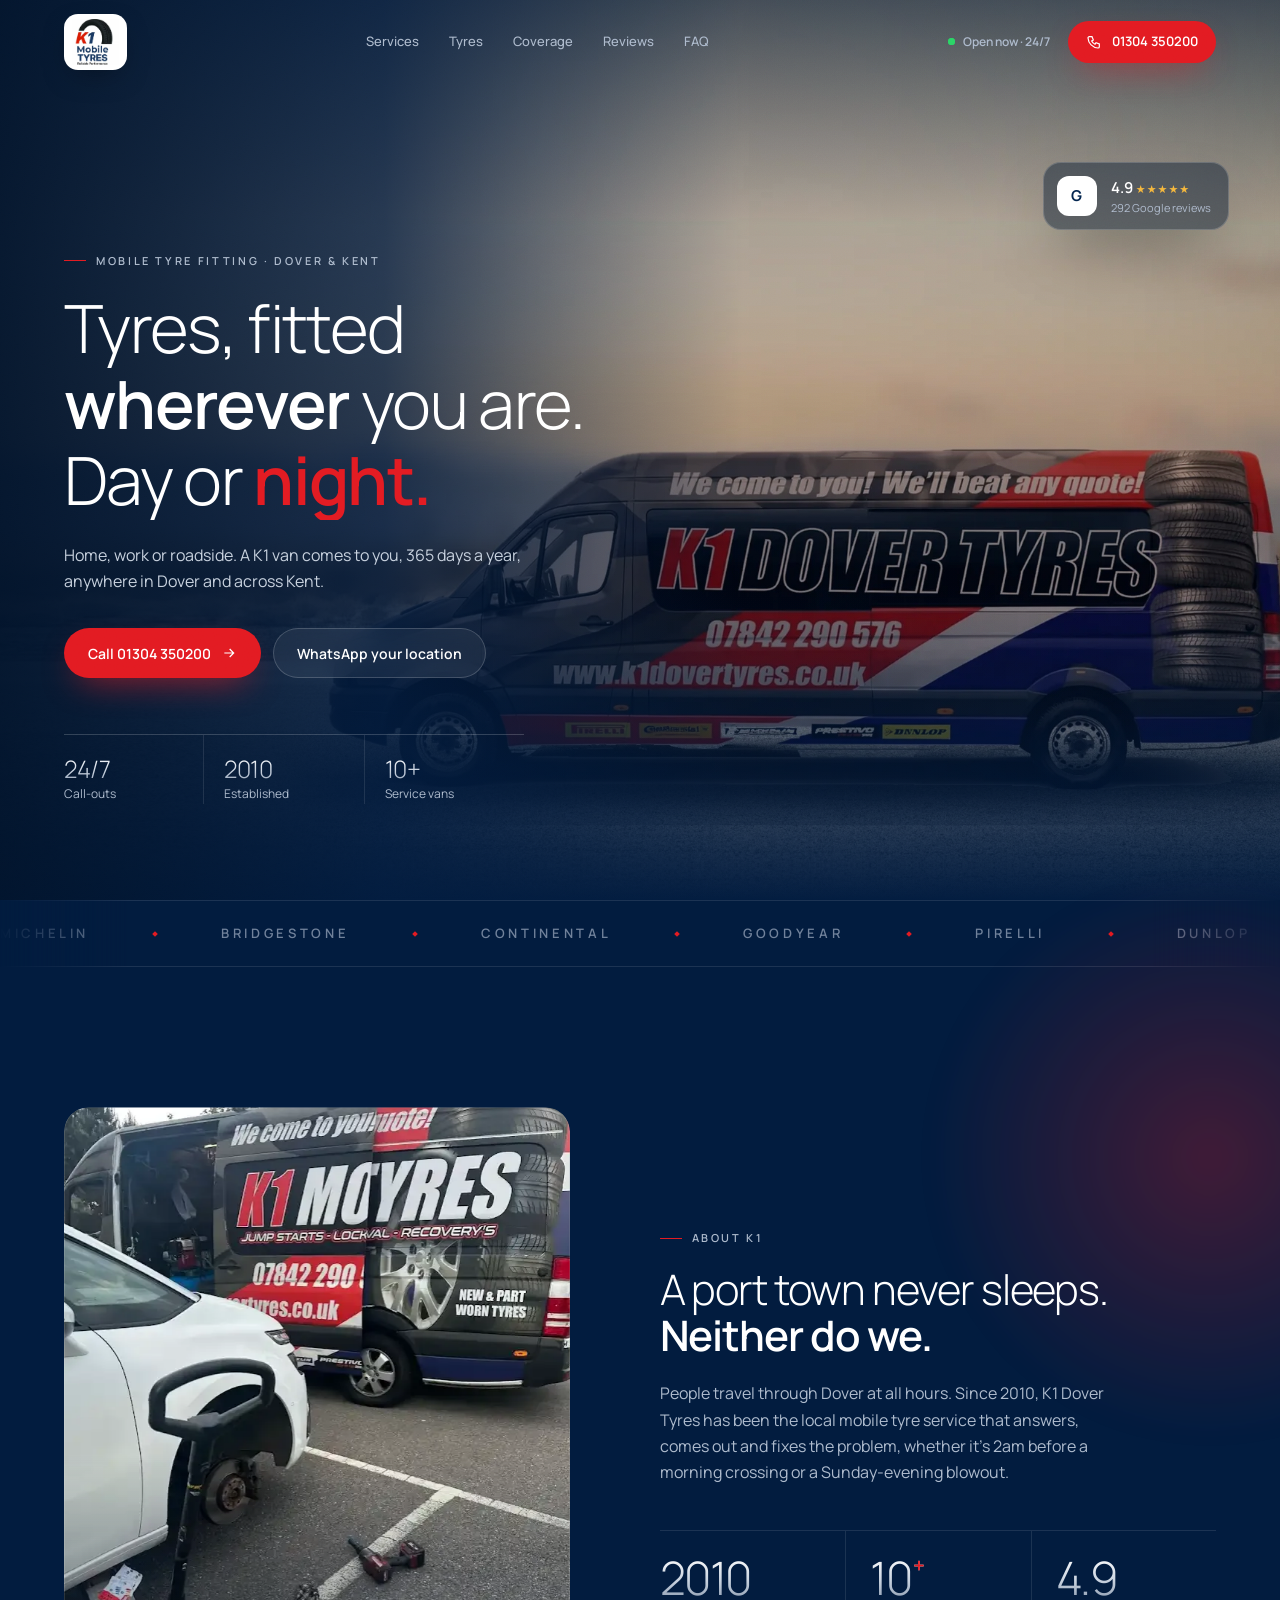
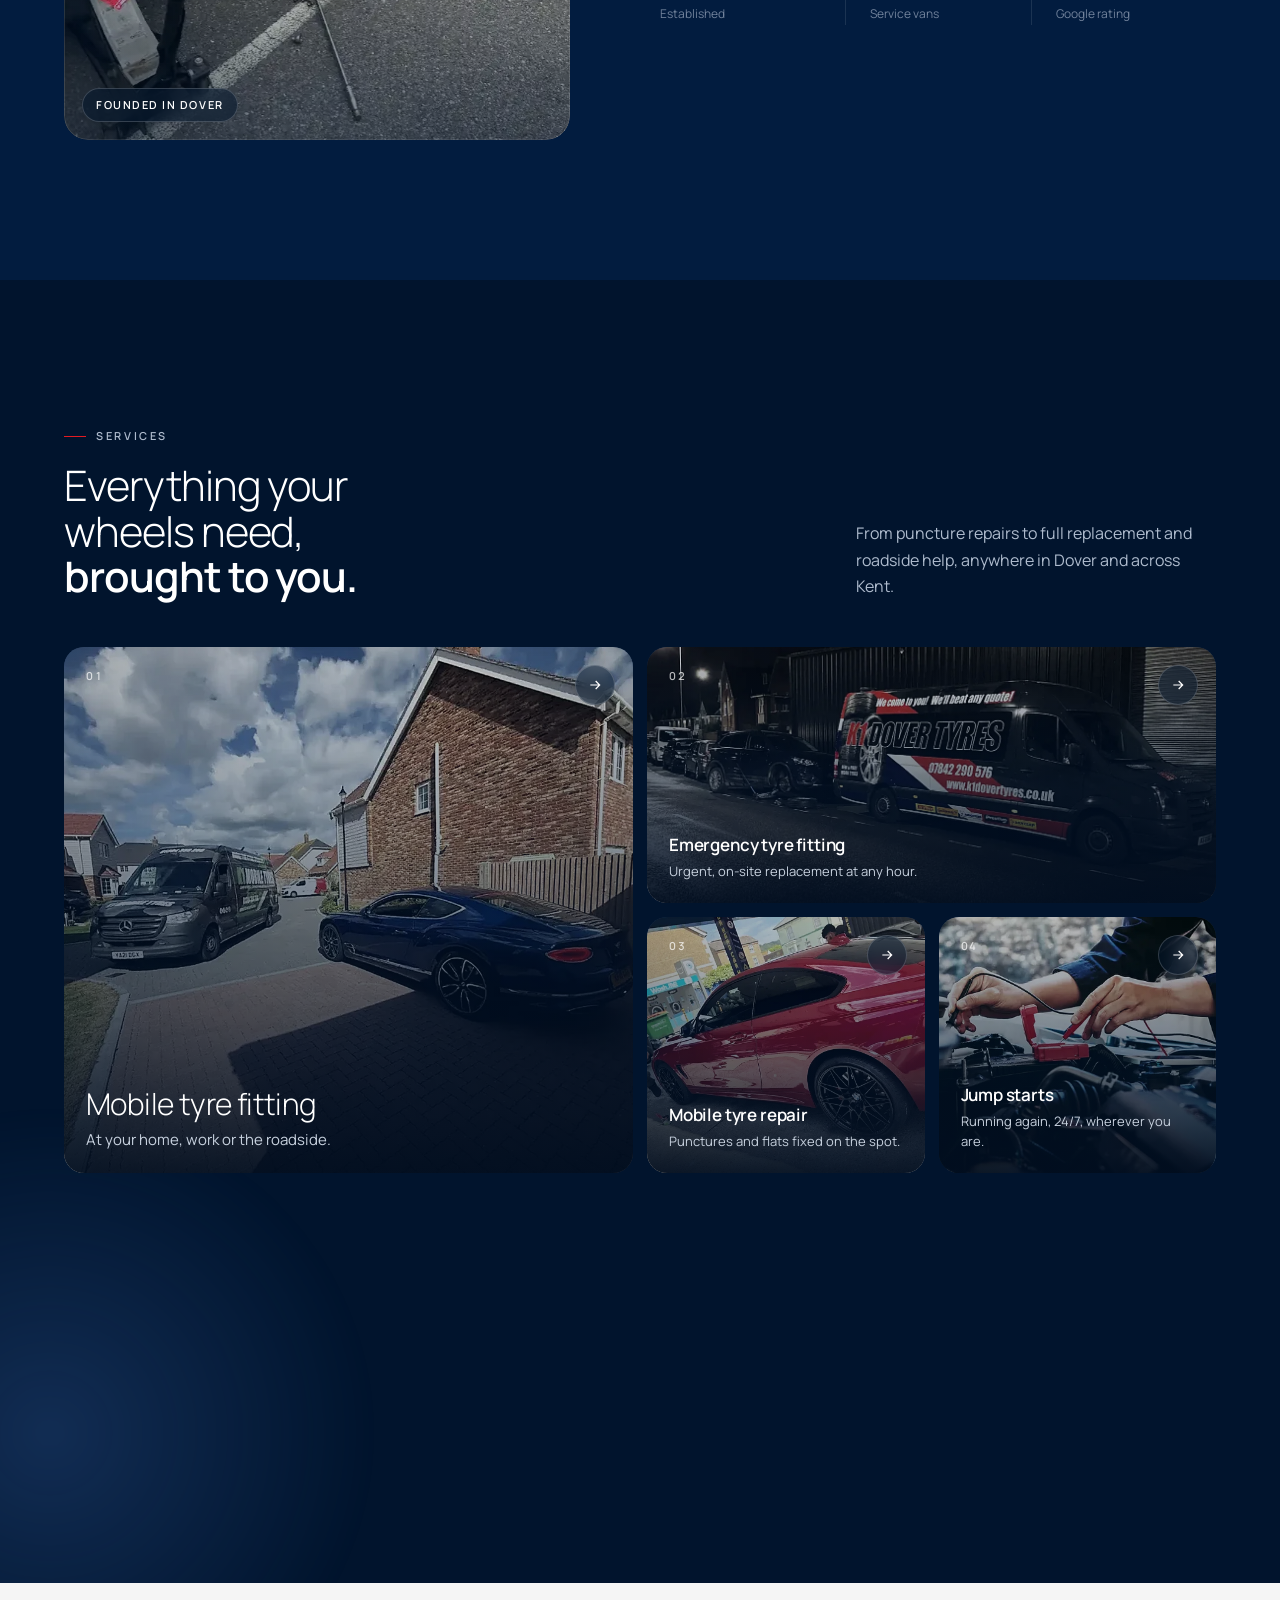
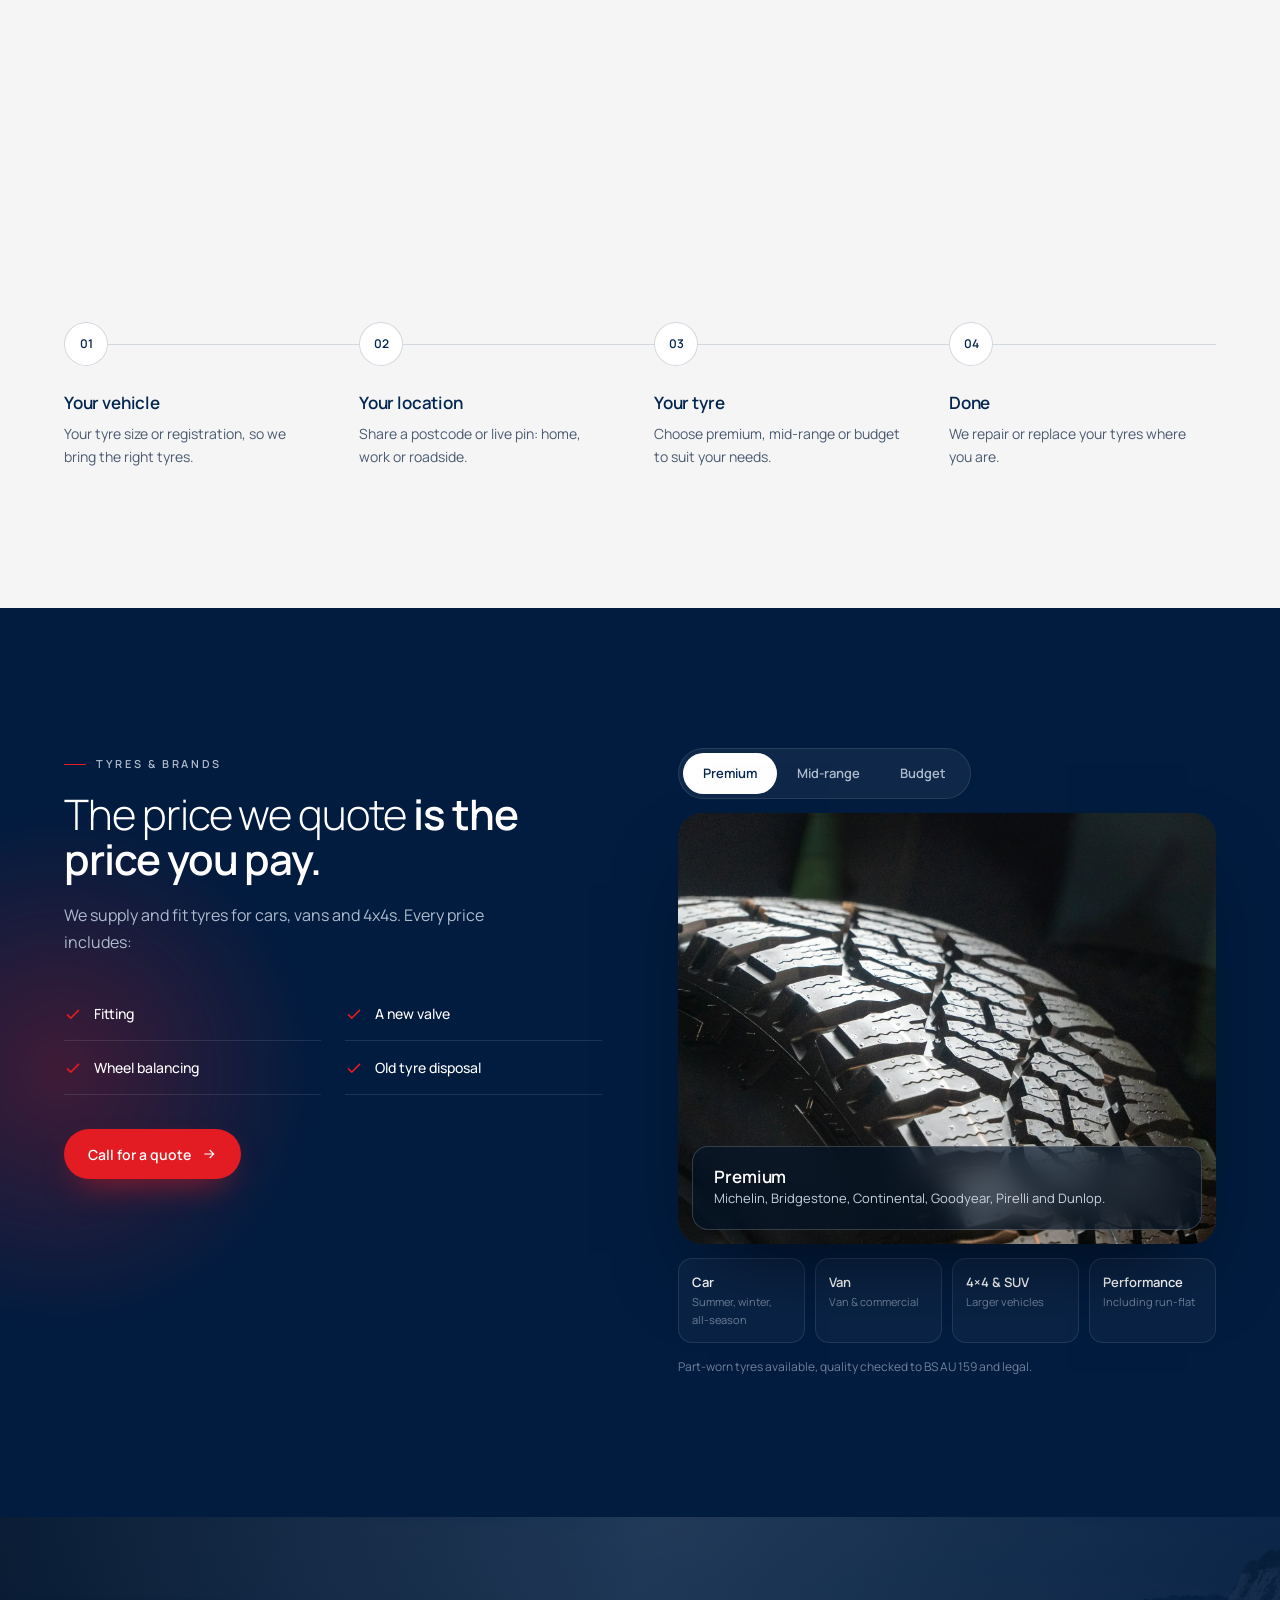
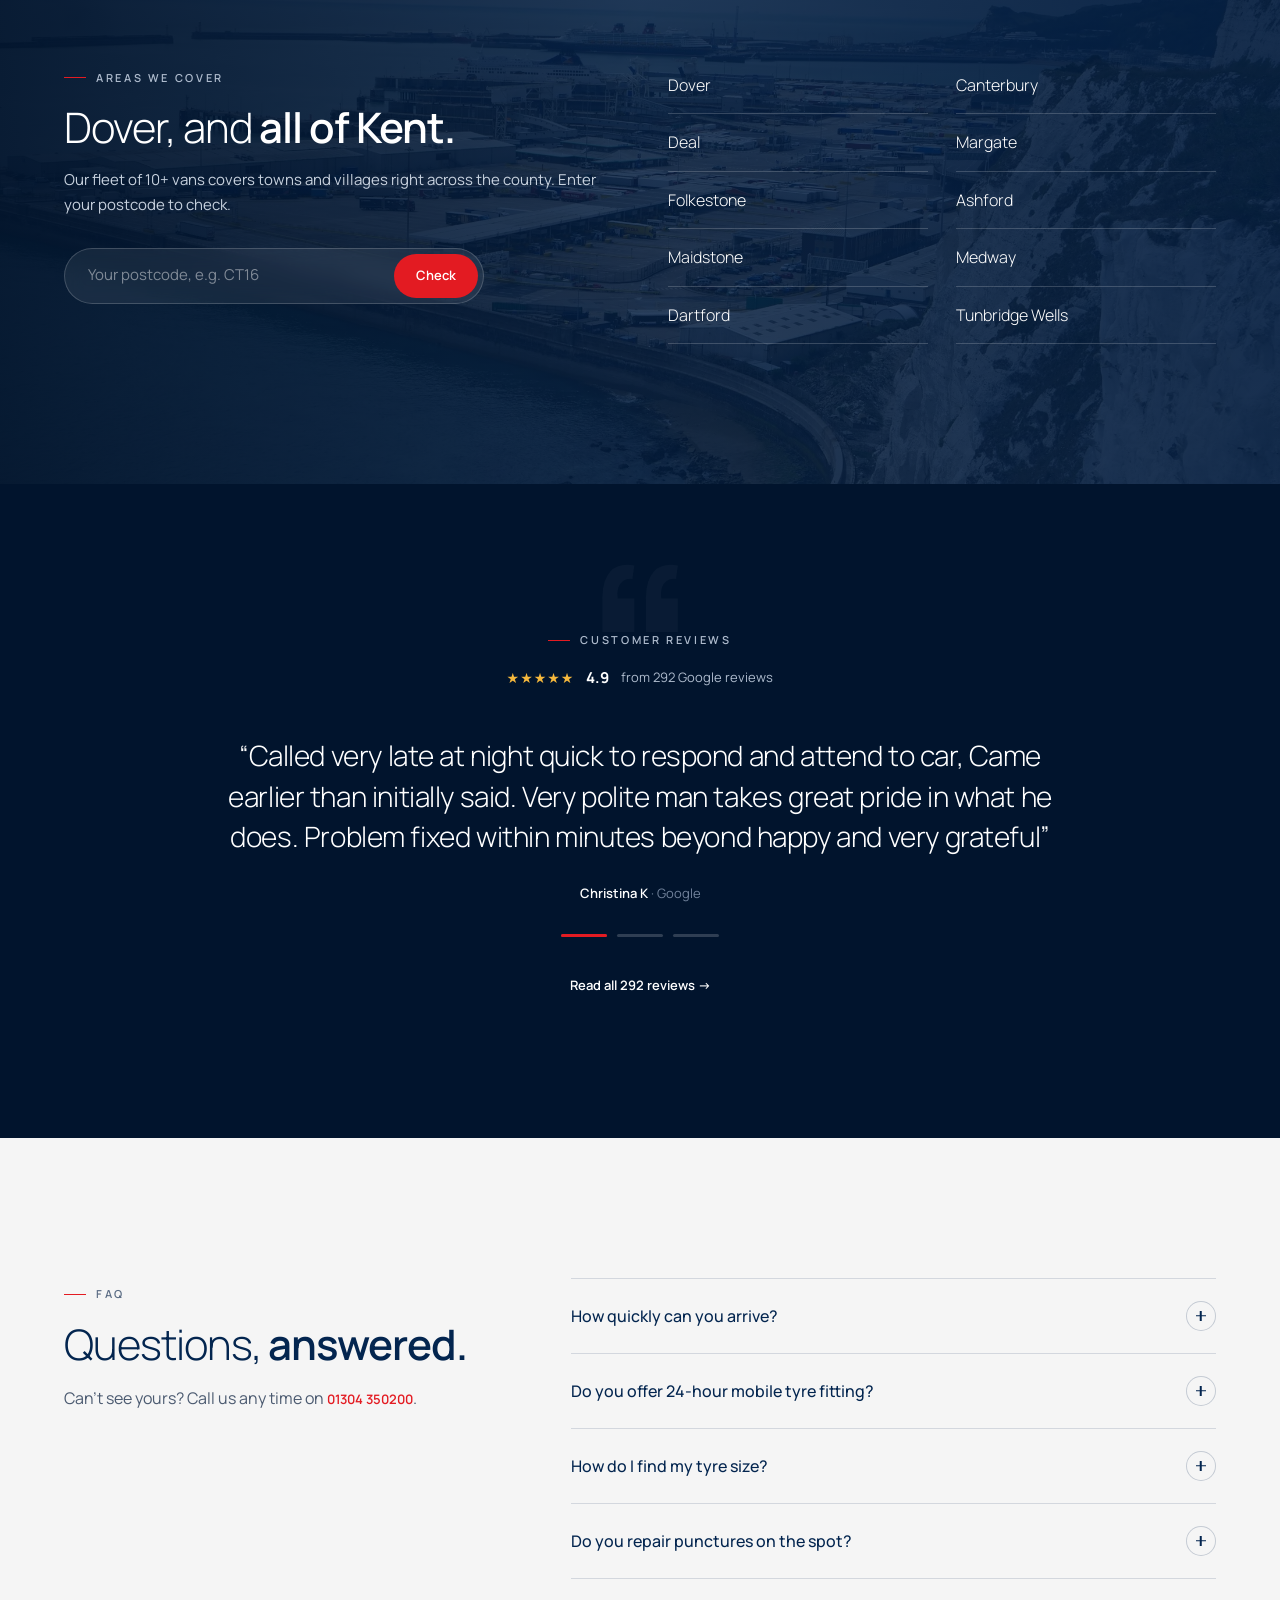
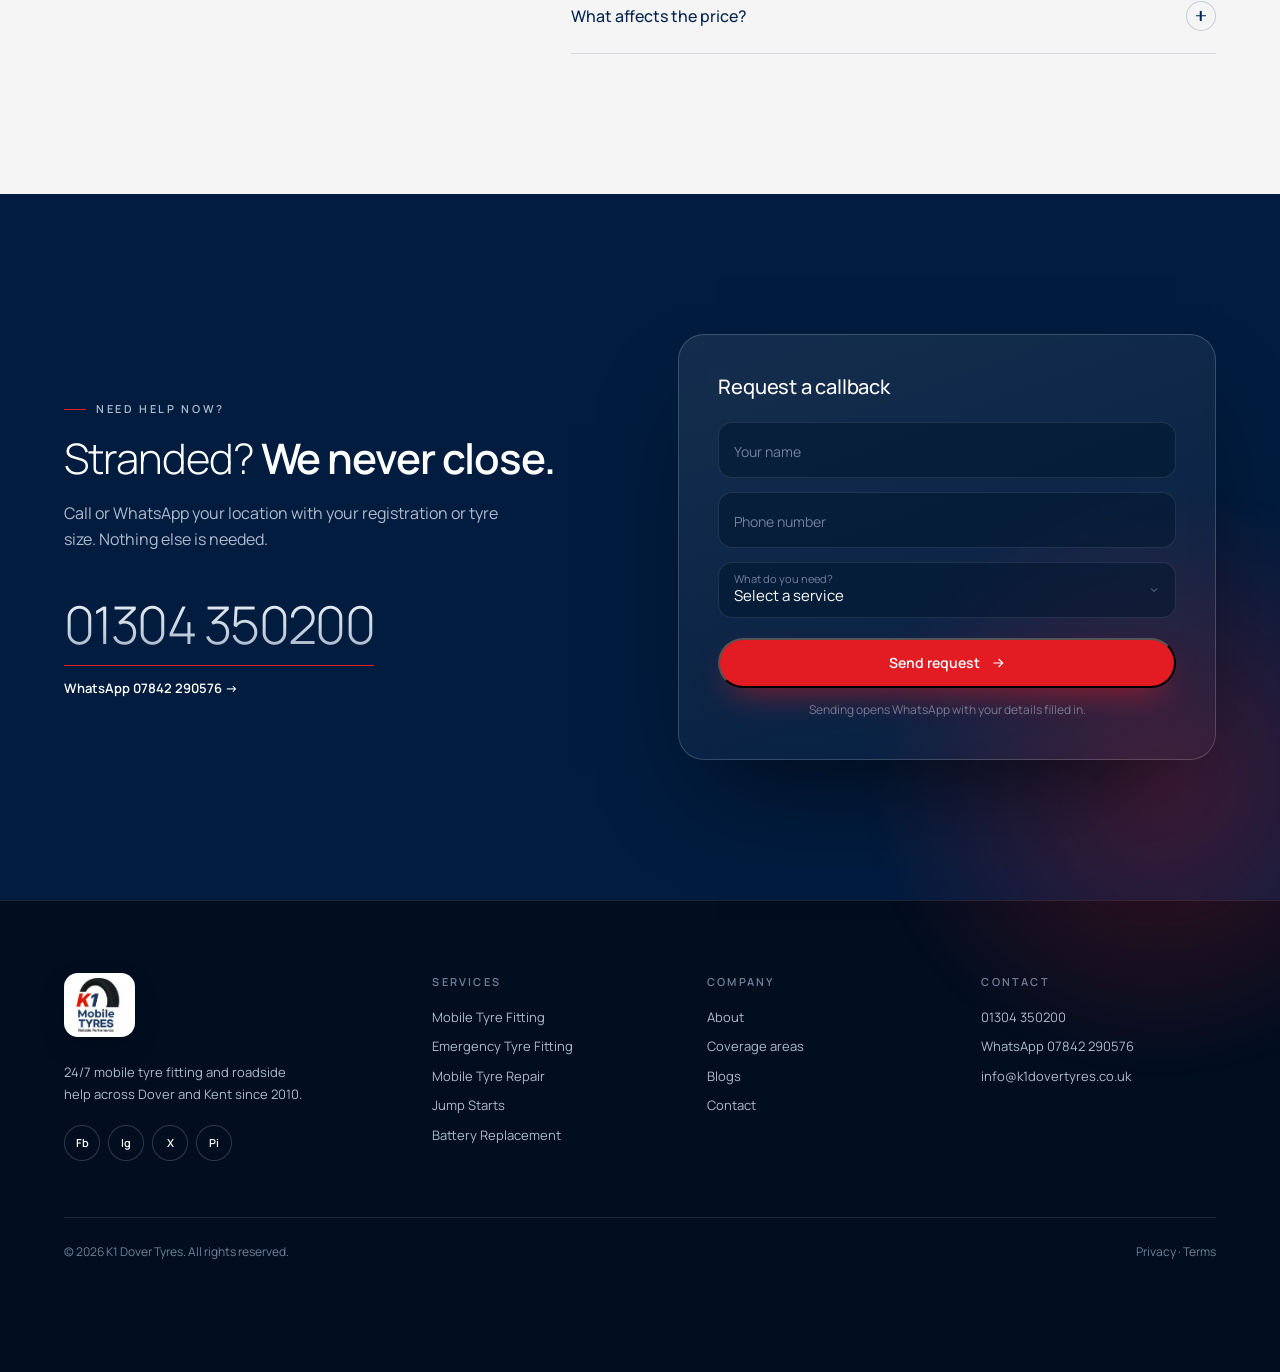
<file: V3/index.html>
<!doctype html>
<html lang="en-GB">
<head>
<meta charset="utf-8">
<meta name="viewport" content="width=device-width, initial-scale=1">
<title>24/7 Mobile Tyre Fitting Dover &amp; Kent | K1 Dover Tyres</title>
<meta name="description" content="24/7 mobile tyre fitting, repair and replacement across Dover and all of Kent. Home, work or roadside. Call K1 Dover Tyres on 01304 350200.">
<meta name="theme-color" content="#021C3F">
<link rel="icon" href="assets/images/logo.webp">
<link rel="preconnect" href="https://fonts.googleapis.com">
<link rel="preconnect" href="https://fonts.gstatic.com" crossorigin>
<link rel="stylesheet" href="https://fonts.googleapis.com/css2?family=Manrope:wght@300;400;500;600;700&display=swap">
<style>
:root{
  --n950:#010E20; --n900:#01142D; --n800:#021C3F; --n700:#03254F; --n600:#0B3468;
  --red:#E31B22; --red-d:#C71118; --grey:#F5F5F5; --grey-2:#E9EAEC;
  --t1:#FFFFFF; --t2:#AEBBCD; --t3:#71829B;
  --hl:rgba(255,255,255,.1); --hl-2:rgba(255,255,255,.18);
  --silver:linear-gradient(180deg,#FFFFFF 0%,#C9D3E0 55%,#8C9BB0 100%);
  --ease:cubic-bezier(.22,1,.36,1);
}
*{box-sizing:border-box;margin:0;padding:0}
html{scroll-behavior:smooth;-webkit-text-size-adjust:100%}
body{background:var(--n800);color:var(--t1);font-family:Manrope,system-ui,sans-serif;font-size:15px;line-height:1.65;-webkit-font-smoothing:antialiased;overflow-x:hidden}
body::after{content:"";position:fixed;inset:0;pointer-events:none;z-index:70;opacity:.05;mix-blend-mode:overlay;
  background-image:url("data:image/svg+xml,%3Csvg xmlns='http://www.w3.org/2000/svg' width='160' height='160'%3E%3Cfilter id='n'%3E%3CfeTurbulence type='fractalNoise' baseFrequency='.9' numOctaves='3' stitchTiles='stitch'/%3E%3C/filter%3E%3Crect width='100%25' height='100%25' filter='url(%23n)'/%3E%3C/svg%3E")}
img{display:block;max-width:100%}
a{color:inherit;text-decoration:none}
button,input,select{font:inherit;color:inherit}
::selection{background:var(--red);color:#fff}
.wrap{max-width:1200px;margin:0 auto;padding:0 24px}
@media (max-width:640px){.wrap{padding:0 16px}}
.skip{position:absolute;left:-999px;top:8px;background:#fff;color:var(--n700);padding:8px 14px;border-radius:8px;z-index:100}
.skip:focus{left:8px}
:focus-visible{outline:2px solid #fff;outline-offset:3px;border-radius:6px}
.light :focus-visible{outline-color:var(--n700)}

/* type */
.eyebrow{display:inline-flex;align-items:center;gap:10px;font-size:11px;font-weight:600;letter-spacing:.24em;text-transform:uppercase;color:var(--t2)}
.eyebrow::before{content:"";width:22px;height:1px;background:var(--red)}
h1,h2,h3{font-weight:300;letter-spacing:-.025em;line-height:1.08}
h1 b,h2 b{font-weight:600}
h2{font-size:clamp(28px,3.4vw,42px)}
h3{font-size:17px;font-weight:600;letter-spacing:-.01em;line-height:1.3}
.lead{font-size:16px;color:var(--t2);max-width:46ch}
.silver{background:var(--silver);-webkit-background-clip:text;background-clip:text;color:transparent}
.sec{position:relative;padding:clamp(80px,11vw,140px) 0}
.deep{background:var(--n900)}
.light{background:var(--grey);color:var(--n700)}
.light h2,.light h3{color:var(--n700)}
.light .eyebrow{color:#5B6C84}
.light .lead,.light p{color:#4B5A70}

/* buttons */
.btn{position:relative;display:inline-flex;align-items:center;gap:10px;height:50px;padding:0 24px;border-radius:999px;font-size:14px;font-weight:600;overflow:hidden;isolation:isolate;transition:transform .5s var(--ease),box-shadow .5s var(--ease),background .4s,color .4s}
.btn svg{width:16px;height:16px;transition:transform .5s var(--ease)}
.btn:hover svg.arr{transform:translateX(4px)}
.btn-red{background:var(--red);color:#fff;box-shadow:0 14px 34px -14px rgba(227,27,34,.8)}
.btn-red::after{content:"";position:absolute;inset:0;z-index:-1;background:linear-gradient(105deg,transparent 30%,rgba(255,255,255,.35) 50%,transparent 70%);transform:translateX(-120%);animation:shine 5s var(--ease) 2s infinite}
@keyframes shine{0%{transform:translateX(-120%)}25%,100%{transform:translateX(120%)}}
.btn-red:hover{background:var(--red-d);box-shadow:0 20px 44px -14px rgba(227,27,34,.95)}
.btn-glass{color:#fff;background:rgba(255,255,255,.06);box-shadow:inset 0 0 0 1px var(--hl-2);backdrop-filter:blur(10px);-webkit-backdrop-filter:blur(10px)}
.btn-glass:hover{background:#fff;color:var(--n700)}
.btn-navy{background:var(--n700);color:#fff}
.btn-navy:hover{background:var(--red)}
.link{display:inline-flex;align-items:center;gap:8px;font-size:13px;font-weight:600;background:linear-gradient(currentColor,currentColor) 0 100%/0 1px no-repeat;transition:background-size .5s var(--ease)}
.link:hover{background-size:100% 1px}

/* header */
.hdr{position:fixed;inset:0 0 auto;z-index:50;transition:background .5s,box-shadow .5s,transform .6s var(--ease)}
.hdr.solid{background:rgba(1,20,45,.78);backdrop-filter:saturate(1.4) blur(18px);-webkit-backdrop-filter:saturate(1.4) blur(18px);box-shadow:0 1px 0 var(--hl)}
.hdr.hide{transform:translateY(-100%)}
.hdr .wrap{display:flex;align-items:center;justify-content:space-between;height:84px;transition:height .5s var(--ease)}
.hdr.solid .wrap{height:68px}
.logo{display:block;background:#fff;border-radius:14px;padding:5px 8px;box-shadow:0 10px 30px -12px rgba(0,0,0,.5);transition:transform .5s var(--ease)}
.logo:hover{transform:translateY(-2px) rotate(-2deg)}
.logo img{height:46px;width:auto;transition:height .5s var(--ease)}
.hdr.solid .logo img{height:38px}
.nav{display:flex;gap:30px;font-size:13px;font-weight:500;color:var(--t2)}
.nav a{position:relative;padding:4px 0;transition:color .3s}
.nav a::after{content:"";position:absolute;left:0;right:0;bottom:-2px;height:1px;background:var(--red);transform:scaleX(0);transform-origin:right;transition:transform .5s var(--ease)}
.nav a:hover{color:#fff}
.nav a:hover::after{transform:scaleX(1);transform-origin:left}
.hdr-cta{display:flex;align-items:center;gap:18px}
.live{display:inline-flex;align-items:center;gap:8px;font-size:12px;font-weight:600;color:var(--t2)}
.dot{position:relative;width:7px;height:7px;border-radius:50%;background:#2BD467}
.dot::after{content:"";position:absolute;inset:0;border-radius:50%;background:#2BD467;animation:ping 2s var(--ease) infinite}
@keyframes ping{to{transform:scale(3);opacity:0}}
.hdr .btn{height:42px;padding:0 18px;font-size:13px}
.burger{display:none;width:42px;height:42px;border-radius:50%;box-shadow:inset 0 0 0 1px var(--hl-2);background:rgba(255,255,255,.04);border:0;cursor:pointer;place-items:center}
.burger span{display:block;width:16px;height:1.5px;background:#fff;transition:transform .4s var(--ease)}
.burger span+span{margin-top:5px}
.burger[aria-expanded=true] span:first-child{transform:translateY(3.25px) rotate(45deg)}
.burger[aria-expanded=true] span:last-child{transform:translateY(-3.25px) rotate(-45deg)}
.menu{position:fixed;inset:0;z-index:49;background:var(--n900);padding:120px 24px 40px;display:flex;flex-direction:column;gap:6px;clip-path:circle(0 at calc(100% - 40px) 42px);transition:clip-path .8s var(--ease);visibility:hidden}
.menu.open{clip-path:circle(150% at calc(100% - 40px) 42px);visibility:visible}
.menu a{font-size:30px;font-weight:300;letter-spacing:-.02em;padding:8px 0;border-bottom:1px solid var(--hl);opacity:0;transform:translateY(16px);transition:opacity .6s var(--ease),transform .6s var(--ease)}
.menu.open a{opacity:1;transform:none}
.menu.open a:nth-child(2){transition-delay:.05s}.menu.open a:nth-child(3){transition-delay:.1s}.menu.open a:nth-child(4){transition-delay:.15s}.menu.open a:nth-child(5){transition-delay:.2s}.menu.open a:nth-child(6){transition-delay:.25s}
@media (max-width:960px){.nav,.live{display:none}.burger{display:grid}}
@media (max-width:480px){.hdr .btn span.t{display:none}.hdr .btn{width:42px;padding:0;justify-content:center}}

/* hero */
.hero{position:relative;min-height:max(640px,100svh);display:flex;align-items:flex-end;overflow:hidden;background:var(--n900);isolation:isolate}
.hero-bg{position:absolute;inset:0;z-index:-2}
.hero-bg img{width:100%;height:100%;object-fit:cover;object-position:70% 60%;transform:scale(1.15);transition:transform 3.2s var(--ease)}
.loaded .hero-bg img{transform:scale(1.02)}
.hero::before{content:"";position:absolute;inset:0;z-index:-1;background:
  linear-gradient(90deg,rgba(1,20,45,.96) 0%,rgba(2,28,63,.8) 30%,rgba(2,28,63,.12) 58%,rgba(2,28,63,.05) 100%),
  linear-gradient(0deg,var(--n800) 0%,rgba(2,28,63,0) 35%),
  linear-gradient(180deg,rgba(1,20,45,.6) 0%,rgba(1,20,45,0) 25%)}
.hero .wrap{width:100%;padding-bottom:clamp(56px,8vw,96px);padding-top:140px}
.hero h1{font-size:clamp(38px,5.2vw,68px);margin:22px 0 22px;max-width:15ch}
.hero h1 .ln{display:block;overflow:hidden;padding-bottom:.06em}
.hero h1 .ln>span{display:inline-block;transform:translateY(110%);transition:transform 1.2s var(--ease)}
.loaded .hero h1 .ln>span{transform:none}
.hero h1 .ln:nth-child(2)>span{transition-delay:.1s}
.hero h1 .ln:nth-child(3)>span{transition-delay:.2s}
.hero h1 em{font-style:normal;color:var(--red);font-weight:600}
.hero .lead{margin-bottom:34px;color:#C7D1DE}
.hero-actions{display:flex;flex-wrap:wrap;gap:12px}
.fade{opacity:0;transform:translateY(14px);transition:opacity 1s var(--ease),transform 1s var(--ease)}
.loaded .fade{opacity:1;transform:none}
.loaded .fade.d1{transition-delay:.4s}.loaded .fade.d2{transition-delay:.55s}.loaded .fade.d3{transition-delay:.75s}
.hero-row{display:flex;justify-content:space-between;align-items:flex-end;gap:40px}
.hero-meta{display:flex;margin-top:56px;border-top:1px solid var(--hl-2);max-width:560px}
.hero-meta div{flex:1;padding:20px 20px 0 0;font-size:12px;color:var(--t2)}
.hero-meta div+div{padding-left:20px;border-left:1px solid var(--hl)}
.hero-meta strong{display:block;font-size:24px;font-weight:300;letter-spacing:-.02em;line-height:1.2}
.badge{position:relative;flex:none;width:150px;height:150px}
.badge svg{width:100%;height:100%}
.badge .spin{transform-origin:50% 50%;animation:spin 26s linear infinite}
@keyframes spin{to{transform:rotate(360deg)}}
.badge text{font-size:8.6px;font-weight:600;letter-spacing:3.6px;fill:#fff}
.badge a{position:absolute;inset:38px;border-radius:50%;background:var(--red);display:grid;place-items:center;transition:transform .6s var(--ease)}
.badge a:hover{transform:scale(1.08)}
.badge a svg{width:26px;height:26px}
.badge a::before{content:"";position:absolute;inset:0;border-radius:50%;box-shadow:0 0 0 0 rgba(227,27,34,.6);animation:halo 2.4s var(--ease) infinite}
@keyframes halo{to{box-shadow:0 0 0 22px rgba(227,27,34,0)}}
.glass{position:absolute;right:clamp(16px,4vw,56px);top:clamp(110px,18vh,170px);display:flex;align-items:center;gap:14px;padding:14px 18px 14px 14px;border-radius:18px;background:rgba(1,20,45,.45);backdrop-filter:blur(16px);-webkit-backdrop-filter:blur(16px);box-shadow:inset 0 0 0 1px var(--hl-2),0 30px 60px -20px rgba(0,0,0,.5);animation:float 7s ease-in-out infinite}
@keyframes float{50%{transform:translateY(-10px)}}
.glass .g{display:grid;place-items:center;width:40px;height:40px;border-radius:12px;background:#fff;color:var(--n700);font-weight:700}
.glass small{display:block;font-size:11px;color:var(--t2);line-height:1.3}
.glass b{font-size:15px;font-weight:600}
.stars{color:#F5B83D;letter-spacing:1px;font-size:11px}
@media (max-width:860px){
  .hero{display:block;min-height:0;background:var(--n800)}
  .hero::before{display:none}
  .hero-bg{position:relative;display:block;aspect-ratio:1200/787;margin-top:84px;overflow:hidden}
  .hero-bg img{object-position:center}
  .hero-bg::after{content:"";position:absolute;inset:0;background:linear-gradient(0deg,var(--n800) 0%,rgba(2,28,63,0) 45%),linear-gradient(180deg,rgba(2,28,63,.5),rgba(2,28,63,0) 30%)}
  .hero .wrap{padding-top:4px}
  .hero h1{margin-top:16px}
  .glass{top:96px;right:16px;padding:10px 14px 10px 10px}
  .glass .g{width:32px;height:32px}
  .hero-meta{margin-top:40px}
  .hero-meta div{padding-right:12px}.hero-meta div+div{padding-left:12px}
  .hero-meta strong{font-size:20px}
}

/* marquee */
.marquee{background:var(--n800);border-block:1px solid var(--hl);padding:22px 0;overflow:hidden;-webkit-mask:linear-gradient(90deg,transparent,#000 10%,#000 90%,transparent);mask:linear-gradient(90deg,transparent,#000 10%,#000 90%,transparent)}
.track{display:flex;gap:64px;width:max-content;animation:marq 40s linear infinite}
.marquee:hover .track{animation-play-state:paused}
.track span{font-size:13px;font-weight:600;letter-spacing:.28em;text-transform:uppercase;color:var(--t3);display:flex;align-items:center;gap:64px;white-space:nowrap;transition:color .3s}
.track span:hover{color:#fff}
.track span::after{content:"";width:4px;height:4px;transform:rotate(45deg);background:var(--red)}
@keyframes marq{to{transform:translateX(-50%)}}

/* reveal */
[data-r]{opacity:0;transform:translateY(28px);transition:opacity 1.1s var(--ease),transform 1.1s var(--ease);transition-delay:var(--d,0s)}
[data-r].in{opacity:1;transform:none}
.mask{clip-path:inset(14% 0 14% 0 round 24px);transition:clip-path 1.4s var(--ease)}
.mask.in{clip-path:inset(0 0 0 0 round 24px)}

/* orbs */
.orb{position:absolute;border-radius:50%;pointer-events:none;filter:blur(10px);z-index:0}
.orb.r{background:radial-gradient(circle,rgba(227,27,34,.28),transparent 65%)}
.orb.b{background:radial-gradient(circle,rgba(70,120,200,.25),transparent 65%)}
.orb.a{animation:drift 16s ease-in-out infinite}
@keyframes drift{50%{transform:translate(-70px,60px)}}
.sec>.wrap{position:relative;z-index:1}

/* about */
.intro{display:grid;grid-template-columns:1fr 1.1fr;gap:clamp(40px,7vw,110px);align-items:center}
.intro .pic{position:relative;aspect-ratio:4/5;border-radius:24px;overflow:hidden;box-shadow:0 40px 80px -30px rgba(0,0,0,.6)}
.intro .pic img{width:100%;height:120%;object-fit:cover;will-change:transform}
.intro .pic::after{content:"";position:absolute;inset:0;border-radius:inherit;box-shadow:inset 0 0 0 1px rgba(255,255,255,.12);background:linear-gradient(0deg,rgba(1,20,45,.55),transparent 45%)}
.intro .tag{position:absolute;left:18px;bottom:18px;z-index:1;padding:8px 14px;border-radius:999px;background:rgba(1,20,45,.5);backdrop-filter:blur(10px);box-shadow:inset 0 0 0 1px var(--hl-2);font-size:11px;font-weight:600;letter-spacing:.14em;text-transform:uppercase}
.intro h2{margin:20px 0 22px}
.stats{display:grid;grid-template-columns:repeat(3,1fr);margin-top:44px;border-top:1px solid var(--hl)}
.stats>div{padding:24px 0 0}
.stats>div+div{padding-left:24px;border-left:1px solid var(--hl)}
.stats strong{display:block;font-size:clamp(32px,3.6vw,46px);font-weight:300;letter-spacing:-.03em;line-height:1}
.stats strong sup{font-size:.45em;-webkit-text-fill-color:var(--red);font-weight:600;vertical-align:top;margin-left:2px}
.stats>div>span{font-size:12px;color:var(--t3)}
@media (max-width:860px){.intro{grid-template-columns:1fr}.intro .pic{aspect-ratio:4/3}}

/* services */
.svc-head{display:flex;justify-content:space-between;align-items:end;gap:32px;margin-bottom:48px;flex-wrap:wrap}
.svc-head h2{margin-top:18px;max-width:16ch}
.svc{list-style:none;display:grid;grid-template-columns:repeat(4,1fr);grid-auto-rows:clamp(210px,20vw,270px);gap:14px}
.svc li.big{grid-column:span 2;grid-row:span 2}
.svc li.wide{grid-column:span 2}
.svc a{position:relative;display:flex;flex-direction:column;justify-content:flex-end;height:100%;padding:22px;border-radius:20px;overflow:hidden;isolation:isolate;background:var(--n800);box-shadow:inset 0 0 0 1px var(--hl);transition:transform .6s var(--ease),box-shadow .6s var(--ease)}
.svc a img{position:absolute;inset:0;z-index:-2;width:100%;height:100%;object-fit:cover;transform:scale(1.04);filter:saturate(.85);transition:transform 1.2s var(--ease),filter .6s}
.svc a::before{content:"";position:absolute;inset:0;z-index:-1;background:linear-gradient(0deg,rgba(1,14,32,.94) 0%,rgba(1,20,45,.55) 45%,rgba(1,20,45,.1) 100%);transition:opacity .6s}
.svc a::after{content:"";position:absolute;left:22px;right:22px;bottom:0;height:2px;background:var(--red);transform:scaleX(0);transform-origin:left;transition:transform .7s var(--ease)}
.svc a:hover{transform:translateY(-4px);box-shadow:inset 0 0 0 1px var(--hl-2),0 30px 60px -30px rgba(0,0,0,.7)}
.svc a:hover img{transform:scale(1.12);filter:saturate(1)}
.svc a:hover::after{transform:scaleX(1)}
.svc .n{position:absolute;left:22px;top:20px;font-size:11px;font-weight:600;letter-spacing:.14em;color:rgba(255,255,255,.7);font-variant-numeric:tabular-nums}
.svc h3{font-size:17px;font-weight:600;letter-spacing:-.01em;color:#fff}
.svc p{margin-top:6px;font-size:13px;line-height:1.5;color:#C7D1DE;max-width:34ch}
.svc .big h3{font-size:clamp(22px,2.4vw,30px);font-weight:300;letter-spacing:-.02em}
.svc .big p{font-size:15px}
.svc .go{position:absolute;right:18px;top:18px;width:40px;height:40px;border-radius:50%;display:grid;place-items:center;background:rgba(1,20,45,.45);backdrop-filter:blur(8px);box-shadow:inset 0 0 0 1px var(--hl-2);transition:background .4s,box-shadow .4s,transform .6s var(--ease)}
.svc .go svg{width:16px;height:16px}
.svc a:hover .go{background:var(--red);box-shadow:none;transform:rotate(-45deg)}
@media (max-width:960px){
  .svc{grid-template-columns:repeat(2,1fr);grid-auto-rows:200px}
  .svc li.big{grid-row:span 1}
  .svc li.big a{min-height:280px}
}
@media (max-width:560px){
  .svc{grid-template-columns:1fr;grid-auto-rows:auto;gap:12px}
  .svc li.big,.svc li.wide{grid-column:auto}
  .svc a{min-height:180px;padding:18px}
  .svc li.big a{min-height:260px}
  .svc .n{left:18px;top:16px}
}

/* process (light) */
.steps{position:relative;display:grid;grid-template-columns:repeat(4,1fr);gap:28px;margin-top:64px}
.steps .rail{position:absolute;left:0;right:0;top:22px;height:1px;background:#D3D7DE}
.steps .rail i{position:absolute;inset:0;background:var(--red);transform:scaleX(var(--p,0));transform-origin:left}
.step .bub{position:relative;z-index:1;width:44px;height:44px;border-radius:50%;display:grid;place-items:center;background:#fff;box-shadow:inset 0 0 0 1px #D3D7DE;font-size:12px;font-weight:600;color:var(--n700);transition:background .6s,color .6s,box-shadow .6s,transform .6s var(--ease)}
.step.on .bub{background:var(--n700);color:#fff;box-shadow:0 10px 24px -8px rgba(3,37,79,.6);transform:scale(1.06)}
.step h3{margin:26px 0 8px}
.step p{font-size:14px;max-width:28ch}
@media (max-width:860px){
  .steps{grid-template-columns:1fr;gap:34px;padding-left:64px}
  .steps .rail{left:22px;right:auto;top:0;bottom:0;width:1px;height:auto}
  .steps .rail i{transform:scaleY(var(--p,0));transform-origin:top}
  .step{position:relative}
  .step .bub{position:absolute;left:-64px;top:-10px}
  .step h3{margin-top:0}
}

/* tyres */
.tyres{display:grid;grid-template-columns:1fr 1fr;gap:clamp(40px,6vw,90px);align-items:start}
.tyres h2{margin:18px 0 20px}
.incl{list-style:none;margin-top:32px;display:grid;grid-template-columns:1fr 1fr;gap:0 24px}
.incl li{display:flex;align-items:center;gap:12px;padding:15px 0;border-bottom:1px solid var(--hl);font-size:14px;font-weight:500}
.incl svg{width:18px;height:18px;flex:none;color:var(--red)}
.incl path{stroke-dasharray:30;stroke-dashoffset:30;transition:stroke-dashoffset .9s var(--ease) var(--d,0s)}
.incl.in path{stroke-dashoffset:0}
.tiers{display:flex;flex-direction:column;gap:14px}
.tabs{display:inline-flex;padding:5px;border-radius:999px;background:rgba(255,255,255,.05);box-shadow:inset 0 0 0 1px var(--hl);position:relative;align-self:flex-start}
.tabs button{position:relative;z-index:1;border:0;background:none;padding:10px 20px;border-radius:999px;font-size:13px;font-weight:600;color:var(--t2);cursor:pointer;transition:color .4s}
.tabs button[aria-selected=true]{color:var(--n700)}
.tabs .pill{position:absolute;top:5px;bottom:5px;left:0;border-radius:999px;background:#fff;transition:transform .6s var(--ease),width .6s var(--ease)}
.tier-card{position:relative;border-radius:24px;overflow:hidden;aspect-ratio:5/4;background:var(--n900);box-shadow:0 40px 80px -30px rgba(0,0,0,.6),inset 0 0 0 1px var(--hl)}
.tier-card img{position:absolute;inset:0;width:100%;height:100%;object-fit:cover}
.tier-card .ov{position:absolute;inset:auto 14px 14px 14px;padding:20px 22px;border-radius:16px;background:rgba(1,20,45,.55);backdrop-filter:blur(14px);-webkit-backdrop-filter:blur(14px);box-shadow:inset 0 0 0 1px var(--hl-2)}
.tier-card .ov p{font-size:13px;color:#C7D1DE;transition:opacity .35s,transform .5s var(--ease)}
.tier-card .ov h3{transition:opacity .35s,transform .5s var(--ease)}
.tier-card.swap .ov p,.tier-card.swap .ov h3{opacity:0;transform:translateY(8px)}
.types{display:grid;grid-template-columns:repeat(4,1fr);gap:10px}
.types div{padding:14px;border-radius:14px;background:rgba(255,255,255,.03);box-shadow:inset 0 0 0 1px var(--hl);font-size:13px;font-weight:600;transition:box-shadow .4s,transform .5s var(--ease),background .4s}
.types div:hover{box-shadow:inset 0 0 0 1px rgba(255,255,255,.5);background:rgba(255,255,255,.06);transform:translateY(-3px)}
.types small{display:block;font-weight:400;color:var(--t3);font-size:11px}
.note{font-size:12px;color:var(--t3)}
@media (max-width:860px){.tyres{grid-template-columns:1fr}.types{grid-template-columns:1fr 1fr}.incl{grid-template-columns:1fr}}

/* coverage */
.cover{position:relative;overflow:hidden;background:url(assets/images/dover-aerial.webp) center/cover;isolation:isolate}
.cover::before{content:"";position:absolute;inset:0;z-index:-1;background:linear-gradient(90deg,rgba(1,20,45,.95),rgba(2,28,63,.82) 50%,rgba(2,28,63,.9))}
.cover .wrap{display:grid;grid-template-columns:1fr 1fr;gap:56px;align-items:center}
.cover h2{margin:18px 0 18px}
.cover p{color:#C7D1DE}
.pc{display:flex;gap:8px;margin-top:30px;padding:6px;border-radius:999px;background:rgba(255,255,255,.07);box-shadow:inset 0 0 0 1px var(--hl-2);max-width:420px;backdrop-filter:blur(10px);transition:box-shadow .4s}
.pc:focus-within{box-shadow:inset 0 0 0 1px rgba(255,255,255,.55)}
.pc input{flex:1;min-width:0;background:none;border:0;outline:0;padding:0 18px;color:#fff;text-transform:uppercase;letter-spacing:.06em}
.pc input::placeholder{color:rgba(255,255,255,.45);text-transform:none;letter-spacing:0}
.pc button{height:44px;padding:0 22px;border:0;border-radius:999px;background:var(--red);color:#fff;font-weight:600;font-size:13px;cursor:pointer;transition:background .3s}
.pc button:hover{background:var(--red-d)}
.pc-out{margin-top:14px;font-size:13px;min-height:22px}
.pc-out a{text-decoration:underline;font-weight:600}
.towns{display:grid;grid-template-columns:1fr 1fr;gap:0 28px}
.towns a{display:flex;justify-content:space-between;align-items:center;padding:15px 0;border-bottom:1px solid var(--hl-2);font-size:16px;font-weight:300;transition:padding .5s var(--ease)}
.towns a span{opacity:0;transform:translateX(-6px);transition:opacity .4s,transform .5s var(--ease);color:var(--red)}
.towns a:hover{padding-left:8px}
.towns a:hover span{opacity:1;transform:none}
@media (max-width:860px){.cover .wrap{grid-template-columns:1fr;gap:36px}}

/* reviews */
.rev{text-align:center;overflow:hidden}
.rev .score{display:inline-flex;align-items:center;gap:12px;margin-top:16px;font-size:13px;color:var(--t2)}
.rev .score b{font-size:15px;color:#fff}
.quotes{position:relative;max-width:840px;margin:44px auto 0}
.q{position:absolute;inset:0 0 auto;opacity:0;pointer-events:none}
.q.on{opacity:1;pointer-events:auto}
.q blockquote{font-size:clamp(20px,2.4vw,28px);font-weight:300;letter-spacing:-.015em;line-height:1.45}
.q blockquote .w{display:inline-block;opacity:0;transform:translateY(12px);filter:blur(4px);transition:opacity .7s var(--ease),transform .7s var(--ease),filter .7s var(--ease)}
.q.on blockquote .w{opacity:1;transform:none;filter:none}
.q cite{display:block;margin-top:26px;font-style:normal;font-size:13px;font-weight:600;opacity:0;transition:opacity .6s .6s}
.q.on cite{opacity:1}
.q cite span{font-weight:400;color:var(--t3)}
.dots{display:flex;justify-content:center;gap:10px;margin-top:30px}
.dots button{position:relative;width:46px;height:3px;border:0;border-radius:3px;background:var(--hl-2);cursor:pointer;overflow:hidden}
.dots button::after{content:"";position:absolute;inset:0;background:var(--red);transform:scaleX(0);transform-origin:left}
.dots button.on::after{animation:fill 7s linear forwards}
.dots button.done::after{transform:scaleX(1)}
@keyframes fill{to{transform:scaleX(1)}}
.bigq{position:absolute;left:50%;top:40px;transform:translateX(-50%);font-size:260px;line-height:1;font-weight:700;color:rgba(255,255,255,.03);pointer-events:none}

/* faq (light) */
.faq{display:grid;grid-template-columns:.8fr 1.2fr;gap:clamp(40px,6vw,90px)}
.faq h2{margin-top:18px}
.acc{border-top:1px solid #D3D7DE}
.acc details{border-bottom:1px solid #D3D7DE}
.acc summary{list-style:none;display:flex;justify-content:space-between;align-items:center;gap:20px;padding:22px 0;cursor:pointer;font-size:16px;font-weight:500;color:var(--n700)}
.acc summary::-webkit-details-marker{display:none}
.acc .pm{position:relative;flex:none;width:30px;height:30px;border-radius:50%;box-shadow:inset 0 0 0 1px #C5CBD4;transition:background .4s,transform .6s var(--ease)}
.acc .pm::before,.acc .pm::after{content:"";position:absolute;left:50%;top:50%;width:10px;height:1.5px;background:var(--n700);transform:translate(-50%,-50%);transition:transform .5s var(--ease),background .4s}
.acc .pm::after{transform:translate(-50%,-50%) rotate(90deg)}
.acc details[open] .pm{background:var(--red);box-shadow:none;transform:rotate(180deg)}
.acc details[open] .pm::before,.acc details[open] .pm::after{background:#fff}
.acc details[open] .pm::after{transform:translate(-50%,-50%) rotate(0)}
.acc .body{overflow:hidden;transition:height .6s var(--ease)}
.acc .body p{padding:0 50px 24px 0;font-size:14px}
@media (max-width:860px){.faq{grid-template-columns:1fr}}

/* contact */
.cta{display:grid;grid-template-columns:1fr 1fr;gap:clamp(40px,6vw,90px);align-items:center}
.cta h2{margin:18px 0 18px}
.big-phone{display:inline-block;margin:30px 0 8px;font-size:clamp(32px,4.2vw,52px);font-weight:300;letter-spacing:-.03em;position:relative}
.big-phone::after{content:"";position:absolute;left:0;right:0;bottom:2px;height:1px;background:var(--red);transform-origin:left;transition:transform .6s var(--ease)}
.big-phone:hover::after{transform:scaleX(0);transform-origin:right}
.form{position:relative;border-radius:26px;padding:clamp(24px,3.4vw,40px);background:linear-gradient(160deg,rgba(255,255,255,.08),rgba(255,255,255,.02));box-shadow:inset 0 0 0 1px var(--hl-2),0 50px 100px -40px rgba(0,0,0,.7);backdrop-filter:blur(14px)}
.form h3{font-size:20px;font-weight:500;margin-bottom:22px}
.fld{position:relative;margin-bottom:14px}
.fld input,.fld select{width:100%;height:56px;padding:20px 16px 6px;border:0;border-radius:14px;background:rgba(1,20,45,.5);box-shadow:inset 0 0 0 1px var(--hl);outline:0;font-size:15px;appearance:none;transition:box-shadow .3s,background .3s}
.fld select{padding-top:18px}
.fld select option{background:var(--n800)}
.fld input:focus,.fld select:focus{background:rgba(1,20,45,.8);box-shadow:inset 0 0 0 1.5px rgba(255,255,255,.7)}
.fld label{position:absolute;left:16px;top:18px;font-size:14px;color:var(--t3);pointer-events:none;transition:font-size .35s var(--ease),top .35s var(--ease)}
.fld input:focus+label,.fld input:not(:placeholder-shown)+label,.fld select+label{top:8px;font-size:11px}
.fld .chev{position:absolute;right:16px;top:22px;width:12px;height:12px;pointer-events:none;color:var(--t3)}
.form .btn{width:100%;justify-content:center;margin-top:6px}
.err{display:none;font-size:12px;color:#FF8A8E;margin-top:10px}
.err.on{display:block}
.form small{display:block;margin-top:12px;font-size:12px;color:var(--t3);text-align:center}
@media (max-width:860px){.cta{grid-template-columns:1fr}}

/* footer */
footer{background:var(--n950);padding:72px 0 110px;border-top:1px solid var(--hl)}
.ft{display:grid;grid-template-columns:1.4fr 1fr 1fr 1fr;gap:40px}
.ft .logo{display:inline-block;margin-bottom:18px}
.ft .logo img{height:54px}
.ft p{font-size:13px;color:var(--t2);max-width:30ch}
.ft h4{font-size:11px;font-weight:600;letter-spacing:.2em;text-transform:uppercase;color:var(--t3);margin-bottom:16px}
.ft ul{list-style:none;display:grid;gap:8px;font-size:13px}
.ft ul a{color:var(--t2);transition:color .3s}
.ft ul a:hover{color:#fff}
.legal{display:flex;justify-content:space-between;flex-wrap:wrap;gap:12px;margin-top:56px;padding-top:24px;border-top:1px solid var(--hl);font-size:12px;color:var(--t3)}
.legal a:hover{color:#fff}
.social{display:flex;gap:8px;margin-top:20px}
.social a{width:36px;height:36px;border-radius:50%;display:grid;place-items:center;box-shadow:inset 0 0 0 1px var(--hl-2);font-size:11px;font-weight:600;transition:background .3s,box-shadow .3s}
.social a:hover{background:var(--red);box-shadow:none}
@media (max-width:860px){.ft{grid-template-columns:1fr 1fr}.ft>div:first-child{grid-column:1/-1}}

.mbar{position:fixed;left:12px;right:12px;bottom:12px;z-index:45;display:none;gap:8px;padding:6px;border-radius:999px;background:rgba(1,20,45,.8);backdrop-filter:blur(16px);-webkit-backdrop-filter:blur(16px);box-shadow:0 20px 40px -14px rgba(0,0,0,.6),inset 0 0 0 1px var(--hl-2);transform:translateY(140%);transition:transform .7s var(--ease)}
.mbar.on{transform:none}
.mbar a{flex:1;height:46px;border-radius:999px;display:flex;align-items:center;justify-content:center;font-size:14px;font-weight:600}
.mbar a:first-child{background:var(--red)}
@media (max-width:760px){.mbar{display:flex}}
.prog{position:fixed;left:0;top:0;height:2px;width:100%;background:var(--red);transform:scaleX(0);transform-origin:left;z-index:60}

@media (prefers-reduced-motion:reduce){
  *,*::before,*::after{animation:none!important;transition:none!important}
  [data-r],.fade,.hero h1 .ln>span,.q blockquote .w{opacity:1!important;transform:none!important;filter:none!important}
  .mask{clip-path:none!important}
}
</style>
</head>
<body>
<a class="skip" href="#main">Skip to content</a>
<div class="prog" id="prog"></div>

<header class="hdr" id="hdr">
  <div class="wrap">
    <a class="logo" href="#top" aria-label="K1 Dover Tyres home"><img src="assets/images/logo.webp" alt="K1 Mobile Tyres"></a>
    <nav class="nav" aria-label="Primary">
      <a href="#services">Services</a><a href="#tyres">Tyres</a><a href="#coverage">Coverage</a><a href="#reviews">Reviews</a><a href="#faq">FAQ</a>
    </nav>
    <div class="hdr-cta">
      <span class="live"><i class="dot"></i>Open now · 24/7</span>
      <a class="btn btn-red" href="tel:01304350200" aria-label="Call 01304 350200">
        <svg viewBox="0 0 24 24" fill="none" stroke="currentColor" stroke-width="1.8"><path d="M5 4h4l2 5-2.5 1.5a11 11 0 0 0 5 5L15 13l5 2v4a2 2 0 0 1-2 2A16 16 0 0 1 3 6a2 2 0 0 1 2-2"/></svg>
        <span class="t">01304 350200</span>
      </a>
      <button class="burger" id="burger" aria-label="Open menu" aria-expanded="false" aria-controls="menu"><span></span><span></span></button>
    </div>
  </div>
</header>
<nav class="menu" id="menu" aria-label="Mobile">
  <a href="#services">Services</a><a href="#tyres">Tyres</a><a href="#coverage">Coverage</a><a href="#reviews">Reviews</a><a href="#faq">FAQ</a><a href="#contact">Contact</a>
</nav>

<main id="main">
<!-- HERO -->
<section class="hero" id="top">
  <picture class="hero-bg">
    <source media="(max-width:760px)" srcset="assets/images/hero-k1-dusk-mobile.webp">
    <img src="assets/images/hero-k1-dusk.webp" alt="K1 Dover Tyres van on the road at dusk">
  </picture>
  <div class="glass fade d3">
    <span class="g">G</span>
    <div><b>4.9</b> <span class="stars">★★★★★</span><small>292 Google reviews</small></div>
  </div>
  <div class="wrap">
    <span class="eyebrow fade">Mobile tyre fitting · Dover &amp; Kent</span>
    <h1>
      <span class="ln"><span>Tyres, fitted</span></span>
      <span class="ln"><span><b>wherever</b> you are.</span></span>
      <span class="ln"><span>Day or <em>night.</em></span></span>
    </h1>
    <div class="hero-row">
      <div>
        <p class="lead fade d1">Home, work or roadside. A K1 van comes to you, 365 days a year, anywhere in Dover and across Kent.</p>
        <div class="hero-actions fade d2">
          <a class="btn btn-red" href="tel:01304350200">Call 01304 350200
            <svg class="arr" viewBox="0 0 24 24" fill="none" stroke="currentColor" stroke-width="1.8"><path d="M5 12h14M13 6l6 6-6 6"/></svg></a>
          <a class="btn btn-glass" href="https://wa.me/447842290576" target="_blank" rel="noopener">WhatsApp your location</a>
        </div>
        <div class="hero-meta fade d3">
          <div><strong class="silver">24/7</strong>Call-outs</div>
          <div><strong class="silver">2010</strong>Established</div>
          <div><strong class="silver">10+</strong>Service vans</div>
        </div>
      </div>
    </div>
  </div>
</section>

<div class="marquee" aria-label="Tyre brands we fit">
  <div class="track">
    <span>Michelin</span><span>Bridgestone</span><span>Continental</span><span>Goodyear</span><span>Pirelli</span><span>Dunlop</span>
    <span aria-hidden="true">Michelin</span><span aria-hidden="true">Bridgestone</span><span aria-hidden="true">Continental</span><span aria-hidden="true">Goodyear</span><span aria-hidden="true">Pirelli</span><span aria-hidden="true">Dunlop</span>
  </div>
</div>

<!-- ABOUT -->
<section class="sec" id="about">
  <span class="orb r a" style="width:620px;height:620px;right:-240px;top:-120px"></span>
  <div class="wrap intro">
    <div class="pic mask" data-r><img data-par="0.1" src="assets/images/work-roadside-k1.webp" style="object-position:center 25%" alt="K1 Mobile Tyres van fitting a tyre on site in a car park"><span class="tag">Founded in Dover</span></div>
    <div>
      <span class="eyebrow" data-r>About K1</span>
      <h2 data-r>A port town never sleeps. <b>Neither do we.</b></h2>
      <p class="lead" data-r>People travel through Dover at all hours. Since 2010, K1 Dover Tyres has been the local mobile tyre service that answers, comes out and fixes the problem, whether it's 2am before a morning crossing or a Sunday-evening blowout.</p>
      <div class="stats" data-r>
        <div><strong class="silver" data-count="2010" data-plain>2010</strong><span>Established</span></div>
        <div><strong class="silver"><span data-count="10">10</span><sup>+</sup></strong><span>Service vans</span></div>
        <div><strong class="silver" data-count="4.9" data-dec="1">4.9</strong><span>Google rating</span></div>
      </div>
    </div>
  </div>
</section>

<!-- SERVICES -->
<section class="sec deep" id="services">
  <span class="orb b a" style="width:700px;height:700px;left:-300px;bottom:-200px"></span>
  <div class="wrap">
    <div class="svc-head">
      <div><span class="eyebrow" data-r>Services</span><h2 data-r>Everything your wheels need, <b>brought to you.</b></h2></div>
      <p class="lead" data-r style="max-width:36ch">From puncture repairs to full replacement and roadside help, anywhere in Dover and across Kent.</p>
    </div>
    <ul class="svc" id="svc">
      <li class="big" data-r style="--d:0.00s"><a href="https://k1dovertyres.co.uk/our-services/mobile-tyre-fitting/"><img src="assets/images/hd-fitting.webp" alt="" loading="lazy"><span class="n">01</span><span class="go"><svg viewBox="0 0 24 24" fill="none" stroke="currentColor" stroke-width="1.8"><path d="M5 12h14M13 6l6 6-6 6"/></svg></span><h3>Mobile tyre fitting</h3><p>At your home, work or the roadside.</p></a></li>
      <li class="wide" data-r style="--d:0.08s"><a href="https://k1dovertyres.co.uk/our-services/emergency-tyre-fitting/"><img src="assets/images/hd-emergency.webp" alt="" loading="lazy"><span class="n">02</span><span class="go"><svg viewBox="0 0 24 24" fill="none" stroke="currentColor" stroke-width="1.8"><path d="M5 12h14M13 6l6 6-6 6"/></svg></span><h3>Emergency tyre fitting</h3><p>Urgent, on-site replacement at any hour.</p></a></li>
      <li data-r style="--d:0.16s"><a href="https://k1dovertyres.co.uk/our-services/mobile-tyre-repair/"><img src="assets/images/hd-repair.webp" alt="" loading="lazy"><span class="n">03</span><span class="go"><svg viewBox="0 0 24 24" fill="none" stroke="currentColor" stroke-width="1.8"><path d="M5 12h14M13 6l6 6-6 6"/></svg></span><h3>Mobile tyre repair</h3><p>Punctures and flats fixed on the spot.</p></a></li>
      <li data-r style="--d:0.24s"><a href="https://k1dovertyres.co.uk/our-services/jump-start-services/"><img src="assets/images/hd-jump.webp" alt="" loading="lazy"><span class="n">04</span><span class="go"><svg viewBox="0 0 24 24" fill="none" stroke="currentColor" stroke-width="1.8"><path d="M5 12h14M13 6l6 6-6 6"/></svg></span><h3>Jump starts</h3><p>Running again, 24/7, wherever you are.</p></a></li>
      <li data-r style="--d:0.00s"><a href="https://k1dovertyres.co.uk/our-services/breakdown-recovery/"><img src="assets/images/hd-recovery.webp" alt="" loading="lazy"><span class="n">05</span><span class="go"><svg viewBox="0 0 24 24" fill="none" stroke="currentColor" stroke-width="1.8"><path d="M5 12h14M13 6l6 6-6 6"/></svg></span><h3>Breakdown recovery</h3><p>Roadside assistance and vehicle transport.</p></a></li>
      <li data-r style="--d:0.08s"><a href="https://k1dovertyres.co.uk/our-services/battery-replacement/"><img src="assets/images/hd-battery.webp" alt="" loading="lazy"><span class="n">06</span><span class="go"><svg viewBox="0 0 24 24" fill="none" stroke="currentColor" stroke-width="1.8"><path d="M5 12h14M13 6l6 6-6 6"/></svg></span><h3>Battery replacement</h3><p>On-site, for cars, vans and SUVs.</p></a></li>
      <li data-r style="--d:0.16s"><a href="https://k1dovertyres.co.uk/our-services/locking-wheel-nut-removal/"><img src="assets/images/hd-wheelnut.webp" alt="" loading="lazy"><span class="n">07</span><span class="go"><svg viewBox="0 0 24 24" fill="none" stroke="currentColor" stroke-width="1.8"><path d="M5 12h14M13 6l6 6-6 6"/></svg></span><h3>Wheel nut removal</h3><p>Stuck and locking nuts, removed without damage.</p></a></li>
      <li data-r style="--d:0.24s"><a href="https://k1dovertyres.co.uk/our-services/part-worn-tyres/"><img src="assets/images/hd-partworn.webp" alt="" loading="lazy"><span class="n">08</span><span class="go"><svg viewBox="0 0 24 24" fill="none" stroke="currentColor" stroke-width="1.8"><path d="M5 12h14M13 6l6 6-6 6"/></svg></span><h3>Part-worn tyres</h3><p>Quality-checked, legal and fitted where you are.</p></a></li>
    </ul>
  </div>
</section>

<!-- PROCESS -->
<section class="sec light">
  <div class="wrap">
    <span class="eyebrow" data-r>How it works</span>
    <h2 data-r style="margin-top:18px;max-width:18ch">Four steps. <b>Back on the road.</b></h2>
    <div class="steps" id="steps">
      <div class="rail"><i></i></div>
      <div class="step"><span class="bub">01</span><h3>Your vehicle</h3><p>Your tyre size or registration, so we bring the right tyres.</p></div>
      <div class="step"><span class="bub">02</span><h3>Your location</h3><p>Share a postcode or live pin: home, work or roadside.</p></div>
      <div class="step"><span class="bub">03</span><h3>Your tyre</h3><p>Choose premium, mid-range or budget to suit your needs.</p></div>
      <div class="step"><span class="bub">04</span><h3>Done</h3><p>We repair or replace your tyres where you are.</p></div>
    </div>
  </div>
</section>

<!-- TYRES -->
<section class="sec" id="tyres">
  <span class="orb r a" style="width:560px;height:560px;left:-220px;top:20%"></span>
  <div class="wrap tyres">
    <div>
      <span class="eyebrow" data-r>Tyres &amp; brands</span>
      <h2 data-r>The price we quote <b>is the price you pay.</b></h2>
      <p class="lead" data-r>We supply and fit tyres for cars, vans and 4x4s. Every price includes:</p>
      <ul class="incl" data-r>
        <li style="--d:.0s"><svg viewBox="0 0 24 24" fill="none" stroke="currentColor" stroke-width="2"><path d="M4 12.5l5 5L20 6.5"/></svg>Fitting</li>
        <li style="--d:.15s"><svg viewBox="0 0 24 24" fill="none" stroke="currentColor" stroke-width="2"><path d="M4 12.5l5 5L20 6.5"/></svg>A new valve</li>
        <li style="--d:.3s"><svg viewBox="0 0 24 24" fill="none" stroke="currentColor" stroke-width="2"><path d="M4 12.5l5 5L20 6.5"/></svg>Wheel balancing</li>
        <li style="--d:.45s"><svg viewBox="0 0 24 24" fill="none" stroke="currentColor" stroke-width="2"><path d="M4 12.5l5 5L20 6.5"/></svg>Old tyre disposal</li>
      </ul>
      <div style="margin-top:34px" data-r><a class="btn btn-red" href="tel:01304350200">Call for a quote <svg class="arr" viewBox="0 0 24 24" fill="none" stroke="currentColor" stroke-width="1.8"><path d="M5 12h14M13 6l6 6-6 6"/></svg></a></div>
    </div>
    <div class="tiers" data-r>
      <div class="tabs" role="tablist" aria-label="Tyre tiers">
        <span class="pill" id="pill"></span>
        <button role="tab" aria-selected="true" data-t="0">Premium</button>
        <button role="tab" aria-selected="false" data-t="1">Mid-range</button>
        <button role="tab" aria-selected="false" data-t="2">Budget</button>
      </div>
      <div class="tier-card" id="tier">
        <img src="assets/images/premium-tread.webp" alt="Tyre tread close-up">
        <div class="ov"><h3 id="tier-h">Premium</h3><p id="tier-p">Michelin, Bridgestone, Continental, Goodyear, Pirelli and Dunlop.</p></div>
      </div>
      <div class="types">
        <div>Car<small>Summer, winter, all-season</small></div>
        <div>Van<small>Van &amp; commercial</small></div>
        <div>4×4 &amp; SUV<small>Larger vehicles</small></div>
        <div>Performance<small>Including run-flat</small></div>
      </div>
      <p class="note">Part-worn tyres available, quality checked to BS AU 159 and legal.</p>
    </div>
  </div>
</section>

<!-- COVERAGE -->
<section class="sec cover" id="coverage">
  <div class="wrap">
    <div>
      <span class="eyebrow" data-r>Areas we cover</span>
      <h2 data-r>Dover, and <b>all of Kent.</b></h2>
      <p data-r>Our fleet of 10+ vans covers towns and villages right across the county. Enter your postcode to check.</p>
      <form class="pc" id="pc" data-r novalidate>
        <label for="pc-in" style="position:absolute;left:-999px">Your postcode</label>
        <input id="pc-in" placeholder="Your postcode, e.g. CT16" autocomplete="postal-code">
        <button type="submit">Check</button>
      </form>
      <p class="pc-out" id="pc-out" aria-live="polite"></p>
    </div>
    <div class="towns" data-r>
      <a href="https://k1dovertyres.co.uk/locations/">Dover<span>→</span></a>
      <a href="https://k1dovertyres.co.uk/locations/mobile-tyre-fitting-in-canterbury/">Canterbury<span>→</span></a>
      <a href="https://k1dovertyres.co.uk/locations/mobile-tyre-fitting-in-deal/">Deal<span>→</span></a>
      <a href="https://k1dovertyres.co.uk/locations/mobile-tyre-fitting-in-margate/">Margate<span>→</span></a>
      <a href="https://k1dovertyres.co.uk/locations/mobile-tyre-fitting-in-folkestone/">Folkestone<span>→</span></a>
      <a href="https://k1dovertyres.co.uk/locations/mobile-tyre-fitting-in-ashford/">Ashford<span>→</span></a>
      <a href="https://k1dovertyres.co.uk/locations/mobile-tyre-fitting-in-maidstone/">Maidstone<span>→</span></a>
      <a href="https://k1dovertyres.co.uk/locations/mobile-tyre-fitting-medway/">Medway<span>→</span></a>
      <a href="https://k1dovertyres.co.uk/locations/mobile-tyre-fitting-dartford/">Dartford<span>→</span></a>
      <a href="https://k1dovertyres.co.uk/locations/mobile-tyre-fitting-in-tunbridge-wells/">Tunbridge Wells<span>→</span></a>
    </div>
  </div>
</section>

<!-- REVIEWS -->
<section class="sec rev deep" id="reviews">
  <span class="bigq" aria-hidden="true">“</span>
  <div class="wrap">
    <span class="eyebrow" data-r>Customer reviews</span>
    <div data-r><span class="score"><span class="stars" style="font-size:14px">★★★★★</span><b>4.9</b> from 292 Google reviews</span></div>
    <div class="quotes" id="quotes">
      <figure class="q on"><blockquote>Called very late at night quick to respond and attend to car, Came earlier than initially said. Very polite man takes great pride in what he does. Problem fixed within minutes beyond happy and very grateful</blockquote><cite>Christina K <span>· Google</span></cite></figure>
      <figure class="q"><blockquote>Very impressed, blown tyre Sunday morning and was able to replace both fronts within half an hour. Highly recommend and a decent price also!</blockquote><cite>Anton Lloyd <span>· Google</span></cite></figure>
      <figure class="q"><blockquote>Was stranded with a damaged tyre. K1 Dover tyres came out to the rescue within an hour. Karvan was quick and very efficient. Very friendly, service with a smile.</blockquote><cite>Thanh Nguyen <span>· Google</span></cite></figure>
    </div>
    <div class="dots" id="dots"><button aria-label="Review 1" class="on"></button><button aria-label="Review 2"></button><button aria-label="Review 3"></button></div>
    <div style="margin-top:36px"><a class="link" href="https://maps.app.goo.gl/uNxwPdp8RhVzwbwP9" target="_blank" rel="noopener">Read all 292 reviews →</a></div>
  </div>
</section>

<!-- FAQ -->
<section class="sec light" id="faq">
  <div class="wrap faq">
    <div>
      <span class="eyebrow" data-r>FAQ</span>
      <h2 data-r>Questions, <b>answered.</b></h2>
      <p class="lead" data-r style="margin-top:18px">Can't see yours? Call us any time on <a class="link" style="color:var(--red)" href="tel:01304350200">01304 350200</a>.</p>
    </div>
    <div class="acc" data-r>
      <details><summary>How quickly can you arrive?<span class="pm"></span></summary><div class="body"><p>We'll give you an arrival estimate when you call. Outlying villages and rush-hour traffic can add a little time.</p></div></details>
      <details><summary>Do you offer 24-hour mobile tyre fitting?<span class="pm"></span></summary><div class="body"><p>Yes. Our service runs through the night, so an early-morning flat or a midnight puncture is handled just like a daytime call.</p></div></details>
      <details><summary>How do I find my tyre size?<span class="pm"></span></summary><div class="body"><p>It's printed on the sidewall, for example 205/55 R16 91V: width, profile, rim size, load index and speed rating. If you can't read it, send your registration and we'll look it up.</p></div></details>
      <details><summary>Do you repair punctures on the spot?<span class="pm"></span></summary><div class="body"><p>Yes. If the tyre is repairable we fix it on-site. If it isn't (sidewall damage, a blowout or low tread), we can replace it with a new or budget tyre straight away.</p></div></details>
      <details><summary>What affects the price?<span class="pm"></span></summary><div class="body"><p>Tyre size, brand tier, new or part-worn, tyre type (run-flat, 4×4/SUV and van tyres cost more) and the number of tyres. You'll know the full cost upfront before any work begins.</p></div></details>
    </div>
  </div>
</section>

<!-- CONTACT -->
<section class="sec" id="contact">
  <span class="orb r a" style="width:640px;height:640px;right:-200px;bottom:-200px"></span>
  <div class="wrap cta">
    <div>
      <span class="eyebrow" data-r>Need help now?</span>
      <h2 data-r>Stranded? <b>We never close.</b></h2>
      <p class="lead" data-r>Call or WhatsApp your location with your registration or tyre size. Nothing else is needed.</p>
      <a class="big-phone silver" href="tel:01304350200" data-r>01304 350200</a>
      <p data-r><a class="link" href="https://wa.me/447842290576" target="_blank" rel="noopener">WhatsApp 07842 290576 →</a></p>
    </div>
    <form class="form" id="cb" data-r novalidate>
      <h3>Request a callback</h3>
      <div class="fld"><input id="f-name" name="name" placeholder=" " autocomplete="name"><label for="f-name">Your name</label></div>
      <div class="fld"><input id="f-phone" name="phone" type="tel" placeholder=" " autocomplete="tel"><label for="f-phone">Phone number</label></div>
      <div class="fld">
        <select id="f-svc" name="service">
          <option value="">Select a service</option>
          <option>Mobile Tyre Fitting</option><option>Emergency Tyre Fitting</option><option>Mobile Tyre Repair</option><option>Jump Start</option><option>Breakdown Recovery</option><option>Battery Replacement</option><option>Wheel Nut Removal</option><option>Part-worn Tyres</option>
        </select><label for="f-svc">What do you need?</label>
        <svg class="chev" viewBox="0 0 24 24" fill="none" stroke="currentColor" stroke-width="2"><path d="M6 9l6 6 6-6"/></svg>
      </div>
      <button class="btn btn-red" type="submit">Send request <svg class="arr" viewBox="0 0 24 24" fill="none" stroke="currentColor" stroke-width="1.8"><path d="M5 12h14M13 6l6 6-6 6"/></svg></button>
      <p class="err" id="cb-err">Please add your name, phone number and the service you need.</p>
      <small>Sending opens WhatsApp with your details filled in.</small>
    </form>
  </div>
</section>
</main>

<footer>
  <div class="wrap">
    <div class="ft">
      <div>
        <a class="logo" href="#top"><img src="assets/images/logo.webp" alt="K1 Mobile Tyres"></a>
        <p>24/7 mobile tyre fitting and roadside help across Dover and Kent since 2010.</p>
        <div class="social">
          <a href="https://www.facebook.com/k1mobiletyre" aria-label="Facebook">Fb</a>
          <a href="https://www.instagram.com/k1dovertyres.uk/" aria-label="Instagram">Ig</a>
          <a href="https://x.com/k1dovertyres" aria-label="X">X</a>
          <a href="https://uk.pinterest.com/K1dovertyres/" aria-label="Pinterest">Pi</a>
        </div>
      </div>
      <div><h4>Services</h4><ul>
        <li><a href="https://k1dovertyres.co.uk/our-services/mobile-tyre-fitting/">Mobile Tyre Fitting</a></li>
        <li><a href="https://k1dovertyres.co.uk/our-services/emergency-tyre-fitting/">Emergency Tyre Fitting</a></li>
        <li><a href="https://k1dovertyres.co.uk/our-services/mobile-tyre-repair/">Mobile Tyre Repair</a></li>
        <li><a href="https://k1dovertyres.co.uk/our-services/jump-start-services/">Jump Starts</a></li>
        <li><a href="https://k1dovertyres.co.uk/our-services/battery-replacement/">Battery Replacement</a></li>
      </ul></div>
      <div><h4>Company</h4><ul>
        <li><a href="https://k1dovertyres.co.uk/about/">About</a></li>
        <li><a href="https://k1dovertyres.co.uk/locations/">Coverage areas</a></li>
        <li><a href="https://k1dovertyres.co.uk/blogs/">Blogs</a></li>
        <li><a href="https://k1dovertyres.co.uk/contact/">Contact</a></li>
      </ul></div>
      <div><h4>Contact</h4><ul>
        <li><a href="tel:01304350200">01304 350200</a></li>
        <li><a href="https://wa.me/447842290576">WhatsApp 07842 290576</a></li>
        <li><a href="mailto:info@k1dovertyres.co.uk">info@k1dovertyres.co.uk</a></li>
      </ul></div>
    </div>
    <div class="legal"><span>© <span data-year>2026</span> K1 Dover Tyres. All rights reserved.</span><span><a href="https://k1dovertyres.co.uk/privacy-policy/">Privacy</a> · <a href="https://k1dovertyres.co.uk/terms-conditions/">Terms</a></span></div>
  </div>
</footer>

<div class="mbar" id="mbar"><a href="tel:01304350200">Call now</a><a href="https://wa.me/447842290576">WhatsApp</a></div>

<script>
(function(){
  'use strict';
  var PHONE='01304350200', WA='447842290576', KENT=['CT','ME','DA','TN'];
  var reduce=matchMedia('(prefers-reduced-motion: reduce)').matches;
  var $=function(s,c){return (c||document).querySelector(s)}, $$=function(s,c){return Array.prototype.slice.call((c||document).querySelectorAll(s))};

  requestAnimationFrame(function(){ setTimeout(function(){ document.body.classList.add('loaded'); }, 60); });

  var hdr=$('#hdr'), prog=$('#prog'), mbar=$('#mbar'), menu=$('#menu'), burger=$('#burger'), last=0, ticking=false;
  var par=$$('[data-par]'), heroImg=$('.hero-bg img');
  var steps=$('#steps'), rail=$('.rail',steps), stepEls=$$('.step',steps);

  function stepsProgress(){
    var r=steps.getBoundingClientRect(), vertical=innerWidth<=860;
    var p=Math.max(0,Math.min(1,(innerHeight*.75-r.top)/(r.height*(vertical?1:.4)+innerHeight*.25)));
    rail.style.setProperty('--p',p);
    stepEls.forEach(function(s,i){ s.classList.toggle('on', p>0 && p>=i/(stepEls.length-1)-0.02); });
  }
  function frame(){
    var y=scrollY, h=document.documentElement.scrollHeight-innerHeight;
    hdr.classList.toggle('solid', y>30);
    hdr.classList.toggle('hide', y>600 && y>last && !menu.classList.contains('open'));
    last=y;
    prog.style.transform='scaleX('+(h>0?y/h:0)+')';
    mbar.classList.toggle('on', y>500);
    if(!reduce){
      if(y<innerHeight) heroImg.style.translate='0 '+(y*.25)+'px';
      par.forEach(function(img){
        var r=img.parentElement.getBoundingClientRect();
        if(r.bottom<0||r.top>innerHeight) return;
        var p=(r.top+r.height/2-innerHeight/2)/innerHeight;
        img.style.translate='0 '+(p*-100*parseFloat(img.dataset.par)-8)+'%';
      });
    }
    stepsProgress();
    ticking=false;
  }
  addEventListener('scroll', function(){ if(!ticking){ ticking=true; requestAnimationFrame(frame); } }, {passive:true});
  addEventListener('resize', frame);

  function setMenu(o){ menu.classList.toggle('open',o); burger.setAttribute('aria-expanded',o); burger.setAttribute('aria-label',o?'Close menu':'Open menu'); document.body.style.overflow=o?'hidden':''; }
  burger.addEventListener('click', function(){ setMenu(!menu.classList.contains('open')); });
  menu.addEventListener('click', function(e){ if(e.target.closest('a')) setMenu(false); });

  function count(el){
    var to=parseFloat(el.dataset.count), dec=+(el.dataset.dec||0), from=el.hasAttribute('data-plain')?to-16:0, t0=null, dur=1600;
    if(reduce){ el.textContent=to.toFixed(dec); return; }
    (function step(t){ t0=t0||t; var k=Math.min((t-t0)/dur,1), e=1-Math.pow(1-k,4);
      el.textContent=(from+(to-from)*e).toFixed(dec); if(k<1) requestAnimationFrame(step); })(performance.now());
  }
  var io=new IntersectionObserver(function(es){ es.forEach(function(e){
    if(!e.isIntersecting) return;
    var el=e.target; el.classList.add('in'); io.unobserve(el);
    $$('[data-count]',el).forEach(count);
  }); },{rootMargin:'0px 0px -60px 0px'});
  $$('[data-r]').forEach(function(el){
    var sibs=$$(':scope > [data-r]', el.parentElement), i=sibs.indexOf(el);
    if(i>0 && !el.style.getPropertyValue('--d')) el.style.setProperty('--d', Math.min(i,8)*0.07+'s');
    io.observe(el);
  });

  // Tyre tiers
  var tiers=[
    {h:'Premium', p:'Michelin, Bridgestone, Continental, Goodyear, Pirelli and Dunlop.', img:'assets/images/premium-tread.webp'},
    {h:'Mid-range', p:'Trusted performance and value from well-known manufacturers.', img:'assets/images/premium-tread-v.webp'},
    {h:'Budget', p:'Safe, legal new tyres at an honest price, or quality-checked part-worns.', img:'assets/images/tyres-stack.webp'}
  ];
  var pill=$('#pill'), tabs=$$('.tabs button'), card=$('#tier');
  function movePill(b){ pill.style.width=b.offsetWidth+'px'; pill.style.transform='translateX('+b.offsetLeft+'px)'; }
  tabs.forEach(function(b){ b.addEventListener('click', function(){
    if(b.getAttribute('aria-selected')==='true') return;
    tabs.forEach(function(x){x.setAttribute('aria-selected', x===b)}); movePill(b);
    var t=tiers[+b.dataset.t]; card.classList.add('swap');
    var next=new Image(); next.src=t.img; next.alt=''; next.style.cssText='opacity:0;transform:scale(1.08);transition:opacity .8s, transform 1.2s cubic-bezier(.22,1,.36,1)';
    card.insertBefore(next, card.querySelector('.ov'));
    requestAnimationFrame(function(){ requestAnimationFrame(function(){ next.style.opacity=1; next.style.transform='none'; }); });
    setTimeout(function(){ $('#tier-h').textContent=t.h; $('#tier-p').textContent=t.p; card.classList.remove('swap'); }, 350);
    setTimeout(function(){ $$('img',card).forEach(function(i){ if(i!==next) i.remove(); }); }, 1300);
  }); });
  movePill(tabs[0]);
  addEventListener('load', function(){ movePill($('.tabs button[aria-selected=true]')); });
  addEventListener('resize', function(){ movePill($('.tabs button[aria-selected=true]')); });

  // Postcode
  $('#pc').addEventListener('submit', function(e){
    e.preventDefault();
    var v=$('#pc-in').value.trim().toUpperCase(), a=(v.match(/^[A-Z]{1,2}/)||[''])[0], o=$('#pc-out');
    if(!v) o.textContent='Please enter your postcode.';
    else if(KENT.indexOf(a)>-1) o.innerHTML='<strong>Good news, we cover '+v.replace(/[^A-Z0-9 ]/g,'')+'.</strong> Call <a href="tel:'+PHONE+'">01304 350200</a> or <a href="https://wa.me/'+WA+'">WhatsApp us</a>.';
    else o.innerHTML='That may be outside our usual area. Call <a href="tel:'+PHONE+'">01304 350200</a> and we\'ll let you know.';
  });

  // Reviews
  var qs=$$('.q'), ds=$$('#dots button'), qi=0, timer, qbox=$('#quotes');
  qs.forEach(function(q){ var bq=$('blockquote',q); bq.innerHTML='“'+bq.textContent.split(' ').map(function(w,i){return '<span class="w" style="transition-delay:'+(i*0.025)+'s">'+w+'</span>'}).join(' ')+'”'; });
  function fitQuotes(){ var m=0; qs.forEach(function(q){ m=Math.max(m,q.offsetHeight) }); qbox.style.height=m+'px'; }
  function show(i){
    qi=(i+qs.length)%qs.length;
    qs.forEach(function(q,k){ q.classList.toggle('on',k===qi) });
    ds.forEach(function(d,k){ d.classList.remove('on'); d.classList.toggle('done',k<qi); void d.offsetWidth; if(k===qi) d.classList.add('on'); });
    clearTimeout(timer); timer=setTimeout(function(){ show(qi+1) }, 7000);
  }
  ds.forEach(function(d,k){ d.addEventListener('click', function(){ show(k) }) });
  addEventListener('load', fitQuotes); addEventListener('resize', fitQuotes); fitQuotes(); show(0);

  // FAQ
  $$('.acc details').forEach(function(d){
    var s=$('summary',d), b=$('.body',d);
    s.addEventListener('click', function(e){
      e.preventDefault(); if(reduce){ d.open=!d.open; return; }
      if(d.open){ b.style.height=b.scrollHeight+'px'; requestAnimationFrame(function(){ b.style.height='0px'; });
        b.addEventListener('transitionend', function f(){ d.open=false; b.style.height=''; b.removeEventListener('transitionend',f); }); }
      else { d.open=true; b.style.height='0px'; requestAnimationFrame(function(){ b.style.height=b.scrollHeight+'px'; });
        b.addEventListener('transitionend', function f(){ b.style.height=''; b.removeEventListener('transitionend',f); }); }
    });
  });

  // Callback → WhatsApp
  $('#cb').addEventListener('submit', function(e){
    e.preventDefault(); var f=e.target.elements, n=f.name.value.trim(), p=f.phone.value.trim(), s=f.service.value;
    if(!n||!p||!s){ $('#cb-err').classList.add('on'); return; } $('#cb-err').classList.remove('on');
    open('https://wa.me/'+WA+'?text='+encodeURIComponent('Hi K1, please call me back.\nName: '+n+'\nPhone: '+p+'\nService: '+s),'_blank','noopener');
  });

  // Magnetic buttons
  if(!reduce && matchMedia('(hover:hover)').matches) $$('.btn').forEach(function(b){
    b.addEventListener('mousemove', function(e){ var r=b.getBoundingClientRect(); b.style.transform='translate('+((e.clientX-r.left-r.width/2)*.15)+'px,'+((e.clientY-r.top-r.height/2)*.25)+'px)'; });
    b.addEventListener('mouseleave', function(){ b.style.transform=''; });
  });

  $$('[data-year]').forEach(function(el){ el.textContent=new Date().getFullYear() });
  frame();
})();
</script>
</body>
</html>
</file>
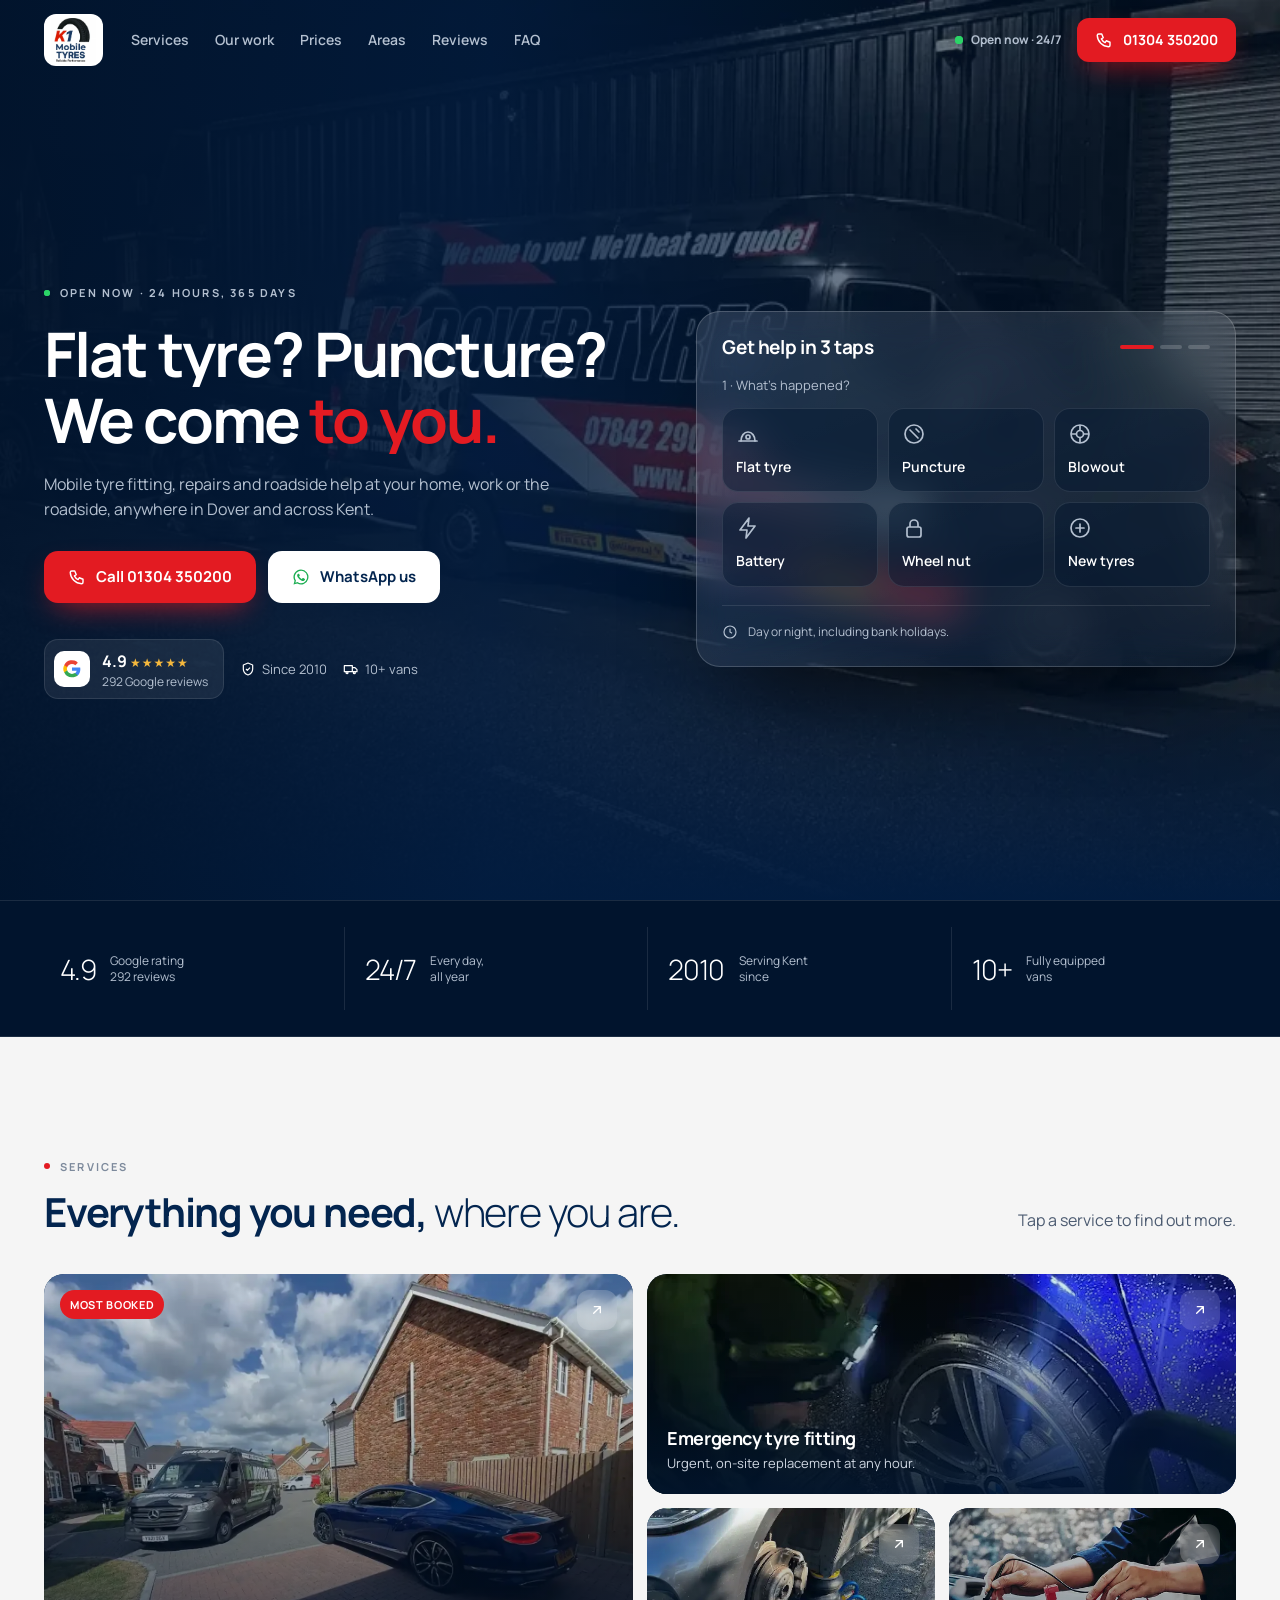
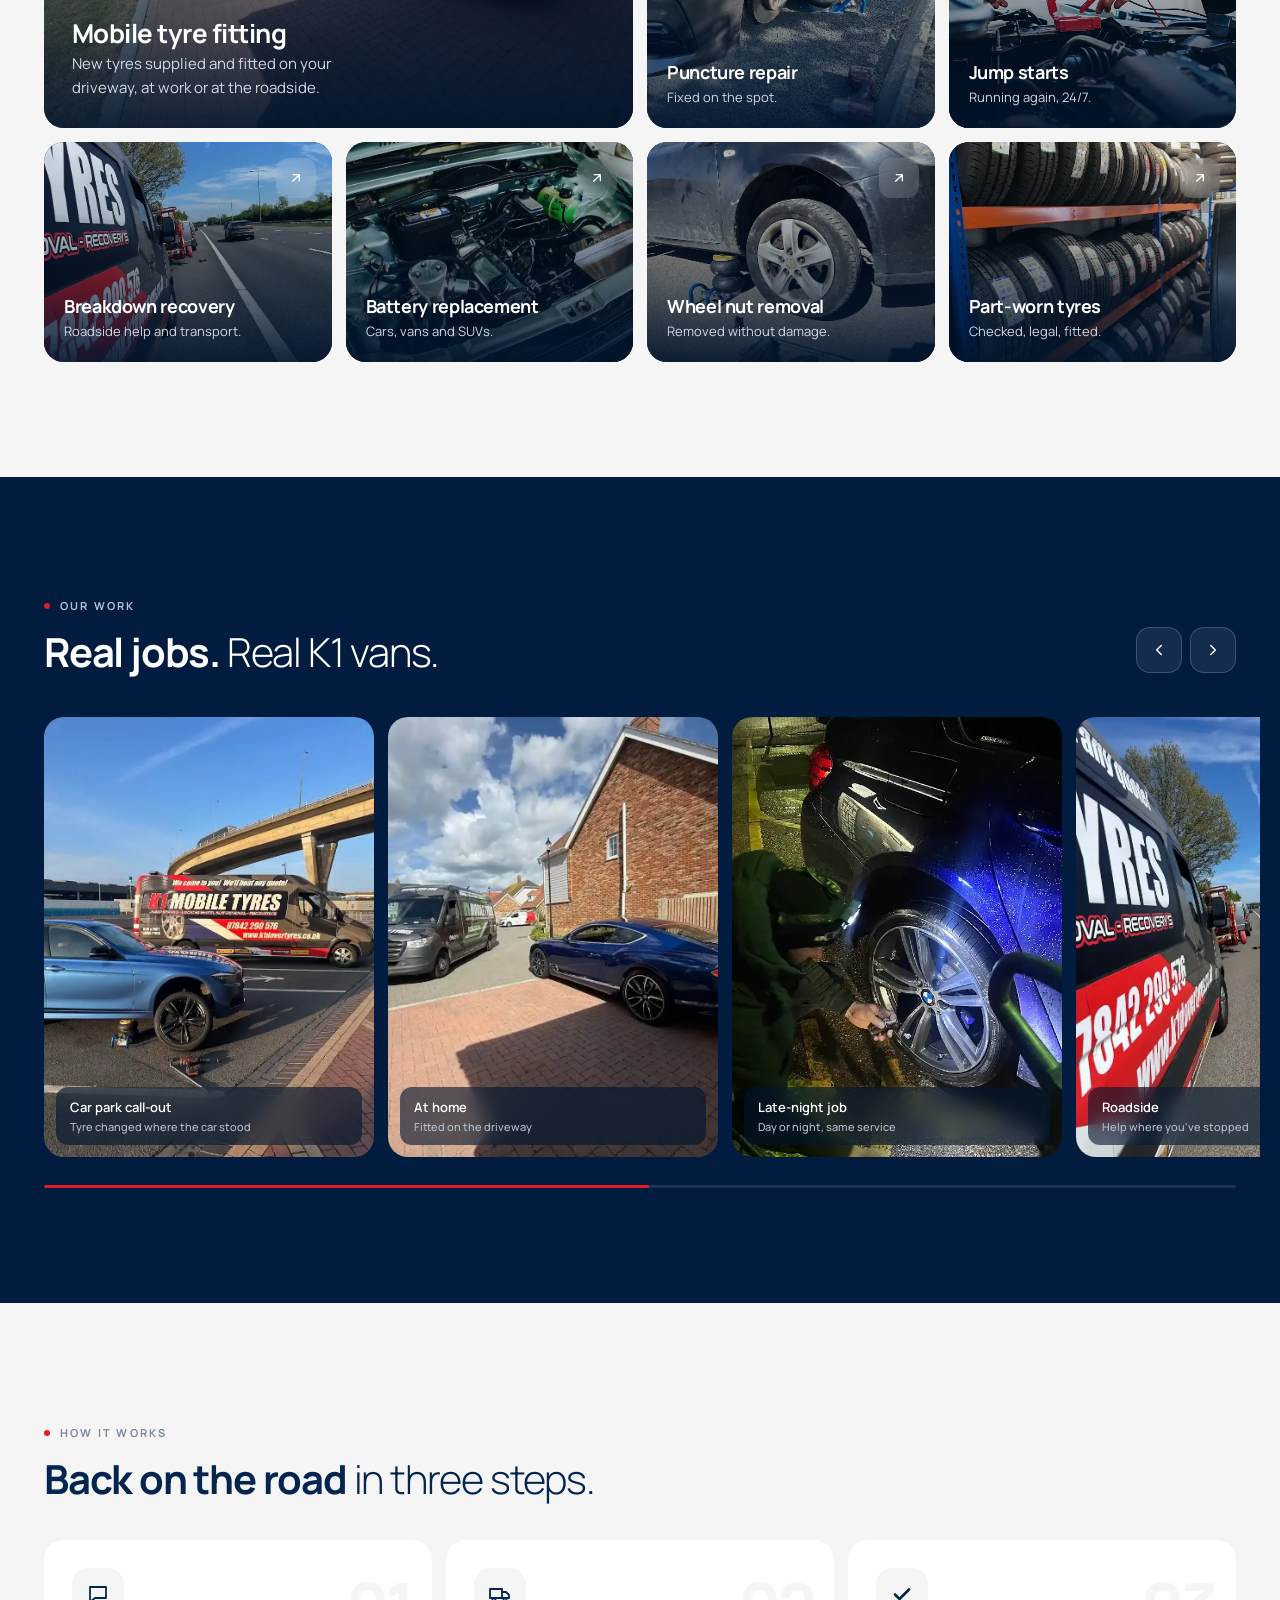
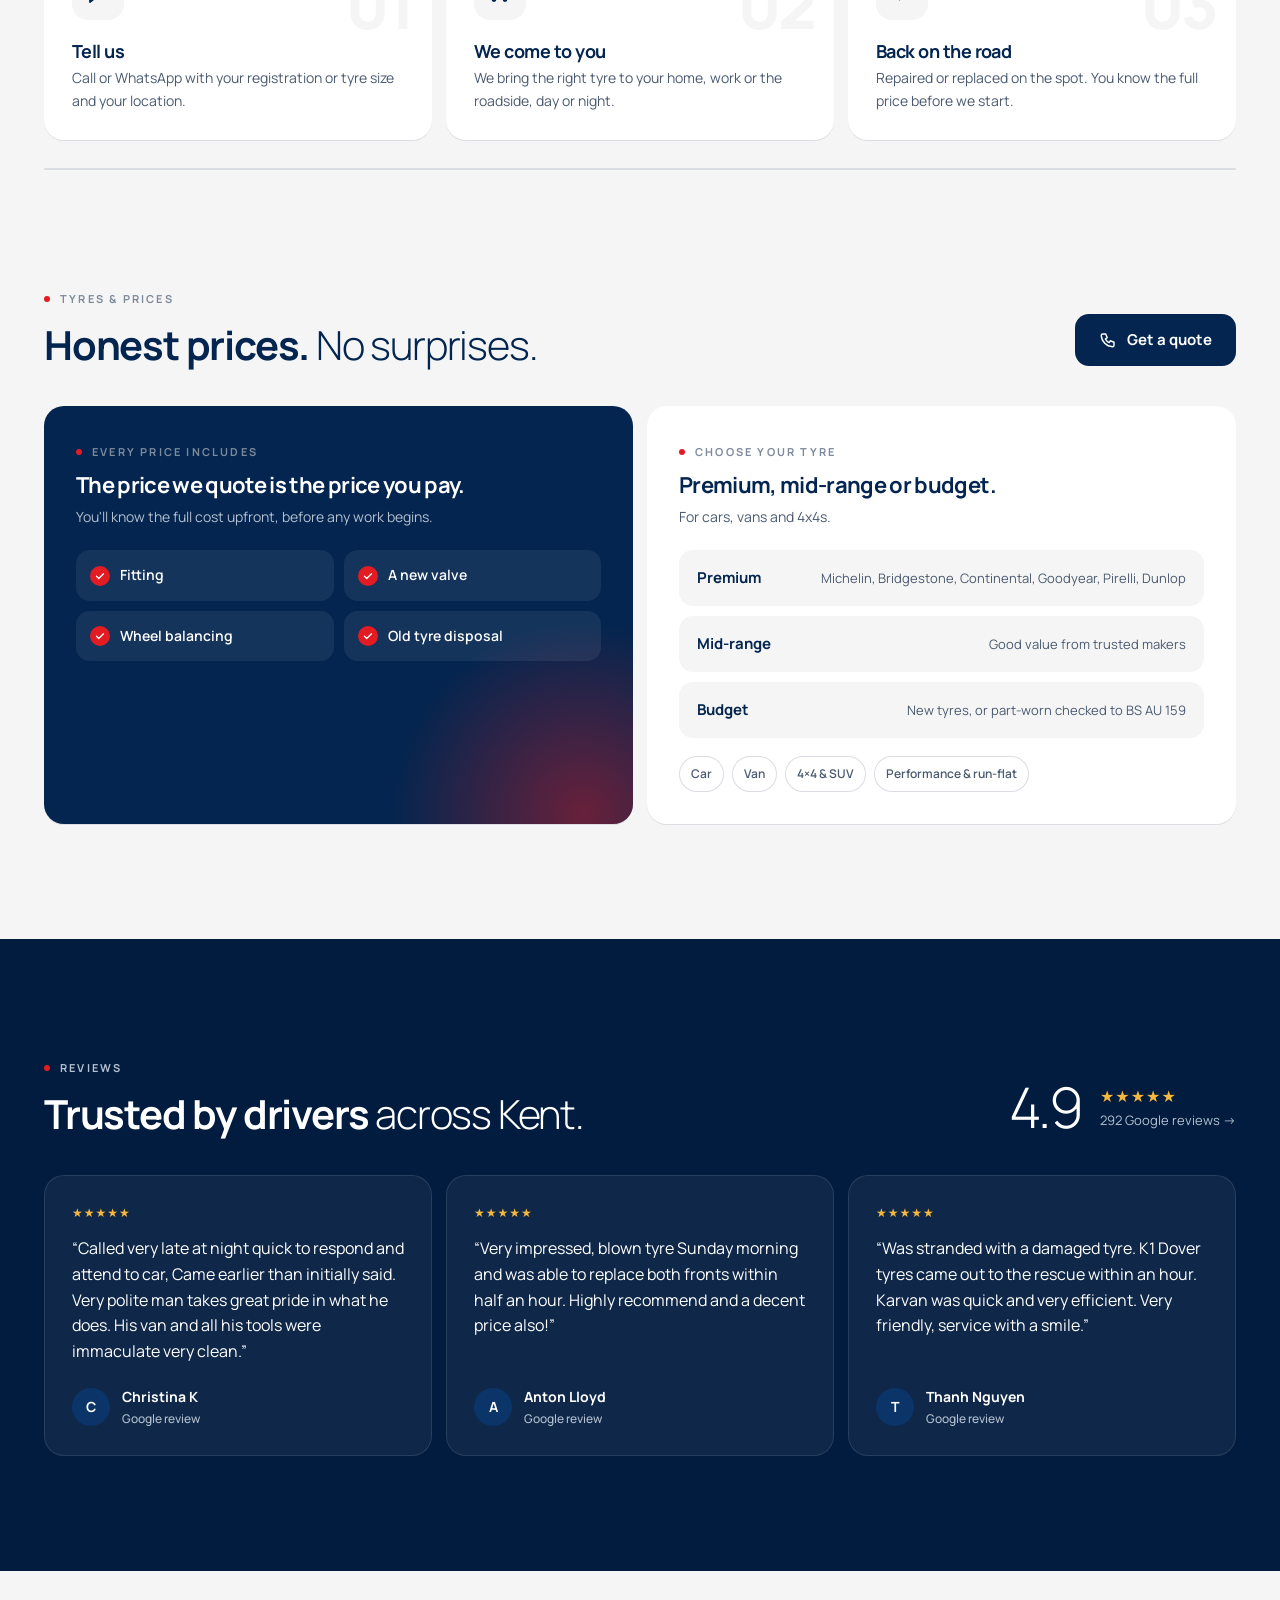
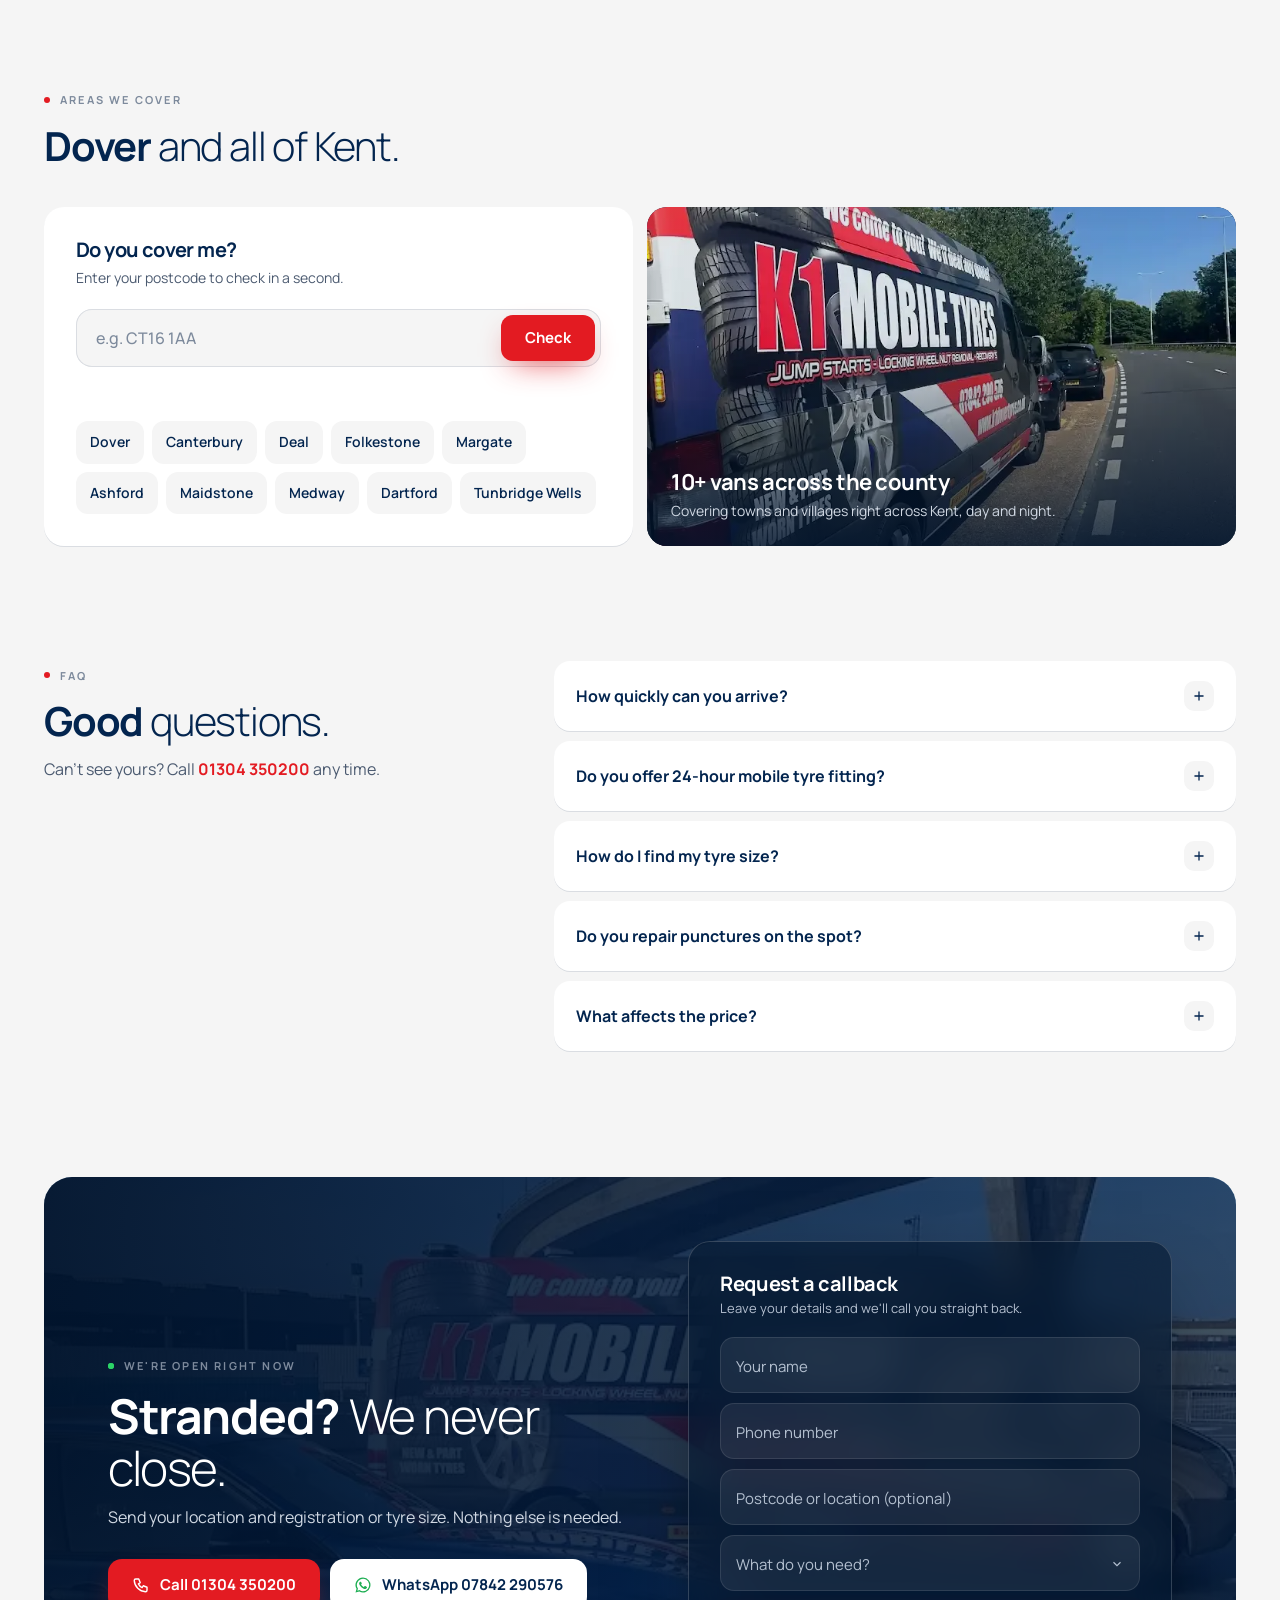
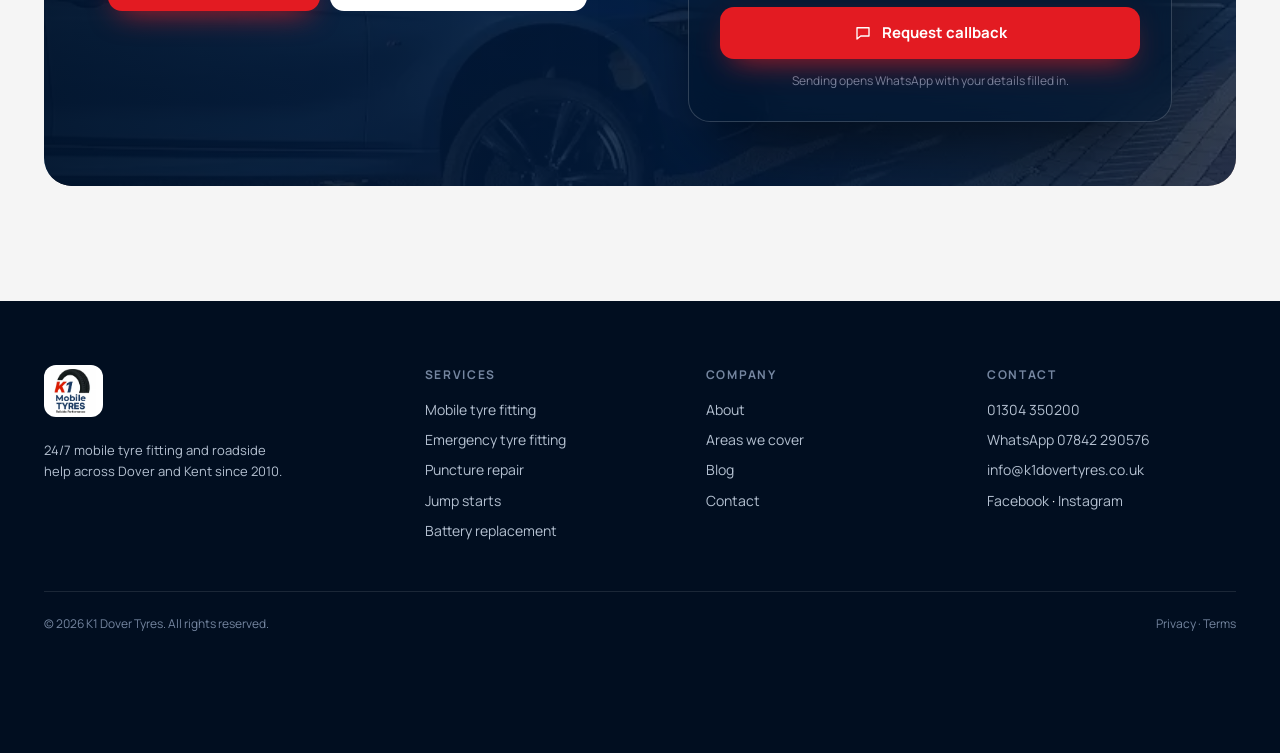
<file: V4/index.html>
<!doctype html>
<html lang="en-GB">
<head>
<meta charset="utf-8">
<meta name="viewport" content="width=device-width, initial-scale=1">
<title>24/7 Mobile Tyre Fitting Dover &amp; Kent | K1 Dover Tyres</title>
<meta name="description" content="24/7 mobile tyre fitting, repair and replacement across Dover and all of Kent. Home, work or roadside. Call K1 Dover Tyres on 01304 350200.">
<meta name="theme-color" content="#021C3F">
<link rel="icon" href="assets/images/logo.webp">
<link rel="preconnect" href="https://fonts.googleapis.com">
<link rel="preconnect" href="https://fonts.gstatic.com" crossorigin>
<link rel="stylesheet" href="https://fonts.googleapis.com/css2?family=Manrope:wght@300;400;500;600;700;800&display=swap">
<style>
:root{
  --n950:#010E20; --n900:#01142D; --n800:#021C3F; --n700:#03254F; --n600:#0B3468;
  --red:#E31B22; --red-d:#C71118;
  --g100:#F5F5F5; --g200:#ECEDEF; --g300:#DADDE2;
  --ink:#03254F; --ink-2:#4B5A70; --ink-3:#7D8A9C;
  --t2:#B4C0D0; --t3:#7586A0;
  --hl:rgba(255,255,255,.1); --hl-2:rgba(255,255,255,.18);
  --ease:cubic-bezier(.22,1,.36,1);
  --r:20px;
}
*{box-sizing:border-box;margin:0;padding:0}
html{scroll-behavior:smooth;-webkit-text-size-adjust:100%}
body{background:var(--n800);color:#fff;font-family:Manrope,system-ui,sans-serif;font-size:15px;line-height:1.6;-webkit-font-smoothing:antialiased;overflow-x:hidden}
img{display:block;max-width:100%}
a{color:inherit;text-decoration:none}
button,input,select{font:inherit;color:inherit}
button{cursor:pointer}
::selection{background:var(--red);color:#fff}
.wrap{max-width:1240px;margin:0 auto;padding:0 24px}
@media (max-width:640px){.wrap{padding:0 16px}}
.skip{position:absolute;left:-999px;top:8px;background:#fff;color:var(--ink);padding:8px 14px;border-radius:8px;z-index:100}
.skip:focus{left:8px}
:focus-visible{outline:2px solid #fff;outline-offset:3px;border-radius:8px}
.lt :focus-visible{outline-color:var(--ink)}
.sr{position:absolute;width:1px;height:1px;overflow:hidden;clip:rect(0 0 0 0)}

/* type */
.kicker{display:inline-flex;align-items:center;gap:10px;font-size:11px;font-weight:700;letter-spacing:.2em;text-transform:uppercase;color:var(--t2)}
.kicker i{width:6px;height:6px;border-radius:50%;background:var(--red)}
.lt .kicker{color:var(--ink-3)}
h1,h2,h3{letter-spacing:-.03em;line-height:1.08;font-weight:700}
h2{font-size:clamp(28px,3.3vw,40px)}
h2 span{font-weight:300}
.sub{color:var(--t2);font-size:16px;max-width:52ch}
.lt{background:var(--g100);color:var(--ink)}
.lt .sub{color:var(--ink-2)}
.sec{position:relative;padding:clamp(72px,9vw,120px) 0}
.head{display:flex;justify-content:space-between;align-items:end;gap:24px;flex-wrap:wrap;margin-bottom:40px}
.head h2{margin-top:14px}

/* buttons */
.btn{position:relative;display:inline-flex;align-items:center;justify-content:center;gap:10px;height:52px;padding:0 24px;border:0;border-radius:14px;font-size:15px;font-weight:700;overflow:hidden;isolation:isolate;transition:transform .4s var(--ease),box-shadow .4s var(--ease),background .3s,color .3s}
.btn svg{width:18px;height:18px;flex:none}
.btn:active{transform:scale(.97)}
.btn-red{background:var(--red);color:#fff;box-shadow:0 12px 30px -12px rgba(227,27,34,.85)}
.btn-red::after{content:"";position:absolute;inset:0;z-index:-1;background:linear-gradient(105deg,transparent 35%,rgba(255,255,255,.35) 50%,transparent 65%);transform:translateX(-120%);animation:shine 4.5s var(--ease) 1.5s infinite}
@keyframes shine{0%{transform:translateX(-120%)}22%,100%{transform:translateX(120%)}}
.btn-red:hover{background:var(--red-d);transform:translateY(-2px)}
.btn-wa{background:#fff;color:var(--ink)}
.btn-wa svg{color:#1FAF54}
.btn-wa:hover{transform:translateY(-2px);box-shadow:0 14px 30px -14px rgba(0,0,0,.5)}
.btn-ghost{background:rgba(255,255,255,.06);box-shadow:inset 0 0 0 1px var(--hl-2);color:#fff}
.btn-ghost:hover{background:rgba(255,255,255,.12)}
.btn-navy{background:var(--ink);color:#fff}
.btn-navy:hover{background:var(--red)}

/* header */
.hdr{position:fixed;inset:0 0 auto;z-index:50;transition:background .4s,box-shadow .4s,transform .5s var(--ease)}
.hdr.solid{background:rgba(1,20,45,.82);backdrop-filter:blur(18px) saturate(1.4);-webkit-backdrop-filter:blur(18px) saturate(1.4);box-shadow:0 1px 0 var(--hl)}
.hdr.hide{transform:translateY(-100%)}
.hdr .wrap{display:flex;align-items:center;gap:28px;height:80px;transition:height .4s var(--ease)}
.hdr.solid .wrap{height:66px}
.logo{flex:none;background:#fff;border-radius:12px;padding:4px 7px;transition:transform .4s var(--ease)}
.logo:hover{transform:rotate(-3deg)}
.logo img{height:44px;width:auto;transition:height .4s var(--ease)}
.hdr.solid .logo img{height:36px}
.nav{display:flex;gap:26px;font-size:14px;font-weight:600;color:var(--t2);margin-right:auto}
.nav a{transition:color .3s}
.nav a:hover{color:#fff}
.open-now{display:flex;align-items:center;gap:8px;font-size:12px;font-weight:700;color:var(--t2);white-space:nowrap}
.dot{position:relative;width:8px;height:8px;border-radius:50%;background:#2BD467;flex:none}
.dot::after{content:"";position:absolute;inset:0;border-radius:50%;background:#2BD467;animation:ping 1.8s var(--ease) infinite}
@keyframes ping{to{transform:scale(3);opacity:0}}
.hdr .btn{height:44px;padding:0 18px;font-size:14px;border-radius:12px}
.burger{display:none;width:44px;height:44px;border-radius:12px;border:0;background:rgba(255,255,255,.07);box-shadow:inset 0 0 0 1px var(--hl-2);place-items:center}
.burger span{display:block;width:18px;height:2px;border-radius:2px;background:#fff;transition:transform .4s var(--ease)}
.burger span+span{margin-top:5px}
.burger[aria-expanded=true] span:first-child{transform:translateY(3.5px) rotate(45deg)}
.burger[aria-expanded=true] span:last-child{transform:translateY(-3.5px) rotate(-45deg)}
.menu{position:fixed;inset:0;z-index:49;background:var(--n900);padding:110px 16px 120px;display:flex;flex-direction:column;opacity:0;visibility:hidden;transition:opacity .4s,visibility .4s}
.menu.open{opacity:1;visibility:visible}
.menu a{font-size:26px;font-weight:600;letter-spacing:-.02em;padding:14px 4px;border-bottom:1px solid var(--hl);transform:translateY(12px);opacity:0;transition:transform .5s var(--ease),opacity .5s}
.menu.open a{transform:none;opacity:1}
.menu.open a:nth-child(2){transition-delay:.04s}.menu.open a:nth-child(3){transition-delay:.08s}.menu.open a:nth-child(4){transition-delay:.12s}.menu.open a:nth-child(5){transition-delay:.16s}.menu.open a:nth-child(6){transition-delay:.2s}
@media (max-width:1000px){.nav,.open-now{display:none}.burger{display:grid}.hdr .wrap{justify-content:space-between}.hdr-r{display:flex;gap:8px;margin-left:auto}}
@media (max-width:480px){.hdr .btn .t{display:none}.hdr .btn{width:44px;padding:0}}

/* hero */
.hero{position:relative;overflow:hidden;isolation:isolate;padding:150px 0 72px;min-height:min(100svh,920px);display:flex;align-items:center}
.hero-bg{position:absolute;inset:0;z-index:-2}
.hero-bg img{width:100%;height:100%;object-fit:cover;object-position:65% 60%;transform:scale(1.12);transition:transform 2.6s var(--ease)}
.ready .hero-bg img{transform:scale(1)}
.hero::before{content:"";position:absolute;inset:0;z-index:-1;background:
  linear-gradient(90deg,rgba(1,20,45,.97) 0%,rgba(2,28,63,.88) 38%,rgba(2,28,63,.55) 70%,rgba(2,28,63,.4) 100%),
  linear-gradient(0deg,var(--n800),rgba(2,28,63,0) 30%)}
.hero-grid{display:grid;grid-template-columns:1.05fr .95fr;gap:56px;align-items:center;width:100%}
.hero h1{font-size:clamp(36px,4.8vw,62px);margin:18px 0 18px}
.hero h1 .l{display:block;overflow:hidden}
.hero h1 .l>span{display:block;transform:translateY(105%);transition:transform 1.1s var(--ease)}
.ready .hero h1 .l>span{transform:none}
.hero h1 .l:nth-child(2)>span{transition-delay:.08s}
.hero h1 em{font-style:normal;color:var(--red)}
.hero .sub{margin-bottom:28px}
.up{opacity:0;transform:translateY(16px);transition:opacity .9s var(--ease),transform .9s var(--ease)}
.ready .up{opacity:1;transform:none}
.ready .up.d1{transition-delay:.25s}.ready .up.d2{transition-delay:.4s}.ready .up.d3{transition-delay:.55s}.ready .up.d4{transition-delay:.7s}
.cta-row{display:flex;flex-wrap:wrap;gap:12px}
.proof{display:flex;align-items:center;gap:16px;margin-top:36px;flex-wrap:wrap}
.g-badge{display:flex;align-items:center;gap:12px;padding:10px 16px 10px 10px;border-radius:14px;background:rgba(255,255,255,.07);box-shadow:inset 0 0 0 1px var(--hl)}
.g-badge .g{width:36px;height:36px;border-radius:10px;background:#fff;display:grid;place-items:center}
.g-badge .g svg{width:20px;height:20px}
.g-badge b{font-size:16px}
.g-badge small{display:block;font-size:12px;color:var(--t2);line-height:1.2}
.stars{color:#F5B83D;font-size:12px;letter-spacing:1px}
.proof-txt{font-size:13px;color:var(--t2);display:flex;gap:16px;flex-wrap:wrap}
.proof-txt span{display:flex;align-items:center;gap:6px}
.proof-txt svg{width:16px;height:16px;color:#fff}

/* helper */
.helper{position:relative;border-radius:24px;padding:26px;background:linear-gradient(160deg,rgba(255,255,255,.12),rgba(255,255,255,.04));backdrop-filter:blur(20px) saturate(1.3);-webkit-backdrop-filter:blur(20px) saturate(1.3);box-shadow:inset 0 0 0 1px var(--hl-2),0 50px 100px -40px rgba(0,0,0,.75)}
.helper-top{display:flex;justify-content:space-between;align-items:center;margin-bottom:18px}
.helper-top h2{font-size:19px;letter-spacing:-.02em}
.prog{display:flex;gap:6px}
.prog i{width:22px;height:4px;border-radius:4px;background:var(--hl-2);transition:background .4s,width .4s var(--ease)}
.prog i.on{background:var(--red);width:34px}
.steps-vp{position:relative;overflow:hidden;transition:height .5s var(--ease)}
.pane{transition:transform .55s var(--ease),opacity .4s}
.pane[hidden]{display:block!important;position:absolute;inset:0 0 auto;opacity:0;pointer-events:none;visibility:hidden}
.pane.left{transform:translateX(-30px)}
.pane.right{transform:translateX(30px)}
.q-label{font-size:13px;color:var(--t2);margin-bottom:12px}
.opts{display:grid;grid-template-columns:repeat(3,1fr);gap:10px}
.opts.two{grid-template-columns:repeat(2,1fr)}
.opt{display:flex;flex-direction:column;align-items:flex-start;gap:10px;padding:14px;border:0;border-radius:16px;background:rgba(1,20,45,.45);box-shadow:inset 0 0 0 1px var(--hl);text-align:left;font-size:14px;font-weight:600;transition:background .3s,box-shadow .3s,transform .4s var(--ease)}
.opt svg{width:24px;height:24px;color:var(--t2);transition:color .3s,transform .5s var(--ease)}
.opt:hover{background:rgba(255,255,255,.1);box-shadow:inset 0 0 0 1px rgba(255,255,255,.4);transform:translateY(-2px)}
.opt:hover svg{color:#fff;transform:scale(1.1)}
.opt.sel{background:var(--red);box-shadow:none}
.opt.sel svg{color:#fff}
.opt small{display:block;font-weight:500;font-size:11px;color:var(--t3);margin-top:-6px}
.opt.sel small{color:rgba(255,255,255,.8)}
.summary{display:flex;flex-wrap:wrap;gap:8px;margin-bottom:16px}
.chip{display:inline-flex;align-items:center;gap:6px;padding:7px 12px;border-radius:999px;background:rgba(255,255,255,.1);font-size:13px;font-weight:600}
.done-h{font-size:22px;letter-spacing:-.02em;margin-bottom:6px}
.done-p{font-size:14px;color:var(--t2);margin-bottom:18px}
.acts{display:grid;gap:10px}
.acts .btn{width:100%}
.loc{display:flex;align-items:center;gap:10px;margin-top:4px;font-size:13px;color:var(--t2);background:none;border:0;padding:6px 0}
.loc svg{width:16px;height:16px}
.loc.ok{color:#2BD467}
.back{display:inline-flex;align-items:center;gap:6px;margin-top:16px;border:0;background:none;font-size:13px;font-weight:600;color:var(--t2)}
.back:hover{color:#fff}
.back svg{width:14px;height:14px}
.helper-foot{display:flex;align-items:center;gap:10px;margin-top:18px;padding-top:16px;border-top:1px solid var(--hl);font-size:12px;color:var(--t2)}
@media (max-width:1000px){
  .hero{padding:118px 0 56px;min-height:0}
  .hero-grid{grid-template-columns:1fr;gap:36px}
  .hero::before{background:linear-gradient(180deg,rgba(1,20,45,.75),rgba(2,28,63,.9) 40%,var(--n800) 85%)}
}
@media (max-width:480px){.opts{grid-template-columns:repeat(2,1fr)}.helper{padding:18px}}

/* trust strip */
.trust{border-block:1px solid var(--hl);background:var(--n900)}
.trust .wrap{display:grid;grid-template-columns:repeat(4,1fr)}
.trust div{padding:26px 20px;display:flex;align-items:center;gap:14px}
.trust div+div{border-left:1px solid var(--hl)}
.trust strong{font-size:28px;font-weight:300;letter-spacing:-.03em;line-height:1}
.trust div>span{font-size:12px;color:var(--t2);line-height:1.3}
@media (max-width:800px){.trust .wrap{grid-template-columns:1fr 1fr;padding:0}.trust div:nth-child(3){border-left:0}.trust div:nth-child(n+3){border-top:1px solid var(--hl)}.trust div{padding:20px 16px}}

/* reveal */
[data-r]{opacity:0;transform:translateY(26px);transition:opacity .9s var(--ease),transform .9s var(--ease);transition-delay:var(--d,0s)}
[data-r].in{opacity:1;transform:none}

/* services bento */
.bento{display:grid;grid-template-columns:repeat(4,1fr);grid-auto-rows:220px;gap:14px}
.card{position:relative;border-radius:var(--r);overflow:hidden;isolation:isolate;background:var(--n700);color:#fff;display:flex;flex-direction:column;justify-content:flex-end;padding:20px}
.card img{position:absolute;inset:0;z-index:-2;width:100%;height:100%;object-fit:cover;transition:transform 1.1s var(--ease)}
.card::before{content:"";position:absolute;inset:0;z-index:-1;background:linear-gradient(0deg,rgba(1,20,45,.92) 0%,rgba(1,20,45,.35) 55%,rgba(1,20,45,.05) 100%);transition:background .5s}
.card:hover img{transform:scale(1.07)}
.card h3{font-size:18px;letter-spacing:-.02em}
.card p{font-size:13px;color:#D0D8E3;max-width:34ch;margin-top:4px}
.card .more{position:absolute;top:16px;right:16px;width:40px;height:40px;border-radius:12px;display:grid;place-items:center;background:rgba(255,255,255,.14);backdrop-filter:blur(8px);transition:background .3s,transform .5s var(--ease)}
.card .more svg{width:16px;height:16px}
.card:hover .more{background:var(--red);transform:rotate(-45deg)}
.card .tag{position:absolute;top:16px;left:16px;padding:6px 10px;border-radius:999px;background:var(--red);font-size:11px;font-weight:700;letter-spacing:.06em;text-transform:uppercase}
.card.big{grid-column:span 2;grid-row:span 2;padding:28px}
.card.big h3{font-size:26px}
.card.big p{font-size:15px}
.card.wide{grid-column:span 2}
@media (max-width:1000px){.bento{grid-template-columns:repeat(2,1fr);grid-auto-rows:200px}}
@media (max-width:560px){.bento{grid-template-columns:1fr 1fr;grid-auto-rows:170px;gap:10px}.card{padding:14px}.card.big,.card.wide{grid-column:span 2}.card.big{grid-row:span 1;padding:20px}.card.big h3{font-size:20px}.card p{display:none}.card.big p{display:block;font-size:13px}.card h3{font-size:15px}.card .more{width:32px;height:32px;top:10px;right:10px}}

/* real jobs gallery */
.jobs{overflow:hidden}
.rail{display:flex;gap:14px;overflow-x:auto;scroll-snap-type:x mandatory;scroll-padding-inline:24px;padding:4px 24px 24px;margin:0 -24px;scrollbar-width:none;cursor:grab;-webkit-overflow-scrolling:touch}
.rail::-webkit-scrollbar{display:none}
.rail.drag{cursor:grabbing;scroll-snap-type:none}
.rail figure{flex:none;width:clamp(240px,26vw,330px);scroll-snap-align:start;position:relative;border-radius:var(--r);overflow:hidden;aspect-ratio:3/4;background:var(--n700)}
.rail img{width:100%;height:100%;object-fit:cover;pointer-events:none;transition:transform 1s var(--ease)}
.rail figure:hover img{transform:scale(1.05)}
.rail figcaption{position:absolute;left:12px;right:12px;bottom:12px;padding:10px 14px;border-radius:12px;background:rgba(1,20,45,.6);backdrop-filter:blur(10px);-webkit-backdrop-filter:blur(10px);font-size:13px;font-weight:600}
.rail figcaption small{display:block;font-size:11px;font-weight:500;color:var(--t2)}
.rail-ctrl{display:flex;gap:8px}
.rail-ctrl button{width:46px;height:46px;border-radius:14px;border:0;background:rgba(255,255,255,.07);box-shadow:inset 0 0 0 1px var(--hl-2);display:grid;place-items:center;transition:background .3s}
.rail-ctrl button:hover{background:var(--red);box-shadow:none}
.rail-ctrl svg{width:18px;height:18px}
@media (max-width:640px){.rail{margin:0 -16px;padding:4px 16px 24px;scroll-padding-inline:16px}}
.rail-bar{height:3px;border-radius:3px;background:var(--hl);margin-top:4px;overflow:hidden}
.rail-bar i{display:block;height:100%;width:30%;background:var(--red);border-radius:3px;transition:transform .2s linear}

/* how */
.how{display:grid;grid-template-columns:repeat(3,1fr);gap:14px;counter-reset:s}
.how li{list-style:none;position:relative;padding:28px;border-radius:var(--r);background:#fff;box-shadow:0 1px 0 var(--g300);overflow:hidden;transition:transform .5s var(--ease),box-shadow .5s}
.how li:hover{transform:translateY(-4px);box-shadow:0 24px 50px -24px rgba(3,37,79,.3)}
.how .ic{width:52px;height:52px;border-radius:16px;background:var(--g100);display:grid;place-items:center;color:var(--ink);margin-bottom:22px;transition:background .4s,color .4s}
.how li:hover .ic{background:var(--red);color:#fff}
.how .ic svg{width:24px;height:24px}
.how li::after{counter-increment:s;content:"0" counter(s);position:absolute;right:20px;top:14px;font-size:64px;font-weight:800;letter-spacing:-.05em;color:var(--g100)}
.how h3{font-size:18px;margin-bottom:6px}
.how p{font-size:14px;color:var(--ink-2)}
.how-line{height:2px;background:var(--g300);border-radius:2px;margin:28px 0 0;overflow:hidden}
.how-line i{display:block;height:100%;background:var(--red);transform:scaleX(var(--p,0));transform-origin:left}
@media (max-width:860px){.how{grid-template-columns:1fr}}

/* price */
.price{display:grid;grid-template-columns:1fr 1fr;gap:14px}
.pbox{border-radius:var(--r);padding:32px;background:#fff;box-shadow:0 1px 0 var(--g300)}
.pbox.dark{background:var(--ink);color:#fff;position:relative;overflow:hidden}
.pbox.dark::after{content:"";position:absolute;width:420px;height:420px;right:-160px;bottom:-200px;border-radius:50%;background:radial-gradient(circle,rgba(227,27,34,.45),transparent 65%);animation:drift 12s ease-in-out infinite}
@keyframes drift{50%{transform:translate(-60px,-40px)}}
.pbox h3{font-size:22px;margin:12px 0 8px}
.pbox p{font-size:14px;color:var(--ink-2)}
.pbox.dark p{color:var(--t2)}
.incl{list-style:none;display:grid;grid-template-columns:1fr 1fr;gap:10px;margin-top:22px;position:relative;z-index:1}
.incl li{display:flex;align-items:center;gap:10px;padding:14px;border-radius:14px;background:rgba(255,255,255,.07);font-size:14px;font-weight:600}
.incl svg{width:20px;height:20px;color:#fff;background:var(--red);border-radius:50%;padding:4px;flex:none}
.tiers{display:grid;gap:10px;margin-top:22px}
.tier{display:flex;justify-content:space-between;align-items:center;gap:16px;padding:16px 18px;border-radius:14px;background:var(--g100);transition:background .3s,transform .4s var(--ease)}
.tier:hover{background:var(--g200);transform:translateX(4px)}
.tier b{font-size:15px}
.tier span{font-size:13px;color:var(--ink-2);text-align:right}
.ptypes{display:flex;flex-wrap:wrap;gap:8px;margin-top:18px}
.ptypes span{padding:8px 12px;border-radius:999px;box-shadow:inset 0 0 0 1px var(--g300);font-size:12px;font-weight:600;color:var(--ink-2)}
@media (max-width:860px){.price{grid-template-columns:1fr}.incl{grid-template-columns:1fr}.pbox{padding:24px}}

/* reviews */
.revs{display:grid;grid-template-columns:repeat(3,1fr);gap:14px}
.rev{display:flex;flex-direction:column;padding:28px;border-radius:var(--r);background:rgba(255,255,255,.05);box-shadow:inset 0 0 0 1px var(--hl);transition:background .4s,transform .5s var(--ease)}
.rev:hover{background:rgba(255,255,255,.08);transform:translateY(-4px)}
.rev blockquote{font-size:16px;line-height:1.6;margin:14px 0 22px;flex:1}
.rev footer{display:flex;align-items:center;gap:12px;font-size:14px;font-weight:700}
.rev .av{width:38px;height:38px;border-radius:50%;display:grid;place-items:center;background:var(--n600);font-size:14px}
.rev footer small{display:block;font-weight:500;font-size:12px;color:var(--t2)}
.score{display:flex;align-items:center;gap:18px}
.score strong{font-size:56px;font-weight:300;letter-spacing:-.04em;line-height:1}
.score .stars{font-size:16px}
.score small{display:block;font-size:13px;color:var(--t2)}
@media (max-width:900px){.revs{grid-template-columns:1fr}}

/* coverage */
.cov{display:grid;grid-template-columns:1fr 1fr;gap:14px}
.cbox{border-radius:var(--r);padding:32px;background:#fff;box-shadow:0 1px 0 var(--g300)}
.pc{display:flex;gap:8px;margin-top:20px;padding:6px;border-radius:16px;background:var(--g100);box-shadow:inset 0 0 0 1px var(--g300);transition:box-shadow .3s}
.pc:focus-within{box-shadow:inset 0 0 0 2px var(--ink)}
.pc input{flex:1;min-width:0;border:0;outline:0;background:none;padding:0 14px;font-size:16px;font-weight:600;color:var(--ink);text-transform:uppercase}
.pc input::placeholder{text-transform:none;font-weight:500;color:var(--ink-3)}
.pc .btn{height:46px;border-radius:12px}
.pc-out{min-height:24px;margin-top:12px;font-size:14px;color:var(--ink-2)}
.pc-out a{font-weight:700;color:var(--red);text-decoration:underline}
.towns{display:flex;flex-wrap:wrap;gap:8px;margin-top:18px}
.towns a{padding:10px 14px;border-radius:12px;background:var(--g100);font-size:14px;font-weight:600;transition:background .3s,color .3s,transform .4s var(--ease)}
.towns a:hover{background:var(--ink);color:#fff;transform:translateY(-2px)}
.cmap{position:relative;border-radius:var(--r);overflow:hidden;min-height:320px;background:var(--ink)}
.cmap img{position:absolute;inset:0;width:100%;height:100%;object-fit:cover}
.cmap::after{content:"";position:absolute;inset:0;background:linear-gradient(0deg,rgba(1,20,45,.85),rgba(1,20,45,.1) 60%)}
.cmap div{position:absolute;left:24px;right:24px;bottom:24px;z-index:1;color:#fff}
.cmap strong{font-size:22px;letter-spacing:-.02em}
.cmap p{font-size:14px;color:#D0D8E3}
@media (max-width:860px){.cov{grid-template-columns:1fr}.cbox{padding:24px}}

/* faq */
.faq{display:grid;grid-template-columns:.8fr 1.2fr;gap:56px}
.acc details{border-radius:16px;background:#fff;box-shadow:0 1px 0 var(--g300);margin-bottom:10px;transition:box-shadow .3s}
.acc details[open]{box-shadow:0 1px 0 var(--g300),0 20px 40px -24px rgba(3,37,79,.25)}
.acc summary{list-style:none;display:flex;justify-content:space-between;align-items:center;gap:16px;padding:20px 22px;font-size:16px;font-weight:700;cursor:pointer}
.acc summary::-webkit-details-marker{display:none}
.acc .pm{flex:none;width:30px;height:30px;border-radius:10px;background:var(--g100);display:grid;place-items:center;transition:background .3s,transform .5s var(--ease)}
.acc .pm svg{width:14px;height:14px}
.acc details[open] .pm{background:var(--red);color:#fff;transform:rotate(45deg)}
.acc .body{overflow:hidden;transition:height .5s var(--ease)}
.acc .body p{padding:0 22px 22px;color:var(--ink-2);font-size:15px}
@media (max-width:860px){.faq{grid-template-columns:1fr;gap:28px}}

/* final */
.final{position:relative;overflow:hidden;isolation:isolate;border-radius:28px;padding:clamp(28px,5vw,64px);display:grid;grid-template-columns:1.1fr 1fr;gap:48px;align-items:center}
.final>img{position:absolute;inset:0;z-index:-2;width:100%;height:100%;object-fit:cover}
.final::before{content:"";position:absolute;inset:0;z-index:-1;background:linear-gradient(90deg,rgba(1,20,45,.96),rgba(2,28,63,.85) 55%,rgba(2,28,63,.75))}
.final h2{font-size:clamp(30px,4vw,48px)}
.final-acts{display:flex;flex-wrap:wrap;gap:10px;margin-top:28px}
.cbf{border-radius:22px;padding:clamp(22px,3vw,32px);background:rgba(1,20,45,.55);backdrop-filter:blur(18px);-webkit-backdrop-filter:blur(18px);box-shadow:inset 0 0 0 1px var(--hl-2),0 40px 80px -30px rgba(0,0,0,.7)}
.cbf h3{font-size:20px;letter-spacing:-.02em}
.cbf>p{font-size:13px;color:var(--t2);margin:4px 0 18px}
.fld{position:relative;margin-bottom:10px}
.fld input,.fld select{width:100%;height:56px;padding:22px 16px 6px;border:0;border-radius:14px;background:rgba(255,255,255,.07);box-shadow:inset 0 0 0 1px var(--hl);outline:0;font-size:16px;color:#fff;appearance:none;-webkit-appearance:none;transition:box-shadow .3s,background .3s}
.fld select option{background:var(--n800);color:#fff}
.fld input:focus,.fld select:focus{background:rgba(255,255,255,.11);box-shadow:inset 0 0 0 1.5px rgba(255,255,255,.75)}
.fld.bad input,.fld.bad select{box-shadow:inset 0 0 0 1.5px #FF6B70}
.fld label{position:absolute;left:16px;top:18px;font-size:15px;color:var(--t2);pointer-events:none;transition:top .3s var(--ease),font-size .3s var(--ease)}
.fld input:focus+label,.fld input:not(:placeholder-shown)+label,.fld select:focus+label,.fld select.has+label{top:8px;font-size:11px}
.fld .chev{position:absolute;right:16px;top:22px;width:14px;height:14px;color:var(--t2);pointer-events:none}
.cbf .btn{width:100%;margin-top:6px}
.cbf .err{display:none;margin-top:10px;font-size:13px;color:#FF8A8E}
.cbf .err.on{display:block}
.cbf small{display:block;margin-top:12px;text-align:center;font-size:12px;color:var(--t3)}
.cbf.sent .btn{background:#1A8F45;box-shadow:none}
@media (max-width:860px){.final{grid-template-columns:1fr;gap:28px}.final-acts .btn{flex:1 1 220px}}

/* footer */
.foot{background:var(--n950);padding:64px 0 120px;margin-top:clamp(72px,9vw,120px)}
.ft{display:grid;grid-template-columns:1.4fr 1fr 1fr 1fr;gap:32px}
.ft .logo{display:inline-block;margin-bottom:16px}
.ft p{font-size:13px;color:var(--t2);max-width:30ch}
.ft h4{font-size:12px;font-weight:700;letter-spacing:.14em;text-transform:uppercase;color:var(--t3);margin-bottom:14px}
.ft ul{list-style:none;display:grid;gap:8px;font-size:14px}
.ft ul a{color:var(--t2);transition:color .3s}
.ft ul a:hover{color:#fff}
.legal{display:flex;justify-content:space-between;flex-wrap:wrap;gap:12px;margin-top:48px;padding-top:22px;border-top:1px solid var(--hl);font-size:12px;color:var(--t3)}
@media (max-width:860px){.ft{grid-template-columns:1fr 1fr}.ft>div:first-child{grid-column:1/-1}}

/* mobile action bar */
.mbar{position:fixed;left:10px;right:10px;bottom:10px;z-index:45;display:none;gap:8px;padding:8px;border-radius:20px;background:rgba(1,20,45,.86);backdrop-filter:blur(16px);-webkit-backdrop-filter:blur(16px);box-shadow:0 20px 40px -12px rgba(0,0,0,.6),inset 0 0 0 1px var(--hl-2);transform:translateY(150%);transition:transform .6s var(--ease)}
.mbar.on{transform:none}
.mbar .btn{flex:1;height:50px;font-size:15px}
@media (max-width:760px){.mbar{display:flex}}

@media (prefers-reduced-motion:reduce){
  *,*::before,*::after{animation:none!important;transition:none!important}
  [data-r],.up,.hero h1 .l>span{opacity:1!important;transform:none!important}
}
</style>
</head>
<body>
<a class="skip" href="#main">Skip to content</a>

<svg width="0" height="0" style="position:absolute" aria-hidden="true">
  <symbol id="i-phone" viewBox="0 0 24 24" fill="none" stroke="currentColor" stroke-width="1.9" stroke-linecap="round" stroke-linejoin="round"><path d="M5 4h4l2 5-2.5 1.5a11 11 0 0 0 5 5L15 13l5 2v4a2 2 0 0 1-2 2A16 16 0 0 1 3 6a2 2 0 0 1 2-2"/></symbol>
  <symbol id="i-wa" viewBox="0 0 24 24" fill="currentColor"><path d="M12 2a10 10 0 0 0-8.6 15.1L2 22l5-1.3A10 10 0 1 0 12 2zm0 18.2a8.2 8.2 0 0 1-4.2-1.2l-.3-.2-3 .8.8-2.9-.2-.3A8.2 8.2 0 1 1 12 20.2zm4.5-6.1c-.2-.1-1.5-.7-1.7-.8s-.4-.1-.6.1-.7.8-.8 1-.3.2-.5.1a6.7 6.7 0 0 1-3.3-2.9c-.3-.4.2-.4.7-1.4.1-.2 0-.3 0-.4l-.8-1.8c-.2-.5-.4-.4-.6-.4h-.5a1 1 0 0 0-.7.3 3 3 0 0 0-.9 2.2 5.1 5.1 0 0 0 1.1 2.7 11.6 11.6 0 0 0 4.4 3.9c1.6.7 2.3.8 3.1.6a2.6 2.6 0 0 0 1.7-1.2 2.1 2.1 0 0 0 .2-1.2c-.1-.1-.3-.2-.5-.3z"/></symbol>
  <symbol id="i-arrow" viewBox="0 0 24 24" fill="none" stroke="currentColor" stroke-width="2" stroke-linecap="round" stroke-linejoin="round"><path d="M7 17 17 7M8 7h9v9"/></symbol>
  <symbol id="i-tyre" viewBox="0 0 24 24" fill="none" stroke="currentColor" stroke-width="1.7"><circle cx="12" cy="12" r="9"/><circle cx="12" cy="12" r="3.5"/><path d="M12 3v5.5M12 15.5V21M3 12h5.5M15.5 12H21"/></symbol>
  <symbol id="i-flat" viewBox="0 0 24 24" fill="none" stroke="currentColor" stroke-width="1.7" stroke-linecap="round"><path d="M3 19h18"/><path d="M5 19c0-5 3-9 7-9s7 4 7 9"/><circle cx="12" cy="15" r="2"/></symbol>
  <symbol id="i-nail" viewBox="0 0 24 24" fill="none" stroke="currentColor" stroke-width="1.7" stroke-linecap="round"><circle cx="12" cy="12" r="9"/><path d="M8 8l8 8M14 7l3 3"/></symbol>
  <symbol id="i-bolt" viewBox="0 0 24 24" fill="none" stroke="currentColor" stroke-width="1.7" stroke-linejoin="round"><path d="M13 2 4 14h7l-1 8 9-12h-7z"/></symbol>
  <symbol id="i-lock" viewBox="0 0 24 24" fill="none" stroke="currentColor" stroke-width="1.7"><rect x="5" y="11" width="14" height="10" rx="2"/><path d="M8 11V8a4 4 0 0 1 8 0v3"/></symbol>
  <symbol id="i-new" viewBox="0 0 24 24" fill="none" stroke="currentColor" stroke-width="1.7" stroke-linecap="round"><circle cx="12" cy="12" r="9"/><path d="M12 8v8M8 12h8"/></symbol>
  <symbol id="i-home" viewBox="0 0 24 24" fill="none" stroke="currentColor" stroke-width="1.7" stroke-linejoin="round"><path d="M3 11 12 4l9 7v9H3z"/><path d="M10 20v-5h4v5"/></symbol>
  <symbol id="i-work" viewBox="0 0 24 24" fill="none" stroke="currentColor" stroke-width="1.7"><rect x="3" y="7" width="18" height="13" rx="2"/><path d="M9 7V5h6v2"/></symbol>
  <symbol id="i-road" viewBox="0 0 24 24" fill="none" stroke="currentColor" stroke-width="1.7" stroke-linecap="round"><path d="M6 21 9 3M18 21 15 3M12 5v2M12 11v2M12 17v2"/></symbol>
  <symbol id="i-car" viewBox="0 0 24 24" fill="none" stroke="currentColor" stroke-width="1.7" stroke-linejoin="round"><path d="M4 16v-4l2-5h12l2 5v4z"/><circle cx="7.5" cy="16.5" r="1.5"/><circle cx="16.5" cy="16.5" r="1.5"/></symbol>
  <symbol id="i-pin" viewBox="0 0 24 24" fill="none" stroke="currentColor" stroke-width="1.8"><path d="M12 21s-7-6.2-7-11a7 7 0 0 1 14 0c0 4.8-7 11-7 11z"/><circle cx="12" cy="10" r="2.5"/></symbol>
  <symbol id="i-check" viewBox="0 0 24 24" fill="none" stroke="currentColor" stroke-width="2.6" stroke-linecap="round" stroke-linejoin="round"><path d="M5 12.5l4.5 4.5L19 7.5"/></symbol>
  <symbol id="i-plus" viewBox="0 0 24 24" fill="none" stroke="currentColor" stroke-width="2.2" stroke-linecap="round"><path d="M12 5v14M5 12h14"/></symbol>
  <symbol id="i-left" viewBox="0 0 24 24" fill="none" stroke="currentColor" stroke-width="2" stroke-linecap="round"><path d="M15 6l-6 6 6 6"/></symbol>
  <symbol id="i-right" viewBox="0 0 24 24" fill="none" stroke="currentColor" stroke-width="2" stroke-linecap="round"><path d="M9 6l6 6-6 6"/></symbol>
  <symbol id="i-clock" viewBox="0 0 24 24" fill="none" stroke="currentColor" stroke-width="1.8"><circle cx="12" cy="12" r="9"/><path d="M12 7v5l3 2"/></symbol>
  <symbol id="i-shield" viewBox="0 0 24 24" fill="none" stroke="currentColor" stroke-width="1.8" stroke-linejoin="round"><path d="M12 3 5 6v6c0 4 3 7.5 7 9 4-1.5 7-5 7-9V6z"/><path d="M9 12l2 2 4-4"/></symbol>
  <symbol id="i-msg" viewBox="0 0 24 24" fill="none" stroke="currentColor" stroke-width="1.8" stroke-linejoin="round"><path d="M4 5h16v11H9l-5 4z"/></symbol>
  <symbol id="i-van" viewBox="0 0 24 24" fill="none" stroke="currentColor" stroke-width="1.8" stroke-linejoin="round"><path d="M2 7h12v9H2zM14 10h4l3 3v3h-7z"/><circle cx="6" cy="17.5" r="1.5"/><circle cx="17" cy="17.5" r="1.5"/></symbol>
</svg>

<header class="hdr" id="hdr">
  <div class="wrap">
    <a class="logo" href="#top" aria-label="K1 Dover Tyres home"><img src="assets/images/logo.webp" alt="K1 Mobile Tyres"></a>
    <nav class="nav" aria-label="Primary">
      <a href="#services">Services</a><a href="#jobs">Our work</a><a href="#prices">Prices</a><a href="#coverage">Areas</a><a href="#reviews">Reviews</a><a href="#faq">FAQ</a>
    </nav>
    <div class="hdr-r" style="display:flex;align-items:center;gap:16px">
      <span class="open-now"><i class="dot"></i>Open now · 24/7</span>
      <a class="btn btn-red" href="tel:01304350200" aria-label="Call 01304 350200"><svg><use href="#i-phone"/></svg><span class="t">01304 350200</span></a>
      <button class="burger" id="burger" aria-label="Open menu" aria-expanded="false" aria-controls="menu"><span></span><span></span></button>
    </div>
  </div>
</header>
<nav class="menu" id="menu" aria-label="Mobile">
  <a href="#services">Services</a><a href="#jobs">Our work</a><a href="#prices">Prices</a><a href="#coverage">Areas</a><a href="#reviews">Reviews</a><a href="#faq">FAQ</a>
</nav>

<main id="main">
<!-- HERO -->
<section class="hero" id="top">
  <div class="hero-bg"><img src="assets/images/kings-hill.webp" alt="" fetchpriority="high"></div>
  <div class="wrap hero-grid">
    <div>
      <span class="kicker up"><i class="dot" style="background:#2BD467"></i>Open now · 24 hours, 365 days</span>
      <h1><span class="l"><span>Flat tyre? Puncture?</span></span><span class="l"><span>We come <em>to you.</em></span></span></h1>
      <p class="sub up d1">Mobile tyre fitting, repairs and roadside help at your home, work or the roadside, anywhere in Dover and across Kent.</p>
      <div class="cta-row up d2">
        <a class="btn btn-red" href="tel:01304350200"><svg><use href="#i-phone"/></svg>Call 01304 350200</a>
        <a class="btn btn-wa" href="https://wa.me/447842290576" target="_blank" rel="noopener"><svg><use href="#i-wa"/></svg>WhatsApp us</a>
      </div>
      <div class="proof up d3">
        <a class="g-badge" href="https://maps.app.goo.gl/uNxwPdp8RhVzwbwP9" target="_blank" rel="noopener">
          <span class="g"><svg viewBox="0 0 24 24"><path fill="#4285F4" d="M22 12.2c0-.7-.1-1.4-.2-2H12v3.8h5.6a4.8 4.8 0 0 1-2.1 3.1v2.6h3.4c2-1.8 3.1-4.5 3.1-7.5z"/><path fill="#34A853" d="M12 22c2.8 0 5.2-.9 6.9-2.5l-3.4-2.6c-.9.6-2.1 1-3.5 1-2.7 0-5-1.8-5.8-4.3H2.7v2.7A10 10 0 0 0 12 22z"/><path fill="#FBBC05" d="M6.2 13.6a6 6 0 0 1 0-3.8V7.1H2.7a10 10 0 0 0 0 9.2z"/><path fill="#EA4335" d="M12 6c1.5 0 2.9.5 4 1.5l3-3A10 10 0 0 0 2.7 7.1l3.5 2.7C7 7.8 9.3 6 12 6z"/></svg></span>
          <span><b>4.9</b> <span class="stars">★★★★★</span><small>292 Google reviews</small></span>
        </a>
        <div class="proof-txt"><span><svg><use href="#i-shield"/></svg>Since 2010</span><span><svg><use href="#i-van"/></svg>10+ vans</span></div>
      </div>
    </div>

    <!-- Quick help -->
    <div class="helper up d4" id="helper" aria-live="polite">
      <div class="helper-top">
        <h2>Get help in 3 taps</h2>
        <div class="prog" aria-hidden="true"><i class="on"></i><i></i><i></i></div>
      </div>
      <div class="steps-vp" id="vp">
        <div class="pane" data-step="0">
          <p class="q-label">1 · What's happened?</p>
          <div class="opts" data-key="issue">
            <button class="opt" data-v="Flat tyre"><svg><use href="#i-flat"/></svg>Flat tyre</button>
            <button class="opt" data-v="Puncture"><svg><use href="#i-nail"/></svg>Puncture</button>
            <button class="opt" data-v="Blowout / damaged tyre"><svg><use href="#i-tyre"/></svg>Blowout</button>
            <button class="opt" data-v="Flat battery / jump start"><svg><use href="#i-bolt"/></svg>Battery</button>
            <button class="opt" data-v="Locking wheel nut"><svg><use href="#i-lock"/></svg>Wheel nut</button>
            <button class="opt" data-v="New tyres"><svg><use href="#i-new"/></svg>New tyres</button>
          </div>
        </div>
        <div class="pane right" data-step="1" hidden>
          <p class="q-label">2 · Where's the vehicle?</p>
          <div class="opts two" data-key="where">
            <button class="opt" data-v="At home"><svg><use href="#i-home"/></svg>At home</button>
            <button class="opt" data-v="At work"><svg><use href="#i-work"/></svg>At work</button>
            <button class="opt" data-v="Roadside"><svg><use href="#i-road"/></svg>Roadside</button>
            <button class="opt" data-v="Car park"><svg><use href="#i-car"/></svg>Car park</button>
          </div>
          <button class="back" data-back><svg><use href="#i-left"/></svg>Back</button>
        </div>
        <div class="pane right" data-step="2" hidden>
          <p class="q-label">3 · Contact us</p>
          <div class="summary" id="summary"></div>
          <p class="done-h">We're ready to help.</p>
          <p class="done-p">Call now, or send your details on WhatsApp and we'll get straight back to you with an arrival estimate.</p>
          <div class="acts">
            <a class="btn btn-red" href="tel:01304350200"><svg><use href="#i-phone"/></svg>Call 01304 350200</a>
            <a class="btn btn-wa" id="wa-go" href="https://wa.me/447842290576" target="_blank" rel="noopener"><svg><use href="#i-wa"/></svg>Send on WhatsApp</a>
          </div>
          <button class="loc" id="loc"><svg><use href="#i-pin"/></svg><span>Add my current location to the message</span></button>
          <button class="back" data-back><svg><use href="#i-left"/></svg>Change answers</button>
        </div>
      </div>
      <div class="helper-foot"><svg width="16" height="16"><use href="#i-clock"/></svg>Day or night, including bank holidays.</div>
    </div>
  </div>
</section>

<!-- TRUST -->
<section class="trust" aria-label="Why drivers choose K1">
  <div class="wrap">
    <div><strong data-count="4.9" data-dec="1">4.9</strong><span>Google rating<br>292 reviews</span></div>
    <div><strong>24/7</strong><span>Every day,<br>all year</span></div>
    <div><strong data-count="2010" data-from="1994">2010</strong><span>Serving Kent<br>since</span></div>
    <div><strong><span data-count="10">10</span>+</strong><span>Fully equipped<br>vans</span></div>
  </div>
</section>

<!-- SERVICES -->
<section class="sec lt" id="services">
  <div class="wrap">
    <div class="head">
      <div><span class="kicker" data-r><i></i>Services</span><h2 data-r>Everything you need, <span>where you are.</span></h2></div>
      <p class="sub" data-r>Tap a service to find out more.</p>
    </div>
    <div class="bento">
      <a class="card big" data-r href="https://k1dovertyres.co.uk/our-services/mobile-tyre-fitting/"><img src="assets/images/work-home.webp" alt="" loading="lazy"><span class="tag">Most booked</span><span class="more"><svg><use href="#i-arrow"/></svg></span><h3>Mobile tyre fitting</h3><p>New tyres supplied and fitted on your driveway, at work or at the roadside.</p></a>
      <a class="card wide" data-r href="https://k1dovertyres.co.uk/our-services/emergency-tyre-fitting/"><img src="assets/images/work-night.webp" alt="" loading="lazy"><span class="more"><svg><use href="#i-arrow"/></svg></span><h3>Emergency tyre fitting</h3><p>Urgent, on-site replacement at any hour.</p></a>
      <a class="card" data-r href="https://k1dovertyres.co.uk/our-services/mobile-tyre-repair/"><img src="assets/images/work-jack.webp" alt="" loading="lazy"><span class="more"><svg><use href="#i-arrow"/></svg></span><h3>Puncture repair</h3><p>Fixed on the spot.</p></a>
      <a class="card" data-r href="https://k1dovertyres.co.uk/our-services/jump-start-services/"><img src="assets/images/hd-jump.webp" alt="" loading="lazy"><span class="more"><svg><use href="#i-arrow"/></svg></span><h3>Jump starts</h3><p>Running again, 24/7.</p></a>
      <a class="card" data-r href="https://k1dovertyres.co.uk/our-services/breakdown-recovery/"><img src="assets/images/work-roadside.webp" alt="" loading="lazy"><span class="more"><svg><use href="#i-arrow"/></svg></span><h3>Breakdown recovery</h3><p>Roadside help and transport.</p></a>
      <a class="card" data-r href="https://k1dovertyres.co.uk/our-services/battery-replacement/"><img src="assets/images/hd-battery.webp" alt="" loading="lazy"><span class="more"><svg><use href="#i-arrow"/></svg></span><h3>Battery replacement</h3><p>Cars, vans and SUVs.</p></a>
      <a class="card" data-r href="https://k1dovertyres.co.uk/our-services/locking-wheel-nut-removal/"><img src="assets/images/hd-wheelnut.webp" alt="" loading="lazy"><span class="more"><svg><use href="#i-arrow"/></svg></span><h3>Wheel nut removal</h3><p>Removed without damage.</p></a>
      <a class="card" data-r href="https://k1dovertyres.co.uk/our-services/part-worn-tyres/"><img src="assets/images/tyres-dover.webp" alt="" loading="lazy"><span class="more"><svg><use href="#i-arrow"/></svg></span><h3>Part-worn tyres</h3><p>Checked, legal, fitted.</p></a>
    </div>
  </div>
</section>

<!-- REAL JOBS -->
<section class="sec jobs" id="jobs">
  <div class="wrap">
    <div class="head">
      <div><span class="kicker" data-r><i></i>Our work</span><h2 data-r>Real jobs. <span>Real K1 vans.</span></h2></div>
      <div class="rail-ctrl" data-r><button id="prev" aria-label="Previous photos"><svg><use href="#i-left"/></svg></button><button id="next" aria-label="Next photos"><svg><use href="#i-right"/></svg></button></div>
    </div>
    <div class="rail" id="rail">
      <figure><img src="assets/images/work-carpark.webp" alt="K1 van fitting a tyre to a BMW in a car park" loading="lazy"><figcaption>Car park call-out<small>Tyre changed where the car stood</small></figcaption></figure>
      <figure><img src="assets/images/work-home.webp" alt="K1 van on a residential driveway" loading="lazy"><figcaption>At home<small>Fitted on the driveway</small></figcaption></figure>
      <figure><img src="assets/images/work-night.webp" alt="K1 fitter working on a wheel at night" loading="lazy"><figcaption>Late-night job<small>Day or night, same service</small></figcaption></figure>
      <figure><img src="assets/images/work-roadside.webp" alt="K1 van parked safely at the roadside" loading="lazy"><figcaption>Roadside<small>Help where you've stopped</small></figcaption></figure>
      <figure><img src="assets/images/work-runflat.webp" alt="K1 fitter with a replaced wheel" loading="lazy"><figcaption>Job done<small>Back on the road</small></figcaption></figure>
      <figure><img src="assets/images/work-roadside-k1.webp" alt="K1 van beside a car on a jack" loading="lazy"><figcaption>On-site replacement<small>Fully equipped van</small></figcaption></figure>
      <figure><img src="assets/images/work-emergency-van.webp" alt="K1 van on a country road" loading="lazy"><figcaption>Across Kent<small>Towns and villages</small></figcaption></figure>
    </div>
    <div class="rail-bar"><i id="railbar"></i></div>
  </div>
</section>

<!-- HOW -->
<section class="sec lt">
  <div class="wrap">
    <div class="head">
      <div><span class="kicker" data-r><i></i>How it works</span><h2 data-r>Back on the road <span>in three steps.</span></h2></div>
    </div>
    <ol class="how" id="how">
      <li data-r><span class="ic"><svg><use href="#i-msg"/></svg></span><h3>Tell us</h3><p>Call or WhatsApp with your registration or tyre size and your location.</p></li>
      <li data-r><span class="ic"><svg><use href="#i-van"/></svg></span><h3>We come to you</h3><p>We bring the right tyre to your home, work or the roadside, day or night.</p></li>
      <li data-r><span class="ic"><svg><use href="#i-check"/></svg></span><h3>Back on the road</h3><p>Repaired or replaced on the spot. You know the full price before we start.</p></li>
    </ol>
    <div class="how-line" id="howline"><i></i></div>
  </div>
</section>

<!-- PRICES -->
<section class="sec lt" id="prices" style="padding-top:0">
  <div class="wrap">
    <div class="head">
      <div><span class="kicker" data-r><i></i>Tyres &amp; prices</span><h2 data-r>Honest prices. <span>No surprises.</span></h2></div>
      <a class="btn btn-navy" data-r href="tel:01304350200"><svg><use href="#i-phone"/></svg>Get a quote</a>
    </div>
    <div class="price">
      <div class="pbox dark" data-r>
        <span class="kicker"><i></i>Every price includes</span>
        <h3>The price we quote is the price you pay.</h3>
        <p>You'll know the full cost upfront, before any work begins.</p>
        <ul class="incl">
          <li><svg><use href="#i-check"/></svg>Fitting</li>
          <li><svg><use href="#i-check"/></svg>A new valve</li>
          <li><svg><use href="#i-check"/></svg>Wheel balancing</li>
          <li><svg><use href="#i-check"/></svg>Old tyre disposal</li>
        </ul>
      </div>
      <div class="pbox" data-r>
        <span class="kicker"><i></i>Choose your tyre</span>
        <h3>Premium, mid-range or budget.</h3>
        <p>For cars, vans and 4x4s.</p>
        <div class="tiers">
          <div class="tier"><b>Premium</b><span>Michelin, Bridgestone, Continental, Goodyear, Pirelli, Dunlop</span></div>
          <div class="tier"><b>Mid-range</b><span>Good value from trusted makers</span></div>
          <div class="tier"><b>Budget</b><span>New tyres, or part-worn checked to BS AU 159</span></div>
        </div>
        <div class="ptypes"><span>Car</span><span>Van</span><span>4×4 &amp; SUV</span><span>Performance &amp; run-flat</span></div>
      </div>
    </div>
  </div>
</section>

<!-- REVIEWS -->
<section class="sec" id="reviews">
  <div class="wrap">
    <div class="head">
      <div><span class="kicker" data-r><i></i>Reviews</span><h2 data-r>Trusted by drivers <span>across Kent.</span></h2></div>
      <a class="score" data-r href="https://maps.app.goo.gl/uNxwPdp8RhVzwbwP9" target="_blank" rel="noopener"><strong>4.9</strong><div><span class="stars">★★★★★</span><small>292 Google reviews →</small></div></a>
    </div>
    <div class="revs">
      <figure class="rev" data-r><span class="stars">★★★★★</span><blockquote>“Called very late at night quick to respond and attend to car, Came earlier than initially said. Very polite man takes great pride in what he does. His van and all his tools were immaculate very clean.”</blockquote><footer><span class="av">C</span><div>Christina K<small>Google review</small></div></footer></figure>
      <figure class="rev" data-r><span class="stars">★★★★★</span><blockquote>“Very impressed, blown tyre Sunday morning and was able to replace both fronts within half an hour. Highly recommend and a decent price also!”</blockquote><footer><span class="av">A</span><div>Anton Lloyd<small>Google review</small></div></footer></figure>
      <figure class="rev" data-r><span class="stars">★★★★★</span><blockquote>“Was stranded with a damaged tyre. K1 Dover tyres came out to the rescue within an hour. Karvan was quick and very efficient. Very friendly, service with a smile.”</blockquote><footer><span class="av">T</span><div>Thanh Nguyen<small>Google review</small></div></footer></figure>
    </div>
  </div>
</section>

<!-- COVERAGE -->
<section class="sec lt" id="coverage">
  <div class="wrap">
    <div class="head">
      <div><span class="kicker" data-r><i></i>Areas we cover</span><h2 data-r>Dover <span>and all of Kent.</span></h2></div>
    </div>
    <div class="cov">
      <div class="cbox" data-r>
        <h3 style="font-size:20px">Do you cover me?</h3>
        <p class="sub" style="font-size:14px;margin-top:6px">Enter your postcode to check in a second.</p>
        <form class="pc" id="pc" novalidate>
          <label class="sr" for="pc-in">Your postcode</label>
          <input id="pc-in" placeholder="e.g. CT16 1AA" autocomplete="postal-code">
          <button class="btn btn-red" type="submit">Check</button>
        </form>
        <p class="pc-out" id="pc-out" aria-live="polite"></p>
        <div class="towns">
          <a href="https://k1dovertyres.co.uk/locations/">Dover</a>
          <a href="https://k1dovertyres.co.uk/locations/mobile-tyre-fitting-in-canterbury/">Canterbury</a>
          <a href="https://k1dovertyres.co.uk/locations/mobile-tyre-fitting-in-deal/">Deal</a>
          <a href="https://k1dovertyres.co.uk/locations/mobile-tyre-fitting-in-folkestone/">Folkestone</a>
          <a href="https://k1dovertyres.co.uk/locations/mobile-tyre-fitting-in-margate/">Margate</a>
          <a href="https://k1dovertyres.co.uk/locations/mobile-tyre-fitting-in-ashford/">Ashford</a>
          <a href="https://k1dovertyres.co.uk/locations/mobile-tyre-fitting-in-maidstone/">Maidstone</a>
          <a href="https://k1dovertyres.co.uk/locations/mobile-tyre-fitting-medway/">Medway</a>
          <a href="https://k1dovertyres.co.uk/locations/mobile-tyre-fitting-dartford/">Dartford</a>
          <a href="https://k1dovertyres.co.uk/locations/mobile-tyre-fitting-in-tunbridge-wells/">Tunbridge Wells</a>
        </div>
      </div>
      <div class="cmap" data-r>
        <img src="assets/images/work-emergency-van.webp" alt="" loading="lazy">
        <div><strong>10+ vans across the county</strong><p>Covering towns and villages right across Kent, day and night.</p></div>
      </div>
    </div>
  </div>
</section>

<!-- FAQ -->
<section class="sec lt" id="faq" style="padding-top:0">
  <div class="wrap faq">
    <div>
      <span class="kicker" data-r><i></i>FAQ</span>
      <h2 data-r style="margin-top:14px">Good <span>questions.</span></h2>
      <p class="sub" data-r style="margin-top:14px">Can't see yours? Call <a href="tel:01304350200" style="color:var(--red);font-weight:700">01304 350200</a> any time.</p>
    </div>
    <div class="acc" data-r>
      <details><summary>How quickly can you arrive?<span class="pm"><svg><use href="#i-plus"/></svg></span></summary><div class="body"><p>We'll give you an arrival estimate when you call. Outlying villages and rush-hour traffic can add a little time.</p></div></details>
      <details><summary>Do you offer 24-hour mobile tyre fitting?<span class="pm"><svg><use href="#i-plus"/></svg></span></summary><div class="body"><p>Yes. Our service runs through the night, so an early-morning flat or a midnight puncture is handled just like a daytime call.</p></div></details>
      <details><summary>How do I find my tyre size?<span class="pm"><svg><use href="#i-plus"/></svg></span></summary><div class="body"><p>It's printed on the sidewall, for example 205/55 R16 91V: width, profile, rim size, load index and speed rating. If you can't read it, send your registration and we'll look it up.</p></div></details>
      <details><summary>Do you repair punctures on the spot?<span class="pm"><svg><use href="#i-plus"/></svg></span></summary><div class="body"><p>Yes. If the tyre is repairable we fix it on-site. If it isn't (sidewall damage, a blowout or low tread), we can replace it with a new or budget tyre straight away.</p></div></details>
      <details><summary>What affects the price?<span class="pm"><svg><use href="#i-plus"/></svg></span></summary><div class="body"><p>Tyre size, brand tier, new or part-worn, tyre type (run-flat, 4×4/SUV and van tyres cost more) and the number of tyres. You'll know the full cost upfront before any work begins.</p></div></details>
    </div>
  </div>
</section>

<!-- FINAL CTA -->
<section class="lt" style="padding-bottom:clamp(72px,9vw,120px)">
  <div class="wrap">
    <div class="final" data-r style="color:#fff">
      <img src="assets/images/work-carpark.webp" alt="" loading="lazy">
      <div>
        <span class="kicker"><i class="dot" style="background:#2BD467"></i>We're open right now</span>
        <h2 style="margin-top:14px">Stranded? <span>We never close.</span></h2>
        <p class="sub" style="margin-top:12px;color:#D0D8E3">Send your location and registration or tyre size. Nothing else is needed.</p>
        <div class="final-acts">
          <a class="btn btn-red" href="tel:01304350200"><svg><use href="#i-phone"/></svg>Call 01304 350200</a>
          <a class="btn btn-wa" href="https://wa.me/447842290576" target="_blank" rel="noopener"><svg><use href="#i-wa"/></svg>WhatsApp 07842 290576</a>
        </div>
      </div>
      <form class="cbf" id="cb" novalidate>
        <h3>Request a callback</h3>
        <p>Leave your details and we'll call you straight back.</p>
        <div class="fld"><input id="f-name" name="name" placeholder=" " autocomplete="name" required><label for="f-name">Your name</label></div>
        <div class="fld"><input id="f-phone" name="phone" type="tel" placeholder=" " autocomplete="tel" inputmode="tel" required><label for="f-phone">Phone number</label></div>
        <div class="fld"><input id="f-pc" name="postcode" placeholder=" " autocomplete="postal-code"><label for="f-pc">Postcode or location (optional)</label></div>
        <div class="fld">
          <select id="f-svc" name="service" required>
            <option value="" selected disabled></option>
            <option>Mobile Tyre Fitting</option><option>Emergency Tyre Fitting</option><option>Mobile Tyre Repair</option><option>Jump Start</option><option>Breakdown Recovery</option><option>Battery Replacement</option><option>Wheel Nut Removal</option><option>Part-worn Tyres</option>
          </select><label for="f-svc">What do you need?</label>
          <svg class="chev" viewBox="0 0 24 24" fill="none" stroke="currentColor" stroke-width="2"><path d="M6 9l6 6 6-6"/></svg>
        </div>
        <button class="btn btn-red" type="submit"><svg><use href="#i-msg"/></svg>Request callback</button>
        <p class="err" id="cb-err" role="alert">Please add your name, phone number and what you need.</p>
        <small>Sending opens WhatsApp with your details filled in.</small>
      </form>
    </div>
  </div>
</section>
</main>

<footer class="foot" style="margin-top:0">
  <div class="wrap">
    <div class="ft">
      <div>
        <a class="logo" href="#top"><img src="assets/images/logo.webp" alt="K1 Mobile Tyres"></a>
        <p>24/7 mobile tyre fitting and roadside help across Dover and Kent since 2010.</p>
      </div>
      <div><h4>Services</h4><ul>
        <li><a href="https://k1dovertyres.co.uk/our-services/mobile-tyre-fitting/">Mobile tyre fitting</a></li>
        <li><a href="https://k1dovertyres.co.uk/our-services/emergency-tyre-fitting/">Emergency tyre fitting</a></li>
        <li><a href="https://k1dovertyres.co.uk/our-services/mobile-tyre-repair/">Puncture repair</a></li>
        <li><a href="https://k1dovertyres.co.uk/our-services/jump-start-services/">Jump starts</a></li>
        <li><a href="https://k1dovertyres.co.uk/our-services/battery-replacement/">Battery replacement</a></li>
      </ul></div>
      <div><h4>Company</h4><ul>
        <li><a href="https://k1dovertyres.co.uk/about/">About</a></li>
        <li><a href="https://k1dovertyres.co.uk/locations/">Areas we cover</a></li>
        <li><a href="https://k1dovertyres.co.uk/blogs/">Blog</a></li>
        <li><a href="https://k1dovertyres.co.uk/contact/">Contact</a></li>
      </ul></div>
      <div><h4>Contact</h4><ul>
        <li><a href="tel:01304350200">01304 350200</a></li>
        <li><a href="https://wa.me/447842290576">WhatsApp 07842 290576</a></li>
        <li><a href="mailto:info@k1dovertyres.co.uk">info@k1dovertyres.co.uk</a></li>
        <li><a href="https://www.facebook.com/k1mobiletyre">Facebook</a> · <a href="https://www.instagram.com/k1dovertyres.uk/">Instagram</a></li>
      </ul></div>
    </div>
    <div class="legal"><span>© <span data-year>2026</span> K1 Dover Tyres. All rights reserved.</span><span><a href="https://k1dovertyres.co.uk/privacy-policy/">Privacy</a> · <a href="https://k1dovertyres.co.uk/terms-conditions/">Terms</a></span></div>
  </div>
</footer>

<div class="mbar" id="mbar">
  <a class="btn btn-red" href="tel:01304350200"><svg><use href="#i-phone"/></svg>Call now</a>
  <a class="btn btn-wa" href="https://wa.me/447842290576"><svg><use href="#i-wa"/></svg>WhatsApp</a>
</div>

<script>
(function(){
  'use strict';
  var PHONE='01304350200', WA='447842290576', KENT=['CT','ME','DA','TN'];
  var reduce=matchMedia('(prefers-reduced-motion: reduce)').matches;
  function $(s,c){return (c||document).querySelector(s)}
  function $$(s,c){return Array.prototype.slice.call((c||document).querySelectorAll(s))}

  requestAnimationFrame(function(){ setTimeout(function(){ document.body.classList.add('ready'); },50); });

  // Header, mobile bar, hero parallax, how-line
  var hdr=$('#hdr'), mbar=$('#mbar'), menu=$('#menu'), burger=$('#burger'), heroImg=$('.hero-bg img'), how=$('#how'), hl=$('#howline'), last=0, tick=false;
  function frame(){
    var y=scrollY;
    hdr.classList.toggle('solid', y>20);
    hdr.classList.toggle('hide', y>700 && y>last && !menu.classList.contains('open'));
    last=y;
    mbar.classList.toggle('on', y>420);
    if(!reduce && y<innerHeight) heroImg.style.translate='0 '+(y*.2)+'px';
    var r=how.getBoundingClientRect();
    hl.style.setProperty('--p', Math.max(0,Math.min(1,(innerHeight*.85-r.top)/(r.height+innerHeight*.3))));
    tick=false;
  }
  addEventListener('scroll', function(){ if(!tick){tick=true;requestAnimationFrame(frame);} }, {passive:true});
  addEventListener('resize', frame);

  function setMenu(o){ menu.classList.toggle('open',o); burger.setAttribute('aria-expanded',o); burger.setAttribute('aria-label',o?'Close menu':'Open menu'); document.body.style.overflow=o?'hidden':''; }
  burger.addEventListener('click', function(){ setMenu(!menu.classList.contains('open')); });
  menu.addEventListener('click', function(e){ if(e.target.closest('a')) setMenu(false); });

  // Reveal + counters
  function count(el){
    var to=parseFloat(el.dataset.count), dec=+(el.dataset.dec||0), from=el.dataset.from?+el.dataset.from:0, t0=null;
    if(reduce) return;
    (function step(t){ t0=t0||t; var k=Math.min((t-t0)/1500,1), e=1-Math.pow(1-k,4);
      el.textContent=(from+(to-from)*e).toFixed(dec); if(k<1) requestAnimationFrame(step); })(performance.now());
  }
  var io=new IntersectionObserver(function(es){ es.forEach(function(e){
    if(!e.isIntersecting) return; var el=e.target; io.unobserve(el);
    if(el.hasAttribute('data-count')) count(el); else el.classList.add('in');
  }); },{rootMargin:'0px 0px -50px 0px'});
  $$('[data-r]').forEach(function(el){
    var sibs=$$(':scope > [data-r]', el.parentElement), i=sibs.indexOf(el);
    if(i>0) el.style.setProperty('--d', Math.min(i,8)*.06+'s');
    io.observe(el);
  });
  $$('[data-count]').forEach(function(el){ io.observe(el); });

  // Quick-help wizard
  var state={issue:'',where:''}, step=0, panes=$$('.pane'), vp=$('#vp'), bars=$$('.prog i'), coords=null;
  function fitVp(){ vp.style.height=panes[step].offsetHeight+'px'; }
  function go(n){
    var dir=n>step?1:-1, from=panes[step], to=panes[n];
    from.classList.add(dir>0?'left':'right'); from.hidden=true;
    to.hidden=false; to.classList.remove('left','right');
    if(!reduce){ to.classList.add(dir>0?'right':'left'); void to.offsetWidth; to.classList.remove('left','right'); }
    step=n; bars.forEach(function(b,i){ b.classList.toggle('on', i<=n); });
    if(n===2) buildSummary();
    fitVp();
  }
  $$('.opts').forEach(function(g){
    g.addEventListener('click', function(e){
      var b=e.target.closest('.opt'); if(!b) return;
      $$('.opt',g).forEach(function(x){ x.classList.toggle('sel', x===b); x.setAttribute('aria-pressed', x===b); });
      state[g.dataset.key]=b.dataset.v;
      setTimeout(function(){ go(step+1); }, reduce?0:220);
    });
  });
  $$('[data-back]').forEach(function(b){ b.addEventListener('click', function(){ go(step===2?0:step-1); }); });
  function msg(){
    var t='Hi K1, I need help.\nProblem: '+state.issue+'\nWhere: '+state.where;
    if(coords) t+='\nMy location: https://maps.google.com/?q='+coords;
    t+='\nRegistration / tyre size: ';
    return 'https://wa.me/'+WA+'?text='+encodeURIComponent(t);
  }
  function buildSummary(){
    $('#summary').innerHTML='<span class="chip">'+state.issue+'</span><span class="chip">'+state.where+'</span>';
    $('#wa-go').href=msg();
  }
  var locBtn=$('#loc');
  if(!('geolocation' in navigator)) locBtn.style.display='none';
  locBtn.addEventListener('click', function(){
    var s=$('span',locBtn); s.textContent='Finding your location…';
    navigator.geolocation.getCurrentPosition(function(p){
      coords=p.coords.latitude.toFixed(5)+','+p.coords.longitude.toFixed(5);
      locBtn.classList.add('ok'); s.textContent='Location added to your message'; $('#wa-go').href=msg();
    }, function(){ s.textContent='Couldn\'t get location. You can share it in WhatsApp instead.'; }, {enableHighAccuracy:true,timeout:10000});
  });
  addEventListener('resize', fitVp); addEventListener('load', fitVp); fitVp();

  // Jobs rail: drag, arrows, progress
  var rail=$('#rail'), bar=$('#railbar'), down=false, sx=0, sl=0, moved=false;
  function railProg(){ var max=rail.scrollWidth-rail.clientWidth, vis=rail.clientWidth/rail.scrollWidth;
    bar.style.width=(vis*100)+'%'; bar.style.transform='translateX('+(max>0?rail.scrollLeft/max*(1/vis-1)*100:0)+'%)'; }
  rail.addEventListener('scroll', railProg, {passive:true}); addEventListener('resize', railProg); addEventListener('load', railProg); railProg();
  rail.addEventListener('pointerdown', function(e){ if(e.pointerType!=='mouse') return; down=true; moved=false; sx=e.clientX; sl=rail.scrollLeft; rail.classList.add('drag'); });
  addEventListener('pointermove', function(e){ if(!down) return; var dx=e.clientX-sx; if(Math.abs(dx)>3) moved=true; rail.scrollLeft=sl-dx; });
  addEventListener('pointerup', function(){ if(!down) return; down=false; rail.classList.remove('drag'); });
  function step2(d){ var f=$('figure',rail); rail.scrollBy({left:d*(f.offsetWidth+14)*2, behavior:reduce?'auto':'smooth'}); }
  $('#prev').addEventListener('click', function(){ step2(-1); });
  $('#next').addEventListener('click', function(){ step2(1); });

  // Postcode
  $('#pc').addEventListener('submit', function(e){
    e.preventDefault();
    var v=$('#pc-in').value.trim().toUpperCase(), a=(v.match(/^[A-Z]{1,2}/)||[''])[0], o=$('#pc-out');
    if(!v) o.textContent='Please enter your postcode.';
    else if(KENT.indexOf(a)>-1) o.innerHTML='<strong style="color:#1A8F45">✓ Yes, we cover '+v.replace(/[^A-Z0-9 ]/g,'')+'.</strong> Call <a href="tel:'+PHONE+'">01304 350200</a> or <a href="https://wa.me/'+WA+'">WhatsApp us</a>.';
    else o.innerHTML='That may be outside our usual area. Call <a href="tel:'+PHONE+'">01304 350200</a> and we\'ll let you know.';
  });

  // FAQ smooth open
  $$('.acc details').forEach(function(d){
    var s=$('summary',d), b=$('.body',d);
    s.addEventListener('click', function(e){
      e.preventDefault(); if(reduce){ d.open=!d.open; return; }
      if(d.open){ b.style.height=b.scrollHeight+'px'; requestAnimationFrame(function(){ b.style.height='0px'; });
        b.addEventListener('transitionend', function f(){ d.open=false; b.style.height=''; b.removeEventListener('transitionend',f); }); }
      else { d.open=true; b.style.height='0px'; requestAnimationFrame(function(){ b.style.height=b.scrollHeight+'px'; });
        b.addEventListener('transitionend', function f(){ b.style.height=''; b.removeEventListener('transitionend',f); }); }
    });
  });

  // Callback form -> WhatsApp
  var cb=$('#cb'), svcSel=$('#f-svc');
  svcSel.addEventListener('change', function(){ svcSel.classList.toggle('has', !!svcSel.value); });
  cb.addEventListener('submit', function(e){
    e.preventDefault();
    var f=cb.elements, ok=true;
    ['name','phone','service'].forEach(function(k){ var el=f.namedItem(k), bad=!el.value.trim(); el.parentElement.classList.toggle('bad', bad); if(bad) ok=false; });
    $('#cb-err').classList.toggle('on', !ok);
    if(!ok) return;
    var lines=['Hi K1, please call me back.', 'Name: '+f.namedItem('name').value.trim(), 'Phone: '+f.namedItem('phone').value.trim(), 'Service: '+f.namedItem('service').value];
    var pc=f.namedItem('postcode').value.trim(); if(pc) lines.push('Location: '+pc);
    var t=lines.join(String.fromCharCode(10));
    window.open('https://wa.me/'+WA+'?text='+encodeURIComponent(t),'_blank','noopener');
    cb.classList.add('sent'); cb.querySelector('button[type=submit]').lastChild.textContent='Opening WhatsApp…';
    setTimeout(function(){ cb.classList.remove('sent'); cb.querySelector('button[type=submit]').lastChild.textContent='Request callback'; }, 4000);
  });
  $$('input,select',cb).forEach(function(el){ el.addEventListener('input', function(){ el.parentElement.classList.remove('bad'); }); });

  $$('[data-year]').forEach(function(el){ el.textContent=new Date().getFullYear(); });
  frame();
})();
</script>
</body>
</html>
</file>
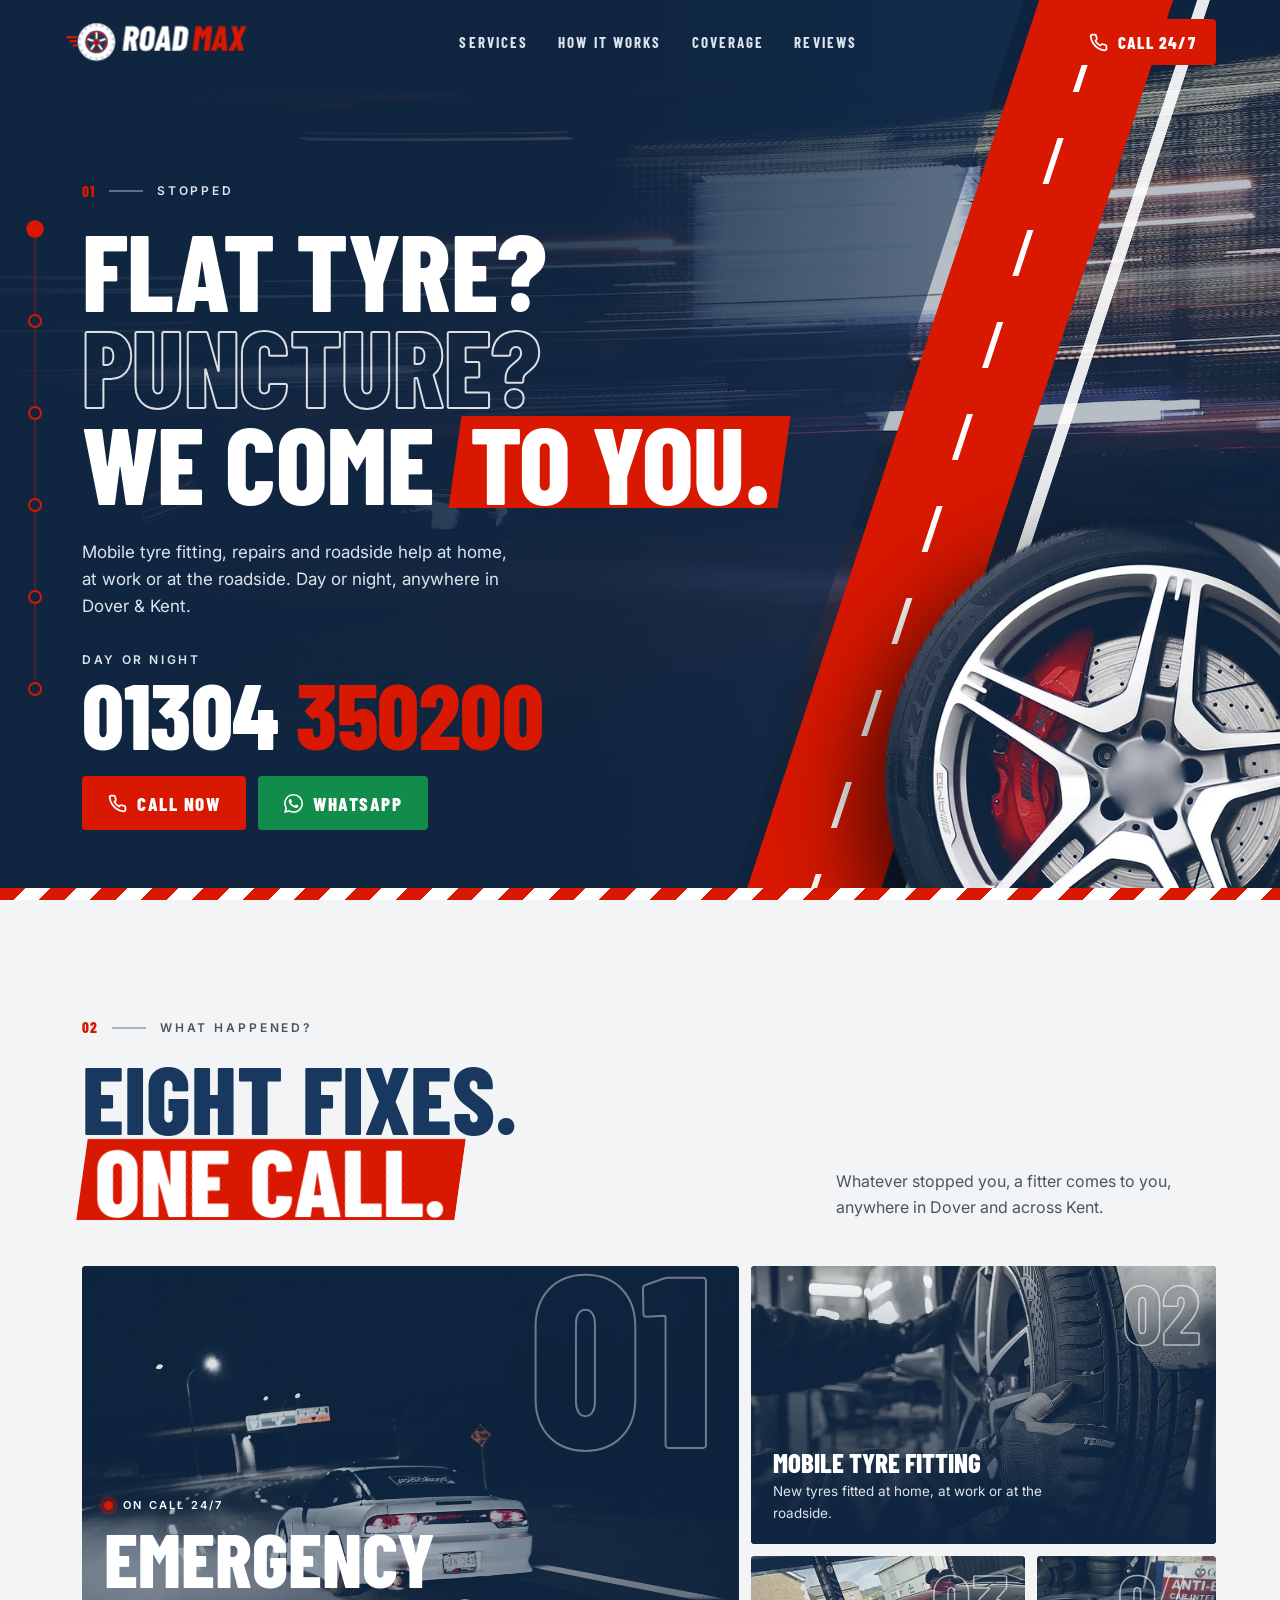
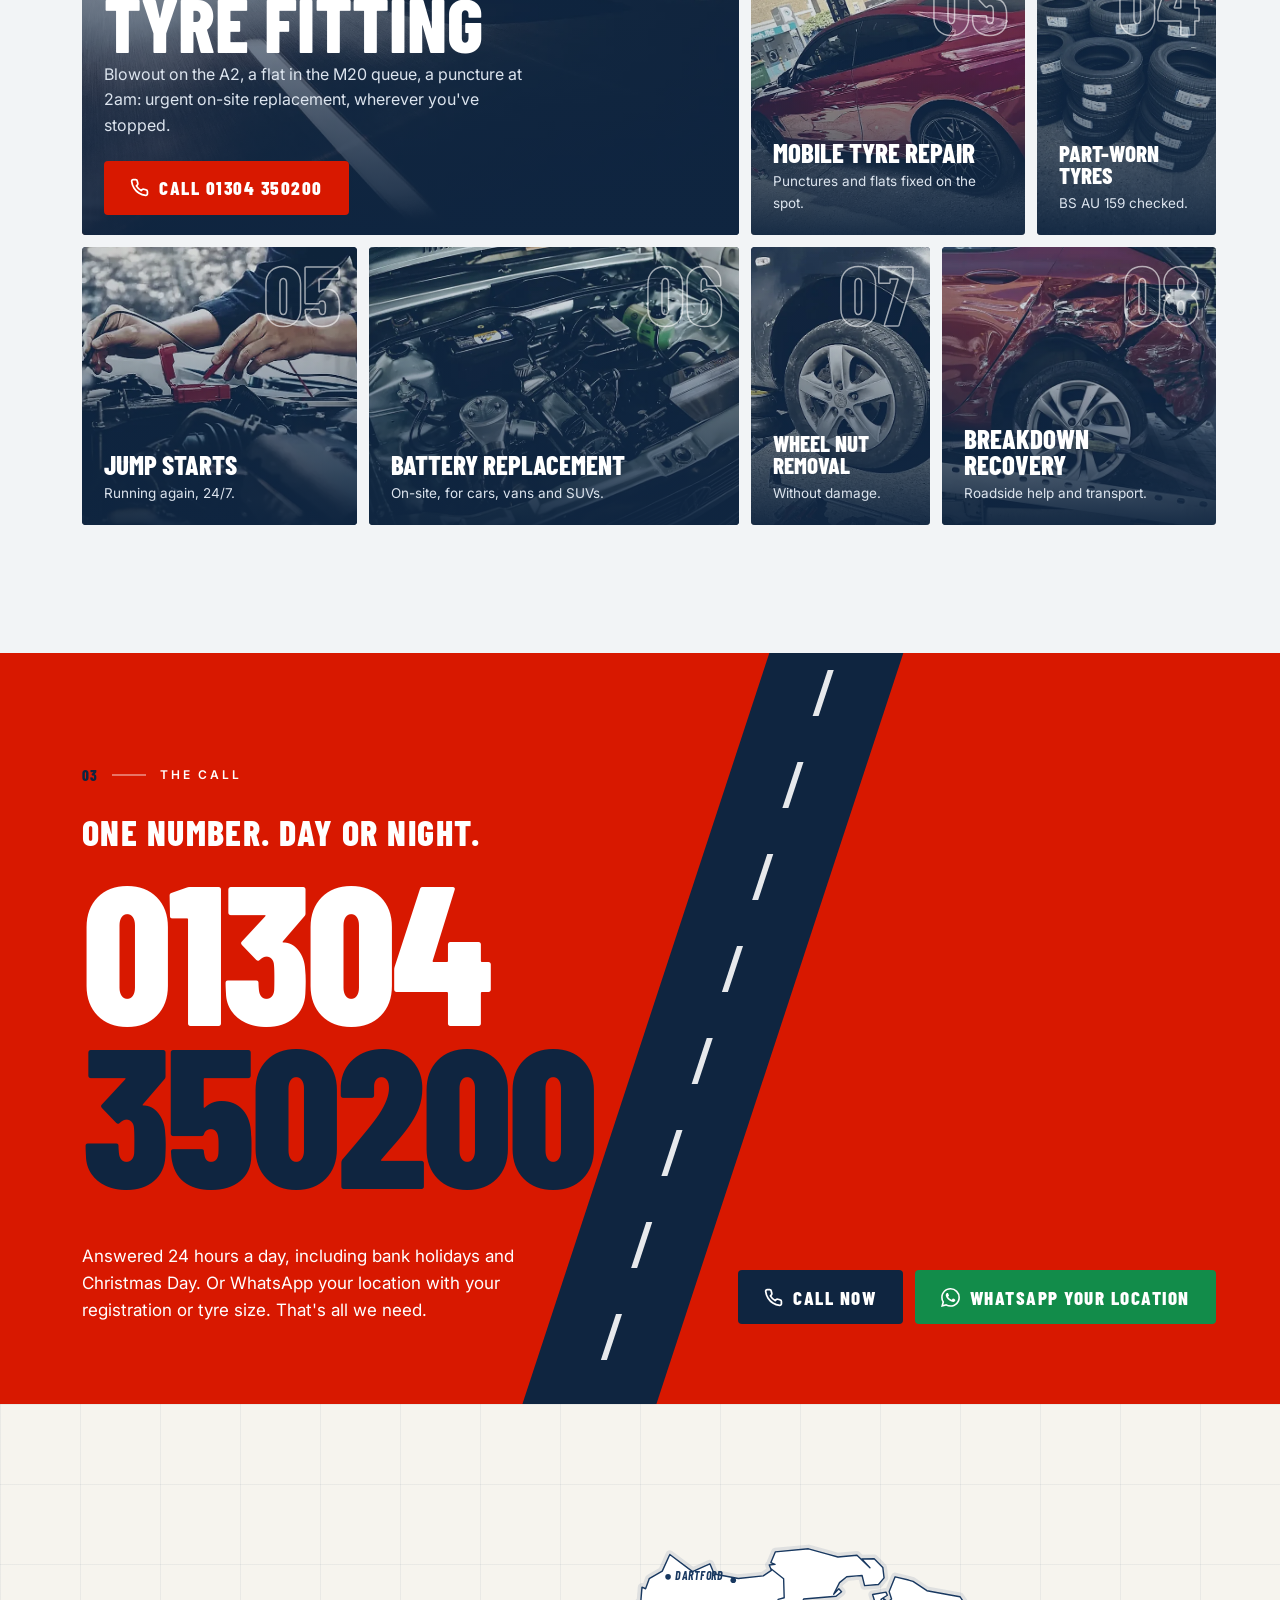
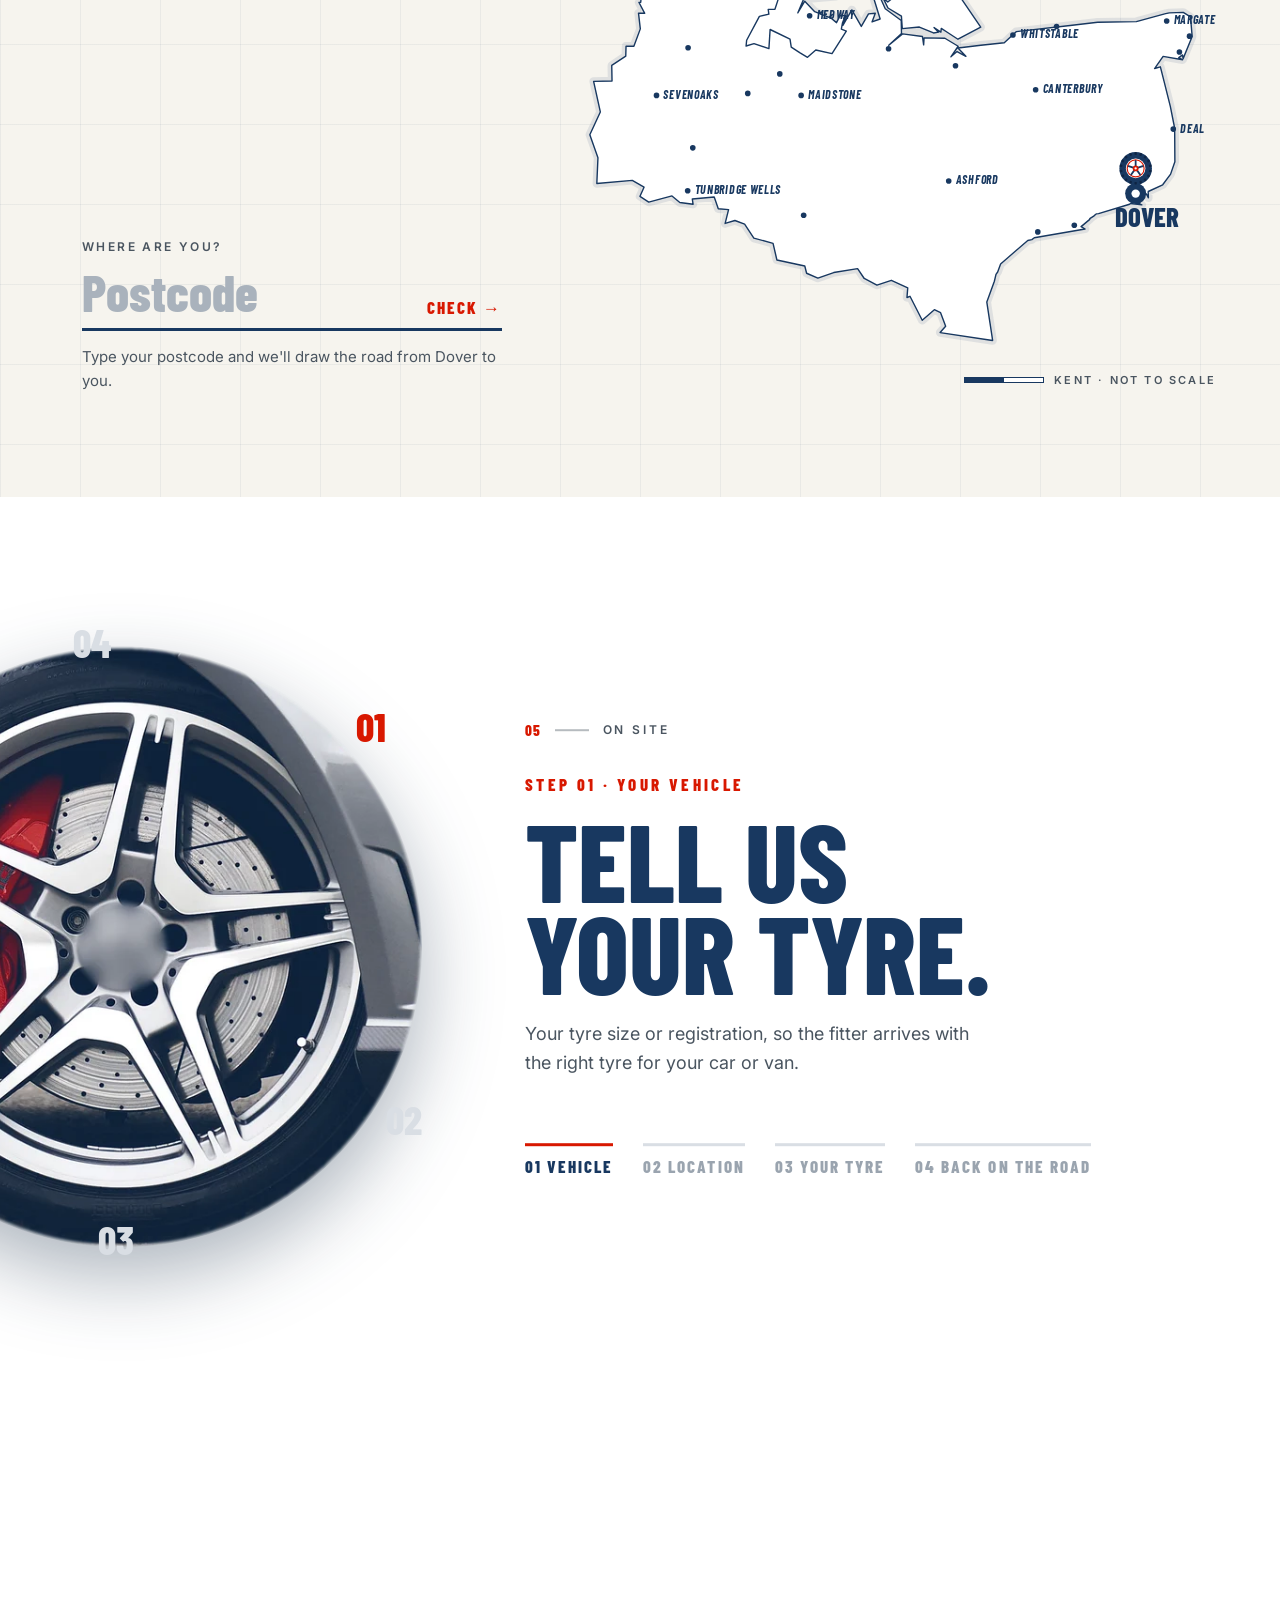
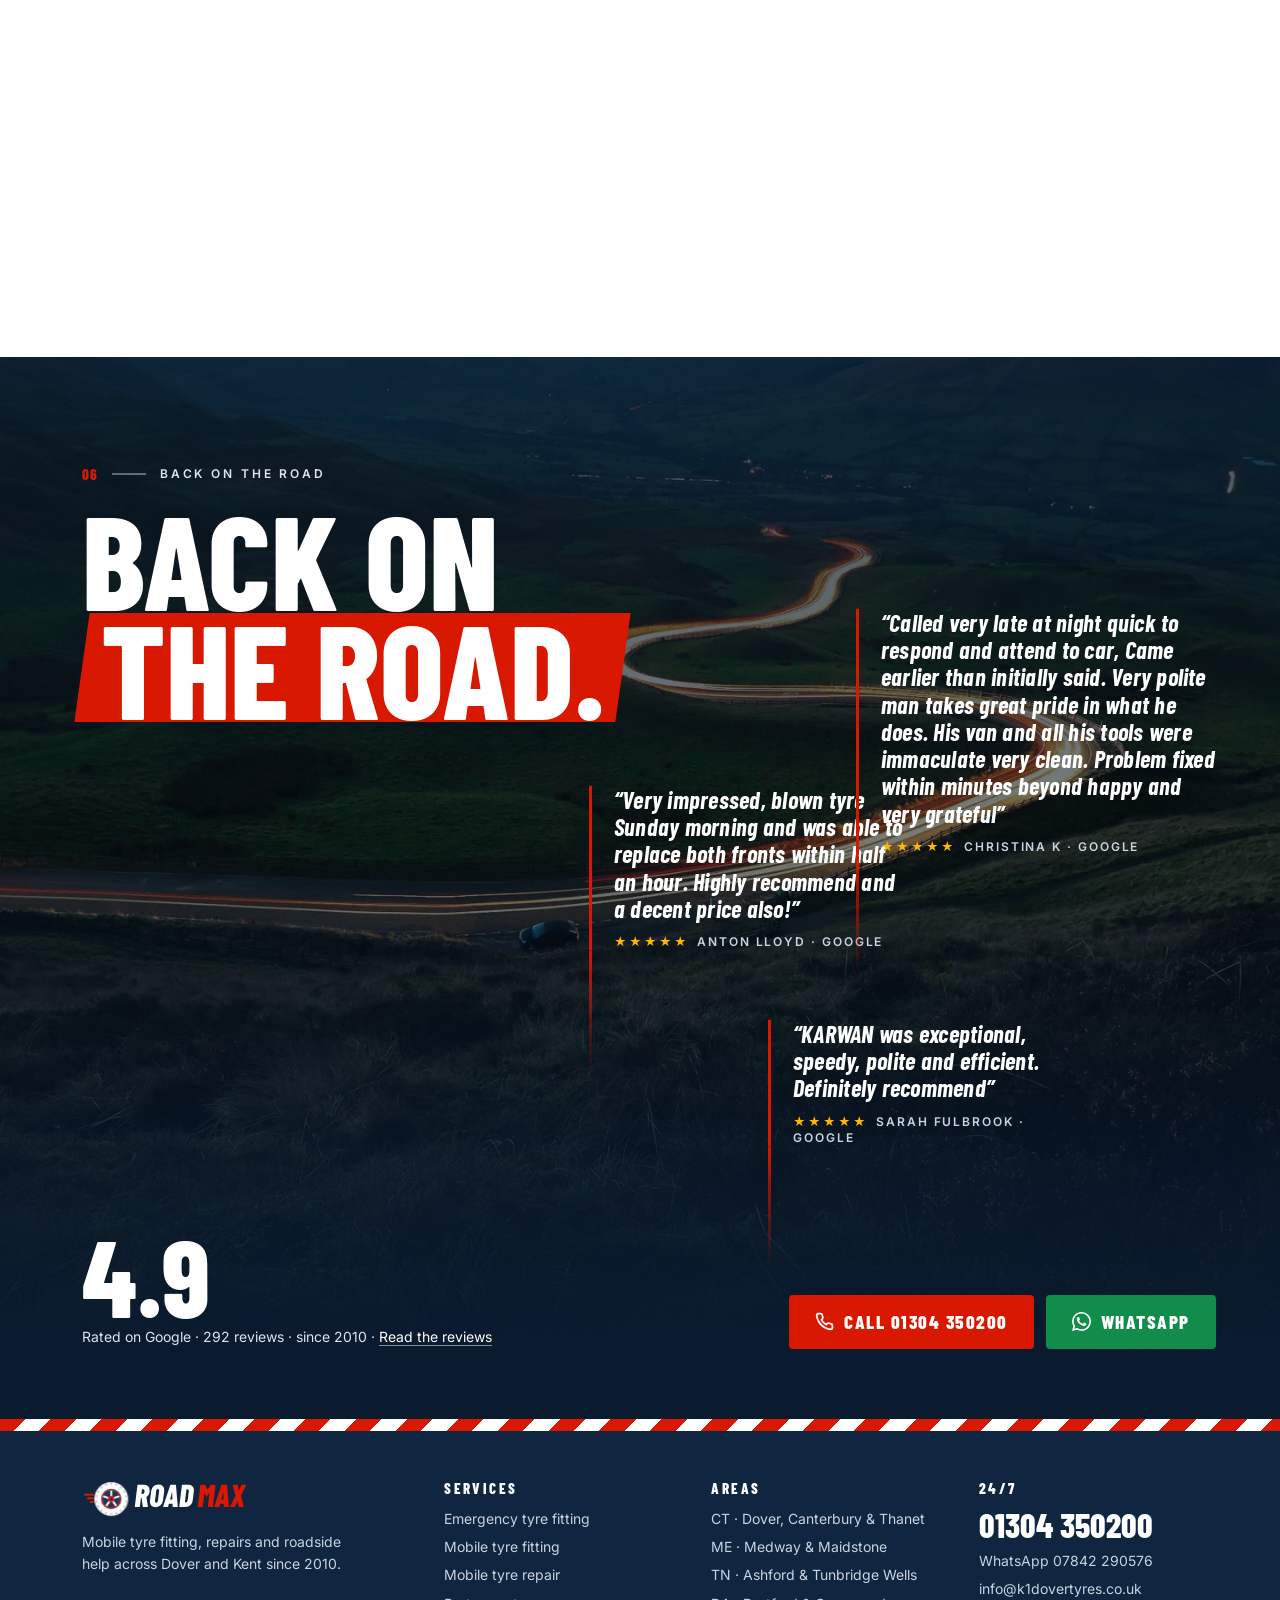
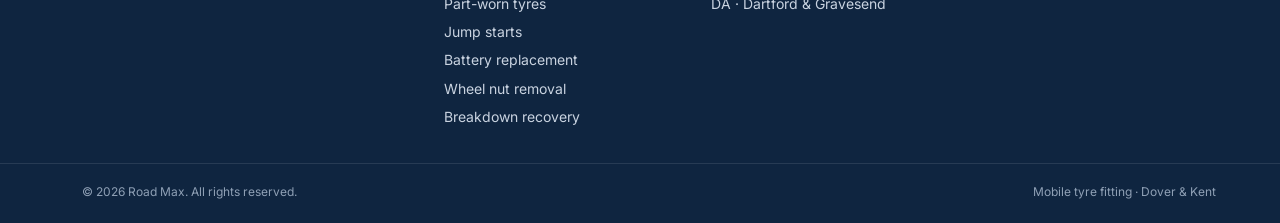
<file: V5/index.html>
<!doctype html>
<html lang="en-GB">
<head>
<meta charset="utf-8">
<meta name="viewport" content="width=device-width, initial-scale=1">
<title>Road Max | 24/7 Mobile Tyre Fitting in Dover &amp; Kent</title>
<meta name="description" content="Flat tyre, puncture or blowout? Road Max comes to you: 24/7 mobile tyre fitting, repairs and roadside help at home, at work or at the roadside across Dover and Kent. Call 01304 350200.">
<meta name="theme-color" content="#0F2540">
<link rel="icon" href="assets/img/roadmax-favicon.svg" type="image/svg+xml">
<link rel="preconnect" href="https://fonts.googleapis.com">
<link rel="preconnect" href="https://fonts.gstatic.com" crossorigin>
<link rel="stylesheet" href="https://fonts.googleapis.com/css2?family=Barlow+Condensed:ital,wght@0,600;0,700;0,800;1,700;1,800&family=Inter:wght@400;500;600&display=swap">
<link rel="preload" as="image" href="assets/img/hero-night-2000.webp" imagesrcset="assets/img/hero-night-1000.webp 1000w, assets/img/hero-night-2000.webp 2000w" imagesizes="100vw">
<link rel="stylesheet" href="assets/css/v5.css">
<script type="application/ld+json">
{"@context":"https://schema.org","@type":"AutoRepair","name":"Road Max","description":"24/7 mobile tyre fitting, repairs and roadside help across Dover and Kent.","telephone":"+441304350200","email":"info@k1dovertyres.co.uk","areaServed":{"@type":"AdministrativeArea","name":"Kent"},"openingHours":"Mo-Su 00:00-23:59","foundingDate":"2010"}
</script>
</head>
<body>
<a class="skip" href="#main">Skip to content</a>

<svg width="0" height="0" class="sr" aria-hidden="true">
  <symbol id="i-phone" viewBox="0 0 24 24"><path fill="none" stroke="currentColor" stroke-width="2.2" stroke-linecap="round" stroke-linejoin="round" d="M22 16.92v3a2 2 0 0 1-2.18 2 19.79 19.79 0 0 1-8.63-3.07 19.5 19.5 0 0 1-6-6 19.79 19.79 0 0 1-3.07-8.67A2 2 0 0 1 4.11 2h3a2 2 0 0 1 2 1.72c.13.96.36 1.9.7 2.81a2 2 0 0 1-.45 2.11L8.09 9.91a16 16 0 0 0 6 6l1.27-1.27a2 2 0 0 1 2.11-.45c.91.34 1.85.57 2.81.7A2 2 0 0 1 22 16.92z"/></symbol>
  <symbol id="i-wa" viewBox="0 0 24 24"><path fill="currentColor" d="M17.47 14.38c-.3-.15-1.76-.87-2.03-.97-.27-.1-.47-.15-.67.15-.2.3-.77.97-.94 1.16-.17.2-.35.22-.64.08-.3-.15-1.26-.46-2.39-1.48-.88-.79-1.48-1.76-1.65-2.06-.17-.3-.02-.46.13-.6.13-.14.3-.35.45-.52.15-.18.2-.3.3-.5.1-.2.05-.37-.03-.52-.07-.15-.67-1.61-.92-2.2-.24-.58-.49-.5-.67-.51l-.57-.01c-.2 0-.52.07-.79.37-.27.3-1.04 1.02-1.04 2.48s1.07 2.88 1.21 3.07c.15.2 2.1 3.2 5.08 4.49.71.31 1.26.49 1.7.63.71.22 1.36.19 1.87.12.57-.09 1.76-.72 2-1.41.25-.7.25-1.29.18-1.41-.08-.13-.27-.2-.57-.35m-5.42 7.4h-.01a9.87 9.87 0 0 1-5.03-1.38l-.36-.21-3.74.98 1-3.65-.24-.37a9.86 9.86 0 0 1-1.51-5.26c0-5.45 4.44-9.88 9.89-9.88a9.8 9.8 0 0 1 6.99 2.9 9.83 9.83 0 0 1 2.89 6.99c0 5.45-4.44 9.88-9.88 9.88m8.41-18.3A11.82 11.82 0 0 0 12.05 0C5.5 0 .16 5.34.16 11.89c0 2.1.55 4.14 1.59 5.95L.06 24l6.3-1.65a11.88 11.88 0 0 0 5.68 1.45h.01c6.55 0 11.89-5.34 11.89-11.89a11.82 11.82 0 0 0-3.48-8.41z"/></symbol>
</svg>

<header class="hdr" id="hdr">
  <div class="in-hdr">
    <a class="brand play" href="#top" aria-label="Road Max — back to top"><svg class="rm-logo" xmlns="http://www.w3.org/2000/svg" viewBox="0 0 588 128" role="img" aria-label="Road Max"><g class="lg-speed"><polygon points="10,45 44,45 40,52 6,52" fill="#D81800"/><polygon points="20,58 44,58 40,65 16,65" fill="#D81800"/><polygon points="30,71 44,71 40,78 26,78" fill="#D81800"/></g><g class="lg-wheel"><circle cx="104" cy="64" r="60" fill="#FFFFFF"/><rect x="99.8" y="4.6" width="8.4" height="9.6" rx="1.8" fill="#C9D3E0" transform="rotate(0 104 64)"/><rect x="99.8" y="4.6" width="8.4" height="9.6" rx="1.8" fill="#C9D3E0" transform="rotate(20 104 64)"/><rect x="99.8" y="4.6" width="8.4" height="9.6" rx="1.8" fill="#C9D3E0" transform="rotate(40 104 64)"/><rect x="99.8" y="4.6" width="8.4" height="9.6" rx="1.8" fill="#C9D3E0" transform="rotate(60 104 64)"/><rect x="99.8" y="4.6" width="8.4" height="9.6" rx="1.8" fill="#C9D3E0" transform="rotate(80 104 64)"/><rect x="99.8" y="4.6" width="8.4" height="9.6" rx="1.8" fill="#C9D3E0" transform="rotate(100 104 64)"/><rect x="99.8" y="4.6" width="8.4" height="9.6" rx="1.8" fill="#C9D3E0" transform="rotate(120 104 64)"/><rect x="99.8" y="4.6" width="8.4" height="9.6" rx="1.8" fill="#C9D3E0" transform="rotate(140 104 64)"/><rect x="99.8" y="4.6" width="8.4" height="9.6" rx="1.8" fill="#C9D3E0" transform="rotate(160 104 64)"/><rect x="99.8" y="4.6" width="8.4" height="9.6" rx="1.8" fill="#C9D3E0" transform="rotate(180 104 64)"/><rect x="99.8" y="4.6" width="8.4" height="9.6" rx="1.8" fill="#C9D3E0" transform="rotate(200 104 64)"/><rect x="99.8" y="4.6" width="8.4" height="9.6" rx="1.8" fill="#C9D3E0" transform="rotate(220 104 64)"/><rect x="99.8" y="4.6" width="8.4" height="9.6" rx="1.8" fill="#C9D3E0" transform="rotate(240 104 64)"/><rect x="99.8" y="4.6" width="8.4" height="9.6" rx="1.8" fill="#C9D3E0" transform="rotate(260 104 64)"/><rect x="99.8" y="4.6" width="8.4" height="9.6" rx="1.8" fill="#C9D3E0" transform="rotate(280 104 64)"/><rect x="99.8" y="4.6" width="8.4" height="9.6" rx="1.8" fill="#C9D3E0" transform="rotate(300 104 64)"/><rect x="99.8" y="4.6" width="8.4" height="9.6" rx="1.8" fill="#C9D3E0" transform="rotate(320 104 64)"/><rect x="99.8" y="4.6" width="8.4" height="9.6" rx="1.8" fill="#C9D3E0" transform="rotate(340 104 64)"/><circle cx="104" cy="64" r="36" fill="#183860"/><circle cx="104" cy="64" r="31.2" fill="none" stroke="#D81800" stroke-width="4.2"/><line x1="104" y1="64" x2="104" y2="36.4" stroke="#FFFFFF" stroke-width="6.6" stroke-linecap="round"/><line x1="104" y1="64" x2="130.25" y2="55.47" stroke="#FFFFFF" stroke-width="6.6" stroke-linecap="round"/><line x1="104" y1="64" x2="120.22" y2="86.33" stroke="#FFFFFF" stroke-width="6.6" stroke-linecap="round"/><line x1="104" y1="64" x2="87.78" y2="86.33" stroke="#FFFFFF" stroke-width="6.6" stroke-linecap="round"/><line x1="104" y1="64" x2="77.75" y2="55.47" stroke="#FFFFFF" stroke-width="6.6" stroke-linecap="round"/><circle cx="104" cy="64" r="10.8" fill="#D81800"/><circle cx="104" cy="64" r="4.2" fill="#183860"/></g><g class="lg-word"><path d="M217.25 92Q216.02 92 215.90 90.88L212.21 61.20Q212.10 60.75 211.65 60.75L210.08 60.75Q209.63 60.75 209.41 61.31L205.82 90.66Q205.71 91.22 205.32 91.61Q204.93 92 204.37 92L188.91 92Q188.35 92 188.02 91.61Q187.68 91.22 187.79 90.66L197.09 14.94Q197.20 14.38 197.59 13.99Q197.98 13.60 198.54 13.60L221.95 13.60Q230.58 13.60 235.56 19.09Q240.54 24.58 240.54 33.76Q240.54 36.45 240.32 37.90Q239.54 44.18 236.68 49.16Q233.82 54.14 229.46 57.17Q229.23 57.28 229.12 57.45Q229.01 57.62 229.12 57.84L234.38 90.43L234.38 90.66Q234.38 92 233.15 92L217.25 92M213.89 29.50Q213.44 29.50 213.22 30.06L211.31 45.97Q211.31 46.53 211.76 46.53L214.78 46.53Q218.14 46.53 220.27 43.78Q222.40 41.04 222.40 36.22Q222.40 32.98 220.94 31.24Q219.49 29.50 216.91 29.50M261.94 92.90Q252.42 92.90 246.98 87.69Q241.55 82.48 241.55 73.41Q241.55 72.18 241.78 69.71L245.92 35.89Q247.26 25.25 254.26 18.98Q261.26 12.70 271.79 12.70Q281.31 12.70 286.86 17.97Q292.40 23.23 292.40 32.30Q292.40 33.42 292.18 35.89L287.92 69.71Q286.69 80.35 279.58 86.62Q272.46 92.90 261.94 92.90M263.95 76.99Q266.30 76.99 267.87 75.26Q269.44 73.52 269.89 70.50L274.14 35.10Q274.26 34.54 274.26 33.65Q274.26 31.30 273.14 29.95Q272.02 28.61 269.89 28.61Q267.54 28.61 265.97 30.40Q264.40 32.19 264.06 35.10L259.70 70.50L259.58 71.73Q259.58 74.19 260.70 75.59Q261.82 76.99 263.95 76.99M323.42 92Q322.19 92 322.19 90.77L321.97 81.02Q322.08 80.80 321.86 80.63Q321.63 80.46 321.41 80.46L309.65 80.46Q308.98 80.46 308.98 81.02L306.51 90.77Q306.18 92 304.94 92L289.49 92Q288.14 92 288.59 90.54L313.57 14.83Q313.90 13.60 315.14 13.60L332.83 13.60Q334.18 13.60 334.18 14.83L340.45 90.54L340.45 90.88Q340.45 92 339.22 92L323.42 92M313.23 65.57Q313.23 66.13 313.57 66.13L320.85 66.13Q321.41 66.13 321.41 65.57L320.62 40.03Q320.62 39.58 320.40 39.58Q320.18 39.58 319.95 40.03M347.06 92Q346.50 92 346.16 91.61Q345.82 91.22 345.94 90.66L355.23 14.94Q355.34 14.38 355.74 13.99Q356.13 13.60 356.69 13.60L377.41 13.60Q387.04 13.60 392.53 18.64Q398.02 23.68 398.02 32.42Q398.02 33.42 397.79 35.66L393.54 69.94Q392.30 79.90 385.30 85.95Q378.30 92 367.78 92L347.06 92M365.87 75.54Q365.65 76.10 366.32 76.10L369.34 75.98Q371.70 75.87 373.49 73.91Q375.28 71.95 375.73 68.70L379.54 36.90Q379.65 36.34 379.65 35.33Q379.65 32.64 378.36 31.07Q377.07 29.50 374.94 29.50L372.03 29.50Q371.58 29.50 371.36 30.06" fill="#FFFFFF"/><path d="M456.82 14.50Q457.26 13.60 458.50 13.60L473.62 13.60Q474.18 13.60 474.51 13.99Q474.85 14.38 474.74 14.94L465.44 90.66Q465.33 91.22 464.94 91.61Q464.54 92 463.98 92L448.53 92Q447.97 92 447.63 91.61Q447.30 91.22 447.41 90.66L453.34 42.61Q453.46 42.16 453.18 42.10Q452.90 42.05 452.67 42.38L443.38 56.05Q442.93 56.94 442.70 56.94Q442.37 56.94 442.03 56.05L436.10 42.38Q435.87 42.05 435.70 42.05Q435.54 42.05 435.42 42.50L429.49 90.66Q429.38 91.22 428.98 91.61Q428.59 92 428.03 92L412.58 92Q412.02 92 411.68 91.61Q411.34 91.22 411.46 90.66L420.75 14.94Q420.86 14.38 421.26 13.99Q421.65 13.60 422.21 13.60L437.44 13.60Q438.45 13.60 439.01 14.50L445.62 30.74Q445.95 31.18 446.29 30.74M505.31 92Q504.08 92 504.08 90.77L503.86 81.02Q503.97 80.80 503.74 80.63Q503.52 80.46 503.30 80.46L491.54 80.46Q490.86 80.46 490.86 81.02L488.40 90.77Q488.06 92 486.83 92L471.38 92Q470.03 92 470.48 90.54L495.46 14.83Q495.79 13.60 497.02 13.60L514.72 13.60Q516.06 13.60 516.06 14.83L522.34 90.54L522.34 90.88Q522.34 92 521.10 92L505.31 92M495.12 65.57Q495.12 66.13 495.46 66.13L502.74 66.13Q503.30 66.13 503.30 65.57L502.51 40.03Q502.51 39.58 502.29 39.58Q502.06 39.58 501.84 40.03M527.38 92Q526.59 92 526.42 91.55Q526.26 91.10 526.59 90.43L545.74 53.14Q545.86 52.80 545.74 52.46L535.78 15.17L535.66 14.72Q535.66 14.27 536.06 13.94Q536.45 13.60 537.01 13.60L552.69 13.60Q553.70 13.60 554.03 14.72L557.62 33.20Q557.62 33.65 557.90 33.65Q558.18 33.65 558.29 33.20L566.24 14.72Q566.80 13.60 567.81 13.60L583.49 13.60Q584.27 13.60 584.44 14.05Q584.61 14.50 584.27 15.17L565.12 52.46L565.01 53.14L574.98 90.43L575.09 90.88Q575.09 92 573.86 92L558.29 92Q557.28 92 557.06 90.88L553.36 72.51Q553.36 72.06 553.14 72.12Q552.91 72.18 552.80 72.51L544.51 90.88Q544.18 92 542.94 92" fill="#D81800"/></g></svg></a>
    <nav class="nav" id="nav" aria-label="Main">
      <a href="#what-happened">Services</a><a href="#on-site">How it works</a><a href="#on-the-way">Coverage</a><a href="#back-on-the-road">Reviews</a>
    </nav>
    <a class="btn btn-red call-cta" href="tel:01304350200"><svg><use href="#i-phone"/></svg>Call 24/7</a>
    <button class="burger" id="burger" type="button" aria-label="Open menu" aria-expanded="false" aria-controls="nav"><span></span></button>
  </div>
</header>

<nav class="thread" id="thread" aria-label="Chapters">
  <span class="fill" id="thread-fill"></span>
  <a href="#top" style="top:0%" class="on"><span>01 Stopped</span></a>
  <a href="#what-happened" style="top:20%"><span>02 What happened?</span></a>
  <a href="#the-call" style="top:40%"><span>03 The call</span></a>
  <a href="#on-the-way" style="top:60%"><span>04 On the way</span></a>
  <a href="#on-site" style="top:80%"><span>05 On site</span></a>
  <a href="#back-on-the-road" style="top:100%"><span>06 Back on the road</span></a>
</nav>

<main id="main">

<!-- 01 STOPPED -->
<section class="hero" id="top" data-chapter="0" aria-labelledby="h-hero">
  <div class="plate"><img src="assets/img/hero-night-2000.webp" srcset="assets/img/hero-night-1000.webp 1000w, assets/img/hero-night-2000.webp 2000w" sizes="100vw" alt="" fetchpriority="high"></div>
  <div class="veil"></div><div class="veil-2"></div>
  <div class="road"></div><div class="road-edge"></div>
  <div class="wheel"><img src="assets/img/wheel-1200.webp" srcset="assets/img/wheel-640.webp 640w, assets/img/wheel-1200.webp 1200w" sizes="(max-width:760px) 240px, 41vw" alt=""></div>
  <div class="copy">
    <span class="chapter fadeup"><b>01</b><i></i>Stopped</span>
    <h1 id="h-hero"><span class="ln"><span>Flat tyre?</span></span><span class="ln"><span class="o">Puncture?</span></span><span class="ln"><span>We come <span class="mark"><span>to you.</span></span></span></span></h1>
    <p class="sub fadeup">Mobile tyre fitting, repairs and roadside help at home, at work or at the roadside. Day or night, anywhere in Dover &amp; Kent.</p>
    <div class="phone fadeup">
      <small>Day or night</small>
      <a class="num" href="tel:01304350200" aria-label="Call 01304 350200">01304 <em>350200</em></a>
      <div class="row"><a class="btn btn-red" href="tel:01304350200"><svg><use href="#i-phone"/></svg>Call now</a><a class="btn btn-wa" href="https://wa.me/447842290576"><svg><use href="#i-wa"/></svg>WhatsApp</a></div>
    </div>
  </div>
  <div class="hazard"></div>
</section>

<!-- 02 WHAT HAPPENED? -->
<section class="svc" id="what-happened" data-chapter="1" aria-labelledby="h-svc">
  <div class="head">
    <div><span class="chapter" data-in><b>02</b><i></i>What happened?</span>
      <h2 id="h-svc" data-in>Eight fixes.<br><span class="mark"><span>One call.</span></span></h2></div>
    <p data-in>Whatever stopped you, a fitter comes to you, anywhere in Dover and across Kent.</p>
  </div>
  <div class="tiles">
    <article class="tile t-emg" data-in>
      <img src="assets/img/svc-emergency.webp" alt="" loading="lazy"><span class="n" aria-hidden="true">01</span>
      <div class="bd"><span class="live"><i></i>On call 24/7</span><h3>Emergency<br>tyre fitting</h3>
        <p class="lede">Blowout on the A2, a flat in the M20 queue, a puncture at 2am: urgent on-site replacement, wherever you've stopped.</p>
        <a class="btn btn-red" href="tel:01304350200"><svg><use href="#i-phone"/></svg>Call 01304 350200</a></div>
    </article>
    <article class="tile t-fit" data-in>
      <img src="assets/img/svc-fitting.webp" alt="" loading="lazy" style="object-position:70% 50%"><span class="n" aria-hidden="true">02</span>
      <div class="bd"><h3>Mobile tyre fitting</h3><p class="lede">New tyres fitted at home, at work or at the roadside.</p>
        <div class="more"><div><span class="k">What we do</span><p>Premium, mid-range or budget tyres for cars, vans and 4x4s, supplied and fitted where you are.</p>
          <div class="acts"><a href="tel:01304350200">Call</a><a class="wa" href="https://wa.me/447842290576?text=Hi%20Road%20Max,%20I%20need%20help%20with:%20Mobile%20tyre%20fitting">WhatsApp</a></div></div></div></div>
    </article>
    <article class="tile t-rep" data-in>
      <img src="assets/img/svc-repair.webp" alt="" loading="lazy" style="object-position:50% 50%"><span class="n" aria-hidden="true">03</span>
      <div class="bd"><h3>Mobile tyre repair</h3><p class="lede">Punctures and flats fixed on the spot.</p>
        <div class="more"><div><span class="k">What we do</span><p>Nails, screws and slow punctures repaired on the spot. If it can't be repaired, it's replaced there and then.</p>
          <div class="acts"><a href="tel:01304350200">Call</a><a class="wa" href="https://wa.me/447842290576?text=Hi%20Road%20Max,%20I%20need%20help%20with:%20Mobile%20tyre%20repair">WhatsApp</a></div></div></div></div>
    </article>
    <article class="tile t-pw" data-in>
      <img src="assets/img/svc-partworn.webp" alt="" loading="lazy" style="object-position:50% 50%"><span class="n" aria-hidden="true">04</span>
      <div class="bd"><h3>Part-worn<br>tyres</h3><p class="lede">BS AU 159 checked.</p>
        <div class="more"><div><span class="k">What we do</span><p>Quality-checked, legal part-worn tyres, fitted where you are.</p>
          <div class="acts"><a href="tel:01304350200">Call</a><a class="wa" href="https://wa.me/447842290576?text=Hi%20Road%20Max,%20I%20need%20help%20with:%20Part-worn%20tyres">WhatsApp</a></div></div></div></div>
    </article>
    <article class="tile t-jump" data-in>
      <img src="assets/img/svc-jump.webp" alt="" loading="lazy" style="object-position:50% 50%"><span class="n" aria-hidden="true">05</span>
      <div class="bd"><h3>Jump starts</h3><p class="lede">Running again, 24/7.</p>
        <div class="more"><div><span class="k">What we do</span><p>Flat battery? We get you started at home, at work or at the roadside.</p>
          <div class="acts"><a href="tel:01304350200">Call</a><a class="wa" href="https://wa.me/447842290576?text=Hi%20Road%20Max,%20I%20need%20help%20with:%20Jump%20starts">WhatsApp</a></div></div></div></div>
    </article>
    <article class="tile t-bat" data-in>
      <img src="assets/img/svc-battery.webp" alt="" loading="lazy" style="object-position:30% 50%"><span class="n" aria-hidden="true">06</span>
      <div class="bd"><h3>Battery replacement</h3><p class="lede">On-site, for cars, vans and SUVs.</p>
        <div class="more"><div><span class="k">What we do</span><p>Battery won't hold charge? We replace it on site, wherever you're stranded.</p>
          <div class="acts"><a href="tel:01304350200">Call</a><a class="wa" href="https://wa.me/447842290576?text=Hi%20Road%20Max,%20I%20need%20help%20with:%20Battery%20replacement">WhatsApp</a></div></div></div></div>
    </article>
    <article class="tile t-nut" data-in>
      <img src="assets/img/svc-wheelnut.webp" alt="" loading="lazy" style="object-position:50% 50%"><span class="n" aria-hidden="true">07</span>
      <div class="bd"><h3>Wheel nut<br>removal</h3><p class="lede">Without damage.</p>
        <div class="more"><div><span class="k">What we do</span><p>Stuck or locking wheel nuts removed safely on site, without damaging the wheel.</p>
          <div class="acts"><a href="tel:01304350200">Call</a><a class="wa" href="https://wa.me/447842290576?text=Hi%20Road%20Max,%20I%20need%20help%20with:%20Wheel%20nut%20removal">WhatsApp</a></div></div></div></div>
    </article>
    <article class="tile t-rec" data-in>
      <img src="assets/img/svc-recovery.webp" alt="" loading="lazy" style="object-position:50% 50%"><span class="n" aria-hidden="true">08</span>
      <div class="bd"><h3>Breakdown recovery</h3><p class="lede">Roadside help and transport.</p>
        <div class="more"><div><span class="k">What we do</span><p>Roadside assistance and vehicle transport when you need it most.</p>
          <div class="acts"><a href="tel:01304350200">Call</a><a class="wa" href="https://wa.me/447842290576?text=Hi%20Road%20Max,%20I%20need%20help%20with:%20Breakdown%20recovery">WhatsApp</a></div></div></div></div>
    </article>
  </div>
</section>

<!-- 03 THE CALL -->
<section class="call" id="the-call" data-chapter="2" aria-labelledby="h-call">
  <div class="road"></div>
  <span class="chapter"><b>03</b><i></i>The call</span>
  <h2 id="h-call">One number. Day or night.</h2>
  <a class="num" href="tel:01304350200" aria-label="Call 01304 350200"><span>01304</span><span class="b">350200</span></a>
  <div class="foot">
    <p>Answered 24 hours a day, including bank holidays and Christmas Day. Or WhatsApp your location with your registration or tyre size. That's all we need.</p>
    <div class="row"><a class="btn btn-navy" href="tel:01304350200"><svg><use href="#i-phone"/></svg>Call now</a><a class="btn btn-wa" href="https://wa.me/447842290576"><svg><use href="#i-wa"/></svg>WhatsApp your location</a></div>
  </div>
</section>

<!-- 04 ON THE WAY -->
<section class="way" id="on-the-way" data-chapter="3" aria-labelledby="h-way">
  <div class="grid">
    <div>
      <span class="chapter" data-in><b>04</b><i></i>On the way</span>
      <h2 id="h-way" data-in>Dover,<br>to you.</h2>
      <p class="lede" data-in>Founded in Dover in 2010. Our 10+ vans cover towns and villages right across Kent.</p>
      <form class="pc" id="pc" novalidate data-in>
        <label for="pc-in">Where are you?</label>
        <div class="field"><input id="pc-in" name="postcode" autocomplete="postal-code" placeholder="Postcode" maxlength="8"><button type="submit">Check →</button></div>
        <p class="res" id="pc-res" aria-live="polite">Type your postcode and we'll draw the road from Dover to you.</p>
      </form>
    </div>
    <div data-in>
      <svg class="atlas" id="atlas" viewBox="0 0 928 627" role="img" aria-label="Map of Kent. Road Max covers Dover and all of Kent.">
        <path d="M373.3,41.6 L388.2,45.7 L415.4,43.2 L433.9,61.0 L422.3,48.5 L440.0,48.1 L452.3,60.6 L454.1,75.5 L446.1,84.9 L426.3,86.5 L422.7,72.1 L414.8,72.7 L400.8,73.8 L390.5,82.3 L382.1,98.8 L389.5,91.1 L393.4,95.3 L385.5,101.8 L339.3,105.7 L330.9,125.5 L340.9,108.8 L355.1,123.8 L370.2,129.7 L375.6,131.9 L380.2,127.9 L376.9,131.6 L386.2,139.4 L391.2,129.4 L398.7,129.4 L394.8,139.4 L393.1,148.7 L400.2,151.5 L379.8,183.7 L356.6,178.4 L344.8,188.9 L333.6,182.3 L321.6,174.3 L319.8,162.8 L291.4,149.2 L289.7,176.5 L268.4,169.4 L257.1,172.8 L257.9,164.5 L276.1,130.4 L289.6,127.2 L288.7,120.4 L298.3,120.4 L302.9,106.2 L311.5,103.9 L310.7,76.7 L292.2,62.1 L290.2,57.1 L298.4,56.2 L292.5,53.6 L298.8,38.4 L346.1,34.0 L373.3,41.6Z M562.4,102.4 L592.1,145.9 L559.6,163.1 L544.3,153.1 L535.8,147.6 L535.2,152.9 L525.4,146.4 L531.9,153.0 L524.7,154.1 L504.5,145.7 L480.1,148.0 L478.9,130.2 L459.7,118.5 L453.0,104.7 L459.4,110.0 L464.8,105.7 L461.4,95.1 L469.9,74.0 L489.0,78.6 L495.4,80.5 L515.3,93.8 L546.4,99.5 L562.4,102.4Z M148.2,42.1 L180.7,66.6 L197.3,59.2 L205.5,55.6 L205.6,55.6 L211.6,69.9 L246.1,76.4 L281.6,72.6 L293.2,64.8 L292.2,62.1 L310.7,76.7 L311.5,103.9 L302.9,106.2 L298.3,120.4 L288.7,120.4 L289.6,127.2 L276.1,130.4 L257.9,164.5 L257.1,172.8 L268.4,169.4 L289.7,176.5 L291.4,149.2 L319.8,162.8 L321.6,174.3 L333.6,182.3 L344.8,188.9 L356.6,178.4 L379.8,183.7 L400.2,151.5 L393.1,148.7 L394.8,139.4 L398.7,129.4 L399.9,129.4 L395.3,143.3 L408.1,121.2 L421.6,144.8 L431.9,126.9 L441.6,126.1 L436.9,138.4 L448.5,134.2 L437.7,99.3 L456.8,95.8 L458.8,100.3 L449.7,106.0 L455.8,119.6 L478.6,136.3 L479.0,154.9 L460.8,171.6 L480.5,155.4 L508.9,159.2 L510.6,171.1 L511.2,161.2 L541.0,161.7 L543.9,163.5 L559.9,173.1 L549.5,188.2 L558.3,180.7 L570.9,187.5 L559.6,175.7 L592.3,171.7 L592.3,171.7 L625.7,168.2 L642.7,152.3 L719.7,143.4 L759.0,138.9 L759.4,138.9 L814.3,137.9 L856.1,126.5 L861.4,125.4 L881.2,124.8 L891.6,131.3 L894.0,159.2 L894.0,159.2 L894.0,159.3 L881.1,190.8 L880.2,185.5 L874.9,189.3 L880.4,192.4 L852.5,187.6 L840.8,204.4 L840.4,204.9 L848.6,202.5 L854.4,225.5 L862.8,259.0 L869.0,290.2 L869.3,337.9 L863.2,355.7 L851.9,370.9 L831.3,380.5 L831.3,381.2 L831.2,381.2 L831.5,389.5 L828.6,383.9 L815.2,388.2 L819.2,396.9 L811.3,394.3 L815.9,396.5 L813.5,396.2 L822.1,399.6 L815.7,398.8 L806.6,397.6 L805.3,398.3 L804.6,398.7 L760.3,412.1 L757.1,412.5 L756.4,413.1 L753.4,415.6 L747.8,419.3 L747.8,420.3 L735.4,430.6 L741.1,434.0 L668.6,446.5 L665.1,449.2 L659.3,450.4 L620.5,484.0 L616.3,495.4 L613.9,498.9 L611.6,508.6 L600.8,538.3 L604.8,564.7 L609.1,593.1 L609.0,593.3 L534.2,581.9 L534.1,581.9 L542.0,572.8 L534.8,553.5 L525.9,549.2 L508.6,564.3 L491.1,530.1 L486.8,531.8 L487.9,518.1 L464.5,507.3 L443.9,514.1 L425.8,504.7 L416.3,490.6 L382.2,496.2 L359.6,504.2 L343.5,497.2 L340.9,486.8 L301.1,478.3 L295.6,454.6 L268.2,447.0 L255.0,427.1 L241.2,421.9 L227.2,426.1 L232.1,406.3 L217.4,405.2 L211.6,388.3 L180.3,391.1 L181.4,398.6 L162.5,396.2 L151.3,386.8 L118.1,395.6 L105.6,387.4 L111.4,374.3 L94.6,364.6 L44.0,369.1 L45.6,332.2 L34.0,299.4 L49.0,266.9 L39.4,223.2 L65.7,222.8 L65.3,200.5 L85.3,187.2 L85.7,173.1 L96.9,173.1 L106.1,148.3 L103.5,125.8 L112.4,126.1 L104.2,110.6 L106.7,110.3 L108.5,88.7 L113.6,91.0 L118.8,76.7 L137.4,65.9 L148.2,42.1Z" fill="none" stroke="#183860" stroke-opacity=".1" stroke-width="12" stroke-linejoin="round"/>
        <path d="M373.3,41.6 L388.2,45.7 L415.4,43.2 L433.9,61.0 L422.3,48.5 L440.0,48.1 L452.3,60.6 L454.1,75.5 L446.1,84.9 L426.3,86.5 L422.7,72.1 L414.8,72.7 L400.8,73.8 L390.5,82.3 L382.1,98.8 L389.5,91.1 L393.4,95.3 L385.5,101.8 L339.3,105.7 L330.9,125.5 L340.9,108.8 L355.1,123.8 L370.2,129.7 L375.6,131.9 L380.2,127.9 L376.9,131.6 L386.2,139.4 L391.2,129.4 L398.7,129.4 L394.8,139.4 L393.1,148.7 L400.2,151.5 L379.8,183.7 L356.6,178.4 L344.8,188.9 L333.6,182.3 L321.6,174.3 L319.8,162.8 L291.4,149.2 L289.7,176.5 L268.4,169.4 L257.1,172.8 L257.9,164.5 L276.1,130.4 L289.6,127.2 L288.7,120.4 L298.3,120.4 L302.9,106.2 L311.5,103.9 L310.7,76.7 L292.2,62.1 L290.2,57.1 L298.4,56.2 L292.5,53.6 L298.8,38.4 L346.1,34.0 L373.3,41.6Z M562.4,102.4 L592.1,145.9 L559.6,163.1 L544.3,153.1 L535.8,147.6 L535.2,152.9 L525.4,146.4 L531.9,153.0 L524.7,154.1 L504.5,145.7 L480.1,148.0 L478.9,130.2 L459.7,118.5 L453.0,104.7 L459.4,110.0 L464.8,105.7 L461.4,95.1 L469.9,74.0 L489.0,78.6 L495.4,80.5 L515.3,93.8 L546.4,99.5 L562.4,102.4Z M148.2,42.1 L180.7,66.6 L197.3,59.2 L205.5,55.6 L205.6,55.6 L211.6,69.9 L246.1,76.4 L281.6,72.6 L293.2,64.8 L292.2,62.1 L310.7,76.7 L311.5,103.9 L302.9,106.2 L298.3,120.4 L288.7,120.4 L289.6,127.2 L276.1,130.4 L257.9,164.5 L257.1,172.8 L268.4,169.4 L289.7,176.5 L291.4,149.2 L319.8,162.8 L321.6,174.3 L333.6,182.3 L344.8,188.9 L356.6,178.4 L379.8,183.7 L400.2,151.5 L393.1,148.7 L394.8,139.4 L398.7,129.4 L399.9,129.4 L395.3,143.3 L408.1,121.2 L421.6,144.8 L431.9,126.9 L441.6,126.1 L436.9,138.4 L448.5,134.2 L437.7,99.3 L456.8,95.8 L458.8,100.3 L449.7,106.0 L455.8,119.6 L478.6,136.3 L479.0,154.9 L460.8,171.6 L480.5,155.4 L508.9,159.2 L510.6,171.1 L511.2,161.2 L541.0,161.7 L543.9,163.5 L559.9,173.1 L549.5,188.2 L558.3,180.7 L570.9,187.5 L559.6,175.7 L592.3,171.7 L592.3,171.7 L625.7,168.2 L642.7,152.3 L719.7,143.4 L759.0,138.9 L759.4,138.9 L814.3,137.9 L856.1,126.5 L861.4,125.4 L881.2,124.8 L891.6,131.3 L894.0,159.2 L894.0,159.2 L894.0,159.3 L881.1,190.8 L880.2,185.5 L874.9,189.3 L880.4,192.4 L852.5,187.6 L840.8,204.4 L840.4,204.9 L848.6,202.5 L854.4,225.5 L862.8,259.0 L869.0,290.2 L869.3,337.9 L863.2,355.7 L851.9,370.9 L831.3,380.5 L831.3,381.2 L831.2,381.2 L831.5,389.5 L828.6,383.9 L815.2,388.2 L819.2,396.9 L811.3,394.3 L815.9,396.5 L813.5,396.2 L822.1,399.6 L815.7,398.8 L806.6,397.6 L805.3,398.3 L804.6,398.7 L760.3,412.1 L757.1,412.5 L756.4,413.1 L753.4,415.6 L747.8,419.3 L747.8,420.3 L735.4,430.6 L741.1,434.0 L668.6,446.5 L665.1,449.2 L659.3,450.4 L620.5,484.0 L616.3,495.4 L613.9,498.9 L611.6,508.6 L600.8,538.3 L604.8,564.7 L609.1,593.1 L609.0,593.3 L534.2,581.9 L534.1,581.9 L542.0,572.8 L534.8,553.5 L525.9,549.2 L508.6,564.3 L491.1,530.1 L486.8,531.8 L487.9,518.1 L464.5,507.3 L443.9,514.1 L425.8,504.7 L416.3,490.6 L382.2,496.2 L359.6,504.2 L343.5,497.2 L340.9,486.8 L301.1,478.3 L295.6,454.6 L268.2,447.0 L255.0,427.1 L241.2,421.9 L227.2,426.1 L232.1,406.3 L217.4,405.2 L211.6,388.3 L180.3,391.1 L181.4,398.6 L162.5,396.2 L151.3,386.8 L118.1,395.6 L105.6,387.4 L111.4,374.3 L94.6,364.6 L44.0,369.1 L45.6,332.2 L34.0,299.4 L49.0,266.9 L39.4,223.2 L65.7,222.8 L65.3,200.5 L85.3,187.2 L85.7,173.1 L96.9,173.1 L106.1,148.3 L103.5,125.8 L112.4,126.1 L104.2,110.6 L106.7,110.3 L108.5,88.7 L113.6,91.0 L118.8,76.7 L137.4,65.9 L148.2,42.1Z" fill="#FFFFFF" stroke="#183860" stroke-width="2" stroke-linejoin="round"/>
        <g class="town" data-town="Deal"><circle cx="867.0" cy="291.4" r="4"/><text x="877.0" y="296.4">DEAL</text></g><g class="town" data-town="Folkestone"><circle cx="725.7" cy="428.7" r="4"/></g><g class="town" data-town="Hythe"><circle cx="673.6" cy="438.2" r="4"/></g><g class="town" data-town="Canterbury"><circle cx="670.5" cy="235.3" r="4"/><text x="680.5" y="240.3">CANTERBURY</text></g><g class="town" data-town="Whitstable"><circle cx="638.1" cy="157.0" r="4"/><text x="648.1" y="162.0">WHITSTABLE</text></g><g class="town" data-town="Herne Bay"><circle cx="700.4" cy="145.0" r="4"/></g><g class="town" data-town="Margate"><circle cx="857.6" cy="137.0" r="4"/><text x="867.6" y="142.0">MARGATE</text></g><g class="town" data-town="Broadstairs"><circle cx="890.2" cy="158.7" r="4"/></g><g class="town" data-town="Ramsgate"><circle cx="875.8" cy="181.3" r="4"/></g><g class="town" data-town="Ashford"><circle cx="546.4" cy="365.4" r="4"/><text x="556.4" y="370.4">ASHFORD</text></g><g class="town" data-town="Faversham"><circle cx="556.1" cy="201.0" r="4"/></g><g class="town" data-town="Sittingbourne"><circle cx="460.5" cy="176.6" r="4"/></g><g class="town" data-town="Maidstone"><circle cx="335.7" cy="243.3" r="4"/><text x="345.7" y="248.3">MAIDSTONE</text></g><g class="town" data-town="Aylesford"><circle cx="305.2" cy="212.6" r="4"/></g><g class="town" data-town="Kings Hill"><circle cx="259.5" cy="240.4" r="4"/></g><g class="town" data-town="Medway"><circle cx="347.8" cy="129.5" r="4"/><text x="357.8" y="134.5">MEDWAY</text></g><g class="town" data-town="Gravesend"><circle cx="238.8" cy="78.9" r="4"/></g><g class="town" data-town="Dartford"><circle cx="145.7" cy="74.0" r="4"/><text x="155.7" y="79.0">DARTFORD</text></g><g class="town" data-town="Sevenoaks"><circle cx="129.2" cy="243.3" r="4"/><text x="139.2" y="248.3">SEVENOAKS</text></g><g class="town" data-town="Tonbridge"><circle cx="181.0" cy="318.2" r="4"/></g><g class="town" data-town="Tunbridge Wells"><circle cx="173.7" cy="379.5" r="4"/><text x="183.7" y="384.5">TUNBRIDGE WELLS</text></g><g class="town" data-town="Cranbrook"><circle cx="339.3" cy="414.5" r="4"/></g><g class="town" data-town="West Kingsdown"><circle cx="174.3" cy="175.2" r="4"/></g>
        <path class="route" id="route" d=""/><path class="route-c" id="route-c" d=""/>
        <circle cx="813.3" cy="383.5" r="15" fill="#183860"/><circle cx="813.3" cy="383.5" r="6" fill="#fff"/>
        <text x="783.3" y="431.5" font-family="Barlow Condensed" font-weight="800" font-size="38" fill="#183860">DOVER</text>
        <g class="pin" id="pin" style="transform:translate(813.3px,383.5px)"><image href="assets/img/roadmax-icon.svg" x="-24" y="-60" width="48" height="48"/></g>
      </svg>
      <script type="application/json" id="towns">{"Dover": [813.3, 383.5], "Deal": [867.0, 291.4], "Folkestone": [725.7, 428.7], "Hythe": [673.6, 438.2], "Canterbury": [670.5, 235.3], "Whitstable": [638.1, 157.0], "Herne Bay": [700.4, 145.0], "Margate": [857.6, 137.0], "Broadstairs": [890.2, 158.7], "Ramsgate": [875.8, 181.3], "Ashford": [546.4, 365.4], "Faversham": [556.1, 201.0], "Sittingbourne": [460.5, 176.6], "Maidstone": [335.7, 243.3], "Aylesford": [305.2, 212.6], "Kings Hill": [259.5, 240.4], "Medway": [347.8, 129.5], "Gravesend": [238.8, 78.9], "Dartford": [145.7, 74.0], "Sevenoaks": [129.2, 243.3], "Tonbridge": [181.0, 318.2], "Tunbridge Wells": [173.7, 379.5], "Cranbrook": [339.3, 414.5], "West Kingsdown": [174.3, 175.2]}</script>
      <div class="scale"><i></i>Kent · not to scale</div>
    </div>
  </div>
</section>

<!-- 05 ON SITE -->
<section class="site" id="on-site" data-chapter="4" aria-labelledby="h-site">
  <div class="stage">
    <div class="wheel" aria-hidden="true">
      <img src="assets/img/wheel-1200.webp" srcset="assets/img/wheel-640.webp 640w, assets/img/wheel-1200.webp 1200w" sizes="(max-width:760px) 220px, 47vw" alt="" loading="lazy">
      <div class="ticks"><span class="on">01</span><span>02</span><span>03</span><span>04</span></div>
    </div>
    <div class="copy">
      <span class="chapter"><b>05</b><i></i>On site</span>
      <h2 id="h-site" class="sr">How it works, in four steps</h2>
      <div class="steps" aria-live="polite">
        <div class="step on"><small>Step 01 · Your vehicle</small><h3>Tell us<br>your tyre.</h3><p>Your tyre size or registration, so the fitter arrives with the right tyre for your car or van.</p></div>
        <div class="step"><small>Step 02 · Your location</small><h3>Tell us<br>where.</h3><p>Share your postcode or a live pin: at home, at work or at the roadside.</p></div>
        <div class="step"><small>Step 03 · Your tyre</small><h3>Choose<br>your tyre.</h3><p>Premium, mid-range or budget, to suit your car and your budget. You'll know the full price before any work begins.</p></div>
        <div class="step"><small>Step 04 · Done</small><h3>Back on<br>the road.</h3><p>We repair or replace your tyre where you are, and you drive away.</p></div>
      </div>
      <div class="seq" role="group" aria-label="Steps"><button type="button" class="on">01 Vehicle</button><button type="button">02 Location</button><button type="button">03 Your tyre</button><button type="button">04 Back on the road</button></div>
    </div>
  </div>
</section>

<!-- 06 BACK ON THE ROAD -->
<section class="back" id="back-on-the-road" data-chapter="5" aria-labelledby="h-back">
  <div class="plate"><img src="assets/img/night-road-2000.webp" srcset="assets/img/night-road-1000.webp 1000w, assets/img/night-road-2000.webp 1800w" sizes="100vw" alt="" loading="lazy"></div>
  <span class="chapter" data-in><b>06</b><i></i>Back on the road</span>
  <h2 id="h-back" data-in>Back on<br><span class="mark"><span>the road.</span></span></h2>
  <div class="quotes">
    <figure class="q" data-speed="0.10" data-in><blockquote>“Very impressed, blown tyre Sunday morning and was able to replace both fronts within half an hour. Highly recommend and a decent price also!”</blockquote><figcaption><b aria-label="5 stars">★★★★★</b>Anton Lloyd · Google</figcaption></figure>
    <figure class="q" data-speed="0.18" data-in><blockquote>“Called very late at night quick to respond and attend to car, Came earlier than initially said. Very polite man takes great pride in what he does. His van and all his tools were immaculate very clean. Problem fixed within minutes beyond happy and very grateful”</blockquote><figcaption><b aria-label="5 stars">★★★★★</b>Christina K · Google</figcaption></figure>
    <figure class="q" data-speed="0.05" data-in><blockquote>“KARWAN was exceptional, speedy, polite and efficient. Definitely recommend”</blockquote><figcaption><b aria-label="5 stars">★★★★★</b>Sarah Fulbrook · Google</figcaption></figure>
  </div>
  <div class="end">
    <div class="score" data-in><b>4.9</b><span>Rated on Google · 292 reviews · since 2010 · <a href="https://maps.app.goo.gl/uNxwPdp8RhVzwbwP9">Read the reviews</a></span></div>
    <div class="row" data-in><a class="btn btn-red" href="tel:01304350200"><svg><use href="#i-phone"/></svg>Call 01304 350200</a><a class="btn btn-wa" href="https://wa.me/447842290576"><svg><use href="#i-wa"/></svg>WhatsApp</a></div>
  </div>
</section>
</main>

<div class="hazard"></div>
<footer class="ft">
  <div class="cols">
    <div><a class="play-view" href="#top" aria-label="Road Max — back to top"><svg class="rm-logo" xmlns="http://www.w3.org/2000/svg" viewBox="0 0 588 128" role="img" aria-label="Road Max"><g class="lg-speed"><polygon points="10,45 44,45 40,52 6,52" fill="#D81800"/><polygon points="20,58 44,58 40,65 16,65" fill="#D81800"/><polygon points="30,71 44,71 40,78 26,78" fill="#D81800"/></g><g class="lg-wheel"><circle cx="104" cy="64" r="60" fill="#FFFFFF"/><rect x="99.8" y="4.6" width="8.4" height="9.6" rx="1.8" fill="#C9D3E0" transform="rotate(0 104 64)"/><rect x="99.8" y="4.6" width="8.4" height="9.6" rx="1.8" fill="#C9D3E0" transform="rotate(20 104 64)"/><rect x="99.8" y="4.6" width="8.4" height="9.6" rx="1.8" fill="#C9D3E0" transform="rotate(40 104 64)"/><rect x="99.8" y="4.6" width="8.4" height="9.6" rx="1.8" fill="#C9D3E0" transform="rotate(60 104 64)"/><rect x="99.8" y="4.6" width="8.4" height="9.6" rx="1.8" fill="#C9D3E0" transform="rotate(80 104 64)"/><rect x="99.8" y="4.6" width="8.4" height="9.6" rx="1.8" fill="#C9D3E0" transform="rotate(100 104 64)"/><rect x="99.8" y="4.6" width="8.4" height="9.6" rx="1.8" fill="#C9D3E0" transform="rotate(120 104 64)"/><rect x="99.8" y="4.6" width="8.4" height="9.6" rx="1.8" fill="#C9D3E0" transform="rotate(140 104 64)"/><rect x="99.8" y="4.6" width="8.4" height="9.6" rx="1.8" fill="#C9D3E0" transform="rotate(160 104 64)"/><rect x="99.8" y="4.6" width="8.4" height="9.6" rx="1.8" fill="#C9D3E0" transform="rotate(180 104 64)"/><rect x="99.8" y="4.6" width="8.4" height="9.6" rx="1.8" fill="#C9D3E0" transform="rotate(200 104 64)"/><rect x="99.8" y="4.6" width="8.4" height="9.6" rx="1.8" fill="#C9D3E0" transform="rotate(220 104 64)"/><rect x="99.8" y="4.6" width="8.4" height="9.6" rx="1.8" fill="#C9D3E0" transform="rotate(240 104 64)"/><rect x="99.8" y="4.6" width="8.4" height="9.6" rx="1.8" fill="#C9D3E0" transform="rotate(260 104 64)"/><rect x="99.8" y="4.6" width="8.4" height="9.6" rx="1.8" fill="#C9D3E0" transform="rotate(280 104 64)"/><rect x="99.8" y="4.6" width="8.4" height="9.6" rx="1.8" fill="#C9D3E0" transform="rotate(300 104 64)"/><rect x="99.8" y="4.6" width="8.4" height="9.6" rx="1.8" fill="#C9D3E0" transform="rotate(320 104 64)"/><rect x="99.8" y="4.6" width="8.4" height="9.6" rx="1.8" fill="#C9D3E0" transform="rotate(340 104 64)"/><circle cx="104" cy="64" r="36" fill="#183860"/><circle cx="104" cy="64" r="31.2" fill="none" stroke="#D81800" stroke-width="4.2"/><line x1="104" y1="64" x2="104" y2="36.4" stroke="#FFFFFF" stroke-width="6.6" stroke-linecap="round"/><line x1="104" y1="64" x2="130.25" y2="55.47" stroke="#FFFFFF" stroke-width="6.6" stroke-linecap="round"/><line x1="104" y1="64" x2="120.22" y2="86.33" stroke="#FFFFFF" stroke-width="6.6" stroke-linecap="round"/><line x1="104" y1="64" x2="87.78" y2="86.33" stroke="#FFFFFF" stroke-width="6.6" stroke-linecap="round"/><line x1="104" y1="64" x2="77.75" y2="55.47" stroke="#FFFFFF" stroke-width="6.6" stroke-linecap="round"/><circle cx="104" cy="64" r="10.8" fill="#D81800"/><circle cx="104" cy="64" r="4.2" fill="#183860"/></g><g class="lg-word"><path d="M217.25 92Q216.02 92 215.90 90.88L212.21 61.20Q212.10 60.75 211.65 60.75L210.08 60.75Q209.63 60.75 209.41 61.31L205.82 90.66Q205.71 91.22 205.32 91.61Q204.93 92 204.37 92L188.91 92Q188.35 92 188.02 91.61Q187.68 91.22 187.79 90.66L197.09 14.94Q197.20 14.38 197.59 13.99Q197.98 13.60 198.54 13.60L221.95 13.60Q230.58 13.60 235.56 19.09Q240.54 24.58 240.54 33.76Q240.54 36.45 240.32 37.90Q239.54 44.18 236.68 49.16Q233.82 54.14 229.46 57.17Q229.23 57.28 229.12 57.45Q229.01 57.62 229.12 57.84L234.38 90.43L234.38 90.66Q234.38 92 233.15 92L217.25 92M213.89 29.50Q213.44 29.50 213.22 30.06L211.31 45.97Q211.31 46.53 211.76 46.53L214.78 46.53Q218.14 46.53 220.27 43.78Q222.40 41.04 222.40 36.22Q222.40 32.98 220.94 31.24Q219.49 29.50 216.91 29.50M261.94 92.90Q252.42 92.90 246.98 87.69Q241.55 82.48 241.55 73.41Q241.55 72.18 241.78 69.71L245.92 35.89Q247.26 25.25 254.26 18.98Q261.26 12.70 271.79 12.70Q281.31 12.70 286.86 17.97Q292.40 23.23 292.40 32.30Q292.40 33.42 292.18 35.89L287.92 69.71Q286.69 80.35 279.58 86.62Q272.46 92.90 261.94 92.90M263.95 76.99Q266.30 76.99 267.87 75.26Q269.44 73.52 269.89 70.50L274.14 35.10Q274.26 34.54 274.26 33.65Q274.26 31.30 273.14 29.95Q272.02 28.61 269.89 28.61Q267.54 28.61 265.97 30.40Q264.40 32.19 264.06 35.10L259.70 70.50L259.58 71.73Q259.58 74.19 260.70 75.59Q261.82 76.99 263.95 76.99M323.42 92Q322.19 92 322.19 90.77L321.97 81.02Q322.08 80.80 321.86 80.63Q321.63 80.46 321.41 80.46L309.65 80.46Q308.98 80.46 308.98 81.02L306.51 90.77Q306.18 92 304.94 92L289.49 92Q288.14 92 288.59 90.54L313.57 14.83Q313.90 13.60 315.14 13.60L332.83 13.60Q334.18 13.60 334.18 14.83L340.45 90.54L340.45 90.88Q340.45 92 339.22 92L323.42 92M313.23 65.57Q313.23 66.13 313.57 66.13L320.85 66.13Q321.41 66.13 321.41 65.57L320.62 40.03Q320.62 39.58 320.40 39.58Q320.18 39.58 319.95 40.03M347.06 92Q346.50 92 346.16 91.61Q345.82 91.22 345.94 90.66L355.23 14.94Q355.34 14.38 355.74 13.99Q356.13 13.60 356.69 13.60L377.41 13.60Q387.04 13.60 392.53 18.64Q398.02 23.68 398.02 32.42Q398.02 33.42 397.79 35.66L393.54 69.94Q392.30 79.90 385.30 85.95Q378.30 92 367.78 92L347.06 92M365.87 75.54Q365.65 76.10 366.32 76.10L369.34 75.98Q371.70 75.87 373.49 73.91Q375.28 71.95 375.73 68.70L379.54 36.90Q379.65 36.34 379.65 35.33Q379.65 32.64 378.36 31.07Q377.07 29.50 374.94 29.50L372.03 29.50Q371.58 29.50 371.36 30.06" fill="#FFFFFF"/><path d="M456.82 14.50Q457.26 13.60 458.50 13.60L473.62 13.60Q474.18 13.60 474.51 13.99Q474.85 14.38 474.74 14.94L465.44 90.66Q465.33 91.22 464.94 91.61Q464.54 92 463.98 92L448.53 92Q447.97 92 447.63 91.61Q447.30 91.22 447.41 90.66L453.34 42.61Q453.46 42.16 453.18 42.10Q452.90 42.05 452.67 42.38L443.38 56.05Q442.93 56.94 442.70 56.94Q442.37 56.94 442.03 56.05L436.10 42.38Q435.87 42.05 435.70 42.05Q435.54 42.05 435.42 42.50L429.49 90.66Q429.38 91.22 428.98 91.61Q428.59 92 428.03 92L412.58 92Q412.02 92 411.68 91.61Q411.34 91.22 411.46 90.66L420.75 14.94Q420.86 14.38 421.26 13.99Q421.65 13.60 422.21 13.60L437.44 13.60Q438.45 13.60 439.01 14.50L445.62 30.74Q445.95 31.18 446.29 30.74M505.31 92Q504.08 92 504.08 90.77L503.86 81.02Q503.97 80.80 503.74 80.63Q503.52 80.46 503.30 80.46L491.54 80.46Q490.86 80.46 490.86 81.02L488.40 90.77Q488.06 92 486.83 92L471.38 92Q470.03 92 470.48 90.54L495.46 14.83Q495.79 13.60 497.02 13.60L514.72 13.60Q516.06 13.60 516.06 14.83L522.34 90.54L522.34 90.88Q522.34 92 521.10 92L505.31 92M495.12 65.57Q495.12 66.13 495.46 66.13L502.74 66.13Q503.30 66.13 503.30 65.57L502.51 40.03Q502.51 39.58 502.29 39.58Q502.06 39.58 501.84 40.03M527.38 92Q526.59 92 526.42 91.55Q526.26 91.10 526.59 90.43L545.74 53.14Q545.86 52.80 545.74 52.46L535.78 15.17L535.66 14.72Q535.66 14.27 536.06 13.94Q536.45 13.60 537.01 13.60L552.69 13.60Q553.70 13.60 554.03 14.72L557.62 33.20Q557.62 33.65 557.90 33.65Q558.18 33.65 558.29 33.20L566.24 14.72Q566.80 13.60 567.81 13.60L583.49 13.60Q584.27 13.60 584.44 14.05Q584.61 14.50 584.27 15.17L565.12 52.46L565.01 53.14L574.98 90.43L575.09 90.88Q575.09 92 573.86 92L558.29 92Q557.28 92 557.06 90.88L553.36 72.51Q553.36 72.06 553.14 72.12Q552.91 72.18 552.80 72.51L544.51 90.88Q544.18 92 542.94 92" fill="#D81800"/></g></svg></a><p style="margin:14px 0 0;max-width:32ch">Mobile tyre fitting, repairs and roadside help across Dover and Kent since 2010.</p></div>
    <div><h4>Services</h4><ul>
      <li><a href="#what-happened">Emergency tyre fitting</a></li><li><a href="#what-happened">Mobile tyre fitting</a></li><li><a href="#what-happened">Mobile tyre repair</a></li><li><a href="#what-happened">Part-worn tyres</a></li>
      <li><a href="#what-happened">Jump starts</a></li><li><a href="#what-happened">Battery replacement</a></li><li><a href="#what-happened">Wheel nut removal</a></li><li><a href="#what-happened">Breakdown recovery</a></li></ul></div>
    <div><h4>Areas</h4><ul><li>CT · Dover, Canterbury &amp; Thanet</li><li>ME · Medway &amp; Maidstone</li><li>TN · Ashford &amp; Tunbridge Wells</li><li>DA · Dartford &amp; Gravesend</li></ul></div>
    <div><h4>24/7</h4><a class="big" href="tel:01304350200">01304 350200</a><ul><li><a href="https://wa.me/447842290576">WhatsApp 07842 290576</a></li><li><a href="mailto:info@k1dovertyres.co.uk">info@k1dovertyres.co.uk</a></li></ul></div>
  </div>
  <div class="legal"><span>© <span data-year>2026</span> Road Max. All rights reserved.</span><span>Mobile tyre fitting · Dover &amp; Kent</span></div>
</footer>

<div class="mbar"><a href="tel:01304350200"><svg width="18" height="18"><use href="#i-phone"/></svg>Call now</a><a href="https://wa.me/447842290576"><svg width="20" height="20"><use href="#i-wa"/></svg>WhatsApp</a></div>

<script src="assets/js/v5.js" defer></script>
</body>
</html>
</file>
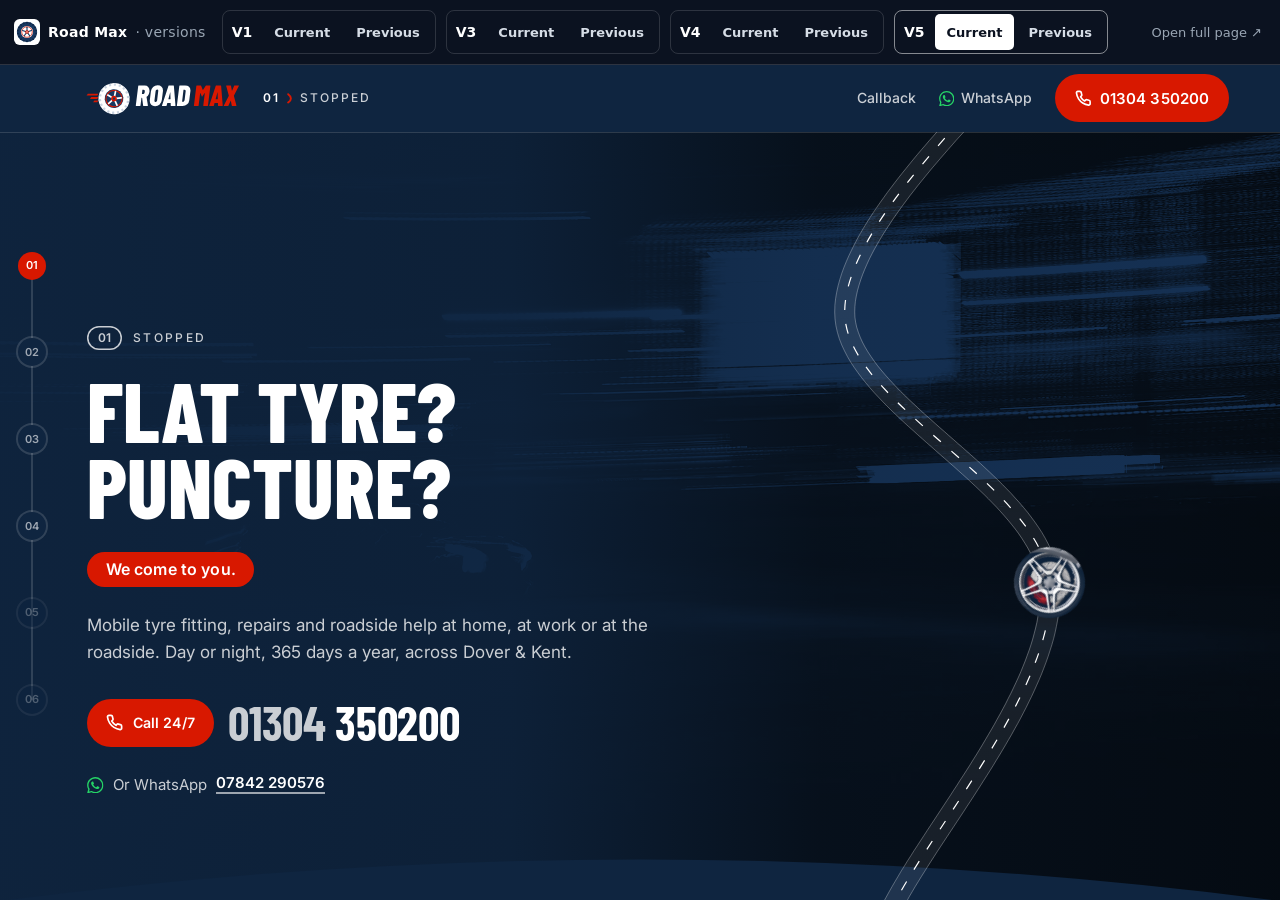
<file: versions/index.html>
<!doctype html>
<html lang="en-GB">
<head>
<meta charset="utf-8">
<meta name="viewport" content="width=device-width, initial-scale=1">
<meta name="robots" content="noindex">
<title>Road Max — Version switcher</title>
<link rel="icon" href="files/assets/images/roadmax/roadmax-favicon.svg" type="image/svg+xml">
<style>
  :root { --bar: #0b1220; --line: rgba(255,255,255,.14); --mute: #9aa6b4; --red: #D81800; --gold: #FFB800; }
  * { box-sizing: border-box; }
  html, body { height: 100%; margin: 0; }
  body { display: flex; flex-direction: column; background: var(--bar); color: #fff; font: 600 13px/1 system-ui, -apple-system, "Segoe UI", sans-serif; }
  .top { flex: none; display: flex; align-items: center; gap: 14px; padding: 8px 14px; border-bottom: 1px solid var(--line); }
  .brand { flex: none; display: flex; align-items: center; gap: 8px; font-size: 14px; letter-spacing: .02em; white-space: nowrap; }
  .brand img { width: 26px; height: 26px; }
  .brand span { color: var(--mute); font-weight: 500; }
  .vers { flex: 1; display: flex; gap: 10px; overflow-x: auto; scrollbar-width: none; padding: 2px; }
  .vers::-webkit-scrollbar { display: none; }
  .pair { flex: none; display: flex; align-items: center; gap: 2px; padding: 3px; border: 1px solid var(--line); border-radius: 8px; }
  .pair b { padding: 0 8px 0 6px; font-size: 14px; }
  .pair a { display: flex; align-items: center; height: 36px; padding: 0 12px; border-radius: 5px; color: #d6dde6; text-decoration: none; white-space: nowrap; }
  .pair a:hover { background: rgba(255,255,255,.1); color: #fff; }
  .pair a[aria-current="page"] { background: #fff; color: #0b1220; }
  .pair a.prev[aria-current="page"] { background: var(--gold); }
  .pair:has(a[aria-current="page"]) { border-color: rgba(255,255,255,.5); }
  a:focus-visible { outline: 2px solid var(--gold); outline-offset: 2px; }
  .open { flex: none; color: var(--mute); text-decoration: none; font-weight: 500; white-space: nowrap; padding: 10px 4px; }
  .open:hover { color: #fff; }
  main { flex: 1; min-height: 0; }
  iframe { display: block; width: 100%; height: 100%; border: 0; background: #fff; }
  @media (max-width: 760px) {
    .top { flex-wrap: wrap; gap: 8px 10px; padding: 8px 10px; }
    .brand span, .open { display: none; }
    .vers { order: 3; flex-basis: 100%; display: grid; grid-template-columns: 1fr 1fr; gap: 6px; overflow: visible; }
    .pair { min-width: 0; }
    .pair b { padding: 0 4px 0 4px; font-size: 13px; }
    .pair a { flex: 1; justify-content: center; height: 44px; padding: 0 6px; font-size: 12px; }
  }
</style>
</head>
<body>
<header class="top">
  <div class="brand"><img src="files/assets/images/roadmax/roadmax-favicon.svg" alt="">Road Max <span>· versions</span></div>
  <nav class="vers" id="vers" aria-label="Choose a version"></nav>
  <a class="open" id="open" href="#" target="_blank" rel="noopener">Open full page ↗</a>
</header>
<main><iframe id="view" title="Selected version"></iframe></main>
<script>
(function () {
  var V = ['v1', 'v3', 'v4', 'v5'];
  var nav = document.getElementById('vers'), view = document.getElementById('view'), open = document.getElementById('open');
  function file(id) { var m = id.split('-'); return m[0] + '-prototype' + (m[1] ? '-previous' : '') + '.html'; }
  nav.innerHTML = V.map(function (v) {
    return '<div class="pair"><b>' + v.toUpperCase() + '</b>' +
      '<a href="#' + v + '" data-id="' + v + '">Current</a>' +
      '<a class="prev" href="#' + v + '-previous" data-id="' + v + '-previous">Previous</a></div>';
  }).join('');
  function show() {
    var id = (location.hash || '#v5').slice(1);
    if (!/^v[1345](-previous)?$/.test(id)) id = 'v5';
    var src = file(id);
    if (view.getAttribute('src') !== src) view.setAttribute('src', src);
    open.href = src;
    document.title = id.toUpperCase().replace('-PREVIOUS', ' Previous') + ' — Road Max versions';
    nav.querySelectorAll('a').forEach(function (a) {
      var on = a.getAttribute('data-id') === id;
      if (on) { a.setAttribute('aria-current', 'page'); a.scrollIntoView({ block: 'nearest', inline: 'nearest' }); }
      else a.removeAttribute('aria-current');
    });
  }
  addEventListener('hashchange', show);
  show();
})();
</script>
</body>
</html>
</file>
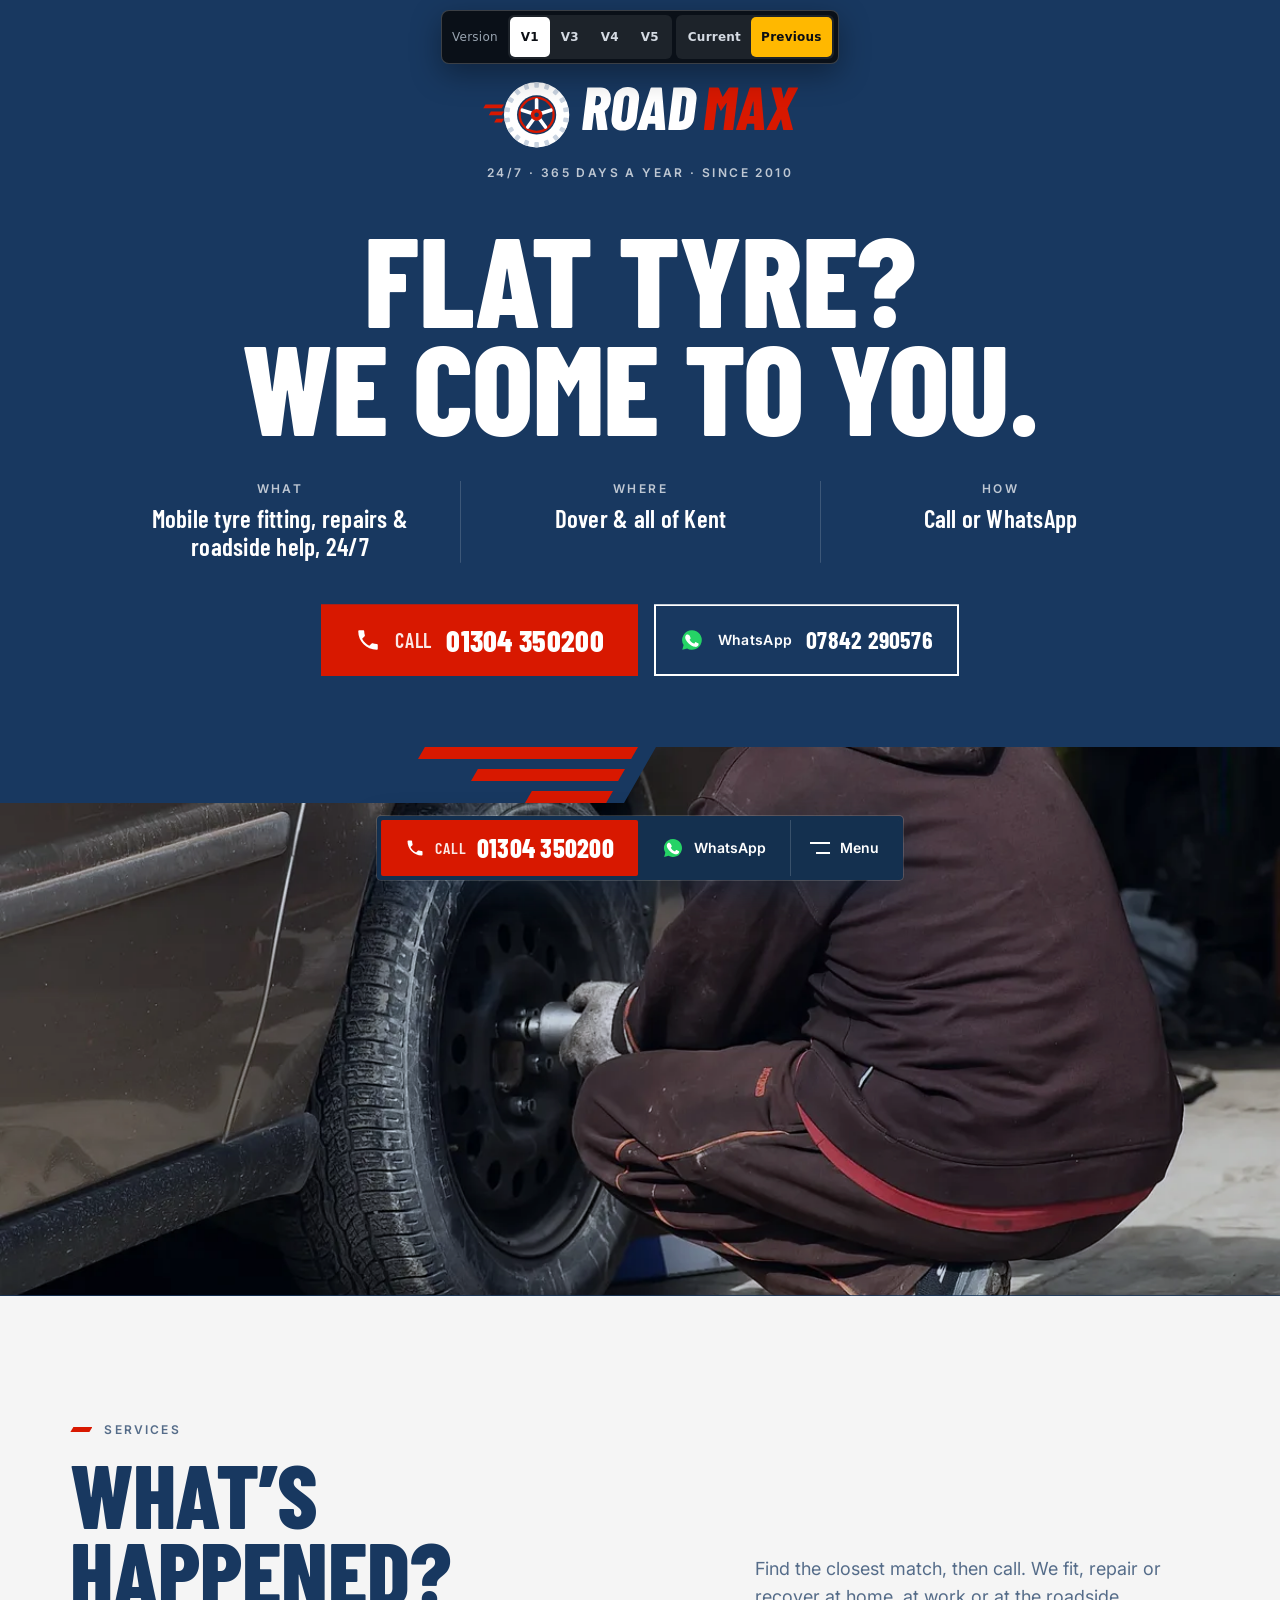
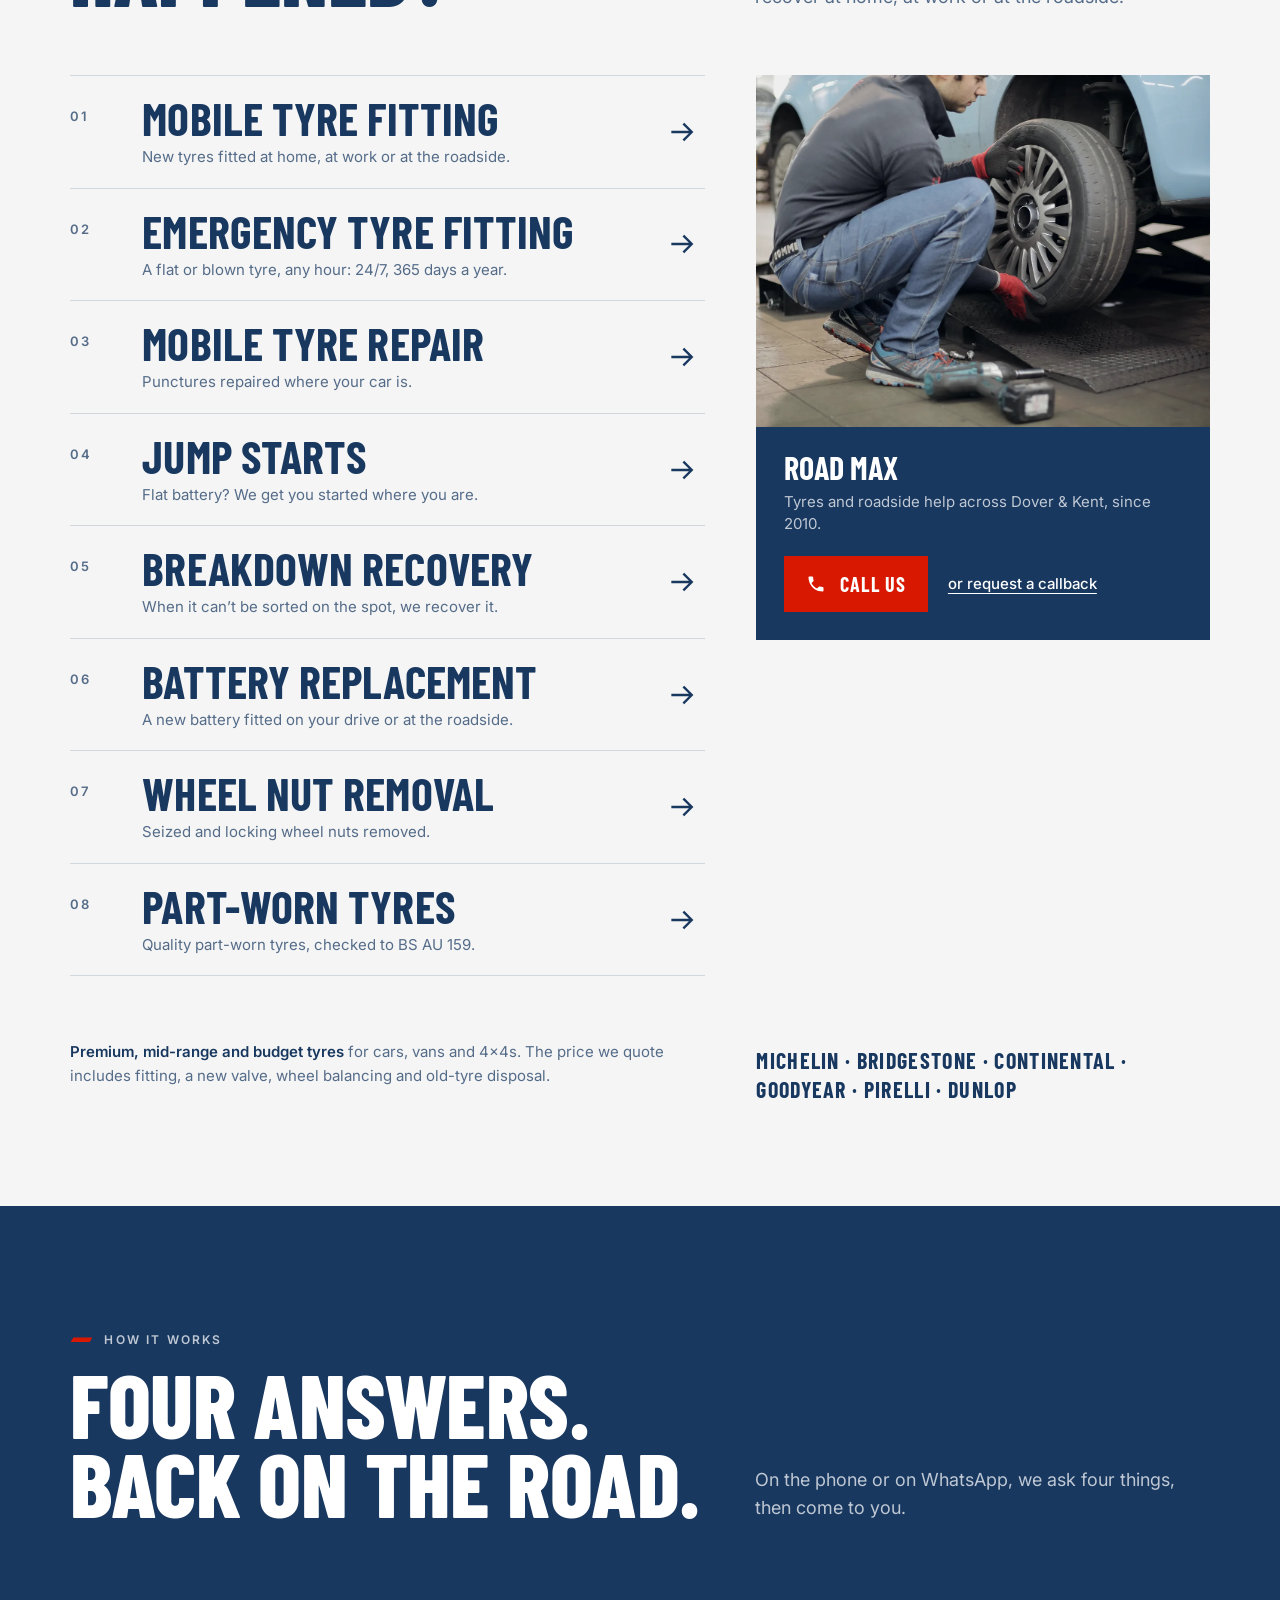
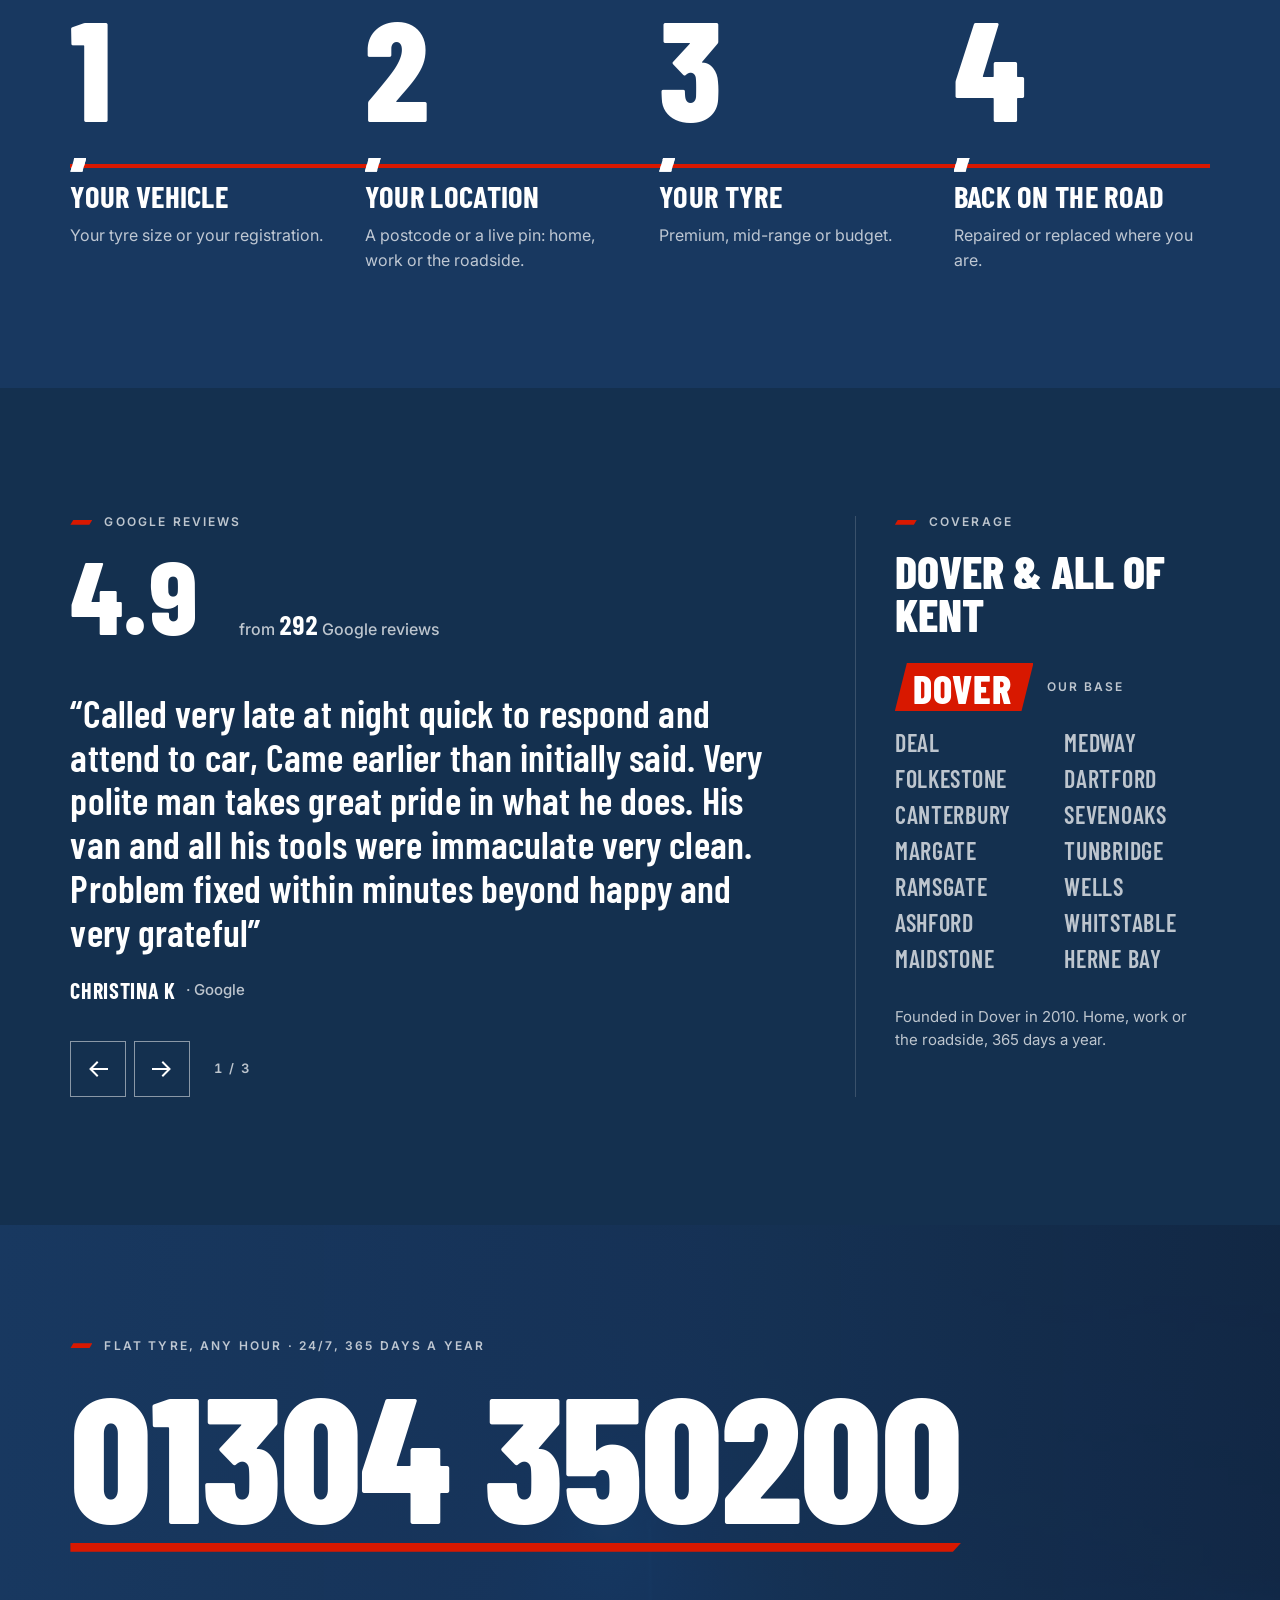
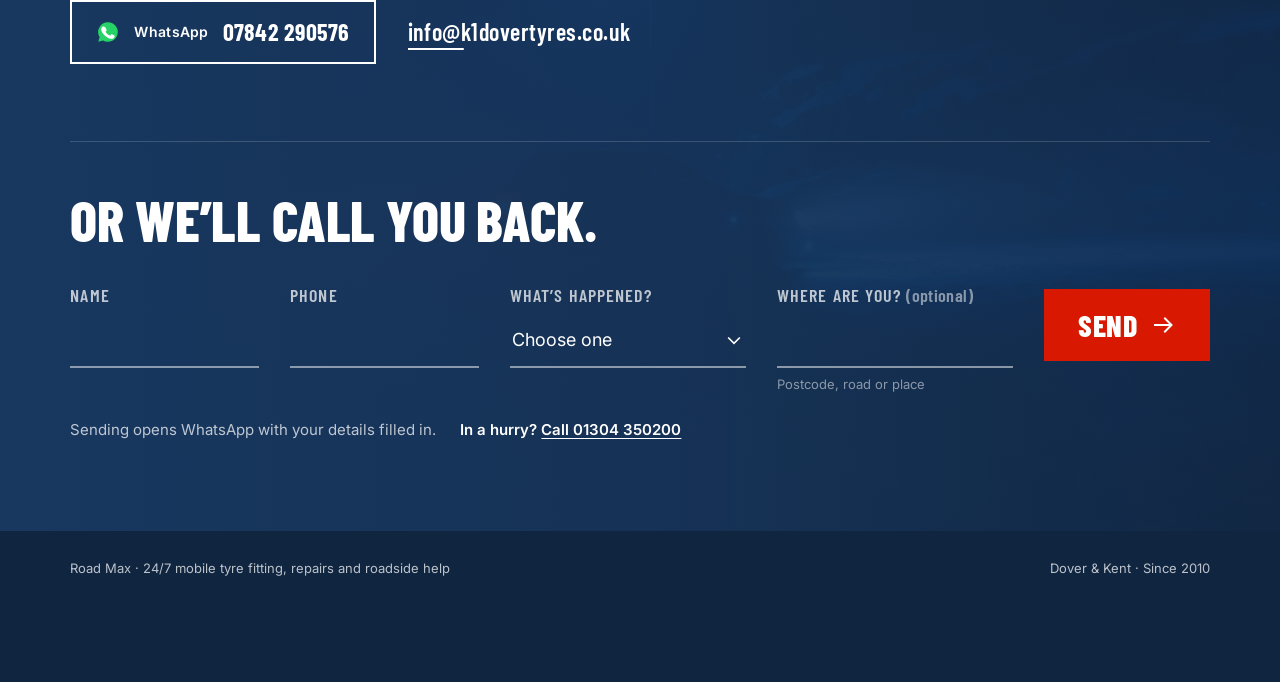
<file: versions/v1-prototype-previous.html>
<!doctype html>
<html lang="en-GB">
<head>
<meta charset="utf-8">
<meta name="viewport" content="width=device-width, initial-scale=1, viewport-fit=cover">
<title>Road Max · 24/7 mobile tyre fitting, Dover &amp; Kent (previous)</title>
<meta name="description" content="Road Max: 24/7 mobile tyre fitting, repairs and roadside help across Dover and all of Kent. Call 01304 350200 or WhatsApp 07842 290576.">
<link rel="icon" href="files/assets/images/roadmax/roadmax-favicon.svg" type="image/svg+xml">
<link rel="preconnect" href="https://fonts.googleapis.com">
<link rel="preconnect" href="https://fonts.gstatic.com" crossorigin>
<link href="https://fonts.googleapis.com/css2?family=Barlow+Condensed:ital,wght@0,600;0,700;0,800;1,800&family=Inter:wght@400;500;600&display=swap" rel="stylesheet">
<link rel="preload" as="image" href="files/assets/images/rm/rm-v1-fitting-pro.webp">
<script>document.documentElement.className += ' js';</script>
<script src="files/assets/js/roadmax-logo.js" defer></script>
<style>
/* ============================================================
   V1 · STRAIGHT ANSWER
   Navy field, white type, red only for Call + the speed-line motif.
   One angle everywhere: the logo's speed bars lean 4 across per 7 down.
   ============================================================ */
:root{
  --red:#D81800; --red-d:#B81400;
  --navy:#183860; --navy-d:#14304F; --deep:#0F2540;
  --white:#FFFFFF; --grey:#F5F5F5;
  --w72:rgba(255,255,255,.72); --w50:rgba(255,255,255,.5); --w16:rgba(255,255,255,.16); --w10:rgba(255,255,255,.1);
  --n70:rgba(24,56,96,.72); --n16:rgba(24,56,96,.16);
  --slant:.5714;                         /* 4/7: the speed-bar lean */
  --gut:clamp(16px,5.5vw,96px);
  --bar-h:0px;
  --fast:260ms; --mid:420ms;
  --ease:cubic-bezier(.2,.8,.2,1);
  --cond:'Barlow Condensed','Arial Narrow',sans-serif;
  --sans:'Inter',system-ui,-apple-system,'Segoe UI',sans-serif;
}
*,*::before,*::after{box-sizing:border-box}
html{-webkit-text-size-adjust:100%;scroll-behavior:smooth;scroll-padding-top:16px}
body{margin:0;background:var(--navy);color:var(--white);font:400 16px/1.55 var(--sans);-webkit-font-smoothing:antialiased;overflow-x:hidden}
img,svg{display:block;max-width:100%}
a{color:inherit}
button{font:inherit;color:inherit;background:none;border:0;padding:0;cursor:pointer}
h1,h2,h3,p,ol,ul,dl,dd,figure,blockquote{margin:0;padding:0}
ol,ul{list-style:none}
:focus-visible{outline:3px solid var(--white);outline-offset:3px}
.svc :focus-visible{outline-color:var(--navy)}
.sr{position:absolute;width:1px;height:1px;overflow:hidden;clip:rect(0 0 0 0);white-space:nowrap}
.ico{width:1em;height:1em;flex:none}
.eyebrow{font:600 12px/1 var(--sans);letter-spacing:.18em;text-transform:uppercase;color:var(--w72);display:flex;align-items:center;gap:12px}
.eyebrow::before{content:"";width:22px;height:5px;background:var(--red);clip-path:polygon(3px 0,100% 0,calc(100% - 3px) 100%,0 100%)}

/* ---------- buttons ---------- */
.btn{display:inline-flex;align-items:center;gap:14px;text-decoration:none;min-height:56px;padding:0 26px;position:relative;transition:background-color var(--fast) var(--ease),color var(--fast) var(--ease)}
.btn-call{background:var(--red);color:var(--white)}
.btn-call .ico{font-size:26px}
.btn-call .lab{font:600 20px/1 var(--cond);letter-spacing:.04em;text-transform:uppercase;opacity:.9}
.btn-call .num{font:800 30px/1 var(--cond);letter-spacing:.01em}
.btn-wa{box-shadow:inset 0 0 0 2px var(--white);color:var(--white)}
.btn-wa .ico{font-size:24px}
.btn-wa .lab{font:600 14px/1 var(--sans);letter-spacing:.02em}
.btn-wa .num{font:700 24px/1 var(--cond);letter-spacing:.01em}
@media (hover:hover){
  .btn-call:hover{background:var(--red-d)}
  .btn-wa:hover{background:var(--white);color:var(--navy)}
}
.btn .go{font-size:20px;transition:transform var(--fast) var(--ease)}
@media (hover:hover){.btn:hover .go{transform:translateX(4px)}}
.btn:focus-visible .go{transform:translateX(4px)}


/* ============================================================ HERO: symmetric, centred, the logo as the crest */
.hero{--vh:max(700px,100vh);background:var(--navy);text-align:center;position:relative}
.hero-copy{min-height:calc(var(--vh) - clamp(130px,17vh,170px));display:flex;flex-direction:column;align-items:center;justify-content:center;padding:clamp(36px,6vh,64px) var(--gut) clamp(36px,5vh,56px)}
.hero-logo{width:clamp(250px,25vw,360px);height:auto}
.hero-meta{margin-top:18px;font:600 12px/1 var(--sans);letter-spacing:.2em;text-transform:uppercase;color:var(--w72)}
.h1{font:800 clamp(64px,min(10vw,14.6vh),150px)/.84 var(--cond);text-transform:uppercase;letter-spacing:-.005em;margin:clamp(28px,5vh,52px) 0 clamp(28px,4.6vh,48px)}
.h1 .ln{display:inline-block}
.h1 .ln:first-child{display:block}
.answer{display:grid;grid-template-columns:repeat(3,1fr);width:100%;max-width:1080px}
.answer > div{padding:2px clamp(16px,2.4vw,36px);border-left:1px solid var(--w16);display:flex;flex-direction:column;align-items:center;gap:10px}
.answer > div:first-child{border-left:0}
.answer dt{font:600 12px/1 var(--sans);letter-spacing:.2em;text-transform:uppercase;color:var(--w72)}
.answer dd{font:600 clamp(22px,1.95vw,28px)/1.12 var(--cond);letter-spacing:.01em;max-width:15em}
.hero-actions{display:flex;flex-wrap:wrap;justify-content:center;gap:16px;margin-top:clamp(28px,4.6vh,48px)}
.hero-actions .btn{min-height:72px}
.hero-actions .btn-call{padding:0 34px}

/* panoramic band; its top edge steps up on the speed-line angle (32 across per 56 down = 4/7) */
.band{position:relative;margin:0;aspect-ratio:21/9;max-height:78vh;width:100%;--nh:56px;--nx:32px}
.band .ph{clip-path:polygon(0 var(--nh),calc(50% - var(--nx)/2) var(--nh),calc(50% + var(--nx)/2) 0,100% 0,100% 100%,0 100%)}
.band .ph{position:absolute;inset:0;overflow:hidden}
.band img{width:100%;height:100%;object-fit:cover;object-position:50% 58%}
.band .ph::after{content:"";position:absolute;inset:0;background:var(--navy);mix-blend-mode:multiply;opacity:.2;pointer-events:none}
.band-bars{position:absolute;left:0;right:0;top:0;height:var(--nh);z-index:2;pointer-events:none}
.band-bars i{position:absolute;height:12px;background:var(--red);clip-path:polygon(6.9px 0,100% 0,calc(100% - 6.9px) 100%,0 100%);transform-origin:right}
/* right ends ride the step, 18px clear of it */
.band-bars i:nth-child(1){top:0;width:220px;right:calc(50% - var(--nx)/2 + 18px)}
.band-bars i:nth-child(2){top:22px;width:154px;right:calc(50% - var(--nx)/2 + 18px + 12.6px)}
.band-bars i:nth-child(3){top:44px;width:88px;right:calc(50% - var(--nx)/2 + 18px + 25.1px)}

@keyframes wipeIn{from{clip-path:polygon(-2em 0,0 0,-.55em 100%,-2em 100%)}to{clip-path:polygon(-2em 0,calc(100% + 1.2em) 0,calc(100% + .65em) 100%,-2em 100%)}}
@keyframes bandIn{from{clip-path:polygon(-60% 0,0 0,-25% 100%,-60% 100%)}to{clip-path:polygon(-60% 0,160% 0,135% 100%,-60% 100%)}}
@keyframes barIn{from{transform:scaleX(0)}to{transform:scaleX(1)}}
@keyframes riseIn{from{opacity:0;transform:translateY(12px)}to{opacity:1;transform:none}}
@media (prefers-reduced-motion:no-preference){
  .js .h1 .ln,.js .answer > div,.js .hero-actions{animation:wipeIn var(--mid) var(--ease) both}
  .js .h1 .ln:nth-child(2){animation-delay:50ms}
  .js .h1 .ln:nth-child(3){animation-delay:90ms}
  .js .answer > div:nth-child(1){animation-delay:130ms}
  .js .answer > div:nth-child(2){animation-delay:160ms}
  .js .answer > div:nth-child(3){animation-delay:190ms}
  .js .hero-actions{animation-delay:220ms;animation-duration:var(--fast)}
  .js .hero-meta{animation:riseIn var(--mid) var(--ease) 100ms both}
  .js .band img{animation:bandIn 560ms cubic-bezier(.6,0,.2,1) 120ms both}
  .js .band-bars i{animation:barIn var(--fast) var(--ease) both}
  .js .band-bars i:nth-child(1){animation-delay:420ms}
  .js .band-bars i:nth-child(2){animation-delay:460ms}
  .js .band-bars i:nth-child(3){animation-delay:500ms}
}

/* ============================================================ CHROME: no nav bar.
   The small logo joins the LEFT end of the action dock once the hero logo has scrolled away (desktop only) */
.dock .d-logo{display:flex;align-items:center;height:56px;max-width:0;padding:0;margin-right:-4px;overflow:hidden;opacity:0;visibility:hidden;transition:max-width 250ms var(--ease),padding 250ms var(--ease),margin 250ms var(--ease),opacity 250ms var(--ease),visibility 0s 250ms}
.dock.has-logo .d-logo{max-width:180px;padding:0 18px 0 14px;margin-right:0;box-shadow:inset -1px 0 0 var(--w16);opacity:1;visibility:visible;transition:max-width 250ms var(--ease),padding 250ms var(--ease),margin 250ms var(--ease),opacity 250ms var(--ease),visibility 0s}
.d-logo .logo-s{width:112px;height:auto;flex:none}

.dock{position:fixed;z-index:55;left:50%;bottom:20px;transform:translateX(-50%);display:flex;align-items:stretch;gap:4px;padding:4px;background:var(--navy-d);border-radius:4px;
  box-shadow:0 0 0 1px var(--w16),0 14px 34px rgba(15,37,64,.45)}
.dock a,.dock button{display:flex;align-items:center;gap:10px;height:56px;padding:0 20px;text-decoration:none;color:var(--white);border-radius:2px;transition:background-color var(--fast)}
.dock .d-call{background:var(--red);padding:0 24px}
.dock .d-call .ico{font-size:20px}
.dock .d-call small{font:600 16px/1 var(--cond);letter-spacing:.06em;text-transform:uppercase;opacity:.9}
.dock .d-call b{font:800 26px/1 var(--cond);letter-spacing:.01em}
.dock .d-wa .ico{font-size:22px}
.dock .d-wa span,.dock .d-menu span{font:600 14px/1 var(--sans)}
.dock .d-menu{box-shadow:inset 1px 0 0 var(--w16);border-radius:0 2px 2px 0}
.burger{width:20px;height:12px;position:relative;flex:none}
.burger::before,.burger::after{content:"";position:absolute;left:0;right:0;height:2px;background:currentColor}
.burger::before{top:0}.burger::after{bottom:0;left:6px;transition:left var(--fast) var(--ease)}
@media (hover:hover){
  .dock .d-call:hover{background:var(--red-d)}
  .dock .d-wa:hover,.dock .d-menu:hover{background:var(--navy)}
  .dock .d-menu:hover .burger::after{left:0}
}
@media (prefers-reduced-motion:no-preference){
  .js .dock{animation:dockIn var(--mid) var(--ease) 260ms both}
}
@keyframes dockIn{from{opacity:0;transform:translate(-50%,12px)}to{opacity:1;transform:translate(-50%,0)}}

/* full-screen menu */
.menu{position:fixed;inset:0;z-index:70;background:var(--navy);display:flex;flex-direction:column;padding:20px var(--gut) 32px;overflow:auto}
.menu[hidden]{display:none}
.menu-top{display:flex;align-items:center;justify-content:space-between}
.menu-top .logo-s{width:150px;height:auto}
.m-close{display:flex;align-items:center;gap:12px;height:52px;padding:0 6px 0 16px;font:600 14px/1 var(--sans)}
.m-close .x{width:22px;height:22px;position:relative}
.m-close .x::before,.m-close .x::after{content:"";position:absolute;left:-1px;right:-1px;top:10px;height:2px;background:currentColor;transform:rotate(45deg)}
.m-close .x::after{transform:rotate(-45deg)}
.menu nav{margin:auto 0;padding:32px 0}
.menu nav a{display:flex;align-items:baseline;gap:clamp(16px,2vw,32px);text-decoration:none;font:800 clamp(52px,9.2vw,136px)/1.02 var(--cond);text-transform:uppercase;letter-spacing:-.005em;padding:2px 0}
.menu nav a small{font:600 13px/1 var(--sans);letter-spacing:.16em;color:var(--w72);min-width:28px}
.menu nav a .lbl{position:relative}
.menu nav a .lbl::after{content:"";position:absolute;left:0;right:0;bottom:.08em;height:.06em;background:var(--white);transform:scaleX(0);transform-origin:right;transition:transform var(--fast) var(--ease)}
@media (hover:hover){.menu nav a:hover .lbl::after{transform:scaleX(1);transform-origin:left}}
.menu nav a:focus-visible .lbl::after{transform:scaleX(1)}
.menu-acts{display:flex;flex-wrap:wrap;gap:12px}
.menu-acts .btn{min-height:64px}
@media (prefers-reduced-motion:no-preference){
  .js .menu.opening{animation:menuIn 400ms cubic-bezier(.6,0,.2,1) both}
  .js .menu.opening nav a{animation:wipeIn 360ms var(--ease) both}
  .js .menu.opening nav a:nth-child(2){animation-delay:60ms}
  .js .menu.opening nav a:nth-child(3){animation-delay:100ms}
  .js .menu.opening nav a:nth-child(4){animation-delay:140ms}
}
@keyframes menuIn{from{clip-path:polygon(0 0,0 0,-60vh 100%,-60vh 100%)}to{clip-path:polygon(0 0,calc(100% + 60vh) 0,100% 100%,-60vh 100%)}}

/* ============================================================ SECTION REVEALS
   desktop: a wipe along the speed-line angle; phones: 12px rise + fade */
@media (prefers-reduced-motion:no-preference){
  .js .rv{clip-path:polygon(-2em 0,0 0,-.6em 100%,-2em 100%);transition:clip-path 480ms var(--ease)}
  .js .rv.in{clip-path:polygon(-2em 0,calc(100% + 2em) 0,calc(100% + 1.4em) 100%,-2em 100%)}
}

/* ============================================================ SERVICES INDEX (the one grey page) */
.svc{background:var(--grey);color:var(--navy);padding:clamp(72px,10vw,144px) var(--gut) clamp(72px,8vw,120px)}
.svc .eyebrow{color:var(--n70)}
.svc-head{display:grid;grid-template-columns:7fr 5fr;gap:48px;align-items:end;margin-bottom:clamp(36px,5vw,64px)}
.h2{font:800 clamp(48px,7vw,104px)/.88 var(--cond);text-transform:uppercase;letter-spacing:-.005em;margin-top:18px}
.lede{font:400 18px/1.55 var(--sans);color:var(--n70);max-width:440px}
.svc-body{display:grid;grid-template-columns:7fr 5fr;gap:clamp(32px,4vw,64px);align-items:start}
.idx{border-top:1px solid var(--n16)}
.row{border-bottom:1px solid var(--n16)}
.row-btn{position:relative;width:100%;text-align:left;display:grid;grid-template-columns:64px 1fr 44px;column-gap:8px;align-items:center;padding:20px 8px 20px 0;min-height:56px;isolation:isolate}
.row-btn::before{content:"";position:absolute;inset:0 -16px;background:var(--white);z-index:-1;clip-path:polygon(-60px 0,-40px 0,-60px 100%,-80px 100%);transition:clip-path 360ms var(--ease)}
.row .n{font:600 13px/1 var(--sans);letter-spacing:.14em;color:var(--n70);align-self:start;padding-top:14px}
.row .t{display:block;min-width:0}
.row .nm{display:block;font:700 clamp(40px,3.6vw,54px)/.95 var(--cond);text-transform:uppercase;letter-spacing:.002em}
.row .d{display:block;font:400 15px/1.45 var(--sans);color:var(--n70);margin-top:6px}
.row .ar{font-size:28px;justify-self:end;transition:transform var(--fast) var(--ease)}
.row.act .row-btn::before{clip-path:polygon(-60px 0,calc(100% + 60px) 0,calc(100% + 30px) 100%,-80px 100%)}
.row.act .ar{transform:translateX(4px)}
.row-btn:focus-visible{outline-offset:-3px}
.panel{display:none}

.frame{position:sticky;top:72px;margin:0;background:var(--navy);color:var(--white)}
.frame-img{position:relative;aspect-ratio:4/3.1;overflow:hidden;background:var(--deep)}
.frame-img img{position:absolute;inset:0;width:100%;height:100%;object-fit:cover;opacity:0;z-index:1}
.frame-img img.on{opacity:1;z-index:2}
.frame-img img.was{opacity:1;z-index:1}
.frame-img img.enter{animation:frameIn 440ms var(--ease) both}
@keyframes frameIn{from{opacity:.35;clip-path:polygon(-60% 0,0 0,-60% 100%,-60% 100%)}to{opacity:1;clip-path:polygon(-60% 0,160% 0,100% 100%,-60% 100%)}}
.frame figcaption{display:grid;grid-template-columns:auto 1fr;gap:8px 20px;padding:24px 28px 28px;justify-items:start;align-items:center}
.frame .fc-n,.frame .fc-d{grid-column:1/-1}
.frame .fc-n{font:700 32px/1 var(--cond);text-transform:uppercase;grid-column:1/-1}
.frame .fc-d{font:400 15px/1.5 var(--sans);color:var(--w72);grid-column:1/-1}
.frame .btn{min-height:56px;padding:0 22px;margin-top:12px}
.frame .btn .lab{font:700 20px/1 var(--cond);opacity:1}
.frame .btn .ico{font-size:20px}
.tyres{margin-top:clamp(40px,5vw,64px);display:grid;grid-template-columns:7fr 5fr;gap:clamp(32px,4vw,64px);font:400 15px/1.6 var(--sans);color:var(--n70)}
.tyres b{font-weight:600;color:var(--navy)}
.brands{font:700 22px/1.3 var(--cond);text-transform:uppercase;letter-spacing:.06em;color:var(--navy);margin-top:6px}
@media (hover:hover){
  .svc.is-index .row-btn:hover .ar{transform:translateX(4px)}
}

/* ============================================================ HOW IT WORKS: one road */
.how{background:var(--navy);padding:clamp(80px,10vw,152px) var(--gut) clamp(80px,9vw,136px);position:relative;overflow:hidden}
.how-head{display:grid;grid-template-columns:7fr 5fr;gap:48px;align-items:end;margin-bottom:clamp(56px,6vw,96px)}
.how-head p.lede{color:var(--w72)}
.road{position:relative;display:grid;grid-template-columns:repeat(4,1fr);column-gap:clamp(24px,3vw,48px)}
.road-base,.road-red{position:absolute;left:0;right:0;top:var(--line-y);height:2px;background:var(--w16)}
.road{--line-y:clamp(150px,13vw,196px)}
.road-red{height:4px;margin-top:-1px;background:var(--red);transform:scaleX(0);transform-origin:left;transition:transform 640ms cubic-bezier(.5,0,.2,1)}
.road.in .road-red{transform:scaleX(1)}
.step{position:relative;padding-top:0}
.step .big{display:block;font:800 clamp(120px,11vw,176px)/1 var(--cond);height:calc(var(--line-y) - 28px);display:flex;align-items:flex-end;letter-spacing:-.02em}
.step .mk{position:absolute;left:0;top:calc(var(--line-y) - 7px);width:16px;height:14px;background:var(--navy);box-shadow:inset 0 0 0 2px var(--white);clip-path:polygon(4px 0,100% 0,calc(100% - 4px) 100%,0 100%);transition:background-color 200ms}
.road.in .step .mk{background:var(--white)}
.road.in .step:nth-child(4) .mk{transition-delay:120ms}.road.in .step:nth-child(5) .mk{transition-delay:280ms}
.road.in .step:nth-child(6) .mk{transition-delay:440ms}.road.in .step:nth-child(7) .mk{transition-delay:600ms}
.step h3{font:700 clamp(28px,2.4vw,36px)/1 var(--cond);text-transform:uppercase;margin-top:44px;letter-spacing:.01em}
.step p{color:var(--w72);margin-top:12px;max-width:280px}
.how-photo{display:none}

/* ============================================================ REVIEWS + COVERAGE */
.rc{background:var(--navy-d);padding:clamp(80px,10vw,152px) var(--gut);display:grid;grid-template-columns:8fr 4fr;gap:clamp(48px,6vw,112px)}
.score{display:flex;align-items:baseline;gap:20px;margin:26px 0 clamp(32px,4vw,56px);flex-wrap:wrap}
.score .big{font:800 clamp(88px,8vw,128px)/.8 var(--cond);font-variant-numeric:tabular-nums;min-width:1.45em}
.score .of{font:500 16px/1.4 var(--sans);color:var(--w72)}
.score .of b{font:700 26px/1 var(--cond);color:var(--white);font-variant-numeric:tabular-nums;display:inline-block;min-width:2.1ch}
.quotes{display:grid;touch-action:pan-y;user-select:none}
.q{grid-area:1/1;visibility:hidden;opacity:0}
.q.on{visibility:visible;opacity:1}
.q p{font:600 clamp(32px,3vw,44px)/1.14 var(--cond);letter-spacing:.003em;max-width:860px}
.q p::before{content:"\201C";}
.q p::after{content:"\201D";}
.q footer{margin-top:24px;font:500 15px/1.4 var(--sans);color:var(--w72);display:flex;gap:10px;align-items:center}
.q footer b{font:700 22px/1 var(--cond);text-transform:uppercase;color:var(--white);letter-spacing:.03em}
.q.enter{animation:qIn 380ms var(--ease) both}
.q.enter-back{animation:qInB 380ms var(--ease) both}
@keyframes qIn{from{opacity:0;clip-path:polygon(-2em 0,0 0,-1.4em 100%,-2em 100%)}to{opacity:1;clip-path:polygon(-2em 0,calc(100% + 30em) 0,calc(100% + 29.4em) 100%,-2em 100%)}}
@keyframes qInB{from{opacity:0;transform:translateX(-24px)}to{opacity:1;transform:none}}
.ctrl{display:flex;align-items:center;gap:8px;margin-top:40px}
.ctrl button{width:56px;height:56px;display:grid;place-items:center;box-shadow:inset 0 0 0 1px var(--w50);transition:background-color var(--fast),color var(--fast)}
.ctrl button .ico{font-size:24px;transition:transform var(--fast) var(--ease)}
.ctrl .prev .ico{transform:scaleX(-1)}
@media (hover:hover){.ctrl button:hover{background:var(--white);color:var(--navy)}.ctrl .next:hover .ico{transform:translateX(4px)}.ctrl .prev:hover .ico{transform:scaleX(-1) translateX(4px)}}
.ctrl .count{font:600 13px/1 var(--sans);letter-spacing:.14em;color:var(--w72);margin-left:16px;font-variant-numeric:tabular-nums}
.cov{border-left:1px solid var(--w16);padding-left:clamp(28px,3vw,48px)}
.cov-h{font:800 clamp(40px,3.6vw,56px)/.92 var(--cond);text-transform:uppercase;margin:22px 0 28px}
.towns{columns:2;column-gap:24px}
.towns li{font:600 24px/1.5 var(--cond);text-transform:uppercase;letter-spacing:.03em;color:var(--w72);break-inside:avoid}
.towns li.base{column-span:all;color:var(--white);display:flex;align-items:center;gap:14px;margin-bottom:14px}
.towns li.base span{background:var(--red);padding:2px 22px 0 18px;font:800 40px/1.15 var(--cond);clip-path:polygon(12px 0,100% 0,calc(100% - 12px) 100%,0 100%)}
.towns li.base small{font:600 12px/1.3 var(--sans);letter-spacing:.16em;color:var(--w72)}
.cov-note{margin-top:28px;color:var(--w72);font-size:15px}

/* ============================================================ CLOSING CONTACT */
.cta{position:relative;background:var(--navy);padding:clamp(80px,9vw,140px) var(--gut) clamp(64px,7vw,104px);overflow:hidden;isolation:isolate}
.cta-bg{position:absolute;inset:0;z-index:-1}
.cta-bg img{width:100%;height:100%;object-fit:cover;object-position:50% 40%;opacity:.5}
.cta-bg::after{content:"";position:absolute;inset:0;background:var(--navy);mix-blend-mode:multiply;opacity:.9}
.cta-bg::before{content:"";position:absolute;inset:0;background:linear-gradient(90deg,var(--navy) 0%,rgba(24,56,96,.75) 55%,rgba(24,56,96,.35) 100%);z-index:1}
.giant{display:inline-block;font:800 clamp(40px,14vw,236px)/.86 var(--cond);letter-spacing:-.01em;text-decoration:none;white-space:nowrap;margin:24px 0 0;position:relative;padding-bottom:22px}
.giant::after{content:"";position:absolute;left:0;bottom:0;height:clamp(6px,.7vw,10px);width:100%;background:var(--red);transform-origin:left;clip-path:polygon(0 0,100% 0,calc(100% - 8px) 100%,0 100%);transition:transform var(--mid) var(--ease)}
@media (hover:hover){.giant:hover::after{transform:scaleX(.985) translateX(.4%)}}
.cta-sub{display:flex;flex-wrap:wrap;align-items:center;gap:16px 32px;margin-top:clamp(32px,4vw,48px)}
.cta-sub .btn-wa{min-height:64px}
.mail{font:600 24px/1 var(--cond);text-decoration:none;letter-spacing:.02em;position:relative;padding:14px 0}
.mail::after{content:"";position:absolute;left:0;right:0;bottom:8px;height:2px;background:var(--white);transform:scaleX(.25);transform-origin:left;transition:transform var(--fast) var(--ease)}
@media (hover:hover){.mail:hover::after{transform:scaleX(1)}}
/* ---------- callback form: one sentence on one line ---------- */
.cb{margin-top:clamp(56px,6vw,88px);padding-top:clamp(40px,4vw,56px);border-top:1px solid var(--w16)}
.cb-h{font:800 clamp(40px,4.4vw,64px)/.95 var(--cond);text-transform:uppercase;letter-spacing:-.003em;margin-bottom:clamp(24px,3vw,40px)}
.cb-row{display:grid;grid-template-columns:1fr 1fr 1.25fr 1.25fr auto;gap:0 clamp(20px,2.4vw,36px);align-items:start}
.f{display:flex;flex-direction:column;min-width:0}
.f label{font:600 18px/1.2 var(--cond);text-transform:uppercase;letter-spacing:.06em;color:var(--w72);margin-bottom:6px}
.f label .opt{text-transform:none;letter-spacing:.02em;font-weight:600;color:var(--w50)}
.f input,.f select{appearance:none;-webkit-appearance:none;width:100%;height:56px;padding:0 2px;border:0;border-radius:0;background:transparent;color:var(--white);font:400 18px/1 var(--sans);
  box-shadow:inset 0 -2px 0 var(--w50);transition:box-shadow var(--fast)}
.f select{padding-right:30px;cursor:pointer;background:url("data:image/svg+xml,%3Csvg xmlns='http://www.w3.org/2000/svg' viewBox='0 0 24 24'%3E%3Cpath d='M5 9l7 7 7-7' fill='none' stroke='%23fff' stroke-width='2'/%3E%3C/svg%3E") right 2px center/20px no-repeat}
.f select option{color:var(--navy);background:var(--white)}
.f input:focus,.f select:focus{outline:none;box-shadow:inset 0 -4px 0 var(--white)}
.f input:focus-visible,.f select:focus-visible{outline:3px solid var(--white);outline-offset:4px}
.f [aria-invalid="true"]{box-shadow:inset 0 -4px 0 var(--red)}
.err{font:500 14px/1.35 var(--sans);color:var(--white);margin-top:8px;display:none;gap:8px;align-items:baseline}
.err.on{display:flex}
.err::before{content:"!";flex:none;display:inline-grid;place-items:center;width:18px;height:18px;background:var(--red);font:700 13px/1 var(--sans);transform:translateY(3px)}
.hint{font:400 13px/1.35 var(--sans);color:var(--w50);margin-top:8px}
.cb-send{min-height:72px;padding:0 34px;align-self:start;margin-top:4px}
.cb-send .lab{font:800 30px/1 var(--cond);letter-spacing:.02em;opacity:1;text-transform:uppercase}
.cb-send .ico{font-size:24px}
.cb-note{margin-top:24px;color:var(--w72);font-size:15px;display:flex;flex-wrap:wrap;gap:6px 24px}
.cb-note .hurry{color:var(--white);font-weight:600}
.cb-note a{text-underline-offset:3px;display:inline-block;padding:12px 0;margin:-12px 0}
.cb-link{display:inline-flex;align-items:center;min-height:48px;font:500 15px/1.3 var(--sans);text-decoration:underline;text-underline-offset:4px;text-decoration-thickness:1px}
.panel .cb-link{color:var(--navy);margin-bottom:12px}
.frame .cb-link{color:var(--white);margin-top:12px}
@media (min-width:900px) and (max-width:1180px){
  .cb-row{grid-template-columns:1fr 1fr;gap:20px 28px}
  .cb-send{grid-column:1/-1;justify-self:start}
}
.foot{background:var(--deep);padding:28px var(--gut);display:flex;flex-wrap:wrap;gap:8px 32px;justify-content:space-between;font:400 13px/1.5 var(--sans);color:var(--w72)}


/* ============================================================ PHONES & SMALL TABLETS */
@media (max-width:899px){
  :root{--gut:20px}
  .hero-copy{min-height:0;padding:26px var(--gut) 28px}
  .hero-logo{width:min(232px,62vw)}
  .hero-meta{font-size:11px;letter-spacing:.16em;margin-top:12px}
  .h1{font-size:clamp(50px,15.6vw,66px);line-height:.86;margin:20px 0 18px}
  .h1 .ln{display:block}
  .answer{grid-template-columns:1fr;max-width:420px;text-align:left;border-top:1px solid var(--w16)}
  .answer > div{display:grid;grid-template-columns:62px 1fr;align-items:baseline;gap:0;border-left:0;border-bottom:1px solid var(--w16);padding:8px 0 7px}
  .answer dt{font-size:11px;letter-spacing:.14em}
  .answer dd{font-size:19px;line-height:1.15;max-width:none}
  .hero-actions{flex-direction:column;gap:10px;margin-top:18px;width:100%;max-width:420px}
  .hero-actions .btn{min-height:60px;width:100%;justify-content:center;padding:0 16px}
  .hero-actions .btn-wa{min-height:56px}
  .hero-actions .btn-call .num{font-size:28px}
  .band{aspect-ratio:4/3;max-height:none;--nh:36px;--nx:20.6px}
  .band img{object-position:38% 55%}
  .band-bars i{height:8px;clip-path:polygon(4.6px 0,100% 0,calc(100% - 4.6px) 100%,0 100%)}
  .band-bars i:nth-child(1){top:0;width:96px;right:calc(50% - var(--nx)/2 + 12px)}
  .band-bars i:nth-child(2){top:14px;width:68px;right:calc(50% - var(--nx)/2 + 12px + 8px)}
  .band-bars i:nth-child(3){top:28px;width:40px;right:calc(50% - var(--nx)/2 + 12px + 16px)}

  @media (prefers-reduced-motion:no-preference){
    .js .h1 .ln,.js .answer > div,.js .hero-actions{animation-name:riseIn}
    .js .band img{animation-name:riseIn;animation-duration:400ms}
    .js .rv{clip-path:none;opacity:0;transform:translateY(12px);transition:opacity 360ms var(--ease),transform 360ms var(--ease)}
    .js .rv.in{clip-path:none;opacity:1;transform:none}
    .js .dock{animation:none}
    .js .menu.opening{animation:riseIn 260ms var(--ease) both}
    .js .menu.opening nav a{animation-name:riseIn}
  }

  .dock .d-logo{display:none}

  .dock{left:0;right:0;bottom:0;transform:none;border-radius:0;padding:0 0 env(safe-area-inset-bottom);gap:0;display:grid;grid-template-columns:5fr 3fr 2fr;box-shadow:0 -1px 0 var(--w16)}
  .dock a,.dock button{height:60px;border-radius:0;padding:0 6px;justify-content:center}
  .dock .d-call{padding:0 8px;gap:8px}
  .dock .d-call small{display:none}
  .dock .d-call b{font-size:clamp(20px,6vw,24px)}
  .dock .d-wa,.dock .d-menu{flex-direction:column;gap:5px}
  .dock .d-wa span,.dock .d-menu span{font-size:12px}
  .dock .d-menu{border-radius:0}
  .menu{padding:12px var(--gut) calc(24px + env(safe-area-inset-bottom))}
  .menu-top .logo-s{width:120px}
  .menu nav a{font-size:clamp(46px,14vw,60px)}
  .menu-acts{flex-direction:column}
  .menu-acts .btn{justify-content:center;min-height:60px}
  .svc{padding:64px var(--gut) 56px}
  .svc-head,.svc-body,.tyres,.how-head{display:block}
  .lede{font-size:16px;margin-top:14px}
  .h2{font-size:clamp(44px,13vw,60px)}
  .frame{display:none}
  .row-btn{grid-template-columns:36px 1fr 32px;padding:14px 0;min-height:64px}
  .row-btn::before{display:none}
  .row .n{padding-top:0;align-self:center;font-size:12px}
  .row .nm{font-size:clamp(25px,7.4vw,30px);line-height:1}
  .row .d{display:none}
  .row .ar{font-size:22px;transform:rotate(90deg);transition:transform var(--fast) var(--ease)}
  .row.open .ar{transform:rotate(-90deg)}
  .panel{display:grid;grid-template-rows:0fr;visibility:hidden;transition:grid-template-rows 300ms var(--ease),visibility 0s 300ms}
  .row.open .panel{grid-template-rows:1fr;visibility:visible;transition:grid-template-rows 300ms var(--ease),visibility 0s}
  .panel-in{overflow:hidden;min-height:0}
  .panel img{width:100%;height:auto;aspect-ratio:16/9;object-fit:cover;background:var(--n16)}
  .panel p{padding:14px 0 14px;color:var(--n70);font-size:16px}
  .panel .btn{width:100%;justify-content:center;margin-bottom:20px;min-height:56px}
  .panel .btn .lab{font:700 22px/1 var(--cond);opacity:1}
  .panel .btn .ico{font-size:22px}
  .tyres{margin-top:32px}
  .tyres > *+*{margin-top:16px}

  .how{padding:72px var(--gut) 64px}
  .how-head{margin-bottom:40px}
  .road{display:block;--line-y:0;padding-left:44px}
  .road-base,.road-red{left:13px;right:auto;top:8px;bottom:8px;width:2px;height:auto}
  .road-red{width:4px;margin:0 0 0 -1px;transform:scaleY(0);transform-origin:top;transition-duration:420ms}
  .road.in .road-red{transform:scaleY(1)}
  .step{padding-bottom:36px}
  .step:last-child{padding-bottom:0}
  .step .big{height:auto;font-size:64px;line-height:.9}
  .step .mk{left:-38px;top:20px}
  .step h3{margin-top:10px;font-size:28px}
  .step p{margin-top:6px;font-size:16px}
  .road.in .step:nth-child(4) .mk{transition-delay:60ms}.road.in .step:nth-child(5) .mk{transition-delay:160ms}
  .road.in .step:nth-child(6) .mk{transition-delay:260ms}.road.in .step:nth-child(7) .mk{transition-delay:360ms}

  .rc{display:block;padding:72px var(--gut)}
  .score{gap:12px;margin:20px 0 28px}
  .score .big{font-size:88px}
  .q p{font-size:clamp(25px,7vw,30px);line-height:1.16}
  .ctrl{margin-top:28px}
  .cov{border-left:0;padding-left:0;border-top:1px solid var(--w16);padding-top:48px;margin-top:56px}
  .towns li{font-size:22px}
  .towns li.base span{font-size:34px}

  .cta{padding:72px var(--gut) 64px}
  .giant{font-size:min(14.6vw,96px);padding-bottom:14px}
  .cta-sub{flex-direction:column;align-items:stretch;gap:8px}
  .cta-sub .btn-wa{justify-content:center;min-height:56px}
  .mail{font-size:20px;align-self:flex-start}
  html{scroll-padding-bottom:84px}
  .cb{margin-top:56px;padding-top:40px}
  .cb-h{font-size:clamp(36px,10.4vw,44px)}
  .cb-row{grid-template-columns:1fr;gap:18px}
  .cb-send{width:100%;justify-content:center;min-height:60px;margin-top:6px}
  .cb-note{flex-direction:column;gap:12px;font-size:15px}
  .panel .btn{margin-bottom:4px}
  .foot{padding-bottom:calc(28px + 60px + env(safe-area-inset-bottom));flex-direction:column}
}
@media (max-width:370px){
  .answer dd{font-size:18px}
}
@media (min-width:900px){ .foot{padding-bottom:104px} }
@media (min-width:900px) and (max-width:1180px){
  .row .nm{font-size:40px}
}

/* ============================================================ REDUCED MOTION: final state, instantly */
@media (prefers-reduced-motion:reduce){
  html{scroll-behavior:auto}
  *,*::before,*::after{animation:none!important;transition-duration:0s!important;transition-delay:0s!important}
  .road-red{transform:none!important}
  .road .step .mk{background:var(--white)!important}
}
</style>
</head>
<body id="top">

<svg width="0" height="0" style="position:absolute" aria-hidden="true">
  <symbol id="i-phone" viewBox="0 0 24 24"><path fill="currentColor" d="M6.6 10.8c1.4 2.8 3.8 5.1 6.6 6.6l2.2-2.2c.3-.3.7-.4 1-.2 1.1.4 2.3.6 3.6.6.6 0 1 .4 1 1V20c0 .6-.4 1-1 1C10.6 21 3 13.4 3 4c0-.6.4-1 1-1h3.5c.6 0 1 .4 1 1 0 1.3.2 2.5.6 3.6.1.3 0 .7-.2 1L6.6 10.8z"/></symbol>
  <symbol id="i-wa" viewBox="0 0 24 24"><path fill="#25D366" d="M12 2.2a9.8 9.8 0 0 0-8.4 14.9L2.3 21.8l4.8-1.3A9.8 9.8 0 1 0 12 2.2z"/><path fill="#fff" d="M8.6 6.9c-.2-.5-.5-.5-.7-.5h-.6c-.2 0-.6.1-.9.4-.3.3-1.2 1.1-1.2 2.8s1.2 3.2 1.4 3.5c.2.2 2.3 3.6 5.6 4.9 2.8 1.1 3.3.9 4 .8.6-.1 2-.8 2.2-1.6.3-.8.3-1.4.2-1.6-.1-.1-.3-.2-.6-.4l-2-1c-.3-.1-.5-.2-.7.1l-.9 1.2c-.2.2-.3.2-.6.1-.3-.2-1.3-.5-2.4-1.5-.9-.8-1.5-1.8-1.7-2.1-.2-.3 0-.5.1-.6l.5-.5.3-.5c.1-.2 0-.4 0-.5l-1-2.4z"/></symbol>
  <symbol id="i-arrow" viewBox="0 0 24 24"><path d="M3 12h16M13 5.5 19.5 12 13 18.5" fill="none" stroke="currentColor" stroke-width="2" stroke-linecap="square"/></symbol>
</svg>


<main>
<!-- ============================================================ HERO -->
<section class="hero" aria-labelledby="h1">
  <div class="hero-copy">
    <div class="hero-mark" id="heroMark">
      <img data-rm-logo="v1" class="hero-logo" src="files/assets/images/roadmax/roadmax-logo-compact-white.svg" alt="Road Max" width="360" height="78">
    </div>
    <p class="hero-meta">24/7 · 365 days a year · Since 2010</p>
    <h1 class="h1" id="h1"><span class="ln">Flat tyre?</span> <span class="ln">We come</span> <span class="ln">to you.</span></h1>
    <dl class="answer">
      <div><dt>What</dt><dd>Mobile tyre fitting, repairs &amp; roadside help, 24/7</dd></div>
      <div><dt>Where</dt><dd>Dover &amp; all of Kent</dd></div>
      <div><dt>How</dt><dd>Call or WhatsApp</dd></div>
    </dl>
    <div class="hero-actions" id="heroActions">
      <a class="btn btn-call" href="tel:01304350200"><svg class="ico" aria-hidden="true"><use href="#i-phone"/></svg><span class="lab">Call</span><span class="num">01304 350200</span></a>
      <a class="btn btn-wa" href="https://wa.me/447842290576"><svg class="ico" aria-hidden="true"><use href="#i-wa"/></svg><span class="lab">WhatsApp</span><span class="num">07842 290576</span></a>
    </div>
  </div>
  <figure class="band">
    <div class="ph"><img src="files/assets/images/rm/rm-v1-fitting-pro.webp" alt="A Road Max fitter crouched at a car wheel with an impact gun" width="1200" height="900" fetchpriority="high"></div>
    <div class="band-bars" aria-hidden="true"><i></i><i></i><i></i></div>
  </figure>
</section>

<!-- ============================================================ SERVICES INDEX -->
<section class="svc" id="services" aria-labelledby="svc-h">
  <div class="svc-head">
    <div class="rv">
      <p class="eyebrow">Services</p>
      <h2 class="h2" id="svc-h">What’s happened?</h2>
    </div>
    <p class="lede">Find the closest match, then call. We fit, repair or recover at home, at work or at the roadside.</p>
  </div>

  <div class="svc-body">
    <ol class="idx" id="idx">
      <li class="row" data-img="files/assets/images/rm/rm-v1-fitting.webp">
        <button class="row-btn" id="sb1" aria-controls="sp1" aria-expanded="false"><span class="n">01</span><span class="t"><span class="nm">Mobile tyre fitting</span><span class="d">New tyres fitted at home, at work or at the roadside.</span></span><svg class="ico ar" aria-hidden="true"><use href="#i-arrow"/></svg></button>
        <div class="panel" id="sp1" role="region" aria-labelledby="sb1"><div class="panel-in"><img loading="lazy" src="files/assets/images/rm/rm-v1-fitting.webp" alt="" width="1200" height="900"><p>New tyres fitted at home, at work or at the roadside.</p><a class="btn btn-call" href="tel:01304350200"><svg class="ico" aria-hidden="true"><use href="#i-phone"/></svg><span class="lab">Call about this</span></a><a class="cb-link" href="#callback" data-svc="Mobile tyre fitting">or request a callback</a></div></div>
      </li>
      <li class="row" data-img="files/assets/images/rm/rm-v1-emergency.webp">
        <button class="row-btn" id="sb2" aria-controls="sp2" aria-expanded="false"><span class="n">02</span><span class="t"><span class="nm">Emergency tyre fitting</span><span class="d">A flat or blown tyre, any hour: 24/7, 365 days a year.</span></span><svg class="ico ar" aria-hidden="true"><use href="#i-arrow"/></svg></button>
        <div class="panel" id="sp2" role="region" aria-labelledby="sb2"><div class="panel-in"><img loading="lazy" src="files/assets/images/rm/rm-v1-emergency.webp" alt="" width="1200" height="900"><p>A flat or blown tyre, any hour: 24/7, 365 days a year.</p><a class="btn btn-call" href="tel:01304350200"><svg class="ico" aria-hidden="true"><use href="#i-phone"/></svg><span class="lab">Call about this</span></a><a class="cb-link" href="#callback" data-svc="Emergency tyre fitting">or request a callback</a></div></div>
      </li>
      <li class="row" data-img="files/assets/images/hero-gloved-hands.webp">
        <button class="row-btn" id="sb3" aria-controls="sp3" aria-expanded="false"><span class="n">03</span><span class="t"><span class="nm">Mobile tyre repair</span><span class="d">Punctures repaired where your car is.</span></span><svg class="ico ar" aria-hidden="true"><use href="#i-arrow"/></svg></button>
        <div class="panel" id="sp3" role="region" aria-labelledby="sb3"><div class="panel-in"><img loading="lazy" src="files/assets/images/hero-gloved-hands.webp" alt="" width="1800" height="1200"><p>Punctures repaired where your car is.</p><a class="btn btn-call" href="tel:01304350200"><svg class="ico" aria-hidden="true"><use href="#i-phone"/></svg><span class="lab">Call about this</span></a><a class="cb-link" href="#callback" data-svc="Mobile tyre repair">or request a callback</a></div></div>
      </li>
      <li class="row" data-img="files/assets/images/hd-jump.webp">
        <button class="row-btn" id="sb4" aria-controls="sp4" aria-expanded="false"><span class="n">04</span><span class="t"><span class="nm">Jump starts</span><span class="d">Flat battery? We get you started where you are.</span></span><svg class="ico ar" aria-hidden="true"><use href="#i-arrow"/></svg></button>
        <div class="panel" id="sp4" role="region" aria-labelledby="sb4"><div class="panel-in"><img loading="lazy" src="files/assets/images/hd-jump.webp" alt="" width="1200" height="799"><p>Flat battery? We get you started where you are.</p><a class="btn btn-call" href="tel:01304350200"><svg class="ico" aria-hidden="true"><use href="#i-phone"/></svg><span class="lab">Call about this</span></a><a class="cb-link" href="#callback" data-svc="Jump starts">or request a callback</a></div></div>
      </li>
      <li class="row" data-img="files/assets/images/hd-recovery.webp">
        <button class="row-btn" id="sb5" aria-controls="sp5" aria-expanded="false"><span class="n">05</span><span class="t"><span class="nm">Breakdown recovery</span><span class="d">When it can’t be sorted on the spot, we recover it.</span></span><svg class="ico ar" aria-hidden="true"><use href="#i-arrow"/></svg></button>
        <div class="panel" id="sp5" role="region" aria-labelledby="sb5"><div class="panel-in"><img loading="lazy" src="files/assets/images/hd-recovery.webp" alt="" width="1600" height="1067"><p>When it can’t be sorted on the spot, we recover it.</p><a class="btn btn-call" href="tel:01304350200"><svg class="ico" aria-hidden="true"><use href="#i-phone"/></svg><span class="lab">Call about this</span></a><a class="cb-link" href="#callback" data-svc="Breakdown recovery">or request a callback</a></div></div>
      </li>
      <li class="row" data-img="files/assets/images/hd-battery.webp">
        <button class="row-btn" id="sb6" aria-controls="sp6" aria-expanded="false"><span class="n">06</span><span class="t"><span class="nm">Battery replacement</span><span class="d">A new battery fitted on your drive or at the roadside.</span></span><svg class="ico ar" aria-hidden="true"><use href="#i-arrow"/></svg></button>
        <div class="panel" id="sp6" role="region" aria-labelledby="sb6"><div class="panel-in"><img loading="lazy" src="files/assets/images/hd-battery.webp" alt="" width="1600" height="1085"><p>A new battery fitted on your drive or at the roadside.</p><a class="btn btn-call" href="tel:01304350200"><svg class="ico" aria-hidden="true"><use href="#i-phone"/></svg><span class="lab">Call about this</span></a><a class="cb-link" href="#callback" data-svc="Battery replacement">or request a callback</a></div></div>
      </li>
      <li class="row" data-img="files/assets/images/hd-wheelnut.webp">
        <button class="row-btn" id="sb7" aria-controls="sp7" aria-expanded="false"><span class="n">07</span><span class="t"><span class="nm">Wheel nut removal</span><span class="d">Seized and locking wheel nuts removed.</span></span><svg class="ico ar" aria-hidden="true"><use href="#i-arrow"/></svg></button>
        <div class="panel" id="sp7" role="region" aria-labelledby="sb7"><div class="panel-in"><img loading="lazy" src="files/assets/images/hd-wheelnut.webp" alt="" width="1400" height="1050"><p>Seized and locking wheel nuts removed.</p><a class="btn btn-call" href="tel:01304350200"><svg class="ico" aria-hidden="true"><use href="#i-phone"/></svg><span class="lab">Call about this</span></a><a class="cb-link" href="#callback" data-svc="Wheel nut removal">or request a callback</a></div></div>
      </li>
      <li class="row" data-img="files/assets/images/rm/rm-v1-partworn.webp">
        <button class="row-btn" id="sb8" aria-controls="sp8" aria-expanded="false"><span class="n">08</span><span class="t"><span class="nm">Part-worn tyres</span><span class="d">Quality part-worn tyres, checked to BS AU 159.</span></span><svg class="ico ar" aria-hidden="true"><use href="#i-arrow"/></svg></button>
        <div class="panel" id="sp8" role="region" aria-labelledby="sb8"><div class="panel-in"><img loading="lazy" src="files/assets/images/rm/rm-v1-partworn.webp" alt="" width="1032" height="1280"><p>Quality part-worn tyres, checked to BS AU 159.</p><a class="btn btn-call" href="tel:01304350200"><svg class="ico" aria-hidden="true"><use href="#i-phone"/></svg><span class="lab">Call about this</span></a><a class="cb-link" href="#callback" data-svc="Part-worn tyres">or request a callback</a></div></div>
      </li>
    </ol>

    <figure class="frame" id="frame">
      <div class="frame-img" id="frameImg">
        <img class="on" loading="lazy" src="files/assets/images/about-technician.webp" alt="" width="1400" height="933">
      </div>
      <figcaption>
        <span class="fc-n" id="fcN">Road Max</span>
        <span class="fc-d" id="fcD">Tyres and roadside help across Dover &amp; Kent, since 2010.</span>
        <a class="btn btn-call" href="tel:01304350200" id="fcCall"><svg class="ico" aria-hidden="true"><use href="#i-phone"/></svg><span class="lab" id="fcL">Call us</span></a>
        <a class="cb-link" href="#callback" id="fcCb" data-svc="">or request a callback</a>
      </figcaption>
    </figure>
  </div>

  <div class="tyres">
    <p><b>Premium, mid-range and budget tyres</b> for cars, vans and 4x4s. The price we quote includes fitting, a new valve, wheel balancing and old-tyre disposal.</p>
    <p class="brands">Michelin · Bridgestone · Continental · Goodyear · Pirelli · Dunlop</p>
  </div>
</section>

<!-- ============================================================ HOW IT WORKS -->
<section class="how" id="how" aria-labelledby="how-h">
  <div class="how-head">
    <div class="rv">
      <p class="eyebrow">How it works</p>
      <h2 class="h2" id="how-h">Four answers.<br>Back on the road.</h2>
    </div>
    <p class="lede">On the phone or on WhatsApp, we ask four things, then come to you.</p>
  </div>
  <ol class="road" id="road">
    <span class="road-base" aria-hidden="true"></span>
    <span class="road-red" aria-hidden="true"></span>
    <li class="step"><span class="big" aria-hidden="true">1</span><span class="mk" aria-hidden="true"></span><h3>Your vehicle</h3><p>Your tyre size or your registration.</p></li>
    <li class="step"><span class="big" aria-hidden="true">2</span><span class="mk" aria-hidden="true"></span><h3>Your location</h3><p>A postcode or a live pin: home, work or the roadside.</p></li>
    <li class="step"><span class="big" aria-hidden="true">3</span><span class="mk" aria-hidden="true"></span><h3>Your tyre</h3><p>Premium, mid-range or budget.</p></li>
    <li class="step"><span class="big" aria-hidden="true">4</span><span class="mk" aria-hidden="true"></span><h3>Back on the road</h3><p>Repaired or replaced where you are.</p></li>
  </ol>
</section>

<!-- ============================================================ REVIEWS + COVERAGE -->
<section class="rc" aria-label="Reviews and coverage">
  <div class="rvw" id="reviews">
    <p class="eyebrow">Google reviews</p>
    <div class="score" id="score">
      <span class="big" data-to="4.9" data-dec="1" aria-hidden="true">4.9</span>
      <span class="of">from <b data-to="292" data-dec="0" aria-hidden="true">292</b> Google reviews</span>
      <span class="sr">Rated 4.9 from 292 Google reviews</span>
    </div>
    <div class="quotes" id="quotes" aria-live="polite">
      <blockquote class="q on"><p>Called very late at night quick to respond and attend to car, Came earlier than initially said. Very polite man takes great pride in what he does. His van and all his tools were immaculate very clean. Problem fixed within minutes beyond happy and very grateful</p><footer><b>Christina K</b> · Google</footer></blockquote>
      <blockquote class="q" aria-hidden="true"><p>Very impressed, blown tyre Sunday morning and was able to replace both fronts within half an hour. Highly recommend and a decent price also!</p><footer><b>Anton Lloyd</b> · Google</footer></blockquote>
      <blockquote class="q" aria-hidden="true"><p>KARWAN was exceptional, speedy, polite and efficient. Definitely recommend</p><footer><b>Sarah Fulbrook</b> · Google</footer></blockquote>
    </div>
    <div class="ctrl">
      <button class="prev" id="qPrev" aria-label="Previous review"><svg class="ico" aria-hidden="true"><use href="#i-arrow"/></svg></button>
      <button class="next" id="qNext" aria-label="Next review"><svg class="ico" aria-hidden="true"><use href="#i-arrow"/></svg></button>
      <span class="count" id="qCount">1 / 3</span>
    </div>
  </div>

  <div class="cov" id="coverage">
    <p class="eyebrow">Coverage</p>
    <h2 class="cov-h">Dover &amp; all of Kent</h2>
    <ul class="towns">
      <li class="base"><span>Dover</span><small>Our base</small></li>
      <li>Deal</li><li>Folkestone</li><li>Canterbury</li><li>Margate</li><li>Ramsgate</li><li>Ashford</li><li>Maidstone</li>
      <li>Medway</li><li>Dartford</li><li>Sevenoaks</li><li>Tunbridge Wells</li><li>Whitstable</li><li>Herne Bay</li>
    </ul>
    <p class="cov-note">Founded in Dover in 2010. Home, work or the roadside, 365 days a year.</p>
  </div>
</section>

<!-- ============================================================ CLOSING CONTACT -->
<section class="cta" id="contact" aria-labelledby="cta-h">
  <div class="cta-bg" aria-hidden="true"><img loading="lazy" src="files/assets/images/rm/rm-v1-emergency.webp" alt="" width="1200" height="900"></div>
  <p class="eyebrow rv" id="cta-h">Flat tyre, any hour · 24/7, 365 days a year</p>
  <a class="giant" href="tel:01304350200" aria-label="Call 01304 350200">01304 350200</a>
  <div class="cta-sub">
    <a class="btn btn-wa" href="https://wa.me/447842290576"><svg class="ico" aria-hidden="true"><use href="#i-wa"/></svg><span class="lab">WhatsApp</span><span class="num">07842 290576</span></a>
    <a class="mail" href="mailto:info@k1dovertyres.co.uk">info@k1dovertyres.co.uk</a>
  </div>
  <div class="cb" id="callback">
    <h2 class="cb-h" id="cb-h">Or we’ll call you back.</h2>
    <form class="cb-form" id="cbForm" novalidate aria-labelledby="cb-h">
      <div class="cb-row">
        <div class="f"><label for="cbName">Name</label><input id="cbName" name="name" type="text" autocomplete="name" required aria-describedby="cbNameErr"><p class="err" id="cbNameErr"></p></div>
        <div class="f"><label for="cbPhone">Phone</label><input id="cbPhone" name="phone" type="tel" inputmode="tel" autocomplete="tel" required aria-describedby="cbPhoneErr"><p class="err" id="cbPhoneErr"></p></div>
        <div class="f f-sel"><label for="cbNeed">What’s happened?</label><select id="cbNeed" name="need" required aria-describedby="cbNeedErr">
          <option value="">Choose one</option>
          <option>Mobile tyre fitting</option><option>Emergency tyre fitting</option><option>Mobile tyre repair</option><option>Jump starts</option>
          <option>Breakdown recovery</option><option>Battery replacement</option><option>Wheel nut removal</option><option>Part-worn tyres</option><option>Something else</option>
        </select><p class="err" id="cbNeedErr"></p></div>
        <div class="f"><label for="cbWhere">Where are you? <span class="opt">(optional)</span></label><input id="cbWhere" name="where" type="text" autocomplete="off" aria-describedby="cbWhereHint"><p class="hint" id="cbWhereHint">Postcode, road or place</p></div>
        <button class="btn btn-call cb-send" type="submit"><span class="lab">Send</span><svg class="ico go" aria-hidden="true"><use href="#i-arrow"/></svg></button>
      </div>
      <p class="cb-note">Sending opens WhatsApp with your details filled in. <span class="hurry">In a hurry? <a href="tel:01304350200">Call 01304 350200</a></span></p>
    </form>
  </div>
</section>
</main>

<footer class="foot">
  <span>Road Max · 24/7 mobile tyre fitting, repairs and roadside help</span>
  <span>Dover &amp; Kent · Since 2010</span>
</footer>


<!-- The action dock: V1's signature. Help is always one thumb away. -->
<nav class="dock" id="dock" aria-label="Quick actions">
  <a class="d-logo" id="dLogo" href="#top" aria-label="Road Max, back to top" tabindex="-1" aria-hidden="true"><img data-rm-logo="v1" data-rm-play="manual" class="logo-s" src="files/assets/images/roadmax/roadmax-logo-compact-white.svg" alt="" width="112" height="24"></a>
  <a class="d-call" href="tel:01304350200" aria-label="Call 01304 350200"><svg class="ico" aria-hidden="true"><use href="#i-phone"/></svg><small>Call</small><b>01304 350200</b></a>
  <a class="d-wa" href="https://wa.me/447842290576" aria-label="WhatsApp 07842 290576"><svg class="ico" aria-hidden="true"><use href="#i-wa"/></svg><span>WhatsApp</span></a>
  <button class="d-menu" id="menuBtn" aria-haspopup="dialog" aria-expanded="false" aria-controls="menu"><span class="burger" aria-hidden="true"></span><span>Menu</span></button>
</nav>

<div class="menu" id="menu" role="dialog" aria-modal="true" aria-label="Menu" hidden>
  <div class="menu-top">
    <img data-rm-logo="v1" data-rm-play="none" class="logo-s" src="files/assets/images/roadmax/roadmax-logo-compact-white.svg" alt="Road Max" width="150" height="33">
    <button class="m-close" id="menuClose">Close<span class="x" aria-hidden="true"></span></button>
  </div>
  <nav aria-label="Sections">
    <a href="#services"><small>01</small><span class="lbl">Services</span></a>
    <a href="#how"><small>02</small><span class="lbl">How it works</span></a>
    <a href="#coverage"><small>03</small><span class="lbl">Coverage</span></a>
    <a href="#reviews"><small>04</small><span class="lbl">Reviews</span></a>
    <a href="#callback"><small>05</small><span class="lbl">Callback</span></a>
  </nav>
  <div class="menu-acts">
    <a class="btn btn-call" href="tel:01304350200"><svg class="ico" aria-hidden="true"><use href="#i-phone"/></svg><span class="lab">Call</span><span class="num">01304 350200</span></a>
    <a class="btn btn-wa" href="https://wa.me/447842290576"><svg class="ico" aria-hidden="true"><use href="#i-wa"/></svg><span class="lab">WhatsApp</span><span class="num">07842 290576</span></a>
  </div>
</div>

<script>
(function(){
  'use strict';
  var reduce = matchMedia('(prefers-reduced-motion: reduce)');
  var hasIO = 'IntersectionObserver' in window;

  /* ---------- 1. Desktop: the small logo joins the left end of the dock once the hero logo has gone ---------- */
  var dock = document.getElementById('dock'), dLogo = document.getElementById('dLogo'), logoPlayed = false;
  if (hasIO) new IntersectionObserver(function(es){
    var gone = !es[0].isIntersecting && es[0].boundingClientRect.top < 0;
    dock.classList.toggle('has-logo', gone);
    dLogo.tabIndex = gone ? 0 : -1;
    if (gone) dLogo.removeAttribute('aria-hidden'); else dLogo.setAttribute('aria-hidden','true');
    if (gone && !logoPlayed && window.RoadMaxLogo){ logoPlayed = true; RoadMaxLogo.play(dLogo.querySelector('svg')); }
  }).observe(document.getElementById('heroMark'));

  /* ---------- 2. Menu overlay ---------- */
  var menu = document.getElementById('menu'), menuBtn = document.getElementById('menuBtn'), menuClose = document.getElementById('menuClose');
  var lastFocus = null;
  function openMenu(){
    lastFocus = document.activeElement;
    menu.hidden = false; menu.classList.remove('opening'); void menu.offsetWidth; menu.classList.add('opening');
    menuBtn.setAttribute('aria-expanded','true');
    document.documentElement.style.overflow = 'hidden';
    menu.querySelector('nav a').focus({ preventScroll:true });
  }
  function closeMenu(restore){
    if (menu.hidden) return;
    menu.hidden = true; menu.classList.remove('opening');
    menuBtn.setAttribute('aria-expanded','false');
    document.documentElement.style.overflow = '';
    if (restore !== false && lastFocus) lastFocus.focus({ preventScroll:true });
  }
  menuBtn.addEventListener('click', openMenu);
  menuClose.addEventListener('click', function(){ closeMenu(); });
  menu.addEventListener('keydown', function(e){
    if (e.key === 'Escape'){ closeMenu(); return; }
    if (e.key !== 'Tab') return;
    var f = menu.querySelectorAll('a,button'), first = f[0], last = f[f.length - 1];
    if (e.shiftKey && document.activeElement === first){ e.preventDefault(); last.focus(); }
    else if (!e.shiftKey && document.activeElement === last){ e.preventDefault(); first.focus(); }
  });
  [].forEach.call(menu.querySelectorAll('nav a'), function(a){
    a.addEventListener('click', function(e){
      var t = document.querySelector(a.getAttribute('href'));
      e.preventDefault(); closeMenu(false);
      if (t){ t.scrollIntoView({ behavior: reduce.matches ? 'auto' : 'smooth' }); t.setAttribute('tabindex','-1'); t.focus({ preventScroll:true }); }
    });
  });

  /* ---------- 3. Reveals (wipe on desktop, rise on phones via CSS) ---------- */
  var revs = [].slice.call(document.querySelectorAll('.rv, #road'));
  if (!hasIO || reduce.matches) revs.forEach(function(el){ el.classList.add('in'); });
  else {
    // observe the parent: a clip-path-hidden element never reports as intersecting
    var io = new IntersectionObserver(function(es){ es.forEach(function(e){ if (e.isIntersecting){ e.target._rv.classList.add('in'); io.unobserve(e.target); } }); }, { threshold:0, rootMargin:'0px 0px -12% 0px' });
    revs.forEach(function(el){ var t = el.id === 'road' ? el : el.parentElement; t._rv = el; io.observe(t); });
  }

  /* ---------- 4. Services: hover index on desktop pointers, accordion everywhere else ---------- */
  var svc = document.getElementById('services');
  var rows = [].slice.call(document.querySelectorAll('.row'));
  var frameImg = document.getElementById('frameImg');
  var fcN = document.getElementById('fcN'), fcD = document.getElementById('fcD'), fcL = document.getElementById('fcL');
  var indexMQ = matchMedia('(hover: hover) and (pointer: fine) and (min-width: 900px)');
  var imgs = {}; var current = null;
  imgs.__default = frameImg.querySelector('img');

  function setMode(){
    var idxMode = indexMQ.matches;
    svc.classList.toggle('is-index', idxMode);
    svc.classList.toggle('is-acc', !idxMode);
    rows.forEach(function(r){
      var b = r.querySelector('.row-btn');
      if (idxMode){ b.removeAttribute('aria-expanded'); r.classList.remove('open'); }
      else { b.setAttribute('aria-expanded', r.classList.contains('open') ? 'true' : 'false'); r.classList.remove('act'); }
    });
  }
  function frameShow(r){
    if (current === r) return;
    current = r;
    rows.forEach(function(x){ x.classList.toggle('act', x === r); });
    var src = r.getAttribute('data-img');
    var img = imgs[src];
    if (!img){
      img = new Image(); img.alt = ''; img.decoding = 'async'; img.src = src;
      frameImg.appendChild(img); imgs[src] = img;
    }
    var prev = frameImg.querySelector('img.on');
    if (prev === img) return;
    [].forEach.call(frameImg.querySelectorAll('img'), function(i){ i.classList.remove('was','enter'); if (i !== prev) i.classList.remove('on'); });
    if (prev){ prev.classList.remove('on'); prev.classList.add('was'); }
    img.classList.add('on');
    if (!reduce.matches){ void img.offsetWidth; img.classList.add('enter'); }
    fcN.textContent = r.querySelector('.nm').textContent;
    fcD.textContent = r.querySelector('.d').textContent;
    fcL.textContent = 'Call about this';
    document.getElementById('fcCb').setAttribute('data-svc', r.querySelector('.nm').textContent);
  }
  frameImg.addEventListener('animationend', function(e){
    [].forEach.call(frameImg.querySelectorAll('img.was'), function(i){ i.classList.remove('was'); });
    e.target.classList.remove('enter');
  });
  rows.forEach(function(r){
    var b = r.querySelector('.row-btn');
    r.addEventListener('mouseenter', function(){ if (indexMQ.matches) frameShow(r); });
    b.addEventListener('focus', function(){ if (indexMQ.matches) frameShow(r); });
    b.addEventListener('click', function(){
      if (indexMQ.matches){ frameShow(r); return; }
      var willOpen = !r.classList.contains('open');
      rows.forEach(function(x){ x.classList.remove('open'); x.querySelector('.row-btn').setAttribute('aria-expanded','false'); });
      if (willOpen){
        r.classList.add('open'); b.setAttribute('aria-expanded','true');
        var img = r.querySelector('.panel img'); if (img) img.loading = 'eager';
      }
    });
  });
  indexMQ.addEventListener('change', setMode); setMode();

  /* ---------- 5. Reviews: one at a time, buttons / arrow keys / swipe ---------- */
  var qs = [].slice.call(document.querySelectorAll('.q'));
  var qi = 0, qCount = document.getElementById('qCount');
  function showQ(n, dir){
    n = (n + qs.length) % qs.length; if (n === qi) return;
    var old = qs[qi]; old.classList.remove('on','enter','enter-back'); old.setAttribute('aria-hidden','true');
    var q = qs[n]; q.classList.remove('enter','enter-back'); q.classList.add('on'); q.removeAttribute('aria-hidden');
    if (!reduce.matches){ void q.offsetWidth; q.classList.add(dir < 0 ? 'enter-back' : 'enter'); }
    qi = n; qCount.textContent = (n + 1) + ' / ' + qs.length;
  }
  document.getElementById('qNext').addEventListener('click', function(){ showQ(qi + 1, 1); });
  document.getElementById('qPrev').addEventListener('click', function(){ showQ(qi - 1, -1); });
  var quotes = document.getElementById('quotes'), sx = null, sy = null;
  quotes.addEventListener('touchstart', function(e){ sx = e.touches[0].clientX; sy = e.touches[0].clientY; }, { passive:true });
  quotes.addEventListener('touchend', function(e){
    if (sx === null) return;
    var dx = e.changedTouches[0].clientX - sx, dy = e.changedTouches[0].clientY - sy; sx = null;
    if (Math.abs(dx) > 40 && Math.abs(dx) > Math.abs(dy)) showQ(qi + (dx < 0 ? 1 : -1), dx < 0 ? 1 : -1);
  });
  document.querySelector('.rvw').addEventListener('keydown', function(e){
    if (e.key === 'ArrowRight') showQ(qi + 1, 1); else if (e.key === 'ArrowLeft') showQ(qi - 1, -1);
  });

  /* ---------- 6. 4.9 / 292 count up, once ---------- */
  var score = document.getElementById('score');
  var nums = [].slice.call(score.querySelectorAll('[data-to]'));
  function fmt(el, v){ var d = +el.getAttribute('data-dec'); el.textContent = v.toFixed(d); }
  if (hasIO && !reduce.matches){
    nums.forEach(function(el){ fmt(el, 0); });
    var sio = new IntersectionObserver(function(es){
      if (!es[0].isIntersecting) return; sio.disconnect();
      var t0 = performance.now(), D = 900;
      (function tick(t){
        var k = Math.min(1, (t - t0) / D), e = 1 - Math.pow(1 - k, 3);
        nums.forEach(function(el){ fmt(el, +el.getAttribute('data-to') * e); });
        if (k < 1) requestAnimationFrame(tick);
      })(t0);
    }, { threshold:.6 });
    sio.observe(score);
  }

  /* ---------- 7. Callback form: validate, then open WhatsApp with the details filled in ---------- */
  var form = document.getElementById('cbForm');
  var fields = {
    name:  { el: document.getElementById('cbName'),  err: document.getElementById('cbNameErr') },
    phone: { el: document.getElementById('cbPhone'), err: document.getElementById('cbPhoneErr') },
    need:  { el: document.getElementById('cbNeed'),  err: document.getElementById('cbNeedErr') }
  };
  function setErr(f, msg){
    f.el.setAttribute('aria-invalid', msg ? 'true' : 'false');
    f.err.textContent = msg || '';
    f.err.classList.toggle('on', !!msg);
  }
  function check(key){
    var v = fields[key].el.value.trim(), msg = '';
    if (key === 'name' && !v) msg = 'Please enter your name.';
    if (key === 'phone'){
      var digits = v.replace(/[^\d]/g, '');
      if (!v) msg = 'Please enter a phone number we can call.';
      else if (digits.length < 10 || digits.length > 13 || /[^\d\s()+-]/.test(v)) msg = 'That number doesn’t look right. Try e.g. 07700 900123.';
    }
    if (key === 'need' && !v) msg = 'Please choose what’s happened.';
    setErr(fields[key], msg);
    return !msg;
  }
  Object.keys(fields).forEach(function(k){
    var f = fields[k];
    // once an error has been shown, re-check as the visitor fixes it
    f.el.addEventListener(k === 'need' ? 'change' : 'input', function(){ if (f.el.getAttribute('aria-invalid') === 'true') check(k); });
  });
  form.addEventListener('submit', function(e){
    e.preventDefault();
    var firstBad = null;
    ['name','phone','need'].forEach(function(k){ if (!check(k) && !firstBad) firstBad = fields[k].el; });
    if (firstBad){ firstBad.focus(); return; }
    var where = document.getElementById('cbWhere').value.trim();
    var text = 'Hi Road Max, please call me back.\nName: ' + fields.name.el.value.trim() +
               '\nPhone: ' + fields.phone.el.value.trim() +
               '\nNeed: ' + fields.need.el.value +
               (where ? '\nLocation: ' + where : '');
    // open synchronously (popup blockers allow it inside the submit); cut the opener by hand, because the
    // 'noopener' feature makes window.open return null even on success. Null means blocked: use this tab.
    var waUrl = 'https://wa.me/447842290576?text=' + encodeURIComponent(text);
    var win = window.open(waUrl, '_blank');
    if (win) win.opener = null; else location.href = waUrl;
  });

  /* "or request a callback" from the services index: jump to the form with that service chosen */
  [].forEach.call(document.querySelectorAll('.cb-link'), function(a){
    a.addEventListener('click', function(e){
      e.preventDefault();
      var svc = a.getAttribute('data-svc');
      if (svc) { fields.need.el.value = svc; if (fields.need.el.getAttribute('aria-invalid') === 'true') check('need'); }
      document.getElementById('callback').scrollIntoView({ behavior: reduce.matches ? 'auto' : 'smooth', block: 'start' });
      fields.name.el.focus({ preventScroll: true });
    });
  });

  /* reduced motion switched on mid-visit: jump everything to its final state */
  reduce.addEventListener('change', function(e){
    if (!e.matches) return;
    revs.forEach(function(el){ el.classList.add('in'); });
    nums.forEach(function(el){ fmt(el, +el.getAttribute('data-to')); });
  });
})();
</script>
<script src="version-bar.js" defer></script>
</body>
</html>
</file>
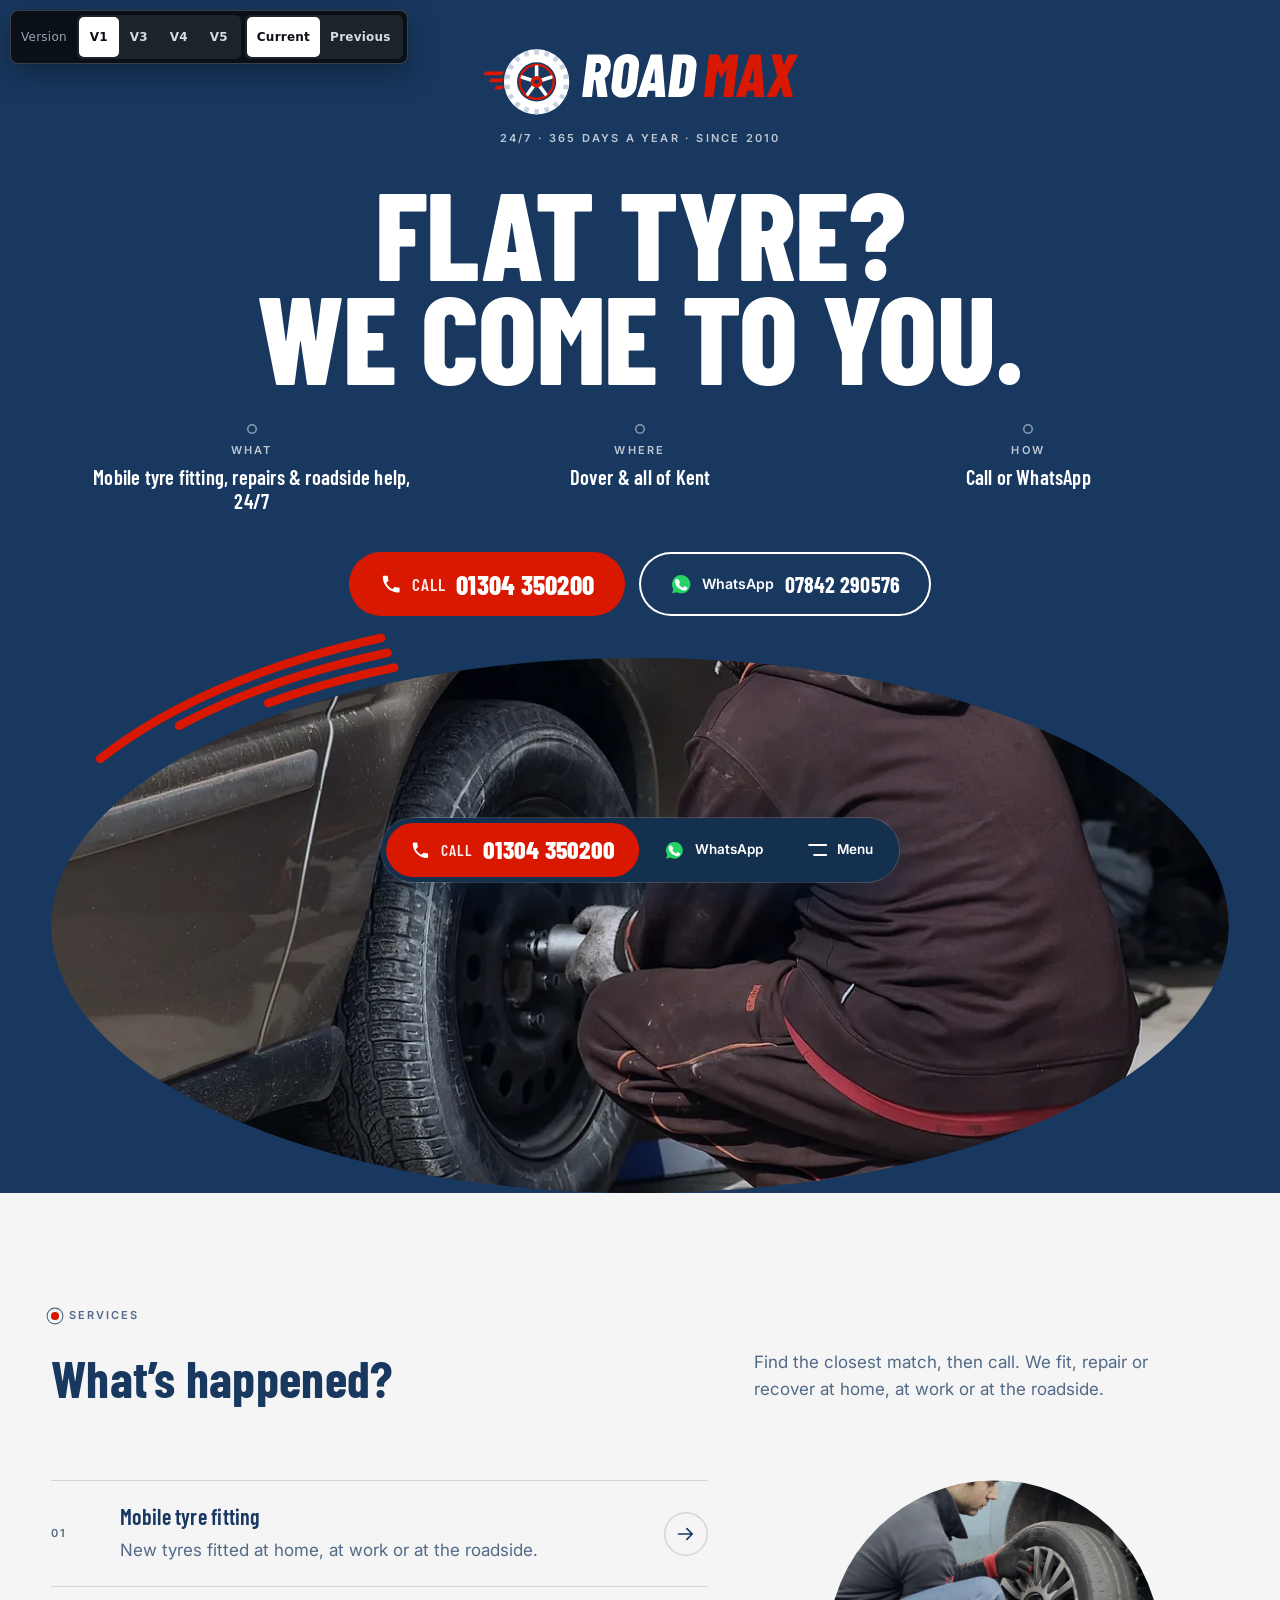
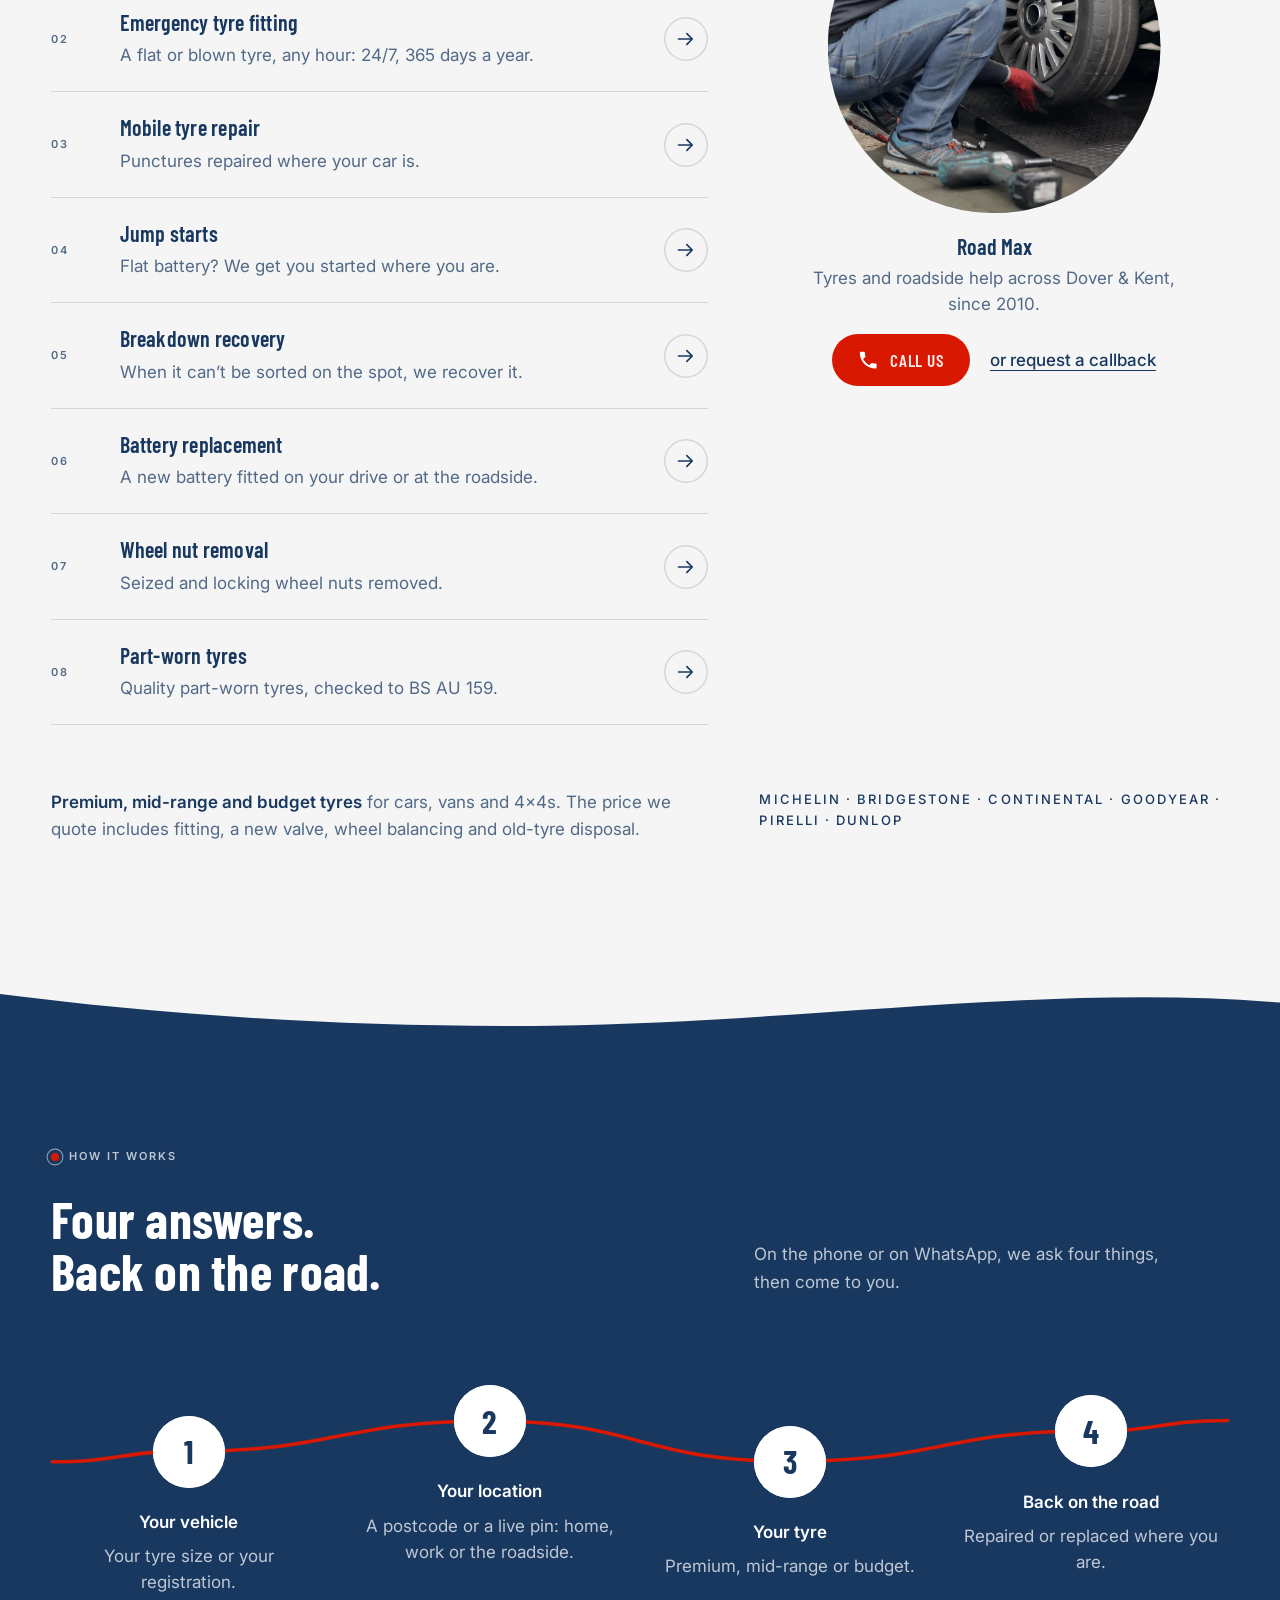
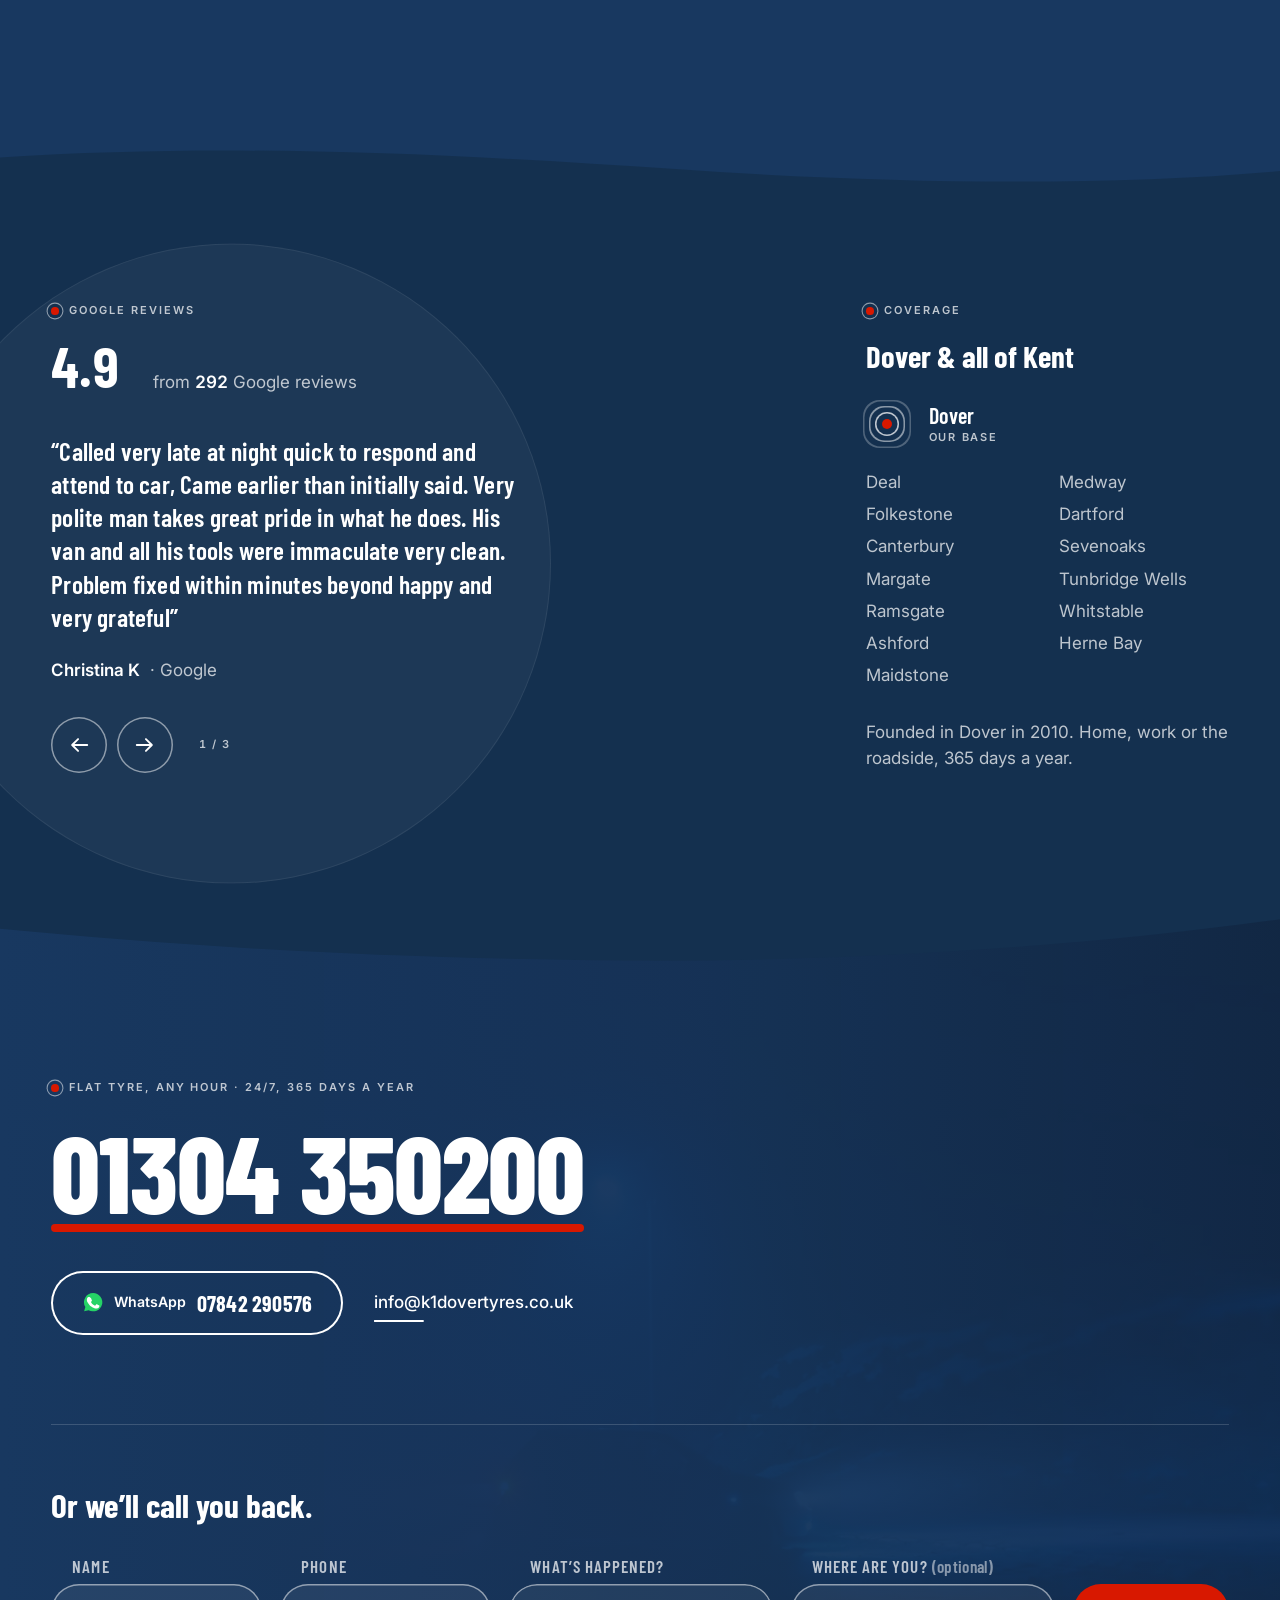
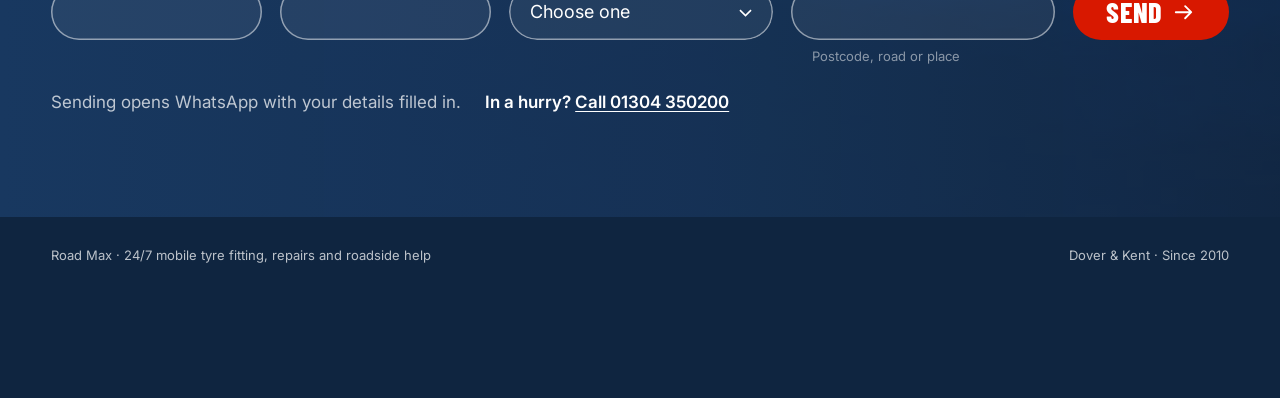
<file: versions/v1-prototype.html>
<!doctype html>
<html lang="en-GB">
<head>
<meta charset="utf-8">
<meta name="viewport" content="width=device-width, initial-scale=1, viewport-fit=cover">
<title>Road Max · 24/7 mobile tyre fitting, Dover &amp; Kent</title>
<meta name="description" content="Road Max: 24/7 mobile tyre fitting, repairs and roadside help across Dover and all of Kent. Call 01304 350200 or WhatsApp 07842 290576.">
<link rel="icon" href="files/assets/images/roadmax/roadmax-favicon.svg" type="image/svg+xml">
<link rel="preconnect" href="https://fonts.googleapis.com">
<link rel="preconnect" href="https://fonts.gstatic.com" crossorigin>
<link href="https://fonts.googleapis.com/css2?family=Barlow+Condensed:ital,wght@0,600;0,700;0,800;1,800&family=Inter:wght@400;500;600&display=swap" rel="stylesheet">
<link rel="preload" as="image" href="files/assets/images/rm/rm-v1-fitting-pro.webp">
<script>document.documentElement.className += ' js';</script>
<script src="files/assets/js/roadmax-logo.js" defer></script>
<style>
/* ============================================================
   V1 · STRAIGHT ANSWER  (round 3: soft / clean / elegant)
   Navy field, white type, red only for Call and the speed-line motif.
   Shape language: the wheel. Ovals, circles, capsules and gentle curves; motion is an expanding circle.
   Everything is fluid from 320px to 3840px: no fixed-width island.
   ============================================================ */
:root{
  --red:#D81800; --red-d:#B81400;
  --navy:#183860; --navy-d:#14304F; --deep:#0F2540;
  --white:#FFFFFF; --grey:#F5F5F5;
  --w72:rgba(255,255,255,.72); --w50:rgba(255,255,255,.5); --w25:rgba(255,255,255,.25); --w16:rgba(255,255,255,.16); --w10:rgba(255,255,255,.1);
  --n70:rgba(24,56,96,.74); --n16:rgba(24,56,96,.16);
  --gut:clamp(16px,4vw,160px);
  --fs-body:clamp(17px,calc(.3vw + 12.6px),20px);
  --fs-label:clamp(11px,.83vw,34px);
  --btn-h:clamp(56px,5vw,200px);
  --btn-num:clamp(24px,2.1vw,84px);
  --btn-lab:clamp(17px,1.35vw,54px);
  --ico:clamp(22px,1.75vw,70px);
  --fast:260ms; --mid:420ms;
  --ease:cubic-bezier(.2,.8,.2,1);
  --cond:'Barlow Condensed','Arial Narrow',sans-serif;
  --sans:'Inter',system-ui,-apple-system,'Segoe UI',sans-serif;
}
*,*::before,*::after{box-sizing:border-box}
html{-webkit-text-size-adjust:100%;scroll-behavior:smooth;scroll-padding-top:16px}
body{margin:0;background:var(--navy);color:var(--white);font:400 var(--fs-body)/1.55 var(--sans);-webkit-font-smoothing:antialiased;overflow-x:hidden}
img,svg{display:block;max-width:100%}
a{color:inherit}
button{font:inherit;color:inherit;background:none;border:0;padding:0;cursor:pointer}
h1,h2,h3,p,ol,ul,dl,dd,figure,blockquote{margin:0;padding:0}
ol,ul{list-style:none}
:focus-visible{outline:3px solid var(--white);outline-offset:3px}
.svc :focus-visible{outline-color:var(--navy)}
.sr{position:absolute;width:1px;height:1px;overflow:hidden;clip:rect(0 0 0 0);white-space:nowrap}
.ico{width:1em;height:1em;flex:none}
.eyebrow{font:600 var(--fs-label)/1.45 var(--sans);letter-spacing:.18em;text-transform:uppercase;color:var(--w72);display:flex;align-items:center;gap:.9em}
.eyebrow::before{content:"";width:.7em;height:.7em;border-radius:50%;background:var(--red);box-shadow:0 0 0 .3em var(--navy),0 0 0 .4em var(--w50)}
.svc .eyebrow{color:var(--n70)}
.svc .eyebrow::before{box-shadow:0 0 0 .3em var(--grey),0 0 0 .4em var(--n70)}
.rc .eyebrow::before{box-shadow:0 0 0 .3em var(--navy-d),0 0 0 .4em var(--w50)}

/* ---------- capsules: buttons ---------- */
.btn{display:inline-flex;align-items:center;justify-content:center;gap:.6em;text-decoration:none;min-height:var(--btn-h);padding:0 calc(var(--btn-h) * .48);border-radius:999px;position:relative;transition:background-color var(--fast) var(--ease),color var(--fast) var(--ease)}
.btn-call{background:var(--red);color:var(--white)}
.btn .ico{font-size:var(--ico)}
.btn-call .lab{font:600 var(--btn-lab)/1 var(--cond);letter-spacing:.05em;text-transform:uppercase;opacity:.92}
.btn .num{font:800 var(--btn-num)/1 var(--cond);letter-spacing:.01em;white-space:nowrap}
.btn-wa{box-shadow:inset 0 0 0 2px var(--white);color:var(--white)}
.btn-wa .lab{font:600 calc(var(--btn-lab) * .82)/1 var(--sans)}
.btn-wa .num{font-size:calc(var(--btn-num) * .82);font-weight:700}
@media (hover:hover){
  .btn-call:hover{background:var(--red-d)}
  .btn-wa:hover{background:var(--white);color:var(--navy)}
}
.btn .go{transition:transform var(--fast) var(--ease)}
@media (hover:hover){.btn:hover .go{transform:translateX(4px)}}
.btn:focus-visible .go{transform:translateX(4px)}

/* ---------- curved section edges: gentle, asymmetric ---------- */
.curve{position:absolute;left:0;top:-1px;width:100%;height:var(--ch);pointer-events:none}
section{--ch:clamp(44px,6vw,300px)}

/* ============================================================ HERO: centred; the photo is an oval rising beneath it */
.hero{position:relative;z-index:2;background:var(--navy);text-align:center;overflow-x:clip}
.hero-copy{display:flex;flex-direction:column;align-items:center;padding:clamp(28px,5.2vh,130px) var(--gut) clamp(28px,4.6vh,110px)}
.hero-logo{width:clamp(250px,min(25vw,40vh),960px);height:auto}
.hero-meta{margin-top:clamp(12px,1.8vh,44px);font:600 var(--fs-label)/1 var(--sans);letter-spacing:.2em;text-transform:uppercase;color:var(--w72)}
.h1{font:800 clamp(64px,min(10vw,calc(6.2vh + 5.23vw)),420px)/.84 var(--cond);text-transform:uppercase;letter-spacing:-.005em;margin:clamp(22px,4.2vh,110px) 0 clamp(22px,4vh,100px)}
.h1 .ln{display:inline-block}
.h1 .ln:first-child{display:block}
.answer{display:grid;grid-template-columns:repeat(3,1fr);width:min(100%,88vw);column-gap:clamp(16px,3vw,140px)}
.answer > div{display:flex;flex-direction:column;align-items:center;gap:clamp(8px,.7vw,22px);position:relative}
/* small wheel markers instead of rules */
.answer > div::before{content:"";width:clamp(10px,.75vw,26px);aspect-ratio:1;border-radius:50%;box-shadow:inset 0 0 0 1.5px var(--w50);margin-bottom:2px}
.answer > div + div::after{content:"";position:absolute;left:calc(clamp(16px,3vw,140px) / -2);top:50%;width:4px;height:4px;margin:-2px 0 0 -2px;border-radius:50%;background:var(--w25)}
.answer dt{font:600 var(--fs-label)/1 var(--sans);letter-spacing:.2em;text-transform:uppercase;color:var(--w72)}
.answer dd{font:600 clamp(20px,1.6vw,56px)/1.18 var(--cond);letter-spacing:.01em;max-width:16em}
.hero-actions{display:flex;flex-wrap:wrap;justify-content:center;gap:clamp(12px,1.1vw,40px);margin-top:clamp(22px,4.4vh,100px)}

.orb{position:relative;width:calc(100% - 2 * var(--gut));margin:0 auto calc((100% - 2 * var(--gut)) * -.1364);aspect-ratio:2.2/1}
.orb .ph{position:absolute;inset:0;overflow:hidden;clip-path:ellipse(50% 50% at 50% 50%)}
.orb img{width:100%;height:100%;object-fit:cover;object-position:50% 54%}
.orb .ph::after{content:"";position:absolute;inset:0;background:var(--navy);mix-blend-mode:multiply;opacity:.18;pointer-events:none}
.orb-bars{position:absolute;left:0;top:0;width:100%;height:100%;overflow:visible;pointer-events:none}
.orb-bars path{fill:none;stroke:var(--red);stroke-linecap:round}

@keyframes ovalIn{from{clip-path:ellipse(0% 0% at 50% 50%)}to{clip-path:ellipse(50% 50% at 50% 50%)}}
@keyframes lineIn{from{clip-path:circle(0% at 50% 100%)}to{clip-path:circle(75% at 50% 100%)}}
@keyframes barDraw{from{stroke-dashoffset:1.05;opacity:0}to{stroke-dashoffset:0;opacity:1}}
@keyframes riseIn{from{opacity:0;transform:translateY(12px)}to{opacity:1;transform:none}}
@media (prefers-reduced-motion:no-preference){
  .js .h1 .ln,.js .answer > div,.js .hero-actions{animation:lineIn var(--mid) var(--ease) both}
  .js .h1 .ln:nth-child(2){animation-delay:50ms}
  .js .h1 .ln:nth-child(3){animation-delay:90ms}
  .js .answer > div:nth-child(1){animation-delay:130ms}
  .js .answer > div:nth-child(2){animation-delay:160ms}
  .js .answer > div:nth-child(3){animation-delay:190ms}
  .js .hero-actions{animation-delay:220ms;animation-duration:var(--fast)}
  .js .hero-meta{animation:riseIn var(--mid) var(--ease) 100ms both}
  .js .orb .ph{animation:ovalIn 560ms cubic-bezier(.5,0,.2,1) 100ms both}
  .js .orb-bars path{stroke-dasharray:1 3;animation:barDraw 380ms var(--ease) both}
  .js .orb-bars path:nth-child(1){animation-delay:420ms}
  .js .orb-bars path:nth-child(2){animation-delay:470ms}
  .js .orb-bars path:nth-child(3){animation-delay:520ms}
}

/* ============================================================ SECTION REVEALS: an expanding circle */
@media (prefers-reduced-motion:no-preference){
  .js .rv{clip-path:circle(0% at 0% 100%);transition:clip-path 520ms var(--ease)}
  .js .rv.in{clip-path:circle(150% at 0% 100%)}
}

/* ============================================================ SERVICES INDEX (the one light page) */
.svc{position:relative;z-index:1;background:var(--grey);color:var(--navy);
  padding:calc((100% - 2 * var(--gut)) * .1364 + clamp(72px,9vw,360px)) var(--gut) clamp(96px,10vw,400px)}
.svc .curve{height:calc((100vw - 2 * var(--gut)) * .105);fill:var(--navy)}
.svc-head{display:grid;grid-template-columns:7fr 5fr;gap:clamp(24px,3vw,120px);align-items:end;margin-bottom:clamp(48px,6vw,240px)}
.h2{font:700 clamp(34px,4vw,150px)/1 var(--cond);letter-spacing:.005em;margin-top:.55em}
.lede{font-size:clamp(17px,calc(.4vw + 11px),24px);line-height:1.6;color:var(--n70);max-width:38ch}
.svc-body{position:relative;display:grid;grid-template-columns:7fr 5fr;gap:clamp(32px,4vw,160px);align-items:stretch}
.idx{border-top:1px solid var(--n16)}
.row{border-bottom:1px solid var(--n16)}
.row-btn{position:relative;width:100%;text-align:left;display:grid;grid-template-columns:clamp(48px,4.4vw,170px) 1fr auto;column-gap:12px;align-items:center;padding:clamp(20px,1.8vw,68px) 0;min-height:56px;isolation:isolate}
.row-btn::before{content:"";position:absolute;inset:4px calc(-1 * clamp(12px,1.4vw,48px));border-radius:999px;background:var(--white);z-index:-1;clip-path:circle(0% at 100% 50%);transition:clip-path 420ms var(--ease)}
.row .n{font:600 var(--fs-label)/1 var(--sans);letter-spacing:.14em;color:var(--n70)}
.row .t{display:block;min-width:0}
.row .nm{display:block;font:600 clamp(22px,1.7vw,64px)/1.15 var(--cond);letter-spacing:.01em}
.row .d{display:block;font-size:var(--fs-body);color:var(--n70);margin-top:.4em}
.arc{display:grid;place-items:center;width:clamp(44px,3.3vw,120px);aspect-ratio:1;border-radius:50%;box-shadow:inset 0 0 0 1.5px var(--n16);transition:background-color var(--fast),color var(--fast)}
.arc .ar{font-size:clamp(20px,1.4vw,52px);transition:transform var(--fast) var(--ease)}
.row.act .row-btn::before{clip-path:circle(150% at 100% 50%)}
.row.act .arc{background:var(--navy);color:var(--white)}
.row.act .ar{transform:translateX(4px)}
@media (hover:hover){.svc.is-index .row-btn:hover .ar{transform:translateX(4px)}}
.row-btn:focus-visible{outline-offset:-3px}
.panel{display:none}

/* hover frame: a circle that glides beside the active row */
.frame-col{position:relative;min-height:100%}
.frame{position:absolute;top:0;left:0;right:0;margin:0;display:flex;flex-direction:column;align-items:center;text-align:center;transition:transform 480ms cubic-bezier(.3,.7,.2,1)}
.frame-img{position:relative;width:min(100%,26vw);aspect-ratio:1;clip-path:circle(50% at 50% 50%);background:var(--n16)}
.frame-img img{position:absolute;inset:0;width:100%;height:100%;object-fit:cover;opacity:0;z-index:1}
.frame-img img.on{opacity:1;z-index:2}
.frame-img img.was{opacity:1;z-index:1}
.frame-img img.enter{animation:frameIn 460ms var(--ease) both}
@keyframes frameIn{from{clip-path:circle(0% at 50% 50%)}to{clip-path:circle(71% at 50% 50%)}}
.frame-ring{position:absolute;inset:calc(-1 * clamp(8px,.8vw,30px));border-radius:50%;box-shadow:inset 0 0 0 1.5px var(--n16);pointer-events:none}
.frame figcaption{display:flex;flex-direction:column;align-items:center;gap:.4em;margin-top:clamp(18px,1.6vw,60px);max-width:32vw}
.frame .fc-n{font:600 clamp(22px,1.6vw,58px)/1.1 var(--cond)}
.frame .fc-d{color:var(--n70)}
.fc-acts{display:flex;flex-wrap:wrap;align-items:center;justify-content:center;gap:4px 20px;margin-top:.6em}
.frame .btn{--btn-h:clamp(52px,3.8vw,130px)}
.tyres{margin-top:clamp(40px,5vw,200px);display:grid;grid-template-columns:7fr 5fr;gap:clamp(32px,4vw,160px);color:var(--n70)}
.tyres p:first-child{max-width:60ch}
.tyres b{font-weight:600;color:var(--navy)}
.brands{font:500 clamp(13px,.85vw,28px)/1.6 var(--sans);text-transform:uppercase;letter-spacing:.16em;color:var(--navy)}

/* ============================================================ HOW IT WORKS: a curving road through four wheels */
.how{position:relative;background:var(--navy);padding:calc(var(--ch) + clamp(80px,8vw,320px)) var(--gut) clamp(104px,10vw,400px);overflow:hidden}
.how .curve{fill:var(--grey)}
.how-head{display:grid;grid-template-columns:7fr 5fr;gap:clamp(24px,3vw,120px);align-items:end;margin-bottom:clamp(64px,7vw,280px)}
.how .lede,.rc .lede{color:var(--w72)}
.road{--D:clamp(72px,5.6vw,210px);position:relative}
.road-steps{position:relative;z-index:1;display:grid;grid-template-columns:repeat(4,1fr);column-gap:clamp(16px,2vw,80px)}
.road-svg{position:absolute;left:0;top:0;width:100%;height:100%;overflow:visible;pointer-events:none;z-index:0}
.road-svg path{fill:none;stroke-linecap:round}
.road-base path{stroke:var(--w16);stroke-width:clamp(2px,.14vw,6px)}
.road-red path{stroke:var(--red);stroke-width:clamp(3px,.28vw,10px)}
.road-red{clip-path:inset(0 100% 0 0);transition:clip-path 900ms cubic-bezier(.5,0,.2,1)}
.road.in .road-red{clip-path:inset(0 0 0 0)}
.step{position:relative;z-index:1;display:flex;flex-direction:column;align-items:center;text-align:center}
.step:nth-of-type(1){--off:.42}.step:nth-of-type(2){--off:0}.step:nth-of-type(3){--off:.56}.step:nth-of-type(4){--off:.14}
.dot{width:var(--D);aspect-ratio:1;border-radius:50%;margin-top:calc(var(--D) * var(--off));display:grid;place-items:center;background:var(--navy);box-shadow:inset 0 0 0 2px var(--white);font:700 calc(var(--D) * .46)/1 var(--cond);transition:background-color 240ms,color 240ms}
.road.in .dot{background:var(--white);color:var(--navy)}
.road.in .step:nth-of-type(2) .dot{transition-delay:220ms}.road.in .step:nth-of-type(3) .dot{transition-delay:440ms}.road.in .step:nth-of-type(4) .dot{transition-delay:660ms}
.step h3{font:600 clamp(17px,1.25vw,44px)/1.3 var(--sans);margin-top:clamp(20px,1.8vw,70px)}
.step p{color:var(--w72);margin-top:.6em;max-width:24ch}

/* ============================================================ REVIEWS + COVERAGE */
.rc{position:relative;background:var(--navy-d);padding:calc(var(--ch) + clamp(80px,8vw,320px)) var(--gut) clamp(104px,10vw,400px);display:grid;grid-template-columns:8fr 4fr;gap:clamp(48px,7vw,280px);overflow:hidden}
.rc .curve{fill:var(--navy)}
.rvw{position:relative;isolation:isolate}
.rvw::before{content:"";position:absolute;z-index:-1;width:clamp(560px,50vw,2000px);aspect-ratio:1;border-radius:50%;left:calc(-1 * clamp(140px,10vw,400px));top:50%;transform:translateY(-46%);background:rgba(255,255,255,.04);box-shadow:inset 0 0 0 1px rgba(255,255,255,.07)}
.score{display:flex;align-items:baseline;gap:.5em 20px;margin:clamp(20px,1.8vw,70px) 0 clamp(28px,3vw,120px);flex-wrap:wrap}
.score .big{font:700 clamp(56px,4.4vw,170px)/.85 var(--cond);font-variant-numeric:tabular-nums;min-width:1.45em}
.score .of{color:var(--w72)}
.score .of b{font-weight:600;color:var(--white);font-variant-numeric:tabular-nums;display:inline-block;min-width:2.4ch}
.quotes{display:grid;touch-action:pan-y;user-select:none}
.q{grid-area:1/1;visibility:hidden;opacity:0}
.q.on{visibility:visible;opacity:1}
.q p{font:600 clamp(24px,2vw,74px)/1.3 var(--cond);letter-spacing:.008em;max-width:40ch}
.q p::before{content:"\201C"}
.q p::after{content:"\201D"}
.q footer{margin-top:1.4em;color:var(--w72);display:flex;gap:10px;align-items:center}
.q footer b{font-weight:600;color:var(--white)}
.q.enter{animation:qIn 420ms var(--ease) both}
.q.enter-back{animation:qInB 420ms var(--ease) both}
@keyframes qIn{from{opacity:0;clip-path:circle(0% at 0% 50%)}to{opacity:1;clip-path:circle(150% at 0% 50%)}}
@keyframes qInB{from{opacity:0;clip-path:circle(0% at 100% 50%)}to{opacity:1;clip-path:circle(150% at 100% 50%)}}
.ctrl{display:flex;align-items:center;gap:10px;margin-top:clamp(28px,2.6vw,100px)}
.ctrl button{width:clamp(56px,3.9vw,140px);aspect-ratio:1;border-radius:50%;display:grid;place-items:center;box-shadow:inset 0 0 0 1.5px var(--w50);transition:background-color var(--fast),color var(--fast)}
.ctrl button .ico{font-size:clamp(22px,1.6vw,56px);transition:transform var(--fast) var(--ease)}
.ctrl .prev .ico{transform:scaleX(-1)}
@media (hover:hover){.ctrl button:hover{background:var(--white);color:var(--navy)}.ctrl .next:hover .ico{transform:translateX(4px)}.ctrl .prev:hover .ico{transform:scaleX(-1) translateX(4px)}}
.ctrl .count{font:600 var(--fs-label)/1 var(--sans);letter-spacing:.14em;color:var(--w72);margin-left:16px;font-variant-numeric:tabular-nums}
.cov-h{font:700 clamp(28px,2.4vw,90px)/1.05 var(--cond);margin:.7em 0 1em}
.base{display:flex;align-items:center;gap:clamp(18px,1.6vw,60px);margin-bottom:clamp(18px,1.6vw,60px)}
.rings{--r:clamp(10px,.75vw,28px);width:var(--r);height:var(--r);border-radius:50%;background:var(--red);flex:none;margin:calc(var(--r) * 1.6);
  box-shadow:0 0 0 calc(var(--r) * .55) var(--navy-d),0 0 0 calc(var(--r) * .55 + 1.5px) var(--w72),0 0 0 calc(var(--r) * 1.15) var(--navy-d),0 0 0 calc(var(--r) * 1.15 + 1.5px) var(--w50),0 0 0 calc(var(--r) * 1.75) var(--navy-d),0 0 0 calc(var(--r) * 1.75 + 1.5px) var(--w25)}
.base b{display:block;font:600 clamp(22px,1.6vw,58px)/1 var(--cond)}
.base small{display:block;font:600 var(--fs-label)/1.3 var(--sans);letter-spacing:.16em;text-transform:uppercase;color:var(--w72);margin-top:.4em}
.towns{columns:2;column-gap:24px}
.towns li{font-size:var(--fs-body);line-height:1.9;color:var(--w72);break-inside:avoid}
.cov-note{margin-top:1.6em;color:var(--w72);max-width:36ch}

/* ============================================================ CLOSING CONTACT */
.cta{position:relative;background:var(--navy);padding:calc(var(--ch) + clamp(80px,8vw,320px)) var(--gut) clamp(96px,8vw,320px);overflow:hidden;isolation:isolate}
.cta .curve{fill:var(--navy-d);z-index:1}
.cta-bg{position:absolute;inset:0;z-index:-1}
.cta-bg img{width:100%;height:100%;object-fit:cover;object-position:50% 40%;opacity:.5}
.cta-bg::after{content:"";position:absolute;inset:0;background:var(--navy);mix-blend-mode:multiply;opacity:.9}
.cta-bg::before{content:"";position:absolute;inset:0;background:linear-gradient(90deg,var(--navy) 0%,rgba(24,56,96,.75) 55%,rgba(24,56,96,.35) 100%);z-index:1}
.giant{display:inline-block;font:800 clamp(40px,8.4vw,400px)/.9 var(--cond);letter-spacing:-.01em;text-decoration:none;white-space:nowrap;margin:.25em 0 0;position:relative;padding-bottom:.12em}
.giant::after{content:"";position:absolute;left:0;bottom:0;height:clamp(6px,.6vw,24px);width:100%;border-radius:999px;background:var(--red);transform-origin:left;transition:transform var(--mid) var(--ease)}
@media (hover:hover){.giant:hover::after{transform:scaleX(.97)}}
.cta-sub{display:flex;flex-wrap:wrap;align-items:center;gap:16px clamp(24px,2.4vw,90px);margin-top:clamp(28px,3vw,120px)}
.mail{font-size:var(--fs-body);font-weight:500;text-decoration:none;position:relative;padding:14px 0}
.mail::after{content:"";position:absolute;left:0;right:0;bottom:8px;height:2px;border-radius:2px;background:var(--white);transform:scaleX(.25);transform-origin:left;transition:transform var(--fast) var(--ease)}
@media (hover:hover){.mail:hover::after{transform:scaleX(1)}}

/* callback: one sentence of capsules */
.cb{margin-top:clamp(72px,7vw,280px);padding-top:clamp(56px,5vw,200px);position:relative}
.cb::before{content:"";position:absolute;left:0;right:0;top:0;height:1px;background:var(--w16)}
.cb-h{font:700 clamp(28px,2.6vw,96px)/1.05 var(--cond);margin-bottom:clamp(28px,2.6vw,100px)}
.cb-row{--fh:clamp(56px,4vw,140px);display:grid;grid-template-columns:1fr 1fr 1.25fr 1.25fr auto;gap:0 clamp(14px,1.4vw,56px);align-items:start}
.f{display:flex;flex-direction:column;min-width:0}
.f label{font:600 clamp(17px,1.25vw,46px)/1.2 var(--cond);text-transform:uppercase;letter-spacing:.06em;color:var(--w72);margin:0 0 .45em calc(var(--fh) * .38)}
.f label .opt{text-transform:none;letter-spacing:.02em;color:var(--w50)}
.f input,.f select{appearance:none;-webkit-appearance:none;width:100%;height:var(--fh);padding:0 calc(var(--fh) * .38);border:0;border-radius:999px;background:rgba(255,255,255,.06);color:var(--white);font:400 clamp(18px,1.25vw,44px)/1 var(--sans);
  box-shadow:inset 0 0 0 1.5px var(--w50);transition:box-shadow var(--fast)}
.f select{padding-right:calc(var(--fh) * .8);cursor:pointer;background:rgba(255,255,255,.06) url("data:image/svg+xml,%3Csvg xmlns='http://www.w3.org/2000/svg' viewBox='0 0 24 24'%3E%3Cpath d='M5 9l7 7 7-7' fill='none' stroke='%23fff' stroke-width='2'/%3E%3C/svg%3E") right calc(var(--fh) * .32) center/calc(var(--fh) * .34) no-repeat}
.f select option{color:var(--navy);background:var(--white)}
.f input:focus,.f select:focus{outline:none;box-shadow:inset 0 0 0 2.5px var(--white)}
.f input:focus-visible,.f select:focus-visible{outline:3px solid var(--white);outline-offset:4px}
.f [aria-invalid="true"]{box-shadow:inset 0 0 0 2.5px var(--red)}
.err{font:500 clamp(14px,.95vw,30px)/1.35 var(--sans);color:var(--white);margin:.6em 0 0 calc(var(--fh) * .38);display:none;gap:8px;align-items:baseline}
.err.on{display:flex}
.err::before{content:"!";flex:none;display:inline-grid;place-items:center;width:1.3em;height:1.3em;border-radius:50%;background:var(--red);font-weight:700;font-size:.9em;transform:translateY(.2em)}
.hint{font-size:clamp(13px,.9vw,28px);line-height:1.35;color:var(--w50);margin:.6em 0 0 calc(var(--fh) * .38)}
.cb-send{--btn-h:var(--fh);align-self:start;margin-top:calc(clamp(17px,1.25vw,46px) * 1.65);padding:0 calc(var(--fh) * .6)}
.cb-send .lab{font:800 calc(var(--btn-num) * 1.05)/1 var(--cond);letter-spacing:.02em;opacity:1;text-transform:uppercase}
.cb-note{margin-top:clamp(20px,1.8vw,70px);color:var(--w72);display:flex;flex-wrap:wrap;gap:6px 24px}
.cb-note .hurry{color:var(--white);font-weight:600}
.cb-note a{text-underline-offset:3px;display:inline-block;padding:12px 0;margin:-12px 0}
.cb-link{display:inline-flex;align-items:center;min-height:48px;font-weight:500;text-decoration:underline;text-underline-offset:4px;text-decoration-thickness:1px}
.panel .cb-link{color:var(--navy);margin-bottom:12px}
.frame .cb-link{color:var(--navy)}
.foot{background:var(--deep);padding:28px var(--gut) calc(28px + var(--btn-h) + 40px);display:flex;flex-wrap:wrap;gap:8px 32px;justify-content:space-between;font-size:clamp(13px,.8vw,24px);color:var(--w72)}

/* ============================================================ CHROME: no nav bar. The action dock is a capsule. */
.dock{position:fixed;z-index:55;left:50%;bottom:clamp(14px,1.4vw,48px);transform:translateX(-50%);display:flex;align-items:stretch;gap:4px;padding:5px;background:var(--navy-d);border-radius:999px;
  --dh:clamp(54px,3.7vw,150px);box-shadow:0 0 0 1px var(--w16),0 14px 34px rgba(15,37,64,.45)}
.dock a,.dock button{display:flex;align-items:center;gap:.6em;height:var(--dh);padding:0 calc(var(--dh) * .38);text-decoration:none;color:var(--white);border-radius:999px;transition:background-color var(--fast)}
.dock .d-call{background:var(--red);padding:0 calc(var(--dh) * .45)}
.dock .ico{font-size:calc(var(--dh) * .38)}
.dock .d-call small{font:600 calc(var(--dh) * .29)/1 var(--cond);letter-spacing:.06em;text-transform:uppercase;opacity:.92}
.dock .d-call b{font:800 calc(var(--dh) * .47)/1 var(--cond);letter-spacing:.01em}
.dock .d-wa span,.dock .d-menu span{font:600 calc(var(--dh) * .25)/1 var(--sans)}
.burger{width:calc(var(--dh) * .36);height:calc(var(--dh) * .22);position:relative;flex:none}
.burger::before,.burger::after{content:"";position:absolute;left:0;right:0;height:2px;border-radius:2px;background:currentColor}
.burger::before{top:0}.burger::after{bottom:0;left:30%;transition:left var(--fast) var(--ease)}
@media (hover:hover){
  .dock .d-call:hover{background:var(--red-d)}
  .dock .d-wa:hover,.dock .d-menu:hover{background:var(--navy)}
  .dock .d-menu:hover .burger::after{left:0}
}
.dock .d-logo{max-width:0;padding:0;margin-right:-4px;overflow:hidden;opacity:0;visibility:hidden;transition:max-width 250ms var(--ease),padding 250ms var(--ease),margin 250ms var(--ease),opacity 250ms var(--ease),visibility 0s 250ms}
.dock.has-logo .d-logo{max-width:calc(var(--dh) * 3.6);padding:0 calc(var(--dh) * .3);margin-right:0;opacity:1;visibility:visible;transition:max-width 250ms var(--ease),padding 250ms var(--ease),margin 250ms var(--ease),opacity 250ms var(--ease),visibility 0s}
.d-logo .logo-s{width:calc(var(--dh) * 2.1);height:auto;flex:none}
@media (prefers-reduced-motion:no-preference){.js .dock{animation:dockIn var(--mid) var(--ease) 260ms both}}
@keyframes dockIn{from{opacity:0;transform:translate(-50%,12px)}to{opacity:1;transform:translate(-50%,0)}}

/* full-screen menu: opens as a circle from the dock */
.menu{position:fixed;inset:0;z-index:70;background:var(--navy);display:flex;flex-direction:column;padding:clamp(14px,1.4vw,56px) var(--gut) clamp(28px,2.4vw,90px);overflow:auto}
.menu[hidden]{display:none}
.menu-top{display:flex;align-items:center;justify-content:space-between}
.menu-top .logo-s{width:clamp(120px,10vw,380px);height:auto}
.m-close{display:flex;align-items:center;gap:12px;min-height:52px;padding:0 22px;border-radius:999px;box-shadow:inset 0 0 0 1.5px var(--w50);font-weight:600}
.m-close .x{width:18px;height:18px;position:relative}
.m-close .x::before,.m-close .x::after{content:"";position:absolute;left:-1px;right:-1px;top:8px;height:2px;border-radius:2px;background:currentColor;transform:rotate(45deg)}
.m-close .x::after{transform:rotate(-45deg)}
.menu nav{margin:auto 0;padding:32px 0}
.menu nav a{display:flex;align-items:center;gap:clamp(16px,2vw,80px);text-decoration:none;font:600 clamp(36px,4.2vw,160px)/1.2 var(--cond);letter-spacing:.005em;padding:4px 0}
.menu nav a small{display:grid;place-items:center;width:clamp(36px,3vw,120px);aspect-ratio:1;border-radius:50%;box-shadow:inset 0 0 0 1.5px var(--w50);font:600 var(--fs-label)/1 var(--sans);letter-spacing:.06em;color:var(--w72);flex:none}
.menu nav a .lbl{position:relative}
.menu nav a .lbl::after{content:"";position:absolute;left:0;right:0;bottom:.08em;height:.05em;border-radius:99px;background:var(--white);transform:scaleX(0);transform-origin:right;transition:transform var(--fast) var(--ease)}
@media (hover:hover){.menu nav a:hover .lbl::after{transform:scaleX(1);transform-origin:left}}
.menu nav a:focus-visible .lbl::after{transform:scaleX(1)}
.menu-acts{display:flex;flex-wrap:wrap;gap:12px}
@media (prefers-reduced-motion:no-preference){
  .js .menu.opening{animation:menuIn 460ms cubic-bezier(.5,0,.2,1) both}
  .js .menu.opening nav a{animation:riseIn 360ms var(--ease) both}
  .js .menu.opening nav a:nth-child(2){animation-delay:50ms}
  .js .menu.opening nav a:nth-child(3){animation-delay:90ms}
  .js .menu.opening nav a:nth-child(4){animation-delay:130ms}
  .js .menu.opening nav a:nth-child(5){animation-delay:170ms}
}
@keyframes menuIn{from{clip-path:circle(0% at 50% 100%)}to{clip-path:circle(150% at 50% 100%)}}

/* ============================================================ TABLET LANDSCAPE */
@media (min-width:900px) and (max-width:1180px){
  .cb-row{grid-template-columns:1fr 1fr;gap:20px 28px}
  .cb-send{grid-column:1/-1;justify-self:start}
  .frame-img{width:min(100%,36vw)}
}

/* ============================================================ PHONES & PORTRAIT TABLETS */
@media (max-width:899px){
  :root{--gut:clamp(16px,5vw,40px);--btn-h:60px;--btn-num:28px;--btn-lab:20px;--ico:24px}
  section{--ch:clamp(36px,9vw,72px)}
  .hero-copy{padding:26px var(--gut) 26px}
  .hero-logo{width:min(62vw,340px)}
  .hero-meta{font-size:11px;letter-spacing:.16em;margin-top:12px}
  .h1{font-size:clamp(48px,15.6vw,112px);line-height:.86;margin:20px 0 18px}
  .h1 .ln{display:block}
  .answer{grid-template-columns:1fr;width:100%;max-width:560px;text-align:left;row-gap:2px}
  .answer > div{display:grid;grid-template-columns:20px 58px 1fr;align-items:baseline;gap:0;padding:6px 0}
  .answer > div::before{width:10px;margin:0;align-self:center}
  .answer > div + div::after{display:none}
  .answer dt{font-size:11px;letter-spacing:.14em}
  .answer dd{font-size:clamp(18px,5vw,24px);line-height:1.15;max-width:none}
  .hero-actions{flex-direction:column;gap:10px;margin-top:18px;width:100%;max-width:560px}
  .hero-actions .btn{width:100%}
  .hero-actions .btn-wa{min-height:56px}
  .orb{aspect-ratio:1.3/1;margin-bottom:calc((100% - 2 * var(--gut)) * -.2)}
  .orb img{object-position:40% 55%}

  @media (prefers-reduced-motion:no-preference){
    .js .h1 .ln,.js .answer > div,.js .hero-actions{animation-name:riseIn}
    .js .orb .ph{animation-duration:360ms}
    .js .rv{clip-path:none;opacity:0;transform:translateY(12px);transition:opacity 360ms var(--ease),transform 360ms var(--ease)}
    .js .rv.in{clip-path:none;opacity:1;transform:none}
    .js .dock{animation:none}
    .js .menu.opening{animation-duration:300ms}
  }

  .svc{padding:calc((100% - 2 * var(--gut)) * .26 + 64px) var(--gut) 80px}
  .svc .curve{height:calc((100vw - 2 * var(--gut)) * .2)}
  .svc-head,.svc-body,.tyres,.how-head{display:block}
  .lede{margin-top:14px}
  .h2{font-size:clamp(30px,8.6vw,44px)}
  .frame-col{display:none}
  .row-btn{grid-template-columns:34px 1fr auto;padding:12px 0;min-height:64px}
  .row-btn::before{display:none}
  .row .n{font-size:12px}
  .row .nm{font-size:clamp(20px,5.8vw,28px);line-height:1.15}
  .row .d{display:none}
  .arc{width:44px}
  .arc .ar{font-size:20px;transform:rotate(90deg)}
  .row.open .arc{background:var(--navy);color:var(--white)}
  .row.open .ar{transform:rotate(-90deg)}
  .panel{display:grid;grid-template-rows:0fr;visibility:hidden;transition:grid-template-rows 300ms var(--ease),visibility 0s 300ms}
  .row.open .panel{grid-template-rows:1fr;visibility:visible;transition:grid-template-rows 300ms var(--ease),visibility 0s}
  .panel-in{overflow:hidden;min-height:0;display:flex;flex-direction:column;align-items:center}
  .panel img{width:100%;height:auto;aspect-ratio:16/9;object-fit:cover;background:var(--n16);clip-path:inset(0 round 999px);margin-top:6px}
  .panel p{padding:14px 0;color:var(--n70);align-self:stretch}
  .panel .btn{width:100%;margin-bottom:4px;--btn-h:56px}
  .panel .btn .lab{font:700 22px/1 var(--cond);opacity:1}
  .tyres{margin-top:32px}
  .tyres > * + *{margin-top:16px}

  .how{padding:calc(var(--ch) + 64px) var(--gut) 88px}
  .how-head{margin-bottom:36px}
  .road{--D:clamp(56px,14vw,80px)}
  .road-steps{display:flex;flex-direction:column;gap:26px}
  .step{display:grid;grid-template-columns:var(--D) 1fr;column-gap:20px;text-align:left;align-items:center;--off:0 !important}
  .step:nth-of-type(even){padding-left:clamp(28px,9vw,60px);grid-template-columns:var(--D) 1fr}
  .dot{margin-top:0;grid-row:1/3}
  .step h3{margin-top:0;font-size:17px;align-self:end}
  .step p{margin-top:4px;align-self:start}
  .road-red{clip-path:inset(0 0 100% 0);transition-duration:520ms}
  .road.in .road-red{clip-path:inset(0 0 0 0)}
  .road.in .step:nth-of-type(2) .dot{transition-delay:120ms}.road.in .step:nth-of-type(3) .dot{transition-delay:240ms}.road.in .step:nth-of-type(4) .dot{transition-delay:360ms}

  .rc{display:block;padding:calc(var(--ch) + 64px) var(--gut) 88px}
  .rvw::before{width:150vw;left:-60vw;top:52%}
  .score{gap:12px}
  .q p{font-size:clamp(21px,5.8vw,30px);line-height:1.3}
  .cov{border-top:1px solid var(--w16);padding-top:48px;margin-top:56px}

  .cta{padding:calc(var(--ch) + 64px) var(--gut) 80px}
  .giant{font-size:min(12.6vw,96px)}
  .cta-sub{flex-direction:column;align-items:stretch;gap:8px}
  .mail{align-self:flex-start}
  .cb{margin-top:48px;padding-top:36px}
  .cb-h{font-size:clamp(26px,7.4vw,40px)}
  .cb-row{--fh:56px;grid-template-columns:1fr;gap:18px}
  .cb-send{width:100%;margin-top:6px;--btn-h:60px}
  .cb-note{flex-direction:column;gap:12px}
  .foot{padding-bottom:calc(28px + 72px + env(safe-area-inset-bottom));flex-direction:column}
  html{scroll-padding-bottom:84px}

  /* thumb bar: full width, the actions are capsules inside it */
  .dock{left:0;right:0;bottom:0;transform:none;border-radius:0;padding:6px 6px calc(6px + env(safe-area-inset-bottom));gap:4px;display:grid;grid-template-columns:5fr 3fr 2fr;--dh:52px;box-shadow:0 -1px 0 var(--w16)}
  .dock a,.dock button{padding:0 6px;justify-content:center}
  .dock .d-logo{display:none}
  .dock .d-call{padding:0 8px;gap:8px}
  .dock .d-call small{display:none}
  .dock .d-call b{font-size:clamp(19px,5.6vw,26px)}
  .dock .ico{font-size:20px}
  .dock .d-wa,.dock .d-menu{flex-direction:column;gap:4px}
  .dock .d-wa span,.dock .d-menu span{font-size:12px}
  .burger{width:18px;height:11px}
  .menu nav a{font-size:clamp(32px,9.4vw,60px)}
  .menu-acts{flex-direction:column}
  .menu-acts .btn{width:100%}
}
@media (max-width:340px){
  .answer > div{grid-template-columns:18px 52px 1fr}
  .answer dd{font-size:17px}
  .hero-actions .btn{padding:0 18px}
  .btn-wa .lab{font-size:13px}
  .btn-wa .num{font-size:21px}
}

/* ============================================================ REDUCED MOTION: final state, instantly */
@media (prefers-reduced-motion:reduce){
  html{scroll-behavior:auto}
  *,*::before,*::after{animation:none!important;transition-duration:0s!important;transition-delay:0s!important}
  .road-red{clip-path:none!important}
  .road .dot{background:var(--white)!important;color:var(--navy)!important}
}
</style>
</head>
<body id="top">

<svg width="0" height="0" style="position:absolute" aria-hidden="true">
  <symbol id="i-phone" viewBox="0 0 24 24"><path fill="currentColor" d="M6.6 10.8c1.4 2.8 3.8 5.1 6.6 6.6l2.2-2.2c.3-.3.7-.4 1-.2 1.1.4 2.3.6 3.6.6.6 0 1 .4 1 1V20c0 .6-.4 1-1 1C10.6 21 3 13.4 3 4c0-.6.4-1 1-1h3.5c.6 0 1 .4 1 1 0 1.3.2 2.5.6 3.6.1.3 0 .7-.2 1L6.6 10.8z"/></symbol>
  <symbol id="i-wa" viewBox="0 0 24 24"><path fill="#25D366" d="M12 2.2a9.8 9.8 0 0 0-8.4 14.9L2.3 21.8l4.8-1.3A9.8 9.8 0 1 0 12 2.2z"/><path fill="#fff" d="M8.6 6.9c-.2-.5-.5-.5-.7-.5h-.6c-.2 0-.6.1-.9.4-.3.3-1.2 1.1-1.2 2.8s1.2 3.2 1.4 3.5c.2.2 2.3 3.6 5.6 4.9 2.8 1.1 3.3.9 4 .8.6-.1 2-.8 2.2-1.6.3-.8.3-1.4.2-1.6-.1-.1-.3-.2-.6-.4l-2-1c-.3-.1-.5-.2-.7.1l-.9 1.2c-.2.2-.3.2-.6.1-.3-.2-1.3-.5-2.4-1.5-.9-.8-1.5-1.8-1.7-2.1-.2-.3 0-.5.1-.6l.5-.5.3-.5c.1-.2 0-.4 0-.5l-1-2.4z"/></symbol>
  <symbol id="i-arrow" viewBox="0 0 24 24"><path d="M3 12h16M13 5.5 19.5 12 13 18.5" fill="none" stroke="currentColor" stroke-width="2" stroke-linecap="round" stroke-linejoin="round"/></symbol>
</svg>

<main>
<!-- ============================================================ HERO -->
<section class="hero" aria-labelledby="h1">
  <div class="hero-copy">
    <div class="hero-mark" id="heroMark">
      <img data-rm-logo="v1" class="hero-logo" src="files/assets/images/roadmax/roadmax-logo-compact-white.svg" alt="Road Max" width="360" height="78">
    </div>
    <p class="hero-meta">24/7 · 365 days a year · Since 2010</p>
    <h1 class="h1" id="h1"><span class="ln">Flat tyre?</span> <span class="ln">We come</span> <span class="ln">to you.</span></h1>
    <dl class="answer">
      <div><dt>What</dt><dd>Mobile tyre fitting, repairs &amp; roadside help, 24/7</dd></div>
      <div><dt>Where</dt><dd>Dover &amp; all of Kent</dd></div>
      <div><dt>How</dt><dd>Call or WhatsApp</dd></div>
    </dl>
    <div class="hero-actions" id="heroActions">
      <a class="btn btn-call" href="tel:01304350200"><svg class="ico" aria-hidden="true"><use href="#i-phone"/></svg><span class="lab">Call</span><span class="num">01304 350200</span></a>
      <a class="btn btn-wa" href="https://wa.me/447842290576"><svg class="ico" aria-hidden="true"><use href="#i-wa"/></svg><span class="lab">WhatsApp</span><span class="num">07842 290576</span></a>
    </div>
  </div>
  <figure class="orb" id="orb">
    <div class="ph"><img src="files/assets/images/rm/rm-v1-fitting-pro.webp" alt="A Road Max fitter crouched at a car wheel with an impact gun" width="1200" height="900" fetchpriority="high"></div>
    <svg class="orb-bars" id="orbBars" aria-hidden="true"></svg>
  </figure>
</section>

<!-- ============================================================ SERVICES INDEX -->
<section class="svc" id="services" aria-labelledby="svc-h">
  <svg class="curve" viewBox="0 0 1440 160" preserveAspectRatio="none" aria-hidden="true"><path d="M0 0H1440V54C1236 120 980 160 690 134C452 112 236 64 0 96Z"/></svg>
  <div class="svc-head">
    <div class="rv">
      <p class="eyebrow">Services</p>
      <h2 class="h2" id="svc-h">What’s happened?</h2>
    </div>
    <p class="lede">Find the closest match, then call. We fit, repair or recover at home, at work or at the roadside.</p>
  </div>

  <div class="svc-body">
    <ol class="idx" id="idx">
      <li class="row" data-img="files/assets/images/rm/rm-v1-fitting.webp">
        <button class="row-btn" id="sb1" aria-controls="sp1" aria-expanded="false"><span class="n">01</span><span class="t"><span class="nm">Mobile tyre fitting</span><span class="d">New tyres fitted at home, at work or at the roadside.</span></span><span class="arc" aria-hidden="true"><svg class="ico ar"><use href="#i-arrow"/></svg></span></button>
        <div class="panel" id="sp1" role="region" aria-labelledby="sb1"><div class="panel-in"><img loading="lazy" src="files/assets/images/rm/rm-v1-fitting.webp" alt="" width="1200" height="900"><p>New tyres fitted at home, at work or at the roadside.</p><a class="btn btn-call" href="tel:01304350200"><svg class="ico" aria-hidden="true"><use href="#i-phone"/></svg><span class="lab">Call about this</span></a><a class="cb-link" href="#callback" data-svc="Mobile tyre fitting">or request a callback</a></div></div>
      </li>
      <li class="row" data-img="files/assets/images/rm/rm-v1-emergency.webp">
        <button class="row-btn" id="sb2" aria-controls="sp2" aria-expanded="false"><span class="n">02</span><span class="t"><span class="nm">Emergency tyre fitting</span><span class="d">A flat or blown tyre, any hour: 24/7, 365 days a year.</span></span><span class="arc" aria-hidden="true"><svg class="ico ar"><use href="#i-arrow"/></svg></span></button>
        <div class="panel" id="sp2" role="region" aria-labelledby="sb2"><div class="panel-in"><img loading="lazy" src="files/assets/images/rm/rm-v1-emergency.webp" alt="" width="1200" height="900"><p>A flat or blown tyre, any hour: 24/7, 365 days a year.</p><a class="btn btn-call" href="tel:01304350200"><svg class="ico" aria-hidden="true"><use href="#i-phone"/></svg><span class="lab">Call about this</span></a><a class="cb-link" href="#callback" data-svc="Emergency tyre fitting">or request a callback</a></div></div>
      </li>
      <li class="row" data-img="files/assets/images/hero-gloved-hands.webp">
        <button class="row-btn" id="sb3" aria-controls="sp3" aria-expanded="false"><span class="n">03</span><span class="t"><span class="nm">Mobile tyre repair</span><span class="d">Punctures repaired where your car is.</span></span><span class="arc" aria-hidden="true"><svg class="ico ar"><use href="#i-arrow"/></svg></span></button>
        <div class="panel" id="sp3" role="region" aria-labelledby="sb3"><div class="panel-in"><img loading="lazy" src="files/assets/images/hero-gloved-hands.webp" alt="" width="1800" height="1200"><p>Punctures repaired where your car is.</p><a class="btn btn-call" href="tel:01304350200"><svg class="ico" aria-hidden="true"><use href="#i-phone"/></svg><span class="lab">Call about this</span></a><a class="cb-link" href="#callback" data-svc="Mobile tyre repair">or request a callback</a></div></div>
      </li>
      <li class="row" data-img="files/assets/images/hd-jump.webp">
        <button class="row-btn" id="sb4" aria-controls="sp4" aria-expanded="false"><span class="n">04</span><span class="t"><span class="nm">Jump starts</span><span class="d">Flat battery? We get you started where you are.</span></span><span class="arc" aria-hidden="true"><svg class="ico ar"><use href="#i-arrow"/></svg></span></button>
        <div class="panel" id="sp4" role="region" aria-labelledby="sb4"><div class="panel-in"><img loading="lazy" src="files/assets/images/hd-jump.webp" alt="" width="1200" height="799"><p>Flat battery? We get you started where you are.</p><a class="btn btn-call" href="tel:01304350200"><svg class="ico" aria-hidden="true"><use href="#i-phone"/></svg><span class="lab">Call about this</span></a><a class="cb-link" href="#callback" data-svc="Jump starts">or request a callback</a></div></div>
      </li>
      <li class="row" data-img="files/assets/images/hd-recovery.webp">
        <button class="row-btn" id="sb5" aria-controls="sp5" aria-expanded="false"><span class="n">05</span><span class="t"><span class="nm">Breakdown recovery</span><span class="d">When it can’t be sorted on the spot, we recover it.</span></span><span class="arc" aria-hidden="true"><svg class="ico ar"><use href="#i-arrow"/></svg></span></button>
        <div class="panel" id="sp5" role="region" aria-labelledby="sb5"><div class="panel-in"><img loading="lazy" src="files/assets/images/hd-recovery.webp" alt="" width="1600" height="1067"><p>When it can’t be sorted on the spot, we recover it.</p><a class="btn btn-call" href="tel:01304350200"><svg class="ico" aria-hidden="true"><use href="#i-phone"/></svg><span class="lab">Call about this</span></a><a class="cb-link" href="#callback" data-svc="Breakdown recovery">or request a callback</a></div></div>
      </li>
      <li class="row" data-img="files/assets/images/hd-battery.webp">
        <button class="row-btn" id="sb6" aria-controls="sp6" aria-expanded="false"><span class="n">06</span><span class="t"><span class="nm">Battery replacement</span><span class="d">A new battery fitted on your drive or at the roadside.</span></span><span class="arc" aria-hidden="true"><svg class="ico ar"><use href="#i-arrow"/></svg></span></button>
        <div class="panel" id="sp6" role="region" aria-labelledby="sb6"><div class="panel-in"><img loading="lazy" src="files/assets/images/hd-battery.webp" alt="" width="1600" height="1085"><p>A new battery fitted on your drive or at the roadside.</p><a class="btn btn-call" href="tel:01304350200"><svg class="ico" aria-hidden="true"><use href="#i-phone"/></svg><span class="lab">Call about this</span></a><a class="cb-link" href="#callback" data-svc="Battery replacement">or request a callback</a></div></div>
      </li>
      <li class="row" data-img="files/assets/images/hd-wheelnut.webp">
        <button class="row-btn" id="sb7" aria-controls="sp7" aria-expanded="false"><span class="n">07</span><span class="t"><span class="nm">Wheel nut removal</span><span class="d">Seized and locking wheel nuts removed.</span></span><span class="arc" aria-hidden="true"><svg class="ico ar"><use href="#i-arrow"/></svg></span></button>
        <div class="panel" id="sp7" role="region" aria-labelledby="sb7"><div class="panel-in"><img loading="lazy" src="files/assets/images/hd-wheelnut.webp" alt="" width="1400" height="1050"><p>Seized and locking wheel nuts removed.</p><a class="btn btn-call" href="tel:01304350200"><svg class="ico" aria-hidden="true"><use href="#i-phone"/></svg><span class="lab">Call about this</span></a><a class="cb-link" href="#callback" data-svc="Wheel nut removal">or request a callback</a></div></div>
      </li>
      <li class="row" data-img="files/assets/images/rm/rm-v1-partworn.webp">
        <button class="row-btn" id="sb8" aria-controls="sp8" aria-expanded="false"><span class="n">08</span><span class="t"><span class="nm">Part-worn tyres</span><span class="d">Quality part-worn tyres, checked to BS AU 159.</span></span><span class="arc" aria-hidden="true"><svg class="ico ar"><use href="#i-arrow"/></svg></span></button>
        <div class="panel" id="sp8" role="region" aria-labelledby="sb8"><div class="panel-in"><img loading="lazy" src="files/assets/images/rm/rm-v1-partworn.webp" alt="" width="1032" height="1280"><p>Quality part-worn tyres, checked to BS AU 159.</p><a class="btn btn-call" href="tel:01304350200"><svg class="ico" aria-hidden="true"><use href="#i-phone"/></svg><span class="lab">Call about this</span></a><a class="cb-link" href="#callback" data-svc="Part-worn tyres">or request a callback</a></div></div>
      </li>
    </ol>

    <div class="frame-col">
      <figure class="frame" id="frame">
        <div class="frame-img" id="frameImg">
          <img class="on" loading="lazy" src="files/assets/images/about-technician.webp" alt="" width="1400" height="933">
        </div>
        <figcaption>
          <span class="fc-n" id="fcN">Road Max</span>
          <span class="fc-d" id="fcD">Tyres and roadside help across Dover &amp; Kent, since 2010.</span>
          <span class="fc-acts">
            <a class="btn btn-call" href="tel:01304350200" id="fcCall"><svg class="ico" aria-hidden="true"><use href="#i-phone"/></svg><span class="lab" id="fcL">Call us</span></a>
            <a class="cb-link" href="#callback" id="fcCb" data-svc="">or request a callback</a>
          </span>
        </figcaption>
      </figure>
    </div>
  </div>

  <div class="tyres">
    <p><b>Premium, mid-range and budget tyres</b> for cars, vans and 4x4s. The price we quote includes fitting, a new valve, wheel balancing and old-tyre disposal.</p>
    <p class="brands">Michelin · Bridgestone · Continental · Goodyear · Pirelli · Dunlop</p>
  </div>
</section>

<!-- ============================================================ HOW IT WORKS -->
<section class="how" id="how" aria-labelledby="how-h">
  <svg class="curve" viewBox="0 0 1440 160" preserveAspectRatio="none" aria-hidden="true"><path d="M0 0H1440V70C1180 30 900 112 620 118C380 123 170 92 0 52Z"/></svg>
  <div class="how-head">
    <div class="rv">
      <p class="eyebrow">How it works</p>
      <h2 class="h2" id="how-h">Four answers.<br>Back on the road.</h2>
    </div>
    <p class="lede">On the phone or on WhatsApp, we ask four things, then come to you.</p>
  </div>
  <div class="road" id="road">
    <svg class="road-svg road-base" aria-hidden="true"><path/></svg>
    <svg class="road-svg road-red" aria-hidden="true"><path/></svg>
    <ol class="road-steps">
    <li class="step"><span class="dot" aria-hidden="true">1</span><h3>Your vehicle</h3><p>Your tyre size or your registration.</p></li>
    <li class="step"><span class="dot" aria-hidden="true">2</span><h3>Your location</h3><p>A postcode or a live pin: home, work or the roadside.</p></li>
    <li class="step"><span class="dot" aria-hidden="true">3</span><h3>Your tyre</h3><p>Premium, mid-range or budget.</p></li>
    <li class="step"><span class="dot" aria-hidden="true">4</span><h3>Back on the road</h3><p>Repaired or replaced where you are.</p></li>
    </ol>
  </div>
</section>

<!-- ============================================================ REVIEWS + COVERAGE -->
<section class="rc" aria-label="Reviews and coverage">
  <svg class="curve" viewBox="0 0 1440 160" preserveAspectRatio="none" aria-hidden="true"><path d="M0 0H1440V100C1250 132 1010 128 760 96C520 66 260 40 0 72Z"/></svg>
  <div class="rvw" id="reviews">
    <p class="eyebrow">Google reviews</p>
    <div class="score" id="score">
      <span class="big" data-to="4.9" data-dec="1" aria-hidden="true">4.9</span>
      <span class="of">from <b data-to="292" data-dec="0" aria-hidden="true">292</b> Google reviews</span>
      <span class="sr">Rated 4.9 from 292 Google reviews</span>
    </div>
    <div class="quotes" id="quotes" aria-live="polite">
      <blockquote class="q on"><p>Called very late at night quick to respond and attend to car, Came earlier than initially said. Very polite man takes great pride in what he does. His van and all his tools were immaculate very clean. Problem fixed within minutes beyond happy and very grateful</p><footer><b>Christina K</b> · Google</footer></blockquote>
      <blockquote class="q" aria-hidden="true"><p>Very impressed, blown tyre Sunday morning and was able to replace both fronts within half an hour. Highly recommend and a decent price also!</p><footer><b>Anton Lloyd</b> · Google</footer></blockquote>
      <blockquote class="q" aria-hidden="true"><p>KARWAN was exceptional, speedy, polite and efficient. Definitely recommend</p><footer><b>Sarah Fulbrook</b> · Google</footer></blockquote>
    </div>
    <div class="ctrl">
      <button class="prev" id="qPrev" aria-label="Previous review"><svg class="ico" aria-hidden="true"><use href="#i-arrow"/></svg></button>
      <button class="next" id="qNext" aria-label="Next review"><svg class="ico" aria-hidden="true"><use href="#i-arrow"/></svg></button>
      <span class="count" id="qCount">1 / 3</span>
    </div>
  </div>

  <div class="cov" id="coverage">
    <p class="eyebrow">Coverage</p>
    <h2 class="cov-h">Dover &amp; all of Kent</h2>
    <div class="base"><span class="rings" aria-hidden="true"></span><span><b>Dover</b><small>Our base</small></span></div>
    <ul class="towns">
      <li>Deal</li><li>Folkestone</li><li>Canterbury</li><li>Margate</li><li>Ramsgate</li><li>Ashford</li><li>Maidstone</li>
      <li>Medway</li><li>Dartford</li><li>Sevenoaks</li><li>Tunbridge Wells</li><li>Whitstable</li><li>Herne Bay</li>
    </ul>
    <p class="cov-note">Founded in Dover in 2010. Home, work or the roadside, 365 days a year.</p>
  </div>
</section>

<!-- ============================================================ CLOSING CONTACT -->
<section class="cta" id="contact" aria-labelledby="cta-h">
  <svg class="curve" viewBox="0 0 1440 160" preserveAspectRatio="none" aria-hidden="true"><path d="M0 0H1440V40C1220 96 960 130 700 126C430 122 200 96 0 60Z"/></svg>
  <div class="cta-bg" aria-hidden="true"><img loading="lazy" src="files/assets/images/rm/rm-v1-emergency.webp" alt="" width="1200" height="900"></div>
  <p class="eyebrow rv" id="cta-h">Flat tyre, any hour · 24/7, 365 days a year</p>
  <a class="giant" href="tel:01304350200" aria-label="Call 01304 350200">01304 350200</a>
  <div class="cta-sub">
    <a class="btn btn-wa" href="https://wa.me/447842290576"><svg class="ico" aria-hidden="true"><use href="#i-wa"/></svg><span class="lab">WhatsApp</span><span class="num">07842 290576</span></a>
    <a class="mail" href="mailto:info@k1dovertyres.co.uk">info@k1dovertyres.co.uk</a>
  </div>
  <div class="cb" id="callback">
    <h2 class="cb-h" id="cb-h">Or we’ll call you back.</h2>
    <form class="cb-form" id="cbForm" novalidate aria-labelledby="cb-h">
      <div class="cb-row">
        <div class="f"><label for="cbName">Name</label><input id="cbName" name="name" type="text" autocomplete="name" required aria-describedby="cbNameErr"><p class="err" id="cbNameErr"></p></div>
        <div class="f"><label for="cbPhone">Phone</label><input id="cbPhone" name="phone" type="tel" inputmode="tel" autocomplete="tel" required aria-describedby="cbPhoneErr"><p class="err" id="cbPhoneErr"></p></div>
        <div class="f f-sel"><label for="cbNeed">What’s happened?</label><select id="cbNeed" name="need" required aria-describedby="cbNeedErr">
          <option value="">Choose one</option>
          <option>Mobile tyre fitting</option><option>Emergency tyre fitting</option><option>Mobile tyre repair</option><option>Jump starts</option>
          <option>Breakdown recovery</option><option>Battery replacement</option><option>Wheel nut removal</option><option>Part-worn tyres</option><option>Something else</option>
        </select><p class="err" id="cbNeedErr"></p></div>
        <div class="f"><label for="cbWhere">Where are you? <span class="opt">(optional)</span></label><input id="cbWhere" name="where" type="text" autocomplete="off" aria-describedby="cbWhereHint"><p class="hint" id="cbWhereHint">Postcode, road or place</p></div>
        <button class="btn btn-call cb-send" type="submit"><span class="lab">Send</span><svg class="ico go" aria-hidden="true"><use href="#i-arrow"/></svg></button>
      </div>
      <p class="cb-note">Sending opens WhatsApp with your details filled in. <span class="hurry">In a hurry? <a href="tel:01304350200">Call 01304 350200</a></span></p>
    </form>
  </div>
</section>
</main>

<footer class="foot">
  <span>Road Max · 24/7 mobile tyre fitting, repairs and roadside help</span>
  <span>Dover &amp; Kent · Since 2010</span>
</footer>


<!-- The action dock: V1's signature. Help is always one thumb away. -->
<nav class="dock" id="dock" aria-label="Quick actions">
  <a class="d-logo" id="dLogo" href="#top" aria-label="Road Max, back to top" tabindex="-1" aria-hidden="true"><img data-rm-logo="v1" data-rm-play="manual" class="logo-s" src="files/assets/images/roadmax/roadmax-logo-compact-white.svg" alt="" width="112" height="24"></a>
  <a class="d-call" href="tel:01304350200" aria-label="Call 01304 350200"><svg class="ico" aria-hidden="true"><use href="#i-phone"/></svg><small>Call</small><b>01304 350200</b></a>
  <a class="d-wa" href="https://wa.me/447842290576" aria-label="WhatsApp 07842 290576"><svg class="ico" aria-hidden="true"><use href="#i-wa"/></svg><span>WhatsApp</span></a>
  <button class="d-menu" id="menuBtn" aria-haspopup="dialog" aria-expanded="false" aria-controls="menu"><span class="burger" aria-hidden="true"></span><span>Menu</span></button>
</nav>

<div class="menu" id="menu" role="dialog" aria-modal="true" aria-label="Menu" hidden>
  <div class="menu-top">
    <img data-rm-logo="v1" data-rm-play="none" class="logo-s" src="files/assets/images/roadmax/roadmax-logo-compact-white.svg" alt="Road Max" width="150" height="33">
    <button class="m-close" id="menuClose">Close<span class="x" aria-hidden="true"></span></button>
  </div>
  <nav aria-label="Sections">
    <a href="#services"><small>01</small><span class="lbl">Services</span></a>
    <a href="#how"><small>02</small><span class="lbl">How it works</span></a>
    <a href="#coverage"><small>03</small><span class="lbl">Coverage</span></a>
    <a href="#reviews"><small>04</small><span class="lbl">Reviews</span></a>
    <a href="#callback"><small>05</small><span class="lbl">Callback</span></a>
  </nav>
  <div class="menu-acts">
    <a class="btn btn-call" href="tel:01304350200"><svg class="ico" aria-hidden="true"><use href="#i-phone"/></svg><span class="lab">Call</span><span class="num">01304 350200</span></a>
    <a class="btn btn-wa" href="https://wa.me/447842290576"><svg class="ico" aria-hidden="true"><use href="#i-wa"/></svg><span class="lab">WhatsApp</span><span class="num">07842 290576</span></a>
  </div>
</div>

<script>
(function(){
  'use strict';
  var reduce = matchMedia('(prefers-reduced-motion: reduce)');
  var hasIO = 'IntersectionObserver' in window;

  /* ---------- 1. Desktop: the small logo joins the left end of the dock once the hero logo has gone ---------- */
  var dock = document.getElementById('dock'), dLogo = document.getElementById('dLogo'), logoPlayed = false;
  if (hasIO) new IntersectionObserver(function(es){
    var gone = !es[0].isIntersecting && es[0].boundingClientRect.top < 0;
    dock.classList.toggle('has-logo', gone);
    dLogo.tabIndex = gone ? 0 : -1;
    if (gone) dLogo.removeAttribute('aria-hidden'); else dLogo.setAttribute('aria-hidden','true');
    if (gone && !logoPlayed && window.RoadMaxLogo){ logoPlayed = true; RoadMaxLogo.play(dLogo.querySelector('svg')); }
  }).observe(document.getElementById('heroMark'));

  /* ---------- 2. Menu overlay ---------- */
  var menu = document.getElementById('menu'), menuBtn = document.getElementById('menuBtn'), menuClose = document.getElementById('menuClose');
  var lastFocus = null;
  function openMenu(){
    lastFocus = document.activeElement;
    menu.hidden = false; menu.classList.remove('opening'); void menu.offsetWidth; menu.classList.add('opening');
    menuBtn.setAttribute('aria-expanded','true');
    document.documentElement.style.overflow = 'hidden';
    menu.querySelector('nav a').focus({ preventScroll:true });
  }
  function closeMenu(restore){
    if (menu.hidden) return;
    menu.hidden = true; menu.classList.remove('opening');
    menuBtn.setAttribute('aria-expanded','false');
    document.documentElement.style.overflow = '';
    if (restore !== false && lastFocus) lastFocus.focus({ preventScroll:true });
  }
  menuBtn.addEventListener('click', openMenu);
  menuClose.addEventListener('click', function(){ closeMenu(); });
  menu.addEventListener('keydown', function(e){
    if (e.key === 'Escape'){ closeMenu(); return; }
    if (e.key !== 'Tab') return;
    var f = menu.querySelectorAll('a,button'), first = f[0], last = f[f.length - 1];
    if (e.shiftKey && document.activeElement === first){ e.preventDefault(); last.focus(); }
    else if (!e.shiftKey && document.activeElement === last){ e.preventDefault(); first.focus(); }
  });
  [].forEach.call(menu.querySelectorAll('nav a'), function(a){
    a.addEventListener('click', function(e){
      var t = document.querySelector(a.getAttribute('href'));
      e.preventDefault(); closeMenu(false);
      if (t){ t.scrollIntoView({ behavior: reduce.matches ? 'auto' : 'smooth' }); t.setAttribute('tabindex','-1'); t.focus({ preventScroll:true }); }
    });
  });

  /* ---------- 3. Reveals (wipe on desktop, rise on phones via CSS) ---------- */
  var revs = [].slice.call(document.querySelectorAll('.rv, #road'));
  if (!hasIO || reduce.matches) revs.forEach(function(el){ el.classList.add('in'); });
  else {
    // observe the parent: a clip-path-hidden element never reports as intersecting
    var io = new IntersectionObserver(function(es){ es.forEach(function(e){ if (e.isIntersecting){ e.target._rv.classList.add('in'); io.unobserve(e.target); } }); }, { threshold:0, rootMargin:'0px 0px -12% 0px' });
    revs.forEach(function(el){ var t = el.id === 'road' ? el : el.parentElement; t._rv = el; io.observe(t); });
  }

  /* ---------- 4. Services: hover index on desktop pointers, accordion everywhere else ---------- */
  var svc = document.getElementById('services');
  var rows = [].slice.call(document.querySelectorAll('.row'));
  var frameImg = document.getElementById('frameImg');
  var fcN = document.getElementById('fcN'), fcD = document.getElementById('fcD'), fcL = document.getElementById('fcL');
  var indexMQ = matchMedia('(hover: hover) and (pointer: fine) and (min-width: 900px)');
  var imgs = {}; var current = null;
  imgs.__default = frameImg.querySelector('img');

  function setMode(){
    var idxMode = indexMQ.matches;
    svc.classList.toggle('is-index', idxMode);
    svc.classList.toggle('is-acc', !idxMode);
    rows.forEach(function(r){
      var b = r.querySelector('.row-btn');
      if (idxMode){ b.removeAttribute('aria-expanded'); r.classList.remove('open'); }
      else { b.setAttribute('aria-expanded', r.classList.contains('open') ? 'true' : 'false'); r.classList.remove('act'); }
    });
  }
  /* the circle glides beside the active row, kept inside the list */
  var frame = document.getElementById('frame'), idxList = document.getElementById('idx');
  function glide(r){
    var D = frameImg.offsetHeight, y = r.offsetTop - idxList.offsetTop + r.offsetHeight / 2 - D / 2;
    // keep the caption and its Call button clear of the floating dock
    var limit = innerHeight - document.getElementById('dock').offsetHeight - 40;
    var bottom = idxList.getBoundingClientRect().top + y + frame.offsetHeight;
    if (bottom > limit) y -= bottom - limit;
    y = Math.max(0, Math.min(y, idxList.offsetHeight - frame.offsetHeight));
    frame.style.transform = 'translateY(' + Math.round(y) + 'px)';
  }
  function frameShow(r){
    if (current === r) return;
    current = r;
    rows.forEach(function(x){ x.classList.toggle('act', x === r); });
    var src = r.getAttribute('data-img');
    var img = imgs[src];
    if (!img){
      img = new Image(); img.alt = ''; img.decoding = 'async'; img.src = src;
      frameImg.appendChild(img); imgs[src] = img;
    }
    var prev = frameImg.querySelector('img.on');
    if (prev === img) return;
    [].forEach.call(frameImg.querySelectorAll('img'), function(i){ i.classList.remove('was','enter'); if (i !== prev) i.classList.remove('on'); });
    if (prev){ prev.classList.remove('on'); prev.classList.add('was'); }
    img.classList.add('on');
    if (!reduce.matches){ void img.offsetWidth; img.classList.add('enter'); }
    fcN.textContent = r.querySelector('.nm').textContent;
    fcD.textContent = r.querySelector('.d').textContent;
    fcL.textContent = 'Call about this';
    document.getElementById('fcCb').setAttribute('data-svc', r.querySelector('.nm').textContent);
    glide(r);
  }
  frameImg.addEventListener('animationend', function(e){
    [].forEach.call(frameImg.querySelectorAll('img.was'), function(i){ i.classList.remove('was'); });
    e.target.classList.remove('enter');
  });
  rows.forEach(function(r){
    var b = r.querySelector('.row-btn');
    r.addEventListener('mouseenter', function(){ if (indexMQ.matches) frameShow(r); });
    b.addEventListener('focus', function(){ if (indexMQ.matches) frameShow(r); });
    b.addEventListener('click', function(){
      if (indexMQ.matches){ frameShow(r); return; }
      var willOpen = !r.classList.contains('open');
      rows.forEach(function(x){ x.classList.remove('open'); x.querySelector('.row-btn').setAttribute('aria-expanded','false'); });
      if (willOpen){
        r.classList.add('open'); b.setAttribute('aria-expanded','true');
        var img = r.querySelector('.panel img'); if (img) img.loading = 'eager';
      }
    });
  });
  indexMQ.addEventListener('change', setMode); setMode();

  /* ---------- 5. Reviews: one at a time, buttons / arrow keys / swipe ---------- */
  var qs = [].slice.call(document.querySelectorAll('.q'));
  var qi = 0, qCount = document.getElementById('qCount');
  function showQ(n, dir){
    n = (n + qs.length) % qs.length; if (n === qi) return;
    var old = qs[qi]; old.classList.remove('on','enter','enter-back'); old.setAttribute('aria-hidden','true');
    var q = qs[n]; q.classList.remove('enter','enter-back'); q.classList.add('on'); q.removeAttribute('aria-hidden');
    if (!reduce.matches){ void q.offsetWidth; q.classList.add(dir < 0 ? 'enter-back' : 'enter'); }
    qi = n; qCount.textContent = (n + 1) + ' / ' + qs.length;
  }
  document.getElementById('qNext').addEventListener('click', function(){ showQ(qi + 1, 1); });
  document.getElementById('qPrev').addEventListener('click', function(){ showQ(qi - 1, -1); });
  var quotes = document.getElementById('quotes'), sx = null, sy = null;
  quotes.addEventListener('touchstart', function(e){ sx = e.touches[0].clientX; sy = e.touches[0].clientY; }, { passive:true });
  quotes.addEventListener('touchend', function(e){
    if (sx === null) return;
    var dx = e.changedTouches[0].clientX - sx, dy = e.changedTouches[0].clientY - sy; sx = null;
    if (Math.abs(dx) > 40 && Math.abs(dx) > Math.abs(dy)) showQ(qi + (dx < 0 ? 1 : -1), dx < 0 ? 1 : -1);
  });
  document.querySelector('.rvw').addEventListener('keydown', function(e){
    if (e.key === 'ArrowRight') showQ(qi + 1, 1); else if (e.key === 'ArrowLeft') showQ(qi - 1, -1);
  });

  /* ---------- 6. 4.9 / 292 count up, once ---------- */
  var score = document.getElementById('score');
  var nums = [].slice.call(score.querySelectorAll('[data-to]'));
  function fmt(el, v){ var d = +el.getAttribute('data-dec'); el.textContent = v.toFixed(d); }
  if (hasIO && !reduce.matches){
    nums.forEach(function(el){ fmt(el, 0); });
    var sio = new IntersectionObserver(function(es){
      if (!es[0].isIntersecting) return; sio.disconnect();
      var t0 = performance.now(), D = 900;
      (function tick(t){
        var k = Math.min(1, (t - t0) / D), e = 1 - Math.pow(1 - k, 3);
        nums.forEach(function(el){ fmt(el, +el.getAttribute('data-to') * e); });
        if (k < 1) requestAnimationFrame(tick);
      })(t0);
    }, { threshold:.6 });
    sio.observe(score);
  }

  /* ---------- 7. Callback form: validate, then open WhatsApp with the details filled in ---------- */
  var form = document.getElementById('cbForm');
  var fields = {
    name:  { el: document.getElementById('cbName'),  err: document.getElementById('cbNameErr') },
    phone: { el: document.getElementById('cbPhone'), err: document.getElementById('cbPhoneErr') },
    need:  { el: document.getElementById('cbNeed'),  err: document.getElementById('cbNeedErr') }
  };
  function setErr(f, msg){
    f.el.setAttribute('aria-invalid', msg ? 'true' : 'false');
    f.err.textContent = msg || '';
    f.err.classList.toggle('on', !!msg);
  }
  function check(key){
    var v = fields[key].el.value.trim(), msg = '';
    if (key === 'name' && !v) msg = 'Please enter your name.';
    if (key === 'phone'){
      var digits = v.replace(/[^\d]/g, '');
      if (!v) msg = 'Please enter a phone number we can call.';
      else if (digits.length < 10 || digits.length > 13 || /[^\d\s()+-]/.test(v)) msg = 'That number doesn’t look right. Try e.g. 07700 900123.';
    }
    if (key === 'need' && !v) msg = 'Please choose what’s happened.';
    setErr(fields[key], msg);
    return !msg;
  }
  Object.keys(fields).forEach(function(k){
    var f = fields[k];
    // once an error has been shown, re-check as the visitor fixes it
    f.el.addEventListener(k === 'need' ? 'change' : 'input', function(){ if (f.el.getAttribute('aria-invalid') === 'true') check(k); });
  });
  form.addEventListener('submit', function(e){
    e.preventDefault();
    var firstBad = null;
    ['name','phone','need'].forEach(function(k){ if (!check(k) && !firstBad) firstBad = fields[k].el; });
    if (firstBad){ firstBad.focus(); return; }
    var where = document.getElementById('cbWhere').value.trim();
    var text = 'Hi Road Max, please call me back.\nName: ' + fields.name.el.value.trim() +
               '\nPhone: ' + fields.phone.el.value.trim() +
               '\nNeed: ' + fields.need.el.value +
               (where ? '\nLocation: ' + where : '');
    // open synchronously (popup blockers allow it inside the submit); cut the opener by hand, because the
    // 'noopener' feature makes window.open return null even on success. Null means blocked: use this tab.
    var waUrl = 'https://wa.me/447842290576?text=' + encodeURIComponent(text);
    var win = window.open(waUrl, '_blank');
    if (win) win.opener = null; else location.href = waUrl;
  });

  /* "or request a callback" from the services index: jump to the form with that service chosen */
  [].forEach.call(document.querySelectorAll('.cb-link'), function(a){
    a.addEventListener('click', function(e){
      e.preventDefault();
      var svc = a.getAttribute('data-svc');
      if (svc) { fields.need.el.value = svc; if (fields.need.el.getAttribute('aria-invalid') === 'true') check('need'); }
      document.getElementById('callback').scrollIntoView({ behavior: reduce.matches ? 'auto' : 'smooth', block: 'start' });
      fields.name.el.focus({ preventScroll: true });
    });
  });

  /* ---------- 8. Geometry drawn to the real sizes: speed bars on the oval's arc, the curving road ---------- */
  var NS = 'http://www.w3.org/2000/svg';
  var orb = document.getElementById('orb'), orbBars = document.getElementById('orbBars');
  function drawBars(){
    var w = orb.clientWidth, h = orb.clientHeight; if (!w) return;
    var cx = w / 2, cy = h / 2, rx = w / 2, ry = h / 2;
    var sw = Math.max(4, h * .016), gap = sw * 1.9, base = h * .028;
    // like the logo: three bars trailing behind the wheel, outermost longest, all ending at the same point of the turn
    var bars = [[base, 232], [base + gap, 222], [base + gap * 2, 212]], END = 246;
    orbBars.setAttribute('viewBox', '0 0 ' + w + ' ' + h);
    orbBars.innerHTML = '';
    bars.forEach(function(b){
      var R1 = rx + b[0], R2 = ry + b[0], a0 = b[1] * Math.PI / 180, a1 = END * Math.PI / 180;
      var p = document.createElementNS(NS, 'path');
      p.setAttribute('d', 'M' + (cx + R1 * Math.cos(a0)).toFixed(1) + ' ' + (cy + R2 * Math.sin(a0)).toFixed(1) +
        ' A' + R1.toFixed(1) + ' ' + R2.toFixed(1) + ' 0 0 1 ' + (cx + R1 * Math.cos(a1)).toFixed(1) + ' ' + (cy + R2 * Math.sin(a1)).toFixed(1));
      p.setAttribute('pathLength', '1');
      p.setAttribute('stroke-width', sw.toFixed(1));
      orbBars.appendChild(p);
    });
  }
  var road = document.getElementById('road');
  var roadSvgs = road.querySelectorAll('.road-svg');
  var dots = road.querySelectorAll('.dot');
  var phoneMQ = matchMedia('(max-width: 899px)');
  function buildRoad(){
    var rb = road.getBoundingClientRect(); if (!rb.width) return;
    var P = [].map.call(dots, function(d){ var b = d.getBoundingClientRect(); return [b.left + b.width / 2 - rb.left, b.top + b.height / 2 - rb.top]; });
    var d, i;
    if (phoneMQ.matches){
      // vertical S-curve through the wheels, which step left and right in turn
      d = 'M' + P[0][0] + ' ' + (P[0][1] - dots[0].offsetHeight * .9);
      d += ' L' + P[0][0] + ' ' + P[0][1];
      for (i = 1; i < P.length; i++){
        var dy = P[i][1] - P[i-1][1];
        d += ' C' + P[i-1][0] + ' ' + (P[i-1][1] + dy * .55) + ' ' + P[i][0] + ' ' + (P[i][1] - dy * .55) + ' ' + P[i][0] + ' ' + P[i][1];
      }
    } else {
      // a gentle horizontal road with level tangents at every wheel
      var y0 = P[0][1] + (P[0][1] - P[1][1]) * .35, yN = P[P.length-1][1] + (P[P.length-1][1] - P[P.length-2][1]) * .35;
      var pts = [[0, y0]].concat(P, [[rb.width, yN]]);
      d = 'M' + pts[0][0] + ' ' + pts[0][1];
      for (i = 1; i < pts.length; i++){
        var mx = (pts[i][0] - pts[i-1][0]) / 2;
        d += ' C' + (pts[i-1][0] + mx) + ' ' + pts[i-1][1] + ' ' + (pts[i][0] - mx) + ' ' + pts[i][1] + ' ' + pts[i][0] + ' ' + pts[i][1];
      }
    }
    [].forEach.call(roadSvgs, function(s){ s.setAttribute('viewBox', '0 0 ' + rb.width + ' ' + rb.height); s.querySelector('path').setAttribute('d', d); });
  }
  function geo(){ drawBars(); buildRoad(); }
  if ('ResizeObserver' in window){ var ro = new ResizeObserver(geo); ro.observe(orb); ro.observe(road); }
  addEventListener('resize', geo);
  if (document.fonts && document.fonts.ready) document.fonts.ready.then(geo);
  geo();

  /* reduced motion switched on mid-visit: jump everything to its final state */
  reduce.addEventListener('change', function(e){
    if (!e.matches) return;
    revs.forEach(function(el){ el.classList.add('in'); });
    nums.forEach(function(el){ fmt(el, +el.getAttribute('data-to')); });
  });
})();
</script>
<script src="version-bar.js" defer></script>
</body>
</html>
</file>
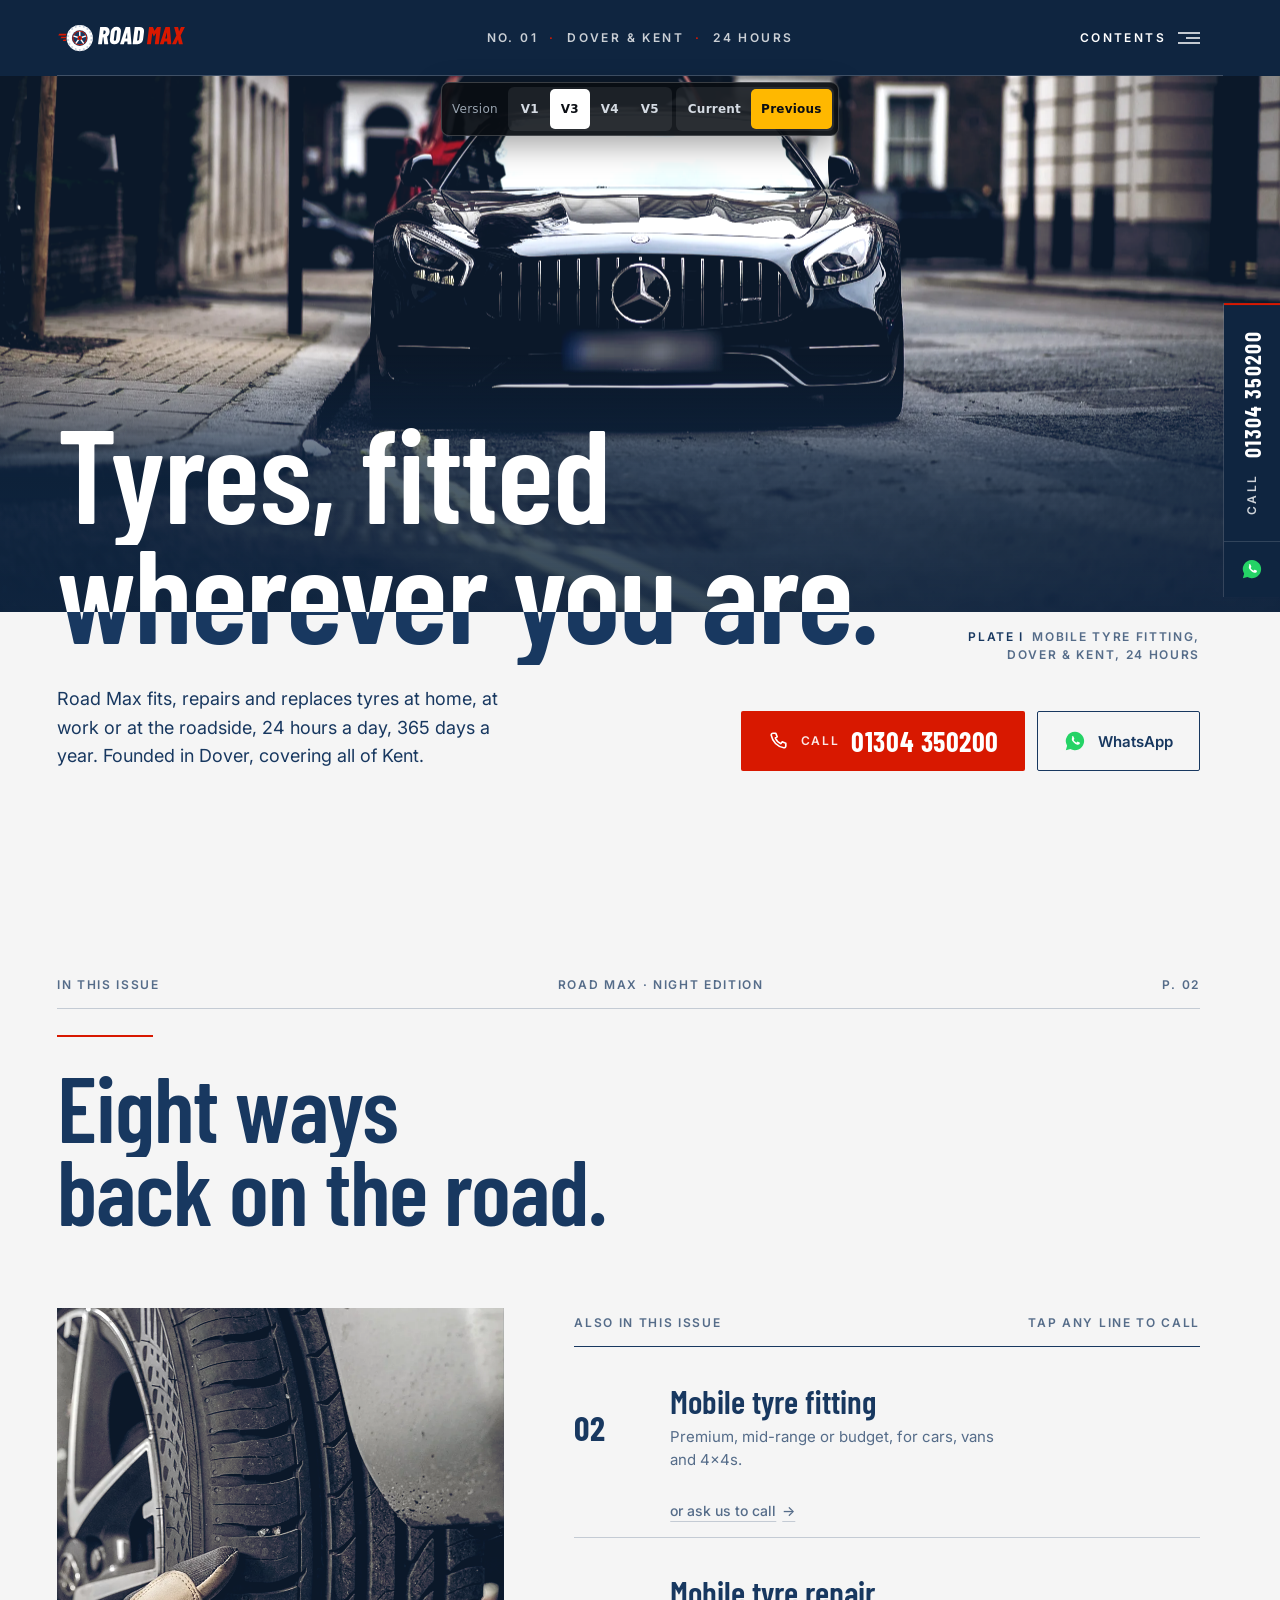
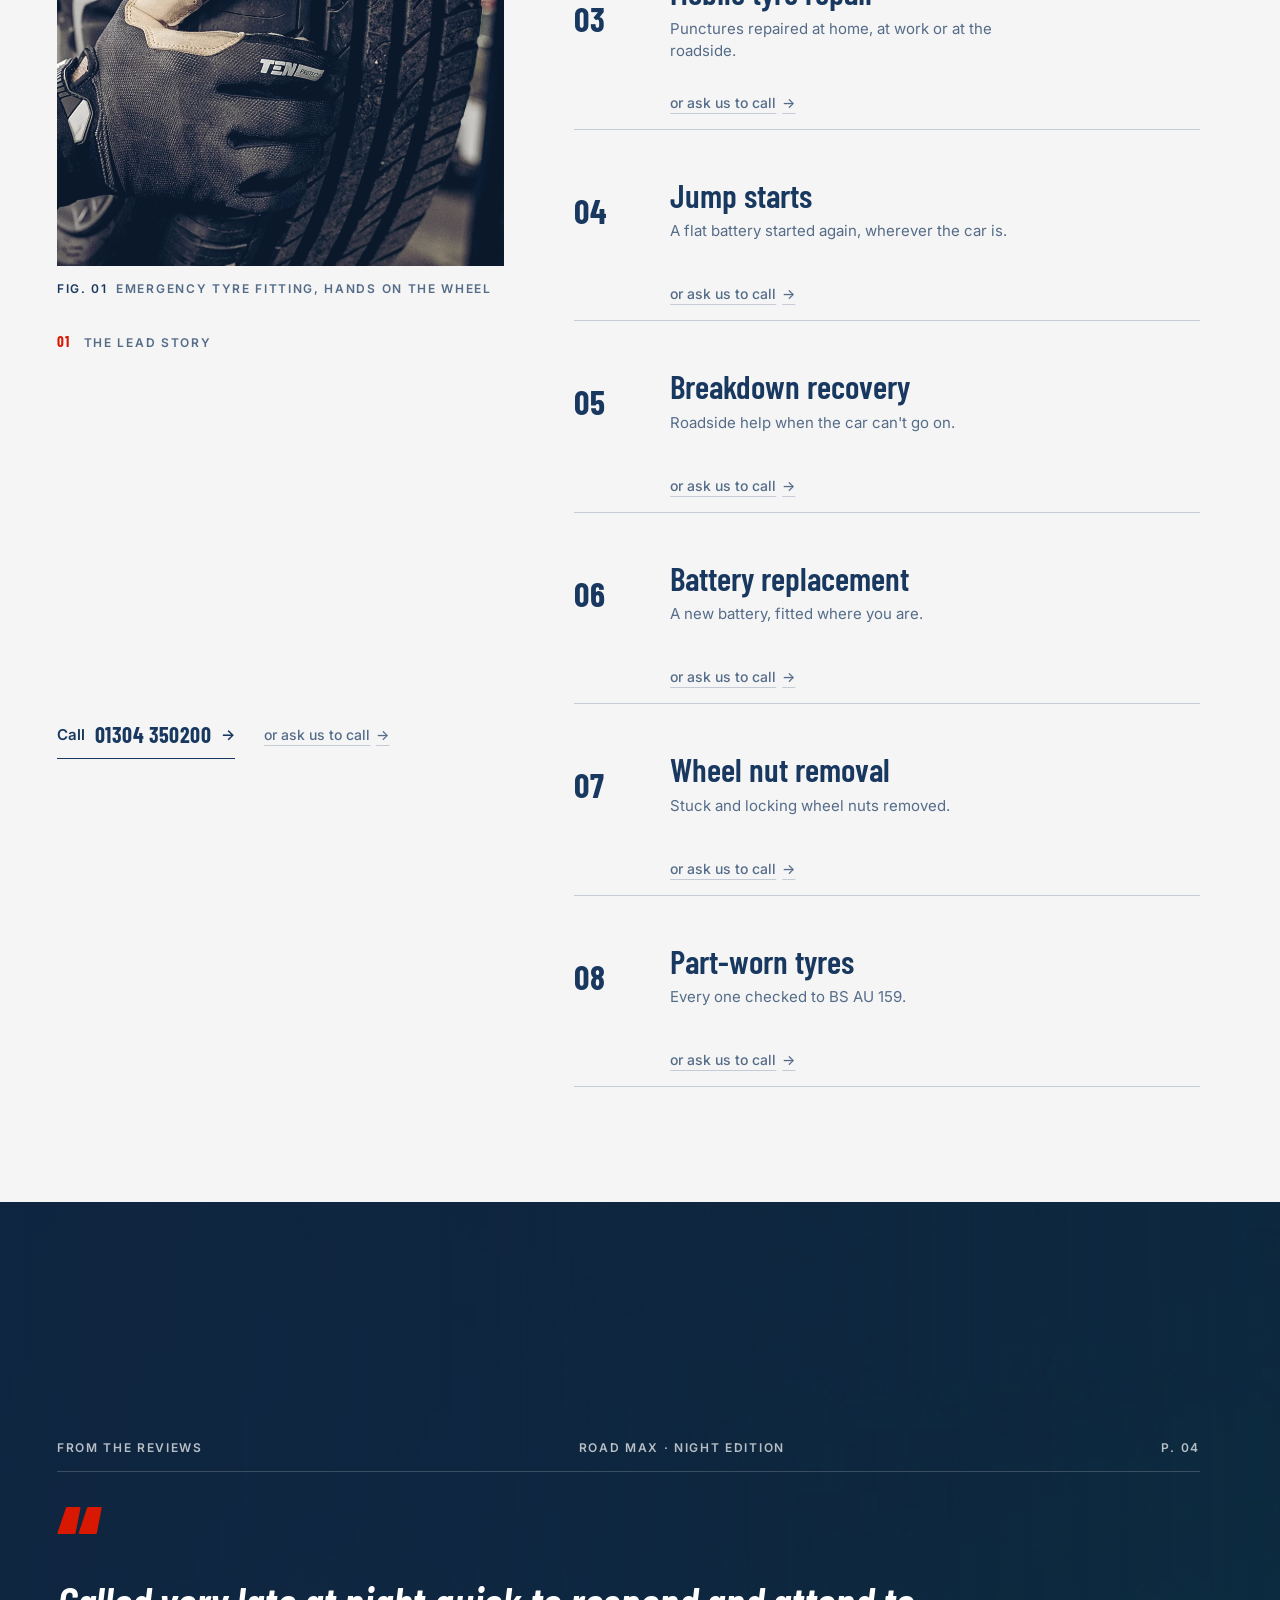
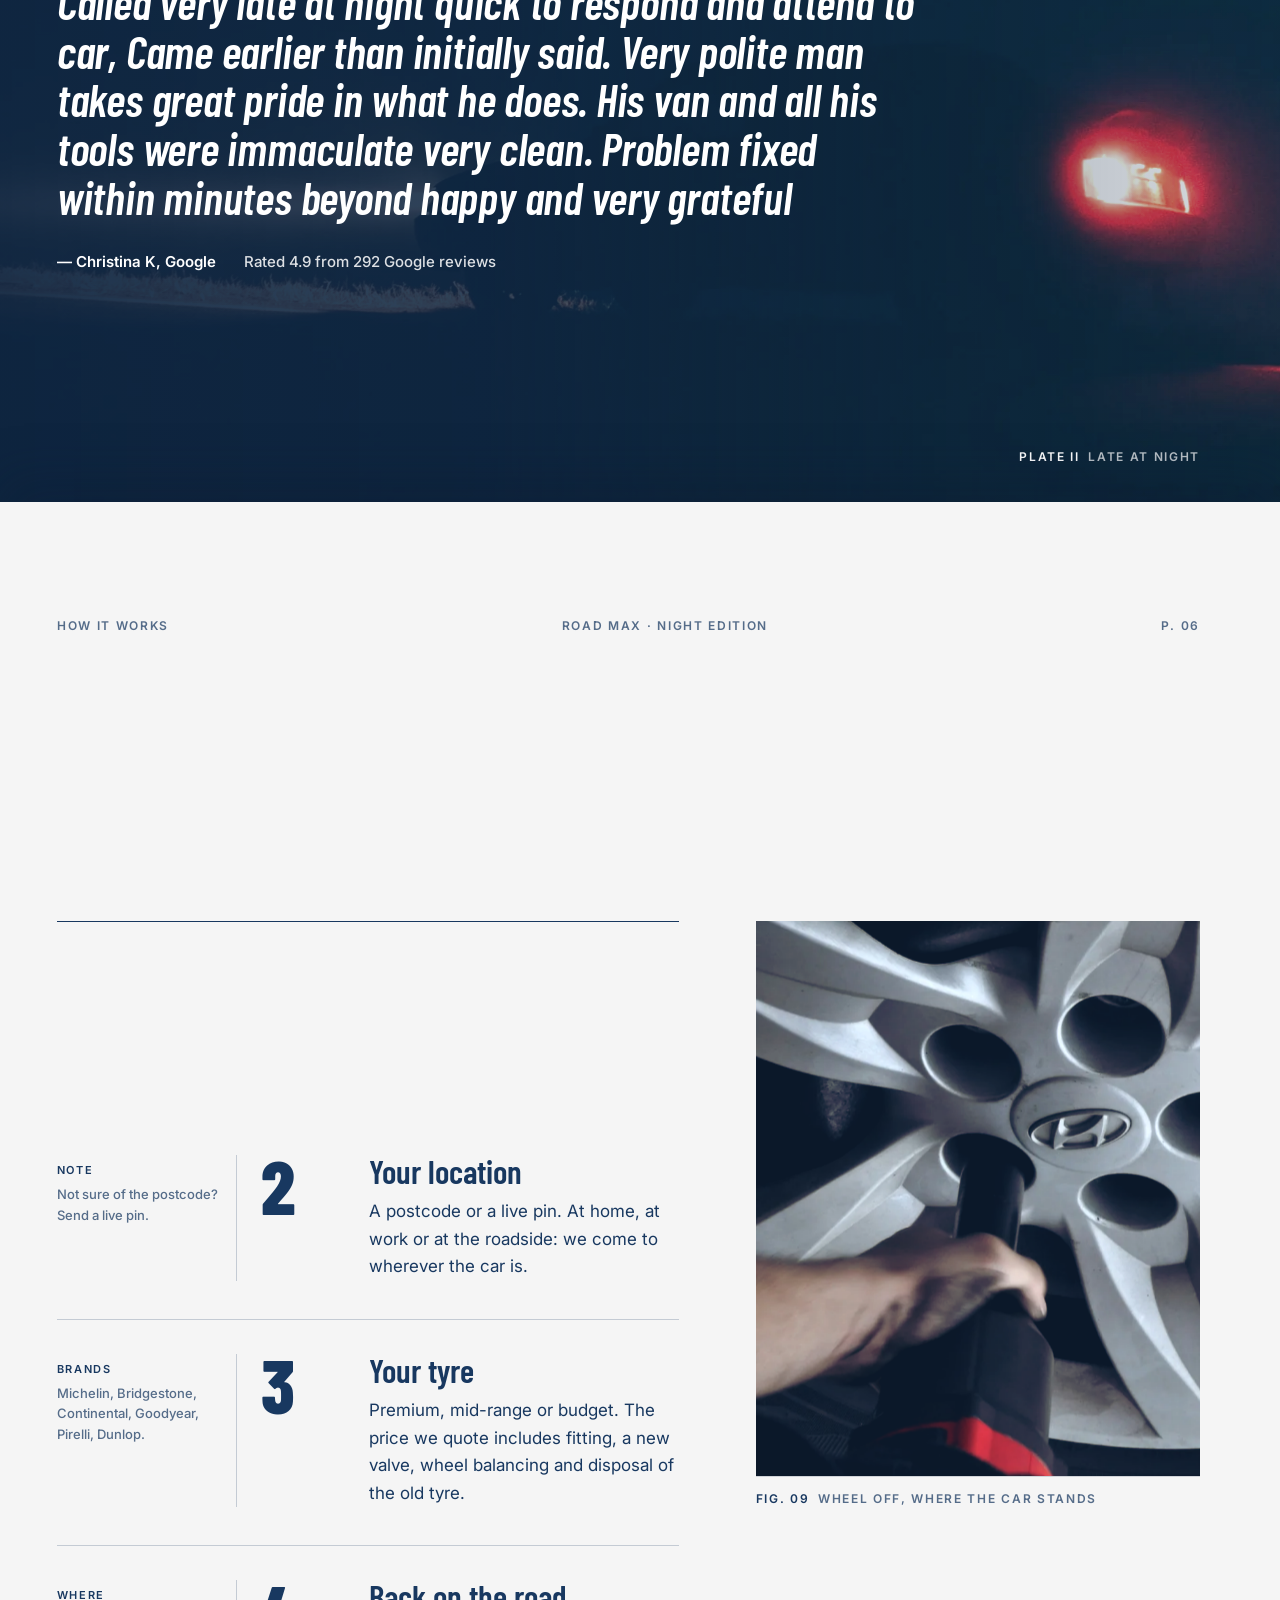
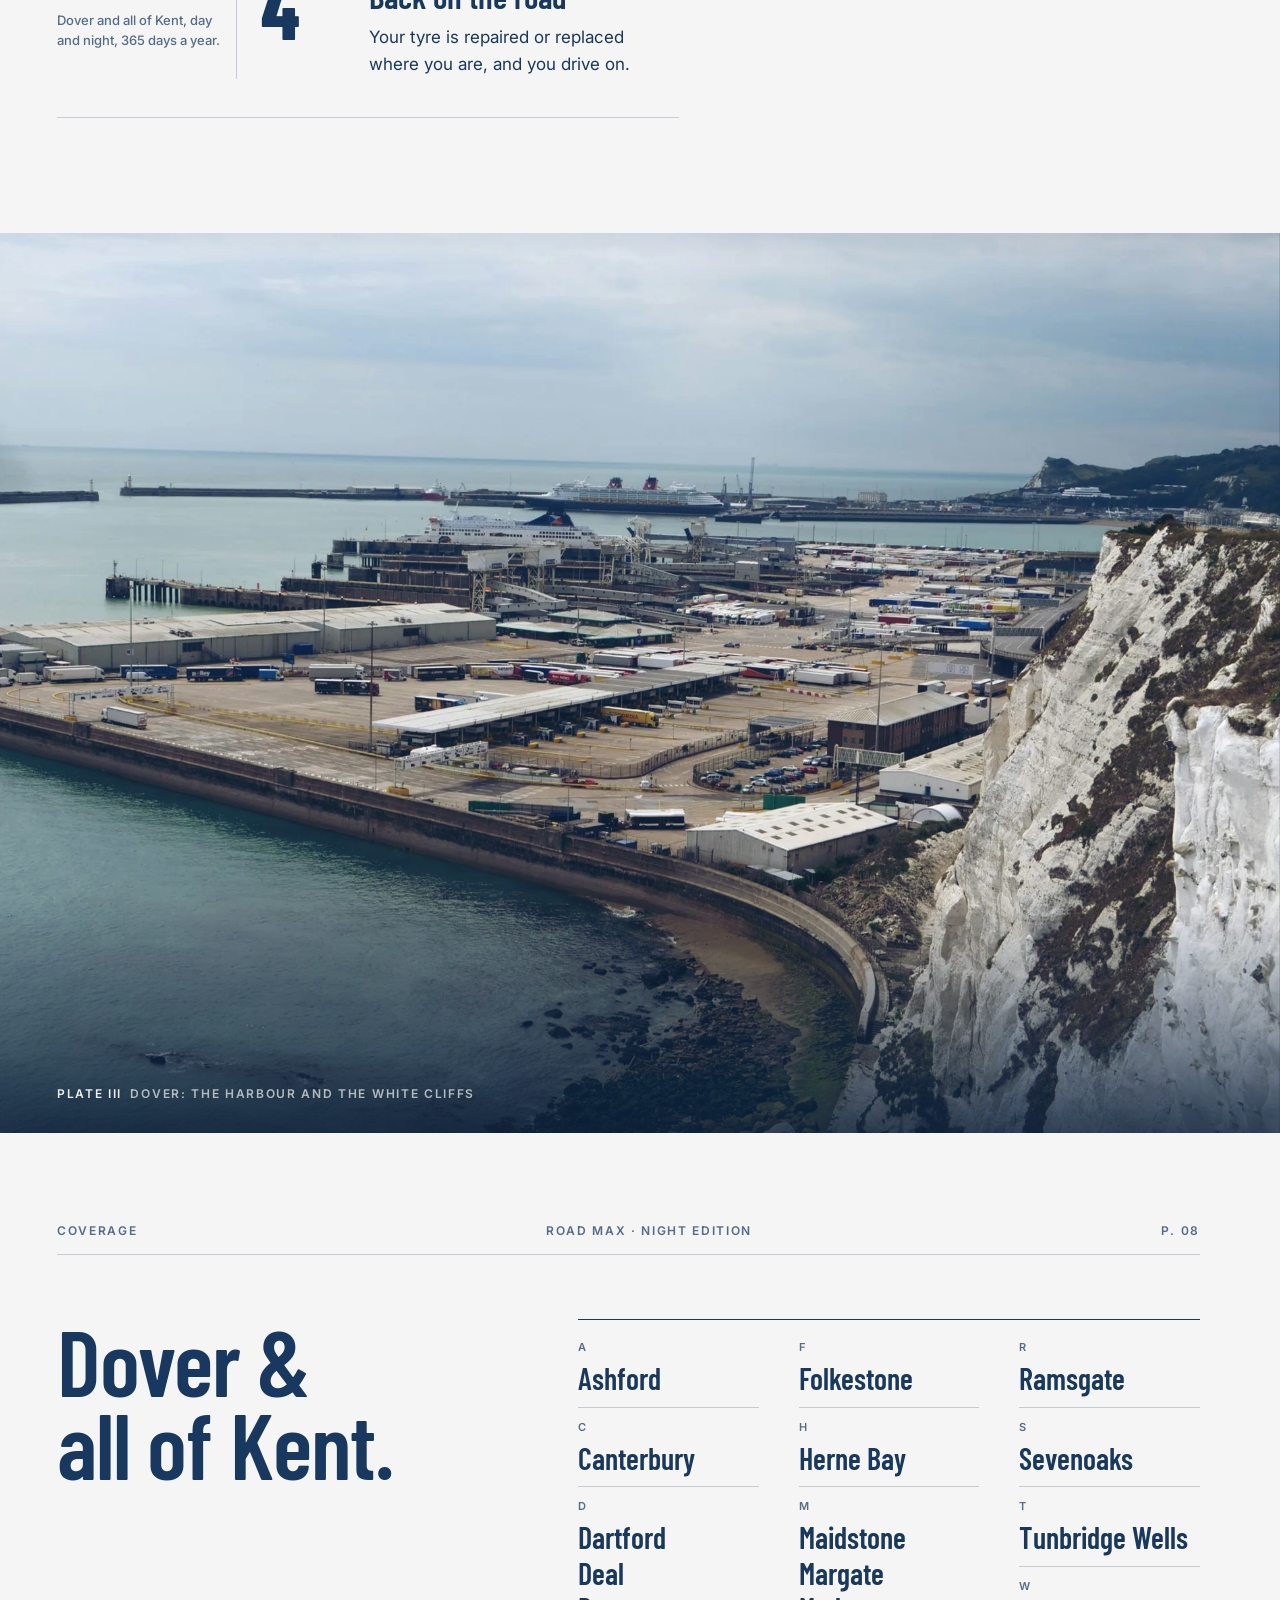
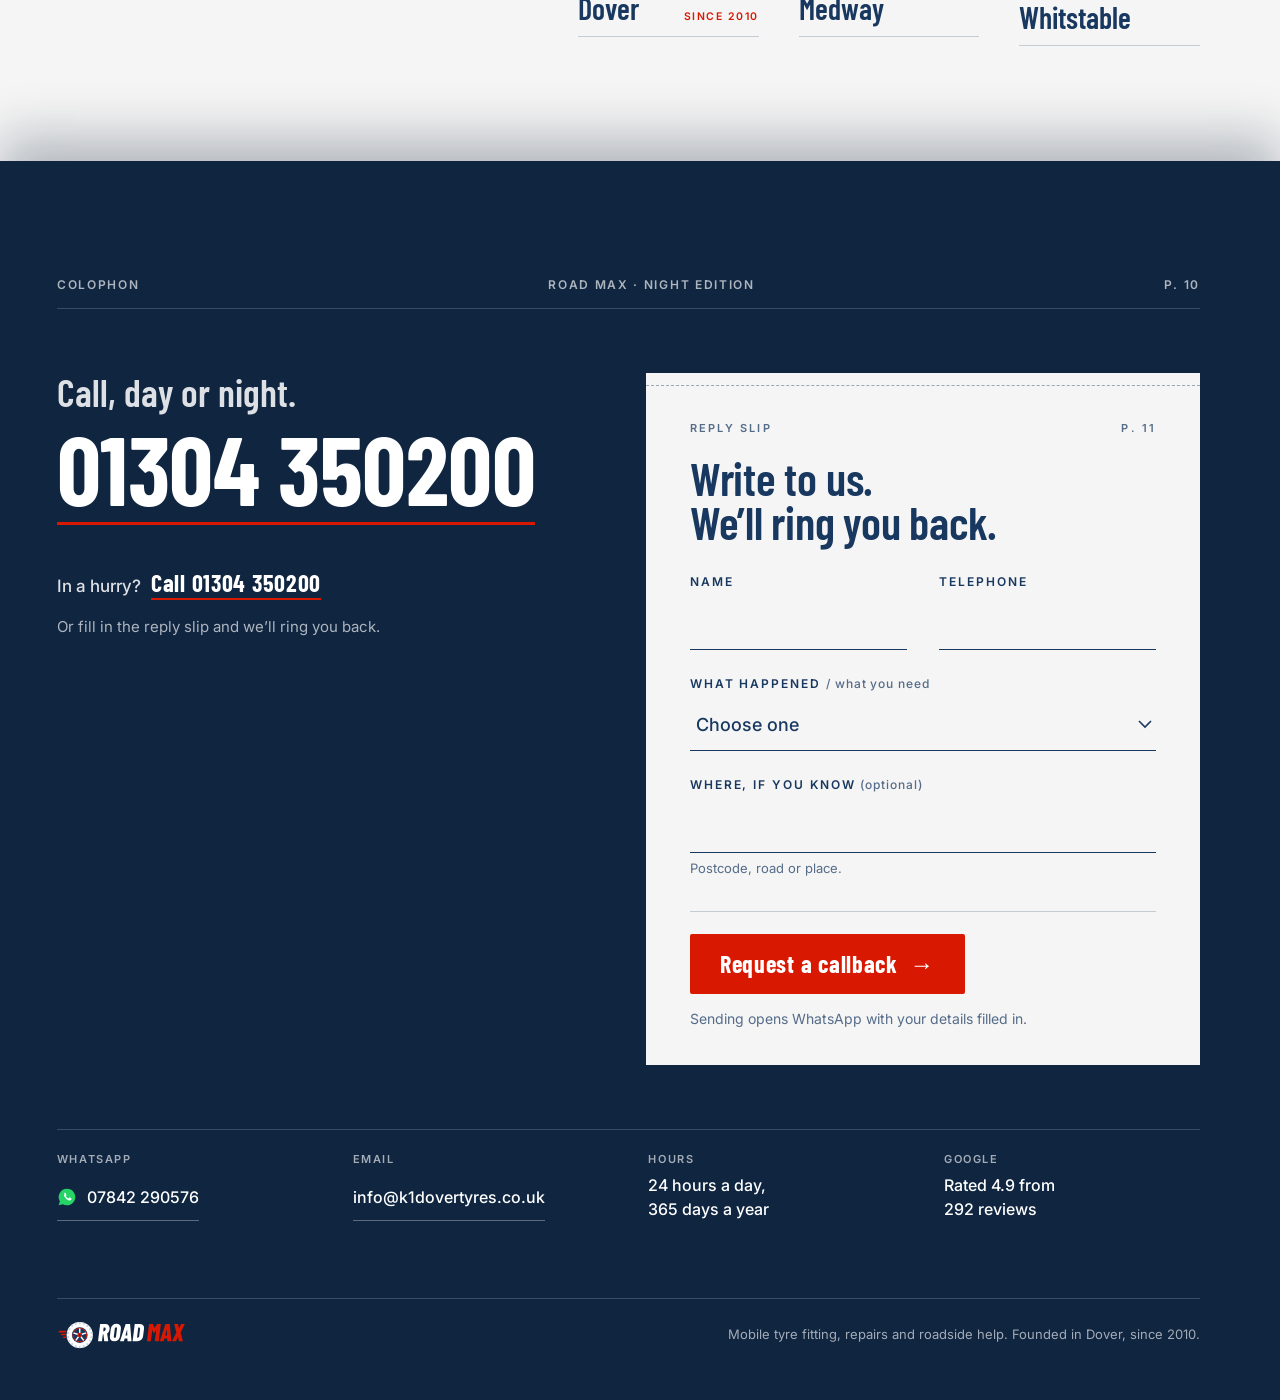
<file: versions/v3-prototype-previous.html>
<!doctype html>
<html lang="en-GB">
<head>
<meta charset="utf-8">
<meta name="viewport" content="width=device-width, initial-scale=1, viewport-fit=cover">
<title>Road Max · Night Edition (V3 prototype) (previous)</title>
<meta name="description" content="Road Max: 24/7 mobile tyre fitting, repairs and roadside help in Dover and Kent.">
<link rel="icon" href="files/assets/images/roadmax/roadmax-favicon.svg" type="image/svg+xml">
<link rel="preconnect" href="https://fonts.googleapis.com">
<link rel="preconnect" href="https://fonts.gstatic.com" crossorigin>
<link href="https://fonts.googleapis.com/css2?family=Barlow+Condensed:ital,wght@0,600;0,700;0,800;1,600&family=Inter:wght@400;500;600&display=swap" rel="stylesheet">
<script>document.documentElement.classList.add('js');</script>
<style>
:root{
  --red:#D81800; --navy:#183860; --deep:#0F2540; --deeper:#0B1C31; --paper:#F5F5F5; --white:#FFFFFF;
  --ink-soft:rgba(24,56,96,.72); --rule:rgba(24,56,96,.22); --rule-light:rgba(255,255,255,.18);
  --g:clamp(20px,4.45vw,64px); --max:1440px; --mast:76px;
  --ease:cubic-bezier(.16,1,.3,1);
  --fsh:clamp(64px,10.4vw,156px);
  --rise:105%;
  --barlow:'Barlow Condensed','Arial Narrow',sans-serif;
  --inter:'Inter',system-ui,-apple-system,'Segoe UI',sans-serif;
}
*,*::before,*::after{box-sizing:border-box}
html{-webkit-text-size-adjust:100%;scroll-behavior:smooth}
body{margin:0;background:var(--paper);color:var(--navy);font:400 17px/1.6 var(--inter);overflow-x:hidden;-webkit-font-smoothing:antialiased}
img{display:block;max-width:100%}
a{color:inherit}
h1,h2,h3,p,figure,blockquote,ol,ul{margin:0;padding:0}
ol,ul{list-style:none}
.wrap{max-width:var(--max);margin:0 auto;padding:0 var(--g)}
.vh{position:absolute!important;width:1px;height:1px;overflow:hidden;clip:rect(0 0 0 0);white-space:nowrap}
:focus-visible{outline:2px solid var(--red);outline-offset:3px}
[tabindex="-1"]:focus{outline:none}
section[id]{scroll-margin-top:56px}

/* ---------- small caps captions / folios ---------- */
.cap,.folio,.kicker{font:600 12px/1.5 var(--inter);letter-spacing:.14em;text-transform:uppercase}
.cap{color:var(--ink-soft);margin-top:14px}
.cap b{color:var(--navy);font-weight:600;margin-right:.7em}
.folio{display:flex;justify-content:space-between;gap:16px;color:var(--ink-soft);padding-bottom:14px}
.folio span:nth-child(2){flex:1;text-align:center}
.light,.light b{color:rgba(255,255,255,.72)}
.light b{color:#fff}

/* ---------- picture frames ---------- */
.pic{position:relative;overflow:hidden;background:var(--deep)}
.pic img{position:absolute;left:0;top:0;width:100%;height:100%;object-fit:cover}
.px .pic[data-px] img{top:-5%;height:110%;will-change:transform}
/* grade: lift the blacks to navy (lighten), keep the subject crisp; never crush shadows */
.grade img{filter:contrast(1.1) saturate(.85) brightness(1.04)}
.grade::after{content:"";position:absolute;inset:0;background:#183860;opacity:.42;mix-blend-mode:lighten;pointer-events:none}

/* ---------- masthead ---------- */
/* masthead: one thin line. logo · issue line · Contents. No row of nav links. */
.mast{position:fixed;top:0;left:0;right:0;z-index:50;height:var(--mast);color:#fff;transition:height .6s var(--ease),background-color .6s var(--ease)}
.mast::after{content:"";position:absolute;left:var(--g);right:var(--g);bottom:0;height:1px;background:rgba(255,255,255,.2);transition:left .6s var(--ease),right .6s var(--ease)}
.mast.scrolled{height:52px;background:var(--deep)}
.mast.scrolled::after{left:0;right:0;background:rgba(255,255,255,.1)}
.mast-in{position:relative;height:100%;display:flex;align-items:center;justify-content:space-between;gap:24px}
.mast-logo{display:flex;align-items:center;min-height:48px}
.logo{height:28px;width:auto;transition:height .6s var(--ease)}
.scrolled .logo{height:22px}
.issue-line{position:absolute;left:50%;top:50%;transform:translate(-50%,-50%);white-space:nowrap;font:600 12px/1 var(--inter);letter-spacing:.2em;text-transform:uppercase;color:rgba(255,255,255,.78)}
.issue-line i{font-style:normal;color:var(--red);margin:0 .5em}
.contents-btn{display:inline-flex;align-items:center;gap:12px;min-height:48px;padding:0;background:none;border:0;color:#fff;cursor:pointer;font:600 12px/1 var(--inter);letter-spacing:.2em;text-transform:uppercase}
.contents-btn svg{width:22px;height:12px;transition:transform .5s var(--ease)}
.contents-btn:hover svg{transform:scaleX(.8)}
.contents-btn:hover span{text-decoration:underline;text-underline-offset:6px;text-decoration-color:var(--red)}

/* contents page overlay (paper) */
.cpage{position:fixed;inset:0;z-index:80;background:var(--paper);color:var(--navy);overflow-y:auto;overscroll-behavior:contain;clip-path:inset(0 0 0 0)}
.cpage[hidden]{display:none}
.cpage.opening{animation:cpopen 750ms var(--ease) both}
.cpage.closing{animation:cpclose 420ms cubic-bezier(.7,0,.84,0) both}
@keyframes cpopen{from{clip-path:inset(0 0 100% 0)}to{clip-path:inset(0 0 0 0)}}
@keyframes cpclose{from{clip-path:inset(0 0 0 0)}to{clip-path:inset(0 0 100% 0)}}
.cpage-bar{background:var(--deep);color:#fff;height:56px}
.cpage-bar-in{position:relative;height:100%;display:flex;align-items:center;justify-content:space-between}
.cpage-bar .logo{height:22px}
.cpage-body{padding-top:clamp(32px,6vh,72px);padding-bottom:64px}
.cpage-h{font:600 12px/1 var(--inter);letter-spacing:.2em;text-transform:uppercase;color:var(--ink-soft);padding-bottom:16px;border-bottom:1px solid var(--navy)}
.cpage-list li{border-bottom:1px solid var(--rule);overflow:hidden}
.cpage-list a{display:grid;grid-template-columns:minmax(0,1fr) auto auto;align-items:baseline;gap:12px 40px;padding:clamp(12px,1.8vh,20px) 0;text-decoration:none;color:var(--navy)}
.cpage-list .cn{font:600 clamp(38px,min(5.6vw,8.4vh),84px)/.95 var(--barlow);letter-spacing:-.01em;transition:transform .5s var(--ease)}
.cpage-list .cd{font:400 15px/1.4 var(--inter);color:var(--ink-soft)}
.cpage-list .cp{font:700 clamp(22px,2.2vw,32px)/1 var(--barlow);letter-spacing:.04em;min-width:3.2em;text-align:right;transition:color .3s}
.cpage-list a:hover .cn,.cpage-list a:focus-visible .cn{transform:translateX(10px)}
.cpage-list a:hover .cp,.cpage-list a:focus-visible .cp{color:var(--red)}
.cpage.opening .cpage-list li>a{animation:cprise 900ms var(--ease) both}
.cpage.opening .cpage-list li:nth-child(1)>a{animation-delay:120ms}
.cpage.opening .cpage-list li:nth-child(2)>a{animation-delay:170ms}
.cpage.opening .cpage-list li:nth-child(3)>a{animation-delay:220ms}
.cpage.opening .cpage-list li:nth-child(4)>a{animation-delay:270ms}
.cpage.opening .cpage-list li:nth-child(5)>a{animation-delay:320ms}
.cpage.opening .cpage-list li:nth-child(6)>a{animation-delay:370ms}
@keyframes cprise{from{transform:translateY(60%);opacity:0}to{transform:none;opacity:1}}
.cpage-cta{display:flex;gap:12px;flex-wrap:wrap;margin-top:40px}
html.locked,html.locked body{overflow:hidden}

/* desktop: vertical edge tab on the right edge */
.edge{position:fixed;right:0;top:50%;z-index:45;transform:translateY(-50%);display:flex;flex-direction:column;width:56px;background:var(--deep);box-shadow:-1px 0 0 rgba(255,255,255,.14),0 0 0 1px rgba(15,37,64,.2)}
.edge a{display:flex;align-items:center;justify-content:center;text-decoration:none;color:#fff}
.edge-call{padding:26px 0;border-top:2px solid var(--red);transition:background-color .3s}
.edge-call span{writing-mode:vertical-rl;transform:rotate(180deg);font:600 12px/1 var(--inter);letter-spacing:.2em;text-transform:uppercase;white-space:nowrap;color:rgba(255,255,255,.8)}
.edge-call b{font:700 22px/1 var(--barlow);letter-spacing:.06em;color:#fff;margin-inline-start:10px}
.edge-wa{height:56px;border-top:1px solid rgba(255,255,255,.14);transition:background-color .3s}
.edge-wa svg{width:22px;height:22px}
.edge a:hover{background:var(--navy)}
@media (min-width:761px){ .wrap{padding-right:max(var(--g),80px)} }

/* sticky plates: full-viewport photographs that the next page slides over (desktop) */
@media (min-width:761px) and (prefers-reduced-motion:no-preference){
  .stack>.plate-sticky{position:sticky;top:0;height:100vh;z-index:0}
  .stack>.over{position:relative;z-index:1;box-shadow:0 -24px 48px rgba(11,28,49,.28)}
}

/* ---------- hero ---------- */
.hero{position:relative}
.mat{position:relative;z-index:2;background:var(--deep);padding-top:var(--mast)}
.frame{position:relative;height:min(41.84vw,calc(100vh - 340px));min-height:380px;overflow:hidden;background:var(--deep)}
.frame .pic{position:absolute;inset:0;animation:letterbox 900ms var(--ease) 140ms both}
.frame .pic img{object-position:50% var(--hy,68%)}
.frame .pic::before{content:"";position:absolute;inset:0;z-index:2;background:linear-gradient(to bottom,rgba(15,37,64,0) 52%,rgba(15,37,64,.72) 72%,rgba(15,37,64,.86) 100%)}
.frame-line{position:absolute;left:0;right:0;top:50%;height:1px;background:rgba(255,255,255,.55);transform-origin:left;animation:drawline 1000ms var(--ease) both;pointer-events:none;z-index:3}
@keyframes letterbox{from{clip-path:inset(49.6% 0 49.6% 0)}to{clip-path:inset(0 0 0 0)}}
@keyframes drawline{0%{transform:scaleX(0);opacity:1}28%{transform:scaleX(1);opacity:1}70%{opacity:0}100%{transform:scaleX(1);opacity:0}}

.hl{font:600 var(--fsh)/.9 var(--barlow);letter-spacing:-.012em;color:var(--navy)}
.ln{display:block;overflow:hidden;padding-bottom:.1em;margin-bottom:-.1em}
.ln>span{display:block}
.hero .hl .ln>span{animation:rise 950ms var(--ease) both}
.hero .hl .ln:nth-child(2)>span{animation-delay:80ms}
@keyframes rise{from{transform:translateY(var(--rise))}to{transform:none}}
.hl-ghost{position:absolute;left:0;right:0;top:calc(100% - var(--fsh)*1.5);z-index:2;pointer-events:none}
.hl-ghost .hl{color:#fff}
.hero-paper{position:relative;z-index:1;display:flow-root;padding-bottom:clamp(56px,7vw,112px)}
.hero-paper .hl{margin-top:calc(var(--fsh) * -1.5)}
.hero-row{display:grid;grid-template-columns:minmax(0,5fr) minmax(0,7fr);gap:clamp(24px,4vw,64px);align-items:end;margin-top:clamp(24px,2.6vw,40px)}
.standfirst{font:400 18px/1.6 var(--inter);max-width:34em;color:var(--navy)}
.actions{display:flex;gap:12px;justify-content:flex-end;flex-wrap:wrap}
.btn-call,.btn-wa{display:inline-flex;align-items:center;justify-content:center;gap:12px;min-height:60px;padding:0 26px;border-radius:2px;text-decoration:none;transition:background-color .3s,color .3s,border-color .3s}
.btn-call{background:var(--red);color:#fff}
.btn-call:hover{background:#B81400}
.btn-call svg{width:22px;height:22px;flex:none}
.btn-call .l{font:600 12px/1 var(--inter);letter-spacing:.14em;text-transform:uppercase;opacity:.9}
.btn-call .n{font:700 28px/1 var(--barlow);letter-spacing:.02em;white-space:nowrap}
.btn-wa{border:1.5px solid var(--navy);color:var(--navy);font:600 15px/1 var(--inter)}
.btn-wa:hover{background:var(--navy);color:#fff}
.btn-wa svg{width:22px;height:22px;flex:none}
.plate-cap{position:absolute;top:2px;right:max(var(--g),80px);text-align:right;max-width:260px;animation:capin 600ms ease-out 260ms both}
@keyframes capin{from{opacity:0}to{opacity:1}}

/* ---------- section heads ---------- */
.paper{background:var(--paper)}
.night{background:var(--deep);color:#fff}
.sec-head{padding-top:clamp(72px,9vw,140px)}
.rule{display:block;height:1px;background:var(--rule)}
.rule.red{background:var(--red);height:2px;width:96px;margin-top:26px}
.sec-title{font:600 clamp(48px,7.2vw,112px)/.9 var(--barlow);letter-spacing:-.01em;margin-top:28px}
.sec-dek{font:400 18px/1.6 var(--inter);max-width:32em;margin-top:22px;color:var(--navy)}

/* ---------- 1 · in this issue ---------- */
.issue{padding-bottom:clamp(80px,9vw,140px)}
.issue-grid{display:grid;grid-template-columns:minmax(0,5fr) minmax(0,7fr);gap:clamp(32px,5.5vw,96px);margin-top:clamp(48px,6vw,88px);align-items:start}
.lead .pic{aspect-ratio:4/5}
.lead .pic img{object-position:96% 50%}
.lead-text{margin-top:36px;max-width:34em}
.kicker{display:flex;align-items:baseline;gap:14px;color:var(--ink-soft)}
.kicker .pg{font:700 15px/1 var(--barlow);letter-spacing:.06em;color:var(--red)}
.lead-h{font:600 clamp(44px,4.6vw,68px)/.92 var(--barlow);margin-top:14px}
.dropcap{margin-top:22px;font-size:17px;line-height:1.65}
.dropcap::first-letter{float:left;font:700 5.1em/.8 var(--barlow);margin:.06em .1em 0 -.02em;color:var(--navy)}
.lead-call{display:inline-flex;align-items:center;gap:10px;min-height:48px;margin-top:18px;font:600 15px/1 var(--inter);text-decoration:none;border-bottom:1.5px solid var(--navy)}
.lead-call .n{font:700 22px/1 var(--barlow);letter-spacing:.02em}
.lead-call .ar{transition:transform .4s var(--ease)}
.lead-call:hover .ar{transform:translateX(6px)}

.contents{padding-top:6px}
.contents-h{display:flex;justify-content:space-between;align-items:baseline;gap:16px;font:600 12px/1.5 var(--inter);letter-spacing:.14em;text-transform:uppercase;color:var(--ink-soft);padding-bottom:14px;border-bottom:1px solid var(--navy)}
.toc li{border-bottom:1px solid var(--rule)}
.toc-a{display:grid;grid-template-columns:76px minmax(0,1fr) 168px;align-items:center;gap:20px;min-height:118px;padding:16px 0;text-decoration:none;color:var(--navy);position:relative}
.toc .pg{font:700 34px/1 var(--barlow);letter-spacing:.02em;color:var(--navy);transition:color .3s}
.toc-h{display:block;font:600 clamp(28px,2.6vw,40px)/1 var(--barlow);transition:transform .5s var(--ease)}
.toc-d{display:block;margin-top:8px;font:400 15px/1.5 var(--inter);color:var(--ink-soft)}
.toc-fig{display:flex;flex-direction:column;align-items:flex-end}
.toc-img{position:relative;display:block;width:168px;aspect-ratio:3/2;overflow:hidden;background:var(--deep)}
.toc-img img{position:absolute;inset:0;width:100%;height:100%;object-fit:cover}
.toc-fig figcaption{font:600 10.5px/1 var(--inter);letter-spacing:.14em;text-transform:uppercase;color:var(--ink-soft);margin-top:8px}
@media (hover:hover) and (min-width:761px){
  .toc-img{clip-path:inset(0 0 0 100%);transition:clip-path .65s var(--ease)}
  .toc-img img{transform:scale(1.08);transition:transform .9s var(--ease)}
  .toc-fig figcaption{opacity:0;transition:opacity .4s ease .12s}
  .toc-a:hover .toc-img,.toc-a:focus-visible .toc-img{clip-path:inset(0)}
  .toc-a:hover .toc-img img,.toc-a:focus-visible .toc-img img{transform:none}
  .toc-a:hover figcaption,.toc-a:focus-visible figcaption{opacity:1}
  .toc-a:hover .pg,.toc-a:focus-visible .pg{color:var(--red)}
  .toc-a:hover .toc-h,.toc-a:focus-visible .toc-h{transform:translateX(8px)}
}

/* ---------- 2 · night plate / pull quote ---------- */
.plate2{position:relative;height:100vh;min-height:640px;display:flex;align-items:center;overflow:hidden}
.plate2 .p2-fig{position:absolute;inset:0}
.plate2 .pic{position:absolute;inset:0}
.plate2 .pic img{object-position:70% 60%;filter:contrast(1.2) brightness(1.35) saturate(.85)}
@media (max-width:760px){.plate2 .pic img{object-position:50% 42%}}
.plate2 .pic::before{content:"";position:absolute;inset:0;z-index:1;background:linear-gradient(90deg,rgba(15,37,64,.94) 0%,rgba(15,37,64,.86) 38%,rgba(15,37,64,.35) 72%,rgba(15,37,64,.15) 100%)}
.p2-body{position:relative;z-index:2;width:100%;padding-top:72px;padding-bottom:64px}
.p2-body .folio{max-width:none;color:rgba(255,255,255,.7);border-bottom:1px solid var(--rule-light)}
.pq-wrap{max-width:860px;margin-top:clamp(28px,4vh,56px);position:relative}
.pq-mark{font:800 clamp(88px,min(9vw,13vh),150px)/.6 var(--barlow);color:var(--red);display:block;height:.42em}
.pq{font:italic 600 clamp(28px,min(3.6vw,5.1vh),56px)/1.06 var(--barlow);letter-spacing:-.005em;color:#fff;margin-top:22px}
.pq-by{display:flex;flex-wrap:wrap;gap:8px 28px;align-items:baseline;margin-top:30px;font:500 15px/1.5 var(--inter);color:rgba(255,255,255,.86)}
.pq-by cite{font-style:normal;font-weight:600;color:#fff}
.p2-cap{position:absolute;z-index:2;right:max(var(--g),80px);bottom:36px;margin:0;text-align:right}

/* ---------- 3 · how it works ---------- */
.how{padding-bottom:clamp(80px,9vw,150px)}
.how-grid{display:grid;grid-template-columns:minmax(0,7fr) minmax(0,5fr);gap:clamp(32px,6vw,110px);margin-top:clamp(48px,6vw,88px);align-items:start}
.steps{counter-reset:s;border-top:1px solid var(--navy)}
.step{display:grid;grid-template-columns:180px 84px minmax(0,1fr);gap:0 24px;padding:34px 0 38px;border-bottom:1px solid var(--rule)}
.margin{font:500 13px/1.55 var(--inter);color:var(--ink-soft);padding-top:8px;padding-right:12px;border-right:1px solid var(--rule)}
.margin b{display:block;font:600 11px/1.4 var(--inter);letter-spacing:.14em;text-transform:uppercase;color:var(--navy);margin-bottom:6px}
.st-n{font:800 76px/.8 var(--barlow);color:var(--navy);letter-spacing:-.02em}
.step h3{font:600 clamp(30px,2.6vw,40px)/1 var(--barlow)}
.step p{margin-top:10px;font-size:17px;line-height:1.62;max-width:30em}
.inset{position:sticky;top:96px}
.inset .pic{aspect-ratio:4/5}
.inset .pic img{object-position:55% 50%}

/* ---------- 4 · kent ---------- */
.kent-plate{position:relative;height:100vh;min-height:560px}
.kent-plate .pic{position:absolute;inset:0}
.kent-plate .pic img{object-position:50% 60%}
.kent-plate .pic::before{content:"";position:absolute;inset:0;z-index:1;background:linear-gradient(to top,rgba(15,37,64,.78) 0,rgba(15,37,64,0) 26%)}
.kent-plate .cap{position:absolute;left:0;right:0;bottom:30px;z-index:2;margin:0}
.kent-plate .cap .wrap{display:block}
.kent-body{padding-bottom:clamp(80px,9vw,140px)}
.kent-grid{display:grid;grid-template-columns:minmax(0,5fr) minmax(0,7fr);gap:clamp(32px,6vw,110px);margin-top:clamp(40px,5vw,72px);align-items:start}
.index{columns:3;column-gap:40px;border-top:1px solid var(--navy);padding-top:8px}
.ix{break-inside:avoid;padding:14px 0 10px;border-bottom:1px solid var(--rule)}
.ix b{display:block;font:600 11px/1 var(--inter);letter-spacing:.16em;color:var(--ink-soft);margin-bottom:8px}
.ix span{display:block;font:600 30px/1.18 var(--barlow);color:var(--navy)}
.ix .home{display:flex;align-items:baseline;justify-content:space-between;gap:8px}
.ix .home i{font:600 10.5px/1 var(--inter);font-style:normal;letter-spacing:.14em;text-transform:uppercase;color:var(--red)}

.colophon{padding:clamp(72px,9vw,140px) 0 clamp(40px,4vw,56px)}
.colophon .folio{color:rgba(255,255,255,.66);border-bottom:1px solid var(--rule-light)}
.col-k{font:600 clamp(30px,3vw,44px)/1 var(--barlow);margin-top:clamp(36px,5vw,64px);color:rgba(255,255,255,.86)}
.col-num{display:inline-block;font:700 clamp(48px,14.2vw,220px)/.86 var(--barlow);letter-spacing:-.005em;color:#fff;text-decoration:none;margin-top:14px;white-space:nowrap}
.col-num .ln{padding-bottom:.08em}
.col-num:hover{color:#fff}
.col-num .u{display:block;height:3px;background:var(--red);margin-top:14px;transform-origin:left}
.col-grid{display:grid;grid-template-columns:repeat(4,minmax(0,1fr));gap:24px 40px;margin-top:clamp(40px,5vw,72px);padding-top:22px;border-top:1px solid var(--rule-light)}
.col-grid dt{font:600 11px/1.4 var(--inter);letter-spacing:.14em;text-transform:uppercase;color:rgba(255,255,255,.62)}
.col-grid dd{margin:6px 0 0;font:500 16px/1.5 var(--inter);color:#fff}
.col-grid a{display:inline-flex;align-items:center;gap:10px;min-height:48px;text-decoration:none;border-bottom:1px solid rgba(255,255,255,.32)}
.col-grid a:hover{border-color:#fff}
.col-grid svg{width:20px;height:20px;flex:none}
.col-foot{display:flex;justify-content:space-between;align-items:center;gap:24px;margin-top:clamp(56px,6vw,96px);padding-top:22px;border-top:1px solid var(--rule-light);font:400 13px/1.5 var(--inter);color:rgba(255,255,255,.62)}
.col-foot .logo{height:28px}


/* ---------- reply slip (callback form) ---------- */
.toc li{position:relative}
.toc-a{padding-bottom:44px}
.toc-cb{position:absolute;left:96px;bottom:4px;display:inline-flex;align-items:center;gap:6px;min-height:44px;padding:0 4px 0 0;font:500 14px/1 var(--inter);color:var(--ink-soft);text-decoration:underline;text-decoration-color:var(--rule);text-underline-offset:5px}
.toc-cb:hover{color:var(--navy);text-decoration-color:var(--red)}
.lead-cb{position:static;margin-left:24px;min-height:48px}
.col-spread{display:grid;grid-template-columns:minmax(0,1fr) minmax(0,1.08fr);gap:clamp(40px,6vw,96px);align-items:start;margin-top:clamp(36px,5vw,64px)}
.col-spread .col-k{margin-top:0}
.col-spread .col-num{font-size:clamp(48px,7.6vw,118px)}
.col-hurry{margin-top:34px;font:500 17px/1.5 var(--inter);color:rgba(255,255,255,.86)}
.col-hurry a{display:inline-flex;align-items:center;min-height:48px;font:700 24px/1 var(--barlow);letter-spacing:.03em;color:#fff;text-decoration:underline;text-decoration-color:var(--red);text-underline-offset:6px;text-decoration-thickness:2px;margin-left:6px}
.col-or{margin-top:8px;font:400 15px/1.6 var(--inter);color:rgba(255,255,255,.66);max-width:24em}
.slip{position:relative;background:var(--paper);color:var(--navy);padding:44px clamp(24px,3.4vw,48px) 36px;scroll-margin-top:72px;outline:none}
.slip::before{content:"";position:absolute;left:0;right:0;top:12px;border-top:1px dashed rgba(24,56,96,.42)}
.slip-k{display:flex;justify-content:space-between;font:600 11px/1 var(--inter);letter-spacing:.2em;text-transform:uppercase;color:var(--ink-soft);padding-top:6px}
.slip-h{font:600 clamp(38px,3.6vw,54px)/.95 var(--barlow);margin-top:22px;letter-spacing:-.005em}
.slip-grid{display:grid;grid-template-columns:repeat(2,minmax(0,1fr));gap:26px 32px;margin-top:30px}
.fld.wide{grid-column:1/-1}
.fld label{display:block;font:600 12px/1.3 var(--inter);letter-spacing:.16em;text-transform:uppercase;color:var(--navy)}
.fld label i{font-style:normal;letter-spacing:.08em;text-transform:none;font-weight:500;color:var(--ink-soft)}
.fld input,.fld select{display:block;width:100%;height:52px;margin-top:8px;padding:0 6px;border:0;border-bottom:1.5px solid var(--navy);border-radius:0;background-color:transparent;color:var(--navy);font:500 18px/1.2 var(--inter);-webkit-appearance:none;appearance:none;transition:border-color .2s,background-color .2s}
.fld select{padding-right:32px;cursor:pointer;background-image:url("data:image/svg+xml,%3Csvg xmlns='http://www.w3.org/2000/svg' width='14' height='9' viewBox='0 0 14 9'%3E%3Cpath d='M1 1l6 6 6-6' fill='none' stroke='%23183860' stroke-width='1.6'/%3E%3C/svg%3E");background-repeat:no-repeat;background-position:right 4px center}
.fld input:focus,.fld select:focus{outline:none;border-bottom:2px solid var(--red);background-color:rgba(24,56,96,.035)}
.fld input:focus-visible,.fld select:focus-visible{outline:2px solid var(--navy);outline-offset:2px}
.fld [aria-invalid=true]{border-bottom:2px solid var(--red)}
.err{margin-top:6px;font:500 14px/1.4 var(--inter);color:var(--red)}
.err:empty{display:none}
.err::before{content:"! ";font-weight:700}
.hint{margin-top:6px;font:400 13px/1.4 var(--inter);color:var(--ink-soft)}
.slip-send{display:flex;align-items:center;flex-wrap:wrap;gap:14px 22px;margin-top:34px;padding-top:22px;border-top:1px solid var(--rule)}
.slip-btn{display:inline-flex;align-items:center;justify-content:center;gap:12px;min-height:60px;padding:0 30px;border:0;border-radius:2px;background:var(--red);color:#fff;font:700 24px/1 var(--barlow);letter-spacing:.03em;cursor:pointer;scroll-margin-bottom:90px;transition:background-color .3s}
.slip-btn:hover{background:#B81400}
.slip-note{flex:1;min-width:200px;font:400 14px/1.5 var(--inter);color:var(--ink-soft)}
.slip-status{margin-top:12px;font:500 14px/1.4 var(--inter);color:var(--navy)}
.slip-status:empty{display:none}

/* ---------- sticky thumb bar (phones) ---------- */
.thumb{display:none}

/* ---------- scroll reveals (only when JS is running) ---------- */
.js [data-r=rise] .ln>span{transform:translateY(var(--rise))}
.js [data-r=rise].in .ln>span{transform:none;transition:transform 1000ms var(--ease)}
.js [data-r=rise].in .ln:nth-child(2)>span{transition-delay:90ms}
.js [data-r=fade]{opacity:0}
.js [data-r=fade].in{opacity:1;transition:opacity 1000ms ease-out 120ms}
.js [data-r=rule]{transform:scaleX(0);transform-origin:left}
.js [data-r=rule].in{transform:none;transition:transform 1100ms var(--ease)}
.js [data-r=plate] .pic{clip-path:inset(50% 0 50% 0)}
.js [data-r=plate].in .pic{clip-path:inset(0);transition:clip-path 1050ms var(--ease)}
.js [data-r=plate] .cap,.js [data-r=plate]+.cap{opacity:0}
.js [data-r=plate].in .cap,.js [data-r=plate].in+.cap{opacity:1;transition:opacity 700ms ease-out 550ms}
.js [data-r=ink]{clip-path:inset(0 0 100% 0)}
.js [data-r=ink].in{clip-path:inset(0 0 -10% 0);transition:clip-path 1300ms var(--ease) 200ms}

/* ---------- tablet ---------- */
@media (max-width:1100px){
  .col-spread{grid-template-columns:1fr}
  .mast-nav{gap:22px}
  .step{grid-template-columns:140px 64px minmax(0,1fr)}
  .st-n{font-size:60px}
  .index{columns:2}
  .col-grid{grid-template-columns:repeat(2,minmax(0,1fr))}
  .hero-row{grid-template-columns:1fr}
  .actions{justify-content:flex-start}
}
@media (max-width:900px){
  .mast-nav{display:none}
  .how-grid{grid-template-columns:1fr}
  .inset{position:relative;top:0;max-width:520px}
}

/* ---------- phones ---------- */
@media (max-width:760px){
  :root{--mast:56px;--fsh:min(60px,calc((100vw - 40px) / 6.12));--rise:42%}
  body{font-size:16px}
  .mast{height:56px;background:var(--deep)}
  .logo,.scrolled .logo{height:22px}
  .mast-call{padding:0 0 0 16px;min-height:48px;align-items:center}
  .mast-call .l{display:none}
  .mast-call .n{font-size:20px}
  .frame{height:min(125vw,calc(100svh - 300px));min-height:300px}
  .frame .pic{animation-duration:600ms;animation-delay:80ms}
  .frame .pic img{object-position:42% 50%}
  .frame-line{animation-duration:700ms}
  .hl-ghost{display:none}
  .frame .pic::before{background:linear-gradient(to bottom,rgba(15,37,64,0) 70%,rgba(15,37,64,.45) 100%)}
  .hero-paper .hl{margin-top:20px;font-size:var(--fsh);line-height:.92;letter-spacing:-.02em}
  .hero .hl .ln>span{animation-name:risem;animation-duration:700ms}
  @keyframes risem{from{transform:translateY(42%);opacity:0}to{transform:none;opacity:1}}
  .hero-paper{display:flex;flex-direction:column;padding-bottom:56px}
  .hero-paper>.wrap{display:flex;flex-direction:column}
  .hero-row{display:contents}
  .actions{order:2;margin-top:18px;display:grid;grid-template-columns:minmax(0,1.62fr) minmax(0,1fr);gap:8px}
  .standfirst{order:3;margin-top:22px;font-size:16.5px}
  .plate-cap{order:4;position:static;text-align:left;max-width:none;margin-top:18px;padding-top:14px;border-top:1px solid var(--rule)}
  .btn-call,.btn-wa{min-height:58px;padding:0 12px;gap:8px}
  .btn-call .l{display:none}
  .btn-call .n{font-size:24px}
  .btn-call svg{width:20px;height:20px}
  .btn-wa{font-size:14.5px}
  .btn-wa svg{width:20px;height:20px}

  .issue-grid{grid-template-columns:1fr;gap:56px}
  .lead-text{margin-top:26px}
  .dropcap::first-letter{font-size:4.4em}
  .toc-a{grid-template-columns:44px minmax(0,1fr) 84px;gap:14px;min-height:104px;padding:14px 0}
  .toc .pg{font-size:24px}
  .toc-h{font-size:27px}
  .toc-d{font-size:14px;margin-top:6px}
  .toc-img{width:84px;aspect-ratio:1/1}
  .toc-fig figcaption{font-size:10px;margin-top:6px}
  .contents-h{flex-direction:column;gap:2px}

  .plate2{display:block;min-height:0;height:auto}
  .plate2 .p2-fig{position:relative;inset:auto}
  .plate2 .pic{position:relative;inset:auto;aspect-ratio:4/5}
  .plate2 .pic::before{background:linear-gradient(to bottom,rgba(15,37,64,0) 55%,rgba(15,37,64,1) 100%)}
  .p2-body{padding-top:0;padding-bottom:64px;margin-top:-64px}
  .p2-cap{position:static;text-align:left;padding:0 var(--g) 0;margin-top:-50px;margin-bottom:34px}
  .pq-wrap{margin-top:34px}
  .pq{font-size:clamp(26px,7.4vw,32px);line-height:1.1}
  .pq-by{flex-direction:column;gap:4px}

  .step{grid-template-columns:52px minmax(0,1fr);padding:28px 0 30px}
  .st-n{font-size:52px;grid-row:1;grid-column:1}
  .step>div{grid-column:2;grid-row:1}
  .margin{grid-column:2;grid-row:2;border-right:0;border-top:1px solid var(--rule);padding:12px 0 0;margin-top:16px}
  .step h3{font-size:30px}
  .step p{font-size:16px}

  .kent-plate{height:auto;min-height:0}
  .kent-plate .pic{position:relative;inset:auto;aspect-ratio:4/5}
  .kent-plate .pic img{object-position:72% 50%}
  .kent-plate .cap{bottom:18px}
  .edge{display:none}
  .issue-line{display:none}
  .kent-grid{grid-template-columns:1fr;gap:36px}
  .index{column-gap:24px}
  .ix span{font-size:26px}
  .col-num{font-size:clamp(48px,15.4vw,80px)}
  .col-grid{grid-template-columns:1fr;gap:20px}
  .col-spread{grid-template-columns:1fr;gap:36px}
  .col-spread .col-num{font-size:clamp(48px,15.4vw,80px)}
  .slip{padding:40px 20px 28px;margin:0 calc(var(--g) * -1 + 8px)}
  .slip-grid{grid-template-columns:1fr;gap:22px}
  .slip-btn{width:100%}
  .slip-note{min-width:0}
  .toc-cb{left:58px}
  .lead-cb{margin-left:0;display:flex}
  .toc-a{padding-bottom:42px}

  .col-foot{flex-direction:column;align-items:flex-start;padding-bottom:72px}
  .folio span:nth-child(2){display:none}

  .cpage-list a{grid-template-columns:minmax(0,1fr) auto;gap:6px 16px;padding:16px 0}
  .cpage-list .cn{font-size:clamp(34px,10vw,44px)}
  .cpage-list .cd{grid-row:2;grid-column:1;font-size:14px}
  .cpage-list .cp{grid-row:1;grid-column:2;font-size:22px}
  .cpage-cta{display:grid;grid-template-columns:minmax(0,1.62fr) minmax(0,1fr);gap:8px;margin-top:28px}
  .thumb{display:grid;grid-template-columns:minmax(0,1.7fr) minmax(0,1fr);position:fixed;left:0;right:0;bottom:0;z-index:60;background:var(--deep);border-top:1px solid rgba(255,255,255,.12);padding:0 0 env(safe-area-inset-bottom);transform:translateY(110%);visibility:hidden;transition:transform .55s var(--ease),visibility 0s linear .55s}
  .thumb.on{transform:none;visibility:visible;transition:transform .55s var(--ease),visibility 0s}
  .thumb a{display:flex;align-items:center;justify-content:center;gap:10px;min-height:58px;text-decoration:none;color:#fff}
  .thumb .t-call{background:var(--red)}
  .thumb .t-call .n{font:700 23px/1 var(--barlow);letter-spacing:.02em;white-space:nowrap}
  .thumb .t-call svg,.thumb .t-wa svg{width:20px;height:20px;flex:none}
  .thumb .t-wa{font:600 14.5px/1 var(--inter)}
  .js [data-r=plate] .pic img{transform:scale(1.06)}
  .js [data-r=plate].in .pic img{transform:none;transition:transform 1400ms var(--ease)}
  .js [data-r=plate].in .pic{transition-duration:700ms}
  .js [data-r=rise] .ln>span{opacity:0}
  .js [data-r=rise].in .ln>span{opacity:1;transition:transform 800ms var(--ease),opacity 600ms ease-out}
}
@media (max-width:380px){
  .btn-wa .w{font-size:14px}
  .toc-a{grid-template-columns:38px minmax(0,1fr) 76px;gap:12px}
  .toc-img{width:76px}
}

/* ---------- reduced motion: everything in its final state ---------- */
@media (prefers-reduced-motion:reduce){
  html{scroll-behavior:auto}
  *,*::before,*::after{animation:none!important;transition:none!important}
  .frame-line{display:none}
  .js [data-r] .ln>span,.js [data-r=rule],.js [data-r=fade],.js [data-r=plate] .pic,.js [data-r=plate] .pic img,.js [data-r=plate] .cap,.js [data-r=plate]+.cap,.js [data-r=ink]{transform:none!important;opacity:1!important;clip-path:none!important}
  .toc-img{clip-path:none!important}
  .toc-fig figcaption{opacity:1!important}
}
</style>
</head>
<body>

<header class="mast" id="mast">
  <div class="wrap mast-in">
    <a class="mast-logo" href="#top" aria-label="Road Max, back to top">
      <img data-rm-logo="v3" class="logo" src="files/assets/images/roadmax/roadmax-logo-compact-white.svg" alt="Road Max" width="138" height="30">
    </a>
    <p class="issue-line" aria-label="Issue number 1, Dover and Kent, 24 hours">No. 01 <i>·</i> Dover &amp; Kent <i>·</i> 24 hours</p>
    <button class="contents-btn" id="openContents" type="button" aria-haspopup="dialog" aria-controls="contentsPage" aria-expanded="false"><span>Contents</span><svg viewBox="0 0 22 12" aria-hidden="true"><path d="M0 1h22M8 6h14M0 11h22" stroke="currentColor" stroke-width="1.5"/></svg></button>
  </div>
</header>

<!-- Contents page: full-screen paper overlay -->
<div class="cpage" id="contentsPage" role="dialog" aria-modal="true" aria-labelledby="cpage-h" hidden>
  <div class="cpage-bar">
    <div class="wrap cpage-bar-in">
      <img data-rm-logo="v3" data-rm-play="none" class="logo" src="files/assets/images/roadmax/roadmax-logo-compact-white.svg" alt="Road Max" width="129" height="28">
      <p class="issue-line">No. 01 <i>·</i> Dover &amp; Kent <i>·</i> 24 hours</p>
      <button class="contents-btn" id="closeContents" type="button"><span>Close</span><svg viewBox="0 0 14 14" aria-hidden="true"><path d="M1 1l12 12M13 1L1 13" stroke="currentColor" stroke-width="1.5"/></svg></button>
    </div>
  </div>
  <div class="wrap cpage-body">
    <h2 class="cpage-h" id="cpage-h">Contents</h2>
    <ol class="cpage-list">
      <li><a href="#issue"><span class="cn">In this issue</span><span class="cd">Eight services, one lead story</span><span class="cp">P. 02</span></a></li>
      <li><a href="#reviews"><span class="cn">From the reviews</span><span class="cd">Plate II</span><span class="cp">P. 04</span></a></li>
      <li><a href="#how"><span class="cn">How it works</span><span class="cd">Four steps, one phone call</span><span class="cp">P. 06</span></a></li>
      <li><a href="#kent"><span class="cn">Dover &amp; all of Kent</span><span class="cd">Plate III and the town index</span><span class="cp">P. 08</span></a></li>
      <li><a href="#contact"><span class="cn">Colophon</span><span class="cd">Phone, WhatsApp, email</span><span class="cp">P. 10</span></a></li>
      <li><a href="#callback"><span class="cn">Request a callback</span><span class="cd">The reply slip</span><span class="cp">P. 11</span></a></li>
    </ol>
    <div class="cpage-cta">
      <a class="btn-call" href="tel:01304350200" aria-label="Call Road Max on 01304 350200"><svg viewBox="0 0 24 24" fill="none" stroke="currentColor" stroke-width="1.8" stroke-linejoin="round" aria-hidden="true"><path d="M6.6 3.5h3l1.5 4-2 1.3a11 11 0 0 0 6.1 6.1l1.3-2 4 1.5v3a2 2 0 0 1-2.2 2A17 17 0 0 1 4.6 5.7a2 2 0 0 1 2-2.2z"/></svg><span class="l">Call</span><span class="n">01304 350200</span></a>
      <a class="btn-wa" href="https://wa.me/447842290576" aria-label="Message Road Max on WhatsApp, 07842 290576"><svg viewBox="0 0 24 24" aria-hidden="true"><path fill="#25D366" d="M12 2a10 10 0 0 0-8.6 15.1L2 22l5-1.3A10 10 0 1 0 12 2z"/><path fill="#fff" d="M8.6 7.2c.2-.4.4-.4.7-.4h.5c.2 0 .4 0 .6.5l.8 1.9c.1.2.1.4 0 .6l-.5.7c-.1.2-.2.3 0 .6.5.9 1.6 2 2.6 2.5.3.2.5.1.6 0l.7-.8c.2-.2.4-.2.6-.1l1.8.9c.3.1.4.2.4.4 0 .5-.2 1.2-.7 1.6-.6.4-1.5.7-2.9.2-1.7-.6-3.6-2.1-4.6-3.8-.8-1.3-.9-2.6-.2-3.6z"/></svg><span class="w">WhatsApp</span></a>
    </div>
  </div>
</div>

<!-- Desktop: vertical edge tab fixed to the right edge -->
<aside class="edge" aria-label="Contact">
  <a class="edge-call" href="tel:01304350200" aria-label="Call Road Max on 01304 350200"><span>Call <b>01304 350200</b></span></a>
  <a class="edge-wa" href="https://wa.me/447842290576" aria-label="Message Road Max on WhatsApp"><svg viewBox="0 0 24 24" aria-hidden="true"><path fill="#25D366" d="M12 2a10 10 0 0 0-8.6 15.1L2 22l5-1.3A10 10 0 1 0 12 2z"/><path fill="#fff" d="M8.6 7.2c.2-.4.4-.4.7-.4h.5c.2 0 .4 0 .6.5l.8 1.9c.1.2.1.4 0 .6l-.5.7c-.1.2-.2.3 0 .6.5.9 1.6 2 2.6 2.5.3.2.5.1.6 0l.7-.8c.2-.2.4-.2.6-.1l1.8.9c.3.1.4.2.4.4 0 .5-.2 1.2-.7 1.6-.6.4-1.5.7-2.9.2-1.7-.6-3.6-2.1-4.6-3.8-.8-1.3-.9-2.6-.2-3.6z"/></svg></a>
</aside>

<main>
<!-- ================= HERO · PLATE I ================= -->
<section class="hero" id="top" aria-labelledby="h1">
  <div class="mat">
    <figure class="frame" id="frame">
      <div class="pic grade" data-px>
        <picture>
          <source media="(max-width:760px)" srcset="files/assets/images/rm-v3-hero-mobile.webp" width="1200" height="1200">
          <img src="files/assets/images/rm-v3-hero.webp" width="2400" height="1600" alt="A black Mercedes on a cobbled terraced street with double yellow lines" fetchpriority="high">
        </picture>
      </div>
      <span class="frame-line" aria-hidden="true"></span>
      <div class="hl-ghost" aria-hidden="true">
        <div class="wrap"><p class="hl"><span class="ln"><span>Tyres, fitted</span></span><span class="ln"><span>wherever you are.</span></span></p></div>
      </div>
    </figure>
  </div>
  <div class="hero-paper">
    <div class="wrap">
      <h1 class="hl" id="h1"><span class="ln"><span>Tyres, fitted</span></span><span class="ln"><span>wherever you are.</span></span></h1>
      <div class="hero-row">
        <p class="standfirst">Road Max fits, repairs and replaces tyres at home, at work or at the roadside, 24 hours a day, 365 days a year. Founded in Dover, covering all of Kent.</p>
        <div class="actions" id="heroActions">
          <a class="btn-call" href="tel:01304350200" aria-label="Call Road Max on 01304 350200">
            <svg viewBox="0 0 24 24" fill="none" stroke="currentColor" stroke-width="1.8" stroke-linejoin="round" aria-hidden="true"><path d="M6.6 3.5h3l1.5 4-2 1.3a11 11 0 0 0 6.1 6.1l1.3-2 4 1.5v3a2 2 0 0 1-2.2 2A17 17 0 0 1 4.6 5.7a2 2 0 0 1 2-2.2z"/></svg>
            <span class="l">Call</span><span class="n">01304 350200</span>
          </a>
          <a class="btn-wa" href="https://wa.me/447842290576" aria-label="Message Road Max on WhatsApp, 07842 290576">
            <svg viewBox="0 0 24 24" aria-hidden="true"><path fill="#25D366" d="M12 2a10 10 0 0 0-8.6 15.1L2 22l5-1.3A10 10 0 1 0 12 2z"/><path fill="#fff" d="M8.6 7.2c.2-.4.4-.4.7-.4h.5c.2 0 .4 0 .6.5l.8 1.9c.1.2.1.4 0 .6l-.5.7c-.1.2-.2.3 0 .6.5.9 1.6 2 2.6 2.5.3.2.5.1.6 0l.7-.8c.2-.2.4-.2.6-.1l1.8.9c.3.1.4.2.4.4 0 .5-.2 1.2-.7 1.6-.6.4-1.5.7-2.9.2-1.7-.6-3.6-2.1-4.6-3.8-.8-1.3-.9-2.6-.2-3.6z"/></svg>
            <span class="w">WhatsApp</span>
          </a>
        </div>
      </div>
      <p class="cap plate-cap"><b>Plate I</b>Mobile tyre fitting, Dover &amp; Kent, 24 hours</p>
    </div>
  </div>
</section>

<!-- ================= 1 · IN THIS ISSUE ================= -->
<section class="issue paper" id="issue" aria-labelledby="issue-h">
  <div class="wrap">
    <header class="sec-head">
      <p class="folio"><span>In this issue</span><span>Road Max · Night Edition</span><span>P. 02</span></p>
      <span class="rule" data-r="rule"></span>
      <span class="rule red" data-r="rule"></span>
      <h2 class="sec-title" id="issue-h" data-r="rise"><span class="ln"><span>Eight ways</span></span><span class="ln"><span>back on the road.</span></span></h2>
    </header>

    <div class="issue-grid">
      <article class="lead" aria-labelledby="lead-h">
        <figure data-r="plate">
          <div class="pic grade" data-px><img src="files/assets/images/hero-gloved-hands.webp" width="1800" height="1200" alt="Gloved hands fitting a wheel and tyre" loading="lazy"></div>
          <figcaption class="cap"><b>Fig. 01</b>Emergency tyre fitting, hands on the wheel</figcaption>
        </figure>
        <div class="lead-text">
          <p class="kicker"><span class="pg">01</span>The lead story</p>
          <h3 class="lead-h" id="lead-h" data-r="rise"><span class="ln"><span>Emergency</span></span><span class="ln"><span>tyre fitting</span></span></h3>
          <p class="dropcap" data-r="fade">When a tyre gives out, what you need is someone who answers. Road Max is on call 24 hours a day, 365 days a year, and comes to you at home, at work or at the roadside, anywhere in Dover and Kent. Tell us the tyre size or registration and where you are, and the new tyre is fitted where the car stands.</p>
          <a class="lead-call" href="tel:01304350200" aria-label="Call Road Max for emergency tyre fitting on 01304 350200">Call <span class="n">01304 350200</span><span class="ar" aria-hidden="true">→</span></a>
          <a class="toc-cb lead-cb" href="#callback" data-svc="Emergency tyre fitting">or ask us to call <span aria-hidden="true">&rarr;</span><span class="vh"> about emergency tyre fitting</span></a>
        </div>
      </article>

      <div class="contents">
        <p class="contents-h"><span>Also in this issue</span><span>Tap any line to call</span></p>
        <ol class="toc">
          <li><a class="toc-a" href="tel:01304350200" aria-label="Mobile tyre fitting. Call 01304 350200"><span class="pg">02</span><span class="toc-t"><span class="toc-h">Mobile tyre fitting</span><span class="toc-d">Premium, mid-range or budget, for cars, vans and 4x4s.</span></span><figure class="toc-fig" aria-hidden="true"><span class="toc-img"><img src="files/assets/images/hero-tyre-change.webp" alt="" loading="lazy"></span><figcaption>Fig. 02</figcaption></figure></a><a class="toc-cb" href="#callback" data-svc="Mobile tyre fitting">or ask us to call <span aria-hidden="true">&rarr;</span><span class="vh"> about mobile tyre fitting</span></a></li>
          <li><a class="toc-a" href="tel:01304350200" aria-label="Mobile tyre repair. Call 01304 350200"><span class="pg">03</span><span class="toc-t"><span class="toc-h">Mobile tyre repair</span><span class="toc-d">Punctures repaired at home, at work or at the roadside.</span></span><figure class="toc-fig" aria-hidden="true"><span class="toc-img"><img src="files/assets/images/rm/rm-v3-roadside.webp" alt="" loading="lazy"></span><figcaption>Fig. 03</figcaption></figure></a><a class="toc-cb" href="#callback" data-svc="Mobile tyre repair">or ask us to call <span aria-hidden="true">&rarr;</span><span class="vh"> about mobile tyre repair</span></a></li>
          <li><a class="toc-a" href="tel:01304350200" aria-label="Jump starts. Call 01304 350200"><span class="pg">04</span><span class="toc-t"><span class="toc-h">Jump starts</span><span class="toc-d">A flat battery started again, wherever the car is.</span></span><figure class="toc-fig" aria-hidden="true"><span class="toc-img"><img src="files/assets/images/v5-concept/svc-jump.webp" alt="" loading="lazy"></span><figcaption>Fig. 04</figcaption></figure></a><a class="toc-cb" href="#callback" data-svc="Jump starts">or ask us to call <span aria-hidden="true">&rarr;</span><span class="vh"> about jump starts</span></a></li>
          <li><a class="toc-a" href="tel:01304350200" aria-label="Breakdown recovery. Call 01304 350200"><span class="pg">05</span><span class="toc-t"><span class="toc-h">Breakdown recovery</span><span class="toc-d">Roadside help when the car can't go on.</span></span><figure class="toc-fig" aria-hidden="true"><span class="toc-img"><img src="files/assets/images/v5-concept/svc-recovery.webp" alt="" loading="lazy" style="object-position:60% 50%"></span><figcaption>Fig. 05</figcaption></figure></a><a class="toc-cb" href="#callback" data-svc="Breakdown recovery">or ask us to call <span aria-hidden="true">&rarr;</span><span class="vh"> about breakdown recovery</span></a></li>
          <li><a class="toc-a" href="tel:01304350200" aria-label="Battery replacement. Call 01304 350200"><span class="pg">06</span><span class="toc-t"><span class="toc-h">Battery replacement</span><span class="toc-d">A new battery, fitted where you are.</span></span><figure class="toc-fig" aria-hidden="true"><span class="toc-img"><img src="files/assets/images/v5-concept/svc-battery.webp" alt="" loading="lazy"></span><figcaption>Fig. 06</figcaption></figure></a><a class="toc-cb" href="#callback" data-svc="Battery replacement">or ask us to call <span aria-hidden="true">&rarr;</span><span class="vh"> about battery replacement</span></a></li>
          <li><a class="toc-a" href="tel:01304350200" aria-label="Wheel nut removal. Call 01304 350200"><span class="pg">07</span><span class="toc-t"><span class="toc-h">Wheel nut removal</span><span class="toc-d">Stuck and locking wheel nuts removed.</span></span><figure class="toc-fig" aria-hidden="true"><span class="toc-img"><img src="files/assets/images/about-wheelnuts.webp" alt="" loading="lazy"></span><figcaption>Fig. 07</figcaption></figure></a><a class="toc-cb" href="#callback" data-svc="Wheel nut removal">or ask us to call <span aria-hidden="true">&rarr;</span><span class="vh"> about wheel nut removal</span></a></li>
          <li><a class="toc-a" href="tel:01304350200" aria-label="Part-worn tyres. Call 01304 350200"><span class="pg">08</span><span class="toc-t"><span class="toc-h">Part-worn tyres</span><span class="toc-d">Every one checked to BS AU 159.</span></span><figure class="toc-fig" aria-hidden="true"><span class="toc-img"><img src="files/assets/images/premium-tread-v.webp" alt="" loading="lazy"></span><figcaption>Fig. 08</figcaption></figure></a><a class="toc-cb" href="#callback" data-svc="Part-worn tyres">or ask us to call <span aria-hidden="true">&rarr;</span><span class="vh"> about part-worn tyres</span></a></li>
        </ol>
      </div>
    </div>
  </div>
</section>

<!-- ================= 2 · PLATE II · PULL QUOTE (sticky plate, page 3 slides over it) ================= -->
<div class="stack">
<section class="plate2 night plate-sticky" id="reviews" aria-label="A review from Google">
  <figure class="p2-fig" data-r="plate">
    <div class="pic grade" data-px><picture><source media="(max-width:760px)" srcset="files/assets/images/premium-night-road.webp" width="2000" height="3000"><img src="files/assets/images/rm/rm-v3-hero.webp" width="2400" height="1260" alt="A car stopped on a misty road at night, its tail-light glowing" loading="lazy"></picture></div>
  </figure>
  <div class="p2-body">
    <div class="wrap">
      <p class="folio"><span>From the reviews</span><span>Road Max · Night Edition</span><span>P. 04</span></p>
      <div class="pq-wrap">
        <span class="pq-mark" aria-hidden="true">“</span>
        <blockquote>
          <p class="pq" data-r="ink">Called very late at night quick to respond and attend to car, Came earlier than initially said. Very polite man takes great pride in what he does. His van and all his tools were immaculate very clean. Problem fixed within minutes beyond happy and very grateful</p>
          <footer class="pq-by"><cite>— Christina K, Google</cite><span>Rated 4.9 from 292 Google reviews</span></footer>
        </blockquote>
      </div>
    </div>
  </div>
  <p class="cap light p2-cap"><b>Plate II</b>Late at night</p>
</section>

<!-- ================= 3 · HOW IT WORKS ================= -->
<section class="how paper over" id="how" aria-labelledby="how-h">
  <div class="wrap">
    <header class="sec-head">
      <p class="folio"><span>How it works</span><span>Road Max · Night Edition</span><span>P. 06</span></p>
      <span class="rule" data-r="rule"></span>
      <h2 class="sec-title" id="how-h" data-r="rise"><span class="ln"><span>Four steps,</span></span><span class="ln"><span>one phone call.</span></span></h2>
    </header>
    <div class="how-grid">
      <ol class="steps">
        <li class="step" data-r="fade">
          <aside class="margin"><b>Note</b>Either one works: the size from the tyre wall, or just the registration.</aside>
          <span class="st-n" aria-hidden="true">1</span>
          <div><h3>Your vehicle</h3><p>Tell us the tyre size or the registration. That is how we find the right tyre for your car, van or 4x4.</p></div>
        </li>
        <li class="step" data-r="fade">
          <aside class="margin"><b>Note</b>Not sure of the postcode? Send a live pin.</aside>
          <span class="st-n" aria-hidden="true">2</span>
          <div><h3>Your location</h3><p>A postcode or a live pin. At home, at work or at the roadside: we come to wherever the car is.</p></div>
        </li>
        <li class="step" data-r="fade">
          <aside class="margin"><b>Brands</b>Michelin, Bridgestone, Continental, Goodyear, Pirelli, Dunlop.</aside>
          <span class="st-n" aria-hidden="true">3</span>
          <div><h3>Your tyre</h3><p>Premium, mid-range or budget. The price we quote includes fitting, a new valve, wheel balancing and disposal of the old tyre.</p></div>
        </li>
        <li class="step" data-r="fade">
          <aside class="margin"><b>Where</b>Dover and all of Kent, day and night, 365 days a year.</aside>
          <span class="st-n" aria-hidden="true">4</span>
          <div><h3>Back on the road</h3><p>Your tyre is repaired or replaced where you are, and you drive on.</p></div>
        </li>
      </ol>
      <figure class="inset" data-r="plate">
        <div class="pic grade" data-px><img src="files/assets/images/rm/rm-v3-fitting.webp" width="1200" height="900" alt="A gloved hand loosening a wheel nut on an alloy wheel" loading="lazy"></div>
        <figcaption class="cap"><b>Fig. 09</b>Wheel off, where the car stands</figcaption>
      </figure>
    </div>
  </div>
</section>

</div>

<!-- ================= 4 · DOVER & ALL OF KENT (sticky plate, the index page slides over it) ================= -->
<section class="kent stack" id="kent" aria-labelledby="kent-h">
  <figure class="kent-plate plate-sticky" data-r="plate">
    <div class="pic grade" data-px><img src="files/assets/images/dover-aerial.webp" width="2200" height="1467" alt="Dover harbour seen from the white cliffs" loading="lazy"></div>
    <figcaption class="cap light"><span class="wrap"><b>Plate III</b>Dover: the harbour and the white cliffs</span></figcaption>
  </figure>
  <div class="kent-body paper over">
    <div class="wrap">
      <header class="sec-head" style="padding-top:clamp(56px,7vw,110px)">
        <p class="folio"><span>Coverage</span><span>Road Max · Night Edition</span><span>P. 08</span></p>
        <span class="rule" data-r="rule"></span>
      </header>
      <div class="kent-grid">
        <div>
          <h2 class="sec-title" id="kent-h" data-r="rise" style="margin-top:0"><span class="ln"><span>Dover &amp;</span></span><span class="ln"><span>all of Kent.</span></span></h2>
          <p class="sec-dek" data-r="fade">Founded in Dover, since 2010. We cover Dover and the towns of Kent, at home, at work or at the roadside.</p>
        </div>
        <div class="index" aria-label="Towns we cover">
          <div class="ix"><b>A</b><span>Ashford</span></div>
          <div class="ix"><b>C</b><span>Canterbury</span></div>
          <div class="ix"><b>D</b><span>Dartford</span><span>Deal</span><span class="home">Dover <i>Since 2010</i></span></div>
          <div class="ix"><b>F</b><span>Folkestone</span></div>
          <div class="ix"><b>H</b><span>Herne Bay</span></div>
          <div class="ix"><b>M</b><span>Maidstone</span><span>Margate</span><span>Medway</span></div>
          <div class="ix"><b>R</b><span>Ramsgate</span></div>
          <div class="ix"><b>S</b><span>Sevenoaks</span></div>
          <div class="ix"><b>T</b><span>Tunbridge Wells</span></div>
          <div class="ix"><b>W</b><span>Whitstable</span></div>
        </div>
      </div>
    </div>
  </div>

  <div class="colophon night over" id="contact">
    <div class="wrap">
      <p class="folio"><span>Colophon</span><span>Road Max · Night Edition</span><span>P. 10</span></p>
      <div class="col-spread">
        <div class="col-left">
          <p class="col-k">Call, day or night.</p>
          <a class="col-num" href="tel:01304350200" aria-label="Call Road Max on 01304 350200" data-r="rise"><span class="ln"><span>01304 350200</span></span><span class="u" data-r="rule"></span></a>
          <p class="col-hurry">In a hurry? <a href="tel:01304350200">Call 01304 350200</a></p>
          <p class="col-or">Or fill in the reply slip and we&rsquo;ll ring you back.</p>
        </div>
        <form class="slip" id="callback" novalidate aria-labelledby="slip-h" tabindex="-1">
          <p class="slip-k"><span>Reply slip</span><span>P. 11</span></p>
          <h2 class="slip-h" id="slip-h">Write to us.<br>We&rsquo;ll ring you back.</h2>
          <div class="slip-grid">
            <div class="fld">
              <label for="f-name">Name</label>
              <input id="f-name" name="name" type="text" autocomplete="name" required aria-describedby="e-name">
              <p class="err" id="e-name"></p>
            </div>
            <div class="fld">
              <label for="f-phone">Telephone</label>
              <input id="f-phone" name="phone" type="tel" inputmode="tel" autocomplete="tel" required aria-describedby="e-phone">
              <p class="err" id="e-phone"></p>
            </div>
            <div class="fld wide">
              <label for="f-need">What happened <i>/ what you need</i></label>
              <select id="f-need" name="need" required aria-describedby="e-need">
                <option value="">Choose one</option>
                <option>Mobile tyre fitting</option>
                <option>Emergency tyre fitting</option>
                <option>Mobile tyre repair</option>
                <option>Jump starts</option>
                <option>Breakdown recovery</option>
                <option>Battery replacement</option>
                <option>Wheel nut removal</option>
                <option>Part-worn tyres</option>
                <option>Something else</option>
              </select>
              <p class="err" id="e-need"></p>
            </div>
            <div class="fld wide">
              <label for="f-where">Where, if you know <i>(optional)</i></label>
              <input id="f-where" name="where" type="text" autocomplete="off" aria-describedby="h-where">
              <p class="hint" id="h-where">Postcode, road or place.</p>
            </div>
          </div>
          <div class="slip-send">
            <button class="slip-btn" type="submit">Request a callback <span aria-hidden="true">&rarr;</span></button>
            <p class="slip-note">Sending opens WhatsApp with your details filled in.</p>
          </div>
          <p class="slip-status" id="slip-status" role="status" aria-live="polite"></p>
        </form>
      </div>
      <dl class="col-grid">
        <div><dt>WhatsApp</dt><dd><a href="https://wa.me/447842290576"><svg viewBox="0 0 24 24" aria-hidden="true"><path fill="#25D366" d="M12 2a10 10 0 0 0-8.6 15.1L2 22l5-1.3A10 10 0 1 0 12 2z"/><path fill="#fff" d="M8.6 7.2c.2-.4.4-.4.7-.4h.5c.2 0 .4 0 .6.5l.8 1.9c.1.2.1.4 0 .6l-.5.7c-.1.2-.2.3 0 .6.5.9 1.6 2 2.6 2.5.3.2.5.1.6 0l.7-.8c.2-.2.4-.2.6-.1l1.8.9c.3.1.4.2.4.4 0 .5-.2 1.2-.7 1.6-.6.4-1.5.7-2.9.2-1.7-.6-3.6-2.1-4.6-3.8-.8-1.3-.9-2.6-.2-3.6z"/></svg>07842 290576</a></dd></div>
        <div><dt>Email</dt><dd><a href="mailto:info@k1dovertyres.co.uk">info@k1dovertyres.co.uk</a></dd></div>
        <div><dt>Hours</dt><dd>24 hours a day,<br>365 days a year</dd></div>
        <div><dt>Google</dt><dd>Rated 4.9 from<br>292 reviews</dd></div>
      </dl>
      <div class="col-foot">
        <img data-rm-logo="v3" data-rm-play="view" class="logo" src="files/assets/images/roadmax/roadmax-logo-compact-white.svg" alt="Road Max" width="129" height="28">
        <p>Mobile tyre fitting, repairs and roadside help. Founded in Dover, since 2010.</p>
      </div>
    </div>
  </div>
</section>
</main>

<nav class="thumb" id="thumb" aria-label="Quick contact">
  <a class="t-call" href="tel:01304350200" aria-label="Call Road Max on 01304 350200"><svg viewBox="0 0 24 24" fill="none" stroke="currentColor" stroke-width="1.8" stroke-linejoin="round" aria-hidden="true"><path d="M6.6 3.5h3l1.5 4-2 1.3a11 11 0 0 0 6.1 6.1l1.3-2 4 1.5v3a2 2 0 0 1-2.2 2A17 17 0 0 1 4.6 5.7a2 2 0 0 1 2-2.2z"/></svg><span class="n">01304 350200</span></a>
  <a class="t-wa" href="https://wa.me/447842290576" aria-label="Message Road Max on WhatsApp"><svg viewBox="0 0 24 24" aria-hidden="true"><path fill="#25D366" d="M12 2a10 10 0 0 0-8.6 15.1L2 22l5-1.3A10 10 0 1 0 12 2z"/><path fill="#fff" d="M8.6 7.2c.2-.4.4-.4.7-.4h.5c.2 0 .4 0 .6.5l.8 1.9c.1.2.1.4 0 .6l-.5.7c-.1.2-.2.3 0 .6.5.9 1.6 2 2.6 2.5.3.2.5.1.6 0l.7-.8c.2-.2.4-.2.6-.1l1.8.9c.3.1.4.2.4.4 0 .5-.2 1.2-.7 1.6-.6.4-1.5.7-2.9.2-1.7-.6-3.6-2.1-4.6-3.8-.8-1.3-.9-2.6-.2-3.6z"/></svg>WhatsApp</a>
</nav>

<script src="files/assets/js/roadmax-logo.js" defer></script>
<script>
(function () {
  'use strict';
  var root = document.documentElement;
  var reduce = window.matchMedia('(prefers-reduced-motion: reduce)').matches;

  /* Masthead: transparent over the night plate, thin deep-navy bar once you scroll */
  var mast = document.getElementById('mast');
  function onMast() { mast.classList.toggle('scrolled', window.scrollY > 24); }
  onMast();
  window.addEventListener('scroll', onMast, { passive: true });

  /* Scroll reveals: letterbox plates, masked headline rises, rules that draw, captions after images */
  var items = document.querySelectorAll('[data-r]');
  if (reduce || !('IntersectionObserver' in window)) {
    items.forEach(function (el) { el.classList.add('in'); });
  } else {
    var io = new IntersectionObserver(function (entries) {
      entries.forEach(function (e) {
        if (e.isIntersecting) { e.target.classList.add('in'); io.unobserve(e.target); }
      });
    }, { rootMargin: '0px 0px -8% 0px', threshold: 0 });
    items.forEach(function (el) { io.observe(el); });
  }

  /* Contents page: full-screen paper overlay opened from the masthead */
  var cpage = document.getElementById('contentsPage');
  var openBtn = document.getElementById('openContents');
  var closeBtn = document.getElementById('closeContents');
  function openContents() {
    cpage.hidden = false;
    cpage.classList.remove('closing');
    if (!reduce) { cpage.classList.add('opening'); }
    root.classList.add('locked');
    openBtn.setAttribute('aria-expanded', 'true');
    closeBtn.focus();
  }
  function closeContents(target) {
    openBtn.setAttribute('aria-expanded', 'false');
    function done() {
      cpage.hidden = true;
      cpage.classList.remove('closing', 'opening');
      root.classList.remove('locked');
      if (target) {
        var el = document.querySelector(target);
        if (el) { el.scrollIntoView({ behavior: reduce ? 'auto' : 'smooth' }); el.setAttribute('tabindex', '-1'); el.focus({ preventScroll: true }); }
      } else { openBtn.focus(); }
    }
    if (reduce) { done(); return; }
    cpage.classList.remove('opening');
    cpage.classList.add('closing');
    setTimeout(done, 420);
  }
  openBtn.addEventListener('click', openContents);
  closeBtn.addEventListener('click', function () { closeContents(); });
  cpage.querySelectorAll('.cpage-list a').forEach(function (a) {
    a.addEventListener('click', function (ev) { ev.preventDefault(); closeContents(a.getAttribute('href')); });
  });
  document.addEventListener('keydown', function (ev) {
    if (cpage.hidden) return;
    if (ev.key === 'Escape') { closeContents(); return; }
    if (ev.key === 'Tab') {
      var f = cpage.querySelectorAll('a[href],button');
      var first = f[0], last = f[f.length - 1];
      if (ev.shiftKey && document.activeElement === first) { ev.preventDefault(); last.focus(); }
      else if (!ev.shiftKey && document.activeElement === last) { ev.preventDefault(); first.focus(); }
    }
  });

  /* Reply slip: validation + WhatsApp prefill (no server) */
  var form = document.getElementById('callback');
  var fName = document.getElementById('f-name'), fPhone = document.getElementById('f-phone'),
      fNeed = document.getElementById('f-need'), fWhere = document.getElementById('f-where');
  var status = document.getElementById('slip-status');
  function setErr(el, msg) {
    var e = document.getElementById(el.getAttribute('aria-describedby'));
    e.textContent = msg || '';
    if (msg) { el.setAttribute('aria-invalid', 'true'); } else { el.removeAttribute('aria-invalid'); }
  }
  [fName, fPhone, fNeed].forEach(function (el) {
    el.addEventListener(el === fNeed ? 'change' : 'input', function () { if (el.getAttribute('aria-invalid')) setErr(el, ''); });
  });
  form.addEventListener('submit', function (ev) {
    ev.preventDefault();
    status.textContent = '';
    var bad = [];
    var name = fName.value.trim(), phone = fPhone.value.trim(), need = fNeed.value, where = fWhere.value.trim();
    if (!name) { setErr(fName, 'Please write your name.'); bad.push(fName); } else setErr(fName, '');
    var digits = phone.replace(/[^0-9]/g, '');
    if (!phone) { setErr(fPhone, 'Please write a telephone number we can ring.'); bad.push(fPhone); }
    else if (digits.length < 10 || /[^0-9+()\s-]/.test(phone)) { setErr(fPhone, 'That number looks incomplete. Please check it.'); bad.push(fPhone); }
    else setErr(fPhone, '');
    if (!need) { setErr(fNeed, 'Please choose what happened.'); bad.push(fNeed); } else setErr(fNeed, '');
    if (bad.length) { bad[0].focus(); return; }
    var msg = 'Hi Road Max, please call me back.\nName: ' + name + '\nPhone: ' + phone + '\nNeed: ' + need + (where ? '\nLocation: ' + where : '');
    var url = 'https://wa.me/447842290576?text=' + encodeURIComponent(msg);
    // open synchronously (popup blockers allow it inside the submit); cut the opener by hand, because the
    // 'noopener' feature makes window.open return null even on success. Null means blocked: use this tab.
    var waUrl = url;
    var win = window.open(waUrl, '_blank');
    if (win) win.opener = null; else location.href = waUrl;
    status.textContent = 'Opening WhatsApp with your details. If it doesn\u2019t open, call 01304 350200.';
  });
  /* "or ask us to call" links: preselect the service and go to the slip */
  document.querySelectorAll('[data-svc]').forEach(function (a) {
    a.addEventListener('click', function (ev) {
      ev.preventDefault();
      fNeed.value = a.getAttribute('data-svc');
      setErr(fNeed, '');
      form.scrollIntoView({ behavior: reduce ? 'auto' : 'smooth', block: 'start' });
      fName.focus({ preventScroll: true });
    });
  });

  /* Phones: slim Call / WhatsApp bar once the hero buttons have scrolled away */
  var thumb = document.getElementById('thumb');
  var actions = document.getElementById('heroActions');
  if ('IntersectionObserver' in window) {
    new IntersectionObserver(function (entries) {
      var e = entries[0];
      var past = !e.isIntersecting && e.boundingClientRect.top < 0;
      thumb.classList.toggle('on', past);
    }).observe(actions);
  }

  /* Desktop only: gentle parallax INSIDE image frames (the frame stays put, the photo drifts ~8%) */
  var pxMQ = window.matchMedia('(min-width: 901px) and (hover: hover) and (pointer: fine)');
  if (!reduce && pxMQ.matches) {
    root.classList.add('px');
    var frames = Array.prototype.slice.call(document.querySelectorAll('.pic[data-px]'));
    var ticking = false;
    function update() {
      ticking = false;
      var vh = window.innerHeight;
      frames.forEach(function (f) {
        var r = f.getBoundingClientRect();
        if (r.bottom < -50 || r.top > vh + 50) return;
        var p = (r.top + r.height / 2 - vh / 2) / (vh / 2 + r.height / 2); // -1 .. 1
        p = Math.max(-1, Math.min(1, p));
        f.querySelector('img').style.transform = 'translate3d(0,' + (p * 4).toFixed(2) + '%,0)';
      });
    }
    function req() { if (!ticking) { ticking = true; requestAnimationFrame(update); } }
    update();
    window.addEventListener('scroll', req, { passive: true });
    window.addEventListener('resize', req);
  }
})();
</script>
<script src="version-bar.js" defer></script>
</body>
</html>
</file>
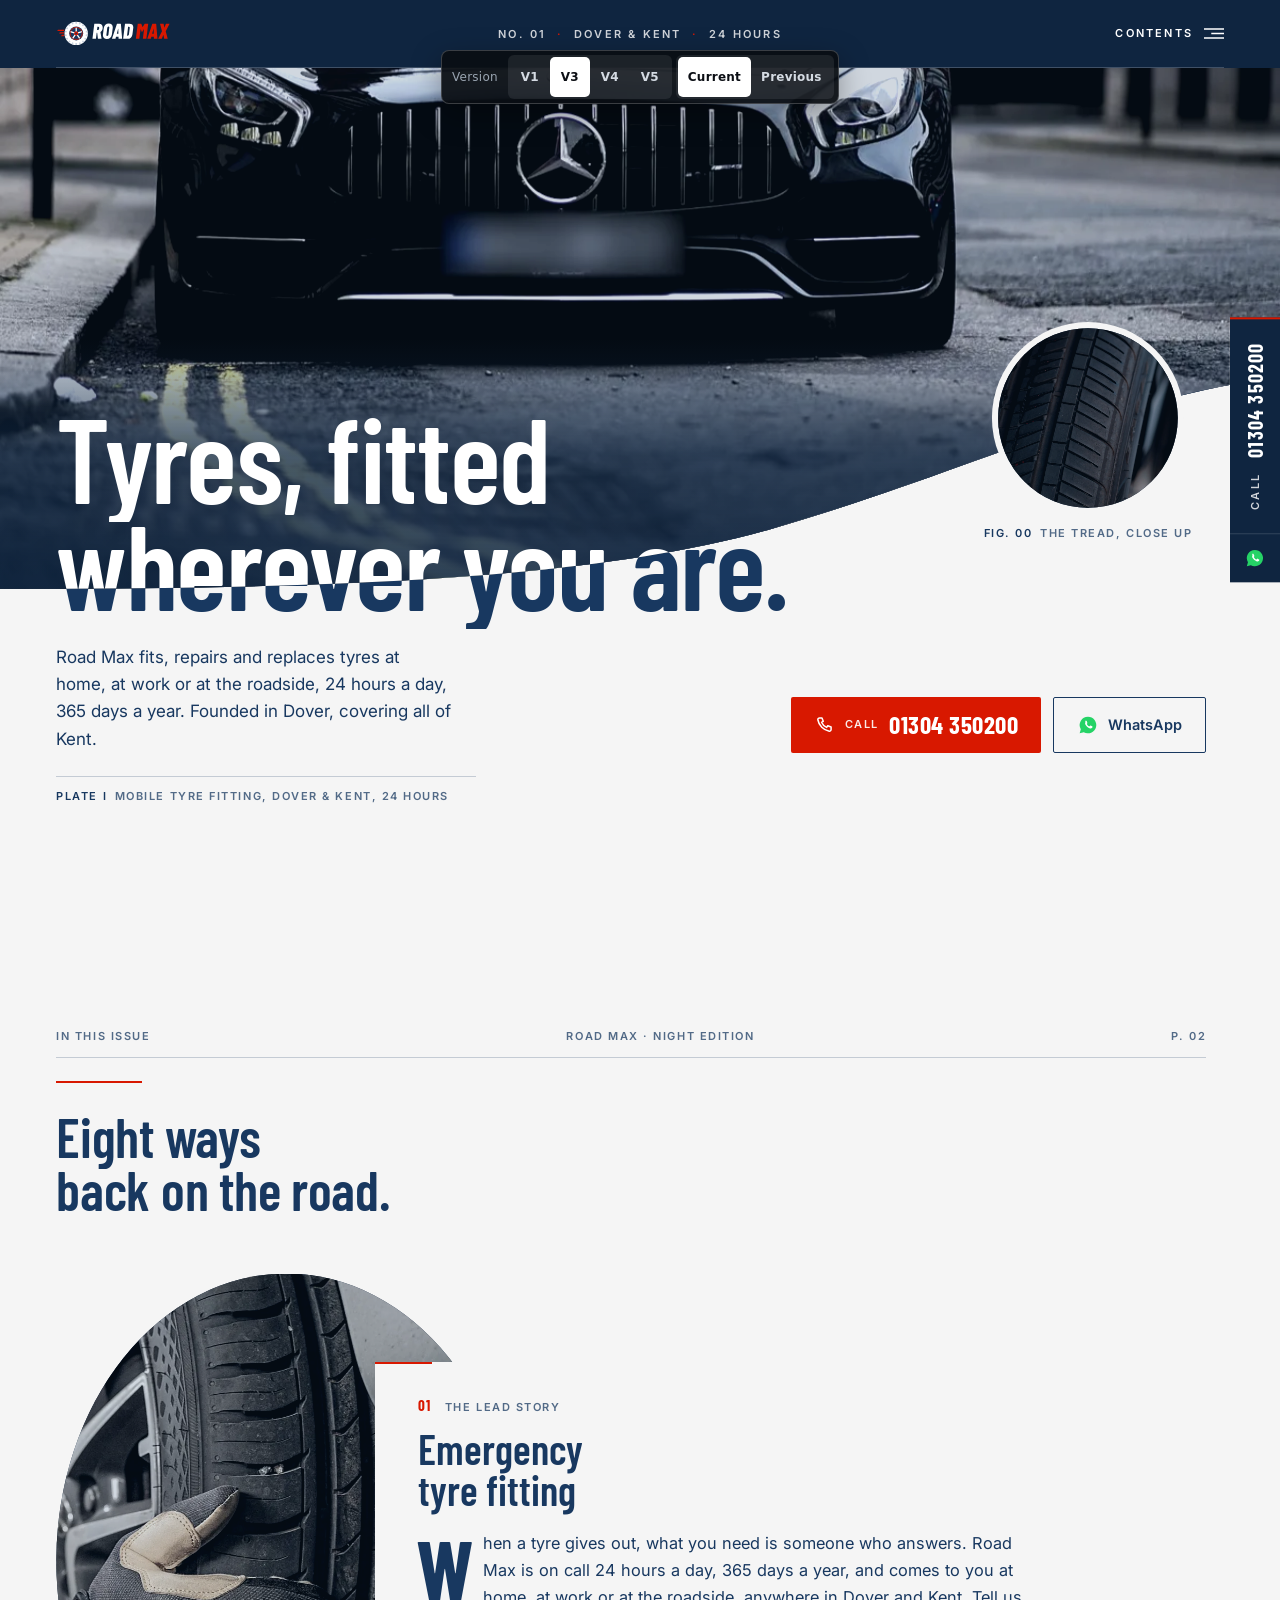
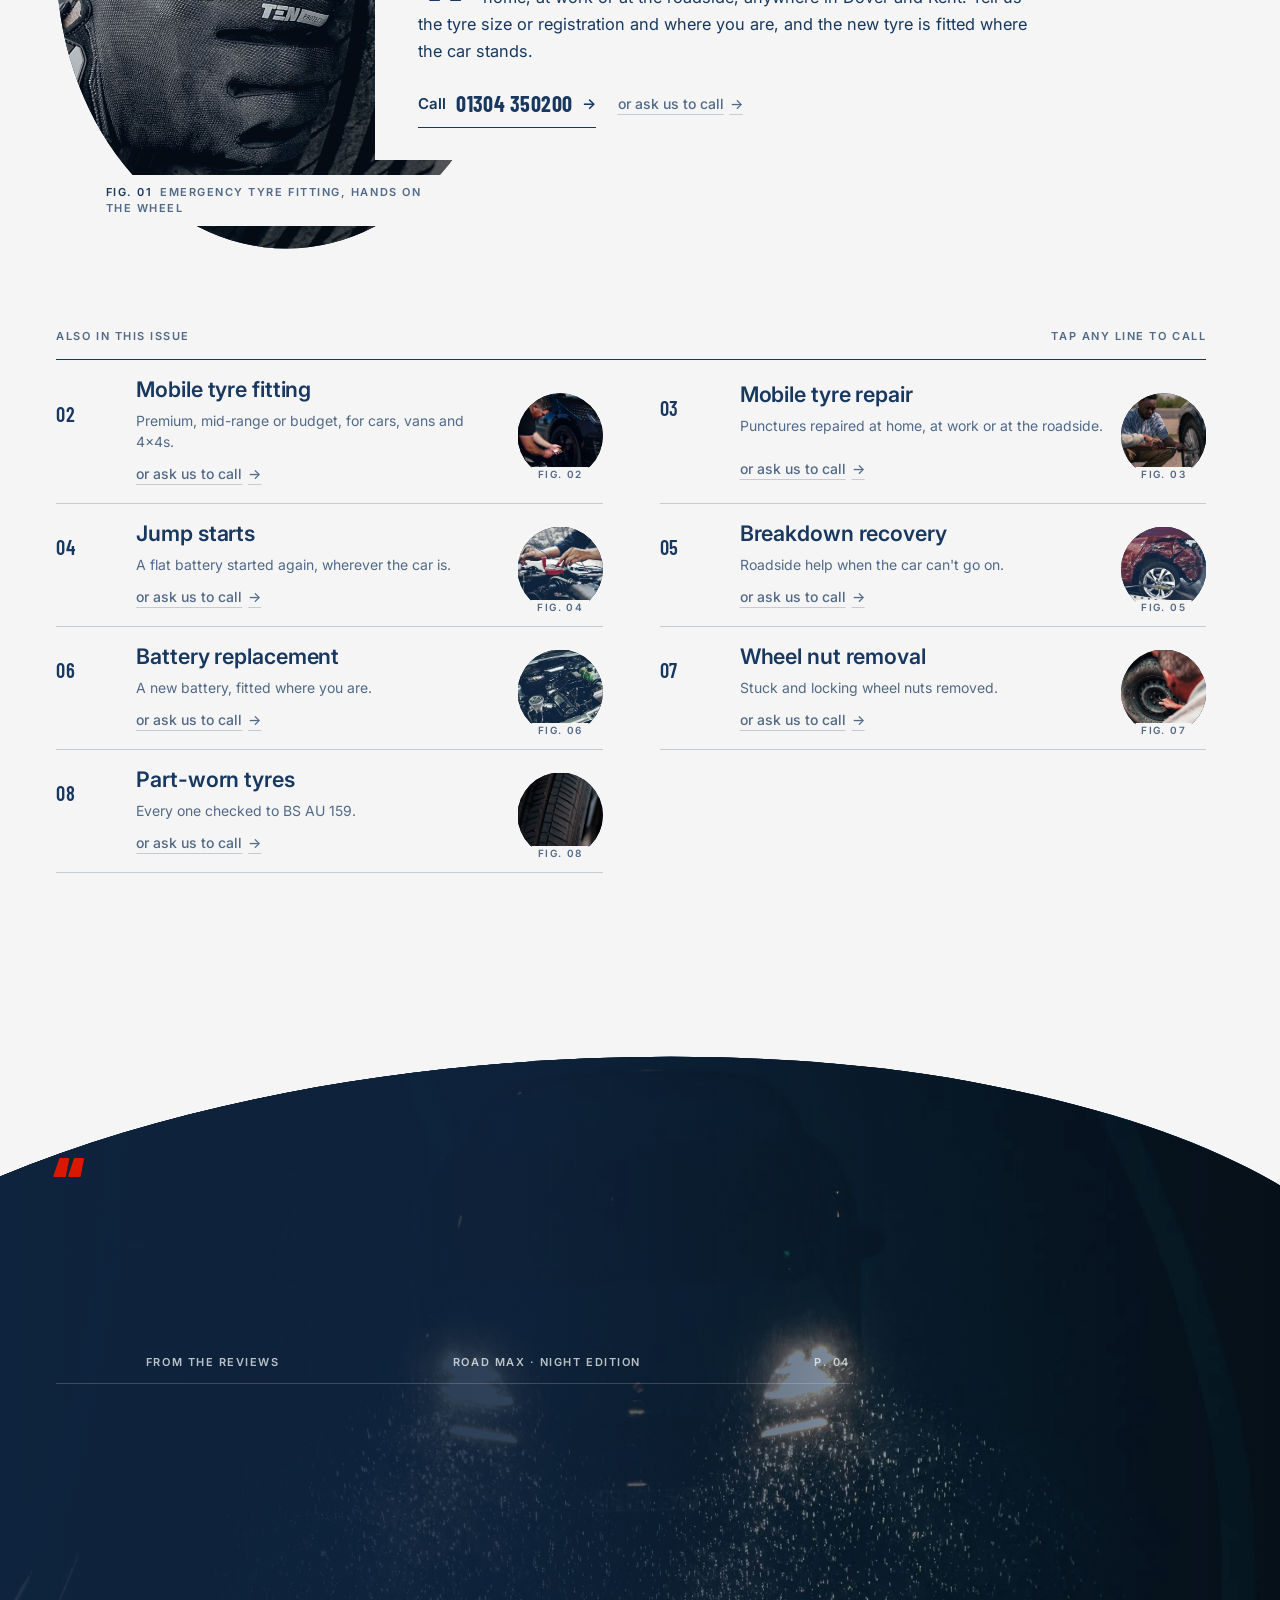
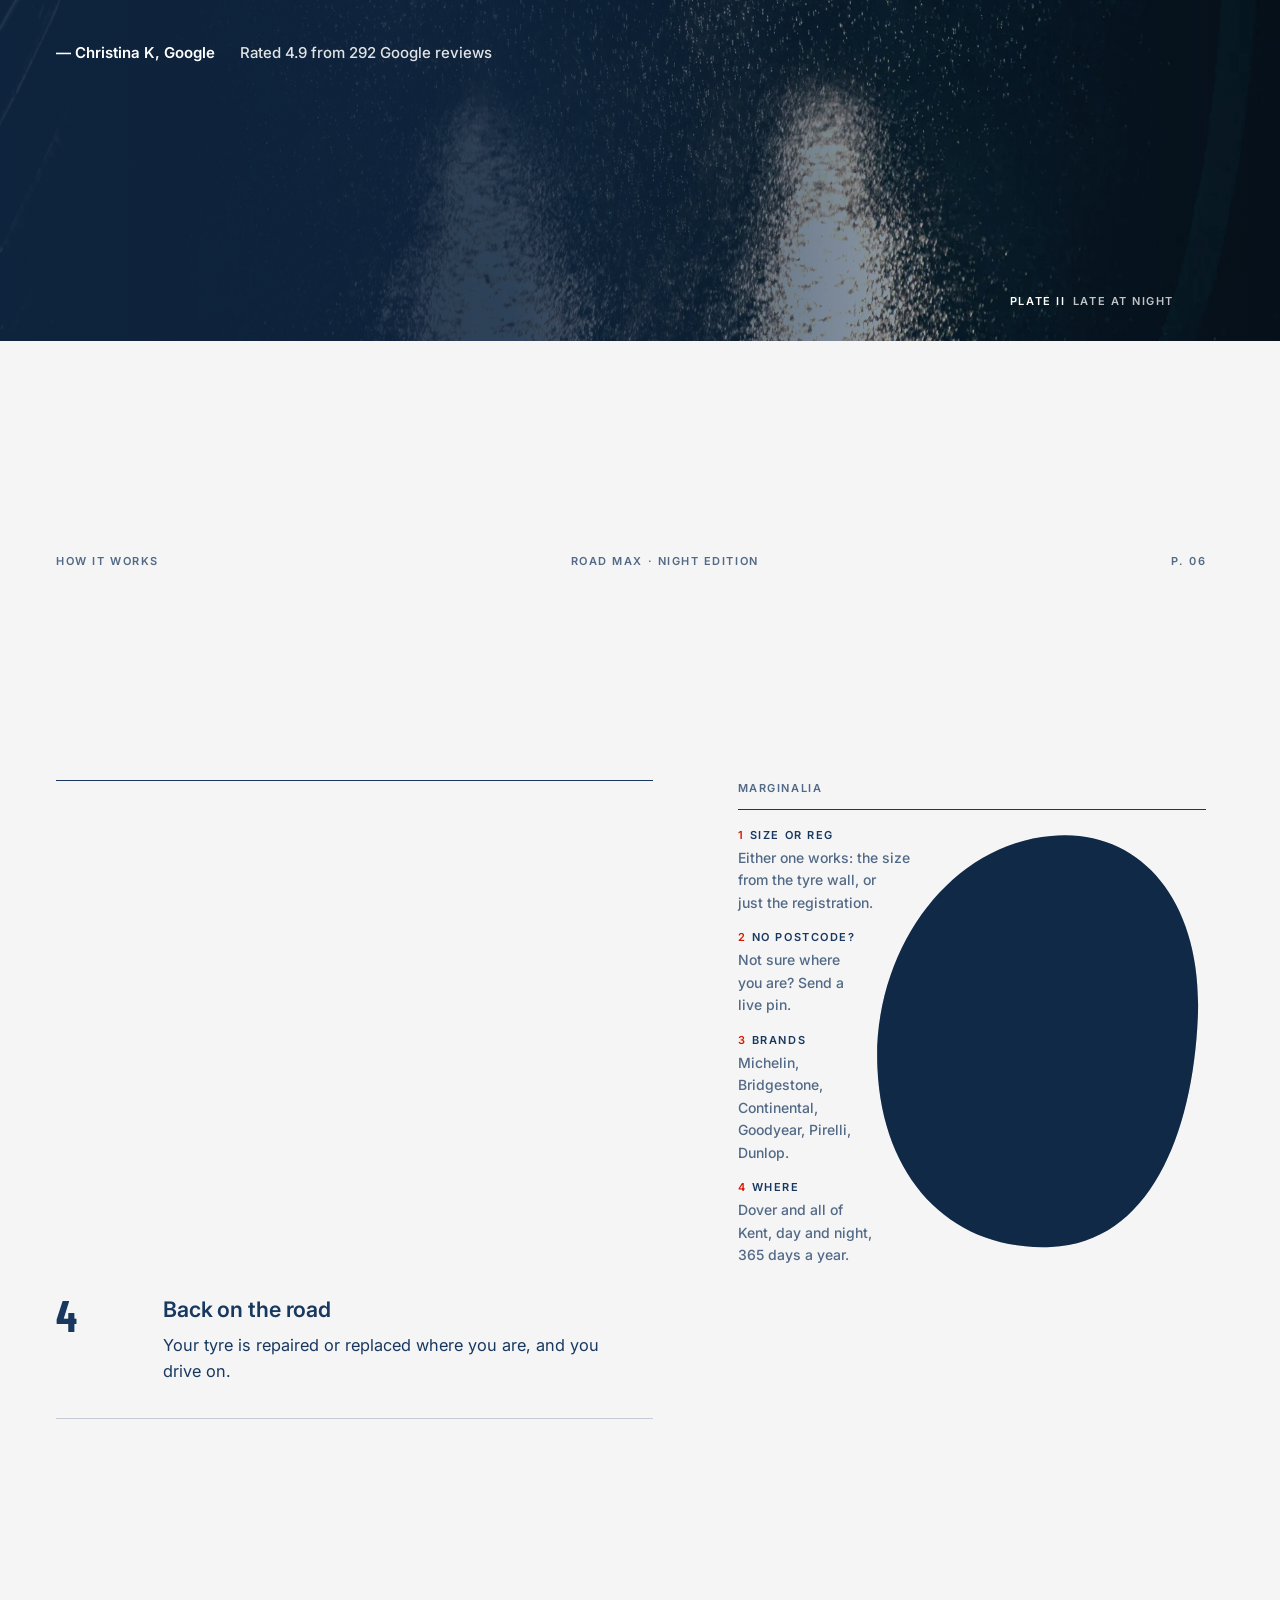
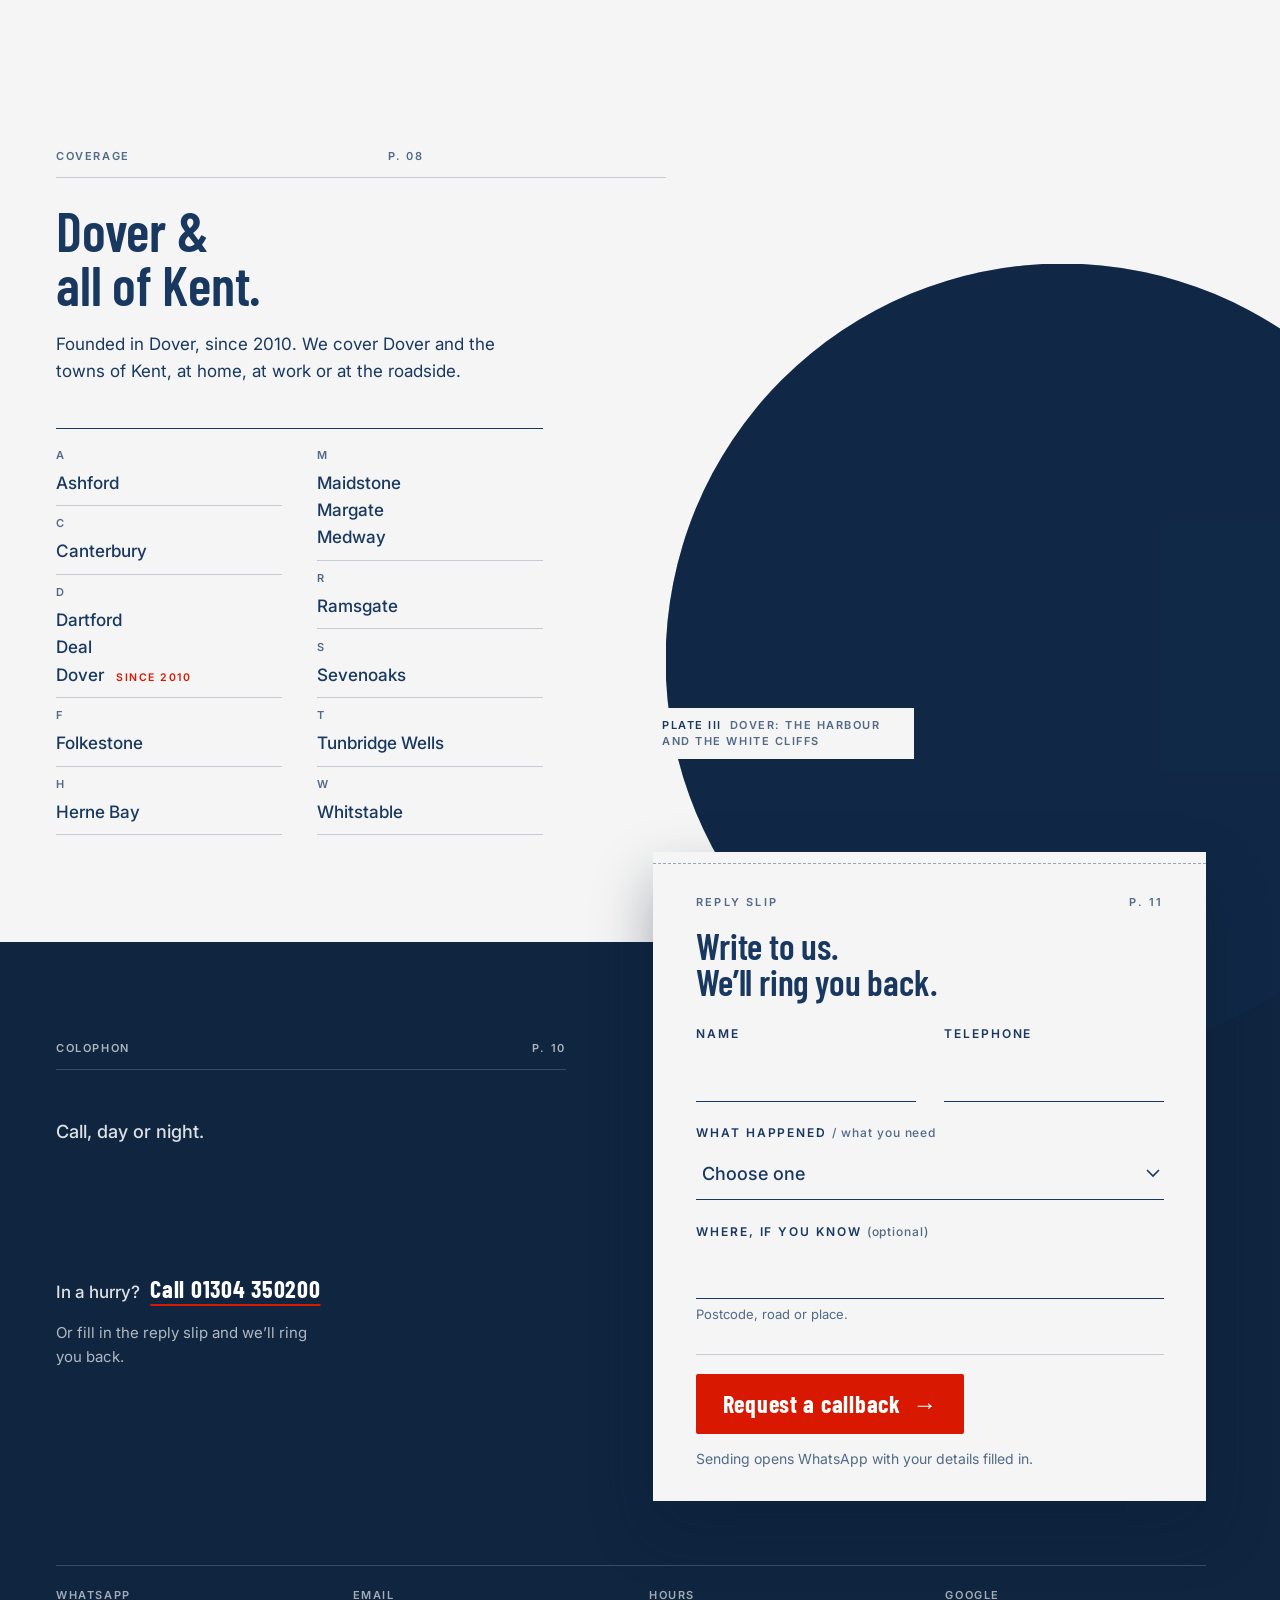
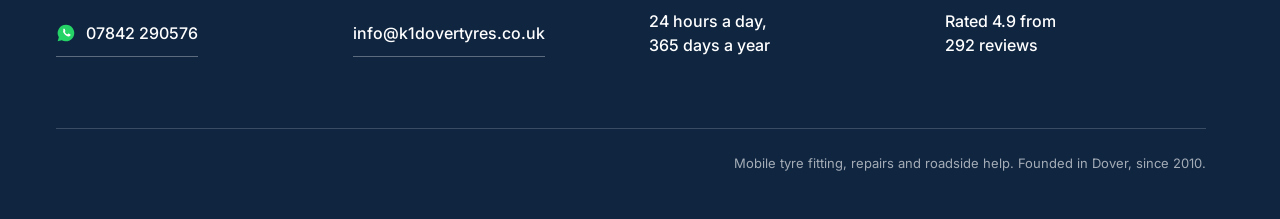
<file: versions/v3-prototype.html>
<!doctype html>
<html lang="en-GB">
<head>
<meta charset="utf-8">
<meta name="viewport" content="width=device-width, initial-scale=1, viewport-fit=cover">
<title>Road Max · Night Edition (V3 prototype)</title>
<meta name="description" content="Road Max: 24/7 mobile tyre fitting, repairs and roadside help in Dover and Kent.">
<link rel="icon" href="files/assets/images/roadmax/roadmax-favicon.svg" type="image/svg+xml">
<link rel="preconnect" href="https://fonts.googleapis.com">
<link rel="preconnect" href="https://fonts.gstatic.com" crossorigin>
<link href="https://fonts.googleapis.com/css2?family=Barlow+Condensed:ital,wght@0,600;0,700;0,800;1,600&family=Inter:wght@400;500;600&display=swap" rel="stylesheet">
<script>document.documentElement.classList.add('js');</script>
<style>
/* =====================================================================
   V3 · NIGHT EDITION — editorial / organic / cinematic
   One unit (--u) scales the whole composition with the viewport:
   1px at 1440, ~1.78px at 2560, ~2.67px at 3840. No max-width island.
   ===================================================================== */
:root{
  --red:#D81800; --navy:#183860; --deep:#0F2540; --paper:#F5F5F5; --white:#FFFFFF;
  --ink-soft:rgba(24,56,96,.74); --rule:rgba(24,56,96,.22); --rule-light:rgba(255,255,255,.18);
  --u:clamp(.72px,.0694vw,2.8px);
  --g:clamp(16px,4.4vw,170px);
  --mast:clamp(56px,calc(76*var(--u)),210px);
  --ease:cubic-bezier(.16,1,.3,1);
  --fsh:clamp(44px,calc(5.4vw + 50px),300px);
  --rise:105%;
  --barlow:'Barlow Condensed','Arial Narrow',sans-serif;
  --inter:'Inter',system-ui,-apple-system,'Segoe UI',sans-serif;
  --body:clamp(16px,calc(.42vw + 11px),20px);
  --cap:max(11px,calc(12*var(--u)));
}
*,*::before,*::after{box-sizing:border-box}
html{-webkit-text-size-adjust:100%;scroll-behavior:smooth}
body{margin:0;background:var(--paper);color:var(--navy);font:400 var(--body)/1.6 var(--inter);overflow-x:hidden;-webkit-font-smoothing:antialiased}
img{display:block;max-width:100%}
a{color:inherit}
h1,h2,h3,p,figure,blockquote,ol,ul,dl,dd{margin:0;padding:0}
ol,ul{list-style:none}
.wrap{padding-left:var(--g);padding-right:max(var(--g),calc(var(--edge) + 24px))}
.vh{position:absolute!important;width:1px;height:1px;overflow:hidden;clip:rect(0 0 0 0);white-space:nowrap}
:focus-visible{outline:2px solid var(--red);outline-offset:3px}
[tabindex="-1"]:focus{outline:none}
section[id],[id=callback]{scroll-margin-top:calc(var(--mast) + 8px)}
svg.defs{position:absolute;width:0;height:0}

/* captions, folios, kickers: Inter small caps */
.cap,.folio,.kicker{font:600 var(--cap)/1.5 var(--inter);letter-spacing:.14em;text-transform:uppercase}
.cap{color:var(--ink-soft)}
.cap b{color:var(--navy);font-weight:600;margin-right:.7em}
.folio{display:flex;justify-content:space-between;gap:16px;color:var(--ink-soft);padding-bottom:calc(14*var(--u))}
.folio span:nth-child(2){flex:1;text-align:center}

/* picture frames: every photo sits inside a shape; the photo can drift inside it */
.pic{position:relative;overflow:hidden;background:var(--deep)}
.pic img{position:absolute;left:0;top:0;width:100%;height:100%;object-fit:cover}
.px .pic[data-px] img{top:-6%;height:112%}
.grade img{filter:contrast(1.08) saturate(.85) brightness(1.08)}
.grade::after{content:"";position:absolute;inset:0;background:rgba(24,56,96,.2);pointer-events:none}

/* ---------- masthead ---------- */
:root{--edge:clamp(48px,calc(56*var(--u)),150px)}
.mast{position:fixed;top:0;left:0;right:0;z-index:50;height:var(--mast);color:#fff;transition:height .6s var(--ease),background-color .6s var(--ease)}
.mast::after{content:"";position:absolute;left:var(--g);right:var(--g);bottom:0;height:1px;background:rgba(255,255,255,.2)}
.mast.scrolled{height:calc(var(--mast) * .72);background:var(--deep)}
.mast.scrolled::after{left:0;right:0;background:rgba(255,255,255,.1)}
.mast-in{position:relative;height:100%;display:flex;align-items:center;justify-content:space-between;gap:24px;padding-right:var(--g)}
.mast-logo{display:flex;align-items:center;min-height:48px}
.logo{height:clamp(22px,calc(28*var(--u)),76px);width:auto;transition:height .6s var(--ease)}
.scrolled .logo{height:clamp(20px,calc(22*var(--u)),60px)}
.issue-line{position:absolute;left:50%;top:50%;transform:translate(-50%,-50%);white-space:nowrap;font:600 var(--cap)/1 var(--inter);letter-spacing:.2em;text-transform:uppercase;color:rgba(255,255,255,.8)}
.issue-line i{font-style:normal;color:var(--red);margin:0 .5em}
.contents-btn{display:inline-flex;align-items:center;gap:calc(12*var(--u));min-height:48px;padding:0;background:none;border:0;color:#fff;cursor:pointer;font:600 var(--cap)/1 var(--inter);letter-spacing:.2em;text-transform:uppercase}
.contents-btn svg{width:max(20px,calc(22*var(--u)));height:max(11px,calc(12*var(--u)));transition:transform .5s var(--ease)}
.contents-btn:hover svg{transform:scaleX(.8)}
.contents-btn:hover span{text-decoration:underline;text-underline-offset:6px;text-decoration-color:var(--red)}

/* contents page overlay (paper) */
.cpage{position:fixed;inset:0;z-index:80;background:var(--paper);color:var(--navy);overflow-y:auto;overscroll-behavior:contain}
.cpage[hidden]{display:none}
.cpage.opening{animation:cpopen 750ms var(--ease) both}
.cpage.closing{animation:cpclose 420ms cubic-bezier(.7,0,.84,0) both}
@keyframes cpopen{from{clip-path:circle(0% at calc(100% - 60px) 28px)}to{clip-path:circle(150% at calc(100% - 60px) 28px)}}
@keyframes cpclose{from{clip-path:circle(150% at calc(100% - 60px) 28px)}to{clip-path:circle(0% at calc(100% - 60px) 28px)}}
.cpage-bar{background:var(--deep);color:#fff;height:var(--mast)}
.cpage-bar-in{position:relative;height:100%;display:flex;align-items:center;justify-content:space-between;padding:0 var(--g)}
.cpage-body{padding:clamp(28px,6vh,140px) var(--g) 64px}
.cpage-h{font:600 var(--cap)/1 var(--inter);letter-spacing:.2em;text-transform:uppercase;color:var(--ink-soft);padding-bottom:16px;border-bottom:1px solid var(--navy)}
.cpage-list li{border-bottom:1px solid var(--rule);overflow:hidden}
.cpage-list a{display:grid;grid-template-columns:minmax(0,1fr) auto auto;align-items:baseline;gap:12px calc(40*var(--u));padding:clamp(10px,1.6vh,40px) 0;text-decoration:none;color:var(--navy)}
.cpage-list .cn{font:600 clamp(30px,min(calc(2.6vw + 14px),7vh),140px)/1 var(--barlow);letter-spacing:-.01em;transition:transform .5s var(--ease)}
.cpage-list .cd{font:400 max(14px,calc(15*var(--u)))/1.4 var(--inter);color:var(--ink-soft)}
.cpage-list .cp{font:700 clamp(22px,2.2vw,80px)/1 var(--barlow);letter-spacing:.04em;min-width:3.2em;text-align:right;transition:color .3s}
.cpage-list a:hover .cn,.cpage-list a:focus-visible .cn{transform:translateX(10px)}
.cpage-list a:hover .cp,.cpage-list a:focus-visible .cp{color:var(--red)}
.cpage.opening .cpage-list li>a{animation:cprise 900ms var(--ease) both}
.cpage.opening .cpage-list li:nth-child(2)>a{animation-delay:50ms}
.cpage.opening .cpage-list li:nth-child(3)>a{animation-delay:100ms}
.cpage.opening .cpage-list li:nth-child(4)>a{animation-delay:150ms}
.cpage.opening .cpage-list li:nth-child(5)>a{animation-delay:200ms}
.cpage.opening .cpage-list li:nth-child(6)>a{animation-delay:250ms}
@keyframes cprise{from{transform:translateY(60%);opacity:0}to{transform:none;opacity:1}}
.cpage-cta{display:flex;gap:12px;flex-wrap:wrap;margin-top:calc(40*var(--u))}
html.locked,html.locked body{overflow:hidden}

/* desktop: vertical edge tab on the right edge */
.edge{position:fixed;right:0;top:50%;z-index:45;transform:translateY(-50%);display:flex;flex-direction:column;width:var(--edge);background:var(--deep);box-shadow:-1px 0 0 rgba(255,255,255,.14)}
.edge a{display:flex;align-items:center;justify-content:center;text-decoration:none;color:#fff}
.edge-call{padding:calc(26*var(--u)) 0;border-top:2px solid var(--red);transition:background-color .3s}
.edge-call span{writing-mode:vertical-rl;transform:rotate(180deg);font:600 var(--cap)/1 var(--inter);letter-spacing:.2em;text-transform:uppercase;white-space:nowrap;color:rgba(255,255,255,.8)}
.edge-call b{font:700 max(20px,calc(22*var(--u)))/1 var(--barlow);letter-spacing:.06em;color:#fff;margin-inline-start:10px}
.edge-wa{height:var(--edge);border-top:1px solid rgba(255,255,255,.14);transition:background-color .3s}
.edge-wa svg{width:40%;height:40%}
.edge a:hover{background:var(--navy)}

/* buttons */
.btn-call,.btn-wa{display:inline-flex;align-items:center;justify-content:center;gap:calc(12*var(--u));min-height:max(56px,calc(60*var(--u)));padding:0 calc(26*var(--u));border-radius:2px;text-decoration:none;transition:background-color .3s,color .3s}
.btn-call{background:var(--red);color:#fff}
.btn-call:hover{background:#B81400}
.btn-call svg,.btn-wa svg{width:max(20px,calc(22*var(--u)));height:max(20px,calc(22*var(--u)));flex:none}
.btn-call .l{font:600 var(--cap)/1 var(--inter);letter-spacing:.14em;text-transform:uppercase;opacity:.9}
.btn-call .n{font:700 max(24px,calc(28*var(--u)))/1 var(--barlow);letter-spacing:.02em;white-space:nowrap}
.btn-wa{border:1.5px solid var(--navy);color:var(--navy);font:600 max(14.5px,calc(15*var(--u)))/1 var(--inter)}
.btn-wa:hover{background:var(--navy);color:#fff}

/* =====================================================================
   HERO · PLATE I — an organic plate: one long curved edge like a car's
   shoulder line. The headline crosses the curve (white on the photo,
   navy on paper: two copies, the white one clipped by the same shape).
   ===================================================================== */
.hero{position:relative}
.frame{position:relative;z-index:2;height:max(380px,min(46vw,calc(100vh - 260 * var(--u))));background:var(--deep);clip-path:url(#cp-hero)}
.frame .pic{position:absolute;left:0;right:0;bottom:0;top:var(--mast);animation:lens 1000ms var(--ease) 120ms both}
.frame .pic img{object-position:50% 74%}
.frame .pic::before{content:"";position:absolute;inset:0;z-index:2;background:linear-gradient(to bottom,rgba(15,37,64,0) 52%,rgba(15,37,64,.7) 74%,rgba(15,37,64,.86) 100%)}
@keyframes lens{from{clip-path:circle(0% at 50% 42%)}to{clip-path:circle(75% at 50% 42%)}}
.hl{font:600 var(--fsh)/.9 var(--barlow);letter-spacing:-.012em;color:var(--navy)}
.ln{display:block;overflow:hidden;padding-bottom:.1em;margin-bottom:-.1em}
.ln>span{display:block}
.hero .hl .ln>span{animation:rise 950ms var(--ease) both}
.hero .hl .ln:nth-child(2)>span{animation-delay:80ms}
@keyframes rise{from{transform:translateY(var(--rise))}to{transform:none}}
:root{--ov:calc(var(--fsh) * 1.56)}
.hl-ghost{position:absolute;left:0;right:0;top:calc(100% - var(--ov));z-index:3;pointer-events:none}
.hl-ghost .hl{color:#fff}
.hero-paper{position:relative;z-index:1;display:flow-root;padding-bottom:calc(72*var(--u))}
.hero-paper .hl{margin-top:calc(var(--ov) * -1)}
.hero-row{display:grid;grid-template-columns:minmax(0,5fr) minmax(0,7fr);gap:calc(48*var(--u));align-items:end;margin-top:calc(30*var(--u))}
.standfirst{font-size:max(17px,calc(18*var(--u)));line-height:1.6;max-width:36ch}
.actions{display:flex;gap:12px;justify-content:flex-end;flex-wrap:wrap}
/* the circular inset: a close-up that overlaps the curved edge */
.roundel{position:absolute;z-index:4;width:clamp(96px,15vw,600px);aspect-ratio:1;right:calc(var(--g) + var(--edge) - 10px);top:calc(var(--h-frame,46vw) * .72 - clamp(96px,15vw,600px) / 2)}
.roundel .ring{position:absolute;inset:0;background:var(--paper);clip-path:circle(50%)}
.roundel .pic{position:absolute;inset:clamp(4px,calc(7*var(--u)),18px);clip-path:circle(50%);animation:pop 900ms var(--ease) 380ms both}
.roundel .pic img{object-position:50% 40%}
@keyframes pop{from{clip-path:circle(0% at 50% 50%)}to{clip-path:circle(50% at 50% 50%)}}
.roundel figcaption{position:absolute;left:50%;top:calc(100% + 12 * var(--u));transform:translateX(-50%);width:max-content;max-width:20em;text-align:center;animation:capin 600ms ease-out 700ms both}
@keyframes capin{from{opacity:0}to{opacity:1}}
.plate-cap{animation:capin 600ms ease-out 260ms both;margin-top:calc(26*var(--u));padding-top:calc(12*var(--u));border-top:1px solid var(--rule);max-width:60ch}

/* ---------- sections ---------- */
.paper{background:var(--paper)}
.night{background:var(--deep);color:#fff}
.sec-head{padding-top:calc(180*var(--u))}
.rule{display:block;height:1px;background:var(--rule)}
.rule.red{background:var(--red);height:2px;width:calc(96*var(--u));margin-top:calc(26*var(--u))}
.sec-title{font:600 clamp(34px,calc(2.4vw + 24px),140px)/.98 var(--barlow);letter-spacing:-.005em;margin-top:calc(30*var(--u))}
.sec-dek{font-size:max(17px,calc(18*var(--u)));line-height:1.6;max-width:40ch;margin-top:calc(22*var(--u))}

/* ---------- 1 · in this issue: the lead in a tall ellipse, the text overlapping it ---------- */
.issue{padding-bottom:calc(190*var(--u));overflow-x:clip}
.lead{position:relative;display:grid;grid-template-columns:minmax(0,40fr) minmax(0,60fr);margin-top:calc(64*var(--u));align-items:center}
.lead-fig{position:relative;z-index:1}
.lead-fig .pic{aspect-ratio:4/5;clip-path:ellipse(50% 50% at 50% 50%)}
.lead-fig .pic img{object-position:96% 50%}
.lead-fig .cap{position:absolute;left:8%;bottom:4%;z-index:3;background:var(--paper);padding:calc(10*var(--u)) calc(14*var(--u));margin:0;max-width:80%}
.lead-text{position:relative;z-index:2;margin-left:calc(-11vw);background:var(--paper);padding:calc(40*var(--u)) calc(48*var(--u)) calc(36*var(--u));max-width:calc(820*var(--u) + 11vw)}
.lead-text::before{content:"";position:absolute;left:0;top:0;width:calc(64*var(--u));height:2px;background:var(--red)}
.kicker{display:flex;align-items:baseline;gap:14px;color:var(--ink-soft)}
.kicker .pg{font:700 max(15px,calc(15*var(--u)))/1 var(--barlow);letter-spacing:.06em;color:var(--red)}
.lead-h{font:600 clamp(30px,calc(1.6vw + 21px),110px)/1 var(--barlow);margin-top:calc(14*var(--u))}
.dropcap{margin-top:calc(22*var(--u));max-width:62ch;line-height:1.65}
.dropcap::first-letter{float:left;font:700 5.1em/.8 var(--barlow);margin:.06em .1em 0 -.02em;color:var(--navy)}
.lead-acts{display:flex;flex-wrap:wrap;align-items:center;gap:4px calc(24*var(--u));margin-top:calc(16*var(--u))}
.lead-call{display:inline-flex;align-items:center;gap:10px;min-height:48px;font:600 max(15px,calc(15*var(--u)))/1 var(--inter);text-decoration:none;border-bottom:1.5px solid var(--navy)}
.lead-call .n{font:700 max(22px,calc(22*var(--u)))/1 var(--barlow);letter-spacing:.02em}
.lead-call .ar{transition:transform .4s var(--ease)}
.lead-call:hover .ar{transform:translateX(6px)}
.toc-cb{display:inline-flex;align-items:center;gap:6px;min-height:44px;font:500 max(14px,calc(14*var(--u)))/1 var(--inter);color:var(--ink-soft);text-decoration:underline;text-decoration-color:var(--rule);text-underline-offset:5px}
.toc-cb:hover{color:var(--navy);text-decoration-color:var(--red)}

.contents{margin-top:calc(90*var(--u))}
.contents-h{display:flex;justify-content:space-between;align-items:baseline;gap:16px;font:600 var(--cap)/1.5 var(--inter);letter-spacing:.14em;text-transform:uppercase;color:var(--ink-soft);padding-bottom:14px;border-bottom:1px solid var(--navy)}
.toc{display:grid;grid-template-columns:repeat(2,minmax(0,1fr));column-gap:calc(64*var(--u))}
.toc li{position:relative;border-bottom:1px solid var(--rule);display:grid;grid-template-columns:calc(70*var(--u)) minmax(0,1fr) calc(96*var(--u));grid-template-rows:auto auto;column-gap:calc(20*var(--u));padding:calc(18*var(--u)) 0 calc(8*var(--u))}
.toc-a{display:contents;text-decoration:none;color:var(--navy)}
.toc .pg{grid-column:1;grid-row:1;align-self:center;font:600 clamp(18px,calc(.5vw + 14px),40px)/1 var(--barlow);letter-spacing:.02em;color:var(--navy);transition:color .3s}
.toc-t{grid-column:2;grid-row:1;align-self:center}
.toc-h{display:block;font:600 clamp(18px,calc(.5vw + 15px),34px)/1.25 var(--inter);letter-spacing:-.005em;transition:transform .5s var(--ease)}
.toc-d{display:block;margin-top:calc(8*var(--u));font:400 max(14px,calc(15*var(--u)))/1.5 var(--inter);color:var(--ink-soft)}
.toc-fig{grid-column:3;grid-row:1/3;align-self:center;position:relative}
.toc-img{position:relative;display:block;width:100%;aspect-ratio:1;clip-path:circle(50%);background:var(--deep);transition:clip-path .6s var(--ease)}
.toc-img img{position:absolute;inset:0;width:100%;height:100%;object-fit:cover;transition:transform .9s var(--ease)}
.toc-fig figcaption{position:absolute;left:50%;bottom:-2px;transform:translateX(-50%);background:var(--paper);padding:2px 6px;font:600 max(10px,calc(10.5*var(--u)))/1 var(--inter);letter-spacing:.14em;text-transform:uppercase;color:var(--ink-soft);white-space:nowrap}
.toc .toc-cb{grid-column:2;grid-row:2;justify-self:start}
/* the whole row is the call link: stretch the tel: link over the row */
.toc-a::after{content:"";position:absolute;inset:0 0 44px 0;z-index:0}
.toc .toc-cb{position:relative;z-index:1}
@media (hover:hover){
  .toc li:hover .toc-img{clip-path:circle(46%)}
  .toc li:hover .toc-img img{transform:scale(1.12)}
  .toc li:hover .pg{color:var(--red)}
  .toc li:hover .toc-h{transform:translateX(8px)}
}
.toc-a:focus-visible{outline:none}
.toc-a:focus-visible::after{outline:2px solid var(--red);outline-offset:2px}

/* ---------- 2 · review plate: cut by a sweeping curve; the quote overlaps both ---------- */
.plate2{position:relative;height:100vh;min-height:max(640px,calc(720*var(--u)))}
.p2-shape{position:absolute;inset:0;clip-path:url(#cp-sweep);background:var(--deep)}
.p2-shape .pic{position:absolute;inset:0}
.p2-shape .pic img{object-position:70% 60%;filter:contrast(1.2) brightness(1.35) saturate(.85)}
.p2-shape .pic::before{content:"";position:absolute;inset:0;z-index:2;background:linear-gradient(90deg,rgba(15,37,64,.92) 0%,rgba(15,37,64,.84) 40%,rgba(15,37,64,.3) 74%,rgba(15,37,64,.12) 100%)}
.p2-body{position:relative;z-index:2;height:100%;display:flex;flex-direction:column;justify-content:center;padding-top:calc(var(--mast) + 2vw);padding-bottom:calc(64*var(--u))}
.pq-wrap{max-width:min(60vw,26em);position:relative;font-size:clamp(24px,calc(1.6vw + 17px),100px)}
.pq-wrap .pq{font-size:1em}
.pq-mark{position:absolute;left:calc(var(--g) - .04em);top:calc(14vh - .32em);z-index:3;font:800 clamp(80px,6vw,260px)/1 var(--barlow);color:var(--red);height:.6em;overflow:visible;pointer-events:none}
.p2-body .folio{color:rgba(255,255,255,.72);border-bottom:1px solid var(--rule-light);max-width:min(62vw,1800px);padding-left:7vw}
.pq{font:italic 600 clamp(24px,calc(1.6vw + 17px),100px)/1.12 var(--barlow);letter-spacing:-.005em;color:#fff;margin-top:calc(26*var(--u))}
.pq-by{display:flex;flex-wrap:wrap;gap:8px calc(28*var(--u));align-items:baseline;margin-top:calc(28*var(--u));font:500 max(15px,calc(15*var(--u)))/1.5 var(--inter);color:rgba(255,255,255,.88)}
.pq-by cite{font-style:normal;font-weight:600;color:#fff}
.p2-cap{position:absolute;z-index:3;right:calc(var(--g) + var(--edge));bottom:calc(36*var(--u));margin:0;text-align:right;color:rgba(255,255,255,.75)}
.p2-cap b{color:#fff}

/* ---------- 3 · how it works: organic inset, marginalia flowing around it ---------- */
.how{position:relative;padding-bottom:calc(200*var(--u))}
.how-grid{display:grid;grid-template-columns:minmax(0,56fr) minmax(0,44fr);gap:calc(96*var(--u));margin-top:calc(72*var(--u));align-items:start}
.steps{border-top:1px solid var(--navy)}
.step{display:grid;grid-template-columns:calc(96*var(--u)) minmax(0,1fr);column-gap:calc(24*var(--u));padding:calc(34*var(--u)) 0 calc(38*var(--u));border-bottom:1px solid var(--rule)}
.st-n{font:700 clamp(34px,calc(2vw + 18px),110px)/.85 var(--barlow);color:var(--navy);letter-spacing:-.02em}
.step h3{font:600 clamp(18px,calc(.5vw + 15px),34px)/1.25 var(--inter);letter-spacing:-.005em}
.step p{margin-top:calc(10*var(--u));max-width:46ch}
.side{position:relative}
.blob{float:right;width:72%;margin:0 0 calc(18*var(--u)) calc(22*var(--u));shape-outside:ellipse(48% 50% at 52% 50%);shape-margin:calc(18*var(--u))}
.blob .pic{aspect-ratio:4/5;clip-path:url(#cp-blob)}
.blob .pic img{object-position:55% 50%}
.blob figcaption{margin-top:calc(10*var(--u));text-align:right}
.notes{font:500 max(14px,calc(14*var(--u)))/1.6 var(--inter);color:var(--ink-soft)}
.notes p{margin-bottom:calc(18*var(--u))}
.notes b{display:block;font:600 max(11px,calc(11*var(--u)))/1.4 var(--inter);letter-spacing:.14em;text-transform:uppercase;color:var(--navy);margin-bottom:4px}
.notes b i{font-style:normal;color:var(--red);margin-right:.5em}
.side-k{font:600 var(--cap)/1.5 var(--inter);letter-spacing:.14em;text-transform:uppercase;color:var(--ink-soft);padding-bottom:12px;border-bottom:1px solid var(--navy);margin-bottom:calc(20*var(--u))}

/* ---------- 4 · Dover: a huge circular lens, partly off-canvas ---------- */
.kent{position:relative;overflow-x:clip;min-height:56vw;padding-bottom:calc(120*var(--u))}
.lens{position:absolute;z-index:2;width:62vw;aspect-ratio:1;right:-14vw;bottom:-9vw}
.lens .pic{position:absolute;inset:0;clip-path:circle(50%)}
.lens .pic img{object-position:50% 60%}
.lens .cap{position:absolute;left:-2%;top:56%;z-index:3;background:var(--paper);padding:calc(10*var(--u)) calc(14*var(--u));margin:0;max-width:24em}
.kent-body{position:relative;z-index:3;width:calc(52vw - var(--g));margin-left:var(--g)}
.kent-body .sec-head{padding-top:calc(170*var(--u))}
.index{columns:2;column-gap:calc(40*var(--u));border-top:1px solid var(--navy);padding-top:8px;margin-top:calc(48*var(--u));max-width:38vw}
.ix{break-inside:avoid;padding:calc(14*var(--u)) 0 calc(10*var(--u));border-bottom:1px solid var(--rule)}
.ix b{display:block;font:600 max(11px,calc(11*var(--u)))/1 var(--inter);letter-spacing:.16em;color:var(--ink-soft);margin-bottom:8px}
.ix span{display:block;font:500 clamp(17px,calc(.4vw + 12px),28px)/1.6 var(--inter);color:var(--navy)}
.ix .home{display:flex;align-items:baseline;gap:12px}
.ix .home i{font:600 max(10.5px,calc(10.5*var(--u)))/1 var(--inter);font-style:normal;letter-spacing:.14em;text-transform:uppercase;color:var(--red)}

/* colophon + reply slip (the slip overlaps the lens edge) */
.colophon{position:relative;padding:calc(110*var(--u)) 0 calc(48*var(--u))}
.colophon .folio{color:rgba(255,255,255,.66);border-bottom:1px solid var(--rule-light)}
@media (min-width:1101px){.colophon .folio{width:calc(48% - 48 * var(--u))}.colophon .folio span:nth-child(2){display:none}}
.col-spread{display:grid;grid-template-columns:minmax(0,1fr) minmax(0,1.08fr);gap:calc(96*var(--u));align-items:start;margin-top:calc(56*var(--u))}
.col-k{font:500 clamp(17px,calc(.4vw + 13px),28px)/1.4 var(--inter);color:rgba(255,255,255,.86)}
.col-num{display:inline-block;font:700 clamp(44px,calc(3.2vw + 30px),190px)/.9 var(--barlow);letter-spacing:-.005em;color:#fff;text-decoration:none;margin-top:calc(14*var(--u));white-space:nowrap}
.col-num .ln{padding-bottom:.08em}
.col-num .u{display:block;height:max(3px,calc(3*var(--u)));background:var(--red);margin-top:calc(14*var(--u));transform-origin:left}
.col-hurry{margin-top:calc(34*var(--u));font:500 max(17px,calc(17*var(--u)))/1.5 var(--inter);color:rgba(255,255,255,.86)}
.col-hurry a{display:inline-flex;align-items:center;min-height:48px;font:700 max(24px,calc(24*var(--u)))/1 var(--barlow);letter-spacing:.03em;color:#fff;text-decoration:underline;text-decoration-color:var(--red);text-underline-offset:6px;text-decoration-thickness:2px;margin-left:6px}
.col-or{margin-top:8px;font:400 max(15px,calc(15*var(--u)))/1.6 var(--inter);color:rgba(255,255,255,.68);max-width:30ch}
.slip{position:relative;z-index:4;margin-top:calc(-7vw - 200 * var(--u));background:var(--paper);color:var(--navy);padding:calc(44*var(--u)) calc(48*var(--u)) calc(36*var(--u));outline:none;box-shadow:0 calc(30*var(--u)) calc(60*var(--u)) rgba(11,28,49,.35)}
.slip::before{content:"";position:absolute;left:0;right:0;top:calc(12*var(--u));border-top:1px dashed rgba(24,56,96,.42)}
.slip-k{display:flex;justify-content:space-between;font:600 max(11px,calc(11*var(--u)))/1 var(--inter);letter-spacing:.2em;text-transform:uppercase;color:var(--ink-soft);padding-top:6px}
.slip-h{font:600 clamp(28px,calc(1.4vw + 18px),90px)/1 var(--barlow);margin-top:calc(22*var(--u));letter-spacing:-.005em}
.slip-grid{display:grid;grid-template-columns:repeat(2,minmax(0,1fr));gap:calc(26*var(--u)) calc(32*var(--u));margin-top:calc(30*var(--u))}
.fld.wide{grid-column:1/-1}
.fld label{display:block;font:600 max(12px,calc(12*var(--u)))/1.3 var(--inter);letter-spacing:.16em;text-transform:uppercase;color:var(--navy)}
.fld label i{font-style:normal;letter-spacing:.08em;text-transform:none;font-weight:500;color:var(--ink-soft)}
.fld input,.fld select{display:block;width:100%;height:max(52px,calc(52*var(--u)));margin-top:8px;padding:0 6px;border:0;border-bottom:1.5px solid var(--navy);border-radius:0;background-color:transparent;color:var(--navy);font:500 max(18px,calc(18*var(--u)))/1.2 var(--inter);-webkit-appearance:none;appearance:none;transition:border-color .2s,background-color .2s}
.fld select{padding-right:32px;cursor:pointer;background-image:url("data:image/svg+xml,%3Csvg xmlns='http://www.w3.org/2000/svg' width='14' height='9' viewBox='0 0 14 9'%3E%3Cpath d='M1 1l6 6 6-6' fill='none' stroke='%23183860' stroke-width='1.6'/%3E%3C/svg%3E");background-repeat:no-repeat;background-position:right 4px center}
.fld input:focus,.fld select:focus{outline:none;border-bottom:2px solid var(--red);background-color:rgba(24,56,96,.035)}
.fld input:focus-visible,.fld select:focus-visible{outline:2px solid var(--navy);outline-offset:2px}
.fld [aria-invalid=true]{border-bottom:2px solid var(--red)}
.err{margin-top:6px;font:500 max(14px,calc(14*var(--u)))/1.4 var(--inter);color:var(--red)}
.err:empty{display:none}
.err::before{content:"! ";font-weight:700}
.hint{margin-top:6px;font:400 max(13px,calc(13*var(--u)))/1.4 var(--inter);color:var(--ink-soft)}
.slip-send{display:flex;align-items:center;flex-wrap:wrap;gap:14px calc(22*var(--u));margin-top:calc(34*var(--u));padding-top:calc(22*var(--u));border-top:1px solid var(--rule)}
.slip-btn{display:inline-flex;align-items:center;justify-content:center;gap:12px;min-height:max(60px,calc(60*var(--u)));padding:0 calc(30*var(--u));border:0;border-radius:2px;background:var(--red);color:#fff;font:700 max(24px,calc(24*var(--u)))/1 var(--barlow);letter-spacing:.03em;cursor:pointer;scroll-margin-bottom:90px;transition:background-color .3s}
.slip-btn:hover{background:#B81400}
.slip-note{flex:1;min-width:200px;font:400 max(14px,calc(14*var(--u)))/1.5 var(--inter);color:var(--ink-soft)}
.slip-status{margin-top:12px;font:500 max(14px,calc(14*var(--u)))/1.4 var(--inter);color:var(--navy)}
.slip-status:empty{display:none}
.col-grid{display:grid;grid-template-columns:repeat(4,minmax(0,1fr));gap:24px calc(40*var(--u));margin-top:calc(72*var(--u));padding-top:22px;border-top:1px solid var(--rule-light)}
.col-grid dt{font:600 max(11px,calc(11*var(--u)))/1.4 var(--inter);letter-spacing:.14em;text-transform:uppercase;color:rgba(255,255,255,.62)}
.col-grid dd{margin-top:6px;font:500 max(16px,calc(16*var(--u)))/1.5 var(--inter);color:#fff}
.col-grid a{display:inline-flex;align-items:center;gap:10px;min-height:48px;text-decoration:none;border-bottom:1px solid rgba(255,255,255,.32)}
.col-grid a:hover{border-color:#fff}
.col-grid svg{width:max(20px,calc(20*var(--u)));height:max(20px,calc(20*var(--u)));flex:none}
.col-foot{display:flex;justify-content:space-between;align-items:center;gap:24px;margin-top:calc(80*var(--u));padding-top:22px;border-top:1px solid var(--rule-light);font:400 max(13px,calc(13*var(--u)))/1.5 var(--inter);color:rgba(255,255,255,.62)}

/* sticky review plate: the next page slides over it (desktop, motion allowed) */
@media (min-width:761px) and (prefers-reduced-motion:no-preference){
  .stack>.plate-sticky{position:sticky;top:0;z-index:0}
  .stack>.over{position:relative;z-index:1;clip-path:url(#cp-page)}
  .stack>.over{padding-top:calc(4vw)}
}

.thumb{display:none}

/* ---------- reveals that follow the shapes ---------- */
.js [data-r=rise] .ln>span{transform:translateY(var(--rise))}
.js [data-r=rise].in .ln>span{transform:none;transition:transform 1000ms var(--ease)}
.js [data-r=rise].in .ln:nth-child(2)>span{transition-delay:90ms}
.js [data-r=fade]{opacity:0}
.js [data-r=fade].in{opacity:1;transition:opacity 1000ms ease-out 120ms}
.js [data-r=rule]{transform:scaleX(0);transform-origin:left}
.js [data-r=rule].in{transform:none;transition:transform 1100ms var(--ease)}
/* circle opening from the image's own centre */
.js [data-r=shape] .pic>.iris{clip-path:circle(0% at 50% 50%)}
.js [data-r=shape].in .pic>.iris{clip-path:circle(75% at 50% 50%);transition:clip-path 1100ms var(--ease)}
.iris{position:absolute;inset:0}
.js [data-r=shape] .cap,.js [data-r=shape] figcaption{opacity:0}
.js [data-r=shape].in .cap,.js [data-r=shape].in figcaption{opacity:1;transition:opacity 700ms ease-out 600ms}
.js [data-r=ink]{clip-path:inset(0 0 100% 0)}
.js [data-r=ink].in{clip-path:inset(0 0 -10% 0);transition:clip-path 1300ms var(--ease) 200ms}

/* ---------- tablet ---------- */
@media (max-width:1100px){
  .roundel figcaption{display:none}
  .hero-row{grid-template-columns:1fr}
  .actions{justify-content:flex-start}
  .toc{grid-template-columns:1fr}
  .contents{margin-left:0}
  .col-spread{grid-template-columns:1fr}
  .slip{margin-top:0}
  .col-grid{grid-template-columns:repeat(2,minmax(0,1fr))}
  .issue-line{display:none}
}
@media (max-width:900px){
  .how-grid{grid-template-columns:1fr}
  .lead{grid-template-columns:minmax(0,46fr) minmax(0,54fr)}
}

/* ---------- phones ---------- */
@media (max-width:760px){
  :root{--mast:56px;--fsh:min(60px,calc((100vw - 40px) / 6.12));--rise:42%;--g:20px;--edge:0px}
  .wrap{padding-right:var(--g)}
  .mast{height:56px;background:var(--deep)}
  .mast.scrolled{height:56px}
  .logo,.scrolled .logo{height:22px}
  .frame{height:max(300px,min(125vw,calc(100svh - 300px)));clip-path:url(#cp-hero-m)}
  .frame .pic{animation-duration:650ms;animation-delay:60ms}
  .frame .pic img{object-position:42% 50%}
  .frame .pic::before{background:linear-gradient(to bottom,rgba(15,37,64,0) 70%,rgba(15,37,64,.45) 100%)}
  .hl-ghost{display:none}
  .hero-paper .hl{margin-top:22px;font-size:var(--fsh);line-height:.92;letter-spacing:-.02em}
  .hero .hl .ln>span{animation-name:risem;animation-duration:700ms}
  @keyframes risem{from{transform:translateY(42%);opacity:0}to{transform:none;opacity:1}}
  .roundel{width:22vw;right:3vw;margin-top:0}
  .roundel{position:absolute}
  .roundel figcaption{display:none}
  .hero-paper{display:flex;flex-direction:column;padding-bottom:48px}
  .hero-paper>.wrap{display:flex;flex-direction:column}
  .hero-row{display:contents}
  .actions{order:2;margin-top:18px;display:grid;grid-template-columns:minmax(0,1.62fr) minmax(0,1fr);gap:8px}
  .standfirst{order:3;margin-top:22px;font-size:16.5px}
  .plate-cap{order:4}
  .btn-call,.btn-wa{min-height:58px;padding:0 12px;gap:8px}
  .btn-call .l{display:none}
  .btn-call .n{font-size:24px}
  .btn-wa{font-size:14.5px}

  .sec-head{padding-top:88px}
  .lead{grid-template-columns:1fr;margin-top:40px}
  .lead-fig{width:86%;margin:0 auto}
  .lead-text{margin:-60px 0 0;padding:28px 0 0;max-width:none}
  .lead-text::before{left:0}
  .dropcap::first-letter{font-size:4.4em}
  .contents{margin-top:56px}
  .contents-h{flex-direction:column;gap:2px}
  .toc li{grid-template-columns:40px minmax(0,1fr) 72px;column-gap:12px;padding:14px 0 6px}
  .toc .pg{font-size:19px}
  .toc-d{font-size:14px}

  .plate2{height:auto;min-height:0}
  .p2-shape{position:relative;inset:auto;aspect-ratio:4/5;clip-path:url(#cp-sweep-m)}
  .p2-shape .pic img{object-position:50% 42%;filter:contrast(1.1) brightness(1.1)}
  .p2-shape .pic::before{background:linear-gradient(to bottom,rgba(15,37,64,0) 55%,rgba(15,37,64,1) 100%)}
  .p2-body{height:auto;padding:8px var(--g) 40px;margin-top:-1px;background:var(--deep)}
  .pq-wrap{max-width:none}
  .pq-mark{left:14px;top:-2px;font-size:80px}
  .p2-body .folio{max-width:none;padding-left:64px}
  .pq,.pq-wrap{font-size:clamp(22px,6.2vw,27px);line-height:1.14}
  .pq-by{flex-direction:column;gap:4px}
  .p2-cap{position:static;text-align:left;padding:0 var(--g) 30px;margin:0;background:var(--deep)}

  .how-grid{gap:40px;margin-top:40px}
  .step{grid-template-columns:52px minmax(0,1fr);padding:26px 0 28px}
  .blob{float:none;width:82%;margin:0 auto 24px;shape-outside:none}
  .blob figcaption{text-align:left}

  .kent{min-height:0;padding-bottom:64px}
  .lens{position:relative;width:104vw;right:auto;left:14vw;top:0;margin-top:24px}
  .lens .cap{left:-10vw;top:auto;bottom:6%}
  .kent-body{width:auto;margin:0;padding:0 var(--g)}
  .kent-body .sec-head{padding-top:40px}
  .index{max-width:none;column-gap:24px}

  .col-num{font-size:clamp(40px,12.4vw,58px)}
  .slip{padding:40px 20px 28px;margin:0 -12px;box-shadow:none}
  .slip-grid{grid-template-columns:1fr;gap:22px}
  .slip-btn{width:100%}
  .slip-note{min-width:0}
  .col-grid{grid-template-columns:1fr;gap:20px}
  .col-foot{flex-direction:column;align-items:flex-start;padding-bottom:72px}
  .folio span:nth-child(2){display:none}
  .edge{display:none}

  .thumb{display:grid;grid-template-columns:minmax(0,1.7fr) minmax(0,1fr);position:fixed;left:0;right:0;bottom:0;z-index:60;background:var(--deep);border-top:1px solid rgba(255,255,255,.12);padding:0 0 env(safe-area-inset-bottom);transform:translateY(110%);visibility:hidden;transition:transform .55s var(--ease),visibility 0s linear .55s}
  .thumb.on{transform:none;visibility:visible;transition:transform .55s var(--ease),visibility 0s}
  .thumb a{display:flex;align-items:center;justify-content:center;gap:10px;min-height:58px;text-decoration:none;color:#fff}
  .thumb .t-call{background:var(--red)}
  .thumb .t-call .n{font:700 23px/1 var(--barlow);letter-spacing:.02em;white-space:nowrap}
  .thumb svg{width:20px;height:20px;flex:none}
  .thumb .t-wa{font:600 14.5px/1 var(--inter)}
  .js [data-r=shape] .pic img{transform:scale(1.06)}
  .js [data-r=shape].in .pic img{transform:none;transition:transform 1300ms var(--ease)}
  .js [data-r=shape].in .pic>.iris{transition-duration:700ms}
  .js [data-r=rise] .ln>span{opacity:0}
  .js [data-r=rise].in .ln>span{opacity:1;transition:transform 800ms var(--ease),opacity 600ms ease-out}
}
@media (max-width:380px){
  .btn-wa .w{font-size:14px}
  .toc li{grid-template-columns:36px minmax(0,1fr) 64px;column-gap:10px}
}

/* ---------- reduced motion: final state, nothing sticky, nothing moving ---------- */
@media (prefers-reduced-motion:reduce){
  html{scroll-behavior:auto}
  *,*::before,*::after{animation:none!important;transition:none!important}
  .js [data-r] .ln>span,.js [data-r=rule],.js [data-r=fade],.js [data-r=shape] .pic>.iris,.js [data-r=shape] .pic img,.js [data-r=shape] .cap,.js [data-r=shape] figcaption,.js [data-r=ink]{transform:none!important;opacity:1!important;clip-path:none!important}
}
</style>
</head>
<body>

<!-- Shape library (objectBoundingBox: every shape scales with its element) -->
<svg class="defs" aria-hidden="true" focusable="false">
  <defs>
    <!-- hero: one long shoulder-line swoop -->
    <clipPath id="cp-hero" clipPathUnits="objectBoundingBox"><path d="M0,0 H1 V0.64 C0.86,0.68 0.76,0.80 0.60,0.90 C0.46,0.985 0.26,1.0 0,1.0 Z"/></clipPath>
    <clipPath id="cp-hero-m" clipPathUnits="objectBoundingBox"><path d="M0,0 H1 V0.84 C0.74,0.985 0.38,1.0 0,0.93 Z"/></clipPath>
    <!-- review plate: top edge swept where the paper page meets it -->
    <clipPath id="cp-sweep" clipPathUnits="objectBoundingBox"><path d="M0,0.15 C0.22,0.02 0.52,-0.01 0.74,0.04 C0.86,0.07 0.94,0.11 1,0.16 V1 H0 Z"/></clipPath>
    <clipPath id="cp-sweep-m" clipPathUnits="objectBoundingBox"><path d="M0,0.10 C0.30,0.0 0.70,0.0 1,0.07 V1 H0 Z"/></clipPath>
    <!-- the paper page that slides over the review plate: a gentle counter-curve -->
    <clipPath id="cp-page" clipPathUnits="objectBoundingBox"><path d="M0,0.02 C0.30,-0.006 0.62,0.03 1,0.006 V1 H0 Z"/></clipPath>
    <!-- how it works: an asymmetric organic inset -->
    <clipPath id="cp-blob" clipPathUnits="objectBoundingBox"><path d="M0.54,0.02 C0.80,0.0 0.99,0.17 0.975,0.45 C0.96,0.73 0.83,0.985 0.54,0.995 C0.25,1.005 0.04,0.84 0.025,0.57 C0.01,0.29 0.24,0.04 0.54,0.02 Z"/></clipPath>
  </defs>
</svg>

<header class="mast" id="mast">
  <div class="wrap mast-in">
    <a class="mast-logo" href="#top" aria-label="Road Max, back to top">
      <img data-rm-logo="v3" class="logo" src="files/assets/images/roadmax/roadmax-logo-compact-white.svg" alt="Road Max" width="138" height="30">
    </a>
    <p class="issue-line" aria-label="Issue number 1, Dover and Kent, 24 hours">No. 01 <i>·</i> Dover &amp; Kent <i>·</i> 24 hours</p>
    <button class="contents-btn" id="openContents" type="button" aria-haspopup="dialog" aria-controls="contentsPage" aria-expanded="false"><span>Contents</span><svg viewBox="0 0 22 12" aria-hidden="true"><path d="M0 1h22M8 6h14M0 11h22" stroke="currentColor" stroke-width="1.5"/></svg></button>
  </div>
</header>

<!-- Contents page: full-screen paper overlay -->
<div class="cpage" id="contentsPage" role="dialog" aria-modal="true" aria-labelledby="cpage-h" hidden>
  <div class="cpage-bar">
    <div class="cpage-bar-in">
      <img data-rm-logo="v3" data-rm-play="none" class="logo" src="files/assets/images/roadmax/roadmax-logo-compact-white.svg" alt="Road Max" width="129" height="28">
      <p class="issue-line">No. 01 <i>·</i> Dover &amp; Kent <i>·</i> 24 hours</p>
      <button class="contents-btn" id="closeContents" type="button"><span>Close</span><svg viewBox="0 0 14 14" aria-hidden="true"><path d="M1 1l12 12M13 1L1 13" stroke="currentColor" stroke-width="1.5"/></svg></button>
    </div>
  </div>
  <div class="cpage-body">
    <h2 class="cpage-h" id="cpage-h">Contents</h2>
    <ol class="cpage-list">
      <li><a href="#issue"><span class="cn">In this issue</span><span class="cd">Eight services, one lead story</span><span class="cp">P. 02</span></a></li>
      <li><a href="#reviews"><span class="cn">From the reviews</span><span class="cd">Plate II</span><span class="cp">P. 04</span></a></li>
      <li><a href="#how"><span class="cn">How it works</span><span class="cd">Four steps, one phone call</span><span class="cp">P. 06</span></a></li>
      <li><a href="#kent"><span class="cn">Dover &amp; all of Kent</span><span class="cd">Plate III and the town index</span><span class="cp">P. 08</span></a></li>
      <li><a href="#contact"><span class="cn">Colophon</span><span class="cd">Phone, WhatsApp, email</span><span class="cp">P. 10</span></a></li>
      <li><a href="#callback"><span class="cn">Request a callback</span><span class="cd">The reply slip</span><span class="cp">P. 11</span></a></li>
    </ol>
    <div class="cpage-cta">
      <a class="btn-call" href="tel:01304350200" aria-label="Call Road Max on 01304 350200"><svg viewBox="0 0 24 24" fill="none" stroke="currentColor" stroke-width="1.8" stroke-linejoin="round" aria-hidden="true"><path d="M6.6 3.5h3l1.5 4-2 1.3a11 11 0 0 0 6.1 6.1l1.3-2 4 1.5v3a2 2 0 0 1-2.2 2A17 17 0 0 1 4.6 5.7a2 2 0 0 1 2-2.2z"/></svg><span class="l">Call</span><span class="n">01304 350200</span></a>
      <a class="btn-wa" href="https://wa.me/447842290576" aria-label="Message Road Max on WhatsApp, 07842 290576"><svg viewBox="0 0 24 24" aria-hidden="true"><path fill="#25D366" d="M12 2a10 10 0 0 0-8.6 15.1L2 22l5-1.3A10 10 0 1 0 12 2z"/><path fill="#fff" d="M8.6 7.2c.2-.4.4-.4.7-.4h.5c.2 0 .4 0 .6.5l.8 1.9c.1.2.1.4 0 .6l-.5.7c-.1.2-.2.3 0 .6.5.9 1.6 2 2.6 2.5.3.2.5.1.6 0l.7-.8c.2-.2.4-.2.6-.1l1.8.9c.3.1.4.2.4.4 0 .5-.2 1.2-.7 1.6-.6.4-1.5.7-2.9.2-1.7-.6-3.6-2.1-4.6-3.8-.8-1.3-.9-2.6-.2-3.6z"/></svg><span class="w">WhatsApp</span></a>
    </div>
  </div>
</div>

<!-- Desktop: vertical edge tab fixed to the right edge -->
<aside class="edge" aria-label="Contact">
  <a class="edge-call" href="tel:01304350200" aria-label="Call Road Max on 01304 350200"><span>Call <b>01304 350200</b></span></a>
  <a class="edge-wa" href="https://wa.me/447842290576" aria-label="Message Road Max on WhatsApp"><svg viewBox="0 0 24 24" aria-hidden="true"><path fill="#25D366" d="M12 2a10 10 0 0 0-8.6 15.1L2 22l5-1.3A10 10 0 1 0 12 2z"/><path fill="#fff" d="M8.6 7.2c.2-.4.4-.4.7-.4h.5c.2 0 .4 0 .6.5l.8 1.9c.1.2.1.4 0 .6l-.5.7c-.1.2-.2.3 0 .6.5.9 1.6 2 2.6 2.5.3.2.5.1.6 0l.7-.8c.2-.2.4-.2.6-.1l1.8.9c.3.1.4.2.4.4 0 .5-.2 1.2-.7 1.6-.6.4-1.5.7-2.9.2-1.7-.6-3.6-2.1-4.6-3.8-.8-1.3-.9-2.6-.2-3.6z"/></svg></a>
</aside>

<main>
<!-- ================= HERO · PLATE I ================= -->
<section class="hero" id="top" aria-labelledby="h1">
  <figure class="frame" id="frame">
    <div class="pic grade" data-px>
      <picture>
        <source media="(max-width:760px)" srcset="files/assets/images/rm-v3-hero-mobile.webp" width="1200" height="1200">
        <img src="files/assets/images/rm-v3-hero.webp" width="2400" height="1600" alt="A black Mercedes on a cobbled terraced street with double yellow lines" fetchpriority="high">
      </picture>
    </div>
    <div class="hl-ghost" aria-hidden="true">
      <div class="wrap"><p class="hl"><span class="ln"><span>Tyres, fitted</span></span><span class="ln"><span>wherever you are.</span></span></p></div>
    </div>
  </figure>
  <figure class="roundel" id="roundel">
    <span class="ring"></span>
    <div class="pic grade"><img src="files/assets/images/premium-tread-v.webp" width="1400" height="2100" alt="Close-up of a tyre tread"></div>
    <figcaption class="cap"><b>Fig. 00</b>The tread, close up</figcaption>
  </figure>
  <div class="hero-paper">
    <div class="wrap">
      <h1 class="hl" id="h1"><span class="ln"><span>Tyres, fitted</span></span><span class="ln"><span>wherever you are.</span></span></h1>
      <div class="hero-row">
        <p class="standfirst">Road Max fits, repairs and replaces tyres at home, at work or at the roadside, 24 hours a day, 365 days a year. Founded in Dover, covering all of Kent.</p>
        <div class="actions" id="heroActions">
          <a class="btn-call" href="tel:01304350200" aria-label="Call Road Max on 01304 350200">
            <svg viewBox="0 0 24 24" fill="none" stroke="currentColor" stroke-width="1.8" stroke-linejoin="round" aria-hidden="true"><path d="M6.6 3.5h3l1.5 4-2 1.3a11 11 0 0 0 6.1 6.1l1.3-2 4 1.5v3a2 2 0 0 1-2.2 2A17 17 0 0 1 4.6 5.7a2 2 0 0 1 2-2.2z"/></svg>
            <span class="l">Call</span><span class="n">01304 350200</span>
          </a>
          <a class="btn-wa" href="https://wa.me/447842290576" aria-label="Message Road Max on WhatsApp, 07842 290576">
            <svg viewBox="0 0 24 24" aria-hidden="true"><path fill="#25D366" d="M12 2a10 10 0 0 0-8.6 15.1L2 22l5-1.3A10 10 0 1 0 12 2z"/><path fill="#fff" d="M8.6 7.2c.2-.4.4-.4.7-.4h.5c.2 0 .4 0 .6.5l.8 1.9c.1.2.1.4 0 .6l-.5.7c-.1.2-.2.3 0 .6.5.9 1.6 2 2.6 2.5.3.2.5.1.6 0l.7-.8c.2-.2.4-.2.6-.1l1.8.9c.3.1.4.2.4.4 0 .5-.2 1.2-.7 1.6-.6.4-1.5.7-2.9.2-1.7-.6-3.6-2.1-4.6-3.8-.8-1.3-.9-2.6-.2-3.6z"/></svg>
            <span class="w">WhatsApp</span>
          </a>
        </div>
      </div>
      <p class="cap plate-cap"><b>Plate I</b>Mobile tyre fitting, Dover &amp; Kent, 24 hours</p>
    </div>
  </div>
</section>

<!-- ================= 1 · IN THIS ISSUE ================= -->
<section class="issue paper" id="issue" aria-labelledby="issue-h">
  <div class="wrap">
    <header class="sec-head">
      <p class="folio"><span>In this issue</span><span>Road Max · Night Edition</span><span>P. 02</span></p>
      <span class="rule" data-r="rule"></span>
      <span class="rule red" data-r="rule"></span>
      <h2 class="sec-title" id="issue-h" data-r="rise"><span class="ln"><span>Eight ways</span></span><span class="ln"><span>back on the road.</span></span></h2>
    </header>

    <article class="lead" aria-labelledby="lead-h">
      <figure class="lead-fig" data-r="shape">
        <div class="pic grade" data-px><div class="iris"><img src="files/assets/images/hero-gloved-hands.webp" width="1800" height="1200" alt="Gloved hands fitting a wheel and tyre" loading="lazy"></div></div>
        <figcaption class="cap"><b>Fig. 01</b>Emergency tyre fitting, hands on the wheel</figcaption>
      </figure>
      <div class="lead-text">
        <p class="kicker"><span class="pg">01</span>The lead story</p>
        <h3 class="lead-h" id="lead-h" data-r="rise"><span class="ln"><span>Emergency</span></span><span class="ln"><span>tyre fitting</span></span></h3>
        <p class="dropcap" data-r="fade">When a tyre gives out, what you need is someone who answers. Road Max is on call 24 hours a day, 365 days a year, and comes to you at home, at work or at the roadside, anywhere in Dover and Kent. Tell us the tyre size or registration and where you are, and the new tyre is fitted where the car stands.</p>
        <div class="lead-acts">
          <a class="lead-call" href="tel:01304350200" aria-label="Call Road Max for emergency tyre fitting on 01304 350200">Call <span class="n">01304 350200</span><span class="ar" aria-hidden="true">→</span></a>
          <a class="toc-cb" href="#callback" data-svc="Emergency tyre fitting">or ask us to call <span aria-hidden="true">&rarr;</span><span class="vh"> about emergency tyre fitting</span></a>
        </div>
      </div>
    </article>

    <div class="contents">
      <p class="contents-h"><span>Also in this issue</span><span>Tap any line to call</span></p>
      <ol class="toc">
        <li><a class="toc-a" href="tel:01304350200" aria-label="Mobile tyre fitting. Call 01304 350200"><span class="pg">02</span><span class="toc-t"><span class="toc-h">Mobile tyre fitting</span><span class="toc-d">Premium, mid-range or budget, for cars, vans and 4x4s.</span></span><figure class="toc-fig" aria-hidden="true"><span class="toc-img"><img src="files/assets/images/hero-tyre-change.webp" alt="" loading="lazy"></span><figcaption>Fig. 02</figcaption></figure></a><a class="toc-cb" href="#callback" data-svc="Mobile tyre fitting">or ask us to call <span aria-hidden="true">&rarr;</span><span class="vh"> about mobile tyre fitting</span></a></li>
        <li><a class="toc-a" href="tel:01304350200" aria-label="Mobile tyre repair. Call 01304 350200"><span class="pg">03</span><span class="toc-t"><span class="toc-h">Mobile tyre repair</span><span class="toc-d">Punctures repaired at home, at work or at the roadside.</span></span><figure class="toc-fig" aria-hidden="true"><span class="toc-img"><img src="files/assets/images/rm/rm-v3-roadside.webp" alt="" loading="lazy"></span><figcaption>Fig. 03</figcaption></figure></a><a class="toc-cb" href="#callback" data-svc="Mobile tyre repair">or ask us to call <span aria-hidden="true">&rarr;</span><span class="vh"> about mobile tyre repair</span></a></li>
        <li><a class="toc-a" href="tel:01304350200" aria-label="Jump starts. Call 01304 350200"><span class="pg">04</span><span class="toc-t"><span class="toc-h">Jump starts</span><span class="toc-d">A flat battery started again, wherever the car is.</span></span><figure class="toc-fig" aria-hidden="true"><span class="toc-img"><img src="files/assets/images/v5-concept/svc-jump.webp" alt="" loading="lazy"></span><figcaption>Fig. 04</figcaption></figure></a><a class="toc-cb" href="#callback" data-svc="Jump starts">or ask us to call <span aria-hidden="true">&rarr;</span><span class="vh"> about jump starts</span></a></li>
        <li><a class="toc-a" href="tel:01304350200" aria-label="Breakdown recovery. Call 01304 350200"><span class="pg">05</span><span class="toc-t"><span class="toc-h">Breakdown recovery</span><span class="toc-d">Roadside help when the car can't go on.</span></span><figure class="toc-fig" aria-hidden="true"><span class="toc-img"><img src="files/assets/images/v5-concept/svc-recovery.webp" alt="" loading="lazy" style="object-position:60% 50%"></span><figcaption>Fig. 05</figcaption></figure></a><a class="toc-cb" href="#callback" data-svc="Breakdown recovery">or ask us to call <span aria-hidden="true">&rarr;</span><span class="vh"> about breakdown recovery</span></a></li>
        <li><a class="toc-a" href="tel:01304350200" aria-label="Battery replacement. Call 01304 350200"><span class="pg">06</span><span class="toc-t"><span class="toc-h">Battery replacement</span><span class="toc-d">A new battery, fitted where you are.</span></span><figure class="toc-fig" aria-hidden="true"><span class="toc-img"><img src="files/assets/images/v5-concept/svc-battery.webp" alt="" loading="lazy"></span><figcaption>Fig. 06</figcaption></figure></a><a class="toc-cb" href="#callback" data-svc="Battery replacement">or ask us to call <span aria-hidden="true">&rarr;</span><span class="vh"> about battery replacement</span></a></li>
        <li><a class="toc-a" href="tel:01304350200" aria-label="Wheel nut removal. Call 01304 350200"><span class="pg">07</span><span class="toc-t"><span class="toc-h">Wheel nut removal</span><span class="toc-d">Stuck and locking wheel nuts removed.</span></span><figure class="toc-fig" aria-hidden="true"><span class="toc-img"><img src="files/assets/images/about-wheelnuts.webp" alt="" loading="lazy"></span><figcaption>Fig. 07</figcaption></figure></a><a class="toc-cb" href="#callback" data-svc="Wheel nut removal">or ask us to call <span aria-hidden="true">&rarr;</span><span class="vh"> about wheel nut removal</span></a></li>
        <li><a class="toc-a" href="tel:01304350200" aria-label="Part-worn tyres. Call 01304 350200"><span class="pg">08</span><span class="toc-t"><span class="toc-h">Part-worn tyres</span><span class="toc-d">Every one checked to BS AU 159.</span></span><figure class="toc-fig" aria-hidden="true"><span class="toc-img"><img src="files/assets/images/premium-tread-v.webp" alt="" loading="lazy"></span><figcaption>Fig. 08</figcaption></figure></a><a class="toc-cb" href="#callback" data-svc="Part-worn tyres">or ask us to call <span aria-hidden="true">&rarr;</span><span class="vh"> about part-worn tyres</span></a></li>
      </ol>
    </div>
  </div>
</section>

<!-- ================= 2 · PLATE II (sticky; page 3 slides over it) ================= -->
<div class="stack">
<section class="plate2 plate-sticky" id="reviews" aria-label="A review from Google">
  <div class="p2-shape">
    <figure class="pic grade" data-px>
      <picture><source media="(max-width:760px)" srcset="files/assets/images/premium-night-road.webp" width="2000" height="3000"><img src="files/assets/images/rm/rm-v3-hero.webp" width="2400" height="1260" alt="A car stopped on a misty road at night, its tail-light glowing" loading="lazy"></picture>
    </figure>
  </div>
  <span class="pq-mark" aria-hidden="true">“</span>
  <div class="p2-body wrap">
    <p class="folio"><span>From the reviews</span><span>Road Max · Night Edition</span><span>P. 04</span></p>
    <div class="pq-wrap">
      <blockquote>
        <p class="pq" data-r="ink">Called very late at night quick to respond and attend to car, Came earlier than initially said. Very polite man takes great pride in what he does. His van and all his tools were immaculate very clean. Problem fixed within minutes beyond happy and very grateful</p>
        <footer class="pq-by"><cite>— Christina K, Google</cite><span>Rated 4.9 from 292 Google reviews</span></footer>
      </blockquote>
    </div>
  </div>
  <p class="cap p2-cap"><b>Plate II</b>Late at night</p>
</section>

<!-- ================= 3 · HOW IT WORKS ================= -->
<section class="how paper over" id="how" aria-labelledby="how-h">
  <div class="wrap">
    <header class="sec-head">
      <p class="folio"><span>How it works</span><span>Road Max · Night Edition</span><span>P. 06</span></p>
      <span class="rule" data-r="rule"></span>
      <h2 class="sec-title" id="how-h" data-r="rise"><span class="ln"><span>Four steps,</span></span><span class="ln"><span>one phone call.</span></span></h2>
    </header>
    <div class="how-grid">
      <ol class="steps">
        <li class="step" data-r="fade"><span class="st-n" aria-hidden="true">1</span><div><h3>Your vehicle</h3><p>Tell us the tyre size or the registration. That is how we find the right tyre for your car, van or 4x4.</p></div></li>
        <li class="step" data-r="fade"><span class="st-n" aria-hidden="true">2</span><div><h3>Your location</h3><p>A postcode or a live pin. At home, at work or at the roadside: we come to wherever the car is.</p></div></li>
        <li class="step" data-r="fade"><span class="st-n" aria-hidden="true">3</span><div><h3>Your tyre</h3><p>Premium, mid-range or budget. The price we quote includes fitting, a new valve, wheel balancing and disposal of the old tyre.</p></div></li>
        <li class="step" data-r="fade"><span class="st-n" aria-hidden="true">4</span><div><h3>Back on the road</h3><p>Your tyre is repaired or replaced where you are, and you drive on.</p></div></li>
      </ol>
      <aside class="side" aria-label="Notes">
        <p class="side-k">Marginalia</p>
        <figure class="blob" data-r="shape">
          <div class="pic grade" data-px><div class="iris"><img src="files/assets/images/rm/rm-v3-fitting.webp" width="1200" height="900" alt="A gloved hand loosening a wheel nut on an alloy wheel" loading="lazy"></div></div>
          <figcaption class="cap"><b>Fig. 09</b>Wheel off, where the car stands</figcaption>
        </figure>
        <div class="notes">
          <p><b><i>1</i>Size or reg</b>Either one works: the size from the tyre wall, or just the registration.</p>
          <p><b><i>2</i>No postcode?</b>Not sure where you are? Send a live pin.</p>
          <p><b><i>3</i>Brands</b>Michelin, Bridgestone, Continental, Goodyear, Pirelli, Dunlop.</p>
          <p><b><i>4</i>Where</b>Dover and all of Kent, day and night, 365 days a year.</p>
        </div>
      </aside>
    </div>
  </div>
</section>
</div>

<!-- ================= 4 · DOVER & ALL OF KENT: the lens ================= -->
<section class="kent paper" id="kent" aria-labelledby="kent-h">
  <figure class="lens" data-r="shape">
    <div class="pic grade" data-px><div class="iris"><img src="files/assets/images/dover-aerial.webp" width="2200" height="1467" alt="Dover harbour seen from the white cliffs" loading="lazy"></div></div>
    <figcaption class="cap"><b>Plate III</b>Dover: the harbour and the white cliffs</figcaption>
  </figure>
  <div class="kent-body">
    <header class="sec-head">
      <p class="folio"><span>Coverage</span><span>P. 08</span></p>
      <span class="rule" data-r="rule"></span>
    </header>
    <h2 class="sec-title" id="kent-h" data-r="rise"><span class="ln"><span>Dover &amp;</span></span><span class="ln"><span>all of Kent.</span></span></h2>
    <p class="sec-dek" data-r="fade">Founded in Dover, since 2010. We cover Dover and the towns of Kent, at home, at work or at the roadside.</p>
    <div class="index" aria-label="Towns we cover">
      <div class="ix"><b>A</b><span>Ashford</span></div>
      <div class="ix"><b>C</b><span>Canterbury</span></div>
      <div class="ix"><b>D</b><span>Dartford</span><span>Deal</span><span class="home">Dover <i>Since 2010</i></span></div>
      <div class="ix"><b>F</b><span>Folkestone</span></div>
      <div class="ix"><b>H</b><span>Herne Bay</span></div>
      <div class="ix"><b>M</b><span>Maidstone</span><span>Margate</span><span>Medway</span></div>
      <div class="ix"><b>R</b><span>Ramsgate</span></div>
      <div class="ix"><b>S</b><span>Sevenoaks</span></div>
      <div class="ix"><b>T</b><span>Tunbridge Wells</span></div>
      <div class="ix"><b>W</b><span>Whitstable</span></div>
    </div>
  </div>
</section>

<section class="colophon night" id="contact" aria-label="Contact">
  <div class="wrap">
    <p class="folio"><span>Colophon</span><span>Road Max · Night Edition</span><span>P. 10</span></p>
    <div class="col-spread">
      <div class="col-left">
        <p class="col-k">Call, day or night.</p>
        <a class="col-num" href="tel:01304350200" aria-label="Call Road Max on 01304 350200" data-r="rise"><span class="ln"><span>01304 350200</span></span><span class="u" data-r="rule"></span></a>
        <p class="col-hurry">In a hurry? <a href="tel:01304350200">Call 01304 350200</a></p>
        <p class="col-or">Or fill in the reply slip and we&rsquo;ll ring you back.</p>
      </div>
      <form class="slip" id="callback" novalidate aria-labelledby="slip-h" tabindex="-1">
        <p class="slip-k"><span>Reply slip</span><span>P. 11</span></p>
        <h2 class="slip-h" id="slip-h">Write to us.<br>We&rsquo;ll ring you back.</h2>
        <div class="slip-grid">
          <div class="fld">
            <label for="f-name">Name</label>
            <input id="f-name" name="name" type="text" autocomplete="name" required aria-describedby="e-name">
            <p class="err" id="e-name"></p>
          </div>
          <div class="fld">
            <label for="f-phone">Telephone</label>
            <input id="f-phone" name="phone" type="tel" inputmode="tel" autocomplete="tel" required aria-describedby="e-phone">
            <p class="err" id="e-phone"></p>
          </div>
          <div class="fld wide">
            <label for="f-need">What happened <i>/ what you need</i></label>
            <select id="f-need" name="need" required aria-describedby="e-need">
              <option value="">Choose one</option>
              <option>Mobile tyre fitting</option>
              <option>Emergency tyre fitting</option>
              <option>Mobile tyre repair</option>
              <option>Jump starts</option>
              <option>Breakdown recovery</option>
              <option>Battery replacement</option>
              <option>Wheel nut removal</option>
              <option>Part-worn tyres</option>
              <option>Something else</option>
            </select>
            <p class="err" id="e-need"></p>
          </div>
          <div class="fld wide">
            <label for="f-where">Where, if you know <i>(optional)</i></label>
            <input id="f-where" name="where" type="text" autocomplete="off" aria-describedby="h-where">
            <p class="hint" id="h-where">Postcode, road or place.</p>
          </div>
        </div>
        <div class="slip-send">
          <button class="slip-btn" type="submit">Request a callback <span aria-hidden="true">&rarr;</span></button>
          <p class="slip-note">Sending opens WhatsApp with your details filled in.</p>
        </div>
        <p class="slip-status" id="slip-status" role="status" aria-live="polite"></p>
      </form>
    </div>
    <dl class="col-grid">
      <div><dt>WhatsApp</dt><dd><a href="https://wa.me/447842290576"><svg viewBox="0 0 24 24" aria-hidden="true"><path fill="#25D366" d="M12 2a10 10 0 0 0-8.6 15.1L2 22l5-1.3A10 10 0 1 0 12 2z"/><path fill="#fff" d="M8.6 7.2c.2-.4.4-.4.7-.4h.5c.2 0 .4 0 .6.5l.8 1.9c.1.2.1.4 0 .6l-.5.7c-.1.2-.2.3 0 .6.5.9 1.6 2 2.6 2.5.3.2.5.1.6 0l.7-.8c.2-.2.4-.2.6-.1l1.8.9c.3.1.4.2.4.4 0 .5-.2 1.2-.7 1.6-.6.4-1.5.7-2.9.2-1.7-.6-3.6-2.1-4.6-3.8-.8-1.3-.9-2.6-.2-3.6z"/></svg>07842 290576</a></dd></div>
      <div><dt>Email</dt><dd><a href="mailto:info@k1dovertyres.co.uk">info@k1dovertyres.co.uk</a></dd></div>
      <div><dt>Hours</dt><dd>24 hours a day,<br>365 days a year</dd></div>
      <div><dt>Google</dt><dd>Rated 4.9 from<br>292 reviews</dd></div>
    </dl>
    <div class="col-foot">
      <img data-rm-logo="v3" data-rm-play="view" class="logo" src="files/assets/images/roadmax/roadmax-logo-compact-white.svg" alt="Road Max" width="129" height="28">
      <p>Mobile tyre fitting, repairs and roadside help. Founded in Dover, since 2010.</p>
    </div>
  </div>
</section>
</main>

<nav class="thumb" id="thumb" aria-label="Quick contact">
  <a class="t-call" href="tel:01304350200" aria-label="Call Road Max on 01304 350200"><svg viewBox="0 0 24 24" fill="none" stroke="currentColor" stroke-width="1.8" stroke-linejoin="round" aria-hidden="true"><path d="M6.6 3.5h3l1.5 4-2 1.3a11 11 0 0 0 6.1 6.1l1.3-2 4 1.5v3a2 2 0 0 1-2.2 2A17 17 0 0 1 4.6 5.7a2 2 0 0 1 2-2.2z"/></svg><span class="n">01304 350200</span></a>
  <a class="t-wa" href="https://wa.me/447842290576" aria-label="Message Road Max on WhatsApp"><svg viewBox="0 0 24 24" aria-hidden="true"><path fill="#25D366" d="M12 2a10 10 0 0 0-8.6 15.1L2 22l5-1.3A10 10 0 1 0 12 2z"/><path fill="#fff" d="M8.6 7.2c.2-.4.4-.4.7-.4h.5c.2 0 .4 0 .6.5l.8 1.9c.1.2.1.4 0 .6l-.5.7c-.1.2-.2.3 0 .6.5.9 1.6 2 2.6 2.5.3.2.5.1.6 0l.7-.8c.2-.2.4-.2.6-.1l1.8.9c.3.1.4.2.4.4 0 .5-.2 1.2-.7 1.6-.6.4-1.5.7-2.9.2-1.7-.6-3.6-2.1-4.6-3.8-.8-1.3-.9-2.6-.2-3.6z"/></svg>WhatsApp</a>
</nav>

<script src="files/assets/js/roadmax-logo.js" defer></script>
<script>
(function () {
  'use strict';
  var root = document.documentElement;
  var reduce = window.matchMedia('(prefers-reduced-motion: reduce)').matches;

  /* Masthead: transparent over the night band, thin deep-navy bar once you scroll */
  var mast = document.getElementById('mast');
  function onMast() { mast.classList.toggle('scrolled', window.scrollY > 24); }
  onMast();
  window.addEventListener('scroll', onMast, { passive: true });

  /* Hero roundel: sit it on the curve (72% down the plate at the right edge) */
  var frame = document.getElementById('frame');
  var roundel = document.getElementById('roundel');
  function placeRoundel() {
    var h = frame.getBoundingClientRect().height;
    if (window.innerWidth <= 760) {
      roundel.style.top = (h * 0.84 - roundel.offsetHeight * 0.55) + 'px';
    } else {
      roundel.style.top = (h * 0.71 - roundel.offsetHeight / 2) + 'px';
    }
  }
  placeRoundel();
  window.addEventListener('resize', placeRoundel);

  /* Scroll reveals: shapes open from their own centre, lines rise in masks, rules draw */
  var items = document.querySelectorAll('[data-r]');
  if (reduce || !('IntersectionObserver' in window)) {
    items.forEach(function (el) { el.classList.add('in'); });
  } else {
    var io = new IntersectionObserver(function (entries) {
      entries.forEach(function (e) {
        if (e.isIntersecting) { e.target.classList.add('in'); io.unobserve(e.target); }
      });
    }, { rootMargin: '0px 0px -8% 0px', threshold: 0 });
    items.forEach(function (el) { io.observe(el); });
  }

  /* Contents page: full-screen paper overlay opened from the masthead */
  var cpage = document.getElementById('contentsPage');
  var openBtn = document.getElementById('openContents');
  var closeBtn = document.getElementById('closeContents');
  function openContents() {
    cpage.hidden = false;
    cpage.classList.remove('closing');
    if (!reduce) { cpage.classList.add('opening'); }
    root.classList.add('locked');
    openBtn.setAttribute('aria-expanded', 'true');
    closeBtn.focus();
  }
  function closeContents(target) {
    openBtn.setAttribute('aria-expanded', 'false');
    function done() {
      cpage.hidden = true;
      cpage.classList.remove('closing', 'opening');
      root.classList.remove('locked');
      if (target) {
        var el = document.querySelector(target);
        if (el) { el.scrollIntoView({ behavior: reduce ? 'auto' : 'smooth' }); el.setAttribute('tabindex', '-1'); el.focus({ preventScroll: true }); }
      } else { openBtn.focus(); }
    }
    if (reduce) { done(); return; }
    cpage.classList.remove('opening');
    cpage.classList.add('closing');
    setTimeout(done, 420);
  }
  openBtn.addEventListener('click', openContents);
  closeBtn.addEventListener('click', function () { closeContents(); });
  cpage.querySelectorAll('.cpage-list a').forEach(function (a) {
    a.addEventListener('click', function (ev) { ev.preventDefault(); closeContents(a.getAttribute('href')); });
  });
  document.addEventListener('keydown', function (ev) {
    if (cpage.hidden) return;
    if (ev.key === 'Escape') { closeContents(); return; }
    if (ev.key === 'Tab') {
      var f = cpage.querySelectorAll('a[href],button');
      var first = f[0], last = f[f.length - 1];
      if (ev.shiftKey && document.activeElement === first) { ev.preventDefault(); last.focus(); }
      else if (!ev.shiftKey && document.activeElement === last) { ev.preventDefault(); first.focus(); }
    }
  });

  /* Reply slip: validation + WhatsApp prefill (no server) */
  var form = document.getElementById('callback');
  var fName = document.getElementById('f-name'), fPhone = document.getElementById('f-phone'),
      fNeed = document.getElementById('f-need'), fWhere = document.getElementById('f-where');
  var status = document.getElementById('slip-status');
  function setErr(el, msg) {
    var e = document.getElementById(el.getAttribute('aria-describedby'));
    e.textContent = msg || '';
    if (msg) { el.setAttribute('aria-invalid', 'true'); } else { el.removeAttribute('aria-invalid'); }
  }
  [fName, fPhone, fNeed].forEach(function (el) {
    el.addEventListener(el === fNeed ? 'change' : 'input', function () { if (el.getAttribute('aria-invalid')) setErr(el, ''); });
  });
  form.addEventListener('submit', function (ev) {
    ev.preventDefault();
    status.textContent = '';
    var bad = [];
    var name = fName.value.trim(), phone = fPhone.value.trim(), need = fNeed.value, where = fWhere.value.trim();
    if (!name) { setErr(fName, 'Please write your name.'); bad.push(fName); } else setErr(fName, '');
    var digits = phone.replace(/[^0-9]/g, '');
    if (!phone) { setErr(fPhone, 'Please write a telephone number we can ring.'); bad.push(fPhone); }
    else if (digits.length < 10 || /[^0-9+()\s-]/.test(phone)) { setErr(fPhone, 'That number looks incomplete. Please check it.'); bad.push(fPhone); }
    else setErr(fPhone, '');
    if (!need) { setErr(fNeed, 'Please choose what happened.'); bad.push(fNeed); } else setErr(fNeed, '');
    if (bad.length) { bad[0].focus(); return; }
    var msg = 'Hi Road Max, please call me back.\nName: ' + name + '\nPhone: ' + phone + '\nNeed: ' + need + (where ? '\nLocation: ' + where : '');
    var url = 'https://wa.me/447842290576?text=' + encodeURIComponent(msg);
    // open synchronously (popup blockers allow it inside the submit); cut the opener by hand, because the
    // 'noopener' feature makes window.open return null even on success. Null means blocked: use this tab.
    var waUrl = url;
    var win = window.open(waUrl, '_blank');
    if (win) win.opener = null; else location.href = waUrl;
    status.textContent = 'Opening WhatsApp with your details. If it doesn’t open, call 01304 350200.';
  });
  /* "or ask us to call" links: preselect the service and go to the slip */
  document.querySelectorAll('[data-svc]').forEach(function (a) {
    a.addEventListener('click', function (ev) {
      ev.preventDefault();
      fNeed.value = a.getAttribute('data-svc');
      setErr(fNeed, '');
      form.scrollIntoView({ behavior: reduce ? 'auto' : 'smooth', block: 'start' });
      fName.focus({ preventScroll: true });
    });
  });

  /* Phones: slim Call / WhatsApp bar once the hero buttons have scrolled away */
  var thumb = document.getElementById('thumb');
  var actions = document.getElementById('heroActions');
  if ('IntersectionObserver' in window) {
    new IntersectionObserver(function (entries) {
      var e = entries[0];
      var past = !e.isIntersecting && e.boundingClientRect.top < 0;
      thumb.classList.toggle('on', past);
    }).observe(actions);
  }

  /* Desktop only: gentle parallax INSIDE the shapes (the shape stays put, the photo drifts) */
  var pxMQ = window.matchMedia('(min-width: 901px) and (hover: hover) and (pointer: fine)');
  if (!reduce && pxMQ.matches) {
    root.classList.add('px');
    var frames = Array.prototype.slice.call(document.querySelectorAll('.pic[data-px]'));
    var ticking = false;
    function update() {
      ticking = false;
      var vh = window.innerHeight;
      frames.forEach(function (f) {
        var r = f.getBoundingClientRect();
        if (r.bottom < -50 || r.top > vh + 50) return;
        var p = (r.top + r.height / 2 - vh / 2) / (vh / 2 + r.height / 2); // -1 .. 1
        p = Math.max(-1, Math.min(1, p));
        f.querySelector('img').style.transform = 'translate3d(0,' + (p * 4).toFixed(2) + '%,0)';
      });
    }
    function req() { if (!ticking) { ticking = true; requestAnimationFrame(update); } }
    update();
    window.addEventListener('scroll', req, { passive: true });
    window.addEventListener('resize', req);
  }
})();
</script>
<script src="version-bar.js" defer></script>
</body>
</html>
</file>
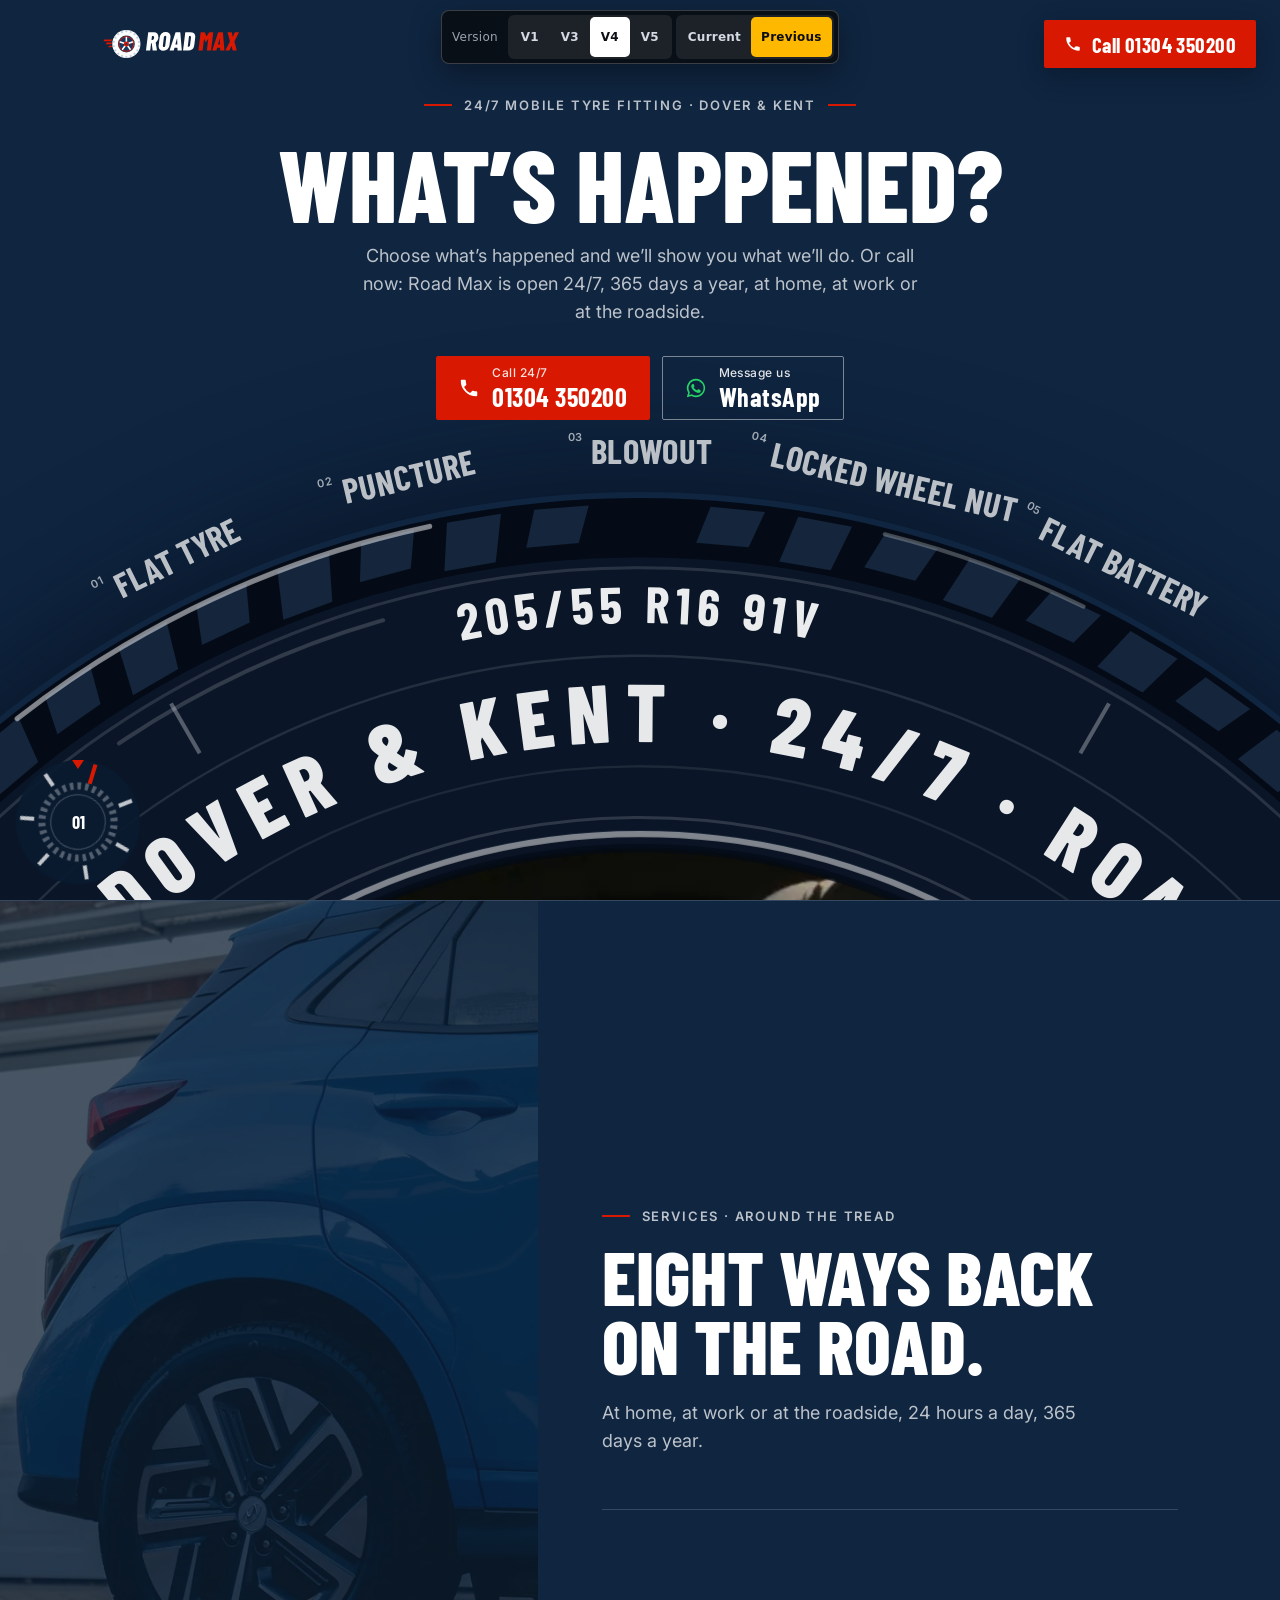
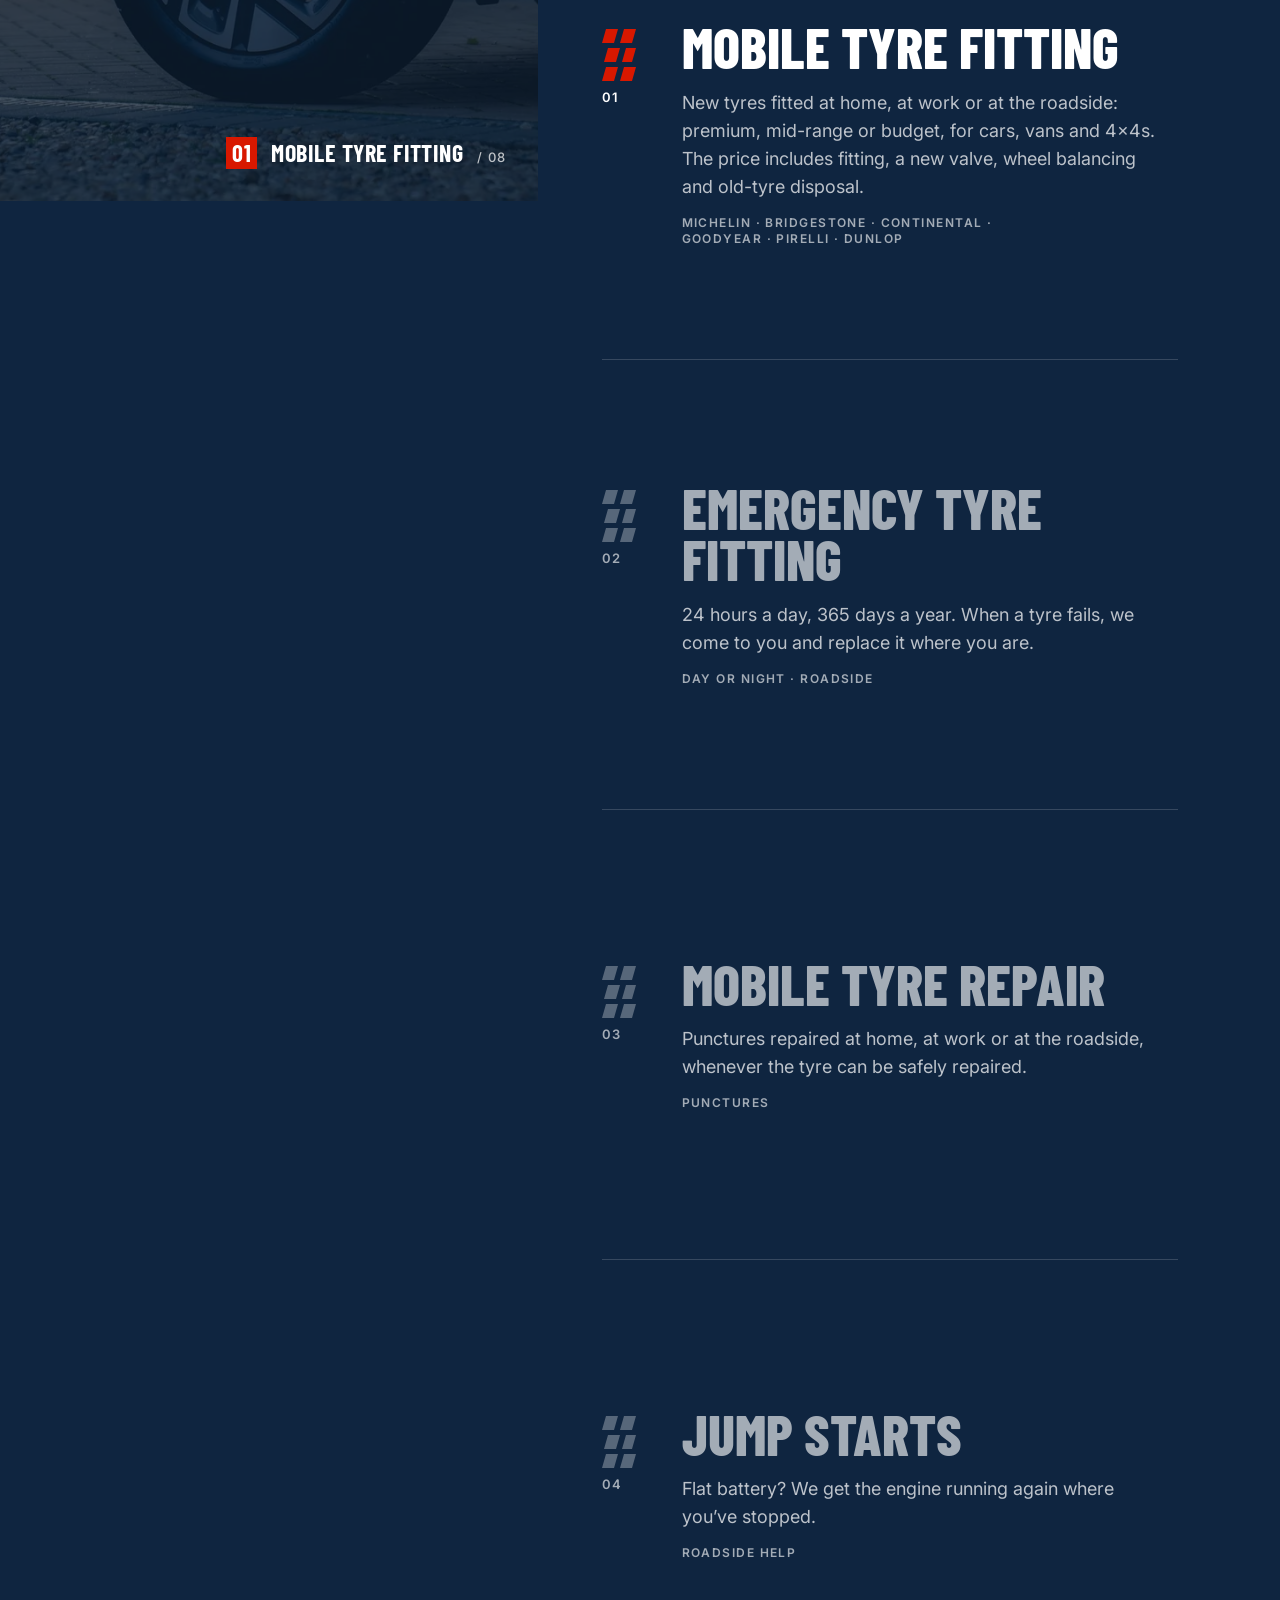
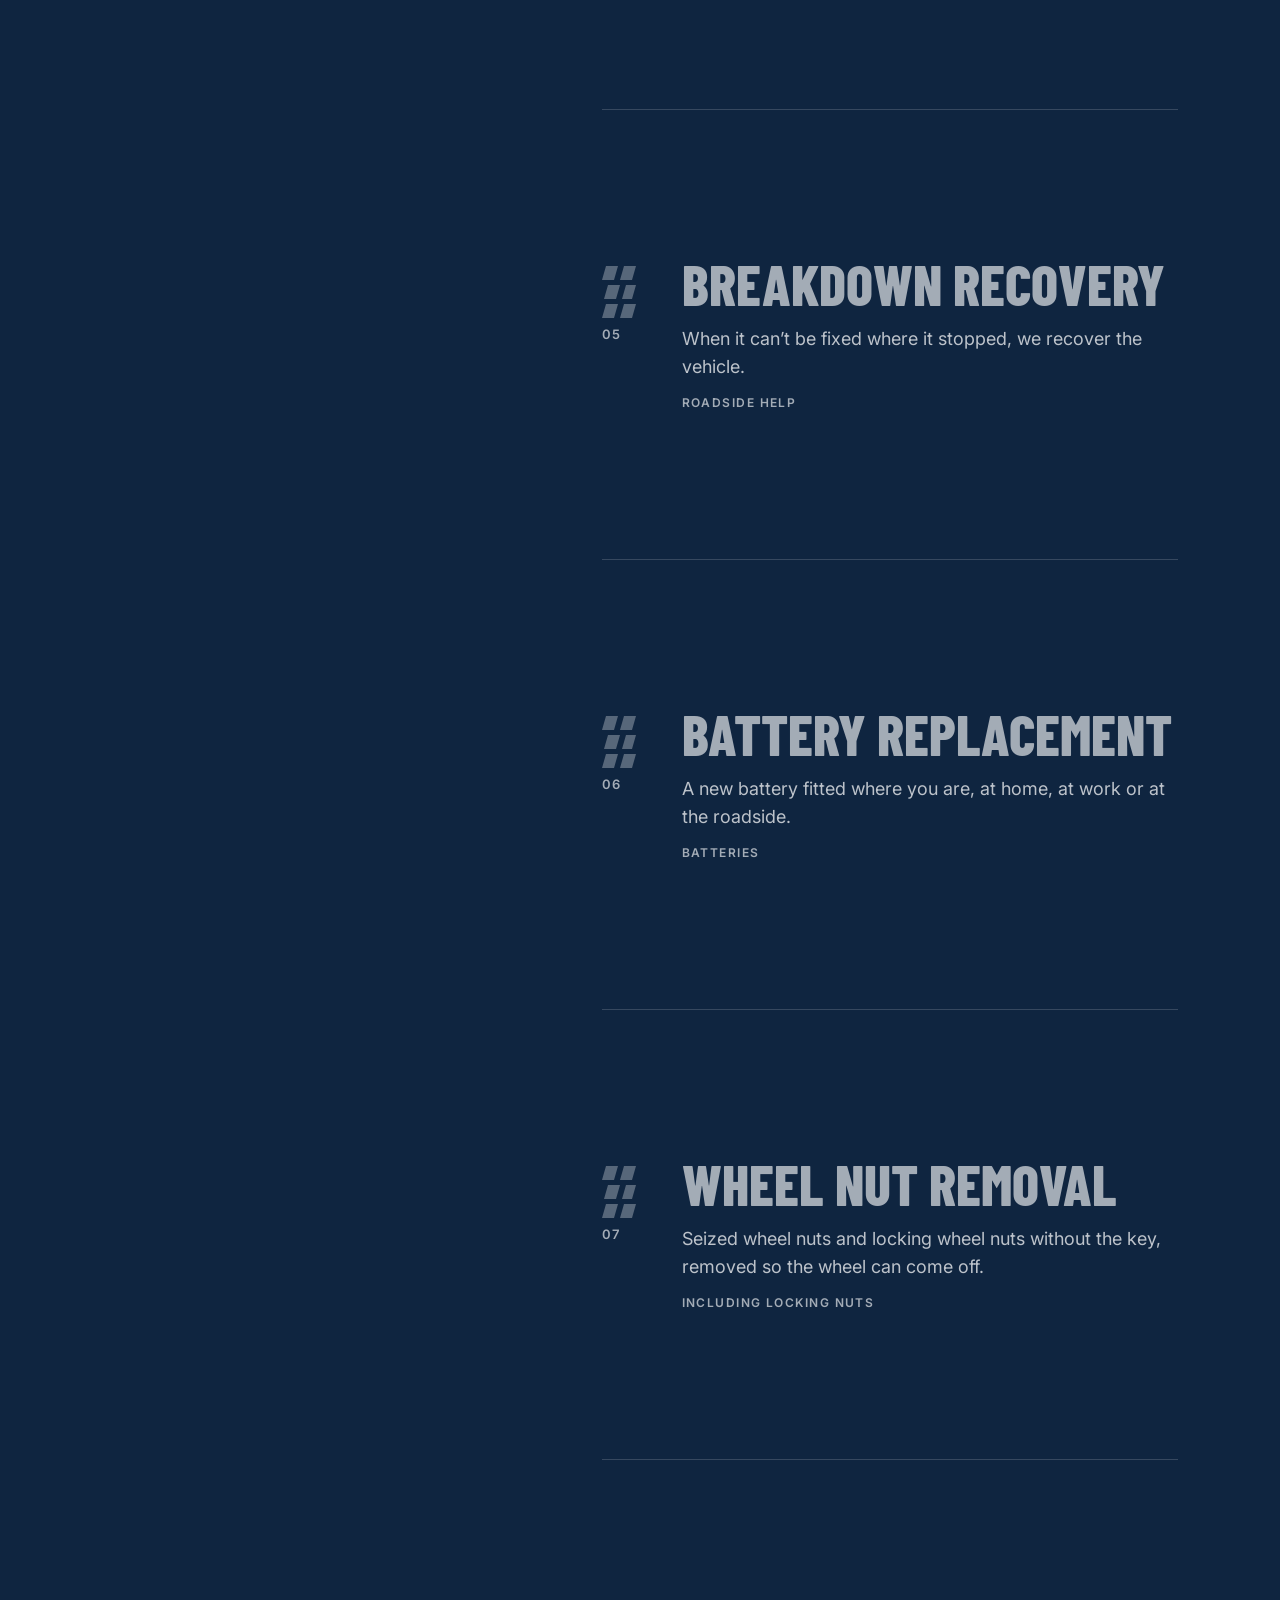
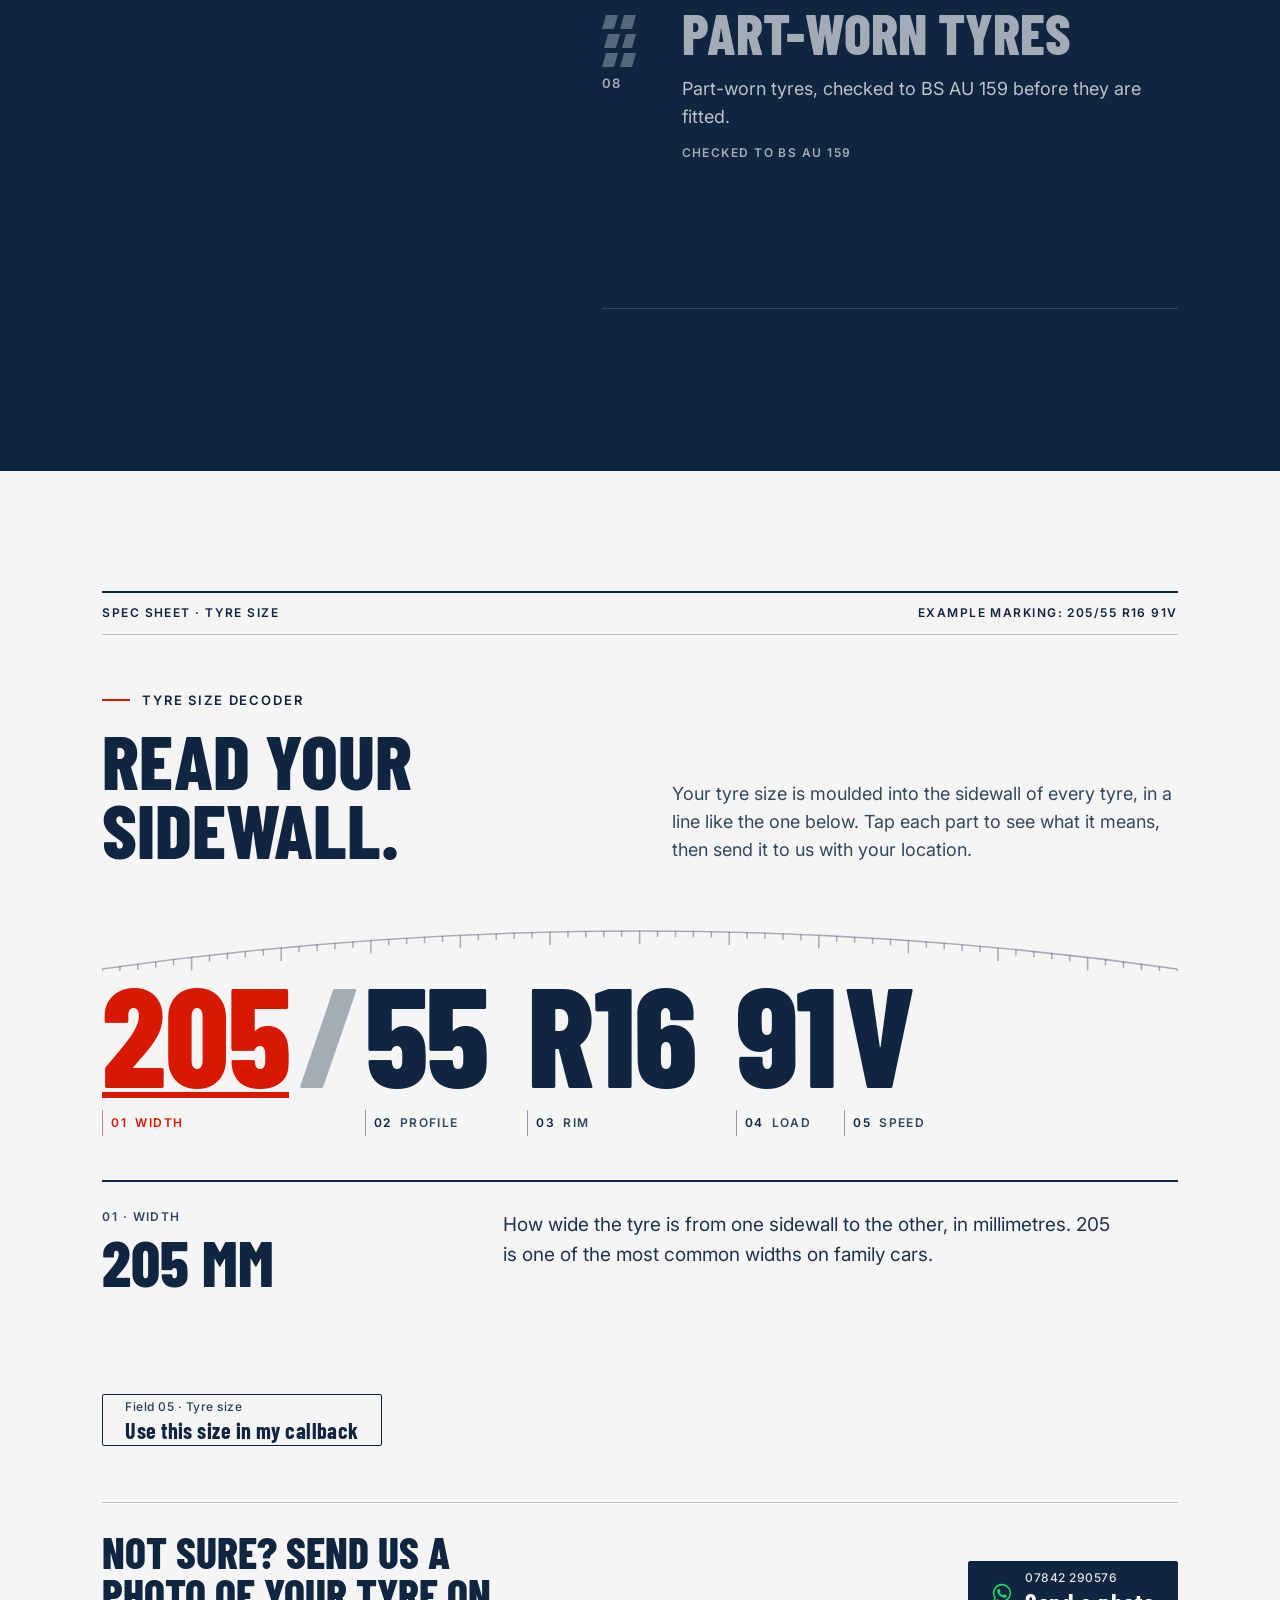
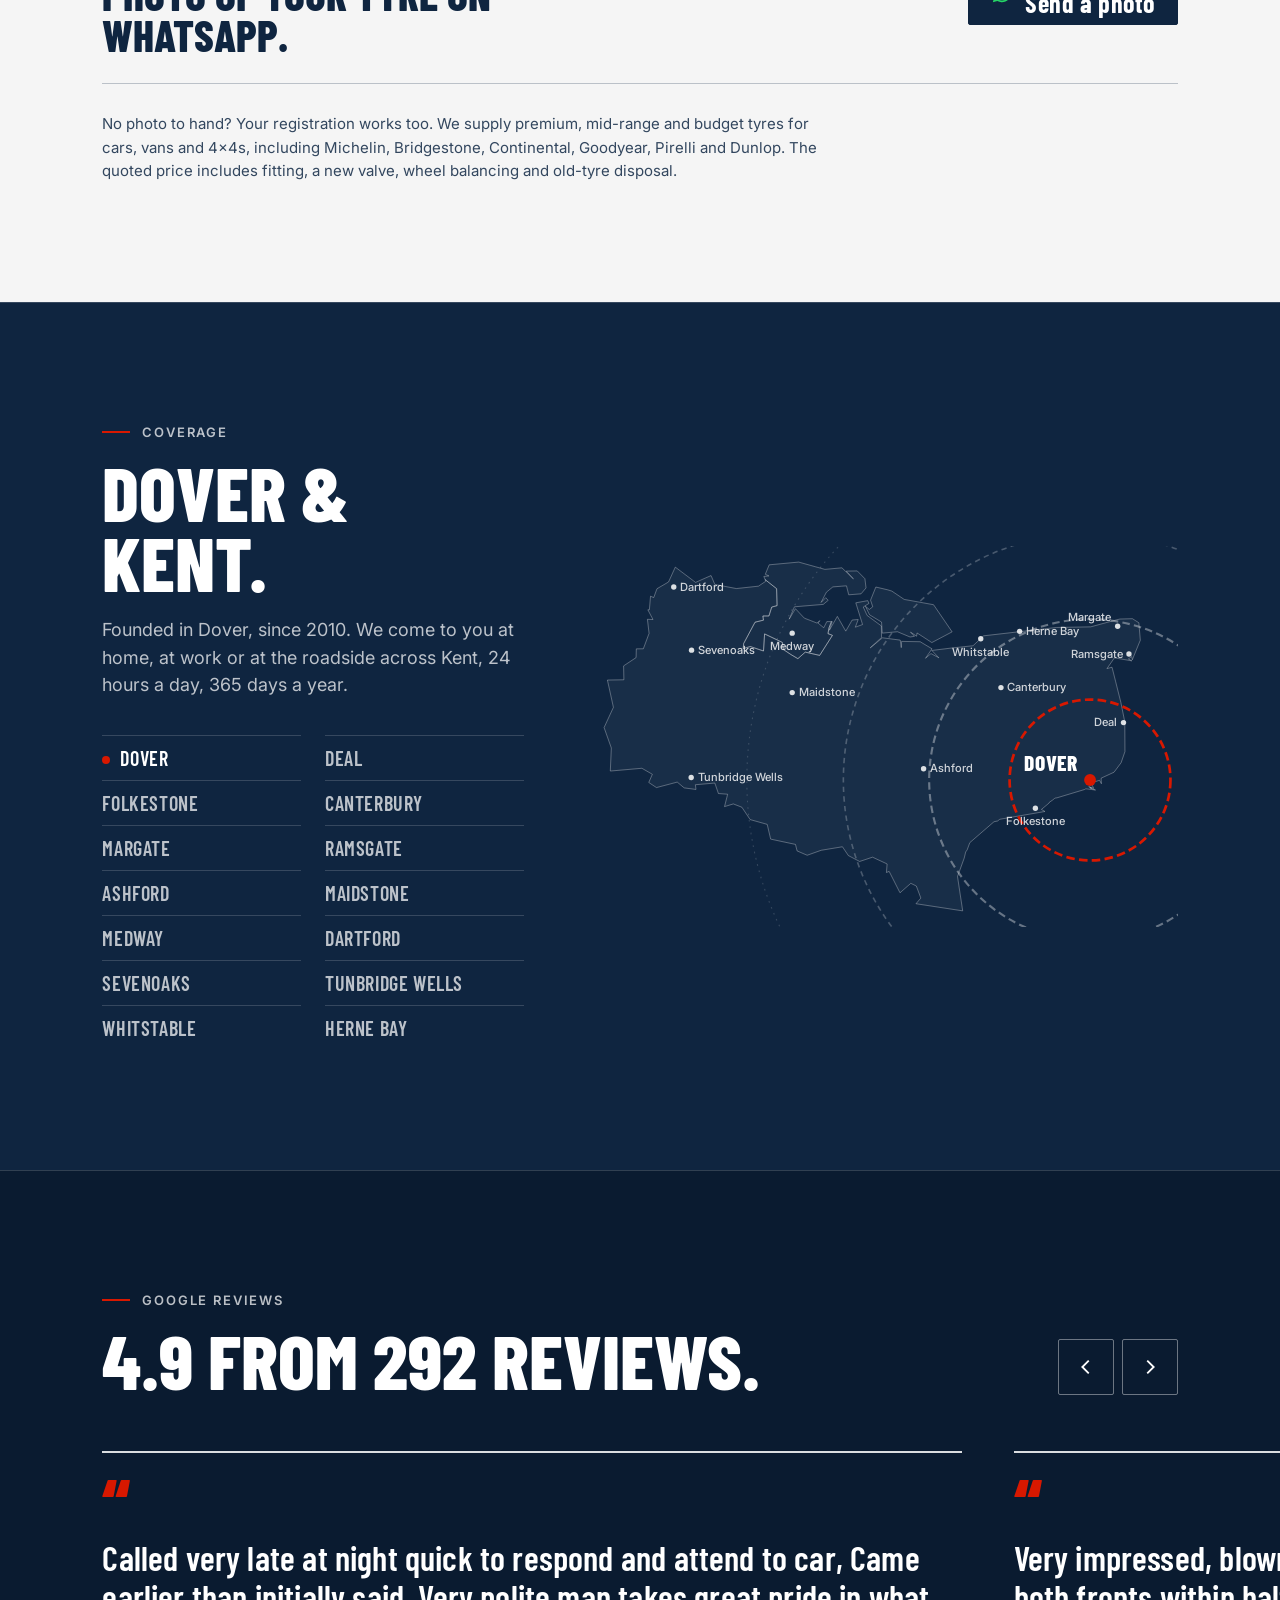
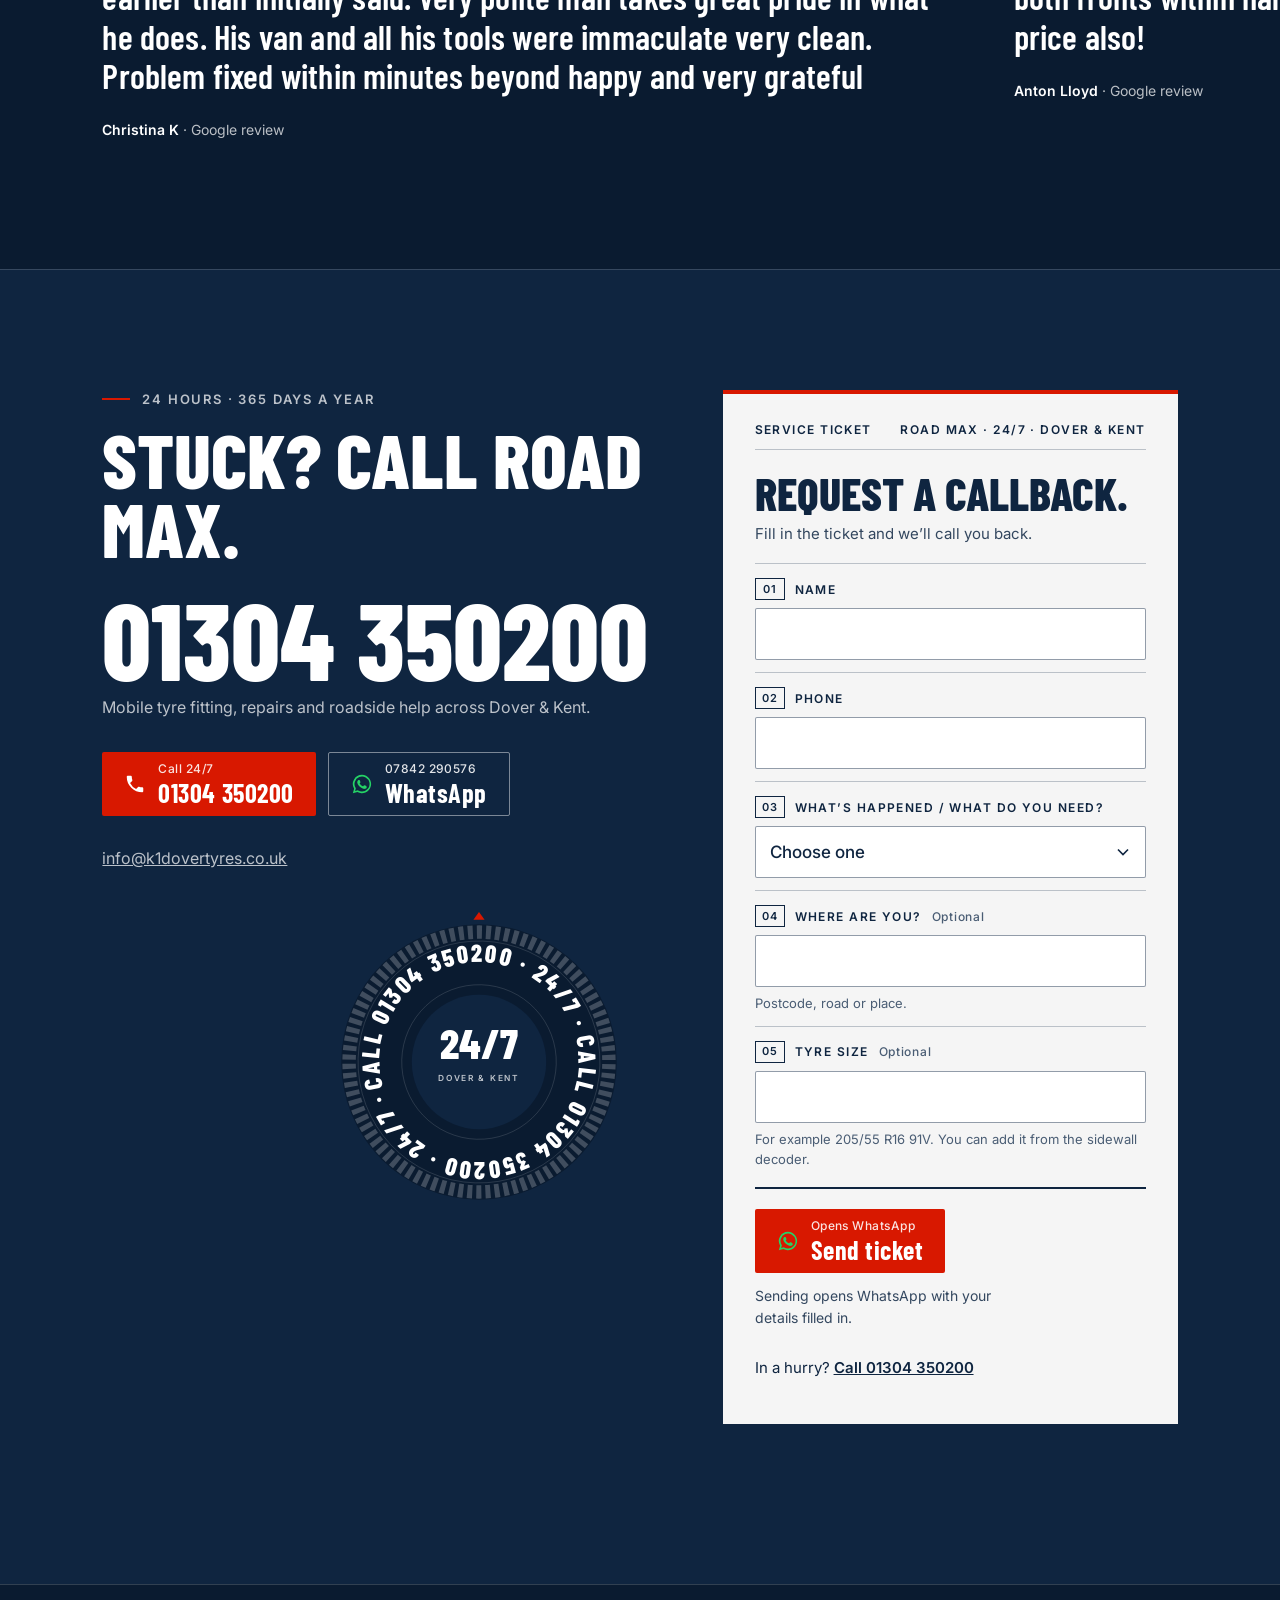
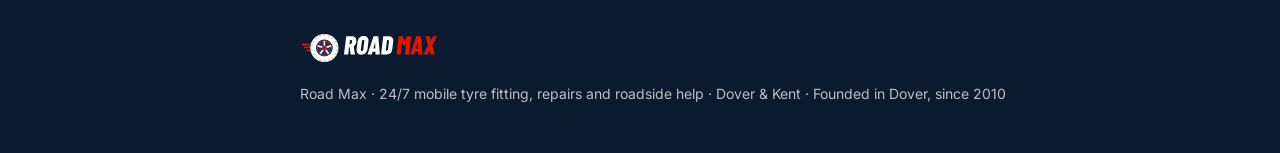
<file: versions/v4-prototype-previous.html>
<!doctype html>
<html lang="en-GB">
<head>
<meta charset="utf-8">
<meta name="viewport" content="width=device-width, initial-scale=1, viewport-fit=cover">
<title>Road Max · V4 Sidewall prototype (previous)</title>
<meta name="description" content="Road Max: 24/7 mobile tyre fitting, repairs and roadside help across Dover &amp; Kent.">
<link rel="icon" href="files/assets/images/roadmax/roadmax-favicon.svg" type="image/svg+xml">
<link rel="preconnect" href="https://fonts.googleapis.com">
<link rel="preconnect" href="https://fonts.gstatic.com" crossorigin>
<link href="https://fonts.googleapis.com/css2?family=Barlow+Condensed:wght@600;700;800&family=Inter:wght@400;500;600&display=swap" rel="stylesheet">
<style>
:root{
  --red:#D81800; --navy:#183860; --deep:#0F2540; --deeper:#0A1B30; --ink:#071426; --grey:#F5F5F5;
  --w72:rgba(255,255,255,.72); --w60:rgba(255,255,255,.62); --rule:rgba(255,255,255,.16);
  --pad:clamp(24px,8vw,128px);
  --bc:'Barlow Condensed','Arial Narrow',sans-serif; --in:'Inter',system-ui,sans-serif;
  --ease:cubic-bezier(.2,.8,.2,1);
}
*,*::before,*::after{box-sizing:border-box}
html{-webkit-text-size-adjust:100%}
body{margin:0;background:var(--deep);color:#fff;font:400 16px/1.55 var(--in);overflow-x:clip}
img{display:block;max-width:100%}
a{color:inherit}
button{font:inherit;color:inherit;background:none;border:0;padding:0;cursor:pointer}
:focus-visible{outline:2px solid #fff;outline-offset:3px}
.eyebrow{display:flex;align-items:center;gap:12px;margin:0;font:600 13px/1.4 var(--in);letter-spacing:.14em;text-transform:uppercase;color:var(--w72)}
.eyebrow::before{content:"";width:28px;height:2px;background:var(--red);flex:none}

/* ---------- top: logo top-left (scrolls away), call link pinned top-right ---------- */
.top{position:absolute;top:0;left:0;right:0;z-index:50;height:88px;display:flex;align-items:center;padding:0 var(--pad)}
.brand{display:flex;align-items:center;min-height:48px}
.logo{height:30px;width:auto}
.callfix{position:fixed;top:20px;right:24px;z-index:60;display:inline-flex;align-items:center;gap:10px;min-height:48px;padding:0 20px;background:var(--red);color:#fff;text-decoration:none;border-radius:2px;font:700 21px/1 var(--bc);letter-spacing:.02em;box-shadow:0 8px 24px rgba(4,11,22,.35)}
.callfix svg{width:18px;height:18px}
@media (hover:hover){.callfix:hover{background:#B81400}}

/* ---------- buttons ---------- */
.btn{display:inline-flex;align-items:center;gap:12px;min-height:64px;padding:0 22px;text-decoration:none;border-radius:2px;transition:background-color .2s,border-color .2s;text-align:left}
.btn svg{width:22px;height:22px;flex:none}
.btn span{display:flex;flex-direction:column;line-height:1}
.btn small{font:500 12px/1.2 var(--in);letter-spacing:.04em;opacity:.88;margin-bottom:4px}
.btn b{font:700 26px/1 var(--bc);letter-spacing:.02em;white-space:nowrap}
.btn.call{background:var(--red);color:#fff}
.btn.wa{border:1.5px solid rgba(255,255,255,.45);color:#fff}
.wa-ico{color:#25D366}
@media (hover:hover){.btn.call:hover{background:#B81400}.btn.wa:hover{border-color:#fff}}

/* ---------- hero: the horizon tyre ---------- */
.hero{position:relative;min-height:max(100vh,680px);min-height:max(100svh,680px);display:flex;flex-direction:column;overflow:clip;background:var(--deep)}
.hero-copy{position:relative;z-index:4;padding:96px var(--pad) 0;display:flex;flex-direction:column;align-items:center;text-align:center}
.hero-copy .eyebrow::after{content:"";width:28px;height:2px;background:var(--red);flex:none}
.slot{display:grid;margin:18px 0 22px;width:100%;justify-items:center}
.ans{grid-area:1/1;align-self:center;max-width:1000px}
.ans:not(.is-on){visibility:hidden}
.ans.is-in{animation:ansIn .46s var(--ease) both}
.ans.is-out{visibility:visible;animation:ansOut .22s ease-in both}
@keyframes ansIn{from{opacity:0;transform:translateY(24px)}to{opacity:1;transform:none}}
@keyframes ansOut{to{opacity:0;transform:translateY(-20px)}}
.h1{margin:0;font:800 clamp(72px,7.8vw,124px)/.88 var(--bc);text-transform:uppercase}
.lede{margin:14px auto 0;max-width:52ch;font-size:18px;color:var(--w72)}
.a-k{margin:0 0 10px;font:600 13px/1.2 var(--in);letter-spacing:.14em;text-transform:uppercase}
.a-k i{font-style:normal;color:var(--red);margin-right:8px}
.a-t{margin:0 auto;max-width:22ch;font:800 clamp(48px,4.6vw,72px)/.92 var(--bc);text-transform:uppercase}
.a-b{margin:12px auto 0;max-width:56ch;font-size:18px;color:var(--w72)}
.cta{display:flex;flex-wrap:wrap;justify-content:center;gap:12px}
.horizon{position:relative;flex:1 1 auto;min-height:300px}
.arcbox{position:absolute;inset:0}
.tyre-ghost,.tyre{--D:160vw;position:absolute;width:var(--D);height:var(--D);left:calc(50% - var(--D) / 2);top:72px}
.tyre-ghost{visibility:hidden;pointer-events:none}
.tyre-layer{position:absolute;inset:0;overflow:hidden;pointer-events:none;z-index:1}
.tyre{border-radius:50%;box-shadow:0 -30px 120px rgba(3,10,22,.5)}
.spin{position:absolute;inset:0;will-change:transform}
.spin svg,.tyre .light{position:absolute;inset:0;width:100%;height:100%;overflow:visible}
.tyre .seg{fill:rgba(255,255,255,.6);transition:fill .35s}
.tyre .seg.tech{fill:rgba(255,255,255,.92)}
.tyre .seg.on,.tyre .idx.on{fill:var(--red)}
.tyre .idx{fill:rgba(255,255,255,.75);opacity:0;transition:fill .35s,opacity .35s}
.tyre.svc .idx{opacity:1}
.light .svc-mark{opacity:var(--q,0)}
.choreo .tyre-layer{position:fixed;inset:0;z-index:3}
.choreo .tyre{left:0;top:0;transform-origin:0 0;will-change:transform}
.triage{position:absolute;inset:0;z-index:4;margin:0;padding:0;list-style:none}
.triage li{position:absolute;left:0;top:0;white-space:nowrap}
.t{position:relative;display:inline-flex;align-items:center;gap:8px;min-height:56px;padding:0 4px;font:700 clamp(28px,2.7vw,40px)/1 var(--bc);text-transform:uppercase;color:var(--w72);letter-spacing:.01em;transition:color .2s}
.t sup{font:600 11px/1 var(--in);letter-spacing:.06em;color:var(--w60);transform:translateY(-12px)}
.t::before{content:"";position:absolute;left:4px;right:4px;bottom:6px;height:3px;background:var(--red);transform:scaleX(0);transition:transform .35s var(--ease)}
.t[aria-pressed="true"]{color:#fff}
.t[aria-pressed="true"]::before{transform:scaleX(1)}
.t[aria-pressed="true"] sup{color:#fff}
@media (hover:hover){.t:hover{color:#fff}}

/* ---------- sidewall dial (desktop navigation) ---------- */
.dial-nav{position:fixed;left:16px;bottom:16px;z-index:55;display:flex;align-items:center;gap:6px}
.dn{position:relative;width:124px;height:124px;border-radius:50%;background:rgba(10,27,48,.94)}
.dn-ring{position:absolute;inset:0;will-change:transform}
.dn-ring svg{position:absolute;inset:18px;width:88px;height:88px}
.dn-t{position:absolute;left:44px;top:44px;width:36px;height:36px;transform:rotate(var(--a)) translateY(-44px)}
.dn-t i{position:absolute;left:16px;top:4px;width:4px;height:14px;background:rgba(255,255,255,.75);transition:background-color .3s,height .3s}
.dn-t[aria-current="true"] i{background:var(--red);height:20px;top:2px}
@media (hover:hover){.dn-t:hover i{background:#fff}}
.dn-ptr{position:absolute;left:56px;top:0;width:0;height:0;border:6px solid transparent;border-top:9px solid var(--red)}
.dn-hub{position:absolute;left:42px;top:42px;width:40px;height:40px;display:grid;place-items:center;font:700 18px/1 var(--bc);pointer-events:none}
.dn-lab{margin:0;padding:8px 12px;background:rgba(10,27,48,.92);font:600 12px/1 var(--in);letter-spacing:.12em;text-transform:uppercase;color:#fff;border-radius:2px}

/* ---------- services ---------- */
.svc{position:relative;background:var(--deep);border-top:1px solid var(--rule)}
.svc-grid{display:grid;grid-template-columns:42% 1fr}
.stage-sticky{position:sticky;top:0;height:100vh;overflow:hidden;background:var(--ink)}
.stage-sticky img{position:absolute;inset:0;width:100%;height:100%;object-fit:cover;opacity:0;transition:opacity .7s}
.stage-sticky img.on{opacity:1}
.stage-sticky::after{content:"";position:absolute;inset:0;background:rgba(10,27,48,.74)}
.stage-cap{position:absolute;z-index:2;right:32px;bottom:32px;justify-content:flex-end;margin:0;display:flex;align-items:baseline;gap:14px;font:700 24px/1 var(--bc);text-transform:uppercase;letter-spacing:.02em}
.stage-cap .n{color:#fff;background:var(--red);padding:4px 6px}
.stage-cap .of{font:500 13px/1 var(--in);color:var(--w72);letter-spacing:.08em}
.svc-list{padding:34vh var(--pad) 18vh 64px}
.sec-head{max-width:640px;margin-bottom:6vh}
.h2{margin:16px 0 0;font:800 clamp(52px,6vw,96px)/.9 var(--bc);text-transform:uppercase}
.sec-p{margin:20px 0 0;font-size:18px;color:var(--w72);max-width:46ch}
.rail-top{display:none}
.rows{list-style:none;margin:0;padding:0}
.row{min-height:50vh;display:grid;grid-template-columns:72px 1fr;align-content:center;column-gap:8px;border-top:1px solid var(--rule);padding:40px 0}
.row:last-child{border-bottom:1px solid var(--rule)}
.mark{grid-row:1/5;display:flex;flex-direction:column;gap:10px;padding-top:8px}
.mark svg{width:34px;height:52px}
.mark svg{fill:rgba(255,255,255,.3);transition:fill .35s}
.mark b{font:600 13px/1 var(--in);letter-spacing:.08em;color:var(--w60);transition:color .35s}
.row h3{margin:0;font:800 clamp(44px,4.4vw,72px)/.92 var(--bc);text-transform:uppercase;color:var(--w60);transition:color .35s}
.row p{margin:16px 0 0;max-width:44ch;font-size:18px;color:var(--w72)}
.row .tag{margin-top:14px;font:600 12px/1.4 var(--in);letter-spacing:.12em;text-transform:uppercase;color:var(--w60)}
.row-img{display:none}
.row.on h3{color:#fff}
.row.on .mark svg{fill:var(--red)}
.row.on .mark b{color:#fff}

/* ---------- sidewall decoder (light spec sheet) ---------- */
.spec{background:var(--grey);color:var(--deep);padding:120px var(--pad)}
.spec .eyebrow{color:var(--deep)}
.spec-meta{display:flex;flex-wrap:wrap;justify-content:space-between;gap:8px 24px;border-top:2px solid var(--deep);border-bottom:1px solid rgba(15,37,64,.25);padding:12px 0;margin-bottom:56px;font:600 12px/1.4 var(--in);letter-spacing:.12em;text-transform:uppercase}
.spec-head{display:grid;grid-template-columns:1fr 1fr;gap:24px 64px;align-items:end;margin-bottom:48px}
.spec .sec-p{color:#33475f;margin:0}
.spec-arc{display:block;width:100%;height:60px}
.code{display:flex;flex-wrap:wrap;align-items:flex-start;font:800 clamp(64px,11vw,184px)/.86 var(--bc);letter-spacing:-.01em}
.part{position:relative;display:flex;flex-direction:column;align-items:flex-start;padding:0 .06em 0 0;color:var(--deep);font:inherit;letter-spacing:inherit;transition:color .25s}
.part .g{position:relative;display:block}
.part .g::after{content:"";position:absolute;left:0;right:0;bottom:-.04em;height:.045em;background:var(--red);transform:scaleX(0);transform-origin:left;transition:transform .35s var(--ease)}
.part .lbl{display:flex;align-items:center;gap:8px;margin-top:18px;font:600 12px/1 var(--in);letter-spacing:.12em;text-transform:uppercase;color:#33475f;white-space:nowrap}
.part .lbl::before{content:"";width:1px;height:26px;background:currentColor;opacity:.5}
.part .lbl i{font-style:normal;color:var(--deep)}
.part[aria-pressed="true"]{color:var(--red)}
.part[aria-pressed="true"] .g::after{transform:scaleX(1)}
.part[aria-pressed="true"] .lbl,.part[aria-pressed="true"] .lbl i{color:var(--red)}
.code .sp{width:.22em}
.code .sl{color:rgba(15,37,64,.35);padding-right:.04em}
@media (hover:hover){.part:hover{color:var(--red)}}
.explain{display:grid;grid-template-columns:minmax(220px,1fr) 2fr;gap:20px 64px;margin-top:44px;padding-top:28px;border-top:2px solid var(--deep);min-height:190px;align-content:start}
.ex-k{margin:0 0 8px;font:600 12px/1.2 var(--in);letter-spacing:.12em;text-transform:uppercase;color:#33475f}
.ex-v{margin:0;font:800 clamp(48px,5vw,80px)/.9 var(--bc);text-transform:uppercase}
.ex-t{margin:0;font-size:19px;line-height:1.55;max-width:52ch;color:#1d324d}
.ex-swap{animation:ansIn .4s var(--ease) both}
.photo-cta{display:flex;flex-wrap:wrap;align-items:center;justify-content:space-between;gap:16px 40px;margin-top:56px;padding:28px 0;border-top:1px solid rgba(15,37,64,.25);border-bottom:1px solid rgba(15,37,64,.25)}
.photo-cta p{margin:0;font:800 clamp(30px,3.4vw,52px)/.95 var(--bc);text-transform:uppercase;max-width:22ch}
.photo-cta .btn.wa{background:var(--deep);border-color:var(--deep)}
.brands{margin:28px 0 0;font-size:15px;color:#33475f;max-width:80ch}

/* ---------- coverage ---------- */
.cov{background:var(--deep);padding:120px var(--pad);display:grid;grid-template-columns:5fr 7fr;gap:48px 64px;align-items:center;border-top:1px solid var(--rule)}
.towns{list-style:none;margin:36px 0 0;padding:0;display:grid;grid-template-columns:1fr 1fr;column-gap:24px}
.towns li{border-top:1px solid var(--rule);padding:10px 0;font:600 20px/1.2 var(--bc);text-transform:uppercase;letter-spacing:.03em;color:var(--w72)}
.towns li:first-child{color:#fff}
.towns li:first-child::before{content:"";display:inline-block;width:8px;height:8px;border-radius:50%;background:var(--red);margin-right:10px;vertical-align:2px}
.map{width:100%;height:auto;display:block}
.map .ring{transform-box:view-box;transform-origin:936.2px 436.4px}
.js .map .ring{transform:scale(.12);opacity:0;transition:transform 1.5s var(--ease),opacity .6s}
.js .map.in .ring{transform:none;opacity:1}
.map .lab{font:500 21px var(--in);fill:rgba(255,255,255,.8)}
.map .dover{font:800 40px var(--bc);fill:#fff;letter-spacing:.04em}

/* ---------- reviews ---------- */
.rev{background:var(--deeper);padding:120px 0;border-top:1px solid var(--rule)}
.rev-head{display:flex;flex-wrap:wrap;align-items:flex-end;justify-content:space-between;gap:24px;padding:0 var(--pad);margin-bottom:56px}
.rev-nav{display:flex;gap:8px}
.rev-nav button{width:56px;height:56px;border:1.5px solid rgba(255,255,255,.4);border-radius:2px;display:grid;place-items:center}
.rev-nav svg{width:22px;height:22px}
@media (hover:hover){.rev-nav button:hover{border-color:#fff}}
.rail{display:flex;gap:clamp(24px,4vw,64px);overflow-x:auto;scroll-snap-type:x mandatory;scroll-padding:0 var(--pad);padding:0 var(--pad) 8px;scrollbar-width:none;cursor:grab;overscroll-behavior-x:contain}
.rail::-webkit-scrollbar{display:none}
.rail.drag{scroll-snap-type:none;cursor:grabbing;user-select:none}
.q{flex:0 0 min(860px,70vw);scroll-snap-align:start;margin:0;border-top:2px solid rgba(255,255,255,.85);padding-top:28px}
.q blockquote{margin:0;font:600 clamp(28px,2.7vw,42px)/1.14 var(--bc);letter-spacing:.005em}
.q blockquote::before{content:"\201C";display:block;font:800 72px/.6 var(--bc);color:var(--red);margin-bottom:14px}
.q figcaption{margin-top:24px;font-size:14px;color:var(--w72)}
.q figcaption b{color:#fff;font-weight:600}
.q:last-child{margin-right:var(--pad)}

/* ---------- contact ---------- */
.contact{background:var(--deep);padding:120px var(--pad) 160px;display:grid;grid-template-columns:1.1fr .9fr;gap:48px 64px;align-items:center;border-top:1px solid var(--rule)}
.big-num{display:inline-block;margin:28px 0 8px;font:800 clamp(64px,8.4vw,136px)/.9 var(--bc);text-decoration:none;white-space:nowrap}
.c-sub{margin:0;font-size:16px;color:var(--w72)}
.c-links{display:flex;flex-wrap:wrap;gap:12px;margin-top:32px}
.c-mail{display:inline-block;margin-top:18px;color:var(--w72);font-size:16px;min-height:48px;line-height:48px}
.cdial{width:100%;max-width:280px;margin:40px 40px 0 auto;aspect-ratio:1}
.contact{align-items:start}
.ticket{background:var(--grey);color:var(--deep);padding:28px 32px 32px;border-top:4px solid var(--red)}
.tk-meta{display:flex;flex-wrap:wrap;justify-content:space-between;gap:6px 20px;border-bottom:1px solid rgba(15,37,64,.25);padding-bottom:10px;font:600 12px/1.4 var(--in);letter-spacing:.12em;text-transform:uppercase}
.tk-t{margin:22px 0 0;font:800 clamp(40px,3.6vw,56px)/.92 var(--bc);text-transform:uppercase}
.tk-p{margin:8px 0 18px;color:#33475f;font-size:15px}
.fld{border-top:1px solid rgba(15,37,64,.25);padding:14px 0 12px}
.fld label{display:flex;align-items:center;gap:10px;margin-bottom:8px;font:600 12px/1.3 var(--in);letter-spacing:.12em;text-transform:uppercase}
.fld label i{font-style:normal;display:inline-grid;place-items:center;min-width:30px;height:22px;padding:0 4px;border:1px solid var(--deep);font-size:11px;letter-spacing:.06em;transition:background-color .12s,color .12s,border-color .12s}
.fld label em{font-style:normal;font-weight:500;letter-spacing:.06em;text-transform:none;color:#4a5d74}
.fld.lit label i{background:var(--red);border-color:var(--red);color:#fff}
.fld input,.fld select{display:block;width:100%;min-height:52px;padding:0 14px;font:500 17px/1.2 var(--in);color:var(--deep);background-color:#fff;border:1.5px solid rgba(15,37,64,.45);border-radius:2px;-webkit-appearance:none;appearance:none}
.fld select{background-image:url("data:image/svg+xml,%3Csvg xmlns='http://www.w3.org/2000/svg' viewBox='0 0 24 24'%3E%3Cpath d='M6 9l6 6 6-6' fill='none' stroke='%230F2540' stroke-width='2'/%3E%3C/svg%3E");background-repeat:no-repeat;background-position:right 12px center;background-size:20px;padding-right:44px}
.fld input:focus-visible,.fld select:focus-visible{outline:3px solid var(--deep);outline-offset:2px;border-color:var(--deep)}
.fld [aria-invalid="true"]{border-color:var(--red);border-width:2px}
.err{margin:8px 0 0;color:#B81400;font:600 14px/1.4 var(--in)}
.err::before{content:"Error: "}
.hint{margin:6px 0 0;color:#4a5d74;font-size:13px}
.tk-send{display:flex;flex-wrap:wrap;align-items:center;gap:12px 20px;border-top:2px solid var(--deep);padding-top:20px;margin-top:6px}
.tk-note{margin:0;font-size:14px;color:#33475f;max-width:28ch}
.tk-alt{margin:16px 0 0;font-size:15px}
.tk-alt a{font-weight:600;color:var(--deep);display:inline-block;min-height:48px;line-height:48px}
.size-use{display:flex;flex-wrap:wrap;align-items:center;gap:8px 16px;margin-top:24px}
.size-use .btn{border:1.5px solid var(--deep);color:var(--deep);min-height:52px}
.size-use .btn b{font-size:22px}
.size-note{margin:0;font-size:14px;color:#33475f}
.size-note a{color:var(--deep);font-weight:600}
.cdial svg{width:100%;height:100%;overflow:visible}
.cdial .dt{font:800 44px var(--bc);fill:#fff;letter-spacing:4px}
.cdial-spin{transform-box:view-box;transform-origin:250px 250px}

.ft{background:var(--deeper);padding:48px var(--pad) 48px 300px;display:flex;flex-wrap:wrap;gap:20px 48px;align-items:center;justify-content:space-between;border-top:1px solid var(--rule);font-size:14px;color:var(--w72)}
.ft p{margin:0}
.thumb{display:none}

/* ---------- phones ---------- */
@media (max-width:859px){
  :root{--pad:16px}
  .top{position:sticky;height:56px;background:var(--deep);border-bottom:1px solid var(--rule);justify-content:space-between;padding-right:4px}
  .logo{height:26px}
  .callfix{position:static;width:48px;height:48px;min-height:48px;padding:0;justify-content:center;box-shadow:none}
  .callfix .cl{position:absolute;width:1px;height:1px;overflow:hidden;clip:rect(0 0 0 0)}
  .callfix svg{width:20px;height:20px}
  .dial-nav{display:none}
  .hero{min-height:calc(100svh - 56px);min-height:max(calc(100svh - 56px),560px)}
  .hero-copy{padding:14px var(--pad) 0;align-items:stretch;text-align:left}
  .hero-copy .eyebrow{font-size:12px}
  .hero-copy .eyebrow::after{display:none}
  .slot{margin:10px 0 14px;justify-items:start}
  .ans{align-self:start}
  .h1{font-size:52px;line-height:.92}
  .lede{margin:12px 0 0;font-size:15px;max-width:34ch}
  .eb-long{display:none}
  .a-k{font-size:12px;margin-bottom:8px}
  .a-t{margin:0;font-size:31px;line-height:.95;max-width:none}
  .a-b{margin:8px 0 0;font-size:14px;line-height:1.42}
  .cta{flex-wrap:nowrap;gap:8px;justify-content:stretch}
  .btn{min-height:58px;padding:0 14px;gap:10px}
  .btn svg{width:20px;height:20px}
  .btn small{font-size:11px;margin-bottom:3px}
  .btn b{font-size:22px}
  .cta .call{flex:1.7 1 0}
  .cta .wa{flex:1 1 0}
  .horizon{display:flex;flex-direction:column;min-height:0}
  .triage{position:static;display:grid;grid-template-columns:1fr 1fr;column-gap:16px;padding:12px var(--pad) 0}
  .triage li{position:static;transform:none!important}
  .t{width:100%;min-height:56px;padding:0;font-size:23px;border-top:1px solid rgba(255,255,255,.2);justify-content:flex-start}
  .t::before{left:0;right:0;bottom:8px}
  .t sup{transform:none;font-size:10px}
  .arcbox{position:relative;inset:auto;flex:1 1 auto;min-height:128px;overflow:hidden}
  .tyre{--D:220vw;top:14px;clip-path:circle(50%);pointer-events:auto;touch-action:pan-y}
  .tyre-ghost{display:none}

  .svc-grid{display:block}
  .svc-stage{display:none}
  .svc-list{padding:72px 0 64px}
  .sec-head{padding:0 var(--pad);margin-bottom:28px}
  .h2{font-size:clamp(46px,13vw,60px)}
  .sec-p{font-size:16px}
  .rail-top{display:flex;align-items:center;justify-content:space-between;padding:0 var(--pad);margin-bottom:14px;font:600 12px/1 var(--in);letter-spacing:.12em;text-transform:uppercase;color:var(--w72)}
  .rail-top .ind{display:flex;align-items:center;gap:12px}
  .rail-top .ind b{font:700 20px/1 var(--bc);color:#fff;letter-spacing:.02em}
  .mini{width:56px;height:56px}
  .mini-spin{transform-box:view-box;transform-origin:50px 50px}
  .rows{display:flex;gap:12px;overflow-x:auto;scroll-snap-type:x mandatory;scroll-padding:0 var(--pad);padding:0 var(--pad) 4px;scrollbar-width:none;overscroll-behavior-x:contain}
  .rows::-webkit-scrollbar{display:none}
  .row{flex:0 0 84%;min-height:0;scroll-snap-align:start;display:block;padding:0 0 22px;border:0;border-top:2px solid rgba(255,255,255,.85);background:var(--deeper)}
  .row:last-child{border-bottom:0;margin-right:var(--pad)}
  .row-img{display:block;width:100%;height:auto;aspect-ratio:4/3;object-fit:cover}
  .mark{flex-direction:row;align-items:center;padding:18px 18px 0}
  .mark svg{width:20px;height:30px}
  .row h3{padding:12px 18px 0;font-size:36px;color:#fff}
  .row p{padding:0 18px;margin-top:10px;font-size:15px}
  .row .tag{padding:0 18px}

  .spec{padding:72px var(--pad)}
  .spec-meta{margin-bottom:32px}
  .spec-head{grid-template-columns:1fr;margin-bottom:24px}
  .spec-arc{height:36px}
  .code{font-size:clamp(64px,21vw,96px);row-gap:6px}
  .code .brk{flex-basis:100%;height:0}
  .part{min-height:48px}
  .part .lbl{margin-top:12px;font-size:11px}
  .part .lbl::before{height:18px}
  .explain{grid-template-columns:1fr;gap:12px;margin-top:28px;min-height:250px}
  .ex-t{font-size:16px}
  .photo-cta{margin-top:36px}
  .photo-cta .btn{width:100%}

  .cov{grid-template-columns:1fr;padding:72px var(--pad)}
  .map .lab{display:none}
  .towns li{font-size:18px}

  .rev{padding:72px 0}
  .rev-head{margin-bottom:32px}
  .rev-nav{display:none}
  .q{flex-basis:86%}
  .q blockquote{font-size:26px}

  .contact{grid-template-columns:1fr;padding:72px var(--pad)}
  .big-num{font-size:clamp(52px,15.5vw,72px)}
  .c-links .btn{flex:1 1 auto}
  .cdial{max-width:240px;margin:32px auto 0}
  .ticket{padding:22px 16px 24px;margin:0 calc(var(--pad) * -1) 24px}
  .tk-btn{width:100%;justify-content:center}
  .tk-note{max-width:none}
  .size-use .btn{width:100%}

  .ft{padding:40px var(--pad) 110px}
  .thumb{display:flex;position:fixed;left:0;right:0;bottom:0;z-index:60;gap:1px;background:var(--deeper);padding-bottom:env(safe-area-inset-bottom);transform:translateY(110%);transition:transform .35s var(--ease)}
  .thumb.show{transform:none}
  .thumb a{display:flex;align-items:center;justify-content:center;gap:10px;min-height:64px;text-decoration:none;color:#fff}
  .thumb .tb-call{flex:1.7 1 0;background:var(--red)}
  .thumb .tb-wa{flex:1 1 0;background:var(--navy)}
  .thumb svg{width:20px;height:20px;flex:none}
  .thumb span{display:flex;flex-direction:column;line-height:1}
  .thumb small{font:500 11px/1.2 var(--in);opacity:.88;margin-bottom:3px}
  .thumb b{font:700 22px/1 var(--bc);letter-spacing:.02em;white-space:nowrap}
}
@media (max-width:374px){
  .btn{padding:0 12px;gap:8px}
  .btn b{font-size:21px}
  .t{font-size:22px}
}
@media (prefers-reduced-motion:reduce){
  *,*::before,*::after{animation:none!important;transition:none!important;scroll-behavior:auto!important}
  .js .map .ring{transform:none;opacity:1}
}
</style>
</head>
<body>
<script>document.documentElement.classList.add('js')</script>
<svg width="0" height="0" style="position:absolute" aria-hidden="true">
  <symbol id="i-phone" viewBox="0 0 24 24"><path fill="currentColor" d="M6.6 10.8a15.1 15.1 0 0 0 6.6 6.6l2.2-2.2c.3-.3.7-.4 1-.2 1.1.4 2.3.6 3.6.6.6 0 1 .4 1 1V20c0 .6-.4 1-1 1A17 17 0 0 1 3 4c0-.6.4-1 1-1h3.5c.6 0 1 .4 1 1 0 1.3.2 2.5.6 3.6.1.3 0 .7-.2 1z"/></symbol>
  <symbol id="i-wa" viewBox="0 0 24 24"><path fill="currentColor" d="M12 2a10 10 0 0 0-8.6 15.1L2 22l5-1.3A10 10 0 1 0 12 2zm0 18.2a8.2 8.2 0 0 1-4.2-1.2l-.3-.2-3 .8.8-2.9-.2-.3A8.2 8.2 0 1 1 12 20.2zm4.5-6.1c-.2-.1-1.5-.7-1.7-.8-.2-.1-.4-.1-.6.1l-.8 1c-.1.2-.3.2-.5.1a6.7 6.7 0 0 1-3.3-2.9c-.3-.4.3-.4.7-1.4.1-.2 0-.3 0-.4l-.8-1.8c-.2-.5-.4-.4-.6-.4h-.5a1 1 0 0 0-.7.3 3 3 0 0 0-.9 2.2c0 1.3.9 2.5 1 2.7.1.2 1.8 2.8 4.4 3.9 1.6.7 2.3.8 3.1.6.5-.1 1.5-.6 1.7-1.2.2-.6.2-1.1.2-1.2-.1-.2-.3-.2-.5-.3z"/></symbol>
  <symbol id="i-tread" viewBox="0 0 34 52"><path d="M4 0h12l-4 14H0zM22 0h12l-4 14H18zM6 19h12l-4 14H2zM24 19h10l-4 14H20zM4 38h12l-4 14H0zM22 38h12l-4 14H18z"/></symbol>
</svg>

<header class="top">
  <a class="brand" href="#top" aria-label="Road Max, back to top"><img data-rm-logo="v4" class="logo" src="files/assets/images/roadmax/roadmax-logo-compact-white.svg" alt="Road Max"></a>
  <a class="callfix" href="tel:01304350200"><svg aria-hidden="true"><use href="#i-phone"/></svg><span class="cl">Call 01304 350200</span></a>
</header>

<main>
<!-- ================= HERO: the horizon tyre ================= -->
<section class="hero" id="top" aria-labelledby="h1">
  <div class="hero-copy">
    <p class="eyebrow"><span>24/7<span class="eb-long"> mobile tyre fitting</span> · Dover &amp; Kent</span></p>
    <div class="slot" aria-live="polite">
      <div class="ans is-on" data-a="q">
        <h1 class="h1" id="h1">What’s happened?</h1>
        <p class="lede"><span class="eb-long">Choose what’s happened and we’ll show you what we’ll do. Or call now: </span>Road Max is open 24/7, 365 days a year, at home, at work or at the roadside.</p>
      </div>
      <div class="ans" data-a="0"><p class="a-k"><i>01</i>Flat tyre</p><p class="a-t">Flat tyre? We come to you.</p><p class="a-b">At home, at work or at the roadside. We check it where you are, then repair it or fit a new tyre: premium, mid-range or budget.</p></div>
      <div class="ans" data-a="1"><p class="a-k"><i>02</i>Puncture</p><p class="a-t">Puncture? Repaired where you are.</p><p class="a-b">Mobile tyre repair, 24/7. If the tyre can’t be safely repaired, we fit a new one where you are.</p></div>
      <div class="ans" data-a="2"><p class="a-k"><i>03</i>Blowout</p><p class="a-t">Blowout? Get safe. We’ll bring the tyre.</p><p class="a-b">Emergency tyre fitting, 365 days a year. We replace it where you are, or recover the vehicle if it can’t be fixed there.</p></div>
      <div class="ans" data-a="3"><p class="a-k"><i>04</i>Locked wheel nut</p><p class="a-t">No locking key? We’ll get it off.</p><p class="a-b">Wheel nut removal, including locking wheel nuts, so the wheel can come off and the tyre can be repaired or replaced.</p></div>
      <div class="ans" data-a="4"><p class="a-k"><i>05</i>Flat battery</p><p class="a-t">Flat battery? Jump start or a new one.</p><p class="a-b">Jump starts and battery replacement where you’ve stopped: at home, at work or at the roadside.</p></div>
    </div>
    <div class="cta" id="heroCta">
      <a class="btn call" href="tel:01304350200"><svg aria-hidden="true"><use href="#i-phone"/></svg><span><small>Call 24/7</small><b>01304 350200</b></span></a>
      <a class="btn wa" id="heroWa" href="https://wa.me/447842290576" target="_blank" rel="noopener"><svg class="wa-ico" aria-hidden="true"><use href="#i-wa"/></svg><span><small id="waNote">Message us</small><b>WhatsApp</b></span></a>
    </div>
  </div>
  <div class="horizon" id="horizon">
    <ul class="triage" id="triage" aria-label="What’s happened? Choose one">
      <li><button class="t" type="button" data-i="0" aria-pressed="false"><sup>01</sup>Flat tyre</button></li>
      <li><button class="t" type="button" data-i="1" aria-pressed="false"><sup>02</sup>Puncture</button></li>
      <li><button class="t" type="button" data-i="2" aria-pressed="false"><sup>03</sup>Blowout</button></li>
      <li><button class="t" type="button" data-i="3" aria-pressed="false"><sup>04</sup>Locked wheel nut</button></li>
      <li><button class="t" type="button" data-i="4" aria-pressed="false"><sup>05</sup>Flat battery</button></li>
    </ul>
    <div class="arcbox">
      <div class="tyre-ghost" aria-hidden="true"></div>
      <div class="tyre-layer" aria-hidden="true">
        <div class="tyre" id="tyre">
          <div class="spin" id="spin"></div>
          <svg class="light" viewBox="0 0 1000 1000" focusable="false">
            <g fill="none" stroke="#fff" stroke-linecap="round">
              <path id="lt1" stroke-opacity=".5" stroke-width="2.5"/><path id="lt2" stroke-opacity=".16" stroke-width="2"/><path id="lt3" stroke-opacity=".26" stroke-width="2"/>
            </g>
            <g class="svc-mark"><path d="M1030 500 L1006 487 L1006 513 Z" fill="#D81800"/></g>
          </svg>
        </div>
      </div>
    </div>
  </div>
</section>

<!-- ================= SERVICES ================= -->
<section class="svc" id="services" aria-labelledby="svcH">
  <div class="svc-grid">
    <div class="svc-stage" aria-hidden="true">
      <div class="stage-sticky" id="slot">
        <img class="on" src="files/assets/images/rm/rm-v4-home.webp" alt="" width="1360" height="1020" loading="lazy">
        <img src="files/assets/images/hero-tyre-change.webp" alt="" width="1500" height="1662" loading="lazy">
        <img src="files/assets/images/hero-gloved-hands.webp" alt="" width="1800" height="1200" loading="lazy">
        <img src="files/assets/images/rm/rm-v4-carpark.webp" alt="" width="765" height="1020" loading="lazy">
        <img src="files/assets/images/rm/rm-v4-country.webp" alt="" width="765" height="1020" loading="lazy">
        <img src="files/assets/images/rm/rm-v4-hero.webp" alt="" width="1600" height="900" loading="lazy">
        <img src="files/assets/images/rm/rm-v4-jack.webp" alt="" width="765" height="1020" loading="lazy">
        <img src="files/assets/images/premium-tread-v.webp" alt="" width="1400" height="2100" loading="lazy">
        <p class="stage-cap"><span class="n" id="capN">01</span><span id="capT">Mobile tyre fitting</span><span class="of">/ 08</span></p>
      </div>
    </div>
    <div class="svc-list">
      <header class="sec-head">
        <p class="eyebrow">Services · around the tread</p>
        <h2 class="h2" id="svcH">Eight ways back on the road.</h2>
        <p class="sec-p">At home, at work or at the roadside, 24 hours a day, 365 days a year.</p>
      </header>
      <div class="rail-top" aria-hidden="true"><span>Swipe</span><span class="ind"><b id="railN">01 / 08</b>
        <svg class="mini" viewBox="0 0 100 100"><g class="mini-spin" id="miniSpin"><circle cx="50" cy="50" r="38" fill="none" stroke="#0A1B30" stroke-width="16"/><circle cx="50" cy="50" r="38" fill="none" stroke="rgba(255,255,255,.35)" stroke-width="12" stroke-dasharray="5 4.95"/><g id="miniIdx"></g><circle cx="50" cy="50" r="24" fill="none" stroke="rgba(255,255,255,.5)" stroke-width="2"/></g><path d="M50 0 L43 9 L57 9 Z" fill="#D81800"/></svg></span></div>
      <ol class="rows" id="rows">
        <li class="row on" data-i="0"><span class="mark" aria-hidden="true"><svg><use href="#i-tread"/></svg><b>01</b></span>
          <img class="row-img" src="files/assets/images/rm/rm-v4-home.webp" alt="A car on a home driveway" width="1360" height="1020" loading="lazy">
          <h3>Mobile tyre fitting</h3><p>New tyres fitted at home, at work or at the roadside: premium, mid-range or budget, for cars, vans and 4x4s. The price includes fitting, a new valve, wheel balancing and old-tyre disposal.</p><p class="tag">Michelin · Bridgestone · Continental · Goodyear · Pirelli · Dunlop</p></li>
        <li class="row" data-i="1"><span class="mark" aria-hidden="true"><svg><use href="#i-tread"/></svg><b>02</b></span>
          <img class="row-img" src="files/assets/images/hero-tyre-change.webp" alt="A technician changing a wheel" width="1500" height="1662" loading="lazy">
          <h3>Emergency tyre fitting</h3><p>24 hours a day, 365 days a year. When a tyre fails, we come to you and replace it where you are.</p><p class="tag">Day or night · Roadside</p></li>
        <li class="row" data-i="2"><span class="mark" aria-hidden="true"><svg><use href="#i-tread"/></svg><b>03</b></span>
          <img class="row-img" src="files/assets/images/hero-gloved-hands.webp" alt="Gloved hands checking a tyre" width="1800" height="1200" loading="lazy">
          <h3>Mobile tyre repair</h3><p>Punctures repaired at home, at work or at the roadside, whenever the tyre can be safely repaired.</p><p class="tag">Punctures</p></li>
        <li class="row" data-i="3"><span class="mark" aria-hidden="true"><svg><use href="#i-tread"/></svg><b>04</b></span>
          <img class="row-img" src="files/assets/images/rm/rm-v4-carpark.webp" alt="A car in a car park" width="765" height="1020" loading="lazy">
          <h3>Jump starts</h3><p>Flat battery? We get the engine running again where you’ve stopped.</p><p class="tag">Roadside help</p></li>
        <li class="row" data-i="4"><span class="mark" aria-hidden="true"><svg><use href="#i-tread"/></svg><b>05</b></span>
          <img class="row-img" src="files/assets/images/rm/rm-v4-country.webp" alt="A 4x4 on a village road" width="765" height="1020" loading="lazy">
          <h3>Breakdown recovery</h3><p>When it can’t be fixed where it stopped, we recover the vehicle.</p><p class="tag">Roadside help</p></li>
        <li class="row" data-i="5"><span class="mark" aria-hidden="true"><svg><use href="#i-tread"/></svg><b>06</b></span>
          <img class="row-img" src="files/assets/images/rm/rm-v4-hero.webp" alt="A car parked on a street at night" width="1600" height="900" loading="lazy">
          <h3>Battery replacement</h3><p>A new battery fitted where you are, at home, at work or at the roadside.</p><p class="tag">Batteries</p></li>
        <li class="row" data-i="6"><span class="mark" aria-hidden="true"><svg><use href="#i-tread"/></svg><b>07</b></span>
          <img class="row-img" src="files/assets/images/rm/rm-v4-jack.webp" alt="A car on a jack with the wheel off" width="765" height="1020" loading="lazy">
          <h3>Wheel nut removal</h3><p>Seized wheel nuts and locking wheel nuts without the key, removed so the wheel can come off.</p><p class="tag">Including locking nuts</p></li>
        <li class="row" data-i="7"><span class="mark" aria-hidden="true"><svg><use href="#i-tread"/></svg><b>08</b></span>
          <img class="row-img" src="files/assets/images/premium-tread-v.webp" alt="Close-up of tyre tread" width="1400" height="2100" loading="lazy">
          <h3>Part-worn tyres</h3><p>Part-worn tyres, checked to BS AU 159 before they are fitted.</p><p class="tag">Checked to BS AU 159</p></li>
      </ol>
    </div>
  </div>
</section>

<!-- ================= READ YOUR SIDEWALL ================= -->
<section class="spec" id="sidewall" aria-labelledby="specH">
  <div class="spec-meta"><span>Spec sheet · Tyre size</span><span>Example marking: 205/55 R16 91V</span></div>
  <div class="spec-head">
    <div><p class="eyebrow">Tyre size decoder</p><h2 class="h2" id="specH">Read your sidewall.</h2></div>
    <p class="sec-p">Your tyre size is moulded into the sidewall of every tyre, in a line like the one below. Tap each part to see what it means, then send it to us with your location.</p>
  </div>
  <div class="decoder">
    <svg class="spec-arc" viewBox="0 0 1200 60" preserveAspectRatio="none" aria-hidden="true"><path d="M0 58 Q600 -18 1200 58" fill="none" stroke="#0F2540" stroke-opacity=".35" stroke-width="1.5" vector-effect="non-scaling-stroke"/><g id="arcTicks" stroke="#0F2540" stroke-opacity=".35" stroke-width="1.5"></g></svg>
    <div class="code" role="group" aria-label="Tyre size 205/55 R16 91V. Choose a part to explain it">
      <button class="part" type="button" data-p="0" aria-pressed="true"><span class="g">205</span><span class="lbl"><i>01</i>Width</span></button>
      <span class="sl" aria-hidden="true">/</span>
      <button class="part" type="button" data-p="1" aria-pressed="false"><span class="g">55</span><span class="lbl"><i>02</i>Profile</span></button>
      <span class="sp" aria-hidden="true"></span><span class="brk" aria-hidden="true"></span>
      <button class="part" type="button" data-p="2" aria-pressed="false"><span class="g">R16</span><span class="lbl"><i>03</i>Rim</span></button>
      <span class="sp" aria-hidden="true"></span>
      <button class="part" type="button" data-p="3" aria-pressed="false"><span class="g">91</span><span class="lbl"><i>04</i>Load</span></button>
      <button class="part" type="button" data-p="4" aria-pressed="false"><span class="g">V</span><span class="lbl"><i>05</i>Speed</span></button>
    </div>
    <div class="explain" id="explain" aria-live="polite">
      <div><p class="ex-k" id="exK">01 · Width</p><p class="ex-v" id="exV">205 mm</p></div>
      <p class="ex-t" id="exT">How wide the tyre is from one sidewall to the other, in millimetres. 205 is one of the most common widths on family cars.</p>
    </div>
    <div class="size-use"><button class="btn" type="button" id="useSize"><span><small>Field 05 · Tyre size</small><b>Use this size in my callback</b></span></button><p class="size-note" id="sizeNote" aria-live="polite"></p></div>
  </div>
  <div class="photo-cta">
    <p>Not sure? Send us a photo of your tyre on WhatsApp.</p>
    <a class="btn wa" href="https://wa.me/447842290576?text=Hi%20Road%20Max%2C%20here%20is%20a%20photo%20of%20my%20tyre.%20My%20location%20is%3A%20" target="_blank" rel="noopener"><svg class="wa-ico" aria-hidden="true"><use href="#i-wa"/></svg><span><small>07842 290576</small><b>Send a photo</b></span></a>
  </div>
  <p class="brands">No photo to hand? Your registration works too. We supply premium, mid-range and budget tyres for cars, vans and 4x4s, including Michelin, Bridgestone, Continental, Goodyear, Pirelli and Dunlop. The quoted price includes fitting, a new valve, wheel balancing and old-tyre disposal.</p>
</section>

<!-- ================= COVERAGE ================= -->
<section class="cov" id="coverage" aria-labelledby="covH">
  <div>
    <p class="eyebrow">Coverage</p>
    <h2 class="h2" id="covH">Dover &amp; Kent.</h2>
    <p class="sec-p">Founded in Dover, since 2010. We come to you at home, at work or at the roadside across Kent, 24 hours a day, 365 days a year.</p>
    <ul class="towns">
      <li>Dover</li><li>Deal</li><li>Folkestone</li><li>Canterbury</li><li>Margate</li><li>Ramsgate</li><li>Ashford</li><li>Maidstone</li><li>Medway</li><li>Dartford</li><li>Sevenoaks</li><li>Tunbridge Wells</li><li>Whitstable</li><li>Herne Bay</li>
    </ul>
  </div>
  <svg class="map" id="map" viewBox="0 0 1100 710" role="img" aria-label="Map of Kent with coverage rings radiating from Dover">
    <path id="kent" fill="rgba(255,255,255,.04)" stroke="rgba(255,255,255,.38)" stroke-width="1.5" stroke-linejoin="round" d="M424.5,38.8 L441.8,43.6 L473.5,40.7 L495.0,61.4 L481.6,46.8 L502.1,46.5 L516.4,61.0 L518.5,78.2 L509.2,89.2 L486.2,91.0 L482.0,74.3 L472.8,75.0 L456.6,76.3 L444.5,86.2 L434.7,105.3 L443.3,96.4 L447.9,101.3 L438.7,108.9 L385.0,113.4 L375.2,136.4 L386.8,116.9 L403.4,134.5 L420.9,141.3 L427.2,143.8 L432.5,139.2 L428.7,143.5 L439.6,152.5 L445.3,141.0 L454.0,140.9 L449.5,152.5 L447.5,163.4 L455.8,166.6 L432.0,204.0 L405.2,197.9 L391.4,210.1 L378.4,202.4 L364.4,193.1 L362.4,179.8 L329.3,163.9 L327.3,195.8 L302.6,187.5 L289.4,191.4 L290.3,181.8 L311.5,142.1 L327.2,138.3 L326.1,130.5 L337.4,130.5 L342.6,113.9 L352.6,111.2 L351.7,79.6 L330.2,62.6 L327.9,56.8 L337.4,55.8 L330.6,52.8 L337.9,35.1 L392.9,30.0 L424.5,38.8 Z M644.4,109.5 L679.0,160.1 L641.2,180.1 L623.4,168.5 L613.5,162.1 L612.8,168.2 L601.4,160.6 L609.0,168.4 L600.6,169.7 L577.1,159.9 L548.7,162.5 L547.4,141.9 L525.0,128.3 L517.2,112.3 L524.6,118.4 L531.0,113.3 L526.9,101.0 L536.8,76.5 L559.1,81.8 L566.6,84.1 L589.6,99.6 L625.8,106.1 L644.4,109.5 Z M162.8,39.4 L200.6,67.9 L219.9,59.3 L229.4,55.2 L229.5,55.1 L236.5,71.7 L276.7,79.4 L317.9,74.9 L331.4,65.8 L330.2,62.6 L351.7,79.6 L352.6,111.2 L342.6,113.9 L337.4,130.5 L326.1,130.5 L327.2,138.3 L311.5,142.1 L290.3,181.8 L289.4,191.4 L302.6,187.5 L327.3,195.8 L329.3,163.9 L362.4,179.8 L364.4,193.1 L378.4,202.4 L391.4,210.1 L405.2,197.9 L432.0,204.0 L455.8,166.6 L447.5,163.4 L449.5,152.5 L454.0,140.9 L455.5,140.9 L450.1,157.1 L465.0,131.3 L480.7,158.8 L492.6,138.0 L503.9,137.1 L498.5,151.4 L512.0,146.5 L499.4,106.0 L521.7,101.9 L523.9,107.1 L513.3,113.8 L520.5,129.5 L547.0,149.0 L547.4,170.6 L526.3,190.0 L549.2,171.2 L582.3,175.5 L584.2,189.5 L584.8,177.9 L619.5,178.5 L622.9,180.6 L641.5,191.7 L629.4,209.3 L639.6,200.6 L654.3,208.5 L641.2,194.8 L679.2,190.1 L679.2,190.1 L718.0,186.0 L737.8,167.5 L827.3,157.2 L873.0,152.0 L873.5,151.9 L937.4,150.8 L985.9,137.6 L992.1,136.2 L1015.2,135.6 L1027.2,143.1 L1030.0,175.6 L1030.0,175.6 L1030.0,175.6 L1015.0,212.3 L1013.9,206.2 L1007.8,210.6 L1014.2,214.2 L981.7,208.6 L968.1,228.1 L967.7,228.7 L977.2,226.0 L983.9,252.7 L993.7,291.7 L1001.0,327.9 L1001.3,383.4 L994.2,404.1 L981.0,421.8 L957.0,432.9 L957.1,433.7 L956.9,433.8 L957.4,443.3 L953.9,436.9 L938.4,441.9 L943.0,452.0 L933.8,448.9 L939.2,451.6 L936.4,451.2 L946.4,455.1 L938.9,454.1 L928.3,452.8 L926.9,453.6 L926.0,454.1 L874.6,469.6 L870.9,470.1 L870.1,470.8 L866.5,473.7 L860.1,478.1 L860.0,479.2 L845.6,491.2 L852.2,495.1 L767.9,509.6 L763.8,512.8 L757.1,514.2 L712.0,553.2 L707.1,566.6 L704.3,570.6 L701.6,581.9 L689.1,616.4 L693.7,647.1 L698.7,680.1 L698.7,680.4 L611.7,667.1 L611.6,667.1 L620.7,656.6 L612.3,634.1 L602.0,629.0 L581.8,646.7 L561.6,606.8 L556.5,608.9 L557.8,592.9 L530.6,580.3 L506.6,588.3 L485.5,577.3 L474.5,560.9 L434.9,567.4 L408.7,576.7 L389.9,568.6 L386.9,556.5 L340.6,546.6 L334.2,519.1 L302.4,510.2 L286.9,487.1 L271.0,481.0 L254.6,486.0 L260.4,462.9 L243.2,461.6 L236.5,442.0 L200.2,445.2 L201.4,454.0 L179.4,451.1 L166.4,440.3 L127.7,450.5 L113.3,441.0 L120.0,425.7 L100.5,414.5 L41.6,419.7 L43.5,376.7 L30.0,338.6 L47.4,300.8 L36.2,250.0 L66.9,249.5 L66.4,223.6 L89.7,208.1 L90.1,191.8 L103.2,191.7 L113.9,162.9 L110.8,136.7 L121.2,137.1 L111.6,119.0 L114.5,118.7 L116.6,93.6 L122.6,96.2 L128.6,79.7 L150.2,67.1 L162.8,39.4 Z"/>
    <g fill="none">
      <circle class="ring" cx="936.2" cy="436.4" r="640" stroke="rgba(255,255,255,.16)" stroke-width="2" stroke-dasharray="3 9" style="transition-delay:.36s"/>
      <circle class="ring" cx="936.2" cy="436.4" r="460" stroke="rgba(255,255,255,.24)" stroke-width="3" stroke-dasharray="10 8" style="transition-delay:.24s"/>
      <circle class="ring" cx="936.2" cy="436.4" r="300" stroke="rgba(255,255,255,.36)" stroke-width="4" stroke-dasharray="14 8" style="transition-delay:.12s"/>
      <circle class="ring" cx="936.2" cy="436.4" r="150" stroke="#D81800" stroke-width="5" stroke-dasharray="16 8"/>
    </g>
    <g id="towns"></g>
  </svg>
</section>

<!-- ================= REVIEWS ================= -->
<section class="rev" id="reviews" aria-labelledby="revH">
  <div class="rev-head">
    <div><p class="eyebrow">Google reviews</p><h2 class="h2" id="revH">4.9 from 292 reviews.</h2></div>
    <div class="rev-nav"><button type="button" id="revPrev" aria-label="Previous review"><svg viewBox="0 0 24 24" aria-hidden="true"><path d="M15 5l-7 7 7 7" fill="none" stroke="currentColor" stroke-width="2"/></svg></button><button type="button" id="revNext" aria-label="Next review"><svg viewBox="0 0 24 24" aria-hidden="true"><path d="M9 5l7 7-7 7" fill="none" stroke="currentColor" stroke-width="2"/></svg></button></div>
  </div>
  <div class="rail" id="revRail" tabindex="0" aria-label="Reviews, scroll sideways">
    <figure class="q"><blockquote>Called very late at night quick to respond and attend to car, Came earlier than initially said. Very polite man takes great pride in what he does. His van and all his tools were immaculate very clean. Problem fixed within minutes beyond happy and very grateful</blockquote><figcaption><b>Christina K</b> · Google review</figcaption></figure>
    <figure class="q"><blockquote>Very impressed, blown tyre Sunday morning and was able to replace both fronts within half an hour. Highly recommend and a decent price also!</blockquote><figcaption><b>Anton Lloyd</b> · Google review</figcaption></figure>
    <figure class="q"><blockquote>KARWAN was exceptional, speedy, polite and efficient. Definitely recommend</blockquote><figcaption><b>Sarah Fulbrook</b> · Google review</figcaption></figure>
  </div>
</section>

<!-- ================= CONTACT ================= -->
<section class="contact" id="contact" aria-labelledby="cH">
  <div>
    <p class="eyebrow">24 hours · 365 days a year</p>
    <h2 class="h2" id="cH">Stuck? Call Road Max.</h2>
    <a class="big-num" href="tel:01304350200">01304 350200</a>
    <p class="c-sub">Mobile tyre fitting, repairs and roadside help across Dover &amp; Kent.</p>
    <div class="c-links">
      <a class="btn call" href="tel:01304350200"><svg aria-hidden="true"><use href="#i-phone"/></svg><span><small>Call 24/7</small><b>01304 350200</b></span></a>
      <a class="btn wa" href="https://wa.me/447842290576?text=Hi%20Road%20Max%2C%20I%20need%20help.%20My%20location%20is%3A%20" target="_blank" rel="noopener"><svg class="wa-ico" aria-hidden="true"><use href="#i-wa"/></svg><span><small>07842 290576</small><b>WhatsApp</b></span></a>
    </div>
    <a class="c-mail" href="mailto:info@k1dovertyres.co.uk">info@k1dovertyres.co.uk</a>
  <div class="cdial" aria-hidden="true">
      <svg viewBox="0 0 500 500" focusable="false">
        <defs><path id="dialP" d="M250 250 m-178 0 a178 178 0 1 1 356 0 a178 178 0 1 1 -356 0"/></defs>
        <circle cx="250" cy="250" r="246" fill="#0A1B30"/>
        <g class="cdial-spin" id="dialSpin">
          <circle cx="250" cy="250" r="232" fill="none" stroke="rgba(255,255,255,.22)" stroke-width="24" stroke-dasharray="9 7.2"/>
          <circle cx="250" cy="250" r="216" fill="none" stroke="rgba(255,255,255,.14)" stroke-width="1.5"/>
          <text class="dt"><textPath href="#dialP" textLength="1110" lengthAdjust="spacing">CALL 01304 350200 · 24/7 · CALL 01304 350200 · 24/7 ·</textPath></text>
          <circle cx="250" cy="250" r="138" fill="none" stroke="rgba(255,255,255,.14)" stroke-width="1.5"/>
        </g>
        <circle cx="250" cy="250" r="120" fill="#0F2540"/>
        <text x="250" y="244" text-anchor="middle" font-family="Barlow Condensed" font-weight="800" font-size="76" fill="#fff">24/7</text>
        <text x="250" y="284" text-anchor="middle" font-family="Inter" font-weight="600" font-size="15" letter-spacing="3" fill="rgba(255,255,255,.72)">DOVER &amp; KENT</text>
        <path d="M250 -18 L240 -4 L260 -4 Z" fill="#D81800"/>
      </svg>
    </div>
  </div>
  <form class="ticket" id="callback" novalidate aria-labelledby="tkH">
    <div class="tk-meta"><span>Service ticket</span><span>Road Max · 24/7 · Dover &amp; Kent</span></div>
    <h3 class="tk-t" id="tkH">Request a callback.</h3>
    <p class="tk-p">Fill in the ticket and we’ll call you back.</p>
    <div class="fld" data-f="name"><label for="fName"><i>01</i>Name</label><input id="fName" name="name" type="text" autocomplete="name" required aria-describedby="eName"><p class="err" id="eName" hidden></p></div>
    <div class="fld" data-f="phone"><label for="fPhone"><i>02</i>Phone</label><input id="fPhone" name="phone" type="tel" inputmode="tel" autocomplete="tel" required aria-describedby="ePhone"><p class="err" id="ePhone" hidden></p></div>
    <div class="fld" data-f="need"><label for="fNeed"><i>03</i>What’s happened / what do you need?</label>
      <select id="fNeed" name="need" required aria-describedby="eNeed">
        <option value="">Choose one</option><option>Mobile tyre fitting</option><option>Emergency tyre fitting</option><option>Mobile tyre repair (puncture)</option><option>Jump start</option><option>Breakdown recovery</option><option>Battery replacement</option><option>Wheel nut removal (incl. locking nuts)</option><option>Part-worn tyres</option><option>Something else</option>
      </select><p class="err" id="eNeed" hidden></p></div>
    <div class="fld" data-f="where"><label for="fWhere"><i>04</i>Where are you? <em>Optional</em></label><input id="fWhere" name="where" type="text" autocomplete="off" aria-describedby="hWhere"><p class="hint" id="hWhere">Postcode, road or place.</p></div>
    <div class="fld" data-f="size"><label for="fSize"><i>05</i>Tyre size <em>Optional</em></label><input id="fSize" name="size" type="text" autocomplete="off" aria-describedby="hSize"><p class="hint" id="hSize">For example 205/55 R16 91V. You can add it from the sidewall decoder.</p></div>
    <div class="tk-send">
      <button class="btn call tk-btn" type="submit"><svg class="wa-ico" aria-hidden="true"><use href="#i-wa"/></svg><span><small>Opens WhatsApp</small><b>Send ticket</b></span></button>
      <p class="tk-note">Sending opens WhatsApp with your details filled in.</p>
    </div>
    <p class="tk-alt">In a hurry? <a href="tel:01304350200">Call 01304 350200</a></p>
  </form>
</section>
</main>

<footer class="ft">
  <img data-rm-logo="v4" data-rm-play="view" class="logo" src="files/assets/images/roadmax/roadmax-logo-compact-white.svg" alt="Road Max">
  <p>Road Max · 24/7 mobile tyre fitting, repairs and roadside help · Dover &amp; Kent · Founded in Dover, since 2010</p>
</footer>

<nav class="dial-nav" id="dialNav" aria-label="Sections">
  <div class="dn">
    <div class="dn-ring" id="dnRing">
      <svg viewBox="0 0 100 100" aria-hidden="true"><circle cx="50" cy="50" r="46" fill="#0A1B30"/><circle cx="50" cy="50" r="41" fill="none" stroke="rgba(255,255,255,.3)" stroke-width="8" stroke-dasharray="4 4.58"/><circle cx="50" cy="50" r="31" fill="none" stroke="rgba(255,255,255,.22)" stroke-width="1.2"/></svg>
    </div>
    <span class="dn-ptr" aria-hidden="true"></span>
    <span class="dn-hub" id="dnHub" aria-hidden="true">01</span>
  </div>
  <p class="dn-lab" id="dnLab">What’s happened?</p>
</nav>

<nav class="thumb" id="thumb" aria-label="Quick contact">
  <a class="tb-call" href="tel:01304350200"><svg aria-hidden="true"><use href="#i-phone"/></svg><span><small>Call 24/7</small><b>01304 350200</b></span></a>
  <a class="tb-wa" id="thumbWa" href="https://wa.me/447842290576" target="_blank" rel="noopener"><svg class="wa-ico" aria-hidden="true"><use href="#i-wa"/></svg><span><small>Message</small><b>WhatsApp</b></span></a>
</nav>

<script src="files/assets/js/roadmax-logo.js" defer></script>
<script>
(function () {
  'use strict';
  var $ = function (s, c) { return (c || document).querySelector(s); };
  var $$ = function (s, c) { return Array.prototype.slice.call((c || document).querySelectorAll(s)); };
  var reduceMQ = matchMedia('(prefers-reduced-motion: reduce)');
  var phoneMQ = matchMedia('(max-width: 859px)');
  var RM = reduceMQ.matches;
  var NS = 'http://www.w3.org/2000/svg';
  function wa(t) { return 'https://wa.me/447842290576?text=' + encodeURIComponent(t); }
  function clamp(v, a, b) { return v < a ? a : v > b ? b : v; }
  function smooth(a, b, v) { var t = clamp((v - a) / (b - a), 0, 1); return t * t * (3 - 2 * t); }
  function lerp(a, b, t) { return a + (b - a) * t; }
  function near(cur, t) { return cur + ((((t - cur) % 360) + 540) % 360 - 180); }

  /* ---------- damped spring: a turn with weight that always comes to rest ---------- */
  function Spring(apply, k, z) { this.x = 0; this.v = 0; this.t = 0; this.k = k; this.c = 2 * z * Math.sqrt(k); this.apply = apply; this.raf = 0; }
  Spring.prototype.to = function (t, instant) {
    this.t = t;
    if (instant || RM) { if (this.raf) cancelAnimationFrame(this.raf); this.raf = 0; this.x = t; this.v = 0; this.apply(t); return; }
    if (!this.raf) { var s = this; s.last = performance.now(); s.raf = requestAnimationFrame(function f(now) { s.step(now, f); }); }
  };
  Spring.prototype.step = function (now, f) {
    var dt = Math.min(0.032, (now - this.last) / 1000); this.last = now;
    this.v += (this.k * (this.t - this.x) - this.c * this.v) * dt; this.x += this.v * dt;
    if (Math.abs(this.t - this.x) < 0.02 && Math.abs(this.v) < 0.05) { this.x = this.t; this.v = 0; this.apply(this.x); this.raf = 0; return; }
    this.apply(this.x); this.raf = requestAnimationFrame(f);
  };

  /* ---------- the tyre object ---------- */
  var SLOTS = ['205/55 R16 91V', '01 · FLAT TYRE', '02 · PUNCTURE', '03 · BLOWOUT', '04 · LOCKED WHEEL NUT', '05 · FLAT BATTERY'];
  var FRONT = 270;                                       // top-centre of the horizon
  function slotAngle(k) { return FRONT + 60 * k; }
  function P(r, a) { a = a * Math.PI / 180; return [(500 + r * Math.cos(a)).toFixed(2), (500 + r * Math.sin(a)).toFixed(2)]; }
  function ring(r, a0) { var p = P(r, a0), q = P(r, a0 + 180); return 'M' + p + ' A' + r + ' ' + r + ' 0 1 1 ' + q + ' A' + r + ' ' + r + ' 0 1 1 ' + p; }
  function arc(r, a, b) { return 'M' + P(r, a) + ' A' + r + ' ' + r + ' 0 0 1 ' + P(r, b); }
  function frac(th, a0) { return ((((th - a0) % 360) + 360) % 360) / 360; }
  function buildTyre() {
    var A0 = 120, rA = 378, rB = 436, h = [];
    h.push('<svg viewBox="0 0 1000 1000" focusable="false"><defs><clipPath id="alloyClip"><circle cx="500" cy="500" r="326"/></clipPath>');
    h.push('<path id="rA" d="' + ring(rA, A0) + '"/><path id="rB" d="' + ring(rB, A0) + '"/></defs>');
    h.push('<circle cx="500" cy="500" r="497" fill="#040B16"/><g fill="#14253C">');
    for (var i = 0; i < 72; i++) {               // tread blocks; every 9th left open for an index numeral
      if (i % 9 === 0) continue;
      var a = i * 5, r1 = (i % 2) ? 476 : 471;
      h.push('<path d="M' + P(r1, a - 1.7) + 'L' + P(494, a - 1.0) + 'L' + P(494, a + 2.1) + 'L' + P(r1, a + 1.4) + 'Z"/>');
    }
    h.push('</g><circle cx="500" cy="500" r="468" fill="#0A1628"/>');
    h.push('<g fill="none" stroke="#fff"><circle cx="500" cy="500" r="463" stroke-opacity=".12" stroke-width="1.5"/><circle cx="500" cy="500" r="420" stroke-opacity=".1" stroke-width="1.2"/><circle cx="500" cy="500" r="366" stroke-opacity=".08" stroke-width="1.2"/><circle cx="500" cy="500" r="341" stroke-opacity=".14" stroke-width="1.5"/></g>');
    h.push('<text font-family="Barlow Condensed" font-weight="800" font-size="40" fill="#fff" fill-opacity=".9"><textPath href="#rA" textLength="' + (2 * Math.PI * rA - 6).toFixed(1) + '" lengthAdjust="spacing">ROAD MAX · MOBILE TYRE FITTING · DOVER &amp; KENT · 24/7 · ROAD MAX · MOBILE TYRE FITTING · DOVER &amp; KENT · 24/7 ·</textPath></text>');
    h.push('<g font-family="Barlow Condensed" font-weight="700" font-size="25" letter-spacing="3" text-anchor="middle">');
    for (var k = 0; k < SLOTS.length; k++) h.push('<text class="seg' + (k ? '' : ' tech') + '" data-s="' + (k - 1) + '"><textPath href="#rB" startOffset="' + (frac(slotAngle(k), A0) * 100).toFixed(3) + '%">' + SLOTS[k] + '</textPath></text>');
    h.push('</g><g stroke="#fff" stroke-opacity=".3" stroke-width="2">');
    for (k = 0; k < 6; k++) { var t1 = P(430, slotAngle(k) + 30), t2 = P(458, slotAngle(k) + 30); h.push('<line x1="' + t1[0] + '" y1="' + t1[1] + '" x2="' + t2[0] + '" y2="' + t2[1] + '"/>'); }
    h.push('</g><g font-family="Barlow Condensed" font-weight="700" font-size="19" text-anchor="middle">');
    for (k = 0; k < 8; k++) h.push('<text class="idx" data-k="' + k + '" x="500" y="33" transform="rotate(' + (k * 45 + 90) + ' 500 500)">0' + (k + 1) + '</text>');
    h.push('</g><circle cx="500" cy="500" r="334" fill="#0B1424"/><circle cx="500" cy="500" r="333" fill="none" stroke="#F5F5F5" stroke-opacity=".5" stroke-width="3"/>');
    h.push('<image href="files/assets/images/premium-wheel.webp" x="-81" y="-283" width="1088" height="1543" preserveAspectRatio="none" clip-path="url(#alloyClip)"/>');
    h.push('<circle cx="500" cy="500" r="326" fill="none" stroke="#040B16" stroke-opacity=".7" stroke-width="4"/><circle cx="500" cy="500" r="46" fill="#0F2540"/><circle cx="500" cy="500" r="35" fill="none" stroke="#D81800" stroke-width="4"/></svg>');
    return h.join('');
  }

  var tyre = $('#tyre'), spin = $('#spin'), ghost = $('.tyre-ghost'), slotEl = $('#slot'), svc = $('#services');
  var layer = $('.tyre-layer'), hero = $('#top'), horizon = $('#horizon'), heroCopy = $('.hero-copy'), lis = $$('#triage li');
  spin.innerHTML = buildTyre();
  $('#lt1').setAttribute('d', arc(494, 232, 258));
  $('#lt2').setAttribute('d', arc(455, 236, 254));
  $('#lt3').setAttribute('d', arc(494, 284, 296));
  var rot = new Spring(function (x) { spin.style.transform = 'rotate(' + x.toFixed(3) + 'deg)'; }, 150, 0.74);
  var phone = phoneMQ.matches, choreo = false, sel = -1, svcIdx = 0, mode = 'hero';

  function paintMarks() {
    $$('.seg', spin).forEach(function (t) { t.classList.toggle('on', sel >= 0 && +t.getAttribute('data-s') === sel && mode === 'hero'); });
    $$('.idx', spin).forEach(function (t) { t.classList.toggle('on', +t.getAttribute('data-k') === svcIdx && mode === 'svc'); });
  }
  function target() { return mode === 'svc' ? -svcIdx * 45 : FRONT - slotAngle(sel + 1); }
  function retarget(instant) { tyre.classList.toggle('svc', mode === 'svc'); paintMarks(); if (!RM) rot.to(near(rot.x, target()), instant); }

  /* triage choices sit on the curve, just outside the tread (desktop) */
  function placeChoices() {
    if (phone) { lis.forEach(function (li) { li.style.transform = ''; }); return; }
    var W = horizon.clientWidth, D = tyre.offsetWidth || W * 1.6, R = D / 2, top = ghost.offsetTop;
    var cx = W / 2, cy = top + R, Rc = R + 42;
    var spread = Math.asin(Math.min(0.37 * W, Rc * 0.6) / Rc) * 180 / Math.PI / 2;
    lis.forEach(function (li, i) {
      var a = (FRONT + (i - 2) * spread) * Math.PI / 180;
      var x = cx + Rc * Math.cos(a), y = cy + Rc * Math.sin(a);
      li.style.transform = 'translate(' + x.toFixed(1) + 'px,' + y.toFixed(1) + 'px) translate(-50%,-50%) rotate(' + ((i - 2) * spread).toFixed(2) + 'deg)';
    });
  }

  function setLayout() {
    phone = phoneMQ.matches;
    choreo = !phone && !RM;
    document.documentElement.classList.toggle('choreo', choreo);
    if (!choreo) { layer.style.clipPath = ''; tyre.style.transform = ''; tyre.style.visibility = ''; tyre.style.setProperty('--q', 0); mode = 'hero'; }
    placeChoices();
    retarget(true);
    update();
  }

  /* ---------- hero triage ---------- */
  var T = [
    { k: 'flat tyre', w: 'Hi Road Max, I have a flat tyre. My location is: ' },
    { k: 'puncture', w: 'Hi Road Max, I have a puncture. My location is: ' },
    { k: 'blowout', w: 'Hi Road Max, I have had a blowout. My location is: ' },
    { k: 'locked wheel nut', w: 'Hi Road Max, I have a locked wheel nut and no key. My location is: ' },
    { k: 'flat battery', w: 'Hi Road Max, I have a flat battery. My location is: ' }
  ];
  var NEEDS = ['Emergency tyre fitting', 'Mobile tyre repair (puncture)', 'Emergency tyre fitting', 'Wheel nut removal (incl. locking nuts)', 'Jump start'];
  var fNeed = $('#fNeed');
  var btns = $$('.t'), answers = $$('.ans'), waBtn = $('#heroWa'), waNote = $('#waNote'), thumbWa = $('#thumbWa');
  function choose(i) {
    if (i === sel) return;
    var prev = $('.ans.is-on'), next = answers[i + 1];
    sel = i;
    btns.forEach(function (b) { b.setAttribute('aria-pressed', String(+b.getAttribute('data-i') === i)); });
    if (prev && prev !== next) {
      prev.classList.remove('is-on', 'is-in');
      if (!RM) { prev.classList.add('is-out'); setTimeout(function () { prev.classList.remove('is-out'); }, 240); }
    }
    next.classList.remove('is-out'); next.classList.add('is-on');
    if (!RM) { next.classList.remove('is-in'); void next.offsetWidth; next.classList.add('is-in'); }
    waBtn.href = thumbWa.href = wa(T[i].w);
    fNeed.value = NEEDS[i];
    waNote.textContent = phone ? 'Message ready' : 'Message ready: ' + T[i].k; waBtn.setAttribute('aria-label', 'WhatsApp us about a ' + T[i].k + ', message ready');
    if (mode === 'hero') retarget(false);
  }
  btns.forEach(function (b) { b.addEventListener('click', function () { choose(+b.getAttribute('data-i')); }); });
  var sx = null;                                       // phones: swipe along the arc turns to the next / previous marking
  tyre.addEventListener('pointerdown', function (e) { if (phone) sx = e.clientX; });
  tyre.addEventListener('pointerup', function (e) {
    if (sx === null) return; var dx = e.clientX - sx; sx = null;
    if (Math.abs(dx) < 28) return;
    choose(sel < 0 ? (dx < 0 ? 0 : 4) : (sel + (dx < 0 ? 1 : -1) + 5) % 5);
  });

  /* ---------- services choreography + section dial ---------- */
  var rows = $$('.row'), photos = $$('.stage-sticky img'), capN = $('#capN'), capT = $('#capT');
  function setSvc(i) {
    if (i === svcIdx) return; svcIdx = i;
    rows.forEach(function (r, k) { r.classList.toggle('on', k === i); });
    photos.forEach(function (p, k) { p.classList.toggle('on', k === i); });
    capN.textContent = '0' + (i + 1); capT.textContent = $('h3', rows[i]).textContent;
    if (mode === 'svc') retarget(false);
  }
  var SECTIONS = [['top', 'What’s happened?'], ['services', 'Services'], ['sidewall', 'Tyre size'], ['coverage', 'Coverage'], ['reviews', 'Reviews'], ['contact', 'Call us'], ['callback', 'Callback']];
  var dnRing = $('#dnRing'), dnLab = $('#dnLab'), dnHub = $('#dnHub'), dnBtns = [], dnIdx = -1;
  var dn = new Spring(function (x) { dnRing.style.transform = 'rotate(' + x.toFixed(2) + 'deg)'; }, 110, 0.72);
  SECTIONS.forEach(function (s, k) {
    var b = document.createElement('button'); b.type = 'button'; b.className = 'dn-t'; b.style.setProperty('--a', (k * 360 / SECTIONS.length) + 'deg');
    b.setAttribute('aria-label', 'Go to ' + s[1]); b.innerHTML = '<i></i>';
    b.addEventListener('click', function () { document.getElementById(s[0]).scrollIntoView({ behavior: RM ? 'auto' : 'smooth' }); });
    dnRing.appendChild(b); dnBtns.push(b);
  });
  function setDial(k) {
    if (k === dnIdx) return; dnIdx = k;
    dnBtns.forEach(function (b, j) { b.setAttribute('aria-current', String(j === k)); });
    dnLab.textContent = SECTIONS[k][1]; dnLab.style.visibility = k ? '' : 'hidden'; dnHub.textContent = '0' + (k + 1);
    dn.to(near(dn.x, -k * 360 / SECTIONS.length));
  }

  var ticking = false;
  function onScroll() { if (!ticking) { ticking = true; requestAnimationFrame(update); } }
  function update() {
    ticking = false;
    var vh = innerHeight, k, best = 0, bd = 1e9;
    for (k = 0; k < SECTIONS.length; k++) if (document.getElementById(SECTIONS[k][0]).getBoundingClientRect().top <= vh * (k === 6 ? 0.12 : 0.45)) best = k;
    setDial(best);
    if (phone) return;
    best = 0;
    rows.forEach(function (r, j) { var b = r.getBoundingClientRect(), d = Math.abs((b.top + b.bottom) / 2 - vh * 0.5); if (d < bd) { bd = d; best = j; } });
    setSvc(best);
    if (!choreo) return;
    /* phase 1: the horizon shrinks into a whole tyre, its crown pinned to the arc line (so it stays inside the
       original horizon and never crosses the copy or the choices). phase 2: it travels into the services stage. */
    var D = tyre.offsetWidth, g = ghost.getBoundingClientRect(), s = slotEl.getBoundingClientRect();
    var d = Math.min(s.width * 0.74, s.height * 0.6), tx = s.left + (s.width - d) / 2, ty = s.top + s.height * 0.5 - d / 2;
    var y0 = scrollY, heroH = hero.offsetHeight;
    var p1 = smooth(0, heroH * 0.62, y0), p2 = smooth(heroH * 0.62, heroH, y0);
    var size1 = lerp(g.width, d, p1), x1 = g.left + (g.width - size1) / 2, top1 = g.top;
    var size = lerp(size1, d, p2), x = lerp(x1, tx, p2), y = lerp(top1, ty, p2);
    tyre.style.transform = 'translate3d(' + x.toFixed(1) + 'px,' + y.toFixed(1) + 'px,0) scale(' + (size / D).toFixed(4) + ')';
    tyre.style.visibility = (y + size < -20 || y > vh + 20) ? 'hidden' : '';
    tyre.style.setProperty('--q', smooth(0.6, 1, p2).toFixed(3));
    var hb = clamp(hero.getBoundingClientRect().bottom, 0, vh), sr = s.right;   // never over the services copy column
    layer.style.clipPath = 'polygon(0 0,100% 0,100% ' + hb + 'px,' + sr + 'px ' + hb + 'px,' + sr + 'px 100%,0 100%)';
    var m = p2 > 0.5 ? 'svc' : 'hero';
    if (m !== mode) { mode = m; retarget(false); }
  }
  addEventListener('scroll', onScroll, { passive: true });
  addEventListener('resize', function () { placeChoices(); onScroll(); });
  phoneMQ.addEventListener('change', setLayout);
  reduceMQ.addEventListener('change', function () { RM = reduceMQ.matches; setLayout(); });

  /* ---------- phone services rail + turning tyre-segment indicator ---------- */
  var railEl = $('#rows'), railN = $('#railN'), miniSpin = $('#miniSpin'), mi = $('#miniIdx');
  for (var j = 0; j < 8; j++) { var l = document.createElementNS(NS, 'rect'); l.setAttribute('x', 48); l.setAttribute('y', 8); l.setAttribute('width', 4); l.setAttribute('height', 14); l.setAttribute('fill', j ? 'rgba(255,255,255,.75)' : '#D81800'); l.setAttribute('transform', 'rotate(' + j * 45 + ' 50 50)'); mi.appendChild(l); }
  var mini = new Spring(function (x) { miniSpin.style.transform = 'rotate(' + x.toFixed(2) + 'deg)'; }, 120, 0.72), railIdx = 0;
  railEl.addEventListener('scroll', function () {
    if (!phone) return;
    var w = rows[0].getBoundingClientRect().width + 12, i = clamp(Math.round(railEl.scrollLeft / w), 0, rows.length - 1);
    if (i === railIdx) return; railIdx = i;
    railN.textContent = '0' + (i + 1) + ' / 08';
    rows.forEach(function (r, k) { r.classList.toggle('on', k === i); });
    mini.to(-i * 45);
  }, { passive: true });

  /* ---------- sidewall decoder ---------- */
  var PARTS = [
    ['01 · Width', '205 mm', 'How wide the tyre is from one sidewall to the other, in millimetres. 205 is one of the most common widths on family cars.'],
    ['02 · Profile', '55%', 'The height of the sidewall as a percentage of the width. Here it is 55% of 205 mm, about 113 mm. A lower number means a lower, firmer sidewall.'],
    ['03 · Rim', 'R16', 'R means radial construction, which almost every car tyre uses today. 16 is the diameter of the wheel it fits, in inches.'],
    ['04 · Load index', '615 kg', 'Load index 91 means each tyre can carry up to 615 kg. Fit the load index your vehicle needs, or higher.'],
    ['05 · Speed rating', '149 mph', 'V means the tyre is rated for speeds up to 149 mph (240 km/h). Fit at least the rating your vehicle needs.']
  ];
  var parts = $$('.part'), exK = $('#exK'), exV = $('#exV'), exT = $('#exT'), exBox = $('#explain'), cur = 0;
  function explain(i) {
    if (i === cur) return; cur = i;
    parts.forEach(function (p) { p.setAttribute('aria-pressed', String(+p.getAttribute('data-p') === i)); });
    exK.textContent = PARTS[i][0]; exV.textContent = PARTS[i][1]; exT.textContent = PARTS[i][2];
    if (!RM) { exBox.classList.remove('ex-swap'); void exBox.offsetWidth; exBox.classList.add('ex-swap'); }
  }
  var hoverable = matchMedia('(hover: hover)').matches;
  parts.forEach(function (p) {
    var i = +p.getAttribute('data-p');
    p.addEventListener('click', function () { explain(i); });
    p.addEventListener('focus', function () { explain(i); });
    if (hoverable) p.addEventListener('mouseenter', function () { explain(i); });
  });
  var at = $('#arcTicks');
  for (j = 0; j <= 60; j++) { var x = j * 20, yy = 58 - 38 * (1 - Math.pow((x - 600) / 600, 2)), ln = document.createElementNS(NS, 'line'); ln.setAttribute('x1', x); ln.setAttribute('x2', x); ln.setAttribute('y1', yy); ln.setAttribute('y2', yy + (j % 5 ? 6 : 13)); ln.setAttribute('vector-effect', 'non-scaling-stroke'); at.appendChild(ln); }

  /* ---------- coverage map towns ---------- */
  var TOWNS = [['Deal', 998.6, 329.3, 'w'], ['Folkestone', 834.3, 489, 's'], ['Canterbury', 770.1, 264.1, 'e'], ['Whitstable', 732.4, 173, 's'], ['Herne Bay', 804.9, 159.1, 'e'], ['Margate', 987.7, 149.7, 'nw'], ['Ramsgate', 1008.8, 201.3, 'w'], ['Ashford', 625.8, 415.3, 'e'], ['Maidstone', 380.8, 273.4, 'e'], ['Medway', 380.8, 162.5, 's'], ['Dartford', 159.9, 76.5, 'e'], ['Sevenoaks', 193.1, 194.2, 'e'], ['Tunbridge Wells', 192.4, 431.7, 'e']];
  var html = '';
  TOWNS.forEach(function (t) {
    var o = { e: [12, 7, 'start'], w: [-12, 7, 'end'], s: [0, 32, 'middle'], nw: [-12, -10, 'end'] }[t[3]];
    html += '<circle cx="' + t[1] + '" cy="' + t[2] + '" r="5" fill="#fff" fill-opacity=".85"/><text class="lab" x="' + (t[1] + o[0]) + '" y="' + (t[2] + o[1]) + '" text-anchor="' + o[2] + '">' + t[0] + '</text>';
  });
  $('#towns').innerHTML = html + '<circle cx="936.2" cy="436.4" r="11" fill="#D81800"/><text class="dover" x="914" y="420" text-anchor="end">DOVER</text>';

  /* ---------- reveals: map rings expand once, contact dial turns once and settles ---------- */
  var dialSpin = $('#dialSpin'), cdial = new Spring(function (x) { dialSpin.style.transform = 'rotate(' + x.toFixed(2) + 'deg)'; }, 60, 0.7);
  if (!RM) cdial.to(-50, true);
  if ('IntersectionObserver' in window) {
    var io = new IntersectionObserver(function (es) {
      es.forEach(function (e) {
        if (!e.isIntersecting) return;
        if (e.target.id === 'map') e.target.classList.add('in'); else cdial.to(0);
        io.unobserve(e.target);
      });
    }, { threshold: 0.35 });
    io.observe($('#map')); io.observe($('.cdial'));
    var thumb = $('#thumb');
    var heroGone = false, sendSeen = false;            // the thumb bar steps aside while the ticket's submit is on screen
    function thumbState() { thumb.classList.toggle('show', heroGone && !sendSeen); }
    new IntersectionObserver(function (es) { var e = es[0]; heroGone = !e.isIntersecting && e.boundingClientRect.top < 0; thumbState(); }).observe($('#heroCta'));
    new IntersectionObserver(function (es) { sendSeen = es[0].isIntersecting; thumbState(); }).observe($('.tk-send'));
  } else { $('#map').classList.add('in'); cdial.to(0, true); }

  /* ---------- reviews rail: drag with a mouse; arrows step one quote ---------- */
  var rail = $('#revRail'), qs = $$('.q', rail), dragX = null, startL = 0, moved = false;
  function step(dir) {
    var w = qs[0].getBoundingClientRect().width + parseFloat(getComputedStyle(rail).columnGap || 0);
    rail.scrollTo({ left: Math.round(rail.scrollLeft / w + dir) * w, behavior: RM ? 'auto' : 'smooth' });
  }
  $('#revPrev').addEventListener('click', function () { step(-1); });
  $('#revNext').addEventListener('click', function () { step(1); });
  rail.addEventListener('pointerdown', function (e) { if (e.pointerType !== 'mouse') return; dragX = e.clientX; startL = rail.scrollLeft; moved = false; });
  addEventListener('pointermove', function (e) { if (dragX === null) return; var dx = e.clientX - dragX; if (Math.abs(dx) > 4) { moved = true; rail.classList.add('drag'); } rail.scrollLeft = startL - dx; });
  addEventListener('pointerup', function () { if (dragX === null) return; dragX = null; if (moved) { rail.classList.remove('drag'); step(0); } });

  /* ---------- callback ticket ---------- */
  var form = $('#callback'), fName = $('#fName'), fPhone = $('#fPhone'), fWhere = $('#fWhere'), fSize = $('#fSize');
  $('#useSize').addEventListener('click', function () {
    fSize.value = '205/55 R16 91V';
    $('#sizeNote').innerHTML = 'Added to field 05 of your callback ticket. <a href="#callback">Go to the ticket</a>';
  });
  function setErr(input, msg) {
    var e = document.getElementById(input.getAttribute('aria-describedby'));
    input.setAttribute('aria-invalid', msg ? 'true' : 'false');
    e.textContent = msg || ''; e.hidden = !msg;
  }
  form.addEventListener('submit', function (ev) {
    ev.preventDefault();
    var name = fName.value.trim(), ph = fPhone.value.trim(), digits = ph.replace(/[^0-9]/g, ''), need = fNeed.value, bad = [];
    setErr(fName, name ? '' : 'Please enter your name.'); if (!name) bad.push(fName);
    var phMsg = !ph ? 'Please enter a phone number we can call.' : (digits.length < 10 || digits.length > 13) ? 'Please enter a full phone number, for example 07700 900123.' : '';
    setErr(fPhone, phMsg); if (phMsg) bad.push(fPhone);
    setErr(fNeed, need ? '' : 'Please choose what has happened.'); if (!need) bad.push(fNeed);
    if (bad.length) { bad[0].focus(); return; }
    var msg = 'Hi Road Max, please call me back.\nName: ' + name + '\nPhone: ' + ph + '\nNeed: ' + need;
    if (fWhere.value.trim()) msg += '\nLocation: ' + fWhere.value.trim();
    if (fSize.value.trim()) msg += '\nTyre size: ' + fSize.value.trim();
    var url = 'https://wa.me/447842290576?text=' + encodeURIComponent(msg);
    var flds = $$('.fld', form);
    /* open WhatsApp synchronously inside the submit gesture (iOS Safari blocks opens from timers).
       'noopener' as a feature makes window.open return null even on success, so the opener is cut by hand,
       and a null return then really means blocked: fall back to navigating this tab. */
    var win = window.open(url, '_blank');
    if (win) { try { win.opener = null; } catch (x) {} } else { location.href = url; }
    if (RM) { flds.forEach(function (f) { f.classList.add('lit'); }); return; }
    flds.forEach(function (f, j) { setTimeout(function () { f.classList.add('lit'); }, j * 80); });   // purely visual: markings light up in sequence, 400 ms
    setTimeout(function () { flds.forEach(function (f) { f.classList.remove('lit'); }); }, 1000);
  });

  setLayout();
  if (document.fonts && document.fonts.ready) document.fonts.ready.then(placeChoices);
})();
</script>
<script src="version-bar.js" defer></script>
</body>
</html>
</file>
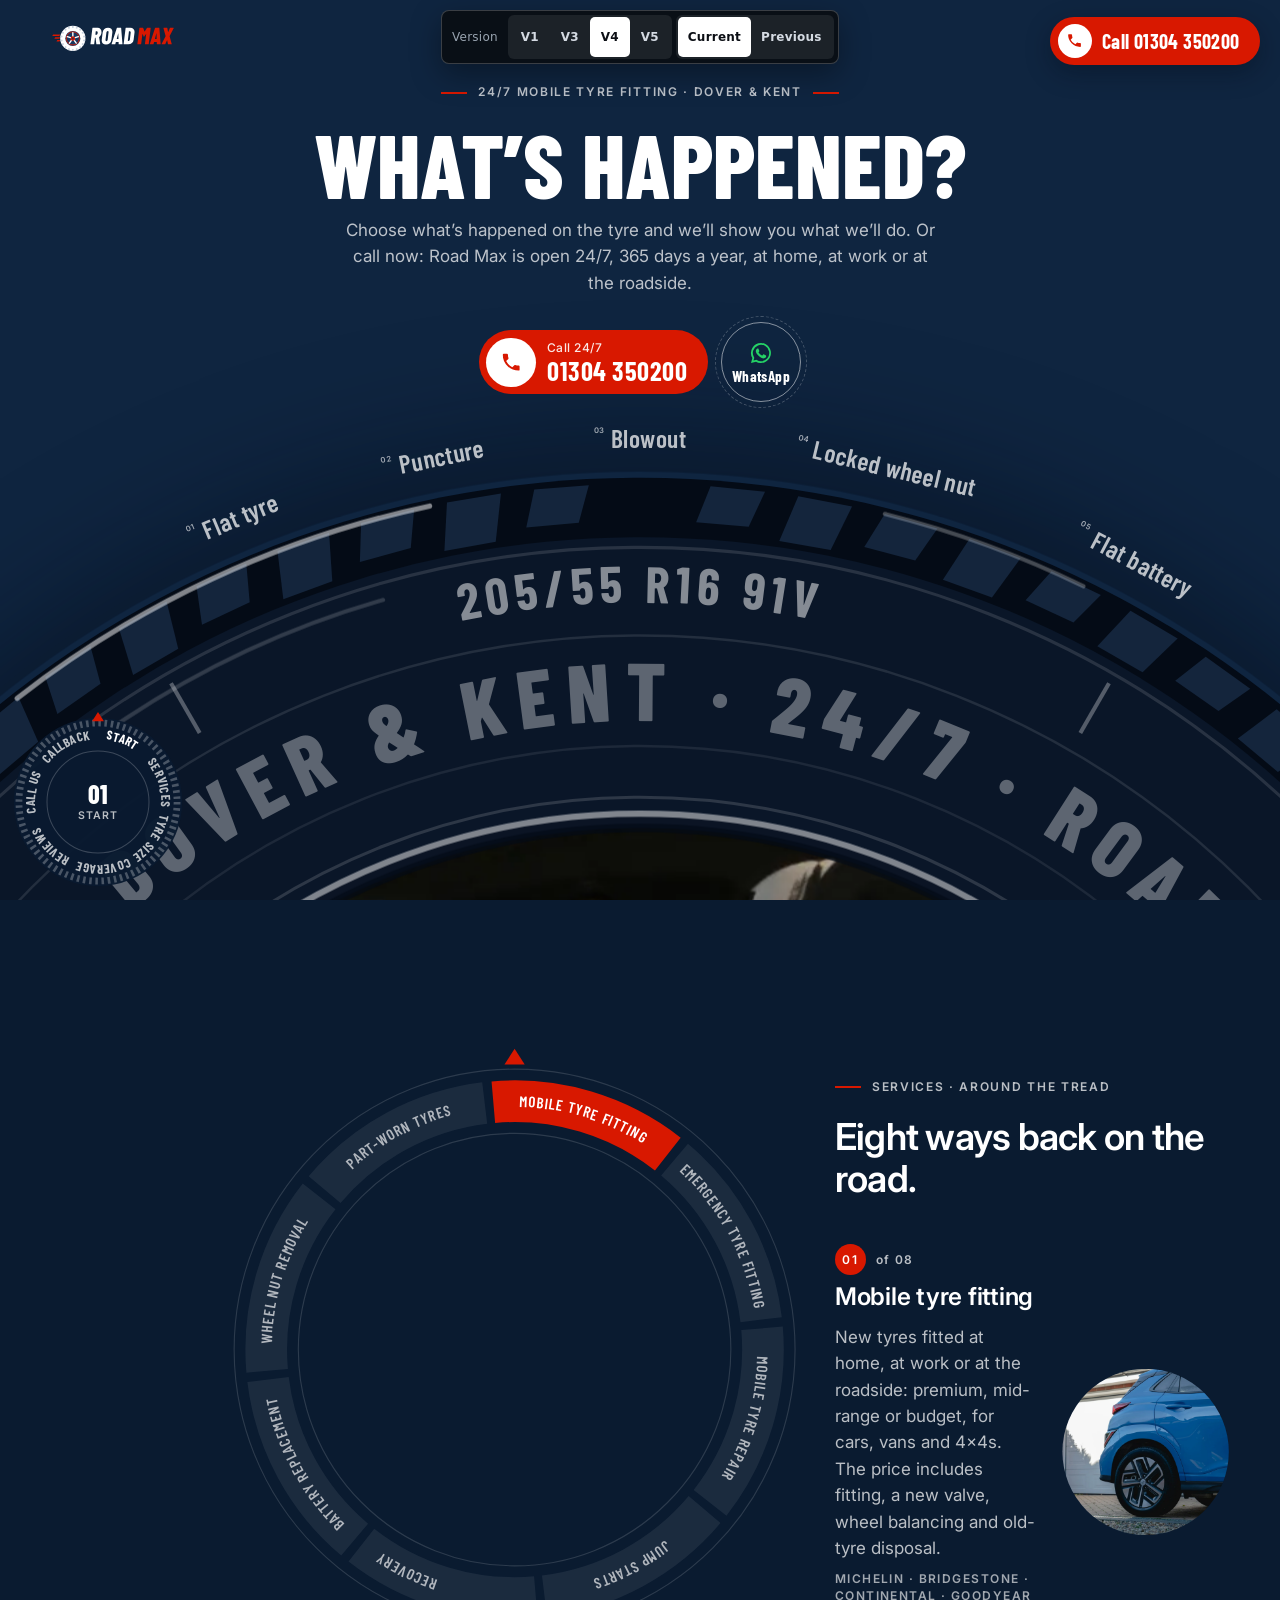
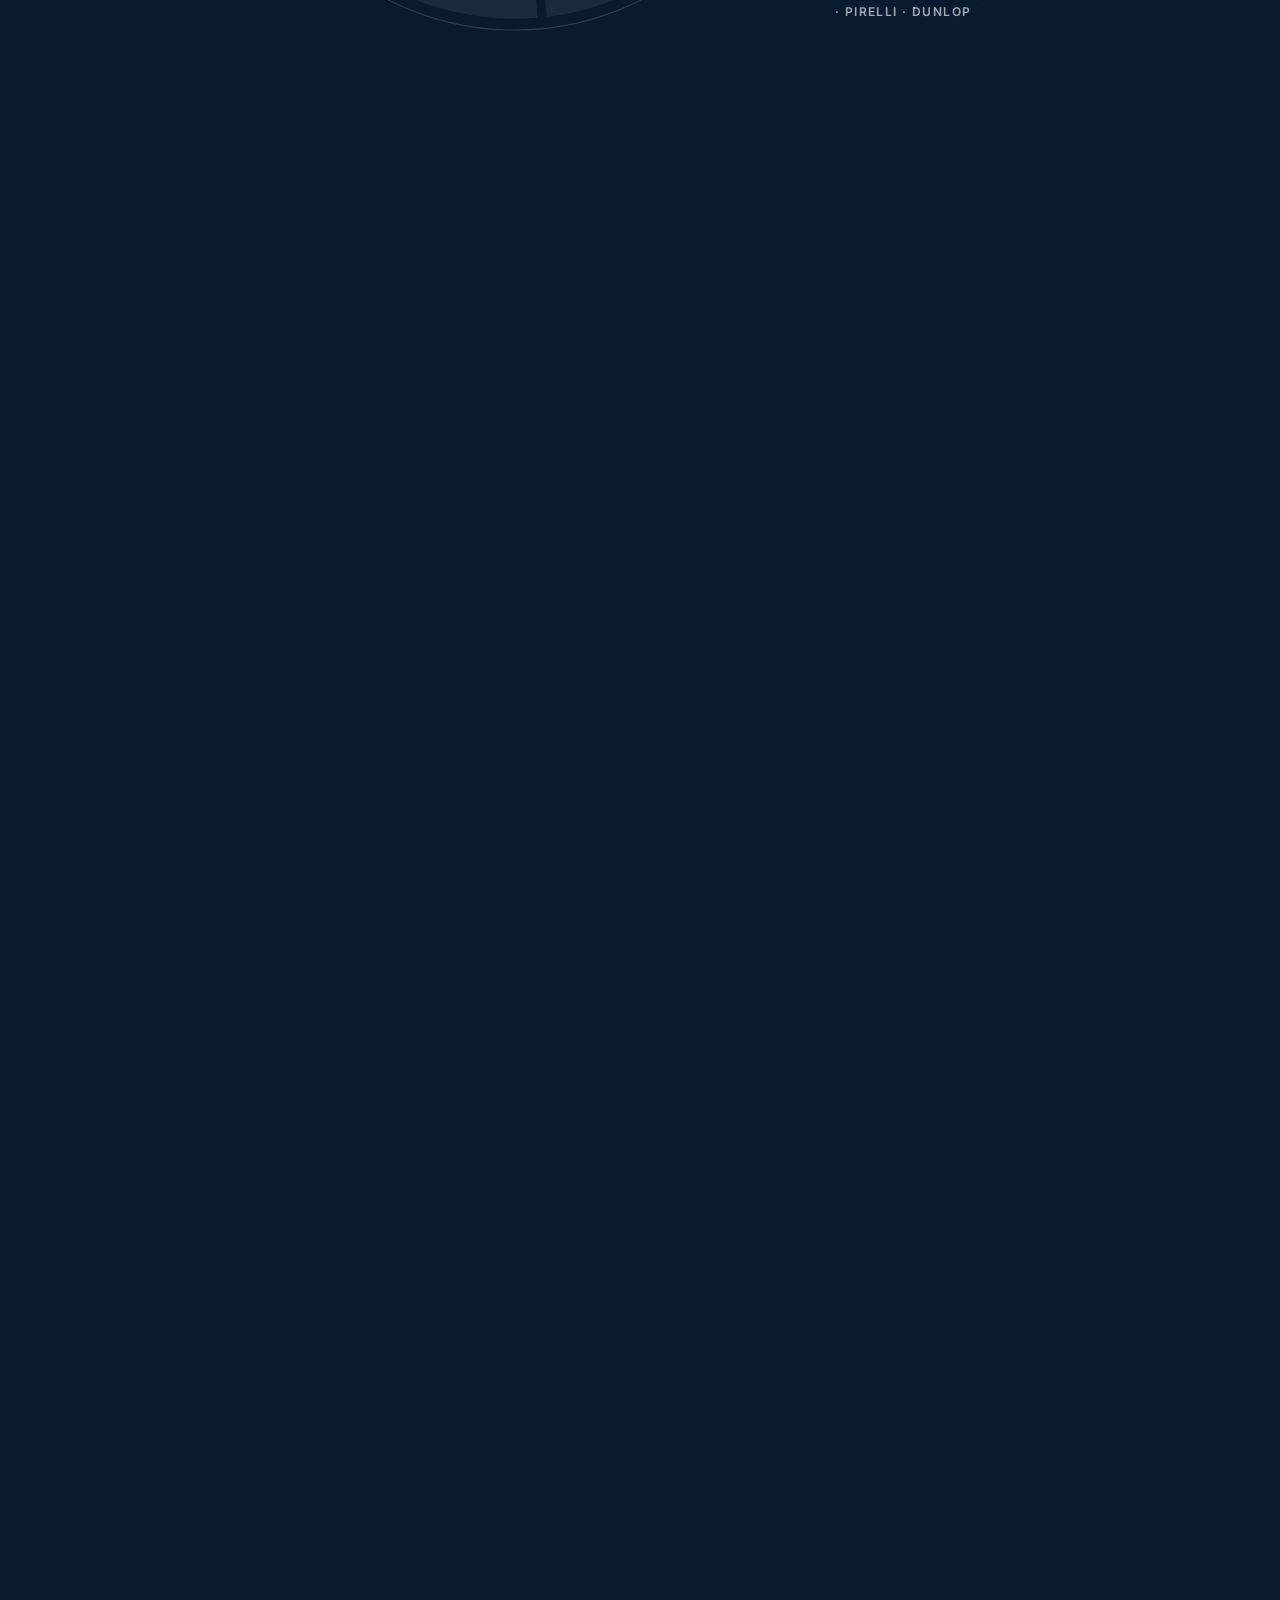
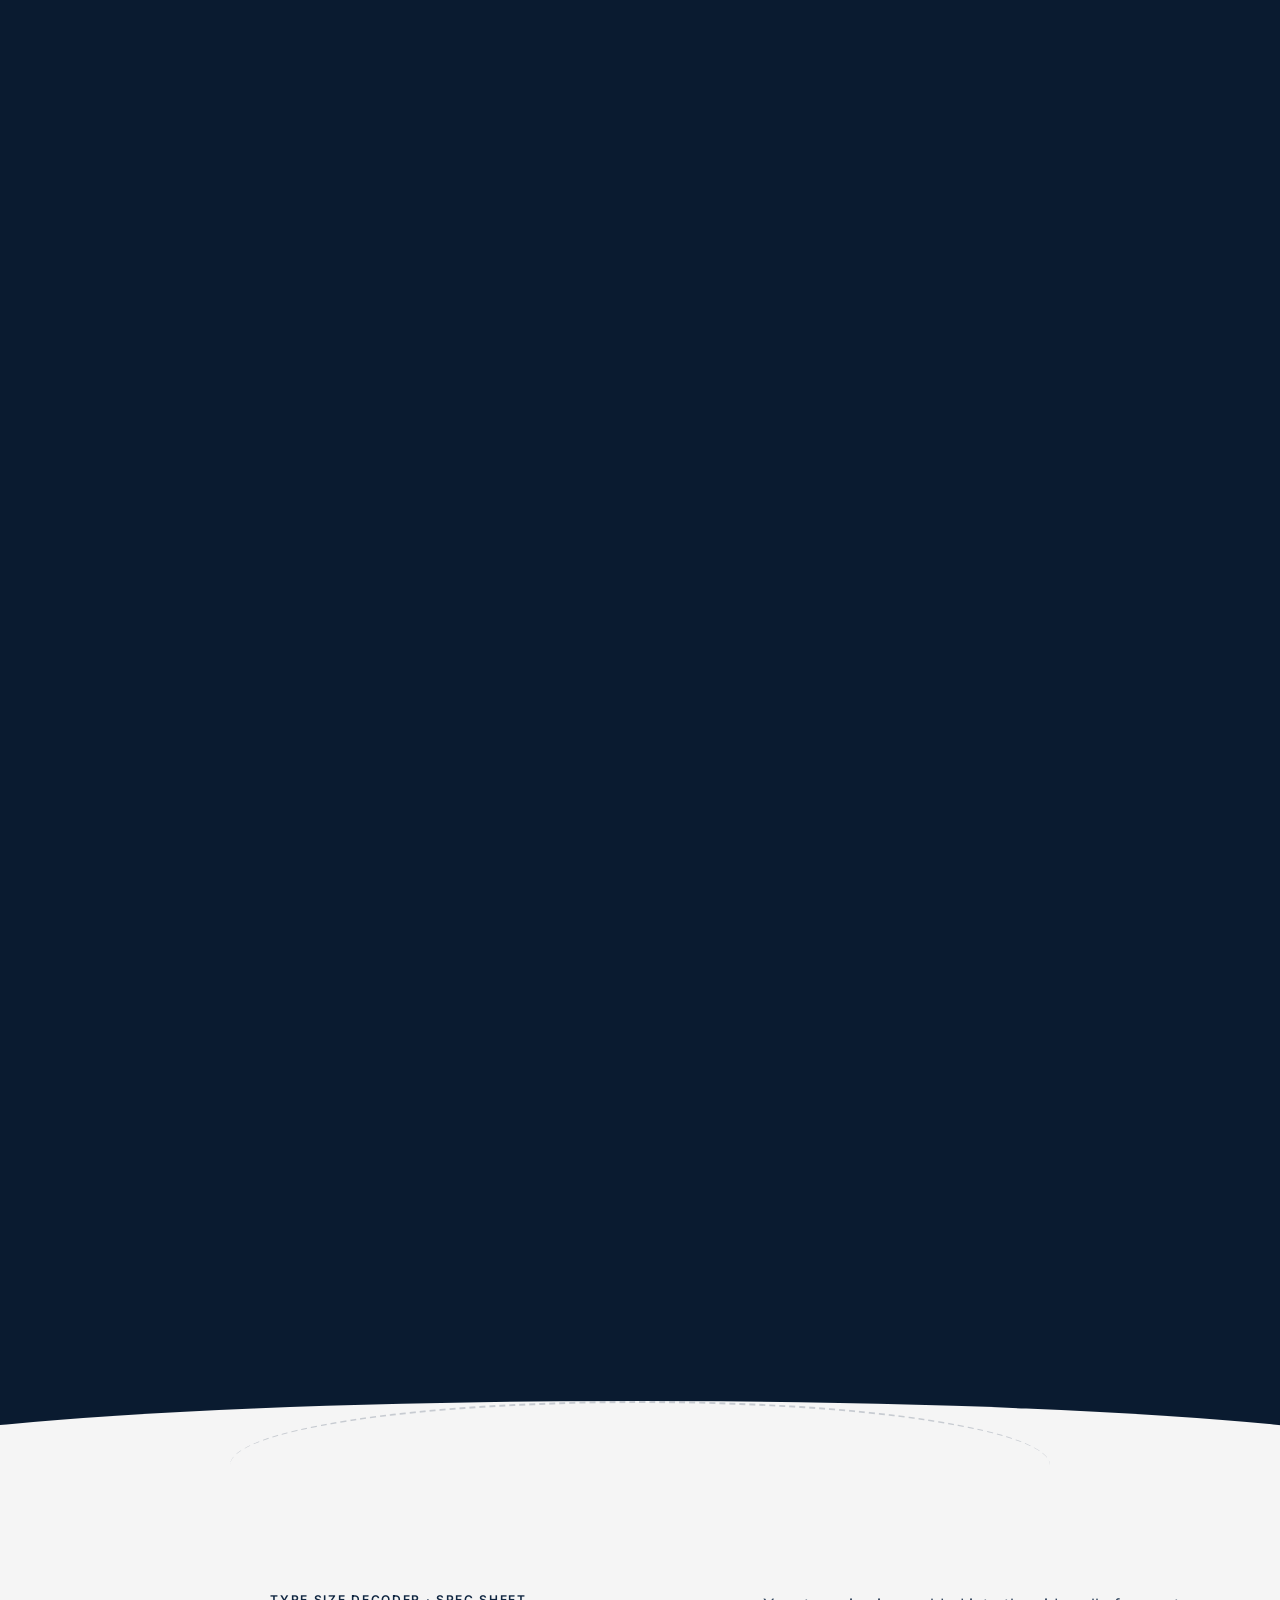
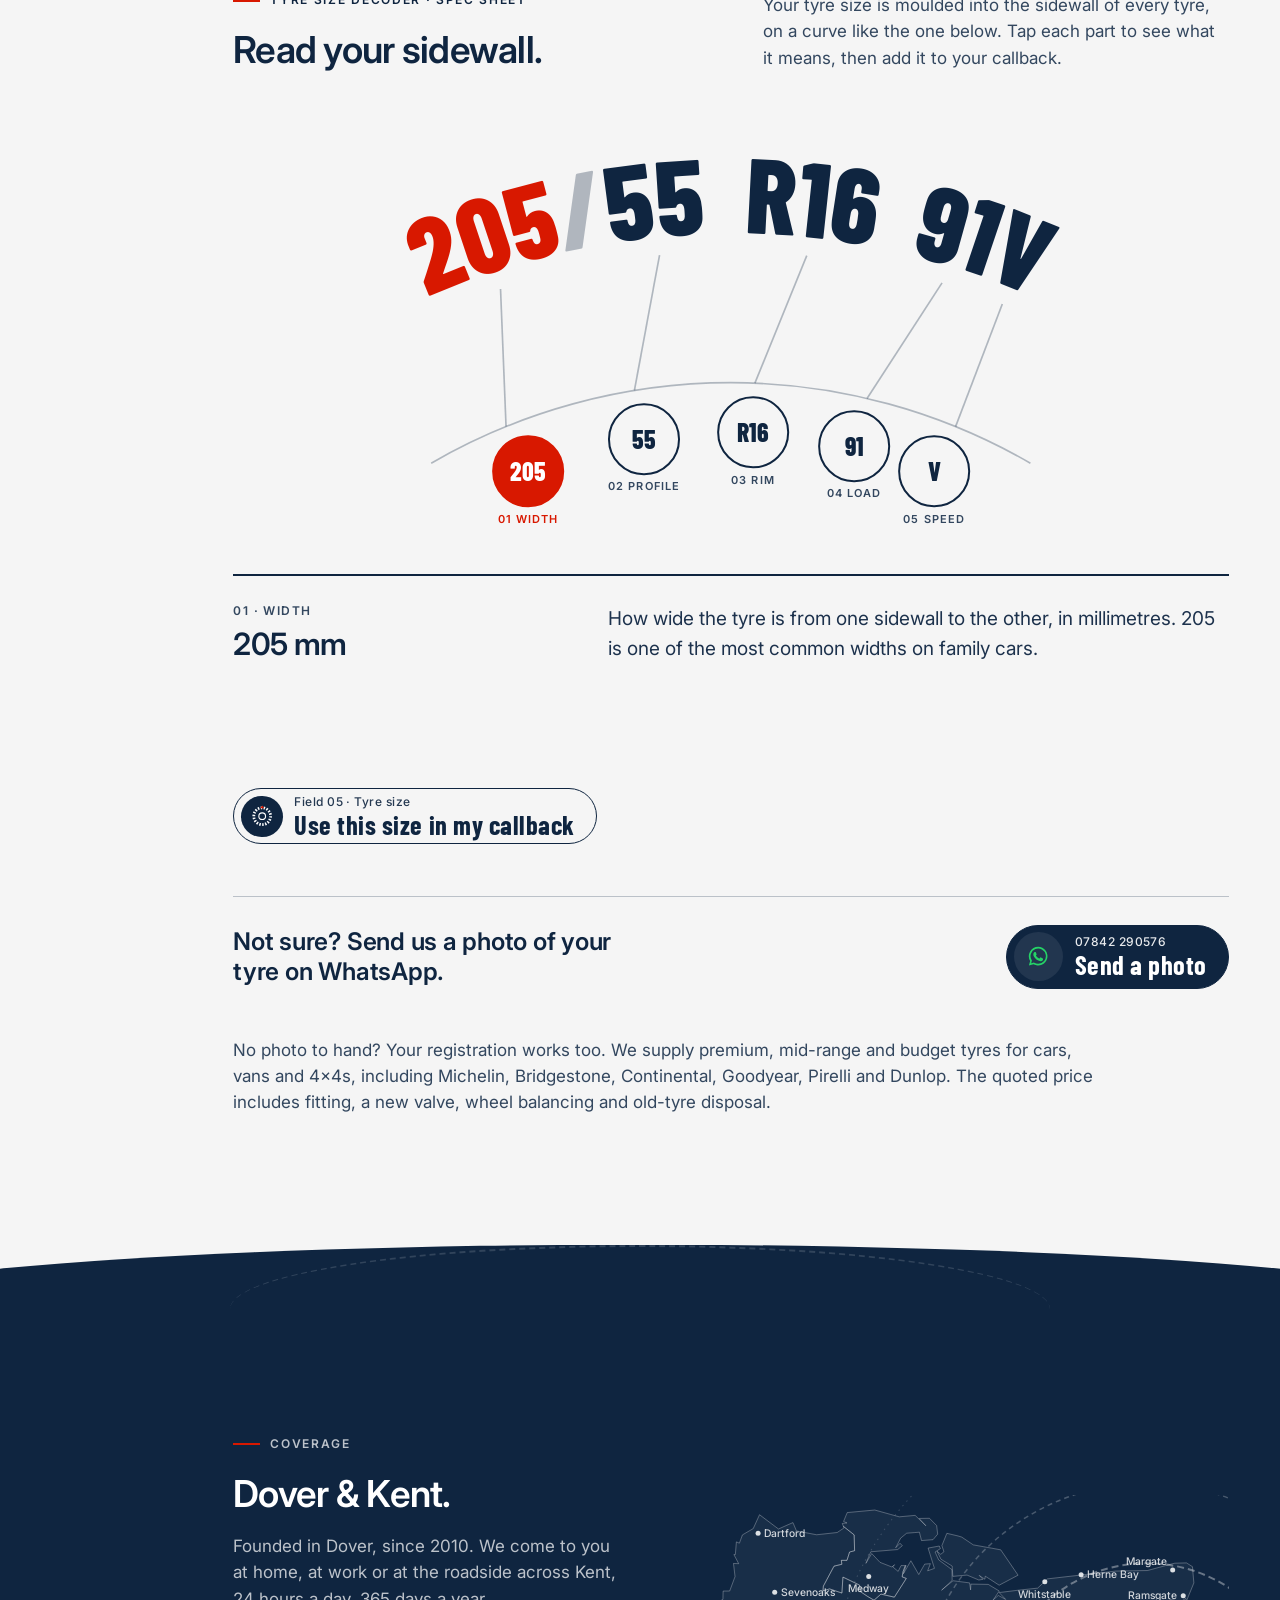
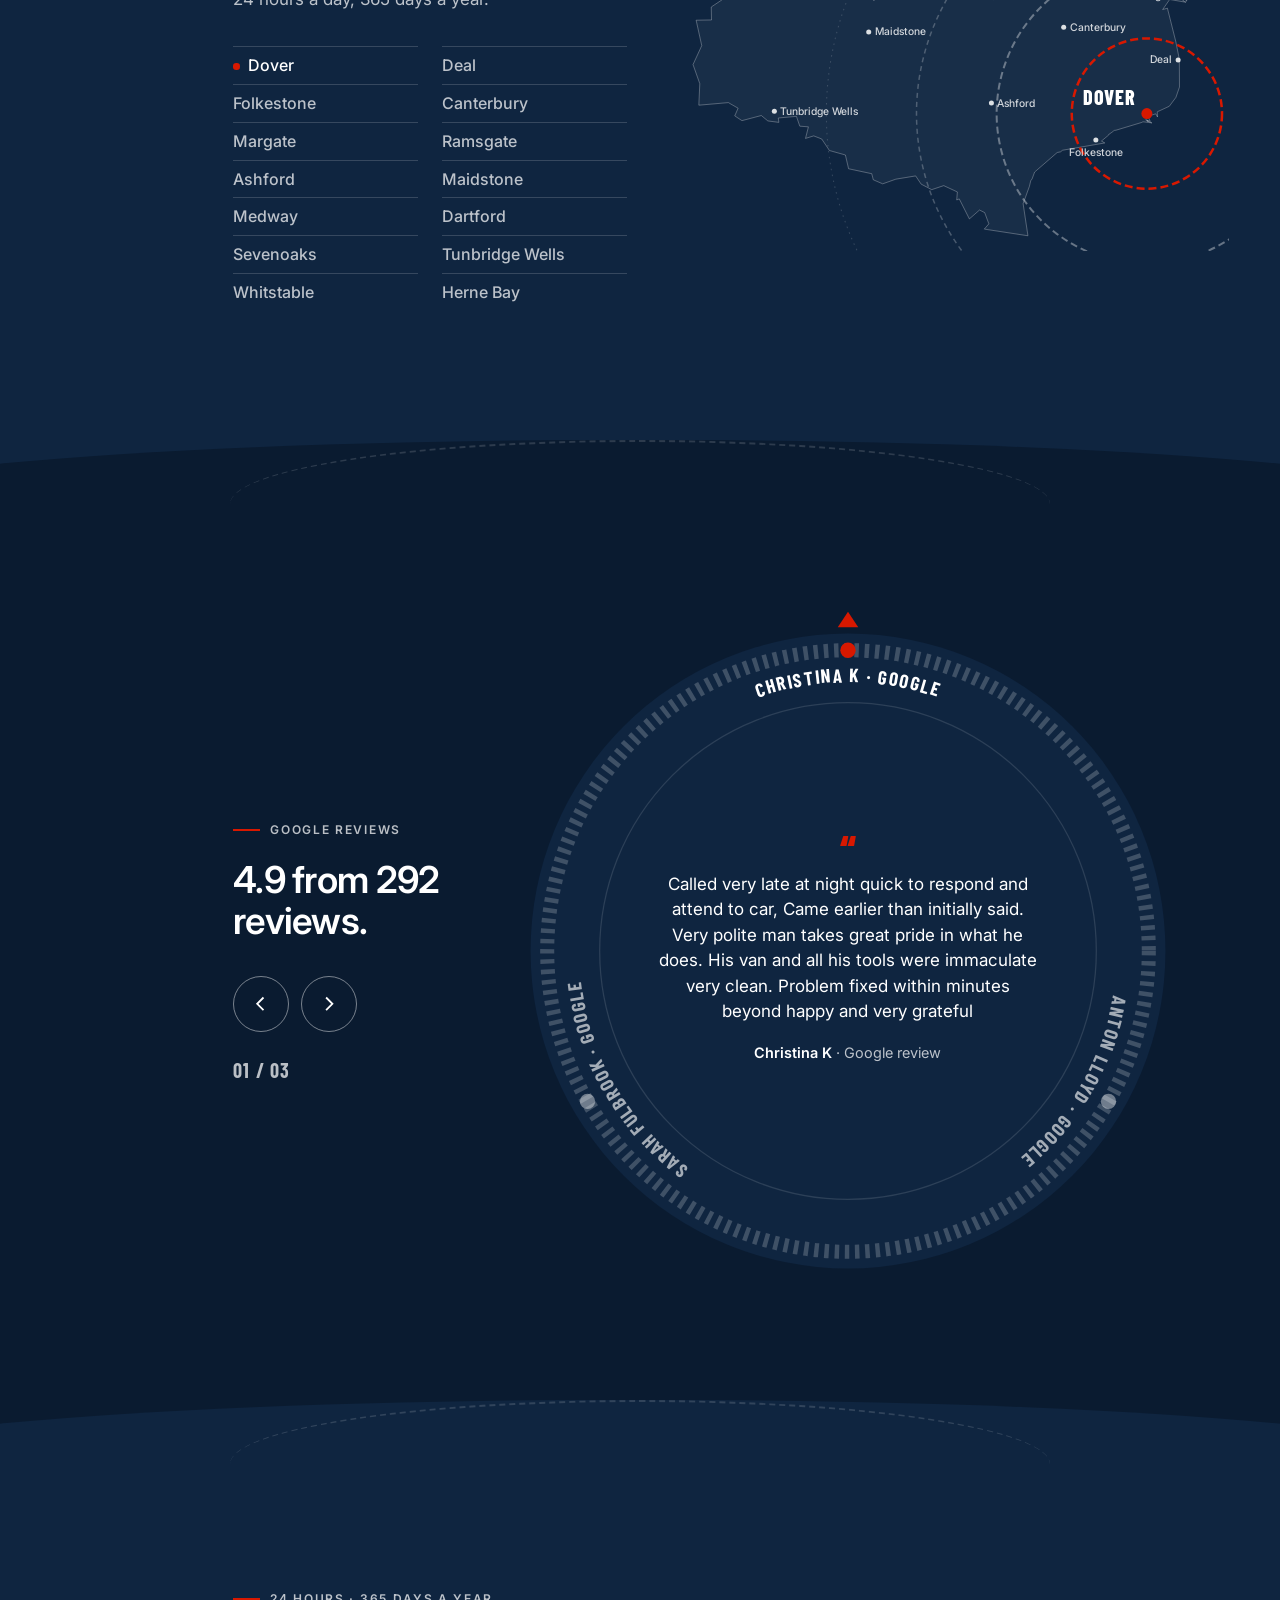
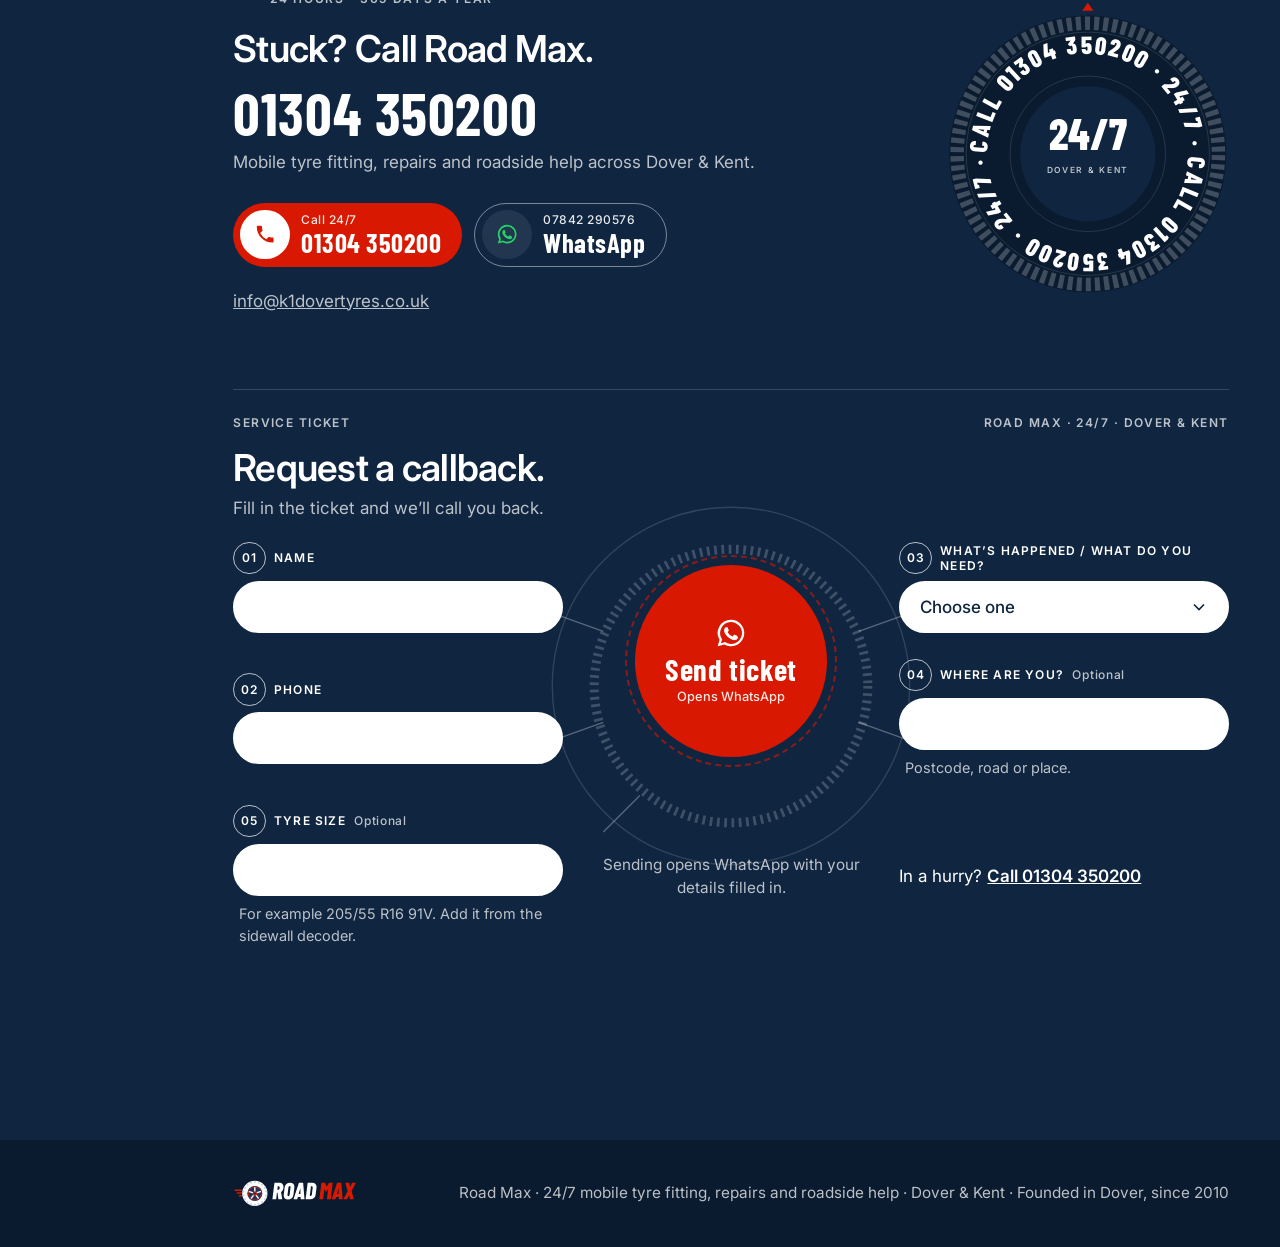
<file: versions/v4-prototype.html>
<!doctype html>
<html lang="en-GB">
<head>
<meta charset="utf-8">
<meta name="viewport" content="width=device-width, initial-scale=1, viewport-fit=cover">
<title>Road Max · V4 Sidewall prototype</title>
<meta name="description" content="Road Max: 24/7 mobile tyre fitting, repairs and roadside help across Dover &amp; Kent.">
<link rel="icon" href="files/assets/images/roadmax/roadmax-favicon.svg" type="image/svg+xml">
<link rel="preconnect" href="https://fonts.googleapis.com">
<link rel="preconnect" href="https://fonts.gstatic.com" crossorigin>
<link href="https://fonts.googleapis.com/css2?family=Barlow+Condensed:wght@600;700;800&family=Inter:wght@400;500;600&display=swap" rel="stylesheet">
<style>
:root{
  --red:#D81800; --navy:#183860; --deep:#0F2540; --deeper:#0A1B30; --ink:#071426; --grey:#F5F5F5;
  --w72:rgba(255,255,255,.72); --w60:rgba(255,255,255,.62); --rule:rgba(255,255,255,.16);
  --g:clamp(16px,4vw,160px);
  --dial:clamp(170px,12vw,440px);
  --rail:calc(var(--dial) + var(--g) + 12px);
  --arc:clamp(28px,5vw,220px);
  --sp:clamp(104px,10vw,420px);
  --body:clamp(17px,calc(12px + .33vw),20px);
  --small:clamp(12px,calc(8px + .3vw),22px);
  --h1:clamp(52px,7vw,270px);
  --h2:clamp(28px,2.9vw,116px);
  --h3:clamp(24px,1.9vw,76px);
  --ch:clamp(22px,2vw,80px);
  --ctah:clamp(64px,4.6vw,176px);
  --bc:'Barlow Condensed','Arial Narrow',sans-serif; --in:'Inter',system-ui,sans-serif;
  --ease:cubic-bezier(.2,.8,.2,1);
}
*,*::before,*::after{box-sizing:border-box}
html{-webkit-text-size-adjust:100%}
body{margin:0;background:var(--deep);color:#fff;font:400 var(--body)/1.55 var(--in);overflow-x:clip}
img{display:block;max-width:100%}
a{color:inherit}
button{font:inherit;color:inherit;background:none;border:0;padding:0;cursor:pointer}
:focus-visible{outline:2px solid #fff;outline-offset:3px}
.vh{position:absolute;width:1px;height:1px;overflow:hidden;clip:rect(0 0 0 0);white-space:nowrap}
.eyebrow{display:flex;align-items:center;gap:.9em;margin:0;font:600 var(--small)/1.4 var(--in);letter-spacing:.14em;text-transform:uppercase;color:var(--w72)}
.eyebrow::before{content:"";width:2.2em;height:2px;background:var(--red);flex:none}
.h2{margin:.55em 0 0;font:600 var(--h2)/1.12 var(--in);letter-spacing:-.02em}
.sec-p{margin:1.1em 0 0;font-size:var(--body);color:var(--w72);max-width:46ch}

/* every section after the hero rises over the previous one on a tread arc */
.arced{position:relative;z-index:2}
.arced::before{content:"";position:absolute;left:0;right:0;top:calc(var(--arc) * -1 + 1px);height:var(--arc);background:inherit;clip-path:ellipse(64% 100% at 50% 100%);pointer-events:none}
.arced::after{content:"";position:absolute;left:18%;right:18%;top:calc(var(--arc) * -1 + 1px);height:var(--arc);border-top:2px dashed rgba(255,255,255,.14);border-radius:50% 50% 0 0/100% 100% 0 0;pointer-events:none}

/* ---------- top ---------- */
.top{position:absolute;top:0;left:0;right:0;z-index:50;height:clamp(72px,6vw,220px);display:flex;align-items:center;padding:0 var(--g)}
.brand{display:flex;align-items:center;min-height:48px}
.logo{height:clamp(26px,2.1vw,84px);width:auto}
.callfix{position:fixed;top:clamp(16px,1.3vw,52px);right:clamp(16px,1.6vw,64px);z-index:60;display:inline-flex;align-items:center;gap:.5em;min-height:clamp(48px,3.4vw,128px);padding:0 1em 0 .4em;background:var(--red);color:#fff;text-decoration:none;border-radius:999px;font:700 clamp(20px,1.45vw,56px)/1 var(--bc);letter-spacing:.02em;box-shadow:0 8px 24px rgba(4,11,22,.35)}
.callfix .ic{display:grid;place-items:center;width:1.7em;height:1.7em;border-radius:50%;background:#fff;color:var(--red)}
.callfix svg{width:.85em;height:.85em}
@media (hover:hover){.callfix:hover{background:#B81400}}

/* ---------- controls: capsules and rings ---------- */
.btn{display:inline-flex;align-items:center;gap:.7em;min-height:var(--ctah);padding:0 1.3em 0 .45em;text-decoration:none;border-radius:999px;font-size:clamp(16px,1.1vw,42px);text-align:left;transition:background-color .2s,border-color .2s}
.btn .ic{display:grid;place-items:center;flex:none;width:calc(var(--ctah) - .9em);height:calc(var(--ctah) - .9em);border-radius:50%}
.btn svg{width:1.4em;height:1.4em;flex:none}
.btn span.tx{display:flex;flex-direction:column;line-height:1}
.btn small{font:500 .75em/1.2 var(--in);letter-spacing:.04em;opacity:.9;margin-bottom:.25em}
.btn b{font:700 1.65em/1 var(--bc);letter-spacing:.02em;white-space:nowrap}
.btn.call{background:var(--red);color:#fff}
.btn.call .ic{background:#fff;color:var(--red)}
.btn.wa{border:1.5px solid rgba(255,255,255,.45);color:#fff}
.btn.wa .ic{background:rgba(255,255,255,.08)}
.wa-ico{color:#25D366}
@media (hover:hover){.btn.call:hover{background:#B81400}.btn.wa:hover{border-color:#fff}}
/* the round WhatsApp control in the hero */
.ring-btn{position:relative;display:grid;place-items:center;align-content:center;gap:.25em;width:calc(var(--ctah) * 1.25);height:calc(var(--ctah) * 1.25);border-radius:50%;border:1.5px solid rgba(255,255,255,.5);color:#fff;text-decoration:none;font:700 clamp(15px,1.05vw,40px)/1 var(--bc);letter-spacing:.03em}
.ring-btn svg{width:1.6em;height:1.6em}
.ring-btn::after{content:"";position:absolute;inset:-7px;border-radius:50%;border:1px dashed rgba(255,255,255,.22)}
@media (hover:hover){.ring-btn:hover{border-color:#fff}}

/* ---------- hero: the horizon tyre ---------- */
.hero{position:relative;min-height:max(100vh,640px);min-height:max(100svh,640px);display:flex;flex-direction:column;overflow:clip;background:var(--deep)}
.hero-copy{position:relative;z-index:4;padding:clamp(84px,6.6vw,250px) var(--g) 0;display:flex;flex-direction:column;align-items:center;text-align:center}
.hero-copy .eyebrow::after{content:"";width:2.2em;height:2px;background:var(--red);flex:none}
.slot{display:grid;margin:.9em 0 1.1em;width:100%;justify-items:center;font-size:var(--body)}
.ans{grid-area:1/1;align-self:center;width:100%}
.ans:not(.is-on){visibility:hidden}
.ans.is-in{animation:ansIn .46s var(--ease) both}
.ans.is-out{visibility:visible;animation:ansOut .22s ease-in both}
@keyframes ansIn{from{opacity:0;transform:translateY(24px)}to{opacity:1;transform:none}}
@keyframes ansOut{to{opacity:0;transform:translateY(-20px)}}
.h1{margin:0;font:800 var(--h1)/.88 var(--bc);text-transform:uppercase}
.lede{margin:.8em auto 0;max-width:54ch;color:var(--w72)}
.a-k{margin:0 0 .6em;font:600 var(--small)/1.2 var(--in);letter-spacing:.14em;text-transform:uppercase}
.a-k i{font-style:normal;color:var(--red);margin-right:.6em}
.a-t{margin:0 auto;max-width:22ch;font:800 clamp(34px,4.2vw,170px)/.94 var(--bc);text-transform:uppercase}
.a-b{margin:.7em auto 0;max-width:56ch;color:var(--w72)}
.cta{display:flex;flex-wrap:wrap;align-items:center;justify-content:center;gap:clamp(12px,1vw,40px)}
.horizon{position:relative;flex:1 1 auto;min-height:clamp(280px,24vw,900px)}
.arcbox{position:absolute;inset:0}
.tyre-ghost,.tyre{--D:160vw;position:absolute;width:var(--D);height:var(--D);left:calc(50% - var(--D) / 2);top:clamp(64px,5.4vw,220px)}
.tyre-ghost{visibility:hidden;pointer-events:none}
.tyre-layer{position:absolute;inset:0;overflow:hidden;pointer-events:none;z-index:1}
.tyre{border-radius:50%;box-shadow:0 -30px 120px rgba(3,10,22,.5)}
.spin{position:absolute;inset:0;will-change:transform}
.spin svg,.tyre .light{position:absolute;inset:0;width:100%;height:100%;overflow:visible}
.tyre .seg{fill:rgba(255,255,255,.4);transition:fill .35s}
.tyre .seg.tech{fill:rgba(255,255,255,.5)}
.tyre .seg.on,.tyre .idx.on{fill:var(--red)}
.tyre .idx{fill:rgba(255,255,255,.75);opacity:0;transition:fill .35s,opacity .35s}
.tyre.svc .idx{opacity:1}
.choreo .tyre-layer{position:fixed;inset:0;z-index:3}
.choreo .tyre{left:0;top:0;transform-origin:0 0;will-change:transform}
.triage{position:absolute;inset:0;z-index:4;margin:0;padding:0;list-style:none}
.triage li{position:absolute;left:0;top:0;white-space:nowrap}
.t{position:relative;display:inline-flex;align-items:center;gap:.25em;min-height:max(56px,1.5em);padding:0 .12em;font:600 var(--ch)/1 var(--bc);color:var(--w72);letter-spacing:.02em;transition:color .2s}
.t sup{font:600 .3em/1 var(--in);letter-spacing:.06em;color:var(--w60);transform:translateY(-.9em)}
.t::before{content:"";position:absolute;left:.12em;right:.12em;bottom:.18em;height:max(3px,.08em);background:var(--red);transform:scaleX(0);transition:transform .35s var(--ease)}
.t[aria-pressed="true"]{color:#fff}
.t[aria-pressed="true"]::before{transform:scaleX(1)}
.t[aria-pressed="true"] sup{color:#fff}
@media (hover:hover){.t:hover{color:#fff}}

/* ---------- radial section dial (desktop) ---------- */
.dial-nav{position:fixed;left:clamp(12px,1vw,40px);bottom:clamp(12px,1vw,40px);z-index:55;width:var(--dial);height:var(--dial)}
.dial-nav svg{width:100%;height:100%;overflow:visible;display:block}
.dl-g{transform-box:view-box;transform-origin:100px 100px}
.dl text{font:700 15px var(--bc);letter-spacing:.6px;fill:rgba(255,255,255,.72);transition:fill .3s}
.dl .hit{fill:none;stroke:transparent;stroke-width:30;pointer-events:stroke}
.dl[aria-current="true"] text{fill:#fff}
.dl:focus{outline:none}
.dl:focus-visible .hit{stroke:rgba(255,255,255,.18)}
@media (hover:hover){.dl:hover text{fill:#fff}}
.dial-hub{position:absolute;inset:27%;display:grid;place-items:center;align-content:center;text-align:center;pointer-events:none}
.dial-hub b{font:800 calc(var(--dial) * .15)/1 var(--bc)}
.dial-hub span{font:600 calc(var(--dial) * .062)/1.2 var(--in);letter-spacing:.1em;text-transform:uppercase;color:var(--w72);margin-top:.35em}

/* ---------- services: radial stage ---------- */
.svc{background:var(--deeper)}
.svc-pin{position:relative;height:calc(100vh + 8 * 62vh)}
.svc-stage{position:sticky;top:0;height:100vh;display:grid;grid-template-columns:auto 1fr;align-items:center;gap:clamp(24px,3vw,120px);padding:0 var(--g) 0 var(--rail);overflow:hidden}
.ring-area{position:relative;width:min(88vh,44vw);aspect-ratio:1}
.svc-ring{position:absolute;inset:0;width:100%;height:100%;overflow:visible}
.sr-g{transform-box:view-box;transform-origin:500px 500px}
.sr-seg .band{fill:none;stroke:rgba(255,255,255,.07);stroke-width:74;transition:stroke .35s}
.sr-seg text{font:600 27px var(--bc);letter-spacing:2px;fill:rgba(255,255,255,.66);transition:fill .35s}
.sr-seg.on .band{stroke:var(--red)}
.sr-seg.on text{fill:#fff}
.sr-seg:focus{outline:none}
.sr-seg:focus-visible .band{stroke:rgba(255,255,255,.3)}
@media (hover:hover){.sr-seg:hover text{fill:#fff}}
#slot{position:absolute;left:14%;top:14%;width:72%;height:72%;border-radius:50%}
#slot img{width:100%;height:100%;object-fit:contain;opacity:0}
.svc-detail{position:relative;align-self:center}
.svc-head{margin-bottom:clamp(28px,5vh,120px)}

.rail-top{display:none}
.rows{list-style:none;margin:0;padding:0;display:grid}
.row{grid-area:1/1;display:grid;grid-template-columns:1fr auto;gap:0 clamp(16px,2vw,80px);align-items:center}
.row:not(.on){visibility:hidden}
.row.is-in{animation:ansIn .45s var(--ease) both}
.row .rn{grid-column:1/-1;display:flex;align-items:center;gap:.8em;margin:0 0 .6em;font:600 var(--small)/1 var(--in);letter-spacing:.12em;color:var(--w72)}
.row .rn i{display:grid;place-items:center;width:2.6em;height:2.6em;border-radius:50%;background:var(--red);color:#fff;font-style:normal}
.row h3{margin:0;font:600 var(--h3)/1.15 var(--in);letter-spacing:-.01em}
.row p{margin:.8em 0 0;max-width:42ch;color:var(--w72)}
.row .tag{font:600 var(--small)/1.4 var(--in);letter-spacing:.12em;text-transform:uppercase;color:var(--w60)}
.row-img{width:clamp(130px,13vw,520px);height:auto;aspect-ratio:1;object-fit:cover;clip-path:circle(50%);grid-row:2/5;grid-column:2}
.row .txt{grid-column:1;grid-row:2/5}

/* ---------- sidewall decoder (light spec sheet on an arc) ---------- */
.spec{background:var(--grey);color:var(--deep);padding:var(--sp) var(--g) calc(var(--sp) + var(--arc)) var(--rail)}
.spec.arced::after{border-top-color:rgba(15,37,64,.2)}
.spec .eyebrow{color:var(--deep)}
.spec .sec-p{color:#33475f;margin:0}
.spec-head{display:grid;grid-template-columns:1fr 1fr;gap:24px 64px;align-items:end;margin-bottom:clamp(8px,1vw,40px)}
.decoder{position:relative;width:100%;min-height:200px}
.dec-svg{position:absolute;inset:0;width:100%;height:100%;overflow:visible}
.dec-svg .pt{font:800 128px var(--bc);fill:var(--deep);transition:fill .25s;cursor:pointer}
.dec-svg .pt.on{fill:var(--red)}
.dec-svg .sl{font:800 128px var(--bc);fill:rgba(15,37,64,.3)}
.part{position:absolute;left:0;top:0;display:flex;flex-direction:column;align-items:center;gap:.4em;transform:translate(-50%,-50%)}
.part .c{display:grid;place-items:center;width:clamp(52px,5.6vw,210px);aspect-ratio:1;border-radius:50%;border:2px solid var(--deep);font:800 clamp(20px,2vw,80px)/1 var(--bc);transition:background-color .25s,color .25s,border-color .25s}
.part .lbl{font:600 clamp(11px,calc(7px + .3vw),20px)/1 var(--in);letter-spacing:.1em;text-transform:uppercase;color:#33475f;white-space:nowrap}
.part[aria-pressed="true"] .c{background:var(--red);border-color:var(--red);color:#fff}
.part[aria-pressed="true"] .lbl{color:var(--red)}
@media (hover:hover){.part:hover .c{border-color:var(--red)}}
.explain{display:grid;grid-template-columns:minmax(200px,1fr) 2fr;gap:20px 64px;margin-top:clamp(16px,2vw,60px);padding-top:28px;border-top:2px solid var(--deep);min-height:190px;align-content:start}
.ex-k{margin:0 0 8px;font:600 var(--small)/1.2 var(--in);letter-spacing:.12em;text-transform:uppercase;color:#33475f}
.ex-v{margin:0;font:600 clamp(28px,2.4vw,96px)/1.1 var(--in);letter-spacing:-.02em}
.ex-t{margin:0;line-height:1.55;max-width:52ch;color:#1d324d;font-size:calc(var(--body) * 1.12)}
.ex-swap{animation:ansIn .4s var(--ease) both}
.size-use{display:flex;flex-wrap:wrap;align-items:center;gap:8px 16px;margin-top:24px}
.size-use .btn{border:1.5px solid var(--deep);color:var(--deep);min-height:clamp(56px,3.8vw,140px)}
.size-use .btn .ic{background:var(--deep);color:#fff;width:calc(clamp(56px,3.8vw,140px) - .9em);height:calc(clamp(56px,3.8vw,140px) - .9em)}
.size-note{margin:0;font-size:.9em;color:#33475f}
.size-note a{color:var(--deep);font-weight:600}
.photo-cta{display:flex;flex-wrap:wrap;align-items:center;justify-content:space-between;gap:16px 40px;margin-top:clamp(40px,4vw,140px);padding:28px 0;border-top:1px solid rgba(15,37,64,.25)}
.photo-cta p{margin:0;font:600 clamp(22px,1.9vw,76px)/1.2 var(--in);letter-spacing:-.01em;max-width:26ch}
.photo-cta .btn.wa{background:var(--deep);border-color:var(--deep)}
.brands{margin:20px 0 0;color:#33475f;max-width:80ch}

/* ---------- coverage ---------- */
.cov{background:var(--deep);padding:var(--sp) var(--g) calc(var(--sp) + var(--arc)) var(--rail);display:grid;grid-template-columns:5fr 7fr;gap:48px clamp(32px,4vw,160px);align-items:center}
.towns{list-style:none;margin:2em 0 0;padding:0;display:grid;grid-template-columns:1fr 1fr;column-gap:24px}
.towns li{border-top:1px solid var(--rule);padding:.5em 0;font:500 clamp(16px,calc(12px + .3vw),22px)/1.3 var(--in);color:var(--w72)}
.towns li:first-child{color:#fff}
.towns li:first-child::before{content:"";display:inline-block;width:.4em;height:.4em;border-radius:50%;background:var(--red);margin-right:.5em;vertical-align:.1em}
.map{width:100%;height:auto;display:block}
.map .ring{transform-box:view-box;transform-origin:936.2px 436.4px}
.js .map .ring{transform:scale(.12);opacity:0;transition:transform 1.5s var(--ease),opacity .6s}
.js .map.in .ring{transform:none;opacity:1}
.map .lab{font:500 21px var(--in);fill:rgba(255,255,255,.8)}
.map .dover{font:800 40px var(--bc);fill:#fff;letter-spacing:.04em}

/* ---------- reviews: a circular carousel ---------- */
.rev{background:var(--deeper);padding:var(--sp) var(--g) calc(var(--sp) + var(--arc)) var(--rail);display:grid;grid-template-columns:minmax(0,.8fr) auto;gap:32px clamp(32px,4vw,160px);align-items:center}
.rev-nav{display:flex;gap:12px;margin-top:2em}
.rbtn{display:grid;place-items:center;width:clamp(56px,4vw,150px);aspect-ratio:1;border-radius:50%;border:1.5px solid rgba(255,255,255,.45)}
.rbtn svg{width:40%;height:40%}
@media (hover:hover){.rbtn:hover{border-color:#fff}}
.rv-count{margin:1.4em 0 0;font:700 clamp(20px,1.4vw,56px)/1 var(--bc);letter-spacing:.06em;color:var(--w72)}
.rv-wheel{position:relative;width:min(84vh,50vw);aspect-ratio:1;touch-action:pan-y}
.rv-ring{position:absolute;inset:0;width:100%;height:100%;overflow:visible}
.rv-g{transform-box:view-box;transform-origin:500px 500px}
.rv-name text{font:700 30px var(--bc);letter-spacing:3px;fill:rgba(255,255,255,.62);transition:fill .3s}
.rv-name.on text{fill:#fff}
.rv-name .dot{fill:rgba(255,255,255,.4)}
.rv-name.on .dot{fill:var(--red)}
.rv-name:focus{outline:none}
.rv-name:focus-visible text{fill:#fff;text-decoration:underline}
.rail{position:absolute;inset:20%;display:grid;align-items:center;margin:0}
.q{grid-area:1/1;margin:0;text-align:center}
.q:not(.on){visibility:hidden}
.q.is-in{animation:ansIn .45s var(--ease) both}
.q blockquote{margin:0;font:400 clamp(17px,1.25vw,48px)/1.5 var(--in)}
.q blockquote::before{content:"\201C";display:block;font:800 2.4em/.6 var(--bc);color:var(--red);margin-bottom:.25em}
.q figcaption{margin-top:1.2em;font-size:.85em;color:var(--w72)}
.q figcaption b{color:#fff;font-weight:600}
.rv-prog{display:none}

/* ---------- contact + radial service ticket ---------- */
.contact{background:var(--deep);padding:var(--sp) var(--g) calc(var(--sp) + var(--arc)) var(--rail)}
.c-top{display:grid;grid-template-columns:1fr auto;gap:32px clamp(32px,4vw,160px);align-items:center}
.big-num{display:inline-block;margin:.25em 0 .1em;font:700 clamp(44px,4.6vw,180px)/1 var(--bc);letter-spacing:.01em;text-decoration:none;white-space:nowrap}
.c-sub{margin:0;color:var(--w72)}
.c-links{display:flex;flex-wrap:wrap;gap:12px;margin-top:1.6em}
.c-mail{display:inline-block;margin-top:.6em;color:var(--w72);min-height:48px;line-height:48px}
.cdial{width:clamp(220px,22vw,860px);aspect-ratio:1}
.cdial svg{width:100%;height:100%;overflow:visible}
.cdial .dt{font:800 44px var(--bc);fill:#fff;letter-spacing:4px}
.cdial-spin{transform-box:view-box;transform-origin:250px 250px}
.ticket{position:relative;margin-top:clamp(48px,5vw,200px);padding-top:clamp(24px,2vw,80px);border-top:1px solid var(--rule)}
.tk-meta{display:flex;flex-wrap:wrap;justify-content:space-between;gap:6px 20px;font:600 var(--small)/1.4 var(--in);letter-spacing:.12em;text-transform:uppercase;color:var(--w72)}
.tk-t{margin:.4em 0 0;font:600 var(--h2)/1.12 var(--in);letter-spacing:-.02em}
.tk-p{margin:.4em 0 1.2em;color:var(--w72)}
.tk-radial{position:relative;display:grid;grid-template-columns:1fr auto 1fr;grid-template-areas:"f1 hub f3" "f2 hub f4" "f5 note alt";gap:clamp(18px,2vw,80px) clamp(24px,3vw,120px);align-items:center}
.tk-orbit{position:absolute;left:50%;top:0;width:calc(var(--hub) * 1.9);aspect-ratio:1;transform:translate(-50%,calc(var(--hub) * -.2));pointer-events:none}
.tk-orbit svg{width:100%;height:100%;overflow:visible}
.tk-radial{--hub:clamp(190px,15vw,600px)}
.fld{position:relative;min-width:0}
.fld[data-f="name"]{grid-area:f1}.fld[data-f="phone"]{grid-area:f2}.fld[data-f="need"]{grid-area:f3}.fld[data-f="where"]{grid-area:f4}.fld[data-f="size"]{grid-area:f5}
.fld label{display:flex;align-items:center;gap:.7em;margin-bottom:.55em;font:600 var(--small)/1.3 var(--in);letter-spacing:.1em;text-transform:uppercase}
.fld label i{font-style:normal;display:grid;place-items:center;flex:none;width:2.7em;height:2.7em;border-radius:50%;border:1.5px solid rgba(255,255,255,.7);letter-spacing:.04em;transition:background-color .12s,color .12s,border-color .12s}
.fld label em{font-style:normal;font-weight:500;letter-spacing:.06em;text-transform:none;color:var(--w72)}
.fld[data-f="need"] label,.fld[data-f="where"] label{flex-direction:row}
.fld.lit label i{background:var(--red);border-color:var(--red);color:#fff}
.fld input,.fld select{display:block;width:100%;min-height:clamp(52px,3.4vw,130px);padding:0 1.1em;font:500 clamp(17px,calc(12px + .35vw),24px)/1.2 var(--in);color:var(--deep);background-color:#fff;border:2px solid #fff;border-radius:999px;-webkit-appearance:none;appearance:none}
.fld select{background-image:url("data:image/svg+xml,%3Csvg xmlns='http://www.w3.org/2000/svg' viewBox='0 0 24 24'%3E%3Cpath d='M6 9l6 6 6-6' fill='none' stroke='%230F2540' stroke-width='2'/%3E%3C/svg%3E");background-repeat:no-repeat;background-position:right 1em center;background-size:1.2em;padding-right:2.6em}
.fld input:focus-visible,.fld select:focus-visible{outline:3px solid #fff;outline-offset:3px}
.fld [aria-invalid="true"]{border-color:var(--red);box-shadow:0 0 0 2px var(--red)}
.err[hidden]{display:none}
.err{display:flex;gap:.5em;align-items:baseline;margin:.6em 0 0 .4em;color:#fff;font:600 .9em/1.4 var(--in)}
.err::before{content:"Error:";color:#fff;background:var(--red);padding:.05em .5em;border-radius:999px;font-size:.85em}
.hint{margin:.5em 0 0 .4em;color:var(--w72);font-size:.85em}
.tk-hub{grid-area:hub;justify-self:center}
.tk-btn{position:relative;display:grid;place-items:center;align-content:center;gap:.3em;width:var(--hub);aspect-ratio:1;border-radius:50%;background:var(--red);color:#fff;text-align:center;font-size:clamp(16px,1.1vw,42px)}
.tk-btn svg{width:2em;height:2em;color:#fff}
.tk-btn b{font:700 1.9em/1 var(--bc);letter-spacing:.02em}
.tk-btn small{font:500 .8em/1.2 var(--in);opacity:.9}
.tk-btn::after{content:"";position:absolute;inset:-10px;border-radius:50%;border:2px dashed rgba(216,24,0,.6)}
@media (hover:hover){.tk-btn:hover{background:#B81400}}
.tk-note{grid-area:note;margin:0;text-align:center;font-size:.9em;color:var(--w72);max-width:26ch;justify-self:center}
.tk-alt{grid-area:alt;margin:0;font-size:1em}
.tk-alt a{font-weight:600;display:inline-block;min-height:48px;line-height:48px}

.ft{position:relative;z-index:2;background:var(--deeper);padding:clamp(40px,3vw,120px) var(--g) clamp(40px,3vw,120px) var(--rail);display:flex;flex-wrap:wrap;gap:20px 48px;align-items:center;justify-content:space-between;font-size:.9em;color:var(--w72)}
.ft p{margin:0}

.thumb,.rmenu{display:none}

/* ---------- phones and small tablets ---------- */
@media (max-width:859px){
  :root{--rail:var(--g);--arc:28px;--sp:64px}
  .top{position:sticky;height:56px;background:var(--deep);border-bottom:1px solid var(--rule);justify-content:space-between;padding-right:4px}
  .logo{height:26px}
  .callfix{position:static;width:48px;height:48px;min-height:48px;padding:0;justify-content:center;box-shadow:none;background:none}
  .callfix .ic{width:44px;height:44px;background:var(--red);color:#fff}
  .callfix svg{width:20px;height:20px}
  .callfix .cl{position:absolute;width:1px;height:1px;overflow:hidden;clip:rect(0 0 0 0)}
  .dial-nav{display:none}
  .hero{min-height:max(calc(100svh - 56px),560px)}
  .hero-copy{padding:14px var(--g) 0;align-items:stretch;text-align:left}
  .hero-copy .eyebrow::after{display:none}
  .eb-long{display:none}
  .slot{margin:10px 0 14px;justify-items:start}
  .ans{align-self:start}
  .h1{font-size:clamp(46px,14vw,64px);line-height:.92}
  .lede{margin:10px 0 0;font-size:15px;max-width:36ch}
  .a-t{margin:0;font-size:30px;line-height:.95;max-width:none}
  .a-b{margin:8px 0 0;font-size:14px;line-height:1.42}
  .cta{flex-wrap:nowrap;gap:10px;justify-content:flex-start}
  .btn{--ctah:60px;font-size:15px;padding-right:1em}
  .btn b{font-size:22px}
  .cta .call{flex:1 1 auto}
  .ring-btn{--ctah:52px;flex:none;width:68px;height:68px;font-size:14px}
  .ring-btn::after{inset:-5px}
  .horizon{display:flex;flex-direction:column;min-height:0}
  .triage{position:static;display:grid;grid-template-columns:1fr 1fr;column-gap:16px;padding:12px var(--g) 0}
  .triage li{position:static;transform:none!important;white-space:normal}
  .t{width:100%;min-height:56px;padding:4px 0;font-size:clamp(19px,5.6vw,23px);border-top:1px solid rgba(255,255,255,.2);justify-content:flex-start;line-height:1}
  .t::before{left:0;right:0;bottom:6px}
  .t sup{transform:none;font-size:10px}
  .arcbox{position:relative;inset:auto;flex:1 1 auto;min-height:118px;overflow:hidden}
  .tyre{--D:220vw;top:14px;clip-path:circle(50%);pointer-events:auto;touch-action:pan-y}
  .tyre-ghost{display:none}

  .svc-pin{height:auto}
  .svc-stage{position:static;height:auto;display:block;padding:var(--sp) 0 calc(var(--sp) + var(--arc));overflow:visible}
  .ring-area{display:none}
  .svc-head{padding:0 var(--g);margin-bottom:22px}
  .rail-top{display:flex;align-items:center;justify-content:space-between;padding:0 var(--g);margin-bottom:10px;font:600 12px/1 var(--in);letter-spacing:.12em;text-transform:uppercase;color:var(--w72)}
  .rail-top .ind{display:flex;align-items:center;gap:12px}
  .rail-top .ind b{font:700 20px/1 var(--bc);color:#fff;letter-spacing:.02em}
  .mini{width:56px;height:56px}
  .mini-spin{transform-box:view-box;transform-origin:50px 50px}
  .rows{display:flex;gap:12px;overflow-x:auto;scroll-snap-type:x mandatory;scroll-padding:0 var(--g);padding:0 var(--g) 4px;scrollbar-width:none;overscroll-behavior-x:contain}
  .rows::-webkit-scrollbar{display:none}
  .row{flex:0 0 84%;visibility:visible!important;display:block;position:relative;scroll-snap-align:start;padding:0 20px 26px;text-align:center}
  .row::before{content:"";position:absolute;inset:34px 0 0;background:var(--deep);clip-path:ellipse(92% 100% at 50% 100%);z-index:-1}
  .rows{isolation:isolate}
  .row-img{width:62%;margin:0 auto;border:0}
  .row .rn{justify-content:center;margin:14px 0 6px}
  .row h3{font-size:21px}
  .row p{font-size:15px;margin-left:auto;margin-right:auto}
  .row .tag{margin-top:8px;font-size:11px}

  .spec-head{grid-template-columns:1fr;margin-bottom:8px}
  .explain{grid-template-columns:1fr;gap:10px;min-height:250px}
  .ex-t{font-size:16px}
  .size-use .btn,.photo-cta .btn{width:100%}

  .cov{grid-template-columns:1fr}
  .map .lab{display:none}

  .rev{grid-template-columns:1fr;padding-left:0;padding-right:0}
  .rev-intro{padding:0 var(--g)}
  .rev-nav,.rv-count{display:none}
  .rv-wheel{width:100%;min-width:0;aspect-ratio:auto}
  .rev > *{min-width:0}
  .rv-ring{display:none}
  .rail{position:static;display:flex;gap:16px;overflow-x:auto;scroll-snap-type:x mandatory;scroll-padding:0 var(--g);padding:0 var(--g);scrollbar-width:none}
  .rail::-webkit-scrollbar{display:none}
  .q{flex:0 0 86%;visibility:visible!important;scroll-snap-align:start;text-align:left;border-top:2px solid rgba(255,255,255,.85);padding-top:18px}
  .q:last-child{margin-right:var(--g)}
  .q blockquote{font-size:18px}
  .rv-prog{display:flex;align-items:center;gap:12px;padding:18px var(--g) 0;font:700 20px/1 var(--bc);color:var(--w72)}
  .rv-prog svg{width:44px;height:44px;transform:rotate(-90deg)}

  .c-top{grid-template-columns:1fr}
  .big-num{font-size:clamp(40px,12vw,56px)}
  .c-links .btn{flex:1 1 auto}
  .cdial{width:220px;justify-self:center}
  .tk-radial{display:block}
  .tk-orbit{display:none}
  .fld{padding:14px 0 10px;border-top:1px solid var(--rule)}
  .tk-hub{margin-top:18px}
  .tk-btn{width:100%;aspect-ratio:auto;min-height:64px;border-radius:999px;grid-auto-flow:column;gap:12px;font-size:16px}
  .tk-btn b{font-size:24px}
  .tk-btn svg{width:24px;height:24px}
  .tk-btn::after{inset:-5px}
  .tk-note{text-align:left;max-width:none;margin-top:14px}
  .tk-alt{margin-top:10px}

  .ft{padding-bottom:120px}
  .thumb{display:flex;align-items:stretch;position:fixed;left:0;right:0;bottom:0;z-index:60;background:var(--deeper);padding-bottom:env(safe-area-inset-bottom);transform:translateY(130%);transition:transform .35s var(--ease)}
  .thumb.show{transform:none}
  .thumb > a{display:flex;align-items:center;justify-content:center;gap:8px;min-height:64px;text-decoration:none;color:#fff}
  .thumb .tb-call{flex:1 1 auto;background:var(--red);padding:0 8px}
  .thumb .tb-wa{flex:0 0 74px;flex-direction:column;gap:3px;background:var(--navy);font:700 15px/1 var(--bc);letter-spacing:.02em}
  .thumb svg{width:20px;height:20px;flex:none}
  .thumb span{display:flex;flex-direction:column;line-height:1}
  .thumb small{font:500 11px/1.2 var(--in);opacity:.9;margin-bottom:3px}
  .thumb b{font:700 21px/1 var(--bc);letter-spacing:.02em;white-space:nowrap}
  .tb-menu{flex:0 0 72px;display:grid;place-items:center;background:var(--deeper);position:relative}
  .tb-menu .disc{width:62px;height:62px;margin-top:-22px;border-radius:50%;background:var(--deep);border:2px solid rgba(255,255,255,.7);display:grid;place-items:center;box-shadow:0 -4px 16px rgba(4,11,22,.4)}
  .tb-menu svg{width:40px;height:40px}
  .tb-menu[aria-expanded="true"] .disc{border-color:var(--red)}
  .rmenu{display:block;position:fixed;inset:0;z-index:59;background:rgba(7,20,38,.7)}
  .rmenu[hidden]{display:none}
  .rm-fan{position:absolute;left:50%;bottom:0;transform:translateX(-50%);background:var(--deeper);clip-path:ellipse(50% 100% at 50% 100%);border-top:2px dashed rgba(255,255,255,.2)}
  .rm-fan::after{content:"";position:absolute;inset:14px;clip-path:ellipse(50% 100% at 50% 100%);border:2px dashed rgba(255,255,255,.14);border-radius:50% 50% 0 0/100% 100% 0 0}
  .rm-list{list-style:none;margin:0;padding:0}
  .rm-list li{position:absolute;left:0;top:0;width:0;height:0}
  .rm-i{display:grid;place-items:center;align-content:center;gap:3px;width:68px;height:68px;border-radius:50%;background:var(--deep);border:1.5px solid rgba(255,255,255,.55);font:600 12px/1.1 var(--in);text-align:center;text-decoration:none;white-space:nowrap;transform:translate(-50%,-50%)}
  .rm-i i{font:700 15px/1 var(--bc);font-style:normal;color:var(--w72)}
  .rm-i[aria-current="true"]{border-color:var(--red)}
  .rm-i[aria-current="true"]{background:var(--red)}
  .rm-i[aria-current="true"] i{color:#fff}
}
@media (max-width:359px){
  .btn{padding-right:.7em;gap:.5em}
  .btn b{font-size:20px}
  .thumb b{font-size:20px}
}
@media (prefers-reduced-motion:reduce){
  *,*::before,*::after{animation:none!important;transition:none!important;scroll-behavior:auto!important}
  .js .map .ring{transform:none;opacity:1}
  #slot img{opacity:1}
}
</style>
</head>
<body>
<script>document.documentElement.classList.add('js')</script>
<svg width="0" height="0" style="position:absolute" aria-hidden="true">
  <symbol id="i-phone" viewBox="0 0 24 24"><path fill="currentColor" d="M6.6 10.8a15.1 15.1 0 0 0 6.6 6.6l2.2-2.2c.3-.3.7-.4 1-.2 1.1.4 2.3.6 3.6.6.6 0 1 .4 1 1V20c0 .6-.4 1-1 1A17 17 0 0 1 3 4c0-.6.4-1 1-1h3.5c.6 0 1 .4 1 1 0 1.3.2 2.5.6 3.6.1.3 0 .7-.2 1z"/></symbol>
  <symbol id="i-wa" viewBox="0 0 24 24"><path fill="currentColor" d="M12 2a10 10 0 0 0-8.6 15.1L2 22l5-1.3A10 10 0 1 0 12 2zm0 18.2a8.2 8.2 0 0 1-4.2-1.2l-.3-.2-3 .8.8-2.9-.2-.3A8.2 8.2 0 1 1 12 20.2zm4.5-6.1c-.2-.1-1.5-.7-1.7-.8-.2-.1-.4-.1-.6.1l-.8 1c-.1.2-.3.2-.5.1a6.7 6.7 0 0 1-3.3-2.9c-.3-.4.3-.4.7-1.4.1-.2 0-.3 0-.4l-.8-1.8c-.2-.5-.4-.4-.6-.4h-.5a1 1 0 0 0-.7.3 3 3 0 0 0-.9 2.2c0 1.3.9 2.5 1 2.7.1.2 1.8 2.8 4.4 3.9 1.6.7 2.3.8 3.1.6.5-.1 1.5-.6 1.7-1.2.2-.6.2-1.1.2-1.2-.1-.2-.3-.2-.5-.3z"/></symbol>
  <symbol id="i-dial" viewBox="0 0 40 40"><circle cx="20" cy="20" r="15" fill="none" stroke="currentColor" stroke-width="5" stroke-dasharray="2.6 2.6"/><circle cx="20" cy="20" r="6" fill="none" stroke="currentColor" stroke-width="2"/><path d="M20 1l-3.5 5h7z" fill="#D81800"/></symbol>
</svg>

<header class="top">
  <a class="brand" href="#top" aria-label="Road Max, back to top"><img data-rm-logo="v4" class="logo" src="files/assets/images/roadmax/roadmax-logo-compact-white.svg" alt="Road Max"></a>
  <a class="callfix" href="tel:01304350200"><span class="ic"><svg aria-hidden="true"><use href="#i-phone"/></svg></span><span class="cl">Call 01304 350200</span></a>
</header>

<main>
<!-- ================= HERO: the horizon tyre ================= -->
<section class="hero" id="top" aria-labelledby="h1">
  <div class="hero-copy">
    <p class="eyebrow"><span>24/7<span class="eb-long"> mobile tyre fitting</span> · Dover &amp; Kent</span></p>
    <div class="slot" aria-live="polite">
      <div class="ans is-on" data-a="q">
        <h1 class="h1" id="h1">What’s happened?</h1>
        <p class="lede"><span class="eb-long">Choose what’s happened on the tyre and we’ll show you what we’ll do. Or call now: </span>Road Max is open 24/7, 365 days a year, at home, at work or at the roadside.</p>
      </div>
      <div class="ans" data-a="0"><p class="a-k"><i>01</i>Flat tyre</p><p class="a-t">Flat tyre? We come to you.</p><p class="a-b">At home, at work or at the roadside. We check it where you are, then repair it or fit a new tyre: premium, mid-range or budget.</p></div>
      <div class="ans" data-a="1"><p class="a-k"><i>02</i>Puncture</p><p class="a-t">Puncture? Repaired where you are.</p><p class="a-b">Mobile tyre repair, 24/7. If the tyre can’t be safely repaired, we fit a new one where you are.</p></div>
      <div class="ans" data-a="2"><p class="a-k"><i>03</i>Blowout</p><p class="a-t">Blowout? Get safe. We’ll bring the tyre.</p><p class="a-b">Emergency tyre fitting, 365 days a year. We replace it where you are, or recover the vehicle if it can’t be fixed there.</p></div>
      <div class="ans" data-a="3"><p class="a-k"><i>04</i>Locked wheel nut</p><p class="a-t">No locking key? We’ll get it off.</p><p class="a-b">Wheel nut removal, including locking wheel nuts, so the wheel can come off and the tyre can be repaired or replaced.</p></div>
      <div class="ans" data-a="4"><p class="a-k"><i>05</i>Flat battery</p><p class="a-t">Flat battery? Jump start or a new one.</p><p class="a-b">Jump starts and battery replacement where you’ve stopped: at home, at work or at the roadside.</p></div>
    </div>
    <div class="cta" id="heroCta">
      <a class="btn call" href="tel:01304350200"><span class="ic"><svg aria-hidden="true"><use href="#i-phone"/></svg></span><span class="tx"><small>Call 24/7</small><b>01304 350200</b></span></a>
      <a class="ring-btn" id="heroWa" href="https://wa.me/447842290576" target="_blank" rel="noopener" aria-label="WhatsApp 07842 290576"><svg class="wa-ico" aria-hidden="true"><use href="#i-wa"/></svg><span>WhatsApp</span><span class="vh" id="waNote">Message us</span></a>
    </div>
  </div>
  <div class="horizon" id="horizon">
    <ul class="triage" id="triage" aria-label="What’s happened? Choose one">
      <li><button class="t" type="button" data-i="0" aria-pressed="false"><sup>01</sup>Flat tyre</button></li>
      <li><button class="t" type="button" data-i="1" aria-pressed="false"><sup>02</sup>Puncture</button></li>
      <li><button class="t" type="button" data-i="2" aria-pressed="false"><sup>03</sup>Blowout</button></li>
      <li><button class="t" type="button" data-i="3" aria-pressed="false"><sup>04</sup>Locked wheel nut</button></li>
      <li><button class="t" type="button" data-i="4" aria-pressed="false"><sup>05</sup>Flat battery</button></li>
    </ul>
    <div class="arcbox">
      <div class="tyre-ghost" aria-hidden="true"></div>
      <div class="tyre-layer" aria-hidden="true">
        <div class="tyre" id="tyre">
          <div class="spin" id="spin"></div>
          <svg class="light" viewBox="0 0 1000 1000" focusable="false">
            <g fill="none" stroke="#fff" stroke-linecap="round"><path id="lt1" stroke-opacity=".5" stroke-width="2.5"/><path id="lt2" stroke-opacity=".16" stroke-width="2"/><path id="lt3" stroke-opacity=".26" stroke-width="2"/></g>
          </svg>
        </div>
      </div>
    </div>
  </div>
</section>

<!-- ================= SERVICES: a ring around the tyre ================= -->
<section class="svc arced" id="services" aria-labelledby="svcH">
  <div class="svc-pin" id="svcPin">
    <div class="svc-stage">
      <div class="ring-area" id="ringArea">
        <svg class="svc-ring" viewBox="0 0 1000 1000" aria-label="Services ring">
          <defs><path id="srP" d=""/></defs>
          <circle cx="500" cy="500" r="498" fill="none" stroke="rgba(255,255,255,.14)" stroke-width="2"/>
          <circle cx="500" cy="500" r="384" fill="none" stroke="rgba(255,255,255,.14)" stroke-width="2"/>
          <g class="sr-g" id="srG"></g>
          <path d="M500 -34 L482 -6 L518 -6 Z" fill="#D81800"/>
        </svg>
        <div id="slot"><img src="files/assets/images/step-vehicle.webp" alt="" width="404" height="421" loading="lazy"></div>
      </div>
      <div class="svc-detail">
        <header class="svc-head">
          <p class="eyebrow">Services · around the tread</p>
          <h2 class="h2" id="svcH">Eight ways back on the road.</h2>
        </header>
        <div class="rail-top" aria-hidden="true"><span>Swipe</span><span class="ind"><b id="railN">01 / 08</b>
          <svg class="mini" viewBox="0 0 100 100"><g class="mini-spin" id="miniSpin"><circle cx="50" cy="50" r="38" fill="none" stroke="#0F2540" stroke-width="16"/><circle cx="50" cy="50" r="38" fill="none" stroke="rgba(255,255,255,.35)" stroke-width="12" stroke-dasharray="5 4.95"/><g id="miniIdx"></g><circle cx="50" cy="50" r="24" fill="none" stroke="rgba(255,255,255,.5)" stroke-width="2"/></g><path d="M50 0 L43 9 L57 9 Z" fill="#D81800"/></svg></span></div>
        <ol class="rows" id="rows">
          <li class="row on" data-i="0"><p class="rn"><i>01</i>of 08</p><img class="row-img" src="files/assets/images/rm/rm-v4-home.webp" alt="A car on a home driveway" width="1360" height="1020" loading="lazy"><div class="txt"><h3>Mobile tyre fitting</h3><p>New tyres fitted at home, at work or at the roadside: premium, mid-range or budget, for cars, vans and 4x4s. The price includes fitting, a new valve, wheel balancing and old-tyre disposal.</p><p class="tag">Michelin · Bridgestone · Continental · Goodyear · Pirelli · Dunlop</p></div></li>
          <li class="row" data-i="1"><p class="rn"><i>02</i>of 08</p><img class="row-img" src="files/assets/images/hero-tyre-change.webp" alt="A technician changing a wheel" width="1500" height="1662" loading="lazy"><div class="txt"><h3>Emergency tyre fitting</h3><p>24 hours a day, 365 days a year. When a tyre fails, we come to you and replace it where you are.</p><p class="tag">Day or night · Roadside</p></div></li>
          <li class="row" data-i="2"><p class="rn"><i>03</i>of 08</p><img class="row-img" src="files/assets/images/hero-gloved-hands.webp" alt="Gloved hands checking a tyre" width="1800" height="1200" loading="lazy"><div class="txt"><h3>Mobile tyre repair</h3><p>Punctures repaired at home, at work or at the roadside, whenever the tyre can be safely repaired.</p><p class="tag">Punctures</p></div></li>
          <li class="row" data-i="3"><p class="rn"><i>04</i>of 08</p><img class="row-img" src="files/assets/images/rm/rm-v4-carpark.webp" alt="A car in a car park" width="765" height="1020" loading="lazy"><div class="txt"><h3>Jump starts</h3><p>Flat battery? We get the engine running again where you’ve stopped.</p><p class="tag">Roadside help</p></div></li>
          <li class="row" data-i="4"><p class="rn"><i>05</i>of 08</p><img class="row-img" src="files/assets/images/rm/rm-v4-country.webp" alt="A 4x4 on a village road" width="765" height="1020" loading="lazy"><div class="txt"><h3>Breakdown recovery</h3><p>When it can’t be fixed where it stopped, we recover the vehicle.</p><p class="tag">Roadside help</p></div></li>
          <li class="row" data-i="5"><p class="rn"><i>06</i>of 08</p><img class="row-img" src="files/assets/images/rm/rm-v4-hero.webp" alt="A car parked on a street at night" width="1600" height="900" loading="lazy"><div class="txt"><h3>Battery replacement</h3><p>A new battery fitted where you are, at home, at work or at the roadside.</p><p class="tag">Batteries</p></div></li>
          <li class="row" data-i="6"><p class="rn"><i>07</i>of 08</p><img class="row-img" src="files/assets/images/rm/rm-v4-jack.webp" alt="A car on a jack with the wheel off" width="765" height="1020" loading="lazy"><div class="txt"><h3>Wheel nut removal</h3><p>Seized wheel nuts and locking wheel nuts without the key, removed so the wheel can come off.</p><p class="tag">Including locking nuts</p></div></li>
          <li class="row" data-i="7"><p class="rn"><i>08</i>of 08</p><img class="row-img" src="files/assets/images/premium-tread-v.webp" alt="Close-up of tyre tread" width="1400" height="2100" loading="lazy"><div class="txt"><h3>Part-worn tyres</h3><p>Part-worn tyres, checked to BS AU 159 before they are fitted.</p><p class="tag">Checked to BS AU 159</p></div></li>
        </ol>
      </div>
    </div>
  </div>
</section>

<!-- ================= READ YOUR SIDEWALL ================= -->
<section class="spec arced" id="sidewall" aria-labelledby="specH">
  <div class="spec-head">
    <div><p class="eyebrow">Tyre size decoder · spec sheet</p><h2 class="h2" id="specH">Read your sidewall.</h2></div>
    <p class="sec-p">Your tyre size is moulded into the sidewall of every tyre, on a curve like the one below. Tap each part to see what it means, then add it to your callback.</p>
  </div>
  <div class="decoder" id="decoder">
    <svg class="dec-svg" id="decSvg" viewBox="0 0 1200 560" preserveAspectRatio="xMidYMin meet" aria-hidden="true">
      <defs><path id="decP" d=""/><path id="decQ" d=""/></defs>
      <use href="#decQ" fill="none" stroke="#0F2540" stroke-opacity=".3" stroke-width="2"/>
      <g id="decTicks" stroke="#0F2540" stroke-opacity=".3" stroke-width="2"></g>
      <g id="decText"></g>
    </svg>
    <div role="group" aria-label="Tyre size 205/55 R16 91V. Choose a part to explain it" id="decBtns">
      <button class="part" type="button" data-p="0" aria-pressed="true"><span class="c">205</span><span class="lbl">01 Width</span></button>
      <button class="part" type="button" data-p="1" aria-pressed="false"><span class="c">55</span><span class="lbl">02 Profile</span></button>
      <button class="part" type="button" data-p="2" aria-pressed="false"><span class="c">R16</span><span class="lbl">03 Rim</span></button>
      <button class="part" type="button" data-p="3" aria-pressed="false"><span class="c">91</span><span class="lbl">04 Load</span></button>
      <button class="part" type="button" data-p="4" aria-pressed="false"><span class="c">V</span><span class="lbl">05 Speed</span></button>
    </div>
  </div>
  <div class="explain" id="explain" aria-live="polite">
    <div><p class="ex-k" id="exK">01 · Width</p><p class="ex-v" id="exV">205 mm</p></div>
    <p class="ex-t" id="exT">How wide the tyre is from one sidewall to the other, in millimetres. 205 is one of the most common widths on family cars.</p>
  </div>
  <div class="size-use"><button class="btn" type="button" id="useSize"><span class="ic"><svg aria-hidden="true" viewBox="0 0 40 40"><use href="#i-dial"/></svg></span><span class="tx"><small>Field 05 · Tyre size</small><b>Use this size in my callback</b></span></button><p class="size-note" id="sizeNote" aria-live="polite"></p></div>
  <div class="photo-cta">
    <p>Not sure? Send us a photo of your tyre on WhatsApp.</p>
    <a class="btn wa" href="https://wa.me/447842290576?text=Hi%20Road%20Max%2C%20here%20is%20a%20photo%20of%20my%20tyre.%20My%20location%20is%3A%20" target="_blank" rel="noopener"><span class="ic"><svg class="wa-ico" aria-hidden="true"><use href="#i-wa"/></svg></span><span class="tx"><small>07842 290576</small><b>Send a photo</b></span></a>
  </div>
  <p class="brands">No photo to hand? Your registration works too. We supply premium, mid-range and budget tyres for cars, vans and 4x4s, including Michelin, Bridgestone, Continental, Goodyear, Pirelli and Dunlop. The quoted price includes fitting, a new valve, wheel balancing and old-tyre disposal.</p>
</section>

<!-- ================= COVERAGE ================= -->
<section class="cov arced" id="coverage" aria-labelledby="covH">
  <div>
    <p class="eyebrow">Coverage</p>
    <h2 class="h2" id="covH">Dover &amp; Kent.</h2>
    <p class="sec-p">Founded in Dover, since 2010. We come to you at home, at work or at the roadside across Kent, 24 hours a day, 365 days a year.</p>
    <ul class="towns">
      <li>Dover</li><li>Deal</li><li>Folkestone</li><li>Canterbury</li><li>Margate</li><li>Ramsgate</li><li>Ashford</li><li>Maidstone</li><li>Medway</li><li>Dartford</li><li>Sevenoaks</li><li>Tunbridge Wells</li><li>Whitstable</li><li>Herne Bay</li>
    </ul>
  </div>
  <svg class="map" id="map" viewBox="0 0 1100 710" role="img" aria-label="Map of Kent with coverage rings radiating from Dover">
    <path id="kent" fill="rgba(255,255,255,.04)" stroke="rgba(255,255,255,.38)" stroke-width="1.5" stroke-linejoin="round" d="M424.5,38.8 L441.8,43.6 L473.5,40.7 L495.0,61.4 L481.6,46.8 L502.1,46.5 L516.4,61.0 L518.5,78.2 L509.2,89.2 L486.2,91.0 L482.0,74.3 L472.8,75.0 L456.6,76.3 L444.5,86.2 L434.7,105.3 L443.3,96.4 L447.9,101.3 L438.7,108.9 L385.0,113.4 L375.2,136.4 L386.8,116.9 L403.4,134.5 L420.9,141.3 L427.2,143.8 L432.5,139.2 L428.7,143.5 L439.6,152.5 L445.3,141.0 L454.0,140.9 L449.5,152.5 L447.5,163.4 L455.8,166.6 L432.0,204.0 L405.2,197.9 L391.4,210.1 L378.4,202.4 L364.4,193.1 L362.4,179.8 L329.3,163.9 L327.3,195.8 L302.6,187.5 L289.4,191.4 L290.3,181.8 L311.5,142.1 L327.2,138.3 L326.1,130.5 L337.4,130.5 L342.6,113.9 L352.6,111.2 L351.7,79.6 L330.2,62.6 L327.9,56.8 L337.4,55.8 L330.6,52.8 L337.9,35.1 L392.9,30.0 L424.5,38.8 Z M644.4,109.5 L679.0,160.1 L641.2,180.1 L623.4,168.5 L613.5,162.1 L612.8,168.2 L601.4,160.6 L609.0,168.4 L600.6,169.7 L577.1,159.9 L548.7,162.5 L547.4,141.9 L525.0,128.3 L517.2,112.3 L524.6,118.4 L531.0,113.3 L526.9,101.0 L536.8,76.5 L559.1,81.8 L566.6,84.1 L589.6,99.6 L625.8,106.1 L644.4,109.5 Z M162.8,39.4 L200.6,67.9 L219.9,59.3 L229.4,55.2 L229.5,55.1 L236.5,71.7 L276.7,79.4 L317.9,74.9 L331.4,65.8 L330.2,62.6 L351.7,79.6 L352.6,111.2 L342.6,113.9 L337.4,130.5 L326.1,130.5 L327.2,138.3 L311.5,142.1 L290.3,181.8 L289.4,191.4 L302.6,187.5 L327.3,195.8 L329.3,163.9 L362.4,179.8 L364.4,193.1 L378.4,202.4 L391.4,210.1 L405.2,197.9 L432.0,204.0 L455.8,166.6 L447.5,163.4 L449.5,152.5 L454.0,140.9 L455.5,140.9 L450.1,157.1 L465.0,131.3 L480.7,158.8 L492.6,138.0 L503.9,137.1 L498.5,151.4 L512.0,146.5 L499.4,106.0 L521.7,101.9 L523.9,107.1 L513.3,113.8 L520.5,129.5 L547.0,149.0 L547.4,170.6 L526.3,190.0 L549.2,171.2 L582.3,175.5 L584.2,189.5 L584.8,177.9 L619.5,178.5 L622.9,180.6 L641.5,191.7 L629.4,209.3 L639.6,200.6 L654.3,208.5 L641.2,194.8 L679.2,190.1 L679.2,190.1 L718.0,186.0 L737.8,167.5 L827.3,157.2 L873.0,152.0 L873.5,151.9 L937.4,150.8 L985.9,137.6 L992.1,136.2 L1015.2,135.6 L1027.2,143.1 L1030.0,175.6 L1030.0,175.6 L1030.0,175.6 L1015.0,212.3 L1013.9,206.2 L1007.8,210.6 L1014.2,214.2 L981.7,208.6 L968.1,228.1 L967.7,228.7 L977.2,226.0 L983.9,252.7 L993.7,291.7 L1001.0,327.9 L1001.3,383.4 L994.2,404.1 L981.0,421.8 L957.0,432.9 L957.1,433.7 L956.9,433.8 L957.4,443.3 L953.9,436.9 L938.4,441.9 L943.0,452.0 L933.8,448.9 L939.2,451.6 L936.4,451.2 L946.4,455.1 L938.9,454.1 L928.3,452.8 L926.9,453.6 L926.0,454.1 L874.6,469.6 L870.9,470.1 L870.1,470.8 L866.5,473.7 L860.1,478.1 L860.0,479.2 L845.6,491.2 L852.2,495.1 L767.9,509.6 L763.8,512.8 L757.1,514.2 L712.0,553.2 L707.1,566.6 L704.3,570.6 L701.6,581.9 L689.1,616.4 L693.7,647.1 L698.7,680.1 L698.7,680.4 L611.7,667.1 L611.6,667.1 L620.7,656.6 L612.3,634.1 L602.0,629.0 L581.8,646.7 L561.6,606.8 L556.5,608.9 L557.8,592.9 L530.6,580.3 L506.6,588.3 L485.5,577.3 L474.5,560.9 L434.9,567.4 L408.7,576.7 L389.9,568.6 L386.9,556.5 L340.6,546.6 L334.2,519.1 L302.4,510.2 L286.9,487.1 L271.0,481.0 L254.6,486.0 L260.4,462.9 L243.2,461.6 L236.5,442.0 L200.2,445.2 L201.4,454.0 L179.4,451.1 L166.4,440.3 L127.7,450.5 L113.3,441.0 L120.0,425.7 L100.5,414.5 L41.6,419.7 L43.5,376.7 L30.0,338.6 L47.4,300.8 L36.2,250.0 L66.9,249.5 L66.4,223.6 L89.7,208.1 L90.1,191.8 L103.2,191.7 L113.9,162.9 L110.8,136.7 L121.2,137.1 L111.6,119.0 L114.5,118.7 L116.6,93.6 L122.6,96.2 L128.6,79.7 L150.2,67.1 L162.8,39.4 Z"/>
    <g fill="none">
      <circle class="ring" cx="936.2" cy="436.4" r="640" stroke="rgba(255,255,255,.16)" stroke-width="2" stroke-dasharray="3 9" style="transition-delay:.36s"/>
      <circle class="ring" cx="936.2" cy="436.4" r="460" stroke="rgba(255,255,255,.24)" stroke-width="3" stroke-dasharray="10 8" style="transition-delay:.24s"/>
      <circle class="ring" cx="936.2" cy="436.4" r="300" stroke="rgba(255,255,255,.36)" stroke-width="4" stroke-dasharray="14 8" style="transition-delay:.12s"/>
      <circle class="ring" cx="936.2" cy="436.4" r="150" stroke="#D81800" stroke-width="5" stroke-dasharray="16 8"/>
    </g>
    <g id="towns"></g>
  </svg>
</section>

<!-- ================= REVIEWS: quotes around a ring ================= -->
<section class="rev arced" id="reviews" aria-labelledby="revH">
  <div class="rev-intro">
    <p class="eyebrow">Google reviews</p>
    <h2 class="h2" id="revH">4.9 from 292 reviews.</h2>
    <div class="rev-nav"><button class="rbtn" type="button" id="revPrev" aria-label="Previous review"><svg viewBox="0 0 24 24" aria-hidden="true"><path d="M15 5l-7 7 7 7" fill="none" stroke="currentColor" stroke-width="2"/></svg></button><button class="rbtn" type="button" id="revNext" aria-label="Next review"><svg viewBox="0 0 24 24" aria-hidden="true"><path d="M9 5l7 7-7 7" fill="none" stroke="currentColor" stroke-width="2"/></svg></button></div>
    <p class="rv-count" id="rvCount" aria-hidden="true">01 / 03</p>
  </div>
  <div class="rv-wheel" id="rvWheel">
    <svg class="rv-ring" viewBox="0 0 1000 1000" focusable="false">
      <defs><path id="rvP" d=""/></defs>
      <circle cx="500" cy="500" r="496" fill="#0F2540"/>
      <circle cx="500" cy="500" r="470" fill="none" stroke="rgba(255,255,255,.2)" stroke-width="22" stroke-dasharray="7 9"/>
      <circle cx="500" cy="500" r="388" fill="none" stroke="rgba(255,255,255,.12)" stroke-width="2"/>
      <g class="rv-g" id="rvG"></g>
      <path d="M500 -30 L484 -6 L516 -6 Z" fill="#D81800"/>
    </svg>
    <div class="rail" id="revRail" tabindex="0" aria-label="Reviews">
      <figure class="q on"><blockquote>Called very late at night quick to respond and attend to car, Came earlier than initially said. Very polite man takes great pride in what he does. His van and all his tools were immaculate very clean. Problem fixed within minutes beyond happy and very grateful</blockquote><figcaption><b>Christina K</b> · Google review</figcaption></figure>
      <figure class="q"><blockquote>Very impressed, blown tyre Sunday morning and was able to replace both fronts within half an hour. Highly recommend and a decent price also!</blockquote><figcaption><b>Anton Lloyd</b> · Google review</figcaption></figure>
      <figure class="q"><blockquote>KARWAN was exceptional, speedy, polite and efficient. Definitely recommend</blockquote><figcaption><b>Sarah Fulbrook</b> · Google review</figcaption></figure>
    </div>
    <div class="rv-prog" aria-hidden="true"><svg viewBox="0 0 44 44"><circle cx="22" cy="22" r="18" fill="none" stroke="rgba(255,255,255,.2)" stroke-width="4"/><circle id="rvArc" cx="22" cy="22" r="18" fill="none" stroke="#D81800" stroke-width="4" stroke-dasharray="113.1" stroke-dashoffset="75.4"/></svg><span id="rvProgN">1 / 3</span></div>
  </div>
</section>

<!-- ================= CONTACT + SERVICE TICKET ================= -->
<section class="contact arced" id="contact" aria-labelledby="cH">
  <div class="c-top">
    <div>
      <p class="eyebrow">24 hours · 365 days a year</p>
      <h2 class="h2" id="cH">Stuck? Call Road Max.</h2>
      <a class="big-num" href="tel:01304350200">01304 350200</a>
      <p class="c-sub">Mobile tyre fitting, repairs and roadside help across Dover &amp; Kent.</p>
      <div class="c-links">
        <a class="btn call" href="tel:01304350200"><span class="ic"><svg aria-hidden="true"><use href="#i-phone"/></svg></span><span class="tx"><small>Call 24/7</small><b>01304 350200</b></span></a>
        <a class="btn wa" href="https://wa.me/447842290576?text=Hi%20Road%20Max%2C%20I%20need%20help.%20My%20location%20is%3A%20" target="_blank" rel="noopener"><span class="ic"><svg class="wa-ico" aria-hidden="true"><use href="#i-wa"/></svg></span><span class="tx"><small>07842 290576</small><b>WhatsApp</b></span></a>
      </div>
      <a class="c-mail" href="mailto:info@k1dovertyres.co.uk">info@k1dovertyres.co.uk</a>
    </div>
    <div class="cdial" aria-hidden="true">
      <svg viewBox="0 0 500 500" focusable="false">
        <defs><path id="dialP" d="M250 250 m-178 0 a178 178 0 1 1 356 0 a178 178 0 1 1 -356 0"/></defs>
        <circle cx="250" cy="250" r="246" fill="#0A1B30"/>
        <g class="cdial-spin" id="dialSpin">
          <circle cx="250" cy="250" r="232" fill="none" stroke="rgba(255,255,255,.22)" stroke-width="24" stroke-dasharray="9 7.2"/>
          <circle cx="250" cy="250" r="216" fill="none" stroke="rgba(255,255,255,.14)" stroke-width="1.5"/>
          <text class="dt"><textPath href="#dialP" textLength="1110" lengthAdjust="spacing">CALL 01304 350200 · 24/7 · CALL 01304 350200 · 24/7 ·</textPath></text>
          <circle cx="250" cy="250" r="138" fill="none" stroke="rgba(255,255,255,.14)" stroke-width="1.5"/>
        </g>
        <circle cx="250" cy="250" r="120" fill="#0F2540"/>
        <text x="250" y="244" text-anchor="middle" font-family="Barlow Condensed" font-weight="800" font-size="76" fill="#fff">24/7</text>
        <text x="250" y="284" text-anchor="middle" font-family="Inter" font-weight="600" font-size="15" letter-spacing="3" fill="rgba(255,255,255,.72)">DOVER &amp; KENT</text>
        <path d="M250 -18 L240 -4 L260 -4 Z" fill="#D81800"/>
      </svg>
    </div>
  </div>

  <form class="ticket" id="callback" novalidate aria-labelledby="tkH">
    <div class="tk-meta"><span>Service ticket</span><span>Road Max · 24/7 · Dover &amp; Kent</span></div>
    <h3 class="tk-t" id="tkH">Request a callback.</h3>
    <p class="tk-p">Fill in the ticket and we’ll call you back.</p>
    <div class="tk-radial">
      <div class="tk-orbit" aria-hidden="true"><svg viewBox="0 0 400 400"><circle cx="200" cy="200" r="196" fill="none" stroke="rgba(255,255,255,.14)" stroke-width="1.5"/><circle cx="200" cy="200" r="150" fill="none" stroke="rgba(255,255,255,.2)" stroke-width="10" stroke-dasharray="3 5"/><g stroke="rgba(255,255,255,.3)" stroke-width="1.5"><line x1="4" y1="120" x2="60" y2="140"/><line x1="4" y1="260" x2="60" y2="240"/><line x1="396" y1="120" x2="340" y2="140"/><line x1="396" y1="260" x2="340" y2="240"/><line x1="60" y1="360" x2="100" y2="320"/></g></svg></div>
      <div class="fld" data-f="name"><label for="fName"><i>01</i>Name</label><input id="fName" name="name" type="text" autocomplete="name" required aria-describedby="eName"><p class="err" id="eName" hidden></p></div>
      <div class="fld" data-f="phone"><label for="fPhone"><i>02</i>Phone</label><input id="fPhone" name="phone" type="tel" inputmode="tel" autocomplete="tel" required aria-describedby="ePhone"><p class="err" id="ePhone" hidden></p></div>
      <div class="fld" data-f="need"><label for="fNeed"><i>03</i>What’s happened / what do you need?</label>
        <select id="fNeed" name="need" required aria-describedby="eNeed">
          <option value="">Choose one</option><option>Mobile tyre fitting</option><option>Emergency tyre fitting</option><option>Mobile tyre repair (puncture)</option><option>Jump start</option><option>Breakdown recovery</option><option>Battery replacement</option><option>Wheel nut removal (incl. locking nuts)</option><option>Part-worn tyres</option><option>Something else</option>
        </select><p class="err" id="eNeed" hidden></p></div>
      <div class="fld" data-f="where"><label for="fWhere"><i>04</i>Where are you? <em>Optional</em></label><input id="fWhere" name="where" type="text" autocomplete="off" aria-describedby="hWhere"><p class="hint" id="hWhere">Postcode, road or place.</p></div>
      <div class="fld" data-f="size"><label for="fSize"><i>05</i>Tyre size <em>Optional</em></label><input id="fSize" name="size" type="text" autocomplete="off" aria-describedby="hSize"><p class="hint" id="hSize">For example 205/55 R16 91V. Add it from the sidewall decoder.</p></div>
      <div class="tk-hub tk-send"><button class="tk-btn" type="submit"><svg aria-hidden="true"><use href="#i-wa"/></svg><b>Send ticket</b><small>Opens WhatsApp</small></button></div>
      <p class="tk-note">Sending opens WhatsApp with your details filled in.</p>
      <p class="tk-alt">In a hurry? <a href="tel:01304350200">Call 01304 350200</a></p>
    </div>
  </form>
</section>
</main>

<footer class="ft">
  <img data-rm-logo="v4" data-rm-play="view" class="logo" src="files/assets/images/roadmax/roadmax-logo-compact-white.svg" alt="Road Max">
  <p>Road Max · 24/7 mobile tyre fitting, repairs and roadside help · Dover &amp; Kent · Founded in Dover, since 2010</p>
</footer>

<nav class="dial-nav" id="dialNav" aria-label="Sections">
  <svg viewBox="0 0 200 200">
    <defs><path id="dlP" d=""/></defs>
    <circle cx="100" cy="100" r="99" fill="#0A1B30" fill-opacity=".96"/>
    <circle cx="100" cy="100" r="93" fill="none" stroke="rgba(255,255,255,.26)" stroke-width="8" stroke-dasharray="3 4.3"/>
    <circle cx="100" cy="100" r="60" fill="none" stroke="rgba(255,255,255,.2)" stroke-width="1.2"/>
    <g class="dl-g" id="dlG"></g>
    <path d="M100 -6 L93 5 L107 5 Z" fill="#D81800"/>
  </svg>
  <div class="dial-hub" aria-hidden="true"><b id="dnHub">01</b><span id="dnLab">Start</span></div>
</nav>

<div class="rmenu" id="rmenu" hidden>
  <div class="rm-fan" id="rmFan"></div>
  <ul class="rm-list" id="rmList" aria-label="Sections"></ul>
</div>
<nav class="thumb" id="thumb" aria-label="Quick contact">
  <a class="tb-call" href="tel:01304350200"><svg aria-hidden="true"><use href="#i-phone"/></svg><span><small>Call 24/7</small><b>01304 350200</b></span></a>
  <button class="tb-menu" type="button" id="rmBtn" aria-expanded="false" aria-controls="rmenu" aria-label="Sections menu"><span class="disc"><svg aria-hidden="true" viewBox="0 0 40 40"><use href="#i-dial"/></svg></span></button>
  <a class="tb-wa" id="thumbWa" href="https://wa.me/447842290576" target="_blank" rel="noopener" aria-label="WhatsApp 07842 290576"><svg class="wa-ico" aria-hidden="true"><use href="#i-wa"/></svg>WhatsApp</a>
</nav>

<script src="files/assets/js/roadmax-logo.js" defer></script>
<script>
(function () {
  'use strict';
  var $ = function (s, c) { return (c || document).querySelector(s); };
  var $$ = function (s, c) { return Array.prototype.slice.call((c || document).querySelectorAll(s)); };
  var reduceMQ = matchMedia('(prefers-reduced-motion: reduce)');
  var phoneMQ = matchMedia('(max-width: 859px)');
  var RM = reduceMQ.matches;
  var NS = 'http://www.w3.org/2000/svg';
  function wa(t) { return 'https://wa.me/447842290576?text=' + encodeURIComponent(t); }
  function clamp(v, a, b) { return v < a ? a : v > b ? b : v; }
  function smooth(a, b, v) { var t = clamp((v - a) / (b - a), 0, 1); return t * t * (3 - 2 * t); }
  function lerp(a, b, t) { return a + (b - a) * t; }
  function near(cur, t) { return cur + ((((t - cur) % 360) + 540) % 360 - 180); }
  function pad(n) { return (n < 10 ? '0' : '') + n; }

  /* ---------- damped spring: a turn with weight that always comes to rest ---------- */
  function Spring(apply, k, z) { this.x = 0; this.v = 0; this.t = 0; this.k = k; this.c = 2 * z * Math.sqrt(k); this.apply = apply; this.raf = 0; }
  Spring.prototype.to = function (t, instant) {
    this.t = t;
    if (instant || RM) { if (this.raf) cancelAnimationFrame(this.raf); this.raf = 0; this.x = t; this.v = 0; this.apply(t); return; }
    if (!this.raf) { var s = this; s.last = performance.now(); s.raf = requestAnimationFrame(function f(now) { s.step(now, f); }); }
  };
  Spring.prototype.step = function (now, f) {
    var dt = Math.min(0.032, (now - this.last) / 1000); this.last = now;
    this.v += (this.k * (this.t - this.x) - this.c * this.v) * dt; this.x += this.v * dt;
    if (Math.abs(this.t - this.x) < 0.02 && Math.abs(this.v) < 0.05) { this.x = this.t; this.v = 0; this.apply(this.x); this.raf = 0; return; }
    this.apply(this.x); this.raf = requestAnimationFrame(f);
  };

  /* ---------- geometry helpers (SVG angles: 0 = 3 o'clock, clockwise) ---------- */
  function Pc(cx, cy, r, a) { a = a * Math.PI / 180; return [+(cx + r * Math.cos(a)).toFixed(2), +(cy + r * Math.sin(a)).toFixed(2)]; }
  function P(r, a) { return Pc(500, 500, r, a); }
  function ringC(cx, cy, r, a0) { var p = Pc(cx, cy, r, a0), q = Pc(cx, cy, r, a0 + 180); return 'M' + p + ' A' + r + ' ' + r + ' 0 1 1 ' + q + ' A' + r + ' ' + r + ' 0 1 1 ' + p; }
  function ring(r, a0) { return ringC(500, 500, r, a0); }
  function arcC(cx, cy, r, a, b) { return 'M' + Pc(cx, cy, r, a) + ' A' + r + ' ' + r + ' 0 ' + (b - a > 180 ? 1 : 0) + ' 1 ' + Pc(cx, cy, r, b); }
  function arc(r, a, b) { return arcC(500, 500, r, a, b); }
  function frac(th, a0) { return ((((th - a0) % 360) + 360) % 360) / 360; }
  function svgEl(tag, attrs, parent) { var e = document.createElementNS(NS, tag); for (var k in attrs) e.setAttribute(k, attrs[k]); if (parent) parent.appendChild(e); return e; }

  /* ---------- the tyre object ---------- */
  var SLOTS = ['205/55 R16 91V', '01 · FLAT TYRE', '02 · PUNCTURE', '03 · BLOWOUT', '04 · LOCKED WHEEL NUT', '05 · FLAT BATTERY'];
  var FRONT = 270;
  function slotAngle(k) { return FRONT + 60 * k; }
  function buildTyre() {
    var A0 = 120, rA = 378, rB = 436, h = [];
    h.push('<svg viewBox="0 0 1000 1000" focusable="false"><defs><clipPath id="alloyClip"><circle cx="500" cy="500" r="326"/></clipPath>');
    h.push('<path id="rA" d="' + ring(rA, A0) + '"/><path id="rB" d="' + ring(rB, A0) + '"/></defs>');
    h.push('<circle cx="500" cy="500" r="497" fill="#040B16"/><g fill="#14253C">');
    for (var i = 0; i < 72; i++) {
      if (i % 9 === 0) continue;
      var a = i * 5, r1 = (i % 2) ? 476 : 471;
      h.push('<path d="M' + P(r1, a - 1.7) + 'L' + P(494, a - 1.0) + 'L' + P(494, a + 2.1) + 'L' + P(r1, a + 1.4) + 'Z"/>');
    }
    h.push('</g><circle cx="500" cy="500" r="468" fill="#0A1628"/>');
    h.push('<g fill="none" stroke="#fff"><circle cx="500" cy="500" r="463" stroke-opacity=".12" stroke-width="1.5"/><circle cx="500" cy="500" r="420" stroke-opacity=".1" stroke-width="1.2"/><circle cx="500" cy="500" r="366" stroke-opacity=".08" stroke-width="1.2"/><circle cx="500" cy="500" r="341" stroke-opacity=".14" stroke-width="1.5"/></g>');
    h.push('<text font-family="Barlow Condensed" font-weight="800" font-size="40" fill="#fff" fill-opacity=".34"><textPath href="#rA" textLength="' + (2 * Math.PI * rA - 6).toFixed(1) + '" lengthAdjust="spacing">ROAD MAX · MOBILE TYRE FITTING · DOVER &amp; KENT · 24/7 · ROAD MAX · MOBILE TYRE FITTING · DOVER &amp; KENT · 24/7 ·</textPath></text>');
    h.push('<g font-family="Barlow Condensed" font-weight="700" font-size="25" letter-spacing="3" text-anchor="middle">');
    for (var k = 0; k < SLOTS.length; k++) h.push('<text class="seg' + (k ? '' : ' tech') + '" data-s="' + (k - 1) + '"><textPath href="#rB" startOffset="' + (frac(slotAngle(k), A0) * 100).toFixed(3) + '%">' + SLOTS[k] + '</textPath></text>');
    h.push('</g><g stroke="#fff" stroke-opacity=".3" stroke-width="2">');
    for (k = 0; k < 6; k++) { var t1 = P(430, slotAngle(k) + 30), t2 = P(458, slotAngle(k) + 30); h.push('<line x1="' + t1[0] + '" y1="' + t1[1] + '" x2="' + t2[0] + '" y2="' + t2[1] + '"/>'); }
    h.push('</g><g font-family="Barlow Condensed" font-weight="700" font-size="19" text-anchor="middle">');
    for (k = 0; k < 8; k++) h.push('<text class="idx" data-k="' + k + '" x="500" y="33" transform="rotate(' + (k * 45) + ' 500 500)">0' + (k + 1) + '</text>');
    h.push('</g><circle cx="500" cy="500" r="334" fill="#0B1424"/><circle cx="500" cy="500" r="333" fill="none" stroke="#F5F5F5" stroke-opacity=".5" stroke-width="3"/>');
    h.push('<image href="files/assets/images/premium-wheel.webp" x="-81" y="-283" width="1088" height="1543" preserveAspectRatio="none" clip-path="url(#alloyClip)"/>');
    h.push('<circle cx="500" cy="500" r="326" fill="none" stroke="#040B16" stroke-opacity=".7" stroke-width="4"/><circle cx="500" cy="500" r="46" fill="#0F2540"/><circle cx="500" cy="500" r="35" fill="none" stroke="#D81800" stroke-width="4"/></svg>');
    return h.join('');
  }

  var tyre = $('#tyre'), spin = $('#spin'), ghost = $('.tyre-ghost'), slotEl = $('#slot'), ringArea = $('#ringArea');
  var layer = $('.tyre-layer'), hero = $('#top'), horizon = $('#horizon'), lis = $$('#triage li'), svcPin = $('#svcPin');
  spin.innerHTML = buildTyre();
  $('#lt1').setAttribute('d', arc(494, 232, 258));
  $('#lt2').setAttribute('d', arc(455, 236, 254));
  $('#lt3').setAttribute('d', arc(494, 284, 296));
  var rot = new Spring(function (x) { spin.style.transform = 'rotate(' + x.toFixed(3) + 'deg)'; }, 150, 0.74);
  var phone = phoneMQ.matches, choreo = false, sel = -1, svcIdx = 0, mode = 'hero';

  function paintMarks() {
    $$('.seg', spin).forEach(function (t) { t.classList.toggle('on', sel >= 0 && +t.getAttribute('data-s') === sel && mode === 'hero'); });
    $$('.idx', spin).forEach(function (t) { t.classList.toggle('on', +t.getAttribute('data-k') === svcIdx && mode === 'svc'); });
  }
  function target() { return mode === 'svc' ? -svcIdx * 45 : FRONT - slotAngle(sel + 1); }
  function retarget(instant) { tyre.classList.toggle('svc', mode === 'svc'); paintMarks(); if (!RM) rot.to(near(rot.x, target()), instant); }

  /* triage choices ride on the curve just outside the tread (desktop) */
  function placeChoices() {
    if (phone) { lis.forEach(function (li) { li.style.transform = ''; }); return; }
    var W = horizon.clientWidth, D = tyre.offsetWidth || W * 1.6, R = D / 2, top = ghost.offsetTop;
    var lh = lis[0].offsetHeight, cx = W / 2, cy = top + R, Rc = R + lh * 0.5 + 6;
    var ws = lis.map(function (li) { return li.offsetWidth; }), dial = $('#dialNav').getBoundingClientRect(), hz = horizon.getBoundingClientRect();
    var gapMax = Math.max(16, (0.82 * W - ws.reduce(function (s, v) { return s + v; }, 0)) / 4), gap = gapMax, angs;
    for (var tries = 0; tries < 40; tries++) {
      // centres along the arc separated by half-widths plus a gap, measured as arc length
      var pos = [0]; for (var i = 1; i < 5; i++) pos.push(pos[i - 1] + (ws[i - 1] + ws[i]) / 2 + gap);
      var mid = pos[2]; angs = pos.map(function (p) { return FRONT + (p - mid) / Rc * 180 / Math.PI; });
      var a0 = angs[0] * Math.PI / 180, x0 = cx + Rc * Math.cos(a0) + hz.left, y0 = cy + Rc * Math.sin(a0) + hz.top;
      var clear = x0 - ws[0] / 2 > dial.right + 12 || y0 + lh / 2 < dial.top - 12;
      if (clear || gap <= 16) break; gap = Math.max(16, gap * 0.85);
    }
    lis.forEach(function (li, i) {
      var a = angs[i] * Math.PI / 180, x = cx + Rc * Math.cos(a), y = cy + Rc * Math.sin(a);
      li.style.transform = 'translate(' + x.toFixed(1) + 'px,' + y.toFixed(1) + 'px) translate(-50%,-50%) rotate(' + (angs[i] - FRONT).toFixed(2) + 'deg)';
    });
  }

  function setLayout() {
    phone = phoneMQ.matches;
    choreo = !phone && !RM;
    document.documentElement.classList.toggle('choreo', choreo);
    if (!choreo) { layer.style.clipPath = ''; tyre.style.transform = ''; tyre.style.visibility = ''; mode = 'hero'; }
    placeChoices(); layoutDecoder(); closeMenu();
    retarget(true);
    update();
  }

  /* ---------- hero triage ---------- */
  var T = [
    { k: 'flat tyre', w: 'Hi Road Max, I have a flat tyre. My location is: ' },
    { k: 'puncture', w: 'Hi Road Max, I have a puncture. My location is: ' },
    { k: 'blowout', w: 'Hi Road Max, I have had a blowout. My location is: ' },
    { k: 'locked wheel nut', w: 'Hi Road Max, I have a locked wheel nut and no key. My location is: ' },
    { k: 'flat battery', w: 'Hi Road Max, I have a flat battery. My location is: ' }
  ];
  var NEEDS = ['Emergency tyre fitting', 'Mobile tyre repair (puncture)', 'Emergency tyre fitting', 'Wheel nut removal (incl. locking nuts)', 'Jump start'];
  var fNeed = $('#fNeed');
  var btns = $$('.t'), answers = $$('.ans'), waBtn = $('#heroWa'), waNote = $('#waNote'), thumbWa = $('#thumbWa');
  function choose(i) {
    if (i === sel) return;
    var prev = $('.ans.is-on'), next = answers[i + 1];
    sel = i;
    btns.forEach(function (b) { b.setAttribute('aria-pressed', String(+b.getAttribute('data-i') === i)); });
    if (prev && prev !== next) {
      prev.classList.remove('is-on', 'is-in');
      if (!RM) { prev.classList.add('is-out'); setTimeout(function () { prev.classList.remove('is-out'); }, 240); }
    }
    next.classList.remove('is-out'); next.classList.add('is-on');
    if (!RM) { next.classList.remove('is-in'); void next.offsetWidth; next.classList.add('is-in'); }
    waBtn.href = thumbWa.href = wa(T[i].w);
    fNeed.value = NEEDS[i];
    waNote.textContent = 'Message ready: ' + T[i].k;
    waBtn.setAttribute('aria-label', 'WhatsApp us about a ' + T[i].k + ', message ready');
    if (mode === 'hero') retarget(false);
  }
  btns.forEach(function (b) { b.addEventListener('click', function () { choose(+b.getAttribute('data-i')); }); });
  var sx = null;
  tyre.addEventListener('pointerdown', function (e) { if (phone) sx = e.clientX; });
  tyre.addEventListener('pointerup', function (e) {
    if (sx === null) return; var dx = e.clientX - sx; sx = null;
    if (Math.abs(dx) < 28) return;
    choose(sel < 0 ? (dx < 0 ? 0 : 4) : (sel + (dx < 0 ? 1 : -1) + 5) % 5);
  });

  /* ---------- services ring: 8 segments with names on arcs; the active one turns to 12 o'clock ---------- */
  var rows = $$('.row'), srG = $('#srG'), srSegs = [];
  $('#srP').setAttribute('d', ring(441, 90));
  rows.forEach(function (r, i) {
    var name = $('h3', r).textContent.toUpperCase(), a = -90 + i * 45;
    var g = svgEl('a', { href: '#services', class: 'sr-seg', 'aria-label': 'Service ' + (i + 1) + ': ' + $('h3', r).textContent }, srG);
    svgEl('path', { class: 'band', d: arc(441, a - 21.5, a + 21.5) }, g);
    var t = svgEl('text', { 'text-anchor': 'middle', dy: '10' }, g);
    var tp = svgEl('textPath', { href: '#srP', startOffset: (frac(a, 90) * 100).toFixed(3) + '%' }, t); tp.textContent = name;
    g.addEventListener('click', function (e) { e.preventDefault(); goSvc(i); });
    srSegs.push(g);
  });
  var srRot = new Spring(function (x) { srG.style.transform = 'rotate(' + x.toFixed(3) + 'deg)'; }, 130, 0.74);
  function goSvc(i) {
    if (phone) return;
    var top = svcPin.getBoundingClientRect().top + scrollY, span = svcPin.offsetHeight - innerHeight;
    scrollTo({ top: top + span * (i + 0.5) / 8, behavior: RM ? 'auto' : 'smooth' });
  }
  function setSvc(i) {
    if (i === svcIdx) return; svcIdx = i;
    rows.forEach(function (r, k) { r.classList.toggle('on', k === i); if (k === i && !RM && !phone) { r.classList.remove('is-in'); void r.offsetWidth; r.classList.add('is-in'); } });
    srSegs.forEach(function (s, k) { s.classList.toggle('on', k === i); });
    srRot.to(near(srRot.x, -i * 45));
    if (mode === 'svc') retarget(false);
  }
  srSegs[0].classList.add('on');

  /* ---------- radial section dial (desktop) + radial fan menu (phones) ---------- */
  var SECTIONS = [['top', 'Start'], ['services', 'Services'], ['sidewall', 'Tyre size'], ['coverage', 'Coverage'], ['reviews', 'Reviews'], ['contact', 'Call us'], ['callback', 'Callback']];
  var N = SECTIONS.length, dlG = $('#dlG'), dlLinks = [], dnLab = $('#dnLab'), dnHub = $('#dnHub'), dnIdx = -1;
  $('#dlP').setAttribute('d', ringC(100, 100, 74, 90));
  SECTIONS.forEach(function (s, k) {
    var a = -90 + k * 360 / N;
    var g = svgEl('a', { href: '#' + s[0], class: 'dl', 'aria-label': 'Go to ' + s[1] }, dlG);
    svgEl('path', { class: 'hit', d: arcC(100, 100, 79, a - 24, a + 24) }, g);
    var t = svgEl('text', { 'text-anchor': 'middle' }, g);
    var tp = svgEl('textPath', { href: '#dlP', startOffset: (frac(a, 90) * 100).toFixed(3) + '%' }, t); tp.textContent = s[1].toUpperCase();
    g.addEventListener('click', function (e) { e.preventDefault(); jump(s[0]); });
    dlLinks.push(g);
  });
  var dn = new Spring(function (x) { dlG.style.transform = 'rotate(' + x.toFixed(2) + 'deg)'; }, 110, 0.72);
  function jump(id) { var el = document.getElementById(id); scrollTo({ top: el.getBoundingClientRect().top + scrollY - (phone ? 56 : 0), behavior: RM ? 'auto' : 'smooth' }); }
  function setDial(k) {
    if (k === dnIdx) return; dnIdx = k;
    dlLinks.forEach(function (b, j) { b.setAttribute('aria-current', String(j === k)); });
    $$('.rm-i').forEach(function (b, j) { b.setAttribute('aria-current', String(j === k)); });
    dnLab.textContent = SECTIONS[k][1]; dnHub.textContent = pad(k + 1);
    dn.to(near(dn.x, -k * 360 / N));
  }
  // phone fan: section labels placed on a half-ellipse rising from the thumb-bar dial
  var rmenu = $('#rmenu'), rmBtn = $('#rmBtn'), rmList = $('#rmList'), rmFan = $('#rmFan');
  SECTIONS.forEach(function (s, k) {
    var li = document.createElement('li');
    li.innerHTML = '<a class="rm-i" href="#' + s[0] + '"><i>' + pad(k + 1) + '</i>' + s[1] + '</a>';
    li.firstChild.addEventListener('click', function (e) { e.preventDefault(); closeMenu(); jump(s[0]); });
    rmList.appendChild(li);
  });
  function layoutFan() {
    // seven round keys on two concentric half-ellipses (4 outer, 3 inner) rising from the thumb-bar dial
    var W = innerWidth, H = innerHeight, cx = W / 2, cy = H - 40, S = 68 + 8, rx = W / 2 - 34 - 8, rxi = rx * 0.62;
    var OUT = [195, 245, 295, 345], IN = [225, 270, 315], best = null;
    function place(ry, ryi) {
      var pts = OUT.map(function (a) { a *= Math.PI / 180; return [cx + rx * Math.cos(a), cy + ry * Math.sin(a)]; })
        .concat(IN.map(function (a) { a *= Math.PI / 180; return [cx + rxi * Math.cos(a), cy + ryi * Math.sin(a)]; }));
      for (var i = 0; i < pts.length; i++) {
        if (pts[i][1] > cy - 72 || pts[i][1] < 98) return null;
        for (var j = i + 1; j < pts.length; j++) if (Math.hypot(pts[i][0] - pts[j][0], pts[i][1] - pts[j][1]) < S) return null;
      }
      return pts;
    }
    for (var ryi = 100; ryi < H && !best; ryi += 4) for (var ry = ryi + 40; ry < H; ry += 4) { var p = place(ry, ryi); if (p) { best = { pts: p, ry: ry }; break; } }
    if (!best) { best = { pts: [], ry: H - 140 }; for (var k = 0; k < N; k++) best.pts.push([cx + (k % 2 ? 40 : -40), cy - 90 - k * 40]); }
    $$('li', rmList).forEach(function (li, k) { li.style.transform = 'translate(' + best.pts[k][0].toFixed(1) + 'px,' + best.pts[k][1].toFixed(1) + 'px)'; });
    rmFan.style.width = (2 * rx + 100) + 'px'; rmFan.style.height = (best.ry + 40 + 60) + 'px';
  }
  function openMenu() { rmenu.hidden = false; rmBtn.setAttribute('aria-expanded', 'true'); layoutFan(); var c = $('.rm-i[aria-current="true"]') || $('.rm-i'); c.focus(); }
  function closeMenu() { if (rmenu.hidden) return; rmenu.hidden = true; rmBtn.setAttribute('aria-expanded', 'false'); }
  rmBtn.addEventListener('click', function () { if (rmenu.hidden) openMenu(); else { closeMenu(); rmBtn.focus(); } });
  rmenu.addEventListener('click', function (e) { if (!e.target.closest('.rm-i')) closeMenu(); });
  addEventListener('keydown', function (e) { if (e.key === 'Escape' && !rmenu.hidden) { closeMenu(); rmBtn.focus(); } });

  /* ---------- scroll: dial, services stage, tyre choreography ---------- */
  var specEl = $('#sidewall');
  function arcPx() { return parseFloat(getComputedStyle(specEl, '::before').height) || 0; }
  var ticking = false;
  function onScroll() { if (!ticking) { ticking = true; requestAnimationFrame(update); } }
  function update() {
    ticking = false;
    var vh = innerHeight, k, best = 0;
    for (k = 0; k < N; k++) if (document.getElementById(SECTIONS[k][0]).getBoundingClientRect().top <= vh * 0.45) best = k;
    setDial(best);
    if (phone) return;
    var pr = svcPin.getBoundingClientRect(), span = svcPin.offsetHeight - vh;
    setSvc(clamp(Math.floor((-pr.top / span) * 8), 0, 7));
    if (!choreo) return;
    var D = tyre.offsetWidth, g = ghost.getBoundingClientRect(), s = slotEl.getBoundingClientRect();
    var d = s.width, tx = s.left, ty = s.top;
    var y0 = scrollY, heroH = hero.offsetHeight;
    var p1 = smooth(0, heroH * 0.62, y0), p2 = smooth(heroH * 0.62, heroH, y0);
    var size1 = lerp(g.width, d, p1), x1 = g.left + (g.width - size1) / 2, top1 = g.top;
    var size = lerp(size1, d, p2), x = lerp(x1, tx, p2), y = lerp(top1, ty, p2);
    tyre.style.transform = 'translate3d(' + x.toFixed(1) + 'px,' + y.toFixed(1) + 'px,0) scale(' + (size / D).toFixed(5) + ')';
    tyre.style.visibility = (y + size < -20 || y > vh + 20) ? 'hidden' : '';
    var hb = clamp(hero.getBoundingClientRect().bottom, 0, vh), sr = ringArea.getBoundingClientRect().right;
    var sb = clamp(specEl.getBoundingClientRect().top - arcPx(), 0, vh);       // never over the next section either
    layer.style.clipPath = 'polygon(0 0,100% 0,100% ' + hb + 'px,' + sr + 'px ' + hb + 'px,' + sr + 'px ' + sb + 'px,0 ' + sb + 'px)';
    var m = p2 > 0.5 ? 'svc' : 'hero';
    if (m !== mode) { mode = m; retarget(false); }
  }
  addEventListener('scroll', onScroll, { passive: true });
  addEventListener('resize', function () { placeChoices(); layoutDecoder(); if (!rmenu.hidden) layoutFan(); onScroll(); });
  phoneMQ.addEventListener('change', setLayout);
  reduceMQ.addEventListener('change', function () { RM = reduceMQ.matches; setLayout(); });

  /* ---------- phone services rail + turning ring indicator ---------- */
  var railEl = $('#rows'), railN = $('#railN'), miniSpin = $('#miniSpin'), mi = $('#miniIdx');
  for (var j = 0; j < 8; j++) svgEl('rect', { x: 48, y: 8, width: 4, height: 14, fill: j ? 'rgba(255,255,255,.75)' : '#D81800', transform: 'rotate(' + j * 45 + ' 50 50)' }, mi);
  var mini = new Spring(function (x) { miniSpin.style.transform = 'rotate(' + x.toFixed(2) + 'deg)'; }, 120, 0.72), railIdx = 0;
  railEl.addEventListener('scroll', function () {
    if (!phone) return;
    var w = rows[0].getBoundingClientRect().width + 12, i = clamp(Math.round(railEl.scrollLeft / w), 0, rows.length - 1);
    if (i === railIdx) return; railIdx = i;
    railN.textContent = pad(i + 1) + ' / 08';
    mini.to(-i * 45);
  }, { passive: true });

  /* ---------- sidewall decoder: the marking set on an arc, round tap targets on a concentric arc ---------- */
  var PARTS = [
    ['01 · Width', '205 mm', 'How wide the tyre is from one sidewall to the other, in millimetres. 205 is one of the most common widths on family cars.'],
    ['02 · Profile', '55%', 'The height of the sidewall as a percentage of the width. Here it is 55% of 205 mm, about 113 mm. A lower number means a lower, firmer sidewall.'],
    ['03 · Rim', 'R16', 'R means radial construction, which almost every car tyre uses today. 16 is the diameter of the wheel it fits, in inches.'],
    ['04 · Load index', '615 kg', 'Load index 91 means each tyre can carry up to 615 kg. Fit the load index your vehicle needs, or higher.'],
    ['05 · Speed rating', '149 mph', 'V means the tyre is rated for speeds up to 149 mph (240 km/h). Fit at least the rating your vehicle needs.']
  ];
  var DEC = { cx: 600, cy: 1080, R: 900, start: 236 }, decSvg = $('#decSvg'), decText = $('#decText'), decBox = $('#decoder');
  $('#decP').setAttribute('d', arcC(DEC.cx, DEC.cy, DEC.R, DEC.start, 360 - (DEC.start - 180)));
  var GLY = [['205', 0], ['/', -1], ['55', 1], [' ', -2], ['R16', 2], [' ', -2], ['91', 3], ['V', 4]], ptEls = [];
  GLY.forEach(function (gl) {
    if (gl[1] === -2) { ptEls.push(null); return; }
    var t = svgEl('text', { class: gl[1] < 0 ? 'sl' : 'pt' + (gl[1] === 0 ? ' on' : '') }, decText);
    var tp = svgEl('textPath', { href: '#decP' }, t); tp.textContent = gl[0];
    if (gl[1] >= 0) t.addEventListener('click', function () { explain(gl[1]); });
    ptEls.push(t);
  });
  var parts = $$('.part'), exK = $('#exK'), exV = $('#exV'), exT = $('#exT'), exBox = $('#explain'), cur = 0;
  function layoutDecoder() {
    var arcLen = DEC.R * 2 * (270 - DEC.start) * Math.PI / 180, lens = [], total = 0, SP = 46;
    ptEls.forEach(function (t) { var l = t ? t.getComputedTextLength() : SP; lens.push(l); total += l; });
    var off = (arcLen - total) / 2, centres = [];
    ptEls.forEach(function (t, i) { if (t) $('textPath', t).setAttribute('startOffset', off.toFixed(1)); if (GLY[i][1] >= 0) centres[GLY[i][1]] = off + lens[i] / 2; off += lens[i]; });
    // round buttons on an inner concentric arc; spaced so they never overlap at any width
    var sc = decBox.clientWidth / 1200, bw = parts[0].querySelector('.c').offsetWidth || 60, rIn = DEC.R - (phone ? 300 : 250);
    var lw = Math.max.apply(null, parts.map(function (p) { return p.querySelector('.lbl').offsetWidth; })), stepPx = Math.max(bw, lw) + 12, avail = decBox.clientWidth - lw;
    var zig = 4 * stepPx > avail;                       // narrow phones: alternate two radii so labels never collide
    if (zig) stepPx = Math.max(bw + 8, avail / 4);
    var minStep = stepPx / sc / rIn * 180 / Math.PI, angs = centres.map(function (c) { return DEC.start + c / DEC.R * 180 / Math.PI; });
    for (var i = 1; i < 5; i++) if (angs[i] - angs[i - 1] < minStep) angs[i] = angs[i - 1] + minStep;
    var shift = (angs[0] + angs[4]) / 2 - 270; angs = angs.map(function (a) { return a - shift; });
    var ticks = $('#decTicks'); ticks.innerHTML = '';
    $('#decQ').setAttribute('d', arcC(DEC.cx, DEC.cy, rIn + 70, angs[0] - 8, angs[4] + 8));
    parts.forEach(function (p, i) {
      var pt = Pc(DEC.cx, DEC.cy, rIn, angs[i]);
      if (zig && i % 2) {                                 // drop below both neighbours, clear of their labels
        var ph = p.offsetHeight, yn = Math.max(Pc(DEC.cx, DEC.cy, rIn, angs[i - 1])[1], Pc(DEC.cx, DEC.cy, rIn, angs[i + 1])[1]);
        pt[1] = yn + (ph + 10) / sc;
      }
      p.style.left = (pt[0] * sc).toFixed(1) + 'px'; p.style.top = (pt[1] * sc).toFixed(1) + 'px';
      var ta = DEC.start + centres[i] / DEC.R * 180 / Math.PI, a1 = Pc(DEC.cx, DEC.cy, DEC.R - 22, ta), a2 = Pc(DEC.cx, DEC.cy, rIn + 70, angs[i]);
      svgEl('line', { x1: a1[0], y1: a1[1], x2: a2[0], y2: a2[1] }, ticks);
    });
    // the box grows to hold the lowest button and its label
    var low = 0; parts.forEach(function (p) { low = Math.max(low, parseFloat(p.style.top) + p.offsetHeight / 2); });
    var hpx = Math.max(560 * sc, low + 16); decBox.style.height = hpx.toFixed(0) + 'px'; decSvg.setAttribute('viewBox', '0 0 1200 ' + (hpx / sc).toFixed(0));
  }
  function explain(i) {
    if (i === cur) return; cur = i;
    parts.forEach(function (p) { p.setAttribute('aria-pressed', String(+p.getAttribute('data-p') === i)); });
    ptEls.forEach(function (t, k) { if (t && GLY[k][1] >= 0) t.classList.toggle('on', GLY[k][1] === i); });
    exK.textContent = PARTS[i][0]; exV.textContent = PARTS[i][1]; exT.textContent = PARTS[i][2];
    if (!RM) { exBox.classList.remove('ex-swap'); void exBox.offsetWidth; exBox.classList.add('ex-swap'); }
  }
  var hoverable = matchMedia('(hover: hover)').matches;
  parts.forEach(function (p) {
    var i = +p.getAttribute('data-p');
    p.addEventListener('click', function () { explain(i); });
    p.addEventListener('focus', function () { explain(i); });
    if (hoverable) p.addEventListener('mouseenter', function () { explain(i); });
  });

  /* ---------- coverage map towns ---------- */
  var TOWNS = [['Deal', 998.6, 329.3, 'w'], ['Folkestone', 834.3, 489, 's'], ['Canterbury', 770.1, 264.1, 'e'], ['Whitstable', 732.4, 173, 's'], ['Herne Bay', 804.9, 159.1, 'e'], ['Margate', 987.7, 149.7, 'nw'], ['Ramsgate', 1008.8, 201.3, 'w'], ['Ashford', 625.8, 415.3, 'e'], ['Maidstone', 380.8, 273.4, 'e'], ['Medway', 380.8, 162.5, 's'], ['Dartford', 159.9, 76.5, 'e'], ['Sevenoaks', 193.1, 194.2, 'e'], ['Tunbridge Wells', 192.4, 431.7, 'e']];
  var html = '';
  TOWNS.forEach(function (t) {
    var o = { e: [12, 7, 'start'], w: [-12, 7, 'end'], s: [0, 32, 'middle'], nw: [-12, -10, 'end'] }[t[3]];
    html += '<circle cx="' + t[1] + '" cy="' + t[2] + '" r="5" fill="#fff" fill-opacity=".85"/><text class="lab" x="' + (t[1] + o[0]) + '" y="' + (t[2] + o[1]) + '" text-anchor="' + o[2] + '">' + t[0] + '</text>';
  });
  $('#towns').innerHTML = html + '<circle cx="936.2" cy="436.4" r="11" fill="#D81800"/><text class="dover" x="914" y="420" text-anchor="end">DOVER</text>';

  /* ---------- reviews: names on a ring; the active one turns to 12 o'clock, its quote fills the centre ---------- */
  var qs = $$('.q'), rvG = $('#rvG'), rvNames = [], rvIdx = 0, rail = $('#revRail');
  $('#rvP').setAttribute('d', ring(430, 90));
  qs.forEach(function (q, i) {
    var a = -90 + i * 120, g = svgEl('a', { href: '#reviews', class: 'rv-name' + (i ? '' : ' on'), 'aria-label': 'Review by ' + $('b', q).textContent }, rvG);
    var dp = P(470, a); svgEl('circle', { class: 'dot', cx: dp[0], cy: dp[1], r: 12 }, g);
    var t = svgEl('text', { 'text-anchor': 'middle', dy: '10' }, g);
    var tp = svgEl('textPath', { href: '#rvP', startOffset: (frac(a, 90) * 100).toFixed(3) + '%' }, t); tp.textContent = $('b', q).textContent.toUpperCase() + ' · GOOGLE';
    g.addEventListener('click', function (e) { e.preventDefault(); showRev(i); });
    rvNames.push(g);
  });
  var rvRot = new Spring(function (x) { rvG.style.transform = 'rotate(' + x.toFixed(2) + 'deg)'; }, 90, 0.74);
  function showRev(i) {
    i = (i + qs.length) % qs.length; if (i === rvIdx) return; rvIdx = i;
    qs.forEach(function (q, k) { q.classList.toggle('on', k === i); if (k === i && !RM) { q.classList.remove('is-in'); void q.offsetWidth; q.classList.add('is-in'); } });
    rvNames.forEach(function (n, k) { n.classList.toggle('on', k === i); });
    rvRot.to(near(rvRot.x, -i * 120));
    $('#rvCount').textContent = pad(i + 1) + ' / 03';
  }
  $('#revPrev').addEventListener('click', function () { showRev(rvIdx - 1); });
  $('#revNext').addEventListener('click', function () { showRev(rvIdx + 1); });
  var dragX = null;
  $('#rvWheel').addEventListener('pointerdown', function (e) { if (!phone) dragX = e.clientX; });
  addEventListener('pointerup', function (e) { if (dragX === null) return; var dx = e.clientX - dragX; dragX = null; if (Math.abs(dx) > 40) showRev(rvIdx + (dx < 0 ? 1 : -1)); });
  rail.addEventListener('keydown', function (e) { if (phone) return; if (e.key === 'ArrowRight') showRev(rvIdx + 1); if (e.key === 'ArrowLeft') showRev(rvIdx - 1); });
  rail.addEventListener('scroll', function () {        // phones: swipe, with a circular progress ring
    if (!phone) return;
    var w = qs[0].getBoundingClientRect().width + 16, i = clamp(Math.round(rail.scrollLeft / w), 0, 2);
    $('#rvArc').setAttribute('stroke-dashoffset', (113.1 * (1 - (i + 1) / 3)).toFixed(1));
    $('#rvProgN').textContent = (i + 1) + ' / 3';
  }, { passive: true });

  /* ---------- reveals ---------- */
  var dialSpin = $('#dialSpin'), cdial = new Spring(function (x) { dialSpin.style.transform = 'rotate(' + x.toFixed(2) + 'deg)'; }, 60, 0.7);
  if (!RM) cdial.to(-50, true);
  var thumb = $('#thumb');
  if ('IntersectionObserver' in window) {
    var io = new IntersectionObserver(function (es) {
      es.forEach(function (e) {
        if (!e.isIntersecting) return;
        if (e.target.id === 'map') e.target.classList.add('in'); else cdial.to(0);
        io.unobserve(e.target);
      });
    }, { threshold: 0.35 });
    io.observe($('#map')); io.observe($('.cdial'));
    var heroGone = false, sendSeen = false;            // the thumb bar steps aside while the ticket's submit is on screen
    function thumbState() { thumb.classList.toggle('show', heroGone && !sendSeen); if (!thumb.classList.contains('show')) closeMenu(); }
    new IntersectionObserver(function (es) { var e = es[0]; heroGone = !e.isIntersecting && e.boundingClientRect.top < 0; thumbState(); }).observe($('#heroCta'));
    new IntersectionObserver(function (es) { sendSeen = es[0].isIntersecting; thumbState(); }).observe($('.tk-send'));
  } else { $('#map').classList.add('in'); cdial.to(0, true); thumb.classList.add('show'); }

  /* ---------- callback ticket ---------- */
  var form = $('#callback'), fName = $('#fName'), fPhone = $('#fPhone'), fWhere = $('#fWhere'), fSize = $('#fSize');
  $('#useSize').addEventListener('click', function () {
    fSize.value = '205/55 R16 91V';
    $('#sizeNote').innerHTML = 'Added to field 05 of your callback ticket. <a href="#callback">Go to the ticket</a>';
  });
  function setErr(input, msg) {
    var e = document.getElementById(input.getAttribute('aria-describedby'));
    input.setAttribute('aria-invalid', msg ? 'true' : 'false');
    e.textContent = msg || ''; e.hidden = !msg;
  }
  form.addEventListener('submit', function (ev) {
    ev.preventDefault();
    var name = fName.value.trim(), ph = fPhone.value.trim(), digits = ph.replace(/[^0-9]/g, ''), need = fNeed.value, bad = [];
    setErr(fName, name ? '' : 'Please enter your name.'); if (!name) bad.push(fName);
    var phMsg = !ph ? 'Please enter a phone number we can call.' : (digits.length < 10 || digits.length > 13) ? 'Please enter a full phone number, for example 07700 900123.' : '';
    setErr(fPhone, phMsg); if (phMsg) bad.push(fPhone);
    setErr(fNeed, need ? '' : 'Please choose what has happened.'); if (!need) bad.push(fNeed);
    if (bad.length) { bad[0].focus(); return; }
    var msg = 'Hi Road Max, please call me back.\nName: ' + name + '\nPhone: ' + ph + '\nNeed: ' + need;
    if (fWhere.value.trim()) msg += '\nLocation: ' + fWhere.value.trim();
    if (fSize.value.trim()) msg += '\nTyre size: ' + fSize.value.trim();
    var url = 'https://wa.me/447842290576?text=' + encodeURIComponent(msg);
    var flds = $$('.fld', form);
    /* open WhatsApp synchronously inside the submit gesture (iOS Safari blocks opens from timers).
       'noopener' as a feature makes window.open return null even on success, so the opener is cut by hand,
       and a null return then really means blocked: fall back to navigating this tab. */
    var win = window.open(url, '_blank');
    if (win) { try { win.opener = null; } catch (x) {} } else { location.href = url; }
    if (RM) { flds.forEach(function (f) { f.classList.add('lit'); }); return; }
    flds.forEach(function (f, j) { setTimeout(function () { f.classList.add('lit'); }, j * 80); });
    setTimeout(function () { flds.forEach(function (f) { f.classList.remove('lit'); }); }, 1000);
  });

  setLayout();
  if (document.fonts && document.fonts.ready) document.fonts.ready.then(function () { placeChoices(); layoutDecoder(); });
})();
</script>
<script src="version-bar.js" defer></script>
</body>
</html>
</file>
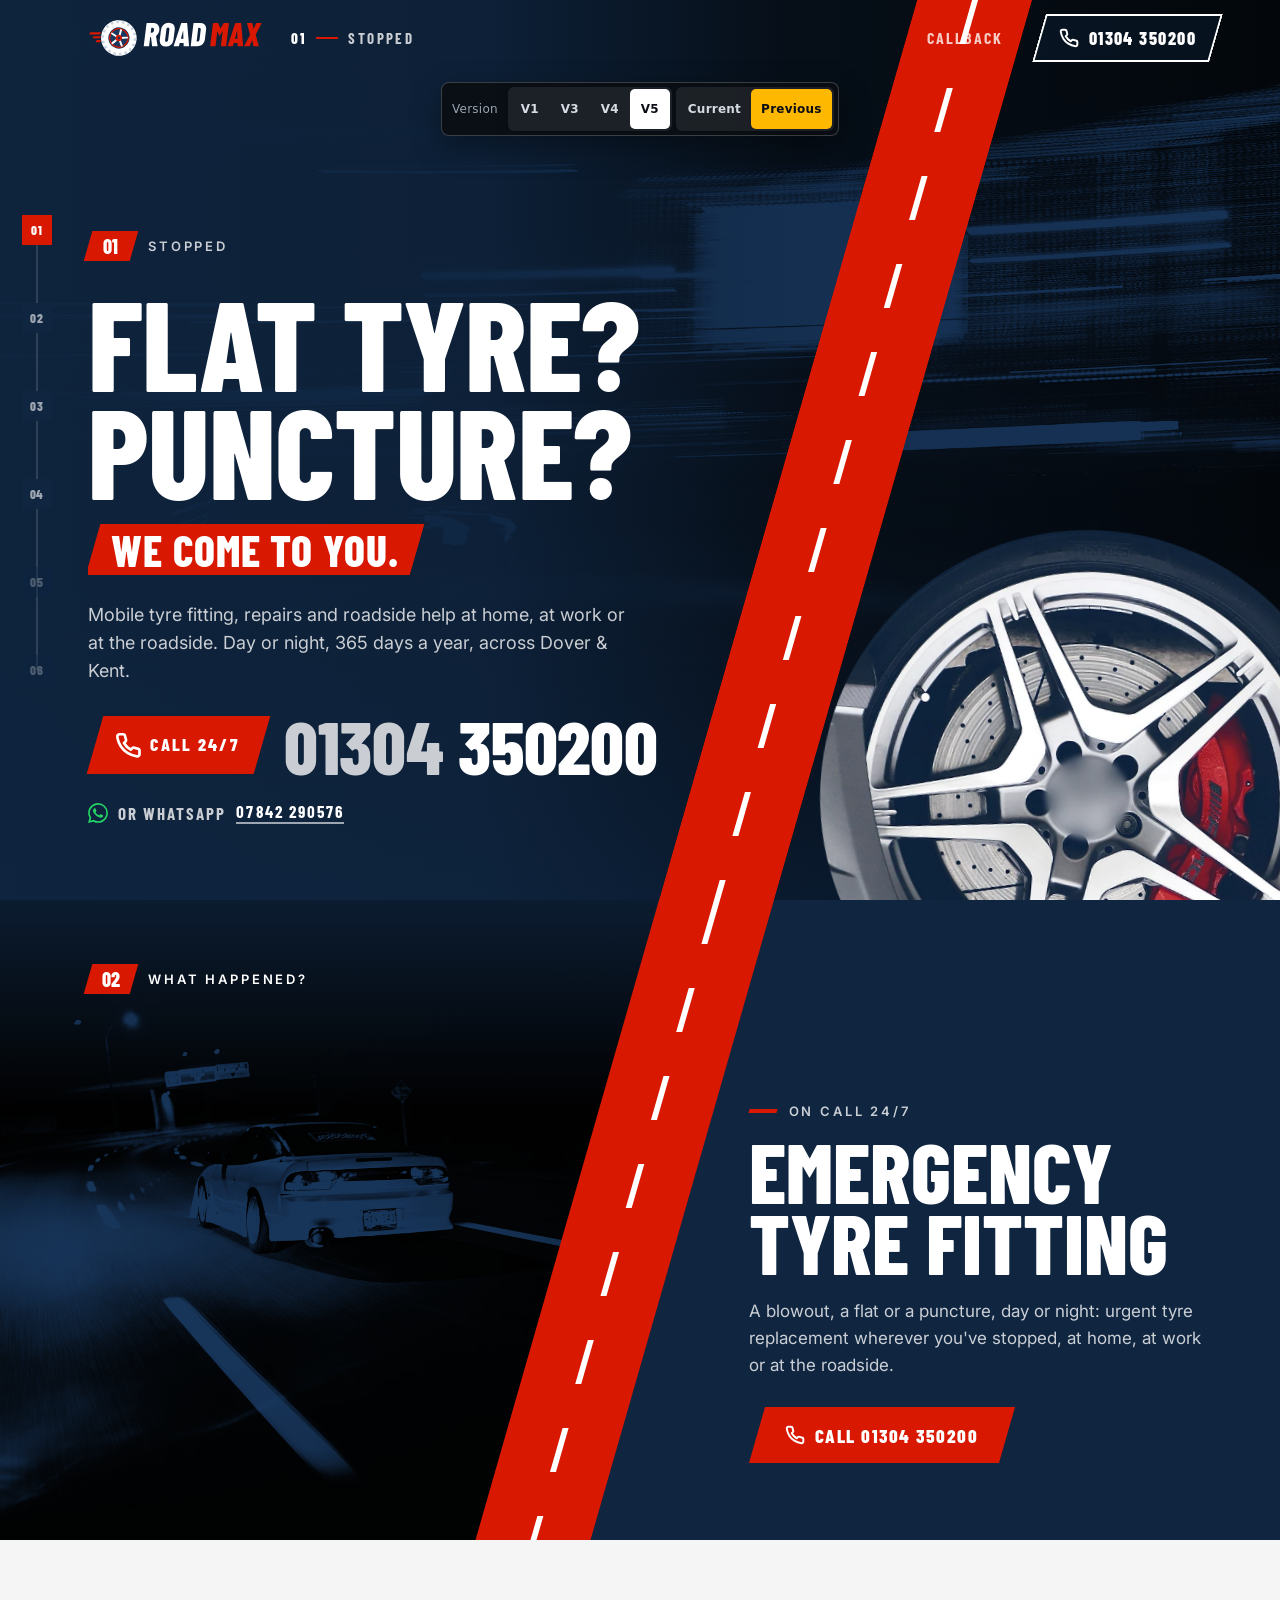
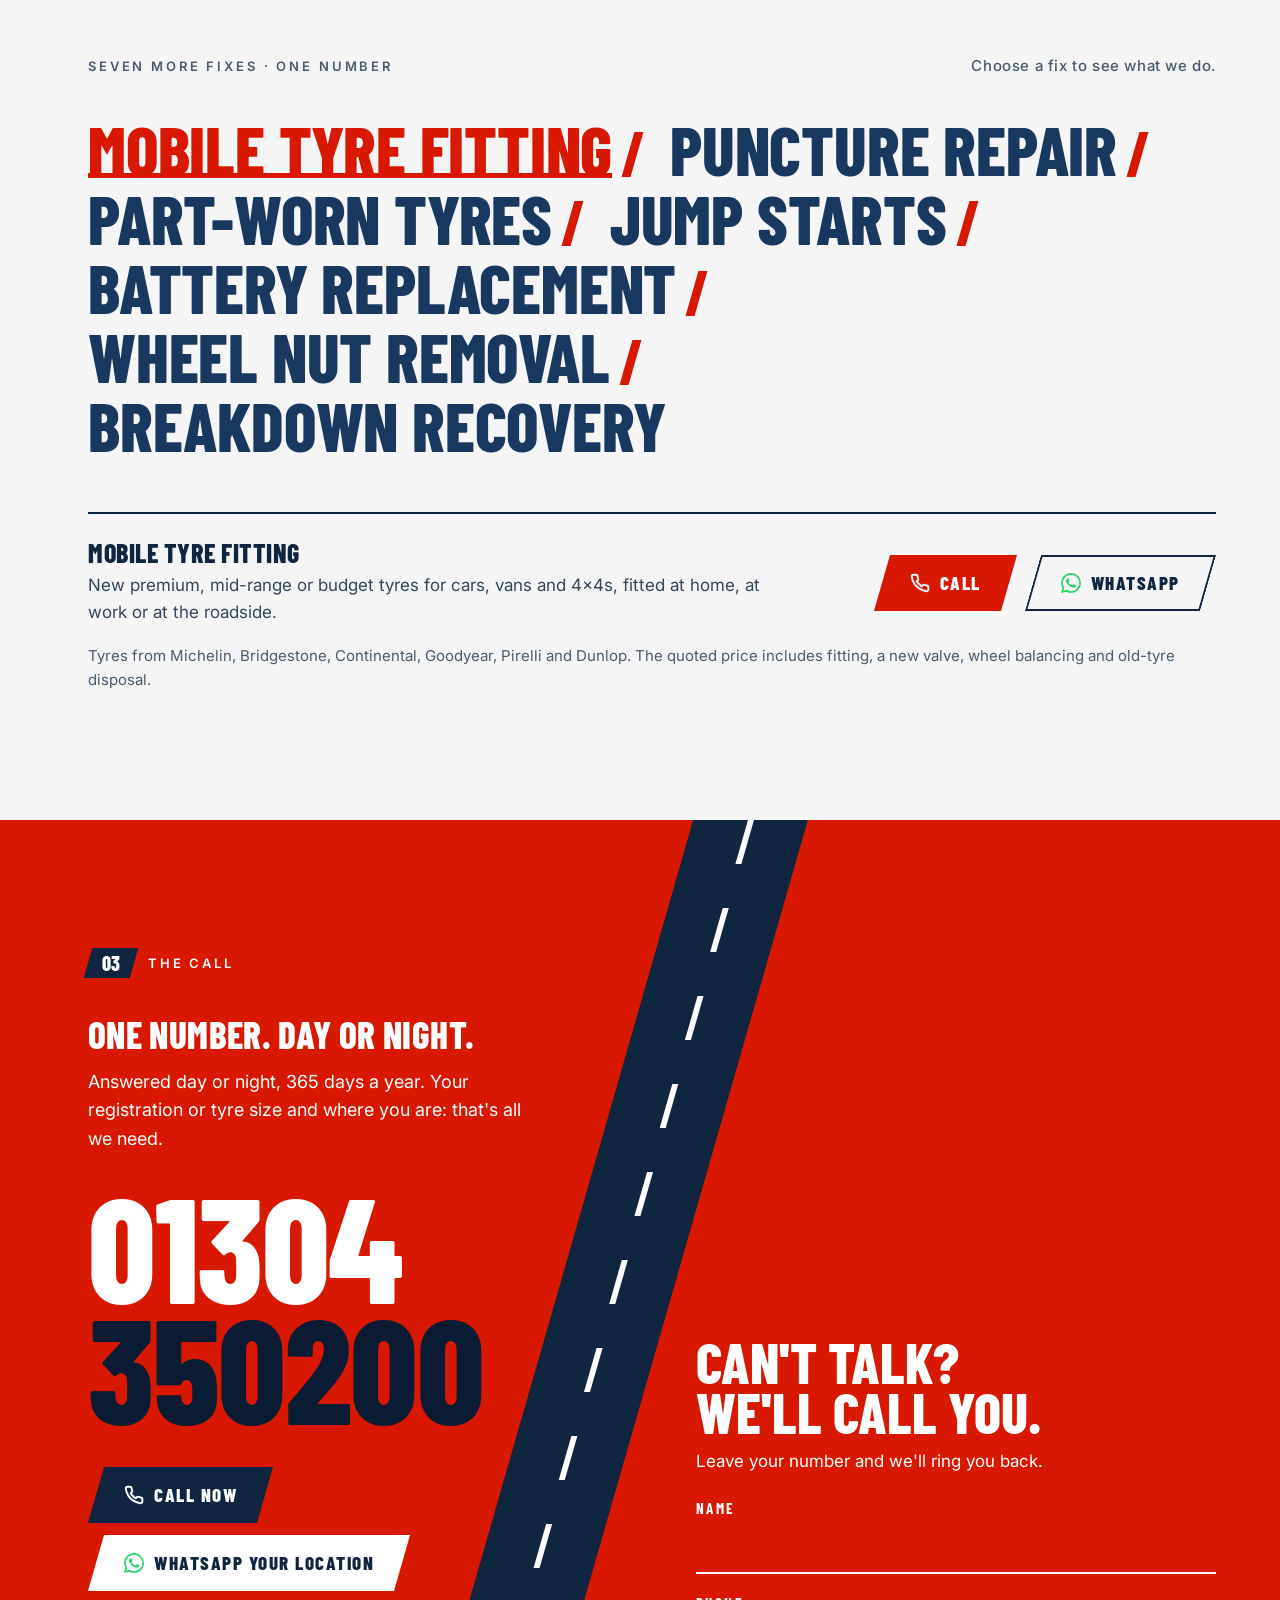
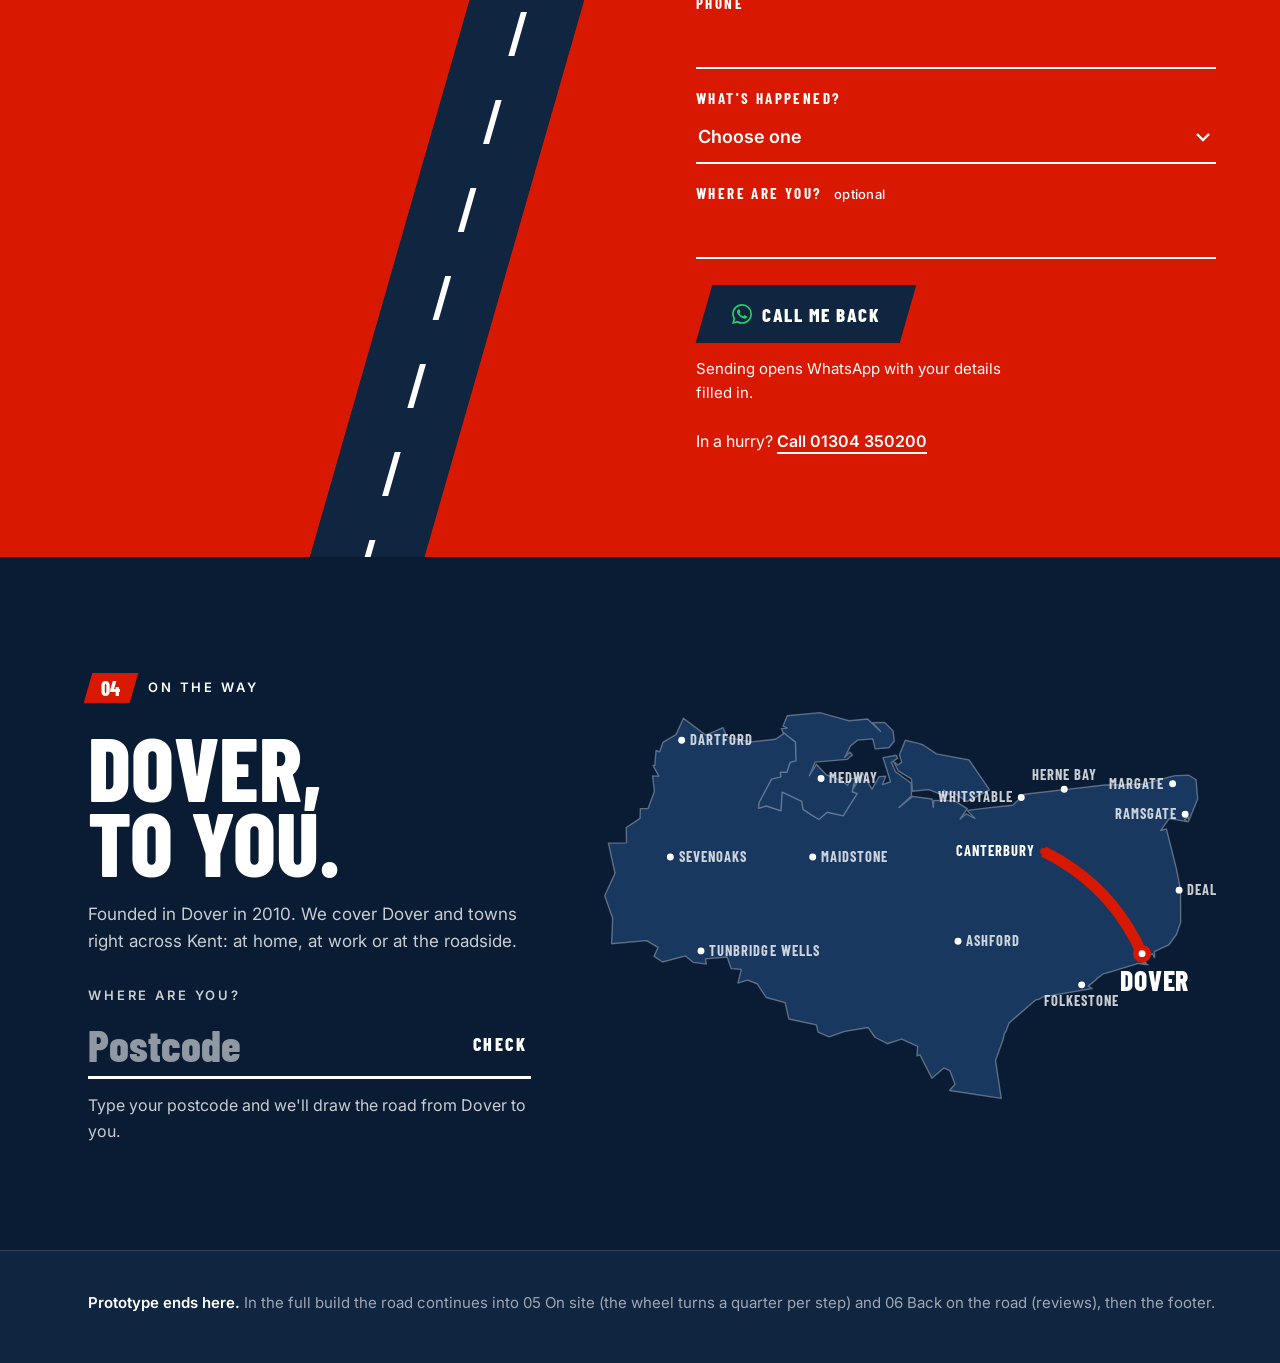
<file: versions/v5-prototype-previous.html>
<!doctype html>
<html lang="en-GB">
<head>
<meta charset="utf-8">
<meta name="viewport" content="width=device-width, initial-scale=1, viewport-fit=cover">
<title>Road Max V5 · The Call-Out (upgrade prototype) (previous)</title>
<meta name="theme-color" content="#0F2540">
<link rel="icon" href="files/assets/images/roadmax/roadmax-favicon.svg" type="image/svg+xml">
<link rel="preconnect" href="https://fonts.googleapis.com">
<link rel="preconnect" href="https://fonts.gstatic.com" crossorigin>
<link rel="stylesheet" href="https://fonts.googleapis.com/css2?family=Barlow+Condensed:wght@600;700;800&family=Inter:wght@400;500;600&display=swap">
<style>
/* =====================================================================
   V5 · The Call-Out (upgrade). One red road, one angle, one grade.
   ROAD SYSTEM: every road, mark, tab and button edge uses --slant (16deg, leaning "/").
   Road width --rw, centre line 6px dashes on a fixed 44/44 rhythm, crisp edges, no glow.
   ===================================================================== */
:root {
  --red: #D81800; --red-d: #B51400;
  --navy: #183860; --deep: #0F2540; --deeper: #0A1C33;
  --white: #FFFFFF; --grey: #F5F5F5;
  --w78: rgba(255,255,255,.78); --w60: rgba(255,255,255,.6); --w14: rgba(255,255,255,.14);
  --wa: #25D366;
  --disp: "Barlow Condensed", "Arial Narrow", sans-serif;
  --body: Inter, system-ui, -apple-system, "Segoe UI", sans-serif;
  --slant: -16deg;          /* the one road angle */
  --tan: .2867;             /* tan(16deg) for layout maths */
  --rw: clamp(84px, 9vw, 132px);   /* road width */
  --x0: 51.5%;              /* where the road crosses the hero/02 seam */
  --g: clamp(20px, 5vw, 72px);
  --gl: calc(var(--g) + 24px);     /* left gutter leaves room for the journey rail */
  --ease: cubic-bezier(.2,.8,.2,1);
  --dash: 0px;
  --hdr: 76px;
}
*, *::before, *::after { box-sizing: border-box; }
html { -webkit-text-size-adjust: 100%; scroll-padding-top: var(--hdr); }
body { margin: 0; background: var(--deep); color: var(--white); font: 400 17px/1.6 var(--body); -webkit-font-smoothing: antialiased; overflow-x: clip; }
img, svg { display: block; max-width: 100%; }
a { color: inherit; text-decoration: none; }
h1, h2, h3, p { margin: 0; }
button { font: inherit; color: inherit; background: none; border: 0; padding: 0; cursor: pointer; }
:focus-visible { outline: 3px solid var(--white); outline-offset: 4px; }
.sr { position: absolute; width: 1px; height: 1px; overflow: hidden; clip: rect(0 0 0 0); white-space: nowrap; }
.ic { width: 20px; height: 20px; flex: none; }
.ic-wa { color: var(--wa); }

/* ---------- the road (shared graphic) ---------- */
.road { position: absolute; width: var(--rw); background: var(--red); transform: skewX(var(--slant)); pointer-events: none; }
.road::after { content: ""; position: absolute; top: 0; bottom: 0; left: 50%; width: 6px; margin-left: -3px;
  background: repeating-linear-gradient(to bottom, #fff 0 44px, transparent 44px 88px); background-position: 0 var(--dash); }
.road.navy { background: var(--deep); }

/* ---------- chapter marker: the mile marker ---------- */
.mk { display: flex; align-items: center; gap: 14px; }
.mk-n { position: relative; isolation: isolate; display: inline-grid; place-items: center; min-width: 46px; height: 30px; padding: 0 10px;
  font: 800 20px/1 var(--disp); letter-spacing: .02em; color: #fff; }
.mk-n::before { content: ""; position: absolute; inset: 0; background: var(--red); transform: skewX(var(--slant)); z-index: -1; }
.mk-t { font: 600 13px/1 var(--body); letter-spacing: .22em; text-transform: uppercase; }

/* ---------- buttons: rectangular box (clean focus ring), slanted paint ---------- */
.btn { position: relative; isolation: isolate; display: inline-flex; align-items: center; justify-content: center; gap: 10px;
  min-height: 56px; padding: 0 28px; margin: 0 8px; font: 800 19px/1 var(--disp); letter-spacing: .08em; text-transform: uppercase; white-space: nowrap; }
.btn::before { content: ""; position: absolute; inset: 0; z-index: -1; background: var(--bg, var(--red)); transform: skewX(var(--slant)); transition: background-color .2s; }
.btn-red { --bg: var(--red); color: #fff; }
.btn-deep { --bg: var(--deep); color: #fff; }
.btn-white { --bg: #fff; color: var(--deep); }
.btn-line { color: #fff; } .btn-line::before { background: transparent; box-shadow: inset 0 0 0 2px rgba(255,255,255,.7); }
@media (hover: hover) {
  .btn-red:hover { --bg: var(--red-d); } .btn-deep:hover { --bg: var(--deeper); }
  .btn-white:hover { --bg: var(--grey); } .btn-line:hover::before { box-shadow: inset 0 0 0 2px #fff; background: rgba(255,255,255,.06); }
}

/* ---------- the one photo grade: monochrome, navy multiply, lifted contrast ---------- */
.ph { position: absolute; inset: 0; overflow: hidden; background: var(--deep); }
.ph img { width: 100%; height: 100%; object-fit: cover; filter: grayscale(1) contrast(1.28) brightness(.92); }
.ph::after { content: ""; position: absolute; inset: 0; background: var(--navy); mix-blend-mode: multiply; }

/* =====================================================================
   HEADER + JOURNEY RAIL
   ===================================================================== */
.hdr { position: fixed; inset: 0 0 auto; z-index: 50; height: var(--hdr); display: flex; align-items: center; gap: 28px; padding: 0 var(--g) 0 var(--gl);
  transition: background-color .3s; }
.hdr.solid { background: var(--deep); box-shadow: 0 1px 0 var(--w14); }
.hdr .brand { display: flex; align-items: center; min-height: 48px; flex: none; }
.hdr .rm-logo { height: 38px; width: auto; }
.now { display: flex; white-space: nowrap; align-items: center; gap: 10px; min-height: 48px; font: 700 15px/1 var(--disp); letter-spacing: .16em; text-transform: uppercase; color: var(--w78); }
.now b { color: #fff; font-weight: 800; }
.now i { width: 22px; height: 2px; background: var(--red); transform: skewX(var(--slant)); }
.hdr .sp { flex: 1; }
.hdr .wa-t { display: none; align-items: center; gap: 8px; min-height: 48px; font: 700 16px/1 var(--disp); letter-spacing: .12em; text-transform: uppercase; color: var(--w78); }
.hdr.solid .wa-t { display: inline-flex; }
.hdr .cb-t { display: inline-flex; align-items: center; min-height: 48px; font: 700 16px/1 var(--disp); letter-spacing: .12em; text-transform: uppercase; color: var(--w78); }
@media (hover: hover) { .hdr .cb-t:hover { color: #fff; } }
@media (hover: hover) { .hdr .wa-t:hover { color: #fff; } }
.hdr .btn { min-height: 48px; padding: 0 20px; font-size: 18px; margin-right: 0; }
/* over the hero the header Call is a white outline, so it reads on the road and on the photo; solid red once the page moves */
.hdr:not(.solid) .btn::before { background: rgba(15,37,64,.35); box-shadow: inset 0 0 0 2px #fff; }
.chap-btn { display: none; }
.chap-list { display: none; }

.rail { position: fixed; left: 22px; top: 50%; translate: 0 -50%; z-index: 40; height: min(52vh, 440px); width: 30px; transition: opacity .3s; }
.rail::before { content: ""; position: absolute; left: 14px; top: 0; bottom: 0; width: 2px; background: var(--w14); }
.rail .fill { position: absolute; left: 14px; top: 0; width: 2px; height: 100%; background: var(--red); transform-origin: top; transform: scaleY(var(--p, 0)); }
.rail a, .rail span.off { position: absolute; left: 0; width: 30px; height: 30px; display: grid; place-items: center; translate: 0 -50%;
  font: 800 13px/1 var(--disp); letter-spacing: .04em; color: var(--w60); background: var(--deep); }
.rail span.off { opacity: .45; }
.rail a.on { color: #fff; background: var(--red); }
.rail.onred a.on { background: #fff; color: var(--red); }
.rail.light a:not(.on), .rail.light span.off { background: var(--grey); color: #5A6B80; }
.rail.light::before { background: rgba(24,56,96,.18); }

/* =====================================================================
   01 STOPPED
   ===================================================================== */
.hero { position: relative; height: clamp(720px, 100svh, 1000px); overflow: hidden; isolation: isolate; background: var(--deep); }
.hero .ph { z-index: -4; }
.hero .ph img { object-position: 64% 50%; transform: scale(1.04); transition: transform 1.6s var(--ease); }
.go .hero .ph img { transform: none; }
.hero .scrim { position: absolute; inset: 0; z-index: -3;
  background: linear-gradient(90deg, rgba(15,37,64,.94) 0%, rgba(15,37,64,.86) 38%, rgba(15,37,64,.35) 62%, rgba(15,37,64,.15) 100%),
              linear-gradient(0deg, rgba(10,28,51,.7) 0%, rgba(10,28,51,0) 30%); }
.hero .road { left: var(--x0); bottom: 0; height: 100%; transform-origin: bottom left; z-index: -2;
  clip-path: inset(100% 0 0 0); transition: clip-path .7s cubic-bezier(.6,0,.2,1) .05s; }
.go .hero .road { clip-path: inset(0 0 0 0); }
.hero .wheel { position: absolute; z-index: -1; width: clamp(420px, 44vw, 660px); aspect-ratio: 1; right: calc(-1 * clamp(80px, 7vw, 120px)); bottom: calc(-1 * clamp(150px, 14vw, 230px));
  transform: translateX(18%); opacity: 0; transition: transform 1s cubic-bezier(.15,.7,.25,1), opacity .35s; }
.go .hero .wheel { transform: none; opacity: 1; }
.hero .wheel img { width: 100%; height: 100%; clip-path: circle(47.5% at 50% 50%); rotate: var(--spin, 0deg); filter: drop-shadow(-24px 28px 36px rgba(0,0,0,.55)); }
.go .hero .wheel img { animation: roll-in 1s cubic-bezier(.15,.7,.25,1) both; }
@keyframes roll-in { from { transform: rotate(80deg); } to { transform: none; } }

.hero .copy { position: absolute; left: var(--gl); bottom: clamp(56px, 7vh, 90px); width: min(46vw, 720px); }
.hero .mk { margin-bottom: clamp(22px, 3vh, 34px); color: var(--w78); }
.hero h1 { font-family: var(--disp); text-transform: uppercase; }
.hero h1 .ln { display: block; overflow: hidden; }
/* hero lines start on first paint (CSS only, no JS wait): all three are in place by 480ms */
.hero h1 .ln > span { display: block; animation: line-up .4s cubic-bezier(.2,.75,.2,1) both; }
.hero h1 .ln:nth-child(2) > span { animation-delay: .04s; }
.hero h1 .ln:nth-child(3) > span { animation-delay: .08s; }
@keyframes line-up { from { transform: translateY(102%); } to { transform: none; } }
.hero h1 .big { font-weight: 800; font-size: clamp(64px, min(10vw, 16.5vh), 152px); line-height: .84; letter-spacing: -.005em; }
.hero h1 .ln:nth-child(3) { margin-top: clamp(14px, 1.6vw, 22px); padding-left: .2em; }
.hero h1 .mark { display: inline-block; position: relative; isolation: isolate; padding: .1em .42em .08em; font-weight: 800; font-size: clamp(28px, 3.4vw, 50px); line-height: 1; letter-spacing: .02em; }
.hero h1 .mark::before { content: ""; position: absolute; inset: 0; background: var(--red); transform: skewX(var(--slant)); z-index: -1; }
.hero .sub { margin-top: clamp(20px, 2.6vh, 30px); max-width: 30em; font-size: 18px; line-height: 1.55; color: var(--w78); }
.lock { display: inline-flex; align-items: center; gap: 22px; margin-top: clamp(24px, 3.4vh, 38px); min-height: 56px; }
.lock .tab { position: relative; isolation: isolate; display: inline-flex; align-items: center; gap: 9px; height: .78em; padding: 0 .3em 0 .26em; margin-left: .1em;
  font: 800 clamp(44px, min(5.8vw, 9.4vh), 86px)/1 var(--disp); }
.lock .tab::before { content: ""; position: absolute; inset: 0; background: var(--red); transform: skewX(var(--slant)); z-index: -1; transition: background-color .2s; }
.lock .tab svg { width: .36em; height: .36em; }
.lock .tab span { font-size: .24em; letter-spacing: .12em; text-transform: uppercase; }
.lock .num { font: 800 clamp(44px, min(5.8vw, 9.4vh), 86px)/.8 var(--disp); letter-spacing: -.004em; white-space: nowrap; }
.lock .num .a { color: var(--w78); }
@media (hover: hover) { .lock:hover .tab::before { background: var(--red-d); } }
.hero .alt { display: flex; align-items: center; gap: 10px; margin-top: 14px; min-height: 48px; width: max-content; font: 700 17px/1 var(--disp); letter-spacing: .12em; text-transform: uppercase; color: var(--w78); }
.hero .alt b { color: #fff; font-weight: 700; border-bottom: 2px solid var(--w60); padding-bottom: 2px; }
@media (hover: hover) { .hero .alt:hover b { border-color: #fff; } }
.hero .copy .fade { animation: fade-in .3s ease .12s both; }
@keyframes fade-in { from { opacity: 0; } to { opacity: 1; } }

/* =====================================================================
   02 WHAT HAPPENED?
   ===================================================================== */
.s02 { position: relative; background: var(--grey); color: var(--deep); }
.story { --bh: clamp(620px, 50vw, 720px); position: relative; height: var(--bh); overflow: hidden; isolation: isolate; background: var(--deep); color: #fff; }
.story .ph { z-index: -3; right: auto; width: calc(var(--x0) + 2px);
  clip-path: polygon(0 0, 100% 0, calc(100% - var(--bh) * var(--tan)) 100%, 0 100%); }
.story .ph img { object-position: 50% 62%; transform: scale(1.08); transition: transform 1.4s var(--ease); }
.story.in .ph img { transform: none; }
.story .ph::before { content: ""; position: absolute; inset: 0; z-index: 1; background: linear-gradient(180deg, rgba(15,37,64,.75) 0%, rgba(15,37,64,0) 32%); }
.story .road { left: var(--x0); top: 0; height: 100%; transform-origin: top left; z-index: -2; }
.story .mk { position: absolute; left: var(--gl); top: clamp(44px, 5vw, 72px); color: var(--w78); }
.story .mk-t { color: #fff; }
.story .tell { position: absolute; right: var(--g); bottom: clamp(52px, 6vw, 84px); left: calc(var(--x0) + var(--rw) + clamp(28px, 4vw, 64px) - var(--bh) * var(--tan) * .42); max-width: 620px; }
.story .live { display: flex; align-items: center; gap: 12px; font: 600 13px/1 var(--body); letter-spacing: .22em; text-transform: uppercase; color: var(--w78); }
.story .live i { width: 28px; height: 4px; background: var(--red); transform: skewX(var(--slant)); }
.story h3 { margin-top: 18px; font: 800 clamp(54px, 6.6vw, 98px)/.84 var(--disp); text-transform: uppercase; }
.story p { margin-top: 20px; max-width: 34em; font-size: 17px; color: var(--w78); }
.story .btn { margin-top: 28px; }

.run { padding: clamp(80px, 9vw, 130px) var(--g) clamp(90px, 10vw, 140px) var(--gl); }
.run-head { display: flex; flex-wrap: wrap; align-items: baseline; justify-content: space-between; gap: 12px 40px; margin-bottom: clamp(26px, 3vw, 40px); }
.run-head p { font: 600 13px/1.4 var(--body); letter-spacing: .22em; text-transform: uppercase; color: #4A5B70; }
.run-head p.hint { letter-spacing: .04em; text-transform: none; font-weight: 500; font-size: 15px; }
.fixes { margin: 0; padding: 0; list-style: none; font: 800 clamp(34px, 5.3vw, 80px)/1.02 var(--disp); text-transform: uppercase; letter-spacing: -.003em; }
.fixes li { display: inline; }
.fixes button { display: inline; text-align: left; min-height: 48px; color: var(--navy); text-transform: inherit; letter-spacing: inherit;
  transition: color .2s; background-image: linear-gradient(var(--red), var(--red)); background-repeat: no-repeat; background-position: 0 92%; background-size: 0% .08em; }
.fixes button[aria-pressed="true"] { color: var(--red); background-size: 100% .08em; }
@media (hover: hover) { .fixes button:hover { color: var(--red); } }
.fixes .sep { display: inline-block; width: .13em; height: .66em; margin: 0 .28em 0 .24em; background: var(--red); transform: skewX(var(--slant)); vertical-align: -.02em; }
.fixes li:last-child .sep { display: none; }
.fixes .w { display: inline; transition: opacity .5s, clip-path .6s var(--ease); }
.detail { display: grid; grid-template-columns: minmax(0, 1fr) auto; align-items: center; gap: 20px 48px; margin-top: clamp(36px, 4vw, 56px); padding-top: 26px; border-top: 2px solid var(--deep); }
.detail h4 { margin: 0 0 6px; font: 800 26px/1 var(--disp); letter-spacing: .02em; text-transform: uppercase; color: var(--deep); }
.detail p { max-width: 40em; font-size: 17px; color: #33465C; }
.detail .acts { display: flex; flex-wrap: wrap; gap: 12px 8px; }
.detail .btn-line { color: var(--deep); } .detail .btn-line::before { box-shadow: inset 0 0 0 2px var(--deep); }
.price { margin-top: 18px; font-size: 15px; color: #4A5B70; }

/* =====================================================================
   03 THE CALL
   ===================================================================== */
.s03 { position: relative; overflow: hidden; overflow: clip; isolation: isolate; background: var(--red); padding: clamp(96px, 10vw, 150px) var(--g) clamp(80px, 8vw, 120px) var(--gl); }
.s03 .road { top: 0; bottom: 0; height: 100%; left: var(--rx, 52%); transform-origin: top left; z-index: -1; clip-path: inset(0 0 100% 0); transition: clip-path .8s cubic-bezier(.6,0,.2,1); }
.s03.in .road { clip-path: inset(0); }
.s03 .mk-n::before { background: var(--deep); }
.s03 .mk-t { color: #fff; }
.s03-grid { display: grid; grid-template-columns: minmax(0, 1fr) minmax(0, 520px); column-gap: 40px; align-items: start; }
.s03 .us { min-width: 0; }
.s03 h2 { margin-top: clamp(28px, 3vw, 40px); font: 800 clamp(28px, 2.9vw, 42px)/1 var(--disp); text-transform: uppercase; letter-spacing: .01em; }
.s03 .us h2 { width: max-content; max-width: 100%; }
.s03 .us > p { margin-top: 14px; max-width: 25em; font-size: 18px; color: #fff; }
.callnum { display: block; width: max-content; max-width: 100%; margin-top: clamp(22px, 2.4vw, 34px); font: 800 clamp(80px, 11.6vw, 172px)/.82 var(--disp); letter-spacing: -.01em; white-space: nowrap; }
.callnum .g { display: block; width: max-content; transition: transform .7s var(--ease) .15s; }
.callnum .g2 { color: var(--deeper); }   /* 3.3:1 on red, large-text AA */
.s03:not(.in) .callnum .g { transform: translateX(-.12em); }
.s03 .us .acts { display: flex; flex-direction: column; align-items: flex-start; gap: 12px; margin-top: clamp(28px, 3vw, 40px); }
.s03 .us .acts .btn { margin-left: 8px; }

/* ---------- callback: "we call you", the other side of the road ---------- */
.cb { min-width: 0; margin-top: var(--cbtop, 0px); color: #fff; }
.cb-h { font: 800 clamp(40px, 4.4vw, 64px)/.88 var(--disp); text-transform: uppercase; }
.cb-h + p { margin-top: 12px; font-size: 17px; color: #fff; }
.cbf { margin-top: 26px; display: grid; grid-template-columns: minmax(0, 1fr); gap: 22px; }
.fld label { display: block; font: 700 15px/1 var(--disp); letter-spacing: .16em; text-transform: uppercase; color: #fff; }
.fld label small { font: 500 13px/1 var(--body); letter-spacing: .02em; text-transform: none; margin-left: 6px; }
.fld input, .fld select { display: block; width: 100%; height: 52px; margin-top: 6px; padding: 0 2px; border: 0; border-bottom: 2px solid #fff; border-radius: 0; background: transparent;
  font: 600 18px/1 var(--body); color: #fff; outline: 0; -webkit-appearance: none; appearance: none; }
.fld select { padding-right: 34px; cursor: pointer;
  background: url("data:image/svg+xml,%3Csvg xmlns='http://www.w3.org/2000/svg' width='14' height='9' viewBox='0 0 14 9'%3E%3Cpath d='M1 1l6 6 6-6' fill='none' stroke='%23fff' stroke-width='2.4'/%3E%3C/svg%3E") no-repeat right 6px center; }
.fld select option { color: var(--deep); background: #fff; }
.fld input:focus, .fld select:focus { border-bottom-width: 4px; }
.fld input:focus-visible, .fld select:focus-visible { outline: 3px solid #fff; outline-offset: 3px; }
.fld [aria-invalid="true"] { border-bottom: 4px solid var(--deep); }
.err { display: none; margin-top: 8px; padding: 5px 9px; background: var(--deep); color: #fff; font: 600 14px/1.35 var(--body); width: max-content; max-width: 100%; }
.err.on { display: block; }
.cb-go { display: flex; flex-wrap: wrap; align-items: center; gap: 14px 20px; margin-top: 4px; }
.cb-go .btn { margin-left: 8px; min-height: 58px; }
.cb-note { font-size: 15px; color: #fff; max-width: 22em; }
.cb-alt { margin-top: 2px; font-size: 16px; color: #fff; }
.cb-alt a { font-weight: 600; border-bottom: 2px solid #fff; padding-bottom: 1px; white-space: nowrap; }
.pc .res a.use { display: flex; align-items: center; gap: 10px; width: max-content; min-height: 48px; margin-top: 6px; border: 0; font: 700 17px/1 var(--disp); letter-spacing: .12em; text-transform: uppercase; }
.pc .res a.use::before { content: ""; width: 22px; height: 4px; background: var(--red); transform: skewX(var(--slant)); }

/* =====================================================================
   04 ON THE WAY (compact, deep navy)
   ===================================================================== */
.s04 { position: relative; background: var(--deeper); padding: clamp(90px, 9vw, 130px) var(--g) clamp(80px, 8vw, 120px) var(--gl);
  display: grid; grid-template-columns: minmax(0, 5fr) minmax(0, 7fr); gap: clamp(32px, 5vw, 80px); align-items: center; }
.s04 > * { min-width: 0; }
.s04 .mk { color: var(--w78); } .s04 .mk-t { color: #fff; }
.s04 h2.t { margin-top: 26px; font: 800 clamp(56px, 7vw, 108px)/.84 var(--disp); text-transform: uppercase; }
.s04 .lede { margin-top: 22px; max-width: 30em; color: var(--w78); }
.pc { margin-top: 34px; max-width: 460px; }
.pc label { display: block; font: 600 13px/1 var(--body); letter-spacing: .22em; text-transform: uppercase; color: var(--w78); margin-bottom: 10px; }
.pc .field { display: flex; align-items: stretch; border-bottom: 3px solid #fff; }
.pc input { flex: 1; min-width: 0; height: 64px; border: 0; background: transparent; padding: 0; font: 800 44px/1 var(--disp); color: #fff; text-transform: uppercase; outline: 0; }
.pc input::placeholder { color: rgba(255,255,255,.55); text-transform: none; }
.pc .field:focus-within { border-color: var(--red); }
.pc button { min-height: 64px; padding: 0 4px 0 16px; font: 800 18px/1 var(--disp); letter-spacing: .14em; text-transform: uppercase; color: #fff; }
.pc .res { margin-top: 14px; min-height: 54px; font-size: 16px; color: var(--w78); }
.pc .res b { color: #fff; }
.pc .res a { color: #fff; font-weight: 600; border-bottom: 2px solid var(--red); }
.map { position: relative; }
.map svg { width: 100%; height: auto; overflow: visible; }
.map .kent { fill: var(--navy); stroke: rgba(255,255,255,.32); stroke-width: 2; stroke-linejoin: round; }
.map .town circle { fill: #fff; }
.map .town text { font: 700 21px var(--disp); letter-spacing: 1.5px; fill: var(--w78); text-transform: uppercase; }
.map .town.hit text { fill: #fff; }
.map .town.hit circle { fill: var(--red); }
.map .rt { fill: none; stroke: var(--red); stroke-width: 16; stroke-linecap: butt; }
.map .rt-c { fill: none; stroke: #fff; stroke-width: 2.5; stroke-dasharray: 11 11; transition: opacity .3s; }
.map .dover-l { font: 800 40px var(--disp); fill: #fff; letter-spacing: 1px; }
.towns { display: none; }

.end { background: var(--deep); padding: 40px var(--g) 48px var(--gl); border-top: 1px solid var(--w14); font-size: 15px; color: var(--w60); }
.end b { color: #fff; font-weight: 600; }

/* ---------- thumb bar (phones) ---------- */
.thumb { display: none; }

/* reveal (one-shot, distinct per chapter, never on hero content) */
.wipe { clip-path: inset(0 100% 0 0); transition: clip-path .6s cubic-bezier(.6,0,.2,1); }
.in .wipe, .wipe.in { clip-path: inset(0 0 0 0); }

/* =====================================================================
   TABLET
   ===================================================================== */
@media (max-width: 1100px) {
  :root { --gl: var(--g); }
  .rail { display: none; }
  .hdr .wa-t span { display: none; }
  .hero .copy { width: min(60vw, 640px); }
  .story .tell { left: calc(var(--x0) + var(--rw) + 24px - var(--bh) * var(--tan) * .42); }
  .s04 { grid-template-columns: 1fr; }
  .s03-grid { grid-template-columns: minmax(0, 1fr) minmax(0, 400px); column-gap: 24px; }
  .callnum { font-size: clamp(80px, 10vw, 110px); }
}

/* 03 stacks below 900px: number, then the callback, the road as a chapter opener */
@media (max-width: 900px) {
  .s03 { padding: 0 var(--g) 60px; }
  .s03 .opener { position: relative; height: 150px; margin: 0 calc(-1 * var(--g)) 0; }
  .s03 .road { top: 0; bottom: auto; height: 150px; left: auto; right: 16%; clip-path: inset(0 0 100% 0); }
  .s03 .mk { position: absolute; left: var(--g); bottom: 22px; }
  .s03 h2 { margin-top: 10px; font-size: 30px; }
  .s03-grid { display: block; }
  .s03 .us > p { font-size: 16px; }
  .callnum { font-size: clamp(84px, 26vw, 104px); line-height: .84; margin-top: 22px; }
  .s03:not(.in) .callnum .g { transform: translateX(-.08em); }
  .s03 .us .acts { align-items: stretch; margin-top: 30px; }
  .s03 .us .acts .btn { margin: 0 8px; }
  .cb { margin-top: 56px; padding-top: 48px; border-top: 2px solid #fff; }
  .cb-h { font-size: clamp(42px, 12.4vw, 50px); }
  .cb-go { flex-direction: column; align-items: stretch; }
  .cb-go .btn { margin: 0 8px; }
  .s03 { padding-bottom: 72px; }
  .s03 .us .acts, .cbf { max-width: 560px; }
}

/* =====================================================================
   PHONES (designed, not shrunk)
   ===================================================================== */
@media (max-width: 760px) {
  :root { --rw: 54px; --hdr: 60px; --g: 20px; }
  body { padding-bottom: calc(64px + env(safe-area-inset-bottom)); font-size: 16px; }
  html { scroll-padding-bottom: calc(84px + env(safe-area-inset-bottom)); }
  .hdr { gap: 12px; background: var(--deep); box-shadow: 0 1px 0 var(--w14); }
  .hero { padding-top: var(--hdr); }
  .hdr .rm-logo { height: 30px; }
  .hdr .now, .hdr .wa-t, .hdr.solid .wa-t, .hdr .btn, .hdr .cb-t { display: none; }
  .chap-btn { display: inline-flex; align-items: center; gap: 8px; min-height: 48px; padding: 0 2px 0 12px; font: 700 15px/1 var(--disp); letter-spacing: .14em; text-transform: uppercase; color: #fff; }
  .chap-btn b { font-weight: 800; color: #fff; background: var(--red); padding: 4px 7px; }
  .chap-btn svg { width: 12px; height: 12px; transition: rotate .2s; }
  .chap-btn[aria-expanded="true"] svg { rotate: 180deg; }
  .chap-list.open { display: grid; position: fixed; top: var(--hdr); left: 0; right: 0; z-index: 49; background: var(--deep); padding: 4px var(--g) 16px; box-shadow: 0 1px 0 var(--w14); }
  .chap-list a, .chap-list span { display: flex; align-items: center; gap: 14px; min-height: 52px; border-bottom: 1px solid var(--w14); font: 700 20px/1 var(--disp); letter-spacing: .1em; text-transform: uppercase; }
  .chap-list span { color: var(--w60); }
  .chap-list a i, .chap-list span i { font-style: normal; color: var(--red); min-width: 26px; }
  .chap-list span em { margin-left: auto; font: 500 12px/1 var(--body); letter-spacing: .04em; text-transform: none; font-style: normal; }

  /* hero: art at the top, words and number in the lower half */
  .hero { --art: clamp(150px, calc(100svh - 570px), 300px); height: auto; min-height: calc(100svh - 64px); display: flex; flex-direction: column; }
  .hero .art { position: relative; height: var(--art); flex: none; overflow: hidden; isolation: isolate; }
  .hero .ph { inset: 0 0 auto; height: var(--art); }
  .hero .ph img { object-position: 30% 50%; }
  .hero .scrim { inset: 0 0 auto; height: var(--art); background: linear-gradient(180deg, rgba(15,37,64,.55) 0%, rgba(15,37,64,.2) 40%, rgba(15,37,64,.6) 80%, var(--deep) 100%); }
  .hero .road { left: 30%; bottom: 0; height: var(--art); top: auto; z-index: 1; }
  .hero .art .road { position: absolute; }
  .hero .wheel { width: 270px; right: -84px; bottom: -64px; top: auto; z-index: 2; transform: translateX(10%); }
  .go .hero .wheel img { animation-duration: .8s; }
  @keyframes roll-in { from { transform: rotate(40deg); } to { transform: none; } }
  .hero .copy { position: relative; left: auto; bottom: auto; width: auto; padding: 18px var(--g) 30px; margin-top: auto; }
  .hero .mk { margin-bottom: 16px; }
  .hero h1 .big { font-size: clamp(54px, 15.6vw, 66px); line-height: .86; }
  .hero h1 .ln:nth-child(3) { margin-top: 12px; padding-left: .3em; }
  .hero h1 .mark { font-size: clamp(25px, 7.4vw, 30px); }
  .hero .sub { margin-top: 16px; font-size: 16px; line-height: 1.5; }
  .lock { margin-top: 20px; gap: 14px; }
  .lock .tab, .lock .num { font-size: clamp(42px, 12.6vw, 52px); }
  .lock .tab { padding: 0 .22em 0 .2em; }
  .lock .tab span { display: none; }
  .lock .tab svg { width: .42em; height: .42em; }
  .hero .alt { display: none; }

  /* 02 */
  .story { --bh: auto; height: auto; min-height: 0; display: flex; flex-direction: column; }
  .story .stage { position: relative; height: 300px; overflow: hidden; isolation: isolate; }
  .story .ph { width: 100%; clip-path: none; }
  .story .ph img { object-position: 50% 70%; }
  .story .ph::before { background: linear-gradient(180deg, rgba(15,37,64,.7) 0%, rgba(15,37,64,0) 40%, rgba(15,37,64,.2) 70%, var(--deep) 100%); }
  .story .road { left: auto; right: 22%; height: 300px; }
  .story .mk { left: var(--g); top: 28px; }
  .story .tell { position: relative; left: auto; right: auto; bottom: auto; padding: 14px var(--g) 56px; margin-top: 0; }
  .story h3 { font-size: clamp(50px, 14.6vw, 60px); }
  .story p { font-size: 16px; }
  .run { padding: 60px var(--g) 64px; }
  .run-head { flex-direction: column; gap: 8px; }
  .fixes { font-size: clamp(32px, 9.6vw, 38px); line-height: 1.3; }
  .detail { grid-template-columns: 1fr; gap: 18px; }
  .detail .acts .btn { flex: 1 1 auto; }

  /* 03 */

  /* 04 */
  .s04 { padding: 70px var(--g) 64px; }
  .s04 h2.t { font-size: clamp(52px, 15vw, 64px); }
  .pc input { font-size: 36px; }
  .map .town text { display: none; }
  .map .town.hit text { display: block; font-size: 40px; }
  .map .dover-l { font-size: 52px; }
  .towns { display: block; margin-top: 20px; font: 700 18px/1.5 var(--disp); letter-spacing: .1em; text-transform: uppercase; color: var(--w78); }
  .towns b { color: #fff; }
  .towns i { display: inline-block; width: 6px; height: 12px; margin: 0 8px; background: var(--red); transform: skewX(var(--slant)); }

  .thumb { display: grid; grid-template-columns: 2fr 1fr; position: fixed; inset: auto 0 0; z-index: 60; padding-bottom: env(safe-area-inset-bottom); background: var(--deep); box-shadow: 0 -1px 0 var(--w14); }
  .thumb a { height: 64px; display: flex; align-items: center; justify-content: center; gap: 9px; font: 800 20px/1 var(--disp); letter-spacing: .06em; text-transform: uppercase; color: #fff; white-space: nowrap; }
  .thumb a:first-child { background: var(--red); }
  .thumb .ic { width: 20px; height: 20px; }
}
/* short phones (e.g. 360x640): the number must clear the thumb bar, so the sub line steps aside */
@media (max-width: 760px) and (max-height: 700px) {
  .hero .sub { display: none; }
  .hero .mk { margin-bottom: 12px; }
}
@media (max-width: 370px) {
  .thumb a { font-size: 20px; letter-spacing: .02em; gap: 6px; }
}

/* =====================================================================
   REDUCED MOTION: final state, still road, nothing waits
   ===================================================================== */
@media (prefers-reduced-motion: reduce) {
  *, *::before, *::after { animation: none !important; transition: none !important; }
  .hero h1 .ln > span, .hero .copy .fade, .hero .wheel, .hero .ph img, .story .ph img, .s03 .callnum .g { transform: none !important; opacity: 1 !important; }
  .hero .road, .s03 .road, .wipe { clip-path: none !important; }
  .hero .wheel img { rotate: 0deg !important; }
  .road::after { background-position: 0 0 !important; }
}
</style>
</head>
<body>
<svg width="0" height="0" class="sr" aria-hidden="true">
  <symbol id="i-phone" viewBox="0 0 24 24"><path fill="none" stroke="currentColor" stroke-width="2.4" stroke-linecap="round" stroke-linejoin="round" d="M22 16.92v3a2 2 0 0 1-2.18 2 19.79 19.79 0 0 1-8.63-3.07 19.5 19.5 0 0 1-6-6 19.79 19.79 0 0 1-3.07-8.67A2 2 0 0 1 4.11 2h3a2 2 0 0 1 2 1.72c.13.96.36 1.9.7 2.81a2 2 0 0 1-.45 2.11L8.09 9.91a16 16 0 0 0 6 6l1.27-1.27a2 2 0 0 1 2.11-.45c.91.34 1.85.57 2.81.7A2 2 0 0 1 22 16.92z"/></symbol>
  <symbol id="i-wa" viewBox="0 0 24 24"><path fill="currentColor" d="M17.47 14.38c-.3-.15-1.76-.87-2.03-.97-.27-.1-.47-.15-.67.15-.2.3-.77.97-.94 1.16-.17.2-.35.22-.64.08-.3-.15-1.26-.46-2.39-1.48-.88-.79-1.48-1.76-1.65-2.06-.17-.3-.02-.46.13-.6.13-.14.3-.35.45-.52.15-.18.2-.3.3-.5.1-.2.05-.37-.03-.52-.07-.15-.67-1.61-.92-2.2-.24-.58-.49-.5-.67-.51l-.57-.01c-.2 0-.52.07-.79.37-.27.3-1.04 1.02-1.04 2.48s1.07 2.88 1.21 3.07c.15.2 2.1 3.2 5.08 4.49.71.31 1.26.49 1.7.63.71.22 1.36.19 1.87.12.57-.09 1.76-.72 2-1.41.25-.7.25-1.29.18-1.41-.08-.13-.27-.2-.57-.35m-5.42 7.4h-.01a9.87 9.87 0 0 1-5.03-1.38l-.36-.21-3.74.98 1-3.65-.24-.37a9.86 9.86 0 0 1-1.51-5.26c0-5.45 4.44-9.88 9.89-9.88a9.8 9.8 0 0 1 6.99 2.9 9.83 9.83 0 0 1 2.89 6.99c0 5.45-4.44 9.88-9.88 9.88m8.41-18.3A11.82 11.82 0 0 0 12.05 0C5.5 0 .16 5.34.16 11.89c0 2.1.55 4.14 1.59 5.95L.06 24l6.3-1.65a11.88 11.88 0 0 0 5.68 1.45h.01c6.55 0 11.89-5.34 11.89-11.89a11.82 11.82 0 0 0-3.48-8.41z"/></symbol>
  <symbol id="i-down" viewBox="0 0 12 12"><path d="M1 3.5 6 8.5l5-5" fill="none" stroke="currentColor" stroke-width="2"/></symbol>
</svg>

<header class="hdr" id="hdr">
  <a class="brand" href="#top" aria-label="Road Max, back to the start"><img data-rm-logo="v5" class="rm-logo" src="files/assets/images/roadmax/roadmax-logo-compact-white.svg" alt="Road Max" width="175" height="38"></a>
  <p class="now" id="now" aria-live="polite"><b id="now-n">01</b><i></i><span id="now-t">Stopped</span></p>
  <span class="sp"></span>
  <button class="chap-btn" id="chap-btn" type="button" aria-expanded="false" aria-controls="chap-list"><b id="chap-n">01</b><span>Chapters</span><svg aria-hidden="true"><use href="#i-down"/></svg></button>
  <a class="cb-t" href="#callback">Callback</a>
  <a class="wa-t" href="https://wa.me/447842290576"><svg class="ic ic-wa" aria-hidden="true"><use href="#i-wa"/></svg><span>WhatsApp</span></a>
  <a class="btn btn-red" href="tel:01304350200"><svg class="ic" aria-hidden="true"><use href="#i-phone"/></svg>01304 350200</a>
</header>
<nav class="chap-list" id="chap-list" aria-label="Chapters">
  <a href="#top"><i>01</i>Stopped</a><a href="#what-happened"><i>02</i>What happened?</a><a href="#the-call"><i>03</i>The call</a><a href="#callback"><i>03</i>Callback</a><a href="#on-the-way"><i>04</i>On the way</a>
  <span><i>05</i>On site<em>full build</em></span><span><i>06</i>Back on the road<em>full build</em></span>
</nav>

<nav class="rail" id="rail" aria-label="Journey">
  <span class="fill"></span>
  <a href="#top" style="top:0%" class="on" aria-label="01 Stopped">01</a>
  <a href="#what-happened" style="top:20%" aria-label="02 What happened?">02</a>
  <a href="#the-call" style="top:40%" aria-label="03 The call">03</a>
  <a href="#on-the-way" style="top:60%" aria-label="04 On the way">04</a>
  <span class="off" style="top:80%" title="On site (full build)">05</span>
  <span class="off" style="top:100%" title="Back on the road (full build)">06</span>
</nav>

<main>
<!-- 01 STOPPED -->
<section class="hero" id="top" data-ch="01" data-t="Stopped" aria-labelledby="h1">
  <div class="art">
    <div class="ph"><img src="files/V5/assets/img/hero-night-2000.webp" srcset="files/V5/assets/img/hero-night-1000.webp 1000w, files/V5/assets/img/hero-night-2000.webp 2000w" sizes="100vw" alt="" width="2000" height="1333" fetchpriority="high"></div>
    <div class="scrim"></div>
    <div class="road" aria-hidden="true"></div>
    <div class="wheel" aria-hidden="true"><img src="files/assets/images/v5-concept/wheel-cutout.webp" alt="" width="900" height="900"></div>
  </div>
  <div class="copy">
    <div class="mk fade"><span class="mk-n">01</span><span class="mk-t">Stopped</span></div>
    <h1 id="h1"><span class="ln"><span class="big">Flat tyre?</span></span><span class="ln"><span class="big">Puncture?</span></span><span class="ln"><span><span class="mark">We come to you.</span></span></span></h1>
    <p class="sub fade">Mobile tyre fitting, repairs and roadside help at home, at work or at the roadside. Day or night, 365 days a year, across Dover &amp; Kent.</p>
    <a class="lock" href="tel:01304350200" aria-label="Call Road Max 24/7 on 01304 350200"><span class="tab"><svg aria-hidden="true"><use href="#i-phone"/></svg><span>Call 24/7</span></span><span class="num"><span class="a">01304</span> <span class="b">350200</span></span></a>
    <a class="alt fade" href="https://wa.me/447842290576"><svg class="ic ic-wa" aria-hidden="true"><use href="#i-wa"/></svg>Or WhatsApp <b>07842 290576</b></a>
  </div>
</section>

<!-- 02 WHAT HAPPENED? -->
<section class="s02" id="what-happened" data-ch="02" data-t="What happened?" aria-labelledby="h2-02">
  <div class="story" id="story">
    <div class="stage">
      <div class="ph"><img src="files/assets/images/v5-concept/svc-emergency.webp" alt="A car stopped on a dark road at night" width="1244" height="1400" loading="lazy"></div>
      <div class="road" aria-hidden="true"></div>
      <div class="mk"><span class="mk-n">02</span><h2 class="mk-t" id="h2-02">What happened?</h2></div>
    </div>
    <div class="tell">
      <p class="live"><i></i>On call 24/7</p>
      <h3>Emergency<br>tyre fitting</h3>
      <p>A blowout, a flat or a puncture, day or night: urgent tyre replacement wherever you've stopped, at home, at work or at the roadside.</p>
      <a class="btn btn-red" href="tel:01304350200"><svg class="ic" aria-hidden="true"><use href="#i-phone"/></svg>Call 01304 350200</a>
    </div>
  </div>

  <div class="run" id="run">
    <div class="run-head"><p>Seven more fixes · one number</p><p class="hint">Choose a fix to see what we do.</p></div>
    <ul class="fixes" id="fixes">
      <li><button type="button" aria-pressed="true" data-d="New premium, mid-range or budget tyres for cars, vans and 4x4s, fitted at home, at work or at the roadside.">Mobile tyre fitting</button><span class="sep" aria-hidden="true"></span></li>
      <li><button type="button" aria-pressed="false" data-d="Punctures repaired on the spot. If the tyre can't be repaired, it's replaced where you are.">Puncture repair</button><span class="sep" aria-hidden="true"></span></li>
      <li><button type="button" aria-pressed="false" data-d="Part-worn tyres checked to BS AU 159, supplied and fitted where you are.">Part-worn tyres</button><span class="sep" aria-hidden="true"></span></li>
      <li><button type="button" aria-pressed="false" data-d="Flat battery? We get you started at home, at work or at the roadside.">Jump starts</button><span class="sep" aria-hidden="true"></span></li>
      <li><button type="button" aria-pressed="false" data-d="A new battery fitted on site, wherever the old one gave up.">Battery replacement</button><span class="sep" aria-hidden="true"></span></li>
      <li><button type="button" aria-pressed="false" data-d="Stuck or locking wheel nuts removed on site, so the wheel can come off.">Wheel nut removal</button><span class="sep" aria-hidden="true"></span></li>
      <li><button type="button" aria-pressed="false" data-d="Breakdown recovery and roadside help across Dover &amp; Kent.">Breakdown recovery</button><span class="sep" aria-hidden="true"></span></li>
    </ul>
    <div class="detail" id="detail" aria-live="polite">
      <div><h4 id="d-h">Mobile tyre fitting</h4><p id="d-p">New premium, mid-range or budget tyres for cars, vans and 4x4s, fitted at home, at work or at the roadside.</p></div>
      <div class="acts"><a class="btn btn-red" href="tel:01304350200"><svg class="ic" aria-hidden="true"><use href="#i-phone"/></svg>Call</a><a class="btn btn-line" id="d-wa" href="https://wa.me/447842290576"><svg class="ic ic-wa" aria-hidden="true"><use href="#i-wa"/></svg>WhatsApp</a></div>
    </div>
    <p class="price">Tyres from Michelin, Bridgestone, Continental, Goodyear, Pirelli and Dunlop. The quoted price includes fitting, a new valve, wheel balancing and old-tyre disposal.</p>
  </div>
</section>

<!-- 03 THE CALL -->
<section class="s03" id="the-call" data-ch="03" data-t="The call" aria-labelledby="h2-03">
  <div class="opener"><div class="road navy" id="road3" aria-hidden="true"></div>
    <div class="mk"><span class="mk-n">03</span><span class="mk-t">The call</span></div></div>
  <div class="s03-grid">
    <div class="us" id="us">
      <h2 id="h2-03">One number. Day or night.</h2>
      <p>Answered day or night, 365 days a year. Your registration or tyre size and where you are: that's all we need.</p>
      <a class="callnum" id="callnum" href="tel:01304350200" aria-label="Call 01304 350200"><span class="g g1">01304</span><span class="g g2">350200</span></a>
      <div class="acts"><a class="btn btn-deep" href="tel:01304350200"><svg class="ic" aria-hidden="true"><use href="#i-phone"/></svg>Call now</a><a class="btn btn-white" href="https://wa.me/447842290576?text=Hi%20Road%20Max%2C%20I%20need%20help.%20My%20location%20is%3A"><svg class="ic ic-wa" aria-hidden="true"><use href="#i-wa"/></svg>WhatsApp your location</a></div>
    </div>
    <div class="cb" id="callback" tabindex="-1" role="region" aria-labelledby="cb-h">
      <h3 class="cb-h" id="cb-h">Can't talk?<br>We'll call you.</h3>
      <p>Leave your number and we'll ring you back.</p>
      <form class="cbf" id="cbf" novalidate>
        <div class="fld"><label for="cb-name">Name</label><input id="cb-name" name="name" type="text" autocomplete="name" required aria-describedby="cb-name-e"><p class="err" id="cb-name-e">Please enter your name.</p></div>
        <div class="fld"><label for="cb-phone">Phone</label><input id="cb-phone" name="phone" type="tel" inputmode="tel" autocomplete="tel" required aria-describedby="cb-phone-e"><p class="err" id="cb-phone-e">Please enter a phone number we can call (at least 10 digits).</p></div>
        <div class="fld"><label for="cb-need">What's happened?</label><select id="cb-need" name="need" required aria-describedby="cb-need-e">
          <option value="">Choose one</option><option>Emergency tyre fitting</option><option>Mobile tyre fitting</option><option>Mobile tyre repair (puncture)</option><option>Jump start</option><option>Breakdown recovery</option><option>Battery replacement</option><option>Wheel nut removal (incl. locking nuts)</option><option>Part-worn tyres</option><option>Something else</option></select><p class="err" id="cb-need-e">Please choose what's happened.</p></div>
        <div class="fld"><label for="cb-where">Where are you? <small>optional</small></label><input id="cb-where" name="where" type="text" autocomplete="postal-code" aria-describedby="cb-where-h"><p class="sr" id="cb-where-h">Postcode, road or place.</p></div>
        <div class="cb-go"><button class="btn btn-deep" type="submit"><svg class="ic ic-wa" aria-hidden="true"><use href="#i-wa"/></svg>Call me back</button><p class="cb-note">Sending opens WhatsApp with your details filled in.</p></div>
        <p class="cb-alt">In a hurry? <a href="tel:01304350200">Call 01304 350200</a></p>
      </form>
    </div>
  </div>
</section>

<!-- 04 ON THE WAY (compact) -->
<section class="s04" id="on-the-way" data-ch="04" data-t="On the way" aria-labelledby="h2-04">
  <div>
    <div class="mk"><span class="mk-n">04</span><span class="mk-t">On the way</span></div>
    <h2 class="t" id="h2-04">Dover,<br>to you.</h2>
    <p class="lede">Founded in Dover in 2010. We cover Dover and towns right across Kent: at home, at work or at the roadside.</p>
    <form class="pc" id="pc" novalidate>
      <label for="pc-in">Where are you?</label>
      <div class="field"><input id="pc-in" name="postcode" autocomplete="postal-code" placeholder="Postcode" maxlength="8" inputmode="text"><button type="submit">Check</button></div>
      <p class="res" id="pc-res" aria-live="polite">Type your postcode and we'll draw the road from Dover to you.</p>
    </form>
  </div>
  <div class="map">
    <svg id="atlas" viewBox="20 20 900 600" role="img" aria-label="Map of Kent. Road Max covers Dover and all of Kent.">
      <path class="kent" d="M373.3,41.6 L388.2,45.7 L415.4,43.2 L433.9,61.0 L422.3,48.5 L440.0,48.1 L452.3,60.6 L454.1,75.5 L446.1,84.9 L426.3,86.5 L422.7,72.1 L414.8,72.7 L400.8,73.8 L390.5,82.3 L382.1,98.8 L389.5,91.1 L393.4,95.3 L385.5,101.8 L339.3,105.7 L330.9,125.5 L340.9,108.8 L355.1,123.8 L370.2,129.7 L375.6,131.9 L380.2,127.9 L376.9,131.6 L386.2,139.4 L391.2,129.4 L398.7,129.4 L394.8,139.4 L393.1,148.7 L400.2,151.5 L379.8,183.7 L356.6,178.4 L344.8,188.9 L333.6,182.3 L321.6,174.3 L319.8,162.8 L291.4,149.2 L289.7,176.5 L268.4,169.4 L257.1,172.8 L257.9,164.5 L276.1,130.4 L289.6,127.2 L288.7,120.4 L298.3,120.4 L302.9,106.2 L311.5,103.9 L310.7,76.7 L292.2,62.1 L290.2,57.1 L298.4,56.2 L292.5,53.6 L298.8,38.4 L346.1,34.0 L373.3,41.6Z M562.4,102.4 L592.1,145.9 L559.6,163.1 L544.3,153.1 L535.8,147.6 L535.2,152.9 L525.4,146.4 L531.9,153.0 L524.7,154.1 L504.5,145.7 L480.1,148.0 L478.9,130.2 L459.7,118.5 L453.0,104.7 L459.4,110.0 L464.8,105.7 L461.4,95.1 L469.9,74.0 L489.0,78.6 L495.4,80.5 L515.3,93.8 L546.4,99.5 L562.4,102.4Z M148.2,42.1 L180.7,66.6 L197.3,59.2 L205.5,55.6 L205.6,55.6 L211.6,69.9 L246.1,76.4 L281.6,72.6 L293.2,64.8 L292.2,62.1 L310.7,76.7 L311.5,103.9 L302.9,106.2 L298.3,120.4 L288.7,120.4 L289.6,127.2 L276.1,130.4 L257.9,164.5 L257.1,172.8 L268.4,169.4 L289.7,176.5 L291.4,149.2 L319.8,162.8 L321.6,174.3 L333.6,182.3 L344.8,188.9 L356.6,178.4 L379.8,183.7 L400.2,151.5 L393.1,148.7 L394.8,139.4 L398.7,129.4 L399.9,129.4 L395.3,143.3 L408.1,121.2 L421.6,144.8 L431.9,126.9 L441.6,126.1 L436.9,138.4 L448.5,134.2 L437.7,99.3 L456.8,95.8 L458.8,100.3 L449.7,106.0 L455.8,119.6 L478.6,136.3 L479.0,154.9 L460.8,171.6 L480.5,155.4 L508.9,159.2 L510.6,171.1 L511.2,161.2 L541.0,161.7 L543.9,163.5 L559.9,173.1 L549.5,188.2 L558.3,180.7 L570.9,187.5 L559.6,175.7 L592.3,171.7 L592.3,171.7 L625.7,168.2 L642.7,152.3 L719.7,143.4 L759.0,138.9 L759.4,138.9 L814.3,137.9 L856.1,126.5 L861.4,125.4 L881.2,124.8 L891.6,131.3 L894.0,159.2 L894.0,159.2 L894.0,159.3 L881.1,190.8 L880.2,185.5 L874.9,189.3 L880.4,192.4 L852.5,187.6 L840.8,204.4 L840.4,204.9 L848.6,202.5 L854.4,225.5 L862.8,259.0 L869.0,290.2 L869.3,337.9 L863.2,355.7 L851.9,370.9 L831.3,380.5 L831.3,381.2 L831.2,381.2 L831.5,389.5 L828.6,383.9 L815.2,388.2 L819.2,396.9 L811.3,394.3 L815.9,396.5 L813.5,396.2 L822.1,399.6 L815.7,398.8 L806.6,397.6 L805.3,398.3 L804.6,398.7 L760.3,412.1 L757.1,412.5 L756.4,413.1 L753.4,415.6 L747.8,419.3 L747.8,420.3 L735.4,430.6 L741.1,434.0 L668.6,446.5 L665.1,449.2 L659.3,450.4 L620.5,484.0 L616.3,495.4 L613.9,498.9 L611.6,508.6 L600.8,538.3 L604.8,564.7 L609.1,593.1 L609.0,593.3 L534.2,581.9 L534.1,581.9 L542.0,572.8 L534.8,553.5 L525.9,549.2 L508.6,564.3 L491.1,530.1 L486.8,531.8 L487.9,518.1 L464.5,507.3 L443.9,514.1 L425.8,504.7 L416.3,490.6 L382.2,496.2 L359.6,504.2 L343.5,497.2 L340.9,486.8 L301.1,478.3 L295.6,454.6 L268.2,447.0 L255.0,427.1 L241.2,421.9 L227.2,426.1 L232.1,406.3 L217.4,405.2 L211.6,388.3 L180.3,391.1 L181.4,398.6 L162.5,396.2 L151.3,386.8 L118.1,395.6 L105.6,387.4 L111.4,374.3 L94.6,364.6 L44.0,369.1 L45.6,332.2 L34.0,299.4 L49.0,266.9 L39.4,223.2 L65.7,222.8 L65.3,200.5 L85.3,187.2 L85.7,173.1 L96.9,173.1 L106.1,148.3 L103.5,125.8 L112.4,126.1 L104.2,110.6 L106.7,110.3 L108.5,88.7 L113.6,91.0 L118.8,76.7 L137.4,65.9 L148.2,42.1Z"/>
      <g id="towns"></g>
      <path class="rt" id="rt" d=""/><path class="rt-c" id="rt-c" d=""/>
      <circle cx="813.3" cy="383.5" r="13" fill="#D81800"/><circle cx="813.3" cy="383.5" r="5" fill="#fff"/>
      <text class="dover-l" x="782" y="438">DOVER</text>
    </svg>
    <p class="towns" id="town-run"></p>
  </div>
</section>

<footer class="end"><b>Prototype ends here.</b> In the full build the road continues into 05 On site (the wheel turns a quarter per step) and 06 Back on the road (reviews), then the footer.</footer>
</main>

<div class="thumb" aria-label="Get help now"><a href="tel:01304350200"><svg class="ic" aria-hidden="true"><use href="#i-phone"/></svg>Call 01304 350200</a><a href="https://wa.me/447842290576"><svg class="ic ic-wa" aria-hidden="true"><use href="#i-wa"/></svg>WhatsApp</a></div>

<script src="files/assets/js/roadmax-logo.js" defer></script>
<script defer>
(function () {
  'use strict';
  var rmq = matchMedia('(prefers-reduced-motion: reduce)');
  var reduce = rmq.matches;
  var phone = matchMedia('(max-width: 760px)'), stack3 = matchMedia('(max-width: 900px)');
  var de = document.documentElement;
  var TAN = Math.tan(16 * Math.PI / 180);

  /* hero: everything readable inside 450ms; the road and wheel are decoration */
  requestAnimationFrame(function () { document.body.classList.add('go'); });

  /* header state + current chapter (the journey) */
  var hdr = document.getElementById('hdr');
  var rail = document.getElementById('rail');
  var nowN = document.getElementById('now-n'), nowT = document.getElementById('now-t'), chapN = document.getElementById('chap-n');
  var railLinks = rail.querySelectorAll('a');
  var chapters = document.querySelectorAll('[data-ch]');
  var chIO = new IntersectionObserver(function (es) {
    es.forEach(function (e) {
      if (!e.isIntersecting) return;
      var n = e.target.getAttribute('data-ch');
      nowN.textContent = n; chapN.textContent = n; nowT.textContent = e.target.getAttribute('data-t');
      railLinks.forEach(function (a) { a.classList.toggle('on', a.textContent === n); });
      rail.classList.toggle('onred', n === '03');
      rail.classList.toggle('light', n === '02' && e.target.querySelector('.run').getBoundingClientRect().top < innerHeight / 2);
    });
  }, { rootMargin: '-45% 0px -50% 0px' });
  chapters.forEach(function (c) { chIO.observe(c); });

  var cb = document.getElementById('chap-btn'), cl = document.getElementById('chap-list');
  cb.addEventListener('click', function () { var o = !cl.classList.contains('open'); cl.classList.toggle('open', o); cb.setAttribute('aria-expanded', String(o)); });
  cl.addEventListener('click', function (e) { if (e.target.closest('a')) { cl.classList.remove('open'); cb.setAttribute('aria-expanded', 'false'); } });

  /* one-shot reveals, each chapter its own gesture */
  var io = new IntersectionObserver(function (es) {
    es.forEach(function (e) { if (e.isIntersecting) { e.target.classList.add('in'); io.unobserve(e.target); } });
  }, { threshold: .25 });
  document.querySelectorAll('#story, .s03').forEach(function (el) { io.observe(el); });

  /* 03: the navy road runs exactly through the gap between 01304 and 350200 */
  /* 03: the navy road separates "call us" (left) from "we call you" (right). It is placed by
     measuring both sides; if they would touch the road, the form steps down the slope. */
  var s03 = document.querySelector('.s03'), road3 = document.getElementById('road3'), cbBox = document.getElementById('callback');
  function placeRoad3() {
    if (stack3.matches) { road3.style.removeProperty('left'); cbBox.style.removeProperty('--cbtop'); return; }
    cbBox.style.setProperty('--cbtop', '0px');
    var sr = s03.getBoundingClientRect(), half = road3.offsetWidth / 2, m = Math.max(32, innerWidth * .028);
    var cmin = 0;
    document.querySelectorAll('#us h2, #us > p, #us .callnum, #us .acts .btn').forEach(function (el) {
      var r = el.getBoundingClientRect();
      cmin = Math.max(cmin, r.right - sr.left + m + half + TAN * (r.bottom - sr.top));
    });
    var fr = cbBox.getBoundingClientRect();
    var cmax = fr.left - sr.left - m - half + TAN * (fr.top - sr.top);
    if (cmin > cmax) cbBox.style.setProperty('--cbtop', Math.ceil((cmin - cmax) / TAN) + 'px');
    road3.style.left = (cmin - half) + 'px';
  }

  /* scroll: dashes travel with the page (shorter on phones), logo wheel and hero wheel turn together */
  var heroWheel = document.querySelector('.hero .wheel img');
  var lastY = scrollY, lastT = performance.now(), ticking = false, rig = null;
  function frame() {
    ticking = false;
    var y = scrollY, max = de.scrollHeight - innerHeight;
    hdr.classList.toggle('solid', y > 24);
    rail.style.setProperty('--p', max > 0 ? Math.min(1, y / max).toFixed(3) : 0);
    if (!reduce) {
      de.style.setProperty('--dash', ((y * (phone.matches ? .25 : .6)) % 88).toFixed(1) + 'px');
      var t = performance.now();
      if (rig && !phone.matches) rig.drive((y - lastY) * .5, t - lastT);
      lastY = y; lastT = t;
    }
  }
  addEventListener('scroll', function () { if (!ticking) { ticking = true; requestAnimationFrame(frame); } }, { passive: true });
  addEventListener('resize', function () { placeRoad3(); frame(); });
  frame();
  if (document.fonts && document.fonts.ready) document.fonts.ready.then(placeRoad3);
  addEventListener('load', function () {
    placeRoad3();
    var logo = document.querySelector('.hdr svg.rm-logo');
    if (!reduce && window.RoadMaxLogo && logo) {
      rig = RoadMaxLogo.rig(logo);
      // the big wheel is ~4x the logo wheel, so it turns at a quarter of the speed
      if (rig) rig.onSpin(function (a) { heroWheel.style.setProperty('--spin', (a * .25).toFixed(2) + 'deg'); });
    }
  });

  /* 02: the run. Tap a fix, the detail follows; never hover-only */
  var fixes = document.querySelectorAll('#fixes button');
  var dH = document.getElementById('d-h'), dP = document.getElementById('d-p'), dW = document.getElementById('d-wa');
  fixes.forEach(function (b) {
    b.addEventListener('click', function () {
      fixes.forEach(function (o) { o.setAttribute('aria-pressed', String(o === b)); });
      dH.textContent = b.textContent; dP.textContent = b.getAttribute('data-d');
      dW.href = 'https://wa.me/447842290576?text=' + encodeURIComponent('Hi Road Max, I need help with: ' + b.textContent);
    });
  });

  /* 03: callback form. No server: it opens WhatsApp with the details filled in */
  var cbf = document.getElementById('cbf'), cbWhere = document.getElementById('cb-where'), prefilled = '';
  var fName = document.getElementById('cb-name'), fTel = document.getElementById('cb-phone'), fNeed = document.getElementById('cb-need');
  function telOk(v) { var d = v.replace(/\D/g, ''); return d.length >= 10 && d.length <= 13 && !/[^\d\s()+-]/.test(v.trim()); }
  function okFor(el) { return el === fTel ? telOk(el.value) : !!el.value.trim(); }
  function mark(el, bad) {
    el.setAttribute('aria-invalid', bad ? 'true' : 'false');
    document.getElementById(el.id + '-e').classList.toggle('on', bad);
    return bad;
  }
  cbf.addEventListener('submit', function (ev) {
    ev.preventDefault();
    var bad = [fName, fTel, fNeed].filter(function (el) { return mark(el, !okFor(el)); });
    if (bad.length) { bad[0].focus(); return; }
    var text = 'Hi Road Max, please call me back.\nName: ' + fName.value.trim() + '\nPhone: ' + fTel.value.trim() + '\nNeed: ' + fNeed.value;
    if (cbWhere.value.trim()) text += '\nLocation: ' + cbWhere.value.trim();
    // open synchronously (popup blockers allow it inside the submit); cut the opener by hand, because the
    // 'noopener' feature makes window.open return null even on success. Null means blocked: use this tab.
    var waUrl = 'https://wa.me/447842290576?text=' + encodeURIComponent(text);
    var win = window.open(waUrl, '_blank');
    if (win) win.opener = null; else location.href = waUrl;
  });
  // an error clears as soon as the field is fixed (instant state change)
  [fName, fTel, fNeed].forEach(function (el) {
    el.addEventListener(el === fNeed ? 'change' : 'input', function () { if (el.getAttribute('aria-invalid') === 'true' && okFor(el)) mark(el, false); });
  });
  function prefillWhere(v) {
    if (!cbWhere.value.trim() || cbWhere.value === prefilled) { cbWhere.value = v; prefilled = v; }
  }

  /* 04: towns, postcode, route from Dover */
  var T = { Dover: [813.3, 383.5], Deal: [867, 291.4, 'e'], Folkestone: [725.7, 428.7, 'b'], Canterbury: [670.5, 235.3, 'w'], Margate: [857.6, 137, 'w'],
    Ramsgate: [875.8, 181.3, 'w'], Ashford: [546.4, 365.4], Maidstone: [335.7, 243.3], Medway: [347.8, 129.5], Dartford: [145.7, 74],
    Sevenoaks: [129.2, 243.3], 'Tunbridge Wells': [173.7, 379.5], Whitstable: [638.1, 157, 'w'], 'Herne Bay': [700.4, 145, 'n'] };
  var svgNS = 'http://www.w3.org/2000/svg', g = document.getElementById('towns');
  Object.keys(T).forEach(function (n) {
    if (n === 'Dover') return;
    var p = T[n], k = document.createElementNS(svgNS, 'g'); k.setAttribute('class', 'town'); k.setAttribute('data-town', n);
    var c = document.createElementNS(svgNS, 'circle'); c.setAttribute('cx', p[0]); c.setAttribute('cy', p[1]); c.setAttribute('r', 5);
    var t = document.createElementNS(svgNS, 'text'), side = p[2] || 'e';
    t.textContent = n;
    if (side === 'w') { t.setAttribute('x', p[0] - 12); t.setAttribute('y', p[1] + 7); t.setAttribute('text-anchor', 'end'); }
    else if (side === 'n') { t.setAttribute('x', p[0]); t.setAttribute('y', p[1] - 14); t.setAttribute('text-anchor', 'middle'); }
    else if (side === 'b') { t.setAttribute('x', p[0]); t.setAttribute('y', p[1] + 30); t.setAttribute('text-anchor', 'middle'); }
    else { t.setAttribute('x', p[0] + 12); t.setAttribute('y', p[1] + 7); }
    k.appendChild(c); k.appendChild(t); g.appendChild(k);
  });
  var tn = Object.keys(T);
  document.getElementById('town-run').innerHTML = tn.map(function (n, k) { return '<span style="white-space:nowrap">' + (k ? n : '<b>' + n + '</b>') + (k < tn.length - 1 ? '<i></i>' : '') + '</span>'; }).join(' ');

  function townFor(pc) {
    var m = pc.replace(/\s+/g, '').toUpperCase().match(/^([A-Z]{1,2})(\d{1,2})/);
    if (!m) return null;
    var a = m[1], n = +m[2];
    if (a === 'CT') {
      if (n >= 15 && n <= 17) return 'Dover'; if (n === 13 || n === 14) return 'Deal';
      if (n >= 7 && n <= 9) return 'Margate'; if (n >= 10 && n <= 12) return 'Ramsgate';
      if (n === 5) return 'Whitstable'; if (n === 6) return 'Herne Bay'; if (n >= 18 && n <= 21) return 'Folkestone';
      return 'Canterbury';
    }
    if (a === 'ME') { if (n >= 14 && n <= 18) return 'Maidstone'; if (n === 13) return 'Canterbury'; if (n <= 20) return 'Medway'; return null; }
    if (a === 'TN') { if (n >= 23 && n <= 30) return 'Ashford'; if (n >= 13 && n <= 16) return 'Sevenoaks'; if ((n >= 1 && n <= 4) || (n >= 9 && n <= 12) || n === 17 || n === 18) return 'Tunbridge Wells'; return null; }
    if (a === 'DA') { if ((n >= 1 && n <= 4) || (n >= 9 && n <= 13)) return 'Dartford'; return null; }
    return null;
  }
  var rt = document.getElementById('rt'), rtc = document.getElementById('rt-c'), res = document.getElementById('pc-res'), inp = document.getElementById('pc-in');
  function draw(name) {
    var a = T.Dover, b = T[name];
    g.querySelectorAll('.town').forEach(function (t) { t.classList.toggle('hit', t.getAttribute('data-town') === name); });
    if (!b || name === 'Dover') { rt.setAttribute('d', ''); rtc.setAttribute('d', ''); return; }
    var mx = (a[0] + b[0]) / 2, my = (a[1] + b[1]) / 2, nx = -(b[1] - a[1]), ny = b[0] - a[0], L = Math.hypot(nx, ny) || 1, bend = .18 * Math.hypot(b[0] - a[0], b[1] - a[1]);
    var d = 'M' + a[0] + ',' + a[1] + ' Q' + (mx + nx / L * bend).toFixed(1) + ',' + (my + ny / L * bend).toFixed(1) + ' ' + b[0] + ',' + b[1];
    rt.setAttribute('d', d); rtc.setAttribute('d', d);
    var len = rt.getTotalLength();
    rt.style.transition = 'none'; rt.style.strokeDasharray = len; rt.style.strokeDashoffset = reduce ? 0 : len; rtc.style.opacity = reduce ? 1 : 0;
    rt.getBoundingClientRect();
    if (!reduce) {
      rt.style.transition = 'stroke-dashoffset ' + (phone.matches ? .8 : 1.1) + 's cubic-bezier(.5,0,.2,1)'; rt.style.strokeDashoffset = 0;
      setTimeout(function () { rtc.style.opacity = 1; }, phone.matches ? 750 : 1050);
    }
  }
  document.getElementById('pc').addEventListener('submit', function (e) {
    e.preventDefault();
    var v = inp.value.trim().toUpperCase();
    if (!v) { res.textContent = 'Type your postcode, for example CT16 or ME14.'; return; }
    var t = townFor(v), msg = encodeURIComponent('Hi Road Max, I need help. My postcode is ' + v + '.');
    if (t) { draw(t); res.innerHTML = '<b>' + v.replace(/</g, '') + ' · ' + t + ' area.</b> That\'s on our patch. <a href="tel:01304350200">Call 01304 350200</a> or <a href="https://wa.me/447842290576?text=' + msg + '">WhatsApp your location</a>. <a class="use" href="#callback" id="pc-use">Use this in my callback</a>'; prefillWhere(v);
      document.getElementById('pc-use').addEventListener('click', function (e) {
        e.preventDefault(); cbWhere.value = v; prefilled = v;
        var target = fName.value.trim() ? (fTel.value.trim() ? fNeed : fTel) : fName;
        document.getElementById('callback').scrollIntoView({ behavior: reduce ? 'auto' : 'smooth', block: 'start' });
        target.focus({ preventScroll: true });
      }); }
    else { draw('Dover'); res.innerHTML = 'That postcode may be outside Kent. <a href="tel:01304350200">Call 01304 350200</a> and we\'ll tell you straight away.'; }
  });
  var mIO = new IntersectionObserver(function (es) { if (es[0].isIntersecting) { draw('Canterbury'); mIO.disconnect(); } }, { threshold: .4 });
  mIO.observe(document.getElementById('atlas'));
})();
</script>
<script src="version-bar.js" defer></script>
</body>
</html>
</file>
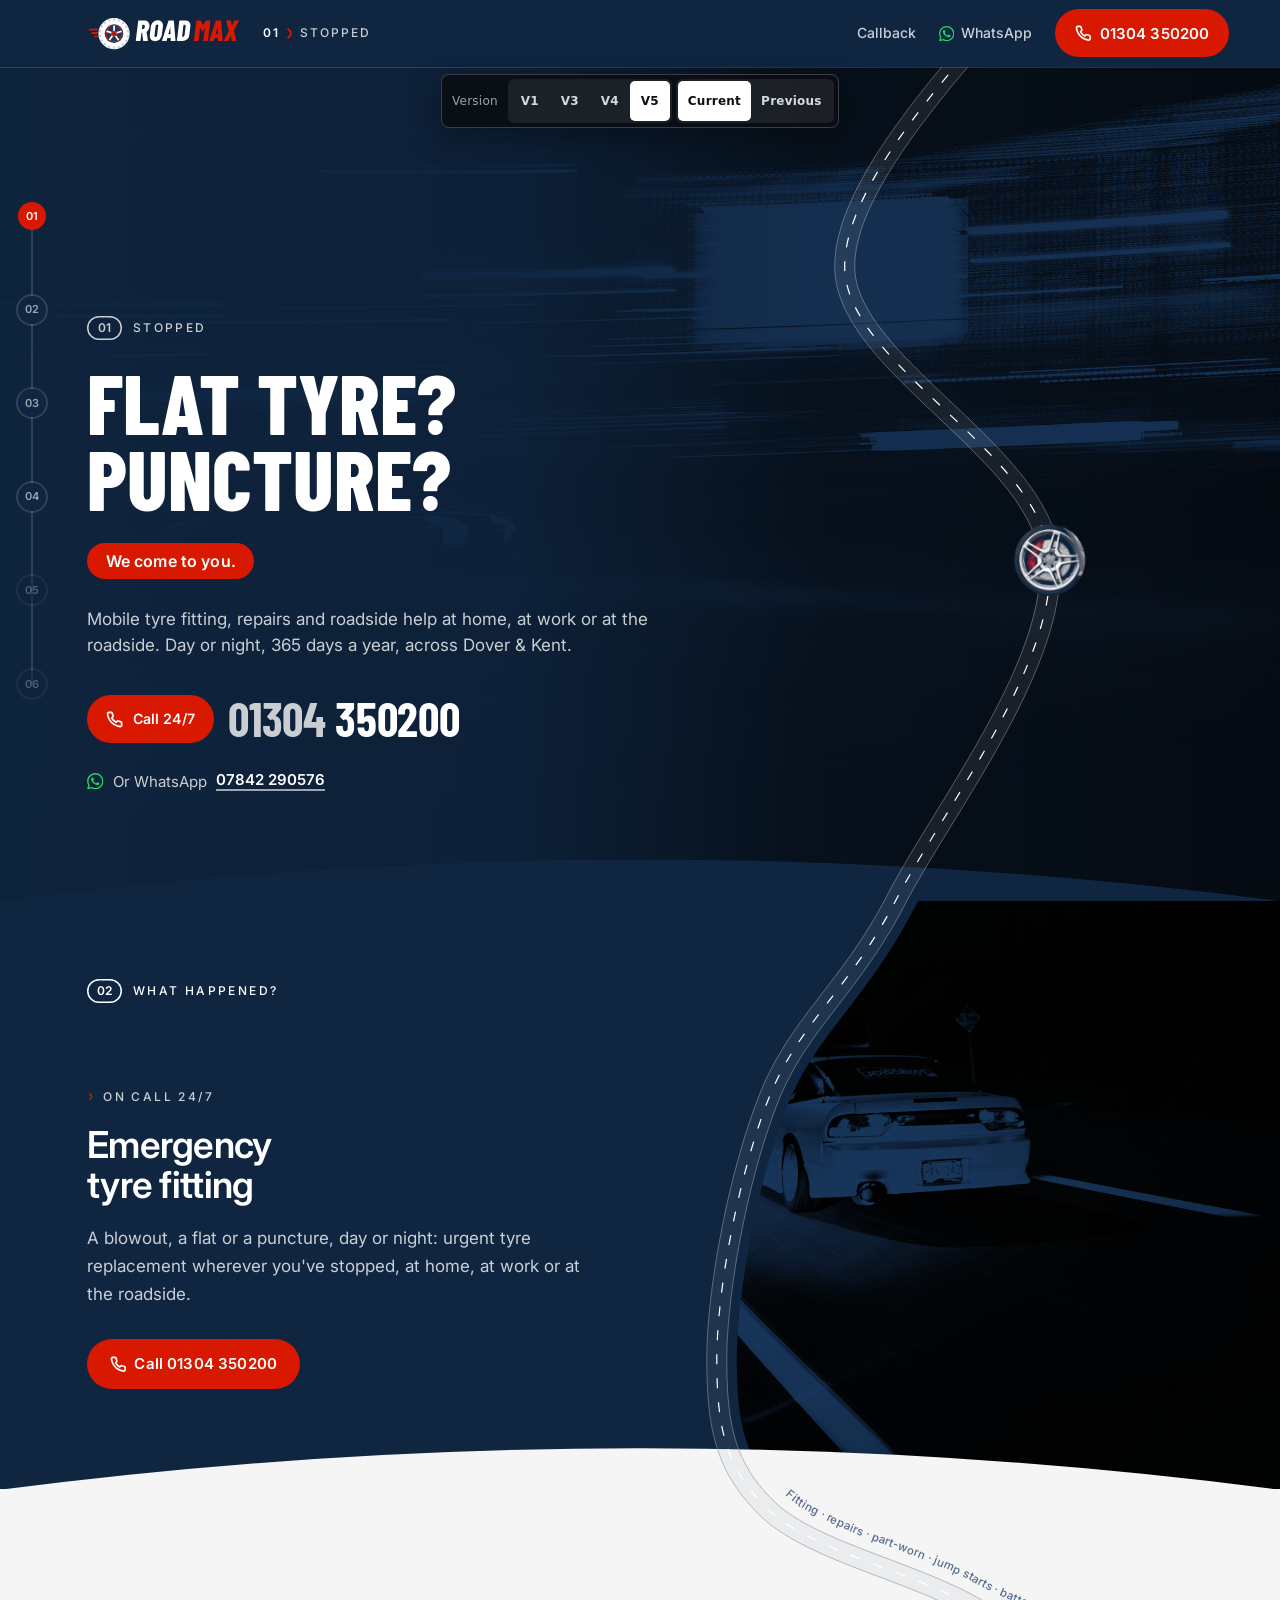
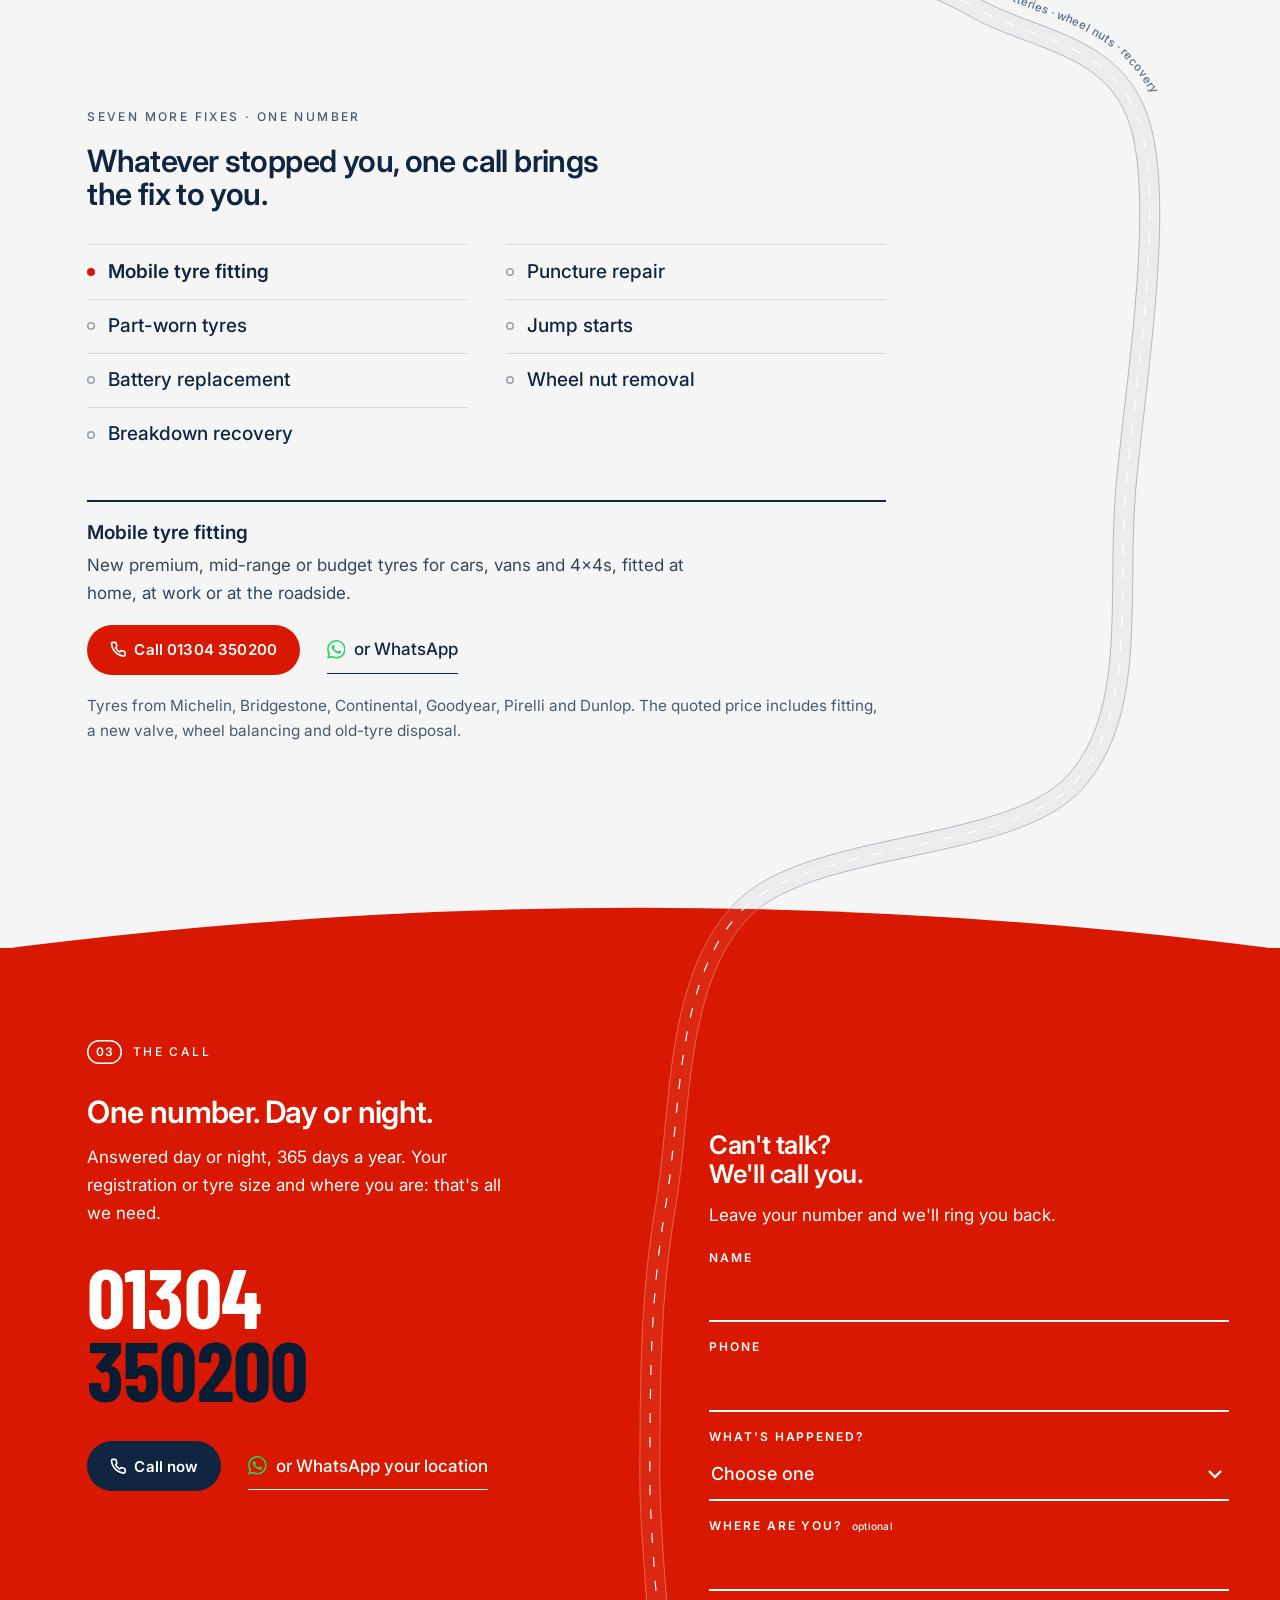
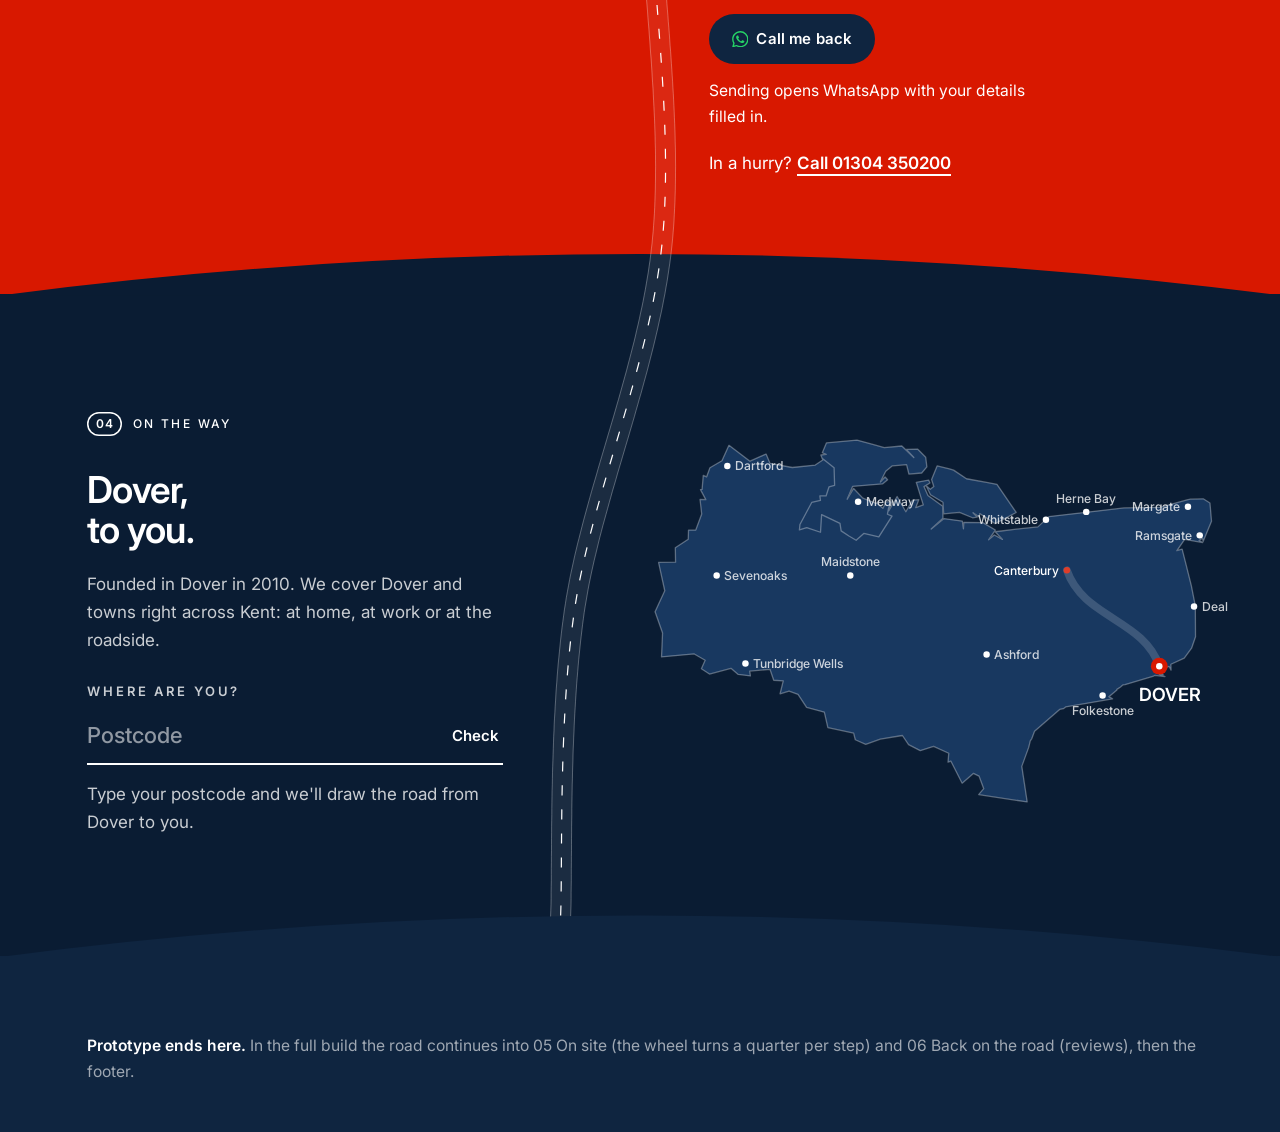
<file: versions/v5-prototype.html>
<!doctype html>
<html lang="en-GB">
<head>
<meta charset="utf-8">
<meta name="viewport" content="width=device-width, initial-scale=1, viewport-fit=cover">
<title>Road Max V5 · The Call-Out (round 3 prototype)</title>
<meta name="theme-color" content="#0F2540">
<link rel="icon" href="files/assets/images/roadmax/roadmax-favicon.svg" type="image/svg+xml">
<link rel="preconnect" href="https://fonts.googleapis.com">
<link rel="preconnect" href="https://fonts.gstatic.com" crossorigin>
<link rel="stylesheet" href="https://fonts.googleapis.com/css2?family=Barlow+Condensed:wght@600;700;800&family=Inter:wght@400;500;600&display=swap">
<style>
/* =====================================================================
   V5 · The Call-Out, round 3: FLOWING / CINEMATIC / ROAD-DRIVEN.
   One continuous bezier road (SVG, built from lane markers in the layout) flows down the page.
   Text never sits on it: every chapter leaves a lane for it. The wheel rolls along the path.
   Shape language: road-sign capsules, bent chevrons, curved crests between chapters.
   Everything is fluid from 320 to 3840px.
   ===================================================================== */
:root {
  --red: #D81800; --red-d: #B51400;
  --navy: #183860; --deep: #0F2540; --deeper: #0A1C33;
  --grey: #F5F5F5;
  --w78: rgba(255,255,255,.78); --w60: rgba(255,255,255,.6); --w14: rgba(255,255,255,.14);
  --wa: #25D366;
  --disp: "Barlow Condensed", "Arial Narrow", sans-serif;
  --body: Inter, system-ui, -apple-system, "Segoe UI", sans-serif;
  --g: clamp(16px, 4vw, 160px);              /* fluid gutter */
  --gl: var(--g);                            /* left gutter (rail adds room on desktop) */
  --rw: clamp(16px, 1.6vw, 60px);            /* road width: a narrow, low-contrast lane */
  --lane: clamp(56px, 8vw, 300px);           /* the clear lane left for it in 03 and 04 */
  --wd: clamp(40px, 3.4vw, 130px);           /* the small wheel */
  --crest: clamp(22px, 3.2vw, 130px);        /* height of the crest between chapters */
  --ease: cubic-bezier(.2,.8,.2,1);
  --hdr: clamp(64px, 5.2vw, 170px);
  --bt: clamp(15px, 1vw, 34px);              /* button type */
  --bh: clamp(50px, 3.4vw, 120px);           /* button height */
}
*, *::before, *::after { box-sizing: border-box; }
html { -webkit-text-size-adjust: 100%; scroll-padding-top: var(--hdr); }
body { margin: 0; background: var(--deep); color: #fff; font: 400 clamp(17px, .25vw + 13.4px, 20px)/1.65 var(--body); -webkit-font-smoothing: antialiased; overflow-x: clip; }
img, svg { display: block; max-width: 100%; }
a { color: inherit; text-decoration: none; }
h1, h2, h3, h4, p { margin: 0; }
button { font: inherit; color: inherit; background: none; border: 0; padding: 0; cursor: pointer; }
:focus-visible { outline: 3px solid #fff; outline-offset: 4px; }
.sr { position: absolute; width: 1px; height: 1px; overflow: hidden; clip: rect(0 0 0 0); white-space: nowrap; }
.ic { width: 1.1em; height: 1.1em; flex: none; }
.ic-wa { color: var(--wa); }

/* ---------- road-sign capsule: the one button shape ---------- */
.btn { display: inline-flex; align-items: center; justify-content: center; gap: .55em; min-height: var(--bh); padding: 0 1.5em;
  border-radius: 999px; font: 600 var(--bt)/1 var(--body); letter-spacing: .01em; white-space: nowrap;
  background: var(--bg, var(--red)); color: #fff; transition: background-color .2s; }
.btn-red { --bg: var(--red); }
.btn-deep { --bg: var(--deep); }
.btn-white { --bg: #fff; color: var(--deep); }
.btn-line { --bg: transparent; box-shadow: inset 0 0 0 2px currentColor; }
@media (hover: hover) {
  .btn-red:hover { --bg: var(--red-d); } .btn-deep:hover { --bg: var(--deeper); }
  .btn-white:hover { --bg: var(--grey); } .btn-line:hover { --bg: rgba(255,255,255,.08); }
}
/* chapter marker: a mile-post capsule */
.mk { display: flex; align-items: center; gap: .9em; font-size: clamp(12px, .78vw, 26px); }
.mk-n { display: inline-grid; place-items: center; min-width: 2.9em; height: 2em; padding: 0 .7em; border-radius: 999px; box-shadow: inset 0 0 0 1.5px currentColor;
  font: 600 1em/1 var(--body); letter-spacing: .04em; }
.mk-t { font: 500 1em/1 var(--body); letter-spacing: .2em; text-transform: uppercase; }
/* bent chevron (the road's curve, as an arrow) */
.chev { display: inline-block; width: .34em; height: .62em; vertical-align: -.02em; margin: 0 .22em 0 .18em; color: var(--red); }

/* =====================================================================
   THE ROAD (one SVG over the whole story, under the words)
   ===================================================================== */
main { position: relative; overflow: clip; }
section, .story, .run { position: relative; }
.roadsvg { position: absolute; left: 0; top: 0; width: 100%; z-index: 1; pointer-events: none; overflow: visible; }
.roadsvg .rd { fill: none; stroke-linecap: butt; stroke-linejoin: round; }
.roadsvg .cl { fill: none; stroke: #fff; stroke-linecap: butt; }
.roadsvg .tp { font: 500 10px var(--body); letter-spacing: .03em; fill: rgba(24,56,96,.72); }
.lift { position: relative; z-index: 2; }
.rp { position: absolute; left: var(--x); top: var(--y); width: 0; height: 0; pointer-events: none; }
.rollwheel { position: absolute; left: 0; top: 0; z-index: 3; width: 100px; height: auto; aspect-ratio: 1; pointer-events: none; will-change: transform;
  clip-path: circle(47.5% at 50% 50%); filter: drop-shadow(0 8px 12px rgba(0,0,0,.4)); opacity: 0; transition: opacity .3s; }
.rollwheel.on { opacity: 1; }
.probe { position: absolute; visibility: hidden; height: 0; }
.probe.rw { width: var(--rw); } .probe.cr { width: var(--crest); } .probe.wd { width: var(--wd); }

/* the one photo grade: monochrome, navy multiply, lifted contrast */
.ph { position: absolute; inset: 0; overflow: hidden; background: var(--deep); z-index: 0; }
.ph img { width: 100%; height: 100%; object-fit: cover; filter: grayscale(1) contrast(1.28) brightness(.92); }
.ph::after { content: ""; position: absolute; inset: 0; background: var(--navy); mix-blend-mode: multiply; }

/* =====================================================================
   HEADER + JOURNEY RAIL
   ===================================================================== */
.hdr { position: fixed; inset: 0 0 auto; z-index: 50; height: var(--hdr); display: flex; align-items: center; gap: clamp(16px, 1.8vw, 60px);
  padding: 0 var(--g) 0 var(--gl); background: var(--deep); box-shadow: 0 1px 0 var(--w14); }
.hdr .brand { display: flex; align-items: center; min-height: 48px; flex: none; }
.hdr .rm-logo { height: clamp(30px, 2.6vw, 92px); width: auto; }
.now { display: flex; align-items: center; gap: .6em; min-height: 48px; white-space: nowrap; font: 500 clamp(12px, .78vw, 26px)/1 var(--body); letter-spacing: .16em; text-transform: uppercase; color: var(--w78); }
.now b { color: #fff; font-weight: 600; }
.now svg { width: .5em; height: .9em; color: var(--red); }
.hdr .sp { flex: 1; }
.hdr .tl { display: inline-flex; align-items: center; gap: .5em; min-height: 48px; font: 500 clamp(14px, .92vw, 30px)/1 var(--body); color: var(--w78); white-space: nowrap; }
@media (hover: hover) { .hdr .tl:hover { color: #fff; } }
.hdr .btn { min-height: clamp(48px, 3vw, 106px); padding: 0 1.3em; }
.chap-btn, .chap-list { display: none; }

.rail { position: fixed; left: calc(var(--g) * .35); top: 50%; translate: 0 -50%; z-index: 40; height: min(52vh, 40vw); width: clamp(28px, 2vw, 70px); }
.rail::before { content: ""; position: absolute; left: 50%; top: 0; bottom: 0; width: 2px; margin-left: -1px; background: var(--w14); }
.rail .fill { position: absolute; left: 50%; top: 0; width: 2px; margin-left: -1px; height: 100%; background: var(--red); transform-origin: top; transform: scaleY(var(--p, 0)); }
.rail a, .rail span.off { position: absolute; left: 0; width: 100%; aspect-ratio: 1; display: grid; place-items: center; translate: 0 -50%; border-radius: 50%;
  font: 600 clamp(11px, .72vw, 24px)/1 var(--body); color: var(--w60); background: var(--deep); box-shadow: 0 0 0 2px var(--w14); }
.rail span.off { opacity: .45; }
.rail a.on { color: #fff; background: var(--red); box-shadow: none; }

/* =====================================================================
   01 STOPPED
   ===================================================================== */
.hero { height: max(640px, 100svh); background: var(--deep); }
.hero .art { position: absolute; inset: 0; }
.hero .ph img { object-position: 64% 50%; transform: scale(1.04); transition: transform 1.6s var(--ease); }
.go .hero .ph img { transform: none; }
.hero .scrim { position: absolute; inset: 0; z-index: 0;
  background: linear-gradient(90deg, rgba(15,37,64,.95) 0%, rgba(15,37,64,.86) 40%, rgba(15,37,64,.4) 64%, rgba(15,37,64,.25) 100%); }
.hero .copy { position: absolute; left: var(--gl); bottom: calc(var(--crest) + clamp(36px, 6vh, 160px)); width: 50%; }
.hero .mk { margin-bottom: clamp(18px, 2.6vh, 60px); color: var(--w78); }
.hero h1 { font-family: var(--disp); text-transform: uppercase; }
.hero h1 .ln { display: block; overflow: hidden; }
.hero h1 .ln > span { display: block; animation: line-up .4s cubic-bezier(.2,.75,.2,1) both; }
.hero h1 .ln:nth-child(2) > span { animation-delay: .04s; }
.hero h1 .ln:nth-child(3) > span { animation-delay: .08s; }
@keyframes line-up { from { transform: translateY(102%); } to { transform: none; } }
.hero h1 .big { font-weight: 800; font-size: clamp(44px, min(6.6vw, 12vh), 300px); line-height: .9; letter-spacing: 0; }
.hero h1 .ln:nth-child(3) { margin-top: clamp(16px, 1.6vw, 56px); padding: 0 0 .06em; }
.sign { display: inline-block; padding: .62em 1.15em; border-radius: 999px; background: var(--red); font: 600 clamp(16px, 1.2vw, 44px)/1 var(--body); text-transform: none; letter-spacing: .01em; }
.hero .sub { margin-top: clamp(20px, 2.8vh, 70px); max-width: 34em; font-size: clamp(17px, .3vw + 13px, 22px); line-height: 1.55; color: var(--w78); }
.lock { display: inline-flex; align-items: center; gap: .3em; margin-top: clamp(26px, 3.6vh, 90px); min-height: 56px; font: 700 clamp(36px, min(3.7vw, 6.6vh), 150px)/1 var(--disp); }
.lock .tab { display: inline-flex; align-items: center; gap: .2em; height: 1em; padding: 0 .4em; border-radius: 999px; background: var(--red); transition: background-color .2s; }
.lock .tab svg { width: .36em; height: .36em; }
.lock .tab span { font: 600 .3em/1 var(--body); letter-spacing: .01em; }
.lock .num { line-height: .8; letter-spacing: -.004em; white-space: nowrap; }
.lock .num .a { color: var(--w78); }
@media (hover: hover) { .lock:hover .tab { background: var(--red-d); } }
.hero .alt { display: flex; align-items: center; gap: .6em; margin-top: clamp(10px, 1vh, 30px); min-height: 48px; width: max-content; font: 400 clamp(15px, .95vw, 32px)/1 var(--body); color: var(--w78); }
.hero .alt b { color: #fff; font-weight: 600; border-bottom: 2px solid var(--w60); padding-bottom: 2px; }
.hero .copy .fade { animation: fade-in .3s ease .12s both; }
@keyframes fade-in { from { opacity: 0; } to { opacity: 1; } }

/* =====================================================================
   02 WHAT HAPPENED?
   ===================================================================== */
.story { height: clamp(560px, 46vw, 94vh); background: var(--deep); }
.story .ph { left: 38%; z-index: 0; }        /* clipped along the road's right edge by script */
.story .ph img { object-position: 50% 62%; transform: scale(1.08); transition: transform 1.4s var(--ease); }
.story.in .ph img { transform: none; }
.story .mk { position: absolute; left: var(--gl); top: calc(var(--crest) + clamp(24px, 3vw, 110px)); color: #fff; }
.story .tell { position: absolute; left: var(--gl); bottom: calc(var(--crest) + clamp(36px, 4.6vw, 170px)); width: 42%; }
.story .live { display: flex; align-items: center; gap: .6em; font: 500 clamp(12px, .78vw, 26px)/1 var(--body); letter-spacing: .2em; text-transform: uppercase; color: var(--w78); }
.story h3 { margin-top: .6em; font: 600 clamp(28px, 2.9vw, 112px)/1.08 var(--body); letter-spacing: -.02em; }
.story p { margin-top: 1.1em; max-width: 30em; color: var(--w78); }
.story .btn { margin-top: clamp(26px, 2.4vw, 84px); }

.run { background: var(--grey); color: var(--deep); padding: calc(var(--crest) + clamp(140px, 14vw, 520px)) var(--g) clamp(180px, 16vw, 600px) var(--gl); }
.run .col { width: 70%; }
.run h3 { font: 600 clamp(26px, 2.4vw, 92px)/1.1 var(--body); letter-spacing: -.02em; color: var(--deep); margin-bottom: clamp(26px, 2.6vw, 96px); max-width: 18em; }
.run-head { display: flex; flex-wrap: wrap; align-items: baseline; gap: .6em 2.4em; margin-bottom: clamp(16px, 1.4vw, 50px); }
.run-head p { font: 500 clamp(12px, .78vw, 26px)/1.4 var(--body); letter-spacing: .2em; text-transform: uppercase; color: #4A5B70; }
.run-head p.hint { letter-spacing: .01em; text-transform: none; font-size: clamp(15px, .95vw, 32px); }
.fixes { margin: 0; padding: 0; list-style: none; display: grid; grid-template-columns: repeat(2, minmax(0, 1fr)); column-gap: clamp(28px, 3vw, 110px);
  font: 500 clamp(19px, 1.45vw, 52px)/1.3 var(--body); letter-spacing: -.01em; }
.fixes li { border-top: 1px solid rgba(15,37,64,.14); }
.fixes button { display: flex; align-items: center; gap: .7em; width: 100%; min-height: 48px; padding: .75em 0; text-align: left; color: var(--deep); transition: color .2s; }
.fixes button::before { content: ""; flex: none; width: .42em; height: .42em; border-radius: 50%; box-shadow: inset 0 0 0 1.5px rgba(15,37,64,.4); transition: background-color .2s, box-shadow .2s; }
.fixes button[aria-pressed="true"] { font-weight: 600; }
.fixes button[aria-pressed="true"]::before { background: var(--red); box-shadow: none; }
@media (hover: hover) { .fixes button:hover { color: var(--navy); } .fixes button:hover::before { box-shadow: inset 0 0 0 1.5px var(--red); } }
.tlink { display: inline-flex; align-items: center; gap: .5em; min-height: 48px; font-weight: 500; border-bottom: 1px solid currentColor; }
.detail { display: flex; flex-wrap: wrap; align-items: center; justify-content: space-between; gap: 18px 48px; margin-top: clamp(30px, 3vw, 110px); padding-top: clamp(20px, 1.6vw, 60px); border-top: 2px solid var(--deep); }
.detail h4 { margin: 0 0 .3em; font: 600 clamp(19px, 1.3vw, 46px)/1.2 var(--body); }
.detail p { max-width: 38em; color: #33465C; }
.detail .acts { display: flex; flex-wrap: wrap; align-items: center; gap: 12px 1.6em; }
.detail .btn-line { color: var(--deep); }
.price { margin-top: 1.2em; font-size: .9em; color: #4A5B70; max-width: 70em; }

/* =====================================================================
   03 THE CALL: the navy road runs between "call us" and "we call you"
   ===================================================================== */
.s03 { background: var(--red); padding: calc(var(--crest) + clamp(40px, 4vw, 150px)) var(--g) calc(var(--crest) + clamp(60px, 6vw, 220px)) var(--gl); }
.s03 .opener { display: none; }
.s03-grid { display: grid; grid-template-columns: minmax(0, 1fr) var(--lane) minmax(0, 1fr); align-items: start; }
.s03 .lane { position: relative; align-self: stretch; }
.s03 .mk { margin-bottom: clamp(20px, 2.4vw, 80px); }
.s03 .mk-n { color: #fff; }
.s03 .mk-t { color: #fff; }
.s03 h2 { font: 600 clamp(26px, 2.4vw, 92px)/1.1 var(--body); letter-spacing: -.02em; }
.s03 .us > p { margin-top: .8em; max-width: 25em; color: #fff; }
.callnum { display: block; width: max-content; max-width: 100%; margin-top: clamp(26px, 2.6vw, 96px); font: 700 clamp(60px, 6.6vw, 280px)/.86 var(--disp); letter-spacing: -.01em; white-space: nowrap; }
.callnum .g { display: block; width: max-content; transition: transform .7s var(--ease) .15s; }
.callnum .g2 { color: var(--deeper); }   /* 3.3:1 on red, large-text AA */
.s03:not(.in) .callnum .g { transform: translateX(-.12em); }
.s03 .us .acts { display: flex; flex-wrap: wrap; align-items: center; gap: 14px 1.6em; margin-top: clamp(30px, 2.8vw, 100px); }

.cb { min-width: 0; color: #fff; padding-top: clamp(40px, 7vw, 280px); }
.cb-h { font: 600 clamp(24px, 2vw, 76px)/1.15 var(--body); letter-spacing: -.015em; }
.cb-h + p { margin-top: .7em; color: #fff; }
.cbf { margin-top: clamp(20px, 1.8vw, 70px); display: grid; grid-template-columns: minmax(0, 1fr); gap: clamp(18px, 1.5vw, 56px); }
.fld label { display: block; font: 600 clamp(12px, .8vw, 27px)/1 var(--body); letter-spacing: .16em; text-transform: uppercase; color: #fff; }
.fld label small { font: 500 .85em/1 var(--body); letter-spacing: .02em; text-transform: none; margin-left: .4em; }
.fld input, .fld select { display: block; width: 100%; height: clamp(52px, 3.6vw, 128px); margin-top: .35em; padding: 0 2px; border: 0; border-bottom: 2px solid #fff; border-radius: 0; background: transparent;
  font: 500 clamp(18px, 1.2vw, 40px)/1 var(--body); color: #fff; outline: 0; -webkit-appearance: none; appearance: none; }
.fld select { padding-right: 2em; cursor: pointer;
  background: url("data:image/svg+xml,%3Csvg xmlns='http://www.w3.org/2000/svg' width='14' height='9' viewBox='0 0 14 9'%3E%3Cpath d='M1 1l6 6 6-6' fill='none' stroke='%23fff' stroke-width='2.4'/%3E%3C/svg%3E") no-repeat right 6px center / .8em auto; }
.fld select option { color: var(--deep); background: #fff; }
.fld input:focus, .fld select:focus { border-bottom-width: 4px; }
.fld input:focus-visible, .fld select:focus-visible { outline: 3px solid #fff; outline-offset: 3px; }
.fld [aria-invalid="true"] { border-bottom: 4px solid var(--deep); }
.err { display: none; margin-top: .5em; padding: .35em .9em; border-radius: 999px; background: var(--deep); color: #fff; font: 600 clamp(14px, .95vw, 32px)/1.35 var(--body); width: max-content; max-width: 100%; }
.err.on { display: block; }
.cb-go { display: flex; flex-wrap: wrap; align-items: center; gap: 14px 1.4em; margin-top: 4px; }
.cb-note { font-size: .92em; color: #fff; max-width: 22em; }
.cb-alt { color: #fff; }
.cb-alt a { font-weight: 600; border-bottom: 2px solid #fff; padding-bottom: 1px; white-space: nowrap; }

/* =====================================================================
   04 ON THE WAY (deep navy map; the road runs in the lane beside it)
   ===================================================================== */
.s04 { background: var(--deeper); padding: calc(var(--crest) + clamp(60px, 6vw, 220px)) var(--g) calc(var(--crest) + clamp(60px, 6vw, 220px)) var(--gl);
  display: grid; grid-template-columns: minmax(0, 1fr) calc(var(--lane) * 1.4) minmax(0, 1.4fr); align-items: center; }
.s04 > * { min-width: 0; }
.s04 .lane { position: relative; align-self: stretch; }
.s04 .mk { color: #fff; }
.s04 h2.t { margin-top: .9em; font: 600 clamp(28px, 2.9vw, 112px)/1.08 var(--body); letter-spacing: -.02em; }
.s04 .lede { margin-top: 1.2em; max-width: 30em; color: var(--w78); }
.pc { margin-top: clamp(26px, 2.4vw, 90px); max-width: 30em; }
.pc label { display: block; font: 600 clamp(13px, .9vw, 30px)/1 var(--body); letter-spacing: .22em; text-transform: uppercase; color: var(--w78); margin-bottom: .7em; }
.pc .field { display: flex; align-items: stretch; border-bottom: 2px solid #fff; }
.pc input { flex: 1; min-width: 0; height: clamp(56px, 3.8vw, 140px); border: 0; background: transparent; padding: 0; font: 500 clamp(22px, 1.6vw, 60px)/1 var(--body); color: #fff; text-transform: uppercase; outline: 0; }
.pc input::placeholder { color: rgba(255,255,255,.55); text-transform: none; }
.pc .field:focus-within { border-color: var(--red); }
.pc button { min-height: 48px; padding: 0 4px 0 16px; font: 600 clamp(15px, 1vw, 34px)/1 var(--body); color: #fff; }
.pc .res { margin-top: .9em; min-height: 3.4em; color: var(--w78); }
.pc .res b { color: #fff; }
.pc .res a { color: #fff; font-weight: 600; border-bottom: 2px solid var(--red); }
.pc .res a.use { display: flex; align-items: center; gap: .5em; width: max-content; min-height: 48px; margin-top: .4em; border: 0; font-weight: 600; }
.map svg { width: 100%; height: auto; overflow: visible; }
.map .kent { fill: var(--navy); stroke: rgba(255,255,255,.32); stroke-width: 2; stroke-linejoin: round; }
.map .town circle { fill: #fff; }
.map .town text { font: 500 19px var(--body); fill: var(--w78); }
.map .town.hit text { fill: #fff; }
.map .town.hit circle { fill: var(--red); }
.map .rt { fill: none; stroke: rgba(255,255,255,.16); stroke-width: 12; stroke-linecap: round; }
.map .rt-c { fill: none; stroke: var(--red); stroke-width: 3; stroke-dasharray: 10 8; transition: opacity .3s; }
.map .dover-l { font: 600 28px var(--body); fill: #fff; }
.towns { display: none; }

.end { position: relative; background: var(--deep); padding: calc(var(--crest) + 36px) var(--g) 48px var(--gl); font-size: .92em; color: var(--w60); }
.end b { color: #fff; font-weight: 600; }
.thumb { display: none; }

/* =====================================================================
   DESKTOP ONLY: rail + its gutter
   ===================================================================== */
@media (min-width: 1101px) { :root { --gl: calc(var(--g) + clamp(36px, 2.6vw, 90px)); } }
@media (max-width: 1100px) {
  .rail { display: none; }
  .now { display: none; }
  .hdr .tl span { display: none; }
  .hero .copy { width: 56%; }
  .run .col { width: 70%; }
}

/* =====================================================================
   STACKED (phones and small tablets, up to 900px): a simpler curve per chapter
   ===================================================================== */
@media (max-width: 900px) {
  :root { --rw: clamp(14px, 3.8vw, 26px); --crest: clamp(18px, 5vw, 40px); --wd: clamp(44px, 12vw, 72px); }
  body { padding-bottom: calc(64px + env(safe-area-inset-bottom)); }
  html { scroll-padding-bottom: calc(84px + env(safe-area-inset-bottom)); }
  .hdr { gap: 12px; }
  .hdr .tl, .hdr .btn { display: none; }
  .chap-btn { display: inline-flex; align-items: center; gap: 8px; min-height: 48px; padding: 0 2px 0 12px; font: 500 13px/1 var(--body); letter-spacing: .14em; text-transform: uppercase; color: #fff; }
  .chap-btn b { font-weight: 600; color: #fff; background: var(--red); padding: 5px 9px; border-radius: 999px; }
  .chap-btn svg { width: 12px; height: 12px; transition: rotate .2s; }
  .chap-btn[aria-expanded="true"] svg { rotate: 180deg; }
  .chap-list.open { display: grid; position: fixed; top: var(--hdr); left: 0; right: 0; z-index: 49; background: var(--deep); padding: 4px var(--g) 16px; box-shadow: 0 1px 0 var(--w14); }
  .chap-list a, .chap-list span { display: flex; align-items: center; gap: 14px; min-height: 52px; border-bottom: 1px solid var(--w14); font: 500 18px/1 var(--body); }
  .chap-list span { color: var(--w60); }
  .chap-list a i, .chap-list span i { font-style: normal; color: var(--red); min-width: 26px; }
  .chap-list span em { margin-left: auto; font: 500 12px/1 var(--body); letter-spacing: .04em; text-transform: none; font-style: normal; }

  /* hero: art band with its own curve at the top, words and number in the lower half */
  .hero { --art: clamp(150px, calc(100svh - 570px), 380px); height: auto; min-height: calc(100svh - 64px); padding-top: var(--hdr); display: flex; flex-direction: column; }
  .hero .art { position: relative; inset: auto; height: var(--art); flex: none; }
  .hero .ph img { object-position: 30% 50%; }
  .hero .scrim { background: linear-gradient(180deg, rgba(15,37,64,.5) 0%, rgba(15,37,64,.2) 45%, rgba(15,37,64,.7) 85%, var(--deep) 100%); }
  .hero .copy { position: relative; z-index: 2; left: auto; bottom: auto; width: auto; padding: 16px var(--g) 28px; margin-top: auto; }
  .hero h1 .big { font-size: clamp(42px, 13vw, 84px); line-height: .9; }
  .sign { font-size: clamp(15px, 4.4vw, 22px); }
  .lock { font-size: clamp(34px, 10.4vw, 62px); gap: .24em; margin-top: 22px; }
  .lock .tab { padding: 0 .26em; }
  .lock .tab span { display: none; }
  .lock .tab svg { width: .42em; height: .42em; }
  .hero .alt { display: none; }

  /* 02 */
  .story { height: auto; display: flex; flex-direction: column; }
  .story .stage { position: relative; height: clamp(260px, 62vw, 420px); }
  .story .ph { clip-path: none !important; }
  .story .ph::before { content: ""; position: absolute; inset: 0; z-index: 1; background: linear-gradient(180deg, rgba(15,37,64,.2) 0%, rgba(15,37,64,.15) 50%, rgba(15,37,64,.85) 88%, var(--deep) 100%); }
  .story .mk { top: calc(100% + 16px); bottom: auto; left: var(--g); }
  .story .tell { position: relative; left: auto; bottom: auto; width: auto; padding: 70px var(--g) calc(var(--crest) + 52px); }
  .story h3 { font-size: clamp(27px, 8vw, 44px); }
  .run { padding: calc(var(--crest) + 46px) var(--g) calc(var(--crest) + 56px); }
  .run .col { width: auto; }
  .run-head { flex-direction: column; gap: 8px; }
  .fixes { grid-template-columns: minmax(0, 1fr); font-size: clamp(18px, 5.2vw, 24px); }
  .detail { flex-direction: column; align-items: stretch; }
  .detail .acts .btn { flex: 1 1 auto; }
  .roadsvg .tp { display: none; }

  /* 03 */
  .s03 { padding: 0 var(--g) calc(var(--crest) + 64px); }
  .s03 .opener { display: block; position: relative; height: clamp(150px, 34vw, 240px); margin: 0 calc(-1 * var(--g)); }
  .s03 .opener .mk { position: absolute; left: var(--g); bottom: 18px; margin: 0; }
  .s03 .us > .mk { display: none; }
  .s03-grid { display: block; }
  .s03 .lane { display: none; }
  .callnum { font-size: clamp(58px, 18vw, 120px); line-height: .88; margin-top: 24px; }
  .s03:not(.in) .callnum .g { transform: translateX(-.08em); }
  .s03 .us .acts { flex-direction: column; align-items: stretch; margin-top: 30px; max-width: 560px; }
  .s03 .us .acts .tlink { align-self: flex-start; }
  .cb { padding-top: 48px; margin-top: 56px; border-top: 2px solid #fff; }
  .cbf { max-width: 560px; }
  .cb-h { font-size: clamp(25px, 7.4vw, 40px); }
  .cb-go { flex-direction: column; align-items: stretch; }

  /* 04 */
  .s04 { display: block; padding: calc(var(--crest) + 52px) var(--g) calc(var(--crest) + 52px); }
  .s04 .lane { display: none; }
  .s04 h2.t { font-size: clamp(28px, 8.4vw, 46px); }
  .map { margin-top: 32px; }
  .map .town text { display: none; }
  .map .town.hit text { display: block; font-size: 38px; }
  .map .dover-l { font-size: 40px; }
  .towns { display: block; margin-top: 20px; font: 400 16px/1.7 var(--body); color: var(--w78); }
  .towns b { color: #fff; }
  .towns .chev { width: 7px; height: 12px; margin: 0 6px 0 5px; }

  .thumb { display: grid; grid-template-columns: 2fr 1fr; position: fixed; inset: auto 0 0; z-index: 60; padding-bottom: env(safe-area-inset-bottom); background: var(--deep); box-shadow: 0 -1px 0 var(--w14); }
  .thumb a { height: 64px; display: flex; align-items: center; justify-content: center; gap: 9px; font: 600 17px/1 var(--body); color: #fff; white-space: nowrap; }
  .thumb a:first-child { background: var(--red); border-radius: 0 999px 999px 0; }
  .thumb .ic { width: 20px; height: 20px; }
}
@media (max-width: 370px) { .thumb a { font-size: 16px; gap: 6px; } }
@media (max-width: 340px) { .thumb a:first-child span { display: none; } }
@media (max-width: 900px) and (max-height: 700px) { .hero .sub { display: none; } .hero .mk { margin-bottom: 12px; } }

/* =====================================================================
   REDUCED MOTION: drawn, still road; the wheel parked; nothing waits
   ===================================================================== */
@media (prefers-reduced-motion: reduce) {
  *, *::before, *::after { animation: none !important; transition: none !important; }
  .hero h1 .ln > span, .hero .copy .fade, .hero .ph img, .story .ph img, .s03 .callnum .g { transform: none !important; opacity: 1 !important; }
}
</style>
</head>
<body>
<svg width="0" height="0" class="sr" aria-hidden="true">
  <symbol id="i-phone" viewBox="0 0 24 24"><path fill="none" stroke="currentColor" stroke-width="2.4" stroke-linecap="round" stroke-linejoin="round" d="M22 16.92v3a2 2 0 0 1-2.18 2 19.79 19.79 0 0 1-8.63-3.07 19.5 19.5 0 0 1-6-6 19.79 19.79 0 0 1-3.07-8.67A2 2 0 0 1 4.11 2h3a2 2 0 0 1 2 1.72c.13.96.36 1.9.7 2.81a2 2 0 0 1-.45 2.11L8.09 9.91a16 16 0 0 0 6 6l1.27-1.27a2 2 0 0 1 2.11-.45c.91.34 1.85.57 2.81.7A2 2 0 0 1 22 16.92z"/></symbol>
  <symbol id="i-wa" viewBox="0 0 24 24"><path fill="currentColor" d="M17.47 14.38c-.3-.15-1.76-.87-2.03-.97-.27-.1-.47-.15-.67.15-.2.3-.77.97-.94 1.16-.17.2-.35.22-.64.08-.3-.15-1.26-.46-2.39-1.48-.88-.79-1.48-1.76-1.65-2.06-.17-.3-.02-.46.13-.6.13-.14.3-.35.45-.52.15-.18.2-.3.3-.5.1-.2.05-.37-.03-.52-.07-.15-.67-1.61-.92-2.2-.24-.58-.49-.5-.67-.51l-.57-.01c-.2 0-.52.07-.79.37-.27.3-1.04 1.02-1.04 2.48s1.07 2.88 1.21 3.07c.15.2 2.1 3.2 5.08 4.49.71.31 1.26.49 1.7.63.71.22 1.36.19 1.87.12.57-.09 1.76-.72 2-1.41.25-.7.25-1.29.18-1.41-.08-.13-.27-.2-.57-.35m-5.42 7.4h-.01a9.87 9.87 0 0 1-5.03-1.38l-.36-.21-3.74.98 1-3.65-.24-.37a9.86 9.86 0 0 1-1.51-5.26c0-5.45 4.44-9.88 9.89-9.88a9.8 9.8 0 0 1 6.99 2.9 9.83 9.83 0 0 1 2.89 6.99c0 5.45-4.44 9.88-9.88 9.88m8.41-18.3A11.82 11.82 0 0 0 12.05 0C5.5 0 .16 5.34.16 11.89c0 2.1.55 4.14 1.59 5.95L.06 24l6.3-1.65a11.88 11.88 0 0 0 5.68 1.45h.01c6.55 0 11.89-5.34 11.89-11.89a11.82 11.82 0 0 0-3.48-8.41z"/></symbol>
  <symbol id="i-down" viewBox="0 0 12 12"><path d="M1 3.5 6 8.5l5-5" fill="none" stroke="currentColor" stroke-width="2"/></symbol>
  <symbol id="i-chev" viewBox="0 0 10 18"><path d="M2 2 Q 11 9 2 16" fill="none" stroke="currentColor" stroke-width="3.2" stroke-linecap="round"/></symbol>
</svg>

<header class="hdr" id="hdr">
  <a class="brand" href="#top" aria-label="Road Max, back to the start"><img data-rm-logo="v5" class="rm-logo" src="files/assets/images/roadmax/roadmax-logo-compact-white.svg" alt="Road Max" width="175" height="38"></a>
  <p class="now" aria-live="polite"><b id="now-n">01</b><svg aria-hidden="true"><use href="#i-chev"/></svg><span id="now-t">Stopped</span></p>
  <span class="sp"></span>
  <button class="chap-btn" id="chap-btn" type="button" aria-expanded="false" aria-controls="chap-list"><b id="chap-n">01</b><span>Chapters</span><svg aria-hidden="true"><use href="#i-down"/></svg></button>
  <a class="tl" href="#callback">Callback</a>
  <a class="tl" href="https://wa.me/447842290576"><svg class="ic ic-wa" aria-hidden="true"><use href="#i-wa"/></svg><span>WhatsApp</span></a>
  <a class="btn btn-red" href="tel:01304350200"><svg class="ic" aria-hidden="true"><use href="#i-phone"/></svg>01304 350200</a>
</header>
<nav class="chap-list" id="chap-list" aria-label="Chapters">
  <a href="#top"><i>01</i>Stopped</a><a href="#what-happened"><i>02</i>What happened?</a><a href="#the-call"><i>03</i>The call</a><a href="#callback"><i>03</i>Callback</a><a href="#on-the-way"><i>04</i>On the way</a>
  <span><i>05</i>On site<em>full build</em></span><span><i>06</i>Back on the road<em>full build</em></span>
</nav>

<nav class="rail" id="rail" aria-label="Journey">
  <span class="fill"></span>
  <a href="#top" style="top:0%" class="on" aria-label="01 Stopped">01</a>
  <a href="#what-happened" style="top:20%" aria-label="02 What happened?">02</a>
  <a href="#the-call" style="top:40%" aria-label="03 The call">03</a>
  <a href="#on-the-way" style="top:60%" aria-label="04 On the way">04</a>
  <span class="off" style="top:80%" title="On site (full build)">05</span>
  <span class="off" style="top:100%" title="Back on the road (full build)">06</span>
</nav>

<main id="main">
<svg class="roadsvg" id="roadsvg" aria-hidden="true" focusable="false"><defs id="rdefs"></defs><g id="g-crest"></g><g id="g-road"></g><g id="g-last"></g></svg>
<img class="rollwheel" id="rollwheel" src="files/assets/images/v5-concept/wheel-cutout.webp" alt="" width="900" height="900" aria-hidden="true">
<i class="probe rw" id="probe-rw"></i><i class="probe wd" id="probe-wd"></i><i class="probe cr" id="probe-cr"></i>

<!-- 01 STOPPED -->
<section class="hero" id="top" data-ch="01" data-t="Stopped" aria-labelledby="h1">
  <div class="art">
    <div class="ph"><img src="files/V5/assets/img/hero-night-2000.webp" srcset="files/V5/assets/img/hero-night-1000.webp 1000w, files/V5/assets/img/hero-night-2000.webp 2000w" sizes="100vw" alt="" width="2000" height="1333" fetchpriority="high"></div>
    <div class="scrim"></div>
    <!-- phone curve (inside the art band) -->
    <i class="rp m" data-seg="hero" style="--x:84%;--y:-8%"></i><i class="rp m" data-seg="hero" style="--x:50%;--y:40%"></i><i class="rp m" data-seg="hero" style="--x:62%;--y:72%"></i><i class="rp m" data-seg="hero" style="--x:112%;--y:88%"></i>
  </div>
  <!-- desktop road: enters top right, long S-curve beside the headline -->
  <i class="rp d" style="--x:80%;--y:-2%"></i>
  <i class="rp d" style="--x:66%;--y:30%"></i>
  <i class="rp d" data-rest="1" data-ws="1.7" style="--x:82%;--y:62%"></i>
  <i class="rp d" style="--x:70%;--y:100%"></i>
  <div class="copy lift">
    <div class="mk fade"><span class="mk-n">01</span><span class="mk-t">Stopped</span></div>
    <h1 id="h1"><span class="ln"><span class="big">Flat tyre?</span></span><span class="ln"><span class="big">Puncture?</span></span><span class="ln"><span><span class="sign">We come to you.</span></span></span></h1>
    <p class="sub fade">Mobile tyre fitting, repairs and roadside help at home, at work or at the roadside. Day or night, 365 days a year, across Dover &amp; Kent.</p>
    <a class="lock" href="tel:01304350200" aria-label="Call Road Max 24/7 on 01304 350200"><span class="tab"><svg aria-hidden="true"><use href="#i-phone"/></svg><span>Call 24/7</span></span><span class="num"><span class="a">01304</span> <span class="b">350200</span></span></a>
    <a class="alt fade" href="https://wa.me/447842290576"><svg class="ic ic-wa" aria-hidden="true"><use href="#i-wa"/></svg>Or WhatsApp <b>07842 290576</b></a>
  </div>
</section>

<!-- 02 WHAT HAPPENED? -->
<section class="s02" id="what-happened" data-ch="02" data-t="What happened?" aria-labelledby="h2-02">
  <div class="story" id="story" data-crest="1">
    <div class="stage">
      <div class="ph" id="story-ph"><img src="files/assets/images/v5-concept/svc-emergency.webp" alt="A car stopped on a dark road at night" width="1244" height="1400" loading="lazy"></div>
      <i class="rp m" data-seg="story" style="--x:-14%;--y:26%"></i><i class="rp m" data-seg="story" style="--x:44%;--y:50%"></i><i class="rp m" data-seg="story" style="--x:84%;--y:100%"></i>
      <div class="mk lift"><span class="mk-n">02</span><h2 class="mk-t" id="h2-02">What happened?</h2></div>
    </div>
    <i class="rp d" data-rest="1" data-ws="1.1" style="--x:60%;--y:34%"></i>
    <i class="rp d" style="--x:56%;--y:78%"></i>
    <div class="tell lift">
      <p class="live"><svg class="chev" aria-hidden="true"><use href="#i-chev"/></svg>On call 24/7</p>
      <h3>Emergency<br>tyre fitting</h3>
      <p>A blowout, a flat or a puncture, day or night: urgent tyre replacement wherever you've stopped, at home, at work or at the roadside.</p>
      <a class="btn btn-red" href="tel:01304350200"><svg class="ic" aria-hidden="true"><use href="#i-phone"/></svg>Call 01304 350200</a>
    </div>
  </div>

  <div class="run" id="run" data-crest="1">
    <!-- the road sweeps right across the top (the display line rides on it), runs down the right, then swings back -->
    <i class="rp d" data-tp="a" style="--x:60%;--y:calc(var(--crest) * .5)"></i>
    <i class="rp d" style="--x:76%;--y:calc(var(--crest) + 6vw)"></i>
    <i class="rp d" data-tp="b" style="--x:89%;--y:calc(var(--crest) + 15vw)"></i>
    <i class="rp d" data-rest="1" data-ws="1" style="--x:88%;--y:56%"></i>
    <i class="rp d" style="--x:84%;--y:calc(100% - 13vw)"></i>
    <i class="rp d" style="--x:58%;--y:calc(100% - 3vw)"></i>
    <div class="col lift">
      <div class="run-head"><p>Seven more fixes · one number</p></div>
      <h3>Whatever stopped you, one call brings the fix to you.</h3>
      <p class="hint sr">Choose a fix to see what we do.</p>
      <ul class="fixes" id="fixes">
        <li><button type="button" aria-pressed="true" data-d="New premium, mid-range or budget tyres for cars, vans and 4x4s, fitted at home, at work or at the roadside.">Mobile tyre fitting</button></li>
        <li><button type="button" aria-pressed="false" data-d="Punctures repaired on the spot. If the tyre can't be repaired, it's replaced where you are.">Puncture repair</button></li>
        <li><button type="button" aria-pressed="false" data-d="Part-worn tyres checked to BS AU 159, supplied and fitted where you are.">Part-worn tyres</button></li>
        <li><button type="button" aria-pressed="false" data-d="Flat battery? We get you started at home, at work or at the roadside.">Jump starts</button></li>
        <li><button type="button" aria-pressed="false" data-d="A new battery fitted on site, wherever the old one gave up.">Battery replacement</button></li>
        <li><button type="button" aria-pressed="false" data-d="Stuck or locking wheel nuts removed on site, so the wheel can come off.">Wheel nut removal</button></li>
        <li><button type="button" aria-pressed="false" data-d="Breakdown recovery and roadside help across Dover &amp; Kent.">Breakdown recovery</button></li>
      </ul>
      <div class="detail" id="detail" aria-live="polite">
        <div><h4 id="d-h">Mobile tyre fitting</h4><p id="d-p">New premium, mid-range or budget tyres for cars, vans and 4x4s, fitted at home, at work or at the roadside.</p></div>
        <div class="acts"><a class="btn btn-red" href="tel:01304350200"><svg class="ic" aria-hidden="true"><use href="#i-phone"/></svg>Call 01304 350200</a><a class="tlink" id="d-wa" href="https://wa.me/447842290576"><svg class="ic ic-wa" aria-hidden="true"><use href="#i-wa"/></svg>or WhatsApp</a></div>
      </div>
      <p class="price">Tyres from Michelin, Bridgestone, Continental, Goodyear, Pirelli and Dunlop. The quoted price includes fitting, a new valve, wheel balancing and old-tyre disposal.</p>
    </div>
  </div>
</section>

<!-- 03 THE CALL -->
<section class="s03" id="the-call" data-ch="03" data-t="The call" data-crest="1" data-road="navy" aria-labelledby="h2-03">
  <div class="opener">
    <i class="rp m" data-seg="call" data-col="navy" style="--x:90%;--y:0%"></i><i class="rp m" data-seg="call" data-col="navy" style="--x:68%;--y:48%"></i><i class="rp m" data-seg="call" data-col="navy" style="--x:112%;--y:74%"></i>
    <div class="mk lift"><span class="mk-n">03</span><span class="mk-t">The call</span></div>
  </div>
  <div class="s03-grid">
    <div class="us lift" id="us">
      <div class="mk"><span class="mk-n">03</span><span class="mk-t">The call</span></div>
      <h2 id="h2-03">One number. Day or night.</h2>
      <p>Answered day or night, 365 days a year. Your registration or tyre size and where you are: that's all we need.</p>
      <a class="callnum" id="callnum" href="tel:01304350200" aria-label="Call 01304 350200"><span class="g g1">01304</span><span class="g g2">350200</span></a>
      <div class="acts"><a class="btn btn-deep" href="tel:01304350200"><svg class="ic" aria-hidden="true"><use href="#i-phone"/></svg>Call now</a><a class="tlink" href="https://wa.me/447842290576?text=Hi%20Road%20Max%2C%20I%20need%20help.%20My%20location%20is%3A"><svg class="ic ic-wa" aria-hidden="true"><use href="#i-wa"/></svg>or WhatsApp your location</a></div>
    </div>
    <div class="lane" aria-hidden="true">
      <i class="rp d" style="--x:58%;--y:22%"></i>
      <i class="rp d" data-rest="1" data-ws="1" style="--x:42%;--y:58%"></i>
      <i class="rp d" style="--x:54%;--y:calc(100% + var(--crest) + 2vw)"></i>
    </div>
    <div class="cb lift" id="callback" tabindex="-1" role="region" aria-labelledby="cb-h">
      <h3 class="cb-h" id="cb-h">Can't talk?<br>We'll call you.</h3>
      <p>Leave your number and we'll ring you back.</p>
      <form class="cbf" id="cbf" novalidate>
        <div class="fld"><label for="cb-name">Name</label><input id="cb-name" name="name" type="text" autocomplete="name" required aria-describedby="cb-name-e"><p class="err" id="cb-name-e">Please enter your name.</p></div>
        <div class="fld"><label for="cb-phone">Phone</label><input id="cb-phone" name="phone" type="tel" inputmode="tel" autocomplete="tel" required aria-describedby="cb-phone-e"><p class="err" id="cb-phone-e">Please enter a phone number we can call (at least 10 digits).</p></div>
        <div class="fld"><label for="cb-need">What's happened?</label><select id="cb-need" name="need" required aria-describedby="cb-need-e">
          <option value="">Choose one</option><option>Emergency tyre fitting</option><option>Mobile tyre fitting</option><option>Mobile tyre repair (puncture)</option><option>Jump start</option><option>Breakdown recovery</option><option>Battery replacement</option><option>Wheel nut removal (incl. locking nuts)</option><option>Part-worn tyres</option><option>Something else</option></select><p class="err" id="cb-need-e">Please choose what's happened.</p></div>
        <div class="fld"><label for="cb-where">Where are you? <small>optional</small></label><input id="cb-where" name="where" type="text" autocomplete="postal-code" aria-describedby="cb-where-h"><p class="sr" id="cb-where-h">Postcode, road or place.</p></div>
        <div class="cb-go"><button class="btn btn-deep" type="submit"><svg class="ic ic-wa" aria-hidden="true"><use href="#i-wa"/></svg>Call me back</button><p class="cb-note">Sending opens WhatsApp with your details filled in.</p></div>
        <p class="cb-alt">In a hurry? <a href="tel:01304350200">Call 01304 350200</a></p>
      </form>
    </div>
  </div>
</section>

<!-- 04 ON THE WAY -->
<section class="s04" id="on-the-way" data-ch="04" data-t="On the way" data-crest="1" aria-labelledby="h2-04">
  <div class="lift">
    <div class="mk"><span class="mk-n">04</span><span class="mk-t">On the way</span></div>
    <h2 class="t" id="h2-04">Dover,<br>to you.</h2>
    <p class="lede">Founded in Dover in 2010. We cover Dover and towns right across Kent: at home, at work or at the roadside.</p>
    <form class="pc" id="pc" novalidate>
      <label for="pc-in">Where are you?</label>
      <div class="field"><input id="pc-in" name="postcode" autocomplete="postal-code" placeholder="Postcode" maxlength="8" inputmode="text"><button type="submit">Check</button></div>
      <p class="res" id="pc-res" aria-live="polite">Type your postcode and we'll draw the road from Dover to you.</p>
    </form>
  </div>
  <div class="lane" aria-hidden="true">
    <i class="rp d" data-rest="1" data-ws="1" style="--x:50%;--y:46%"></i>
    <i class="rp d" style="--x:40%;--y:calc(100% + var(--crest) + 40px)"></i>
  </div>
  <div class="map lift">
    <svg id="atlas" viewBox="20 20 900 600" role="img" aria-label="Map of Kent. Road Max covers Dover and all of Kent.">
      <path class="kent" d="M373.3,41.6 L388.2,45.7 L415.4,43.2 L433.9,61.0 L422.3,48.5 L440.0,48.1 L452.3,60.6 L454.1,75.5 L446.1,84.9 L426.3,86.5 L422.7,72.1 L414.8,72.7 L400.8,73.8 L390.5,82.3 L382.1,98.8 L389.5,91.1 L393.4,95.3 L385.5,101.8 L339.3,105.7 L330.9,125.5 L340.9,108.8 L355.1,123.8 L370.2,129.7 L375.6,131.9 L380.2,127.9 L376.9,131.6 L386.2,139.4 L391.2,129.4 L398.7,129.4 L394.8,139.4 L393.1,148.7 L400.2,151.5 L379.8,183.7 L356.6,178.4 L344.8,188.9 L333.6,182.3 L321.6,174.3 L319.8,162.8 L291.4,149.2 L289.7,176.5 L268.4,169.4 L257.1,172.8 L257.9,164.5 L276.1,130.4 L289.6,127.2 L288.7,120.4 L298.3,120.4 L302.9,106.2 L311.5,103.9 L310.7,76.7 L292.2,62.1 L290.2,57.1 L298.4,56.2 L292.5,53.6 L298.8,38.4 L346.1,34.0 L373.3,41.6Z M562.4,102.4 L592.1,145.9 L559.6,163.1 L544.3,153.1 L535.8,147.6 L535.2,152.9 L525.4,146.4 L531.9,153.0 L524.7,154.1 L504.5,145.7 L480.1,148.0 L478.9,130.2 L459.7,118.5 L453.0,104.7 L459.4,110.0 L464.8,105.7 L461.4,95.1 L469.9,74.0 L489.0,78.6 L495.4,80.5 L515.3,93.8 L546.4,99.5 L562.4,102.4Z M148.2,42.1 L180.7,66.6 L197.3,59.2 L205.5,55.6 L205.6,55.6 L211.6,69.9 L246.1,76.4 L281.6,72.6 L293.2,64.8 L292.2,62.1 L310.7,76.7 L311.5,103.9 L302.9,106.2 L298.3,120.4 L288.7,120.4 L289.6,127.2 L276.1,130.4 L257.9,164.5 L257.1,172.8 L268.4,169.4 L289.7,176.5 L291.4,149.2 L319.8,162.8 L321.6,174.3 L333.6,182.3 L344.8,188.9 L356.6,178.4 L379.8,183.7 L400.2,151.5 L393.1,148.7 L394.8,139.4 L398.7,129.4 L399.9,129.4 L395.3,143.3 L408.1,121.2 L421.6,144.8 L431.9,126.9 L441.6,126.1 L436.9,138.4 L448.5,134.2 L437.7,99.3 L456.8,95.8 L458.8,100.3 L449.7,106.0 L455.8,119.6 L478.6,136.3 L479.0,154.9 L460.8,171.6 L480.5,155.4 L508.9,159.2 L510.6,171.1 L511.2,161.2 L541.0,161.7 L543.9,163.5 L559.9,173.1 L549.5,188.2 L558.3,180.7 L570.9,187.5 L559.6,175.7 L592.3,171.7 L592.3,171.7 L625.7,168.2 L642.7,152.3 L719.7,143.4 L759.0,138.9 L759.4,138.9 L814.3,137.9 L856.1,126.5 L861.4,125.4 L881.2,124.8 L891.6,131.3 L894.0,159.2 L894.0,159.2 L894.0,159.3 L881.1,190.8 L880.2,185.5 L874.9,189.3 L880.4,192.4 L852.5,187.6 L840.8,204.4 L840.4,204.9 L848.6,202.5 L854.4,225.5 L862.8,259.0 L869.0,290.2 L869.3,337.9 L863.2,355.7 L851.9,370.9 L831.3,380.5 L831.3,381.2 L831.2,381.2 L831.5,389.5 L828.6,383.9 L815.2,388.2 L819.2,396.9 L811.3,394.3 L815.9,396.5 L813.5,396.2 L822.1,399.6 L815.7,398.8 L806.6,397.6 L805.3,398.3 L804.6,398.7 L760.3,412.1 L757.1,412.5 L756.4,413.1 L753.4,415.6 L747.8,419.3 L747.8,420.3 L735.4,430.6 L741.1,434.0 L668.6,446.5 L665.1,449.2 L659.3,450.4 L620.5,484.0 L616.3,495.4 L613.9,498.9 L611.6,508.6 L600.8,538.3 L604.8,564.7 L609.1,593.1 L609.0,593.3 L534.2,581.9 L534.1,581.9 L542.0,572.8 L534.8,553.5 L525.9,549.2 L508.6,564.3 L491.1,530.1 L486.8,531.8 L487.9,518.1 L464.5,507.3 L443.9,514.1 L425.8,504.7 L416.3,490.6 L382.2,496.2 L359.6,504.2 L343.5,497.2 L340.9,486.8 L301.1,478.3 L295.6,454.6 L268.2,447.0 L255.0,427.1 L241.2,421.9 L227.2,426.1 L232.1,406.3 L217.4,405.2 L211.6,388.3 L180.3,391.1 L181.4,398.6 L162.5,396.2 L151.3,386.8 L118.1,395.6 L105.6,387.4 L111.4,374.3 L94.6,364.6 L44.0,369.1 L45.6,332.2 L34.0,299.4 L49.0,266.9 L39.4,223.2 L65.7,222.8 L65.3,200.5 L85.3,187.2 L85.7,173.1 L96.9,173.1 L106.1,148.3 L103.5,125.8 L112.4,126.1 L104.2,110.6 L106.7,110.3 L108.5,88.7 L113.6,91.0 L118.8,76.7 L137.4,65.9 L148.2,42.1Z"/>
      <g id="towns"></g>
      <path class="rt" id="rt" d=""/><path class="rt-c" id="rt-c" d=""/>
      <circle cx="813.3" cy="383.5" r="13" fill="#D81800"/><circle cx="813.3" cy="383.5" r="5" fill="#fff"/>
      <text class="dover-l" x="782" y="438">DOVER</text>
    </svg>
    <p class="towns" id="town-run"></p>
  </div>
</section>

<footer class="end" data-crest="last"><b>Prototype ends here.</b> In the full build the road continues into 05 On site (the wheel turns a quarter per step) and 06 Back on the road (reviews), then the footer.</footer>
</main>

<div class="thumb" aria-label="Get help now"><a href="tel:01304350200"><svg class="ic" aria-hidden="true"><use href="#i-phone"/></svg><span>Call</span>&nbsp;01304 350200</a><a href="https://wa.me/447842290576"><svg class="ic ic-wa" aria-hidden="true"><use href="#i-wa"/></svg>WhatsApp</a></div>

<script src="files/assets/js/roadmax-logo.js" defer></script>
<script defer>
(function () {
  'use strict';
  var reduce = matchMedia('(prefers-reduced-motion: reduce)').matches;
  var stacked = matchMedia('(max-width: 900px)');
  var de = document.documentElement, NS = 'http://www.w3.org/2000/svg';

  requestAnimationFrame(function () { document.body.classList.add('go'); });

  /* ---------- header: current chapter, chapters menu, rail ---------- */
  var rail = document.getElementById('rail'), railLinks = rail.querySelectorAll('a');
  var nowN = document.getElementById('now-n'), nowT = document.getElementById('now-t'), chapN = document.getElementById('chap-n');
  var chIO = new IntersectionObserver(function (es) {
    es.forEach(function (e) {
      if (!e.isIntersecting) return;
      var n = e.target.getAttribute('data-ch');
      nowN.textContent = n; chapN.textContent = n; nowT.textContent = e.target.getAttribute('data-t');
      railLinks.forEach(function (a) { a.classList.toggle('on', a.textContent === n); });
    });
  }, { rootMargin: '-45% 0px -50% 0px' });
  document.querySelectorAll('[data-ch]').forEach(function (c) { chIO.observe(c); });
  var cbtn = document.getElementById('chap-btn'), clist = document.getElementById('chap-list');
  cbtn.addEventListener('click', function () { var o = !clist.classList.contains('open'); clist.classList.toggle('open', o); cbtn.setAttribute('aria-expanded', String(o)); });
  clist.addEventListener('click', function (e) { if (e.target.closest('a')) { clist.classList.remove('open'); cbtn.setAttribute('aria-expanded', 'false'); } });
  var io = new IntersectionObserver(function (es) {
    es.forEach(function (e) { if (e.isIntersecting) { e.target.classList.add('in'); io.unobserve(e.target); } });
  }, { threshold: .2 });
  document.querySelectorAll('#story, .s03').forEach(function (el) { io.observe(el); });

  /* =====================================================================
     THE ROAD: lane markers -> Catmull-Rom -> cubic bezier. One path on desktop, one short
     curve per chapter when stacked. Crests between chapters. The wheel rolls along it.
     ===================================================================== */
  var main = document.getElementById('main'), svg = document.getElementById('roadsvg');
  var gCrest = document.getElementById('g-crest'), gRoad = document.getElementById('g-road'), gLast = document.getElementById('g-last'), defs = document.getElementById('rdefs');
  var wheel = document.getElementById('rollwheel');
  var R = null, drawn = false;

  function mk(tag, attrs, parent) { var n = document.createElementNS(NS, tag); for (var k in attrs) n.setAttribute(k, attrs[k]); if (parent) parent.appendChild(n); return n; }
  function clear(g) { while (g.firstChild) g.removeChild(g.firstChild); }
  function curve(p) {
    var d = 'M' + p[0][0].toFixed(1) + ',' + p[0][1].toFixed(1);
    for (var i = 0; i < p.length - 1; i++) {
      var a = p[i - 1] || p[i], b = p[i], c = p[i + 1], e = p[i + 2] || c;
      d += ' C' + (b[0] + (c[0] - a[0]) / 6).toFixed(1) + ',' + (b[1] + (c[1] - a[1]) / 6).toFixed(1) + ' ' +
        (c[0] - (e[0] - b[0]) / 6).toFixed(1) + ',' + (c[1] - (e[1] - b[1]) / 6).toFixed(1) + ' ' + c[0].toFixed(1) + ',' + c[1].toFixed(1);
    }
    return d;
  }
  function sample(path, step) {
    var L = path.getTotalLength(), out = [];
    for (var s = 0; s <= L; s += step) { var q = path.getPointAtLength(s); out.push([q.x, q.y, s]); }
    var e = path.getPointAtLength(L); out.push([e.x, e.y, L]);
    return { L: L, pts: out, step: step };
  }
  function at(S, len) {
    var i = Math.max(0, Math.min(S.pts.length - 2, Math.floor(len / S.step))), a = S.pts[i], b = S.pts[i + 1], t = (len - a[2]) / ((b[2] - a[2]) || 1);
    return [a[0] + (b[0] - a[0]) * t, a[1] + (b[1] - a[1]) * t, Math.atan2(b[1] - a[1], b[0] - a[0])];
  }
  function nearest(S, x, y) { var best = 0, bd = 1e12; S.pts.forEach(function (p) { var d = (p[0] - x) * (p[0] - x) + (p[1] - y) * (p[1] - y); if (d < bd) { bd = d; best = p[2]; } }); return best; }

  function build() {
    var W = main.clientWidth, H = main.offsetHeight, mr = main.getBoundingClientRect();
    var rw = document.getElementById('probe-rw').offsetWidth, ch = document.getElementById('probe-cr').offsetWidth;
    svg.setAttribute('viewBox', '0 0 ' + W + ' ' + H); svg.style.height = H + 'px';
    [gCrest, gRoad, gLast, defs].forEach(clear);
    function pos(el) { var r = el.getBoundingClientRect(); return [r.left - mr.left, r.top - mr.top]; }
    var desk = !stacked.matches;

    // crests: each chapter rises over a hill into view
    var crests = {};
    document.querySelectorAll('[data-crest]').forEach(function (sec) {
      var y = pos(sec)[1], bg = getComputedStyle(sec).backgroundColor;
      var d = 'M0,' + (y + 1) + ' Q' + (W / 2) + ',' + (y - 2 * ch) + ' ' + W + ',' + (y + 1) + ' Z';
      crests[sec.className.split(' ')[0]] = y;
      mk('path', { d: d, fill: bg }, sec.getAttribute('data-crest') === 'last' ? gLast : gCrest);
    });

    // segments
    var groups = [];
    if (desk) {
      groups.push({ pts: Array.prototype.slice.call(document.querySelectorAll('.rp.d')), col: 'red', main: true });
    } else {
      var by = {};
      document.querySelectorAll('.rp.m').forEach(function (m) { var k = m.getAttribute('data-seg'); (by[k] = by[k] || { pts: [], col: m.getAttribute('data-col') || 'red', seg: k }).pts.push(m); });
      Object.keys(by).forEach(function (k) { groups.push(by[k]); });
    }
    var clw = Math.max(1.2, rw * .06), dashLen = Math.max(8, rw * .5), lw = Math.max(1, rw * .045);
    var wd = document.getElementById('probe-wd').offsetWidth;
    R = { rw: rw, wd: wd, desk: desk, segs: [], centre: [] };
    if (!drawn && !reduce) { gRoad.style.opacity = 0; }
    // light ink on dark and red ground; a navy copy is clipped to the light-grey run
    var runEl = document.getElementById('run'), yR0 = pos(runEl)[1], yR1 = yR0 + runEl.offsetHeight;
    var cpr = mk('clipPath', { id: 'cliprun' }, defs);
    mk('path', { d: 'M0,' + yR0 + ' Q' + W / 2 + ',' + (yR0 - 2 * ch) + ' ' + W + ',' + yR0 + ' L' + W + ',' + yR1 + ' Q' + W / 2 + ',' + (yR1 - 2 * ch) + ' 0,' + yR1 + ' Z' }, cpr);
    function edges(S, off) {
      var l = [], r = [];
      for (var i = 0; i < S.pts.length; i++) {
        var p = S.pts[i], q = S.pts[Math.max(0, i - 1)], n = S.pts[Math.min(S.pts.length - 1, i + 1)];
        var tx = n[0] - q[0], ty = n[1] - q[1], len = Math.hypot(tx, ty) || 1, nx = -ty / len, ny = tx / len;
        l.push((p[0] + nx * off).toFixed(1) + ',' + (p[1] + ny * off).toFixed(1)); r.push((p[0] - nx * off).toFixed(1) + ',' + (p[1] - ny * off).toFixed(1));
      }
      return 'M' + l.join(' L') + ' M' + r.join(' L');
    }
    groups.forEach(function (gp) {
      var P = gp.pts.map(function (m) { var p = pos(m); return [p[0], p[1], m]; });
      var d = curve(P);
      var band = mk('path', { d: d, class: 'rd', stroke: 'rgba(255,255,255,.07)', 'stroke-width': rw }, gRoad);   // the tarmac, barely there
      var S = sample(band, desk ? 6 : 3);
      var ed = edges(S, rw / 2);
      var g1 = mk('g', {}, gRoad);
      mk('path', { d: ed, class: 'ed', stroke: 'rgba(255,255,255,.3)', 'stroke-width': lw, fill: 'none' }, g1);
      var cl = mk('path', { d: d, class: 'cl', stroke: 'rgba(255,255,255,.6)', 'stroke-width': clw, 'stroke-dasharray': dashLen + ' ' + dashLen * 1.4 }, g1);
      R.centre.push(cl);
      if (gp.main) {
        var g2 = mk('g', { 'clip-path': 'url(#cliprun)' }, gRoad);
        mk('path', { d: d, class: 'rd', stroke: 'rgba(15,37,64,.05)', 'stroke-width': rw }, g2);
        mk('path', { d: ed, class: 'ed', stroke: 'rgba(15,37,64,.28)', 'stroke-width': lw, fill: 'none' }, g2);
        R.centre.push(mk('path', { d: d, class: 'cl', stroke: 'rgba(15,37,64,.5)', 'stroke-width': clw, 'stroke-dasharray': dashLen + ' ' + dashLen * 1.4 }, g2));
      }
      R.segs.push({ S: S, markers: P, seg: gp.seg });
    });

    // desktop extras: wheel rests, the photo crop along the road, the display line riding the curve
    var M = R.segs[0];
    if (desk) {
      R.rests = M.markers.filter(function (p) { return p[2].hasAttribute('data-rest'); }).map(function (p) {
        return { L: nearest(M.S, p[0], p[1]), y: p[1], ws: parseFloat(p[2].getAttribute('data-ws')) };
      });
      cropStory(M.S, rw);
      displayLine(M, rw, W);
    } else {
      document.getElementById('story-ph').style.clipPath = '';
      R.rests = null;
    }
    if (!drawn && !reduce) requestAnimationFrame(function () { requestAnimationFrame(function () { gRoad.style.transition = 'opacity .9s ease'; gRoad.style.opacity = 1; }); });
    drawn = true;
    frame();
  }

  function cropStory(S, rw) {
    var ph = document.getElementById('story-ph'), r = ph.getBoundingClientRect(), mr = main.getBoundingClientRect();
    var top = r.top - mr.top, bot = top + r.height, left = r.left - mr.left, w = r.width, gap = rw * .5 + Math.max(10, rw * .12);
    var edge = [];
    for (var i = 1; i < S.pts.length; i++) {
      var p = S.pts[i], q = S.pts[i - 1];
      if (p[1] < top - 40 || p[1] > bot + 40) continue;
      var tx = p[0] - q[0], ty = p[1] - q[1], l = Math.hypot(tx, ty) || 1, nx = -ty / l, ny = tx / l;
      if (nx < 0) { nx = -nx; ny = -ny; }
      edge.push([(p[0] + nx * gap - left).toFixed(1) + 'px', (p[1] + ny * gap - top).toFixed(1) + 'px']);
    }
    if (edge.length < 2) { ph.style.clipPath = ''; return; }
    var poly = edge.map(function (e) { return e.join(' '); });
    poly.push(w + 'px ' + edge[edge.length - 1][1], w + 'px ' + edge[0][1]);
    ph.style.clipPath = 'polygon(' + poly.join(',') + ')';
  }

  function displayLine(M, rw, W) {
    var a = null, b = null;
    M.markers.forEach(function (p) { var t = p[2].getAttribute('data-tp'); if (t === 'a') a = nearest(M.S, p[0], p[1]); if (t === 'b') b = nearest(M.S, p[0], p[1]); });
    if (a === null || b === null) return;
    var off = rw * .5 + Math.max(10, rw * .6), pts = [];
    for (var s = a; s <= b; s += 6) {
      var p = at(M.S, s), nx = Math.sin(p[2]), ny = -Math.cos(p[2]);
      if (ny > 0) { nx = -nx; ny = -ny; }                       // always the upper side
      pts.push((p[0] + nx * off).toFixed(1) + ',' + (p[1] + ny * off).toFixed(1));
    }
    var line = mk('path', { id: 'tpline', d: 'M' + pts.join(' L'), fill: 'none' }, defs);
    var t = mk('text', { class: 'tp' }, gRoad), tp = mk('textPath', { href: '#tpline', startOffset: '1%' }, t);
    tp.textContent = 'Fitting · repairs · part-worn · jump starts · batteries · wheel nuts · recovery';
    var L = line.getTotalLength(), fs = Math.max(14, Math.min(40, W * .0105));
    t.style.fontSize = fs + 'px';
    var tl = t.getComputedTextLength();
    if (tl > L * .96) t.style.fontSize = (fs * L * .96 / tl).toFixed(1) + 'px';
  }

  /* ---------- scroll: dashes travel along the curve, the wheel rolls between chapter rests ---------- */
  var ticking = false, logoRig = null, lastY = scrollY, lastT = performance.now();
  function smooth(a, b, x) { var t = Math.max(0, Math.min(1, (x - a) / (b - a))); return t * t * (3 - 2 * t); }
  function placeWheel(S, L, d) {
    var p = at(S, L);
    wheel.style.width = d.toFixed(1) + 'px';
    var rot = reduce ? 0 : (L / (d / 2)) * 180 / Math.PI;
    wheel.style.transform = 'translate(' + (p[0] - d / 2).toFixed(1) + 'px,' + (p[1] - d / 2).toFixed(1) + 'px) rotate(' + rot.toFixed(1) + 'deg)';
    wheel.classList.add('on');
  }
  function frame() {
    ticking = false;
    var y = scrollY, max = de.scrollHeight - innerHeight;
    rail.style.setProperty('--p', max > 0 ? Math.min(1, y / max).toFixed(3) : 0);
    if (!R) return;
    if (!reduce) R.centre.forEach(function (c) { c.style.strokeDashoffset = (-(y * (R.desk ? .6 : .25))).toFixed(1); });
    if (R.desk && R.rests && R.rests.length) {
      var rs = R.rests, S = R.segs[0].S, L = rs[0].L, ws = rs[0].ws;
      if (!reduce) {
        var F = y + innerHeight * .55 - (main.getBoundingClientRect().top + scrollY);
        for (var i = 0; i < rs.length - 1; i++) {
          if (F >= rs[i].y) { var q = smooth(.3, .85, (F - rs[i].y) / (rs[i + 1].y - rs[i].y)); L = rs[i].L + (rs[i + 1].L - rs[i].L) * q; ws = rs[i].ws + (rs[i + 1].ws - rs[i].ws) * q; }
        }
      }
      placeWheel(S, L, R.wd * ws);
    } else if (!R.desk) {
      var hs = R.segs.filter(function (s) { return s.seg === 'hero'; })[0];
      if (hs) placeWheel(hs.S, hs.S.L * (.42 + (reduce ? 0 : .22 * Math.min(1, y / 320))), R.wd * 1.15);
    }
    var t = performance.now();
    if (logoRig && R.desk && !reduce) logoRig.drive((y - lastY) * .5, t - lastT);
    lastY = y; lastT = t;
  }
  addEventListener('scroll', function () { if (!ticking) { ticking = true; requestAnimationFrame(frame); } }, { passive: true });
  var pend = 0;
  function rebuild() { if (pend) return; pend = requestAnimationFrame(function () { pend = 0; build(); }); }
  if ('ResizeObserver' in window) new ResizeObserver(rebuild).observe(main);
  addEventListener('resize', rebuild);
  if (document.fonts && document.fonts.ready) document.fonts.ready.then(rebuild);
  addEventListener('load', function () {
    rebuild();
    var logo = document.querySelector('.hdr svg.rm-logo');
    if (!reduce && window.RoadMaxLogo && logo) logoRig = RoadMaxLogo.rig(logo);
  });
  build();

  /* ---------- 02: the run ---------- */
  var fixes = document.querySelectorAll('#fixes button');
  var dH = document.getElementById('d-h'), dP = document.getElementById('d-p'), dW = document.getElementById('d-wa');
  fixes.forEach(function (b) {
    b.addEventListener('click', function () {
      fixes.forEach(function (o) { o.setAttribute('aria-pressed', String(o === b)); });
      dH.textContent = b.textContent; dP.textContent = b.getAttribute('data-d');
      dW.href = 'https://wa.me/447842290576?text=' + encodeURIComponent('Hi Road Max, I need help with: ' + b.textContent);
    });
  });

  /* ---------- 03: callback form (no server: it opens WhatsApp with the details filled in) ---------- */
  var cbf = document.getElementById('cbf'), cbWhere = document.getElementById('cb-where'), prefilled = '';
  var fName = document.getElementById('cb-name'), fTel = document.getElementById('cb-phone'), fNeed = document.getElementById('cb-need');
  function telOk(v) { var d = v.replace(/\D/g, ''); return d.length >= 10 && d.length <= 13 && !/[^\d\s()+-]/.test(v.trim()); }
  function okFor(el) { return el === fTel ? telOk(el.value) : !!el.value.trim(); }
  function mark(el, bad) {
    el.setAttribute('aria-invalid', bad ? 'true' : 'false');
    document.getElementById(el.id + '-e').classList.toggle('on', bad);
    return bad;
  }
  cbf.addEventListener('submit', function (ev) {
    ev.preventDefault();
    var bad = [fName, fTel, fNeed].filter(function (el) { return mark(el, !okFor(el)); });
    if (bad.length) { bad[0].focus(); return; }
    var text = 'Hi Road Max, please call me back.\nName: ' + fName.value.trim() + '\nPhone: ' + fTel.value.trim() + '\nNeed: ' + fNeed.value;
    if (cbWhere.value.trim()) text += '\nLocation: ' + cbWhere.value.trim();
    // open synchronously (popup blockers allow it inside the submit); cut the opener by hand, because the
    // 'noopener' feature makes window.open return null even on success. Null means blocked: use this tab.
    var waUrl = 'https://wa.me/447842290576?text=' + encodeURIComponent(text);
    var win = window.open(waUrl, '_blank');
    if (win) win.opener = null; else location.href = waUrl;
  });
  [fName, fTel, fNeed].forEach(function (el) {
    el.addEventListener(el === fNeed ? 'change' : 'input', function () { if (el.getAttribute('aria-invalid') === 'true' && okFor(el)) mark(el, false); });
  });
  function prefillWhere(v) { if (!cbWhere.value.trim() || cbWhere.value === prefilled) { cbWhere.value = v; prefilled = v; } }

  /* ---------- 04: towns, postcode, a curved road from Dover ---------- */
  var T = { Dover: [813.3, 383.5], Deal: [867, 291.4, 'e'], Folkestone: [725.7, 428.7, 'b'], Canterbury: [670.5, 235.3, 'w'], Margate: [857.6, 137, 'w'],
    Ramsgate: [875.8, 181.3, 'w'], Ashford: [546.4, 365.4], Maidstone: [335.7, 243.3, 'n'], Medway: [347.8, 129.5], Dartford: [145.7, 74],
    Sevenoaks: [129.2, 243.3], 'Tunbridge Wells': [173.7, 379.5], Whitstable: [638.1, 157, 'w'], 'Herne Bay': [700.4, 145, 'n'] };
  var g = document.getElementById('towns');
  Object.keys(T).forEach(function (n) {
    if (n === 'Dover') return;
    var p = T[n], k = mk('g', { class: 'town', 'data-town': n }, g);
    mk('circle', { cx: p[0], cy: p[1], r: 5 }, k);
    var side = p[2] || 'e', t = mk('text', {}, k);
    t.textContent = n;
    if (side === 'w') { t.setAttribute('x', p[0] - 12); t.setAttribute('y', p[1] + 7); t.setAttribute('text-anchor', 'end'); }
    else if (side === 'n') { t.setAttribute('x', p[0]); t.setAttribute('y', p[1] - 14); t.setAttribute('text-anchor', 'middle'); }
    else if (side === 'b') { t.setAttribute('x', p[0]); t.setAttribute('y', p[1] + 30); t.setAttribute('text-anchor', 'middle'); }
    else { t.setAttribute('x', p[0] + 12); t.setAttribute('y', p[1] + 7); }
  });
  var tn = Object.keys(T);
  document.getElementById('town-run').innerHTML = tn.map(function (n, k) { return '<span style="white-space:nowrap">' + (k ? n : '<b>' + n + '</b>') + (k < tn.length - 1 ? ' ·' : '') + '</span>'; }).join(' ');

  function townFor(pc) {
    var m = pc.replace(/\s+/g, '').toUpperCase().match(/^([A-Z]{1,2})(\d{1,2})/);
    if (!m) return null;
    var a = m[1], n = +m[2];
    if (a === 'CT') {
      if (n >= 15 && n <= 17) return 'Dover'; if (n === 13 || n === 14) return 'Deal';
      if (n >= 7 && n <= 9) return 'Margate'; if (n >= 10 && n <= 12) return 'Ramsgate';
      if (n === 5) return 'Whitstable'; if (n === 6) return 'Herne Bay'; if (n >= 18 && n <= 21) return 'Folkestone';
      return 'Canterbury';
    }
    if (a === 'ME') { if (n >= 14 && n <= 18) return 'Maidstone'; if (n === 13) return 'Canterbury'; if (n <= 20) return 'Medway'; return null; }
    if (a === 'TN') { if (n >= 23 && n <= 30) return 'Ashford'; if (n >= 13 && n <= 16) return 'Sevenoaks'; if ((n >= 1 && n <= 4) || (n >= 9 && n <= 12) || n === 17 || n === 18) return 'Tunbridge Wells'; return null; }
    if (a === 'DA') { if ((n >= 1 && n <= 4) || (n >= 9 && n <= 13)) return 'Dartford'; return null; }
    return null;
  }
  var rt = document.getElementById('rt'), rtc = document.getElementById('rt-c'), res = document.getElementById('pc-res'), inp = document.getElementById('pc-in');
  function draw(name) {
    var a = T.Dover, b = T[name];
    g.querySelectorAll('.town').forEach(function (t) { t.classList.toggle('hit', t.getAttribute('data-town') === name); });
    if (!b || name === 'Dover') { rt.setAttribute('d', ''); rtc.setAttribute('d', ''); return; }
    // a country road: an S-bend between Dover and the town (two opposite bows)
    var dx = b[0] - a[0], dy = b[1] - a[1], len = Math.hypot(dx, dy), nx = -dy / len, ny = dx / len, k = .16 * len;
    var c1 = [a[0] + dx * .33 + nx * k, a[1] + dy * .33 + ny * k], c2 = [a[0] + dx * .66 - nx * k, a[1] + dy * .66 - ny * k];
    var d = 'M' + a[0] + ',' + a[1] + ' C' + c1[0].toFixed(1) + ',' + c1[1].toFixed(1) + ' ' + c2[0].toFixed(1) + ',' + c2[1].toFixed(1) + ' ' + b[0] + ',' + b[1];
    rt.setAttribute('d', d); rtc.setAttribute('d', d);
    var L = rt.getTotalLength();
    rt.style.transition = 'none'; rt.style.strokeDasharray = L; rt.style.strokeDashoffset = reduce ? 0 : L; rtc.style.opacity = reduce ? 1 : 0;
    rt.getBoundingClientRect();
    if (!reduce) {
      rt.style.transition = 'stroke-dashoffset ' + (stacked.matches ? .8 : 1.1) + 's cubic-bezier(.5,0,.2,1)'; rt.style.strokeDashoffset = 0;
      setTimeout(function () { rtc.style.opacity = 1; }, stacked.matches ? 750 : 1050);
    }
  }
  document.getElementById('pc').addEventListener('submit', function (e) {
    e.preventDefault();
    var v = inp.value.trim().toUpperCase();
    if (!v) { res.textContent = 'Type your postcode, for example CT16 or ME14.'; return; }
    var t = townFor(v), msg = encodeURIComponent('Hi Road Max, I need help. My postcode is ' + v + '.');
    if (t) {
      draw(t);
      res.innerHTML = '<b>' + v.replace(/</g, '') + ' · ' + t + ' area.</b> That\'s on our patch. <a href="tel:01304350200">Call 01304 350200</a> or <a href="https://wa.me/447842290576?text=' + msg + '">WhatsApp your location</a>. <a class="use" href="#callback" id="pc-use"><svg class="chev" aria-hidden="true"><use href="#i-chev"/></svg>Use this in my callback</a>';
      prefillWhere(v);
      document.getElementById('pc-use').addEventListener('click', function (ev) {
        ev.preventDefault(); cbWhere.value = v; prefilled = v;
        var target = fName.value.trim() ? (fTel.value.trim() ? fNeed : fTel) : fName;
        document.getElementById('callback').scrollIntoView({ behavior: reduce ? 'auto' : 'smooth', block: 'start' });
        target.focus({ preventScroll: true });
      });
    } else { draw('Dover'); res.innerHTML = 'That postcode may be outside Kent. <a href="tel:01304350200">Call 01304 350200</a> and we\'ll tell you straight away.'; }
  });
  var mIO = new IntersectionObserver(function (es) { if (es[0].isIntersecting) { draw('Canterbury'); mIO.disconnect(); } }, { threshold: .4 });
  mIO.observe(document.getElementById('atlas'));
})();
</script>
<script src="version-bar.js" defer></script>
</body>
</html>
</file>
<file: V5/assets/css/v5.css>
/* Road Max V5 — "The Call-Out": an automotive campaign told as one journey.
   Brand: Road Max red #D81800, navy #183860, deep navy #0F2540; Barlow Condensed + Inter. */

:root {
  --red: #D81800; --red-d: #B01300;
  --navy: #183860; --deep: #0F2540; --night: #0A1B30;
  --ink: #101818; --grey: #F2F4F6; --line: #D9DEE4; --mute: #4A5560;
  --paper: #F6F4EE; --gold: #FFB800; --wa: #128C4A; --wa-d: #0E7239;
  --disp: "Barlow Condensed", "Arial Narrow", sans-serif;
  --body: Inter, system-ui, -apple-system, "Segoe UI", sans-serif;
  --gutter: clamp(20px, 5vw, 72px);
  --ease: cubic-bezier(.2, .8, .2, 1);
  --slant: -18.2deg;            /* the logo's speed-line angle, used for every road */
}

*, *::before, *::after { box-sizing: border-box; }
html { -webkit-text-size-adjust: 100%; scroll-behavior: smooth; scroll-padding-top: 80px; }
body { margin: 0; background: var(--deep); color: #fff; font: 400 16px/1.6 var(--body); -webkit-font-smoothing: antialiased; overflow-x: hidden; }
img, svg { display: block; max-width: 100%; }
a { color: inherit; text-decoration: none; }
h1, h2, h3, p, figure, blockquote { margin: 0; }
button, input { font: inherit; color: inherit; }
:focus-visible { outline: 3px solid var(--gold); outline-offset: 3px; }
.sr { position: absolute; width: 1px; height: 1px; overflow: hidden; clip: rect(0 0 0 0); white-space: nowrap; }
.skip { position: fixed; left: 12px; top: -60px; z-index: 300; background: var(--red); color: #fff; padding: 10px 16px; font-weight: 600; }
.skip:focus { top: 12px; }

/* ---------- shared pieces ---------- */
.chapter { display: inline-flex; align-items: center; gap: 14px; font: 600 12px/1 var(--body); letter-spacing: .24em; text-transform: uppercase; }
.chapter b { font: 800 15px/1 var(--disp); letter-spacing: .06em; color: var(--red); }
.chapter i { width: 34px; height: 2px; background: currentColor; opacity: .4; }
.mark { display: inline-block; background: var(--red); color: #fff; padding: 0 .14em; transform: skewX(-8deg); }
.mark > span { display: inline-block; transform: skewX(8deg); }
.btn { display: inline-flex; align-items: center; justify-content: center; gap: 10px; min-height: 54px; padding: 0 26px; border-radius: 4px;
  font: 800 19px/1 var(--disp); letter-spacing: .08em; text-transform: uppercase; transition: transform .25s var(--ease), background-color .25s; }
.btn svg { width: 19px; height: 19px; flex: none; }
.btn:hover { transform: translateY(-2px); }
.btn-red { background: var(--red); color: #fff; } .btn-red:hover { background: var(--red-d); }
.btn-wa { background: var(--wa); color: #fff; } .btn-wa:hover { background: var(--wa-d); }
.btn-navy { background: var(--deep); color: #fff; } .btn-navy:hover { background: #081a2e; }
.row { display: flex; flex-wrap: wrap; gap: 12px; }
.hazard { height: 12px; background: repeating-linear-gradient(135deg, var(--red) 0 18px, #fff 18px 36px); }
[data-in] { opacity: 0; transform: translateY(26px); transition: opacity .9s var(--ease), transform .9s var(--ease); }
[data-in].in { opacity: 1; transform: none; }

/* ---------- logo ident (official artwork, grouped) ---------- */
.rm-logo { height: 40px; width: auto; overflow: visible; }
.rm-logo .lg-wheel { transform-box: view-box; transform-origin: 104px 64px; }
.rm-logo .lg-speed polygon { transform-box: view-box; transform-origin: 44px 0; }
.play .rm-logo .lg-wheel { animation: lg-turn 1.4s cubic-bezier(.55, 0, .25, 1) both; }
.play .rm-logo .lg-speed polygon { animation: lg-streak .7s var(--ease) both; }
.play .rm-logo .lg-speed polygon:nth-child(1) { animation-delay: .55s; }
.play .rm-logo .lg-speed polygon:nth-child(2) { animation-delay: .63s; }
.play .rm-logo .lg-speed polygon:nth-child(3) { animation-delay: .71s; }
@keyframes lg-turn { 0% { transform: rotate(-360deg) scale(.6); opacity: 0; } 30% { opacity: 1; } 100% { transform: none; opacity: 1; } }
@keyframes lg-streak { from { transform: scaleX(0); opacity: 0; } to { transform: none; opacity: 1; } }

/* ---------- header ---------- */
.hdr { position: fixed; inset: 0 0 auto; z-index: 100; transition: background-color .35s, box-shadow .35s; }
.hdr .in-hdr { display: flex; align-items: center; justify-content: space-between; gap: 24px; height: 84px; padding: 0 var(--gutter); transition: height .35s var(--ease); }
.hdr.solid { background: rgba(10, 27, 48, .94); backdrop-filter: blur(12px); -webkit-backdrop-filter: blur(12px); box-shadow: 0 1px 0 rgba(255,255,255,.08); }
.hdr.solid .in-hdr { height: 68px; }
.hdr .brand { display: block; padding: 6px 0; }
.nav { display: flex; gap: 30px; font: 700 15px/1 var(--disp); letter-spacing: .14em; text-transform: uppercase; color: #DCE4EE; }
.nav a { position: relative; padding: 8px 0; }
.nav a::after { content: ""; position: absolute; left: 0; right: 100%; bottom: 0; height: 2px; background: var(--red); transition: right .3s var(--ease); }
.nav a:hover::after { right: 0; }
.hdr .btn { min-height: 46px; padding: 0 20px; font-size: 17px; }
.burger { display: none; width: 46px; height: 46px; border: 2px solid rgba(255,255,255,.6); background: none; border-radius: 4px; cursor: pointer; position: relative; }
.burger span, .burger span::before, .burger span::after { position: absolute; left: 11px; width: 20px; height: 2px; background: #fff; transition: .25s; content: ""; }
.burger span { top: 21px; } .burger span::before { left: 0; top: -6px; } .burger span::after { left: 0; top: 6px; }
.burger[aria-expanded="true"] span { background: transparent; }
.burger[aria-expanded="true"] span::before { top: 0; transform: rotate(45deg); }
.burger[aria-expanded="true"] span::after { top: 0; transform: rotate(-45deg); }

/* ---------- the red road thread (progress + chapter nav) ---------- */
.thread.hide { opacity: 0; pointer-events: none; }
.thread { transition: opacity .4s; position: fixed; left: 26px; top: 50%; transform: translateY(-50%); z-index: 90; height: min(56vh, 460px); width: 18px; }
.thread::before { content: ""; position: absolute; left: 8px; top: 0; bottom: 0; width: 2px; background: rgba(216, 24, 0, .3); }
.thread .fill { position: absolute; left: 8px; top: 0; width: 2px; height: 100%; background: var(--red); transform-origin: top; transform: scaleY(0); }
.thread a { position: absolute; left: 0; width: 18px; height: 18px; display: grid; place-items: center; }
.thread a::before { content: ""; width: 10px; height: 10px; border-radius: 50%; background: var(--deep); box-shadow: 0 0 0 2px var(--red); transition: background-color .3s, transform .3s; }
.thread a.on::before { background: var(--red); transform: scale(1.25); }
.thread a span { position: absolute; left: 26px; white-space: nowrap; font: 700 12px/1 var(--disp); letter-spacing: .16em; text-transform: uppercase; color: #fff; background: var(--deep);
  padding: 5px 8px; border-radius: 2px; opacity: 0; transform: translateX(-6px); transition: .25s; pointer-events: none; }
.thread a:hover span, .thread a:focus-visible span { opacity: 1; transform: none; }

/* =====================================================================
   01 STOPPED — hero
   ===================================================================== */
.hero { position: relative; min-height: max(760px, min(100svh, 980px)); overflow: hidden; isolation: isolate; background: var(--deep); display: flex; align-items: flex-end; }
.hero .plate { position: absolute; inset: -40px 0 0; z-index: -4; }
.hero .plate img { width: 100%; height: 100%; object-fit: cover; object-position: 60% 50%; transform: scale(1.06); transition: transform 2.4s var(--ease); }
.go .hero .plate img { transform: scale(1); }
.hero .veil { position: absolute; inset: 0; z-index: -3; background: linear-gradient(90deg, rgba(15,37,64,.97), rgba(15,37,64,.86) 46%, rgba(24,56,96,.55)); clip-path: polygon(0 0, 80% 0, 57% 100%, 0 100%); }
.hero .veil-2 { position: absolute; inset: 0; z-index: -3; background: rgba(15, 37, 64, .3); clip-path: polygon(80% 0, 100% 0, 100% 100%, 57% 100%); }
.road { position: absolute; z-index: -2; background: var(--red); transform-origin: bottom left; transform: skewX(var(--slant)); }
.road::after { content: ""; position: absolute; top: 0; bottom: 0; left: 50%; width: 6px; margin-left: -3px; background: repeating-linear-gradient(to bottom, #fff 0 46px, transparent 46px 92px); }
.hero .road { left: 57%; bottom: -40px; width: clamp(80px, 10.5vw, 152px); height: 130%; box-shadow: 0 0 90px rgba(216,24,0,.45); clip-path: inset(100% 0 0 0); transition: clip-path 1.3s var(--ease) .2s; }
.hero .road::after { animation: lane 1.1s linear infinite; animation-play-state: paused; }
.go .hero .road { clip-path: inset(0 0 0 0); }
.hero .road-edge { position: absolute; z-index: -2; left: calc(57% + clamp(96px, 12.4vw, 180px)); bottom: -40px; width: 13px; height: 130%; background: #fff; opacity: .9; transform-origin: bottom left; transform: skewX(var(--slant));
  clip-path: inset(100% 0 0 0); transition: clip-path 1.3s var(--ease) .35s; }
.go .hero .road-edge { clip-path: inset(0 0 0 0); }
@keyframes lane { to { background-position: 0 92px; } }
.hero .wheel { position: absolute; z-index: -1; right: clamp(-200px, -10vw, -90px); bottom: clamp(-200px, -11vw, -120px); width: clamp(360px, 41vw, 620px);
  filter: drop-shadow(-30px 30px 40px rgba(0,0,0,.6)); transform: translateX(60%) rotate(200deg); opacity: 0; transition: transform 1.8s cubic-bezier(.2,.75,.25,1) .3s, opacity .6s .3s; }
.go .hero .wheel { transform: none; opacity: 1; }
.hero .wheel img { border-radius: 50%; width: 100%; height: auto; }
.hero .copy { position: relative; width: 100%; padding: 150px var(--gutter) 70px calc(var(--gutter) + 18px); }
.hero .chapter { color: #DCE4EE; margin-bottom: 24px; }
.hero h1 { font: 800 clamp(58px, 8.4vw, 124px)/.86 var(--disp); text-transform: uppercase; letter-spacing: -.005em; max-width: 9.2em; }
.hero h1 .ln { display: block; overflow: hidden; padding-bottom: .04em; }
.hero h1 .ln > span { display: inline-block; transform: translateY(105%); transition: transform 1.1s var(--ease); }
.hero h1 .ln:nth-child(2) > span { transition-delay: .1s; } .hero h1 .ln:nth-child(3) > span { transition-delay: .2s; }
.go .hero h1 .ln > span { transform: none; }
.hero h1 .o { color: transparent; -webkit-text-stroke: 2px rgba(255,255,255,.85); }
.hero .sub { margin-top: 26px; max-width: 430px; font-size: 17px; color: #DCE4EE; }
.hero .phone { margin-top: 34px; }
.hero .phone small { display: block; font: 600 12px/1 var(--body); letter-spacing: .22em; text-transform: uppercase; color: #DCE4EE; margin-bottom: 8px; }
.hero .phone .num { display: inline-block; font: 800 clamp(54px, 7.2vw, 104px)/.86 var(--disp); letter-spacing: -.005em; }
.hero .phone .num em { font-style: normal; color: var(--red); }
.hero .phone .row { margin-top: 18px; }
.fadeup { opacity: 0; transform: translateY(16px); transition: opacity 1s ease .55s, transform 1s var(--ease) .55s; }
.go .fadeup { opacity: 1; transform: none; }
.hero .hazard { position: absolute; inset: auto 0 0; }

/* =====================================================================
   02 WHAT HAPPENED? — editorial services
   ===================================================================== */
.svc { background: var(--grey); color: var(--ink); padding: clamp(80px, 9vw, 120px) var(--gutter) clamp(90px, 10vw, 130px) calc(var(--gutter) + 18px); }
.svc .head { display: grid; grid-template-columns: 1fr minmax(0, 380px); align-items: end; gap: 40px; margin-bottom: 46px; }
.svc .chapter { color: var(--mute); margin-bottom: 22px; }
.svc h2 { font: 800 clamp(56px, 7.4vw, 108px)/.86 var(--disp); text-transform: uppercase; color: var(--navy); }
.svc .head p { color: var(--mute); font-size: 16px; }
.tiles { display: grid; grid-template-columns: repeat(12, 1fr); grid-auto-rows: clamp(120px, 10.4vw, 152px); gap: 12px; }
.tile { position: relative; overflow: hidden; border-radius: 4px; background: var(--deep); color: #fff; isolation: isolate; }
.tile > img { position: absolute; inset: 0; width: 100%; height: 100%; object-fit: cover; z-index: -2; transition: transform .9s var(--ease); }
.tile::before { content: ""; position: absolute; inset: 0; z-index: -1; background: linear-gradient(0deg, rgba(15,37,64,.95) 0%, rgba(15,37,64,.45) 48%, rgba(15,37,64,0) 100%); transition: opacity .6s; }
.tile::after { content: ""; position: absolute; inset: 0; z-index: -1; background: linear-gradient(0deg, var(--deep) 55%, rgba(15,37,64,.25)); opacity: 0; transition: opacity .6s var(--ease); }
.tile .n { position: absolute; top: 4px; right: 16px; font: 800 clamp(64px, 6.6vw, 96px)/1 var(--disp); color: transparent; -webkit-text-stroke: 1.5px rgba(255,255,255,.6); transition: transform .9s var(--ease), -webkit-text-stroke-color .6s; }
.tile .bd { position: absolute; left: 22px; right: 22px; bottom: 20px; }
.tile h3 { font: 800 clamp(24px, 2.1vw, 30px)/.95 var(--disp); text-transform: uppercase; }
.tile .lede { font-size: 13.5px; color: #DCE4EE; margin-top: 6px; max-width: 34ch; }
.tile .more { display: grid; grid-template-rows: 0fr; transition: grid-template-rows .6s var(--ease); }
.tile .more > div { overflow: hidden; }
.tile .more .k { display: block; margin-top: 12px; font: 800 13px/1 var(--disp); letter-spacing: .2em; text-transform: uppercase; color: var(--red); }
.tile .more p { font-size: 13px; color: #DCE4EE; margin-top: 6px; max-width: 40ch; }
.tile .acts { display: flex; gap: 20px; margin-top: 12px; font: 800 16px/1 var(--disp); letter-spacing: .12em; text-transform: uppercase; }
.tile .acts a { border-bottom: 2px solid var(--red); padding: 6px 0 4px; }
.tile .acts a.wa { border-color: var(--wa); }
.tile.open > img, .tile:hover > img, .tile:focus-within > img { transform: translateY(-14%) scale(1.06); }
.tile.open::after, .tile:hover::after, .tile:focus-within::after { opacity: 1; }
.tile.open .more, .tile:hover .more, .tile:focus-within .more { grid-template-rows: 1fr; }
.tile.open .n, .tile:hover .n, .tile:focus-within .n { -webkit-text-stroke-color: rgba(216,24,0,.9); transform: translateY(-6px); }
.tile:hover .lede, .tile:focus-within .lede, .tile.open .lede { display: none; }
.t-emg { grid-column: 1 / 8; grid-row: 1 / 5; }
.t-emg .n { font-size: clamp(160px, 19vw, 280px); top: -36px; right: 26px; -webkit-text-stroke: 2px rgba(255,255,255,.4); }
.t-emg h3 { font-size: clamp(54px, 6vw, 88px); line-height: .85; }
.t-emg .lede { font-size: 16px; max-width: 42ch; display: block !important; }
.t-emg .live { display: inline-flex; align-items: center; gap: 10px; font: 600 11px/1 var(--body); letter-spacing: .2em; text-transform: uppercase; margin-bottom: 14px; }
.t-emg .live i { width: 9px; height: 9px; border-radius: 50%; background: var(--red); box-shadow: 0 0 0 5px rgba(216,24,0,.3); animation: beat 1.8s ease-in-out infinite; }
@keyframes beat { 50% { box-shadow: 0 0 0 9px rgba(216,24,0,0); } }
.t-emg .btn { margin-top: 22px; }
.t-emg::after { display: none; }
.t-emg:hover > img, .t-emg:focus-within > img { transform: scale(1.04); }
.t-fit { grid-column: 8 / 13; grid-row: 1 / 3; } .t-rep { grid-column: 8 / 11; grid-row: 3 / 5; } .t-pw { grid-column: 11 / 13; grid-row: 3 / 5; }
.t-jump { grid-column: 1 / 4; grid-row: 5 / 7; } .t-bat { grid-column: 4 / 8; grid-row: 5 / 7; } .t-nut { grid-column: 8 / 10; grid-row: 5 / 7; } .t-rec { grid-column: 10 / 13; grid-row: 5 / 7; }
.t-pw h3, .t-nut h3 { font-size: clamp(22px, 1.8vw, 26px); }

/* =====================================================================
   03 THE CALL
   ===================================================================== */
.call { position: relative; overflow: hidden; isolation: isolate; background: var(--red); padding: clamp(80px, 9vw, 110px) var(--gutter) clamp(60px, 7vw, 80px) calc(var(--gutter) + 18px); }
.call .road { left: 62%; top: -10%; width: clamp(80px, 10.5vw, 150px); height: 130%; background: var(--deep); transform-origin: top left; z-index: -1; }
.call .road::after { opacity: .9; }
.call .chapter { color: #fff; } .call .chapter b { color: var(--deep); }
.call h2 { margin-top: 26px; font: 800 clamp(26px, 2.8vw, 40px)/1 var(--disp); text-transform: uppercase; letter-spacing: .04em; }
.call .num { display: block; margin-top: 16px; font: 800 clamp(96px, 15.5vw, 230px)/.82 var(--disp); letter-spacing: -.02em; white-space: nowrap; width: max-content; }
.call .num span { display: block; transform: translateX(-12%); opacity: 0; transition: transform 1.2s var(--ease), opacity .8s; }
.call .num .b { color: var(--deep); transition-delay: .12s; }
.call.in .num span { transform: none; opacity: 1; }
.call .foot { display: flex; flex-wrap: wrap; justify-content: space-between; align-items: flex-end; gap: 28px; margin-top: clamp(36px, 4vw, 56px); }
.call .foot p { max-width: 440px; font-size: 17px; }

/* =====================================================================
   04 ON THE WAY — road atlas
   ===================================================================== */
.way { position: relative; overflow: hidden; background: var(--paper); color: var(--ink); padding: clamp(80px, 9vw, 110px) var(--gutter) clamp(70px, 8vw, 100px) calc(var(--gutter) + 18px);
  background-image: linear-gradient(rgba(24,56,96,.06) 1px, transparent 1px), linear-gradient(90deg, rgba(24,56,96,.06) 1px, transparent 1px); background-size: 80px 80px; }
.way .grid > * { min-width: 0; }
.way .grid { display: grid; grid-template-columns: minmax(0, 420px) 1fr; gap: clamp(30px, 5vw, 70px); align-items: center; }
.way .chapter { color: var(--mute); }
.way h2 { margin-top: 22px; font: 800 clamp(64px, 7.8vw, 112px)/.86 var(--disp); text-transform: uppercase; color: var(--navy); }
.way .lede { margin-top: 22px; color: var(--mute); font-size: 16px; max-width: 38ch; }
.pc { margin-top: 34px; }
.pc label { display: block; font: 600 12px/1 var(--body); letter-spacing: .2em; text-transform: uppercase; color: var(--mute); margin-bottom: 8px; }
.pc .field { display: flex; align-items: flex-end; gap: 14px; border-bottom: 3px solid var(--navy); }
.pc input { flex: 1; min-width: 0; border: 0; background: transparent; padding: 0 0 6px; font: 800 clamp(40px, 4vw, 52px)/1 var(--disp); color: var(--navy); text-transform: uppercase; outline: 0; }
.pc input::placeholder { color: #A9B2BC; text-transform: none; }
.pc button { border: 0; background: none; cursor: pointer; padding: 0 0 12px; font: 800 17px/1 var(--disp); letter-spacing: .12em; text-transform: uppercase; color: var(--red); white-space: nowrap; }
.pc .res { margin-top: 14px; min-height: 52px; font-size: 15px; color: var(--mute); }
.pc .res b { color: var(--navy); }
.pc .res a { font-weight: 600; color: var(--red); border-bottom: 1px solid currentColor; }
.atlas { width: 100%; height: auto; overflow: visible; }
.atlas .town text { font: italic 700 17px var(--disp); letter-spacing: 1px; fill: var(--navy); }
.atlas .town circle { fill: var(--navy); }
.atlas .town.hit text { fill: var(--red); font-size: 22px; }
.atlas .town.hit circle { fill: var(--red); }
.atlas .route { fill: none; stroke: var(--red); stroke-width: 12; stroke-linecap: round; }
.atlas .route-c { fill: none; stroke: #fff; stroke-width: 2.5; stroke-dasharray: 10 10; }
.atlas .pin { transition: transform 1.4s var(--ease); }
.way .scale { display: flex; gap: 10px; align-items: center; justify-content: flex-end; margin-top: 10px; font: 600 11px/1 var(--body); letter-spacing: .2em; text-transform: uppercase; color: var(--mute); }
.way .scale i { width: 80px; height: 6px; background: linear-gradient(90deg, var(--navy) 50%, #fff 50%); box-shadow: inset 0 0 0 1px var(--navy); }

/* =====================================================================
   05 ON SITE — the wheel turns through four steps
   ===================================================================== */
.site { position: relative; background: #fff; color: var(--ink); height: 340vh; }
.site .stage { position: sticky; top: 0; height: 100vh; min-height: 640px; overflow: hidden; }
.site .wheel { position: absolute; left: clamp(-260px, -14vw, -160px); top: 50%; width: clamp(480px, 47vw, 700px); aspect-ratio: 1; translate: 0 -50%; }
.site .wheel img { width: 100%; height: 100%; border-radius: 50%; filter: drop-shadow(0 30px 40px rgba(15,37,64,.35)); transform: rotate(var(--turn, 0deg)); transition: transform 1.2s cubic-bezier(.65, 0, .25, 1); }
.site .ticks { position: absolute; inset: 0; }
.site .ticks span { position: absolute; font: 800 40px/1 var(--disp); color: var(--line); transition: color .5s; }
.site .ticks span.on { color: var(--red); }
.site .ticks span:nth-child(1) { right: 6%; top: 10%; } .site .ticks span:nth-child(2) { right: 0; bottom: 18%; }
.site .ticks span:nth-child(3) { left: 46%; bottom: -2%; } .site .ticks span:nth-child(4) { left: 42%; top: -4%; }
.site .copy { position: absolute; left: clamp(470px, 41vw, 620px); right: var(--gutter); top: 50%; translate: 0 -50%; max-width: 640px; }
.site .chapter { color: var(--mute); }
.site .steps { position: relative; margin-top: 30px; min-height: 360px; }
.site .step { position: absolute; inset: 0; opacity: 0; transform: translateY(24px); transition: opacity .6s, transform .8s var(--ease); pointer-events: none; }
.site .step.on { opacity: 1; transform: none; pointer-events: auto; }
.site .step small { font: 800 17px/1 var(--disp); letter-spacing: .2em; text-transform: uppercase; color: var(--red); }
.site .step h3 { font: 800 clamp(70px, 8.6vw, 132px)/.84 var(--disp); text-transform: uppercase; color: var(--navy); margin: 14px 0 22px; }
.site .step p { font-size: 18px; color: var(--mute); max-width: 460px; }
.site .seq { display: flex; flex-wrap: wrap; gap: 30px; margin-top: 10px; font: 800 17px/1 var(--disp); letter-spacing: .12em; text-transform: uppercase; color: #9AA4AF; }
.site .seq button { background: none; border: 0; border-top: 3px solid var(--line); padding: 12px 0 0; cursor: pointer; font: inherit; letter-spacing: inherit; text-transform: inherit; color: inherit; transition: color .4s, border-color .4s; }
.site .seq button.on { color: var(--navy); border-color: var(--red); }

/* =====================================================================
   06 BACK ON THE ROAD
   ===================================================================== */
.back { position: relative; overflow: hidden; isolation: isolate; background: var(--night); min-height: 900px; padding: clamp(80px, 9vw, 110px) var(--gutter) 70px calc(var(--gutter) + 18px); display: flex; flex-direction: column; }
.back .plate { position: absolute; inset: 0; z-index: -2; }
.back .plate img { width: 100%; height: 100%; object-fit: cover; filter: brightness(.62) saturate(.85); }
.back::before { content: ""; position: absolute; inset: 0; z-index: -1; background: linear-gradient(0deg, var(--night) 6%, rgba(10,27,48,.25) 55%, rgba(10,27,48,.6)); }
.back .chapter { color: #DCE4EE; }
.back h2 { margin-top: 22px; font: 800 clamp(80px, 10.4vw, 150px)/.82 var(--disp); text-transform: uppercase; }
.quotes { position: absolute; right: var(--gutter); top: clamp(90px, 10vw, 130px); width: min(50%, 700px); height: 700px; }
.q { position: absolute; max-width: 330px; padding-left: 22px; border-left: 3px solid var(--red); will-change: transform; }
.q::before { content: ""; position: absolute; left: -3px; top: 100%; width: 3px; height: 120px; background: linear-gradient(var(--red), transparent); }
.q blockquote { font: italic 700 clamp(22px, 1.9vw, 27px)/1.12 var(--disp); letter-spacing: .01em; }
.q figcaption { margin-top: 12px; font: 600 12px/1.4 var(--body); letter-spacing: .16em; text-transform: uppercase; color: #C9D3E0; }
.q figcaption b { color: var(--gold); letter-spacing: 2px; margin-right: 8px; }
.q:nth-child(1) { left: 2%; top: 250px; max-width: 320px; } .q:nth-child(2) { right: 0; top: 10px; max-width: 360px; } .q:nth-child(3) { left: 30%; top: 520px; max-width: 290px; }
.back .end { margin-top: auto; padding-top: 470px; }
.back .end { display: flex; flex-wrap: wrap; justify-content: space-between; align-items: flex-end; gap: 30px; margin-top: 40px; }
.back .score b { display: block; font: 800 clamp(84px, 8.4vw, 120px)/.8 var(--disp); }
.back .score span { display: block; font-size: 14px; color: #DCE4EE; margin-top: 8px; }
.back .score a { color: #fff; border-bottom: 1px solid rgba(255,255,255,.5); }

/* ---------- footer ---------- */
.ft { background: var(--deep); color: #C9D3E0; font-size: 14px; }
.ft .cols { display: grid; grid-template-columns: 1.4fr 1fr 1fr 1fr; gap: 30px; padding: 50px var(--gutter) 34px calc(var(--gutter) + 18px); }
.ft .rm-logo { height: 36px; }
.ft h4 { margin: 0 0 12px; font: 800 15px/1 var(--disp); letter-spacing: .16em; text-transform: uppercase; color: #fff; }
.ft ul { list-style: none; margin: 0; padding: 0; display: grid; gap: 6px; }
.ft a:hover { color: #fff; }
.ft .big { font: 800 34px/1 var(--disp); color: #fff; display: inline-block; margin-bottom: 8px; }
.ft .legal { display: flex; flex-wrap: wrap; justify-content: space-between; gap: 12px; padding: 18px var(--gutter) 22px calc(var(--gutter) + 18px); border-top: 1px solid rgba(255,255,255,.1); font-size: 12px; color: #8FA0B5; }

/* ---------- mobile call bar ---------- */
.mbar { display: none; }

/* =====================================================================
   Responsive
   ===================================================================== */
@media (max-width: 1100px) {
  .thread { display: none; }
  .nav { display: none; }
  .burger { display: block; }
  .hdr .call-cta { display: none; }
  .nav.open { display: grid; position: absolute; top: 100%; left: 0; right: 0; gap: 0; background: var(--night); padding: 8px var(--gutter) 18px; font-size: 22px; }
  .nav.open a { padding: 14px 0; border-bottom: 1px solid rgba(255,255,255,.1); }
  .hero .copy, .svc, .call, .way, .back, .ft .cols, .ft .legal { padding-left: var(--gutter); }
  .tiles { grid-template-columns: repeat(6, 1fr); grid-auto-rows: 150px; }
  .t-emg { grid-column: 1 / 7; grid-row: auto / span 3; }
  .t-fit { grid-column: 1 / 7; grid-row: auto / span 2; }
  .t-rep, .t-pw, .t-jump, .t-bat, .t-nut, .t-rec { grid-column: auto / span 3; grid-row: auto / span 2; }
  .way .grid { grid-template-columns: 1fr; }
  .ft .cols { grid-template-columns: 1fr 1fr; }
}

@media (max-width: 760px) {
  body { padding-bottom: 66px; }
  .hdr .in-hdr { height: 68px; }
  .rm-logo { height: 32px; }
  .hero { min-height: 0; display: block; padding-top: 0; }
  .hero .veil { clip-path: none; background: linear-gradient(180deg, rgba(15,37,64,.25) 0%, rgba(15,37,64,.55) 34%, var(--deep) 62%); }
  .hero .veil-2 { display: none; }
  .hero .road { left: 62%; width: 64px; height: 280px; bottom: auto; top: -20px; transform-origin: top left; -webkit-mask-image: linear-gradient(#000 70%, transparent); mask-image: linear-gradient(#000 70%, transparent); }
  .hero .road-edge { display: none; }
  .hero .wheel { width: 210px; right: -60px; top: 96px; bottom: auto; }
  .hero .copy { padding-top: 270px; padding-bottom: 50px; }
  .hero h1 { font-size: 54px; } .hero .sub { margin-top: 18px; } .hero .phone { margin-top: 22px; }
  .hero .sub { font-size: 16px; }
  .svc .head { grid-template-columns: 1fr; gap: 18px; }
  .tiles { grid-template-columns: 1fr; grid-auto-rows: auto; }
  .tile { min-height: 230px; grid-column: 1 / -1 !important; grid-row: auto !important; }
  .t-emg { min-height: 480px; }
  .tile .more { grid-template-rows: 1fr; }
  .tile::after { opacity: 0 !important; }
  .tile .lede { display: none; }
  .call .road { left: auto; right: 34px; top: -30px; width: 46px; height: 120px; }
  .call .num { white-space: normal; width: auto; }
  .site { height: auto; }
  .site .stage { position: relative; height: auto; min-height: 0; padding: 80px var(--gutter); }
  .site .wheel { position: relative; left: auto; top: auto; translate: none; width: 220px; margin: 0 0 30px -70px; }
  .site .ticks { display: none; }
  .site .copy { position: static; translate: none; }
  .site .steps { min-height: 0; }
  .site .step { position: static; opacity: 1; transform: none; pointer-events: auto; padding: 22px 0; border-top: 1px solid var(--line); }
  .site .step h3 { font-size: 54px; margin: 8px 0 10px; }
  .site .seq { display: none; }
  .back { min-height: 0; }
  .quotes { position: static; width: auto; height: auto; min-height: 0; margin-top: 40px; display: grid; gap: 34px; }
  .back .end { padding-top: 0; }
  .q { position: relative; inset: auto !important; max-width: none; transform: none !important; }
  .q::before { display: none; }
  .ft .cols { grid-template-columns: 1fr; }
  .mbar { display: grid; grid-template-columns: 1fr 1fr; position: fixed; inset: auto 0 0; z-index: 120; }
  .mbar a { height: 66px; display: flex; align-items: center; justify-content: center; gap: 8px; font: 800 19px/1 var(--disp); letter-spacing: .1em; text-transform: uppercase; color: #fff; }
  .mbar a:first-child { background: var(--red); } .mbar a:last-child { background: var(--wa); }
}

/* the On Site scroll-lock only runs where it reads well */
.static-steps .site { height: auto; }
.static-steps .site .stage { position: relative; height: auto; min-height: 0; padding: clamp(80px, 9vw, 110px) var(--gutter); }
.static-steps .site .wheel { position: relative; left: auto; top: auto; translate: none; width: 260px; margin-bottom: 30px; }
.static-steps .site .ticks, .static-steps .site .seq { display: none; }
.static-steps .site .copy { position: static; translate: none; max-width: none; }
.static-steps .site .steps { min-height: 0; display: grid; grid-template-columns: repeat(auto-fit, minmax(220px, 1fr)); gap: 0 30px; }
.static-steps .site .step { position: static; opacity: 1; transform: none; pointer-events: auto; padding: 22px 0; border-top: 1px solid var(--line); }
.static-steps .site .step h3 { font-size: 54px; margin: 8px 0 10px; }

@media (prefers-reduced-motion: reduce) {
  html { scroll-behavior: auto; }
  *, *::before, *::after { animation: none !important; transition: none !important; }
  [data-in], .fadeup, .hero h1 .ln > span, .call .num span { opacity: 1 !important; transform: none !important; }
  .hero .road, .hero .road-edge { clip-path: none !important; }
  .hero .wheel { opacity: 1 !important; transform: none !important; }
}
</file>
